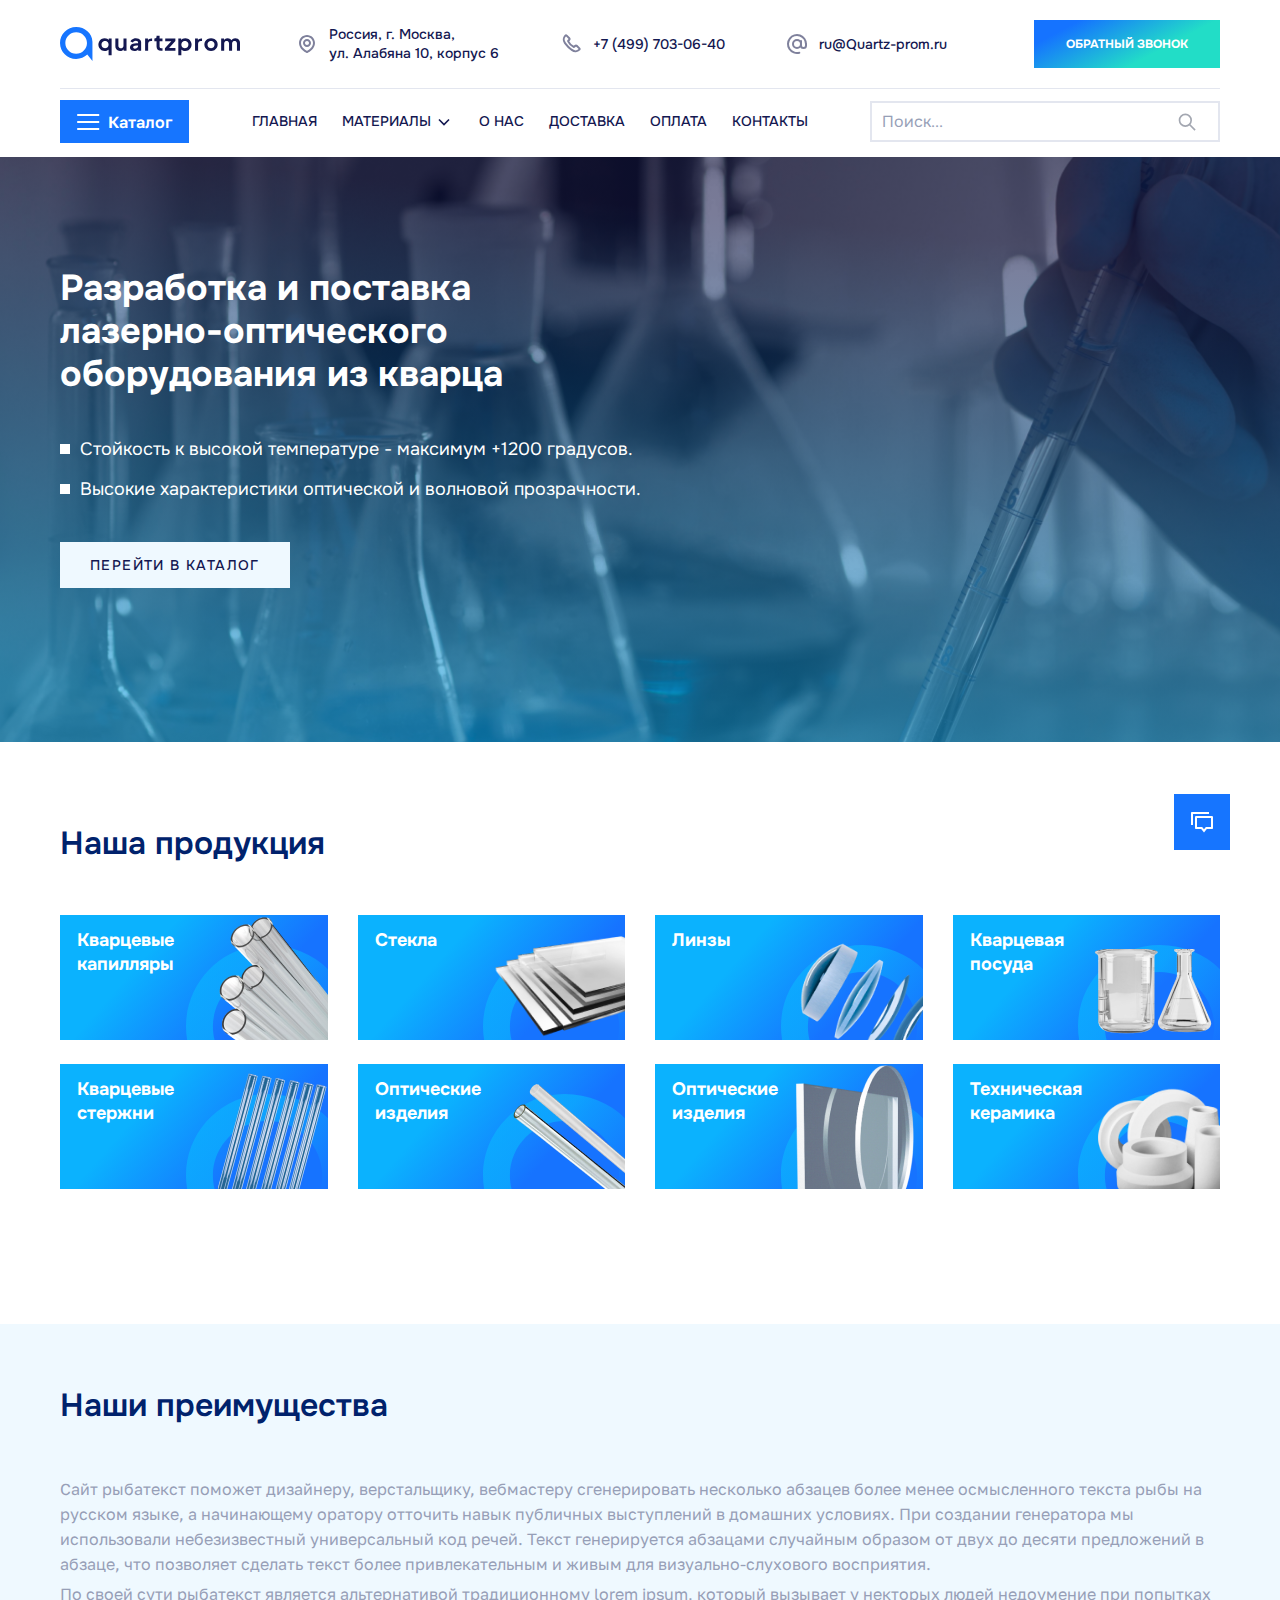
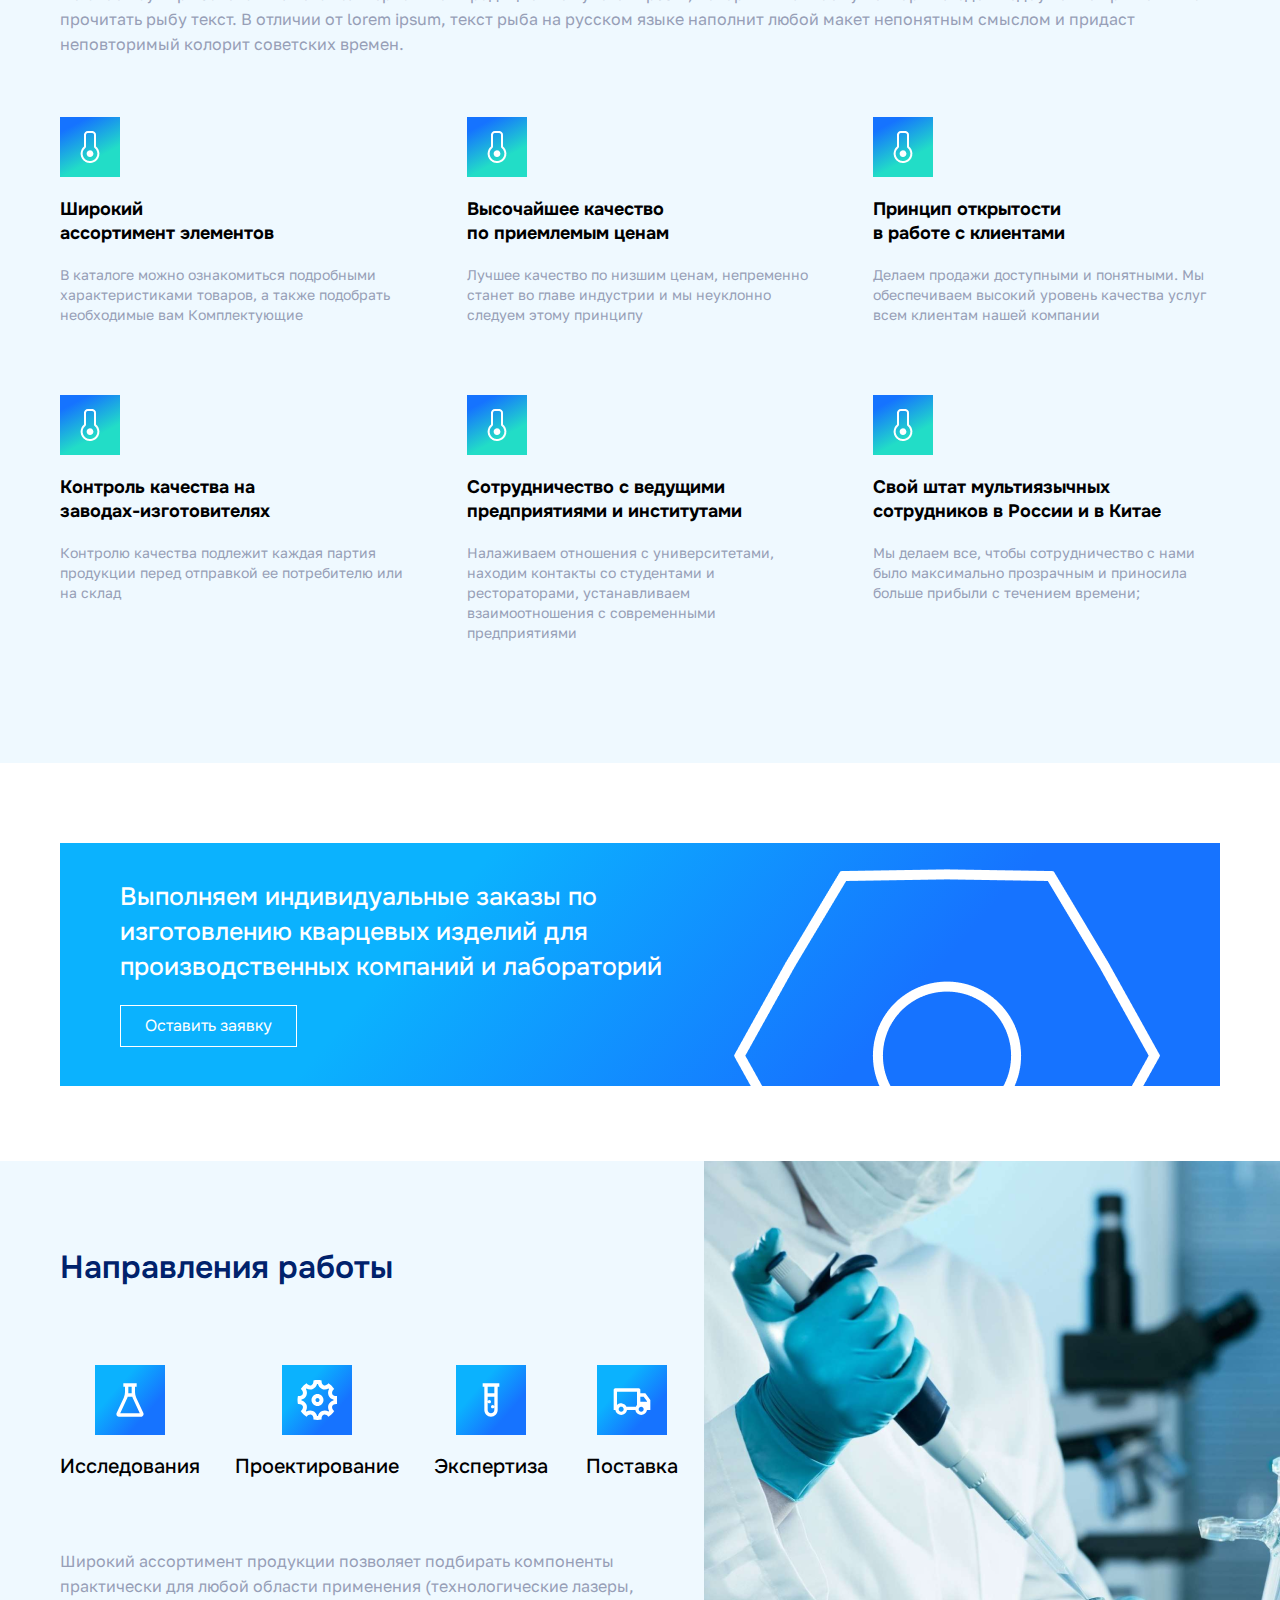
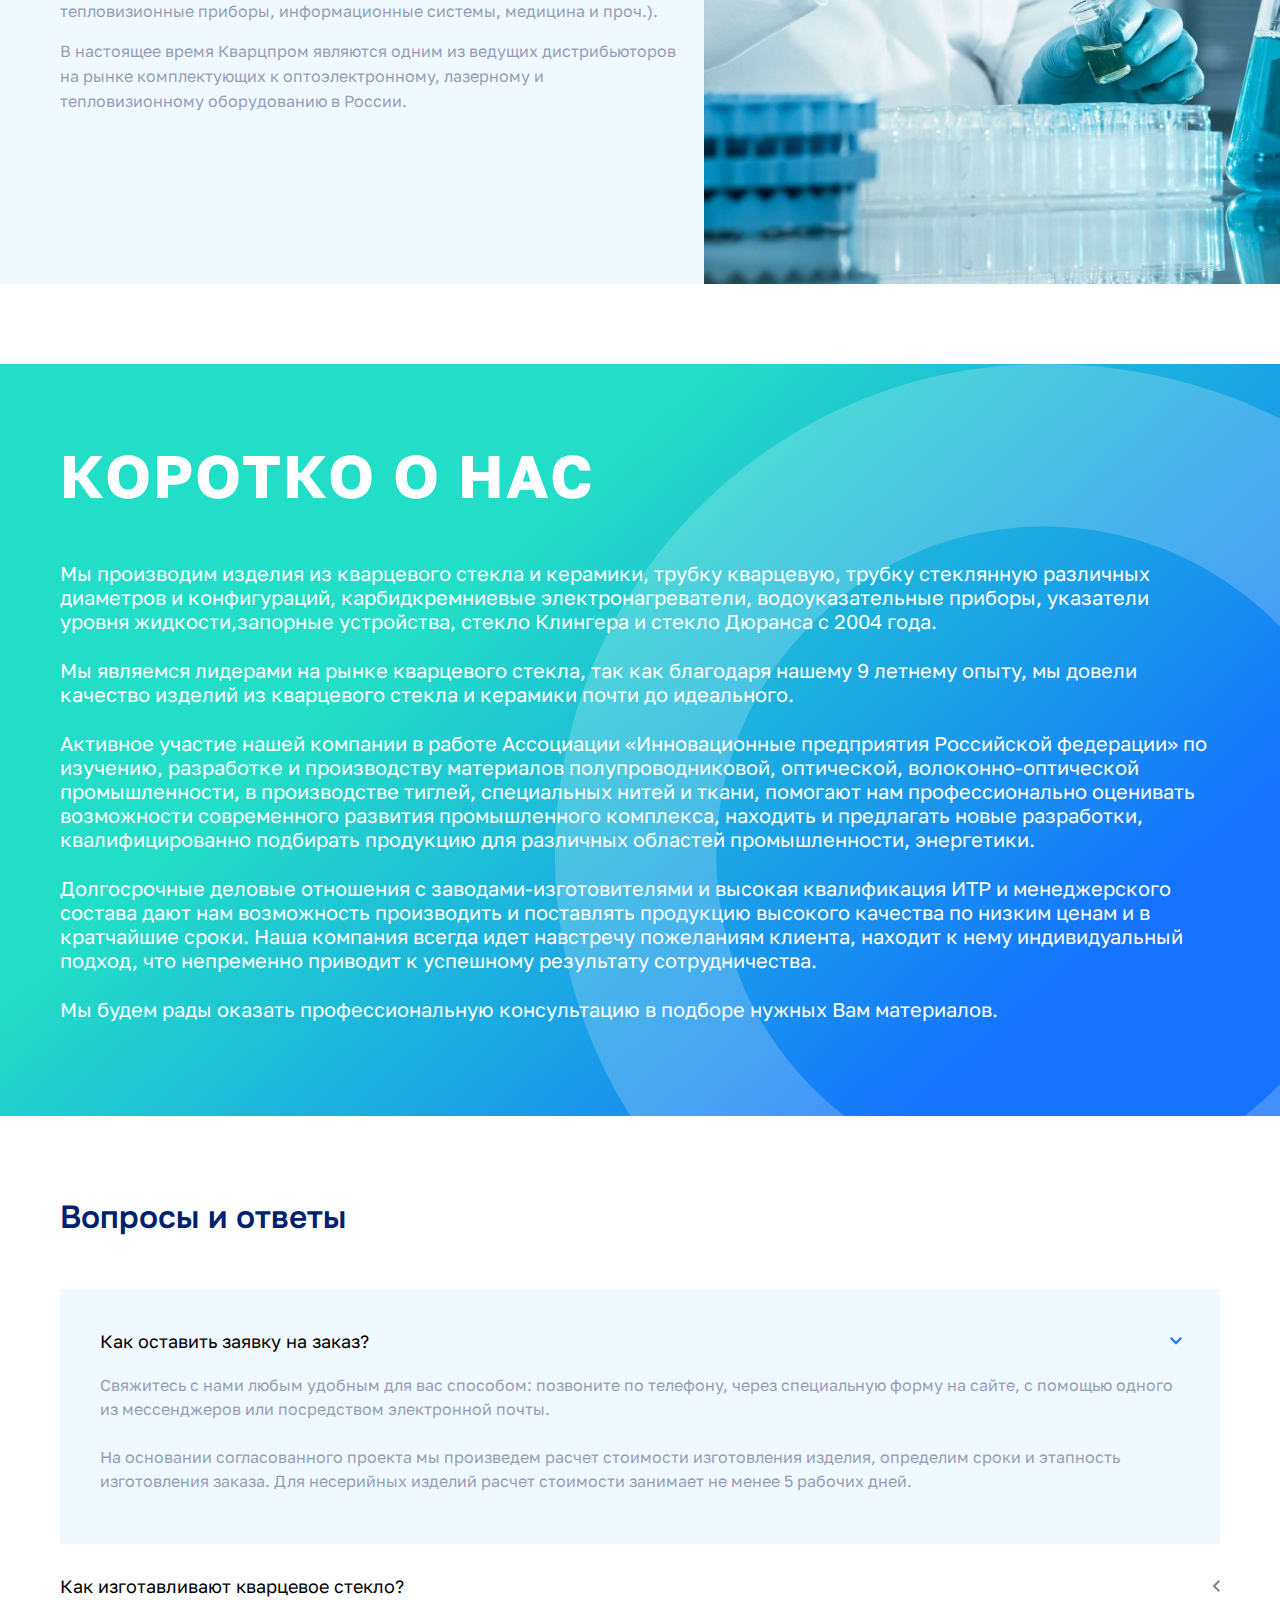
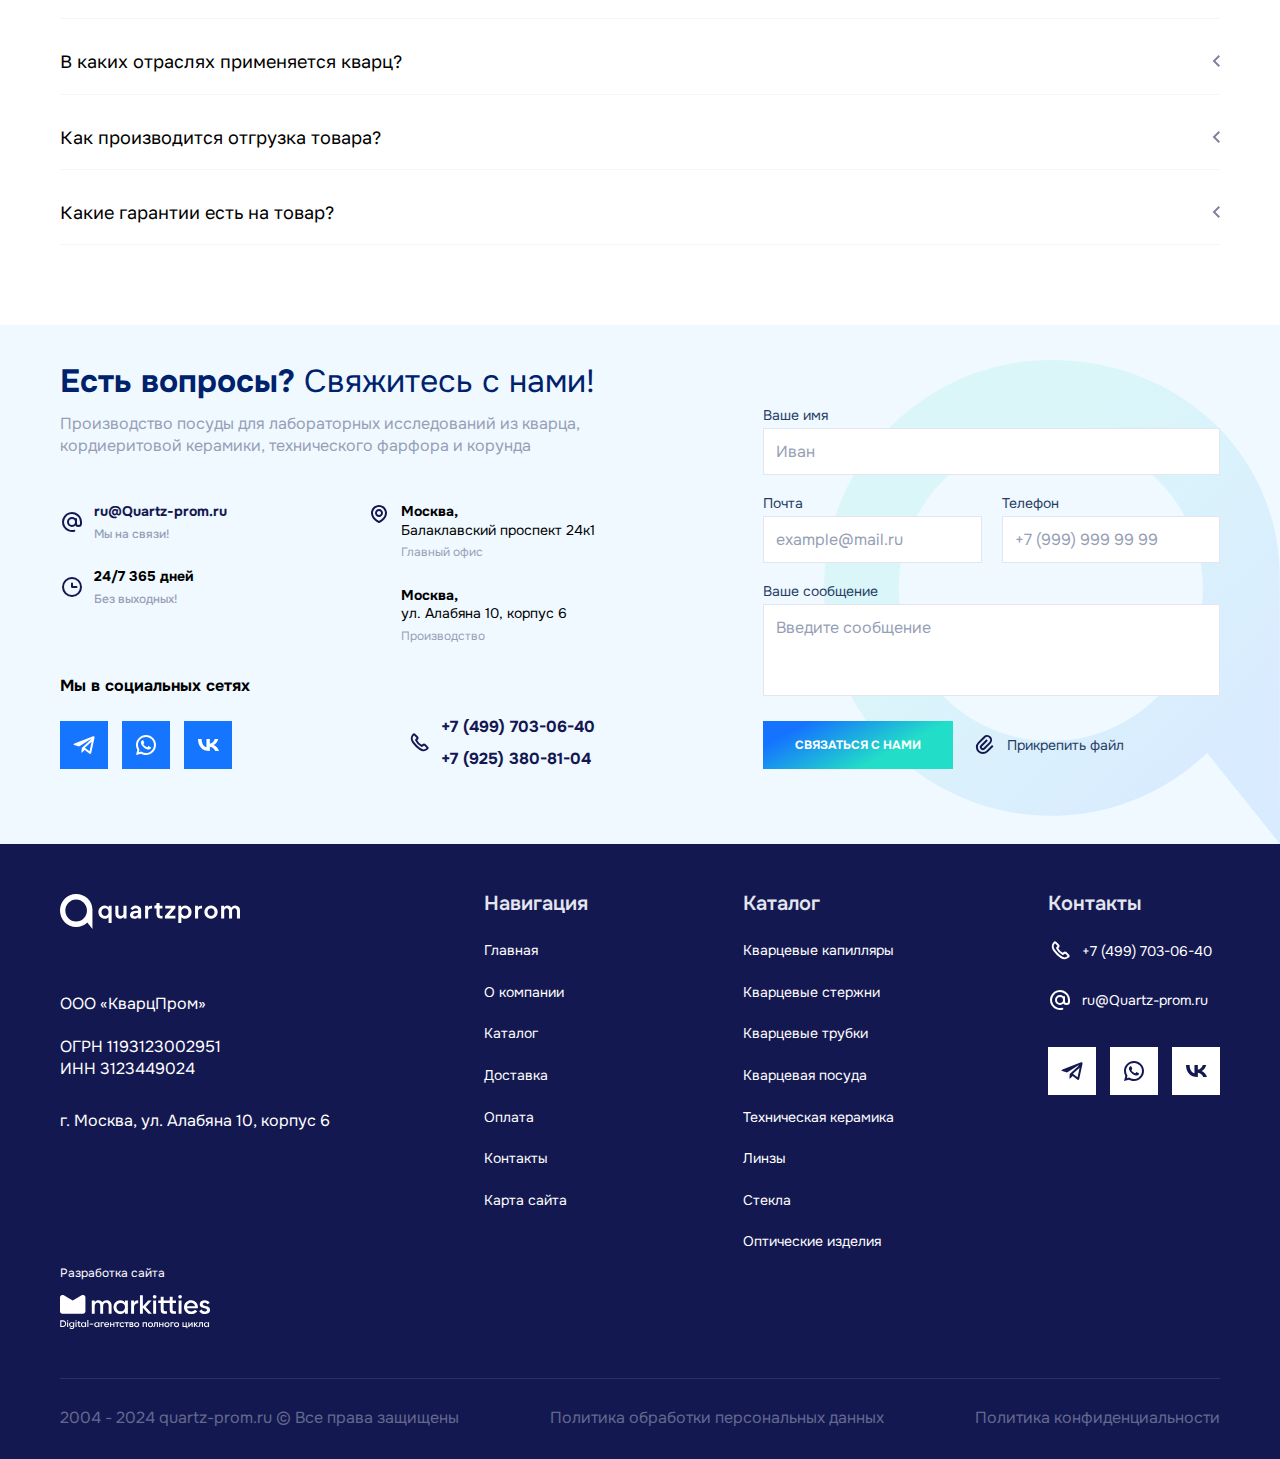
<file: index.html>
<!DOCTYPE html>
<html lang="ru">

<head>

	<meta charset="utf-8">

	<title>Title</title>
	<meta name="description" content="">

	<meta http-equiv="X-UA-Compatible" content="IE=edge">
	<meta name="viewport" content="width=device-width, initial-scale=1, maximum-scale=1">
	<meta name="format-detection" content="telephone=no">

	<meta property="og:image" content="path/to/image.jpg">
	<link rel="shortcut icon" href="img/favicon/favicon.ico" type="image/x-icon">
	<link rel="apple-touch-icon" href="img/favicon/apple-touch-icon.png">
	<link rel="apple-touch-icon" sizes="72x72" href="img/favicon/apple-touch-icon-72x72.png">
	<link rel="apple-touch-icon" sizes="114x114" href="img/favicon/apple-touch-icon-114x114.png">

	<!-- Chrome, Firefox OS and Opera -->
	<meta name="theme-color" content="#E3E6EF">
	<!-- Windows Phone -->
	<meta name="msapplication-navbutton-color" content="#E3E6EF">
	<!-- iOS Safari -->
	<meta name="apple-mobile-web-app-status-bar-style" content="#E3E6EF">

	<link rel="stylesheet" href="css/main.min.css">

</head>

<body>

	<div class="page--wrapper">
		<header class="header">
			<div class="container">
				<div class="row">
					<div class="header--wrapper">
						<div class="header--top">
							<a href="index.html" class="logo"><img src="img/logo.svg" alt="#"></a>
							<ul class="header--social social">
								<li>
									<a href="#" target="_blank">
										<svg class="svg svg--address" xmlns="http://www.w3.org/2000/svg" viewBox="0 0 24 24" fill="none">
											<path d="M12.398 19.804L12.8585 20.6917L12.8585 20.6917L12.398 19.804ZM11.602 19.804L11.1415 20.6917L11.1415 20.6917L11.602 19.804ZM18 11C18 13.1458 16.9079 14.9159 15.545 16.2906C14.183 17.6644 12.6342 18.555 11.9376 18.9163L12.8585 20.6917C13.6448 20.2838 15.397 19.2805 16.9653 17.6987C18.5326 16.1178 20 13.8706 20 11H18ZM12 5C15.3137 5 18 7.68629 18 11H20C20 6.58172 16.4183 3 12 3V5ZM6 11C6 7.68629 8.68629 5 12 5V3C7.58172 3 4 6.58172 4 11H6ZM12.0624 18.9163C11.3658 18.555 9.81702 17.6644 8.45503 16.2906C7.09211 14.9159 6 13.1458 6 11H4C4 13.8706 5.46741 16.1178 7.03474 17.6987C8.60299 19.2805 10.3552 20.2838 11.1415 20.6917L12.0624 18.9163ZM11.9376 18.9163C11.9514 18.9091 11.9733 18.9023 12 18.9023C12.0267 18.9023 12.0486 18.9091 12.0624 18.9163L11.1415 20.6917C11.6831 20.9726 12.3169 20.9726 12.8585 20.6917L11.9376 18.9163ZM14 11C14 12.1046 13.1046 13 12 13V15C14.2091 15 16 13.2091 16 11H14ZM12 9C13.1046 9 14 9.89543 14 11H16C16 8.79086 14.2091 7 12 7V9ZM10 11C10 9.89543 10.8954 9 12 9V7C9.79086 7 8 8.79086 8 11H10ZM12 13C10.8954 13 10 12.1046 10 11H8C8 13.2091 9.79086 15 12 15V13Z" fill="#7F819C"/>
										</svg>
										<span>
											Россия, г. Москва,<br>
											ул. Алабяна 10, корпус 6
										</span>
									</a>
								</li>
								<li>
									<a href="tel:+74997030640" target="_blank">
										<svg class="svg svg--phone" xmlns="http://www.w3.org/2000/svg" viewBox="0 0 24 24" fill="none">
											<path d="M17.7071 13.7071L20.3552 16.3552C20.7113 16.7113 20.7113 17.2887 20.3552 17.6448C18.43 19.57 15.3821 19.7866 13.204 18.153L11.6286 16.9714C9.88504 15.6638 8.33622 14.115 7.02857 12.3714L5.84701 10.796C4.21341 8.61788 4.43001 5.56999 6.35523 3.64477C6.71133 3.28867 7.28867 3.28867 7.64477 3.64477L10.2929 6.29289C10.6834 6.68342 10.6834 7.31658 10.2929 7.70711L9.27175 8.72825C9.10946 8.89054 9.06923 9.13846 9.17187 9.34373C10.3585 11.7171 12.2829 13.6415 14.6563 14.8281C14.8615 14.9308 15.1095 14.8905 15.2717 14.7283L16.2929 13.7071C16.6834 13.3166 17.3166 13.3166 17.7071 13.7071Z" stroke="#7F819C" stroke-width="2"/>
										</svg>
										<span>+7 (499) 703-06-40</span>
									</a>
								</li>
								<li>
									<a href="mailto:ru@Quartz-prom.ru" target="_blank">
										<svg class="svg svg--mail" xmlns="http://www.w3.org/2000/svg" viewBox="0 0 24 24" fill="none">
											<path d="M21 12C21 10.1195 20.411 8.28625 19.3156 6.7577C18.2203 5.22915 16.6736 4.08209 14.893 3.47763C13.1123 2.87316 11.187 2.84166 9.38744 3.38754C7.58792 3.93341 6.00459 5.02925 4.85982 6.52115C3.71505 8.01304 3.06635 9.82604 3.00482 11.7055C2.94329 13.585 3.47203 15.4366 4.51677 17.0001C5.56152 18.5637 7.06979 19.7608 8.82975 20.4232C10.5897 21.0856 12.513 21.18 14.3294 20.6933" stroke="#7F819C" stroke-width="2" stroke-linecap="round"/>
											<circle cx="12" cy="12" r="4" stroke="#7F819C" stroke-width="2"/>
											<path d="M16 9V13.5C16 14.8807 17.1193 16 18.5 16V16C19.8807 16 21 14.8807 21 13.5V12" stroke="#7F819C" stroke-width="2" stroke-linecap="round"/>
										</svg>
										<span>ru@Quartz-prom.ru</span>
									</a>
								</li>
							</ul>
							<button class="button button--maingradient modal--open">
								<span>Обратный звонок</span>
							</button>
							<button class="search--button">
								<svg xmlns="http://www.w3.org/2000/svg" width="20" height="20" viewBox="0 0 20 20" fill="none">
									<path fill-rule="evenodd" clip-rule="evenodd" d="M8.33317 3.33341C5.57175 3.33341 3.33317 5.57199 3.33317 8.33342C3.33317 11.0948 5.57175 13.3334 8.33317 13.3334C11.0946 13.3334 13.3332 11.0948 13.3332 8.33342C13.3332 5.57199 11.0946 3.33341 8.33317 3.33341ZM1.6665 8.33342C1.6665 4.65152 4.65127 1.66675 8.33317 1.66675C12.0151 1.66675 14.9998 4.65152 14.9998 8.33342C14.9998 12.0153 12.0151 15.0001 8.33317 15.0001C4.65127 15.0001 1.6665 12.0153 1.6665 8.33342Z" fill="#A3A7B1"></path>
									<path fill-rule="evenodd" clip-rule="evenodd" d="M11.9106 11.9108C12.236 11.5854 12.7637 11.5854 13.0891 11.9108L18.6784 17.5001L17.4998 18.6786L11.9106 13.0893C11.5851 12.7639 11.5851 12.2363 11.9106 11.9108Z" fill="#A3A7B1"></path>
								</svg>
							</button>
							<button class="menu--burger">
								<strong>Меню</strong>
								<div class="menu--burger__wrapper">
									<span></span><span></span><span></span>
								</div>
							</button>
						</div>
						<div class="header--bottom">
							<div class="header--bottom__catalog">
								<button class="button button--catalog">
									<div class="burger">
										<span></span>
										<span></span>
										<span></span>
									</div>
									<span>каталог</span>
								</button>
								<nav class="header--bottom__nav catalog--nav">
									<ul>
										<li>
											<a href="#">Стекла</a>
											<ul>
												<li><a href="catalog-type.html">Оптические клинья</a></li>
												<li><a href="catalog-type.html">Прямоугольные призмы</a></li>
												<li><a href="catalog-type.html">Оптические окна</a></li>
											</ul>
										</li>
										<li>
											<a href="#">Кварцевые стержни</a>
											<ul>
												<li><a href="catalog-type.html">Оптические клинья</a></li>
												<li><a href="catalog-type.html">Прямоугольные призмы</a></li>
												<li><a href="catalog-type.html">Оптические окна</a></li>
											</ul>
										</li>
										<li>
											<a href="#">Кварцевые трубки</a>
											<ul>
												<li><a href="catalog-type.html">Оптические клинья</a></li>
												<li><a href="catalog-type.html">Прямоугольные призмы</a></li>
												<li><a href="catalog-type.html">Оптические окна</a></li>
											</ul>
										</li>
										<li>
											<a href="#">Оптические изделия</a>
											<ul>
												<li><a href="catalog-type.html">Оптические клинья</a></li>
												<li><a href="catalog-type.html">Прямоугольные призмы</a></li>
												<li><a href="catalog-type.html">Оптические окна</a></li>
											</ul>
										</li>
										<li>
											<a href="#">Оптические изделия</a>
											<ul>
												<li><a href="catalog-type.html">Оптические клинья</a></li>
												<li><a href="catalog-type.html">Прямоугольные призмы</a></li>
												<li><a href="catalog-type.html">Оптические окна</a></li>
											</ul>
										</li>
										<li>
											<a href="#">Кварцевые стержни</a>
											<ul>
												<li><a href="catalog-type.html">Оптические клинья</a></li>
												<li><a href="catalog-type.html">Прямоугольные призмы</a></li>
												<li><a href="catalog-type.html">Оптические окна</a></li>
											</ul>
										</li>
										<li>
											<a href="#">Оптические изделия</a>
											<ul>
												<li><a href="catalog-type.html">Оптические клинья</a></li>
												<li><a href="catalog-type.html">Прямоугольные призмы</a></li>
												<li><a href="catalog-type.html">Оптические окна</a></li>
											</ul>
										</li>
										<li>
											<a href="#">Техническая керамика</a>
											<ul>
												<li><a href="catalog-type.html">Оптические клинья</a></li>
												<li><a href="catalog-type.html">Прямоугольные призмы</a></li>
												<li><a href="catalog-type.html">Оптические окна</a></li>
											</ul>
										</li>
									</ul>
								</nav>
							</div>
							<nav class="menu">
								<ul class="list">
									<li><a href="index.html">Главная</a></li>
									<li class="menu-item-has-children">
										<a href="catalog-materials.html">Материалы</a>
										<ul>
											<li><a href="catalog-material.html">BaF2</a></li>
											<li><a href="catalog-material.html">CaF2</a></li>
											<li><a href="catalog-material.html">MgF2</a></li>
											<li><a href="catalog-material.html">ZnSe</a></li>
											<li><a href="catalog-material.html">ZnS</a></li>
											<li><a href="catalog-material.html">Ge</a></li>
											<li><a href="catalog-material.html">К8, ЛК5, ТФ10</a></li>
											<li><a href="catalog-material.html">Кварцевое стекло КУ-1, КУ-2, КВ, КИ</a></li>
										</ul>
									</li>
									<li><a href="about.html">О нас</a></li>
									<li><a href="delivery.html">Доставка</a></li>
									<li><a href="payment.html">Оплата</a></li>
									<li><a href="contacts.html">Контакты</a></li>
								</ul>
							</nav>
							<form role="search" method="get" id="searchform" class="search search-form" action="#">
								<input class="search-field" type="search" name="s" value="" placeholder="Поиск...">
								<input class="search-submit" type="submit" id="searchsubmit" value="">
							</form>
						</div>
					</div>
				</div>
			</div>
		</header>

		<main class="main">
			<section class="main--header section" style="background-image: url(img/main/close-up-hand-holding-lab-pipette.png);">
				<div class="container">
					<div class="row">
						<div class="main--header__text">
							<h1 class="h1">Разработка и поставка<br> лазерно-оптического<br> оборудования из кварца</h1>
							<ul>
								<li>Стойкость к высокой температуре - максимум +1200 градусов.</li>
								<li>Высокие характеристики оптической и волновой прозрачности.</li>
							</ul>
							<a href="catalog.html" class="button button--white"><span>Перейти в каталог</span></a>
						</div>
					</div>
				</div>
			</section>
			<section class="main--production section">
				<div class="container">
					<div class="row">
						<h2 class="h2">Наша продукция</h2>
						<div class="main--production__wrapper">
							<a href="catalog-inner.html" class="main--production__item">
								<h3 class="h3">
									<span>Кварцевые<br> капилляры</span>
									<span class="more">
										Подробнее
										<svg xmlns="http://www.w3.org/2000/svg" width="21" height="20" viewBox="0 0 21 20" fill="none">
											<path d="M8 5L13 10L8 15" stroke="white" stroke-width="2"/>
										</svg>
									</span>
								</h3>
								<div class="main--production__image">
									<img src="img/main/products/1.png" alt="#">
								</div>
								<svg class="main--production__logo" xmlns="http://www.w3.org/2000/svg" width="142" height="95" viewBox="0 0 142 95" fill="none">
									<path d="M163.878 79.1344V74.8733C162.319 31.2891 125.607 0 81.5732 0C36.63 0 0 36.5796 0 81.461C0 126.342 36.63 162.922 81.5732 162.922C103.395 162.922 123.139 154.361 137.817 140.481L164 173L163.878 86.4391C164.008 84.8825 163.878 83.2556 163.878 81.5693C163.878 81.3099 163.878 79.5236 163.878 79.1344ZM81.5732 136.201C51.4379 136.201 26.888 111.685 26.888 81.5908C26.888 51.4969 51.4379 26.9807 81.5732 26.9807C111.709 26.9807 136.258 51.4969 136.258 81.5908C136.258 111.685 111.709 136.201 81.5732 136.201Z" fill="url(#paint0_linear_198_491)"/>
									<defs>
										<linearGradient id="paint0_linear_198_491" x1="5.86747e-06" y1="119.416" x2="73.0555" y2="179.49" gradientUnits="userSpaceOnUse">
											<stop stop-color="#0BB2FE"/>
											<stop offset="1" stop-color="#1673FF"/>
										</linearGradient>
									</defs>
								</svg>
							</a>
							<a href="catalog-inner.html" class="main--production__item">
								<h3 class="h3">
									<span>Стекла</span>
									<span class="more">
										Подробнее
										<svg xmlns="http://www.w3.org/2000/svg" width="21" height="20" viewBox="0 0 21 20" fill="none">
											<path d="M8 5L13 10L8 15" stroke="white" stroke-width="2"/>
										</svg>
									</span>
								</h3>
								<div class="main--production__image">
									<img src="img/main/products/2.png" alt="#">
								</div>
								<svg class="main--production__logo" xmlns="http://www.w3.org/2000/svg" width="142" height="95" viewBox="0 0 142 95" fill="none">
									<path d="M163.878 79.1344V74.8733C162.319 31.2891 125.607 0 81.5732 0C36.63 0 0 36.5796 0 81.461C0 126.342 36.63 162.922 81.5732 162.922C103.395 162.922 123.139 154.361 137.817 140.481L164 173L163.878 86.4391C164.008 84.8825 163.878 83.2556 163.878 81.5693C163.878 81.3099 163.878 79.5236 163.878 79.1344ZM81.5732 136.201C51.4379 136.201 26.888 111.685 26.888 81.5908C26.888 51.4969 51.4379 26.9807 81.5732 26.9807C111.709 26.9807 136.258 51.4969 136.258 81.5908C136.258 111.685 111.709 136.201 81.5732 136.201Z" fill="url(#paint0_linear_198_492)"/>
									<defs>
										<linearGradient id="paint0_linear_198_492" x1="5.86747e-06" y1="119.416" x2="73.0555" y2="179.49" gradientUnits="userSpaceOnUse">
											<stop stop-color="#0BB2FE"/>
											<stop offset="1" stop-color="#1673FF"/>
										</linearGradient>
									</defs>
								</svg>
							</a>
							<a href="catalog-inner.html" class="main--production__item">
								<h3 class="h3">
									<span>Линзы</span>
									<span class="more">
										Подробнее
										<svg xmlns="http://www.w3.org/2000/svg" width="21" height="20" viewBox="0 0 21 20" fill="none">
											<path d="M8 5L13 10L8 15" stroke="white" stroke-width="2"/>
										</svg>
									</span>
								</h3>
								<div class="main--production__image">
									<img src="img/main/products/3.png" alt="#">
								</div>
								<svg class="main--production__logo" xmlns="http://www.w3.org/2000/svg" width="142" height="95" viewBox="0 0 142 95" fill="none">
									<path d="M163.878 79.1344V74.8733C162.319 31.2891 125.607 0 81.5732 0C36.63 0 0 36.5796 0 81.461C0 126.342 36.63 162.922 81.5732 162.922C103.395 162.922 123.139 154.361 137.817 140.481L164 173L163.878 86.4391C164.008 84.8825 163.878 83.2556 163.878 81.5693C163.878 81.3099 163.878 79.5236 163.878 79.1344ZM81.5732 136.201C51.4379 136.201 26.888 111.685 26.888 81.5908C26.888 51.4969 51.4379 26.9807 81.5732 26.9807C111.709 26.9807 136.258 51.4969 136.258 81.5908C136.258 111.685 111.709 136.201 81.5732 136.201Z" fill="url(#paint0_linear_198_493)"/>
									<defs>
										<linearGradient id="paint0_linear_198_493" x1="5.86747e-06" y1="119.416" x2="73.0555" y2="179.49" gradientUnits="userSpaceOnUse">
											<stop stop-color="#0BB2FE"/>
											<stop offset="1" stop-color="#1673FF"/>
										</linearGradient>
									</defs>
								</svg>
							</a>
							<a href="catalog-inner.html" class="main--production__item">
								<h3 class="h3">
									<span>Кварцевая<br> посуда</span>
									<span class="more">
										Подробнее
										<svg xmlns="http://www.w3.org/2000/svg" width="21" height="20" viewBox="0 0 21 20" fill="none">
											<path d="M8 5L13 10L8 15" stroke="white" stroke-width="2"/>
										</svg>
									</span>
								</h3>
								<div class="main--production__image">
									<img src="img/main/products/4.png" alt="#">
								</div>
								<svg class="main--production__logo" xmlns="http://www.w3.org/2000/svg" width="142" height="95" viewBox="0 0 142 95" fill="none">
									<path d="M163.878 79.1344V74.8733C162.319 31.2891 125.607 0 81.5732 0C36.63 0 0 36.5796 0 81.461C0 126.342 36.63 162.922 81.5732 162.922C103.395 162.922 123.139 154.361 137.817 140.481L164 173L163.878 86.4391C164.008 84.8825 163.878 83.2556 163.878 81.5693C163.878 81.3099 163.878 79.5236 163.878 79.1344ZM81.5732 136.201C51.4379 136.201 26.888 111.685 26.888 81.5908C26.888 51.4969 51.4379 26.9807 81.5732 26.9807C111.709 26.9807 136.258 51.4969 136.258 81.5908C136.258 111.685 111.709 136.201 81.5732 136.201Z" fill="url(#paint0_linear_198_494)"/>
									<defs>
										<linearGradient id="paint0_linear_198_494" x1="5.86747e-06" y1="119.416" x2="73.0555" y2="179.49" gradientUnits="userSpaceOnUse">
											<stop stop-color="#0BB2FE"/>
											<stop offset="1" stop-color="#1673FF"/>
										</linearGradient>
									</defs>
								</svg>
							</a>
							<a href="catalog-inner.html" class="main--production__item">
								<h3 class="h3">
									<span>Кварцевые<br> стержни</span>
									<span class="more">
										Подробнее
										<svg xmlns="http://www.w3.org/2000/svg" width="21" height="20" viewBox="0 0 21 20" fill="none">
											<path d="M8 5L13 10L8 15" stroke="white" stroke-width="2"/>
										</svg>
									</span>
								</h3>
								<div class="main--production__image">
									<img src="img/main/products/5.png" alt="#">
								</div>
								<svg class="main--production__logo" xmlns="http://www.w3.org/2000/svg" width="142" height="95" viewBox="0 0 142 95" fill="none">
									<path d="M163.878 79.1344V74.8733C162.319 31.2891 125.607 0 81.5732 0C36.63 0 0 36.5796 0 81.461C0 126.342 36.63 162.922 81.5732 162.922C103.395 162.922 123.139 154.361 137.817 140.481L164 173L163.878 86.4391C164.008 84.8825 163.878 83.2556 163.878 81.5693C163.878 81.3099 163.878 79.5236 163.878 79.1344ZM81.5732 136.201C51.4379 136.201 26.888 111.685 26.888 81.5908C26.888 51.4969 51.4379 26.9807 81.5732 26.9807C111.709 26.9807 136.258 51.4969 136.258 81.5908C136.258 111.685 111.709 136.201 81.5732 136.201Z" fill="url(#paint0_linear_198_495)"/>
									<defs>
										<linearGradient id="paint0_linear_198_495" x1="5.86747e-06" y1="119.416" x2="73.0555" y2="179.49" gradientUnits="userSpaceOnUse">
											<stop stop-color="#0BB2FE"/>
											<stop offset="1" stop-color="#1673FF"/>
										</linearGradient>
									</defs>
								</svg>
							</a>
							<a href="catalog-inner.html" class="main--production__item">
								<h3 class="h3">
									<span>Оптические<br> изделия</span>
									<span class="more">
										Подробнее
										<svg xmlns="http://www.w3.org/2000/svg" width="21" height="20" viewBox="0 0 21 20" fill="none">
											<path d="M8 5L13 10L8 15" stroke="white" stroke-width="2"/>
										</svg>
									</span>
								</h3>
								<div class="main--production__image">
									<img src="img/main/products/6.png" alt="#">
								</div>
								<svg class="main--production__logo" xmlns="http://www.w3.org/2000/svg" width="142" height="95" viewBox="0 0 142 95" fill="none">
									<path d="M163.878 79.1344V74.8733C162.319 31.2891 125.607 0 81.5732 0C36.63 0 0 36.5796 0 81.461C0 126.342 36.63 162.922 81.5732 162.922C103.395 162.922 123.139 154.361 137.817 140.481L164 173L163.878 86.4391C164.008 84.8825 163.878 83.2556 163.878 81.5693C163.878 81.3099 163.878 79.5236 163.878 79.1344ZM81.5732 136.201C51.4379 136.201 26.888 111.685 26.888 81.5908C26.888 51.4969 51.4379 26.9807 81.5732 26.9807C111.709 26.9807 136.258 51.4969 136.258 81.5908C136.258 111.685 111.709 136.201 81.5732 136.201Z" fill="url(#paint0_linear_198_496)"/>
									<defs>
										<linearGradient id="paint0_linear_198_496" x1="5.86747e-06" y1="119.416" x2="73.0555" y2="179.49" gradientUnits="userSpaceOnUse">
											<stop stop-color="#0BB2FE"/>
											<stop offset="1" stop-color="#1673FF"/>
										</linearGradient>
									</defs>
								</svg>
							</a>
							<a href="catalog-inner.html" class="main--production__item">
								<h3 class="h3">
									<span>Оптические<br> изделия</span>
									<span class="more">
										Подробнее
										<svg xmlns="http://www.w3.org/2000/svg" width="21" height="20" viewBox="0 0 21 20" fill="none">
											<path d="M8 5L13 10L8 15" stroke="white" stroke-width="2"/>
										</svg>
									</span>
								</h3>
								<div class="main--production__image">
									<img src="img/main/products/7.png" alt="#">
								</div>
								<svg class="main--production__logo" xmlns="http://www.w3.org/2000/svg" width="142" height="95" viewBox="0 0 142 95" fill="none">
									<path d="M163.878 79.1344V74.8733C162.319 31.2891 125.607 0 81.5732 0C36.63 0 0 36.5796 0 81.461C0 126.342 36.63 162.922 81.5732 162.922C103.395 162.922 123.139 154.361 137.817 140.481L164 173L163.878 86.4391C164.008 84.8825 163.878 83.2556 163.878 81.5693C163.878 81.3099 163.878 79.5236 163.878 79.1344ZM81.5732 136.201C51.4379 136.201 26.888 111.685 26.888 81.5908C26.888 51.4969 51.4379 26.9807 81.5732 26.9807C111.709 26.9807 136.258 51.4969 136.258 81.5908C136.258 111.685 111.709 136.201 81.5732 136.201Z" fill="url(#paint0_linear_198_497)"/>
									<defs>
										<linearGradient id="paint0_linear_198_497" x1="5.86747e-06" y1="119.416" x2="73.0555" y2="179.49" gradientUnits="userSpaceOnUse">
											<stop stop-color="#0BB2FE"/>
											<stop offset="1" stop-color="#1673FF"/>
										</linearGradient>
									</defs>
								</svg>
							</a>
							<a href="catalog-inner.html" class="main--production__item">
								<h3 class="h3">
									<span>Техническая<br> керамика</span>
									<span class="more">
										Подробнее
										<svg xmlns="http://www.w3.org/2000/svg" width="21" height="20" viewBox="0 0 21 20" fill="none">
											<path d="M8 5L13 10L8 15" stroke="white" stroke-width="2"/>
										</svg>
									</span>
								</h3>
								<div class="main--production__image">
									<img src="img/main/products/8.png" alt="#">
								</div>
								<svg class="main--production__logo" xmlns="http://www.w3.org/2000/svg" width="142" height="95" viewBox="0 0 142 95" fill="none">
									<path d="M163.878 79.1344V74.8733C162.319 31.2891 125.607 0 81.5732 0C36.63 0 0 36.5796 0 81.461C0 126.342 36.63 162.922 81.5732 162.922C103.395 162.922 123.139 154.361 137.817 140.481L164 173L163.878 86.4391C164.008 84.8825 163.878 83.2556 163.878 81.5693C163.878 81.3099 163.878 79.5236 163.878 79.1344ZM81.5732 136.201C51.4379 136.201 26.888 111.685 26.888 81.5908C26.888 51.4969 51.4379 26.9807 81.5732 26.9807C111.709 26.9807 136.258 51.4969 136.258 81.5908C136.258 111.685 111.709 136.201 81.5732 136.201Z" fill="url(#paint0_linear_198_498)"/>
									<defs>
										<linearGradient id="paint0_linear_198_498" x1="5.86747e-06" y1="119.416" x2="73.0555" y2="179.49" gradientUnits="userSpaceOnUse">
											<stop stop-color="#0BB2FE"/>
											<stop offset="1" stop-color="#1673FF"/>
										</linearGradient>
									</defs>
								</svg>
							</a>
						</div>
					</div>
				</div>
			</section>
			<section class="main--advantages section">
				<div class="container">
					<div class="row">
						<h2 class="h2">Наши преимущества</h2>
						<div class="main--advantages__text text-gray text-16 text-golos">
							<p>
								Сайт рыбатекст поможет дизайнеру, верстальщику, вебмастеру сгенерировать несколько абзацев более менее осмысленного
								текста рыбы на русском языке, а начинающему оратору отточить навык публичных выступлений в домашних условиях. При
								создании генератора мы использовали небезизвестный универсальный код речей. Текст генерируется абзацами случайным
								образом от двух до десяти предложений в абзаце, что позволяет сделать текст более привлекательным и живым для
								визуально-слухового восприятия.
							</p>
							<p>
								По своей сути рыбатекст является альтернативой традиционному lorem ipsum, который вызывает у некторых людей
								недоумение при попытках прочитать рыбу текст. В отличии от lorem ipsum, текст рыба на русском языке наполнит любой
								макет непонятным смыслом и придаст неповторимый колорит советских времен.
							</p>
						</div>
						<div class="main--advantages__list">
							<div class="main--advantages__item">
								<div class="main--advantages__icon">
									<img src="img/main/adv.png" alt="#">
								</div>
								<div class="h3">Широкий<br> ассортимент элементов</div>
								<div class="text-14 text-gray text-golos">
									В каталоге можно ознакомиться подробными характеристиками товаров, а также подобрать необходимые вам Комплектующие
								</div>
							</div>
							<div class="main--advantages__item">
								<div class="main--advantages__icon">
									<img src="img/main/adv.png" alt="#">
								</div>
								<div class="h3">Высочайшее качество<br> по приемлемым ценам</div>
								<div class="text-14 text-gray text-golos">
									Лучшее качество по низшим ценам, непременно станет во главе индустрии и мы неуклонно следуем этому принципу
								</div>
							</div>
							<div class="main--advantages__item">
								<div class="main--advantages__icon">
									<img src="img/main/adv.png" alt="#">
								</div>
								<div class="h3">Принцип открытости<br> в работе с клиентами</div>
								<div class="text-14 text-gray text-golos">
									Делаем продажи доступными и понятными.
									Мы обеспечиваем высокий уровень качества услуг всем клиентам нашей компании
								</div>
							</div>
							<div class="main--advantages__item">
								<div class="main--advantages__icon">
									<img src="img/main/adv.png" alt="#">
								</div>
								<div class="h3">Контроль качества на<br> заводах-изготовителях</div>
								<div class="text-14 text-gray text-golos">
									Контролю качества подлежит каждая партия продукции перед отправкой ее потребителю или на склад
								</div>
							</div>
							<div class="main--advantages__item">
								<div class="main--advantages__icon">
									<img src="img/main/adv.png" alt="#">
								</div>
								<div class="h3">Сотрудничество с ведущими<br> предприятиями и институтами</div>
								<div class="text-14 text-gray text-golos">
									Налаживаем отношения с университетами, находим контакты со студентами и рестораторами, устанавливаем взаимоотношения с современными предприятиями
								</div>
							</div>
							<div class="main--advantages__item">
								<div class="main--advantages__icon">
									<img src="img/main/adv.png" alt="#">
								</div>
								<div class="h3">Свой штат мультиязычных<br> сотрудников в России и в Китае</div>
								<div class="text-14 text-gray text-golos">
									Мы делаем все, чтобы сотрудничество с нами было максимально прозрачным и приносила больше прибыли с течением времени;
								</div>
							</div>
						</div>
					</div>
				</div>
			</section>
			<div class="banner banner--individual">
				<div class="container">
					<div class="row">
						<div class="banner--wrapper">
							<div class="banner--left">
								<h2 class="h2">
									Выполняем индивидуальные заказы по<br> изготовлению кварцевых изделий для<br> производственных компаний и лабораторий
								</h2>
								<button class="button button--whiteBD modal--open">Оставить заявку</button>
							</div>
							<div class="banner--right">
								<img src="img/main/banner-star.png" alt="#">
							</div>
						</div>
					</div>
				</div>
			</div>
			<section class="main--management section">
				<div class="container">
					<div class="row">
						<div class="main--management__wrapper">
							<div class="main--management__left">
								<h2 class="h2">Направления работы</h2>
								<div class="main--management__list">
									<div class="main--management__item">
										<div class="icon">
											<img src="img/main/management/flask-line.svg">
										</div>
										<span class="text-20">Исследования</span>
									</div>
									<div class="main--management__item">
										<div class="icon">
											<img src="img/main/management/Vector.svg">
										</div>
										<span class="text-20">Проектирование</span>
									</div>
									<div class="main--management__item">
										<div class="icon">
											<img src="img/main/management/test-tube-line.svg">
										</div>
										<span class="text-20">Экспертиза</span>
									</div>
									<div class="main--management__item">
										<div class="icon">
											<img src="img/main/management/truck-line.svg">
										</div>
										<span class="text-20">Поставка</span>
									</div>
								</div>
								<div class="main--management__text text-16 text-gray text-golos">
									<p>
										Широкий ассортимент продукции позволяет подбирать компоненты практически для любой области применения
										(технологические лазеры, тепловизионные приборы, информационные системы, медицина и проч.).
									</p>
									<p>
										В настоящее время Кварцпром являются одним из ведущих дистрибьюторов на рынке комплектующих к оптоэлектронному,
										лазерному и тепловизионному оборудованию в России.
									</p>
								</div>
							</div>
							<div class="main--management__right">
								<img src="img/main/management/nationalLab-1 1.png" alt="#">
							</div>
						</div>
					</div>
				</div>
			</section>
			<section class="main--about section">
				<div class="container">
					<div class="row">
						<h2 class="h1">Коротко о нас</h2>
						<div class="main--about__text text-white text-golos text-20">
							<p>
								Мы производим изделия из кварцевого стекла и керамики, трубку кварцевую, трубку стеклянную различных диаметров и
								конфигураций, карбидкремниевые электронагреватели, водоуказательные приборы, указатели уровня жидкости,запорные
								устройства, стекло Клингера и стекло Дюранса с 2004 года.
							</p>
							<p>
								Мы являемся лидерами на рынке кварцевого стекла, так как благодаря нашему 9 летнему опыту, мы довели качество изделий
								из кварцевого стекла и керамики почти до идеального.
							</p>
							<p>
								Активное участие нашей компании в работе Ассоциации «Инновационные предприятия Российской федерации» по изучению,
								разработке и производству материалов полупроводниковой, оптической, волоконно-оптической промышленности, в
								производстве тиглей, специальных нитей и ткани, помогают нам профессионально оценивать возможности современного
								развития промышленного комплекса, находить и предлагать новые разработки, квалифицированно подбирать продукцию для
								различных областей промышленности, энергетики.
							</p>
							<p>
								Долгосрочные деловые отношения с заводами-изготовителями и высокая квалификация ИТР и менеджерского состава дают нам
								возможность производить и поставлять продукцию высокого качества по низким ценам и в кратчайшие сроки. Наша компания
								всегда идет навстречу пожеланиям клиента, находит к нему индивидуальный подход, что непременно приводит к успешному
								результату сотрудничества.
							</p>
							<p>
								Мы будем рады оказать профессиональную консультацию в подборе нужных Вам материалов.
							</p>
						</div>
					</div>
				</div>
			</section>
			<section class="main--faq section">
				<div class="container">
					<div class="row">
						<h2 class="h2">Вопросы и ответы</h2>
						<div class="main--faq__list">
							<div class="main--faq__item">
								<div class="main--faq__item--button text-golos text-18">
									<span>Как оставить заявку на заказ?</span>
									<svg xmlns="http://www.w3.org/2000/svg" width="8" height="12" viewBox="0 0 8 12" fill="none">
										<path fill-rule="evenodd" clip-rule="evenodd" d="M6.6 12L8 10.6L3.4 6L8 1.4L6.6 1.22392e-07L0.599999 6L6.6 12Z" fill="#7F819C"/>
									</svg>
								</div>
								<div class="main--faq__item--answer text-gray text-golos">
									Свяжитесь с нами любым удобным для вас способом: позвоните по телефону, через специальную форму на сайте, с помощью
									одного из мессенджеров или посредством электронной почты.
									<br><br>
									На основании согласованного проекта мы произведем расчет
									стоимости изготовления изделия, определим сроки и этапность изготовления заказа. Для несерийных изделий расчет стоимости
									занимает не менее 5 рабочих дней.
								</div>
							</div>
							<div class="main--faq__item">
								<div class="main--faq__item--button text-golos text-18">
									<span>Как изготавливают кварцевое стекло?</span>
									<svg xmlns="http://www.w3.org/2000/svg" width="8" height="12" viewBox="0 0 8 12" fill="none">
										<path fill-rule="evenodd" clip-rule="evenodd" d="M6.6 12L8 10.6L3.4 6L8 1.4L6.6 1.22392e-07L0.599999 6L6.6 12Z" fill="#7F819C"/>
									</svg>
								</div>
								<div class="main--faq__item--answer text-gray text-golos">
									Свяжитесь с нами любым удобным для вас способом: позвоните по телефону, через специальную форму на сайте, с помощью
									одного из мессенджеров или посредством электронной почты. На основании согласованного проекта мы произведем расчет
									стоимости изготовления изделия, определим сроки и этапность изготовления заказа. Для несерийных изделий расчет стоимости
									занимает не менее 5 рабочих дней.
								</div>
							</div>
							<div class="main--faq__item">
								<div class="main--faq__item--button text-golos text-18">
									<span>В каких отраслях применяется кварц? </span>
									<svg xmlns="http://www.w3.org/2000/svg" width="8" height="12" viewBox="0 0 8 12" fill="none">
										<path fill-rule="evenodd" clip-rule="evenodd" d="M6.6 12L8 10.6L3.4 6L8 1.4L6.6 1.22392e-07L0.599999 6L6.6 12Z" fill="#7F819C"/>
									</svg>
								</div>
								<div class="main--faq__item--answer text-gray text-golos">
									Свяжитесь с нами любым удобным для вас способом: позвоните по телефону, через специальную форму на сайте, с помощью
									одного из мессенджеров или посредством электронной почты. На основании согласованного проекта мы произведем расчет
									стоимости изготовления изделия, определим сроки и этапность изготовления заказа. Для несерийных изделий расчет стоимости
									занимает не менее 5 рабочих дней.
								</div>
							</div>
							<div class="main--faq__item">
								<div class="main--faq__item--button text-golos text-18">
									<span>Как производится отгрузка товара?</span>
									<svg xmlns="http://www.w3.org/2000/svg" width="8" height="12" viewBox="0 0 8 12" fill="none">
										<path fill-rule="evenodd" clip-rule="evenodd" d="M6.6 12L8 10.6L3.4 6L8 1.4L6.6 1.22392e-07L0.599999 6L6.6 12Z" fill="#7F819C"/>
									</svg>
								</div>
								<div class="main--faq__item--answer text-gray text-golos">
									Свяжитесь с нами любым удобным для вас способом: позвоните по телефону, через специальную форму на сайте, с помощью
									одного из мессенджеров или посредством электронной почты. На основании согласованного проекта мы произведем расчет
									стоимости изготовления изделия, определим сроки и этапность изготовления заказа. Для несерийных изделий расчет стоимости
									занимает не менее 5 рабочих дней.
								</div>
							</div>
							<div class="main--faq__item">
								<div class="main--faq__item--button text-golos text-18">
									<span>Какие гарантии есть на товар?</span>
									<svg xmlns="http://www.w3.org/2000/svg" width="8" height="12" viewBox="0 0 8 12" fill="none">
										<path fill-rule="evenodd" clip-rule="evenodd" d="M6.6 12L8 10.6L3.4 6L8 1.4L6.6 1.22392e-07L0.599999 6L6.6 12Z" fill="#7F819C"/>
									</svg>
								</div>
								<div class="main--faq__item--answer text-gray text-golos">
									Свяжитесь с нами любым удобным для вас способом: позвоните по телефону, через специальную форму на сайте, с помощью
									одного из мессенджеров или посредством электронной почты. На основании согласованного проекта мы произведем расчет
									стоимости изготовления изделия, определим сроки и этапность изготовления заказа. Для несерийных изделий расчет стоимости
									занимает не менее 5 рабочих дней.
								</div>
							</div>
						</div>
					</div>
				</div>
			</section>
			<section class="main--contact section" style="background-image: url(img/form-logo.svg);">
				<div class="container">
					<div class="row">
						<div class="main--contact__wrapper">
							<div class="main--contact__left">
								<h2 class="h2"><b>Есть вопросы?</b> Свяжитесь с нами!</h2>
								<div class="main--contact__text text-gray">
									Производство посуды для лабораторных исследований из кварца, кордиеритовой керамики,  технического фарфора и корунда   
								</div>
								<div class="main--contact__list">
									<ul class="main--contact__social social">
										<li>
											<a href="mailto:ru@Quartz-prom.ru" class="mail" target="_blank">
												<svg class="svg svg--mail" xmlns="http://www.w3.org/2000/svg" viewBox="0 0 24 24" fill="none">
													<path d="M21 12C21 10.1195 20.411 8.28625 19.3156 6.7577C18.2203 5.22915 16.6736 4.08209 14.893 3.47763C13.1123 2.87316 11.187 2.84166 9.38744 3.38754C7.58792 3.93341 6.00459 5.02925 4.85982 6.52115C3.71505 8.01304 3.06635 9.82604 3.00482 11.7055C2.94329 13.585 3.47203 15.4366 4.51677 17.0001C5.56152 18.5637 7.06979 19.7608 8.82975 20.4232C10.5897 21.0856 12.513 21.18 14.3294 20.6933" stroke="#7F819C" stroke-width="2" stroke-linecap="round"/>
													<circle cx="12" cy="12" r="4" stroke="#7F819C" stroke-width="2"/>
													<path d="M16 9V13.5C16 14.8807 17.1193 16 18.5 16V16C19.8807 16 21 14.8807 21 13.5V12" stroke="#7F819C" stroke-width="2" stroke-linecap="round"/>
												</svg>
												<div class="mail-text">
													<b>ru@Quartz-prom.ru</b>
													<span class="text-gray">Мы на связи!</span>
												</div>
											</a>
										</li>
										<li>
											<div class="time">
												<svg class="svg svg-time" xmlns="http://www.w3.org/2000/svg" width="24" height="24" viewBox="0 0 24 24" fill="none">
													<circle cx="12" cy="12" r="9" stroke="#141851" stroke-width="2"/>
													<path d="M16.5 12H12.25C12.1119 12 12 11.8881 12 11.75V8.5" stroke="#141851" stroke-width="2" stroke-linecap="round"/>
												</svg>
												<div class="time-text">
													<b>24/7 365 дней</b>
													<span class="text-gray">Без выходных!</span>
												</div>
											</div>
										</li>
									</ul>
									<div class="main--contact__address">
										<div class="address">
											<svg class="svg svg--address" xmlns="http://www.w3.org/2000/svg" viewBox="0 0 24 24" fill="none">
												<path d="M12.398 19.804L12.8585 20.6917L12.8585 20.6917L12.398 19.804ZM11.602 19.804L11.1415 20.6917L11.1415 20.6917L11.602 19.804ZM18 11C18 13.1458 16.9079 14.9159 15.545 16.2906C14.183 17.6644 12.6342 18.555 11.9376 18.9163L12.8585 20.6917C13.6448 20.2838 15.397 19.2805 16.9653 17.6987C18.5326 16.1178 20 13.8706 20 11H18ZM12 5C15.3137 5 18 7.68629 18 11H20C20 6.58172 16.4183 3 12 3V5ZM6 11C6 7.68629 8.68629 5 12 5V3C7.58172 3 4 6.58172 4 11H6ZM12.0624 18.9163C11.3658 18.555 9.81702 17.6644 8.45503 16.2906C7.09211 14.9159 6 13.1458 6 11H4C4 13.8706 5.46741 16.1178 7.03474 17.6987C8.60299 19.2805 10.3552 20.2838 11.1415 20.6917L12.0624 18.9163ZM11.9376 18.9163C11.9514 18.9091 11.9733 18.9023 12 18.9023C12.0267 18.9023 12.0486 18.9091 12.0624 18.9163L11.1415 20.6917C11.6831 20.9726 12.3169 20.9726 12.8585 20.6917L11.9376 18.9163ZM14 11C14 12.1046 13.1046 13 12 13V15C14.2091 15 16 13.2091 16 11H14ZM12 9C13.1046 9 14 9.89543 14 11H16C16 8.79086 14.2091 7 12 7V9ZM10 11C10 9.89543 10.8954 9 12 9V7C9.79086 7 8 8.79086 8 11H10ZM12 13C10.8954 13 10 12.1046 10 11H8C8 13.2091 9.79086 15 12 15V13Z" fill="#7F819C"/>
											</svg>
											<div class="address--wrapper">
												<div class="address-1">
													<div class="address-text">
														<span>
															<b>Москва,</b><br>
															Балаклавский проспект 24к1
														</span>
														<span class="address-type text-gray">Главный офис</span>
													</div>
												</div>
												<div class="address-2">
													<div class="address-text">
														<span>
															<b>Москва,</b><br>
															ул. Алабяна 10, корпус 6
														</span>
														<span class="address-type text-gray">Производство</span>
													</div>
												</div>
											</div>
										</div>
									</div>
								</div>
								<div class="main--contact__list">
									<ul class="main--contact__social social">
										<li class="main--contact__links">
											<b>Мы в социальных сетях</b>
											<ul>
												<li>
													<a href="#" class="telegram" target="_blank">
														<svg width="48" height="48" viewBox="0 0 48 48" fill="none" xmlns="http://www.w3.org/2000/svg">
															<rect width="48" height="48" fill="#1675FF"/>
															<path fill-rule="evenodd" clip-rule="evenodd" d="M21.7372 26.8922L21.4105 31.8272C21.8889 31.8272 22.1105 31.6056 22.3789 31.3372L24.7006 29.0856L29.5305 32.6556C30.4172 33.1456 31.0589 32.8889 31.2805 31.8272L34.4539 16.8822C34.7805 15.5756 33.9639 14.9806 33.1122 15.3656L14.4805 22.5522C13.2089 23.0656 13.2205 23.7772 14.2472 24.0689L19.0305 25.5856L30.0905 18.5972C30.19 18.5376 30.2877 18.4955 30.3781 18.4689L30.3811 18.4681C30.5039 18.4324 30.613 18.4254 30.6944 18.4418C30.8687 18.4769 30.9158 18.6196 30.6972 18.8189L21.7372 26.8922ZM31.599 20.6985L24.893 26.7408L29.5803 30.2053L31.599 20.6985ZM29.3014 31.5002C29.3014 31.5002 29.3028 31.4948 29.3064 31.4857C29.3034 31.4959 29.3014 31.5002 29.3014 31.5002ZM32.5302 16.3139L32.5299 16.3164L32.5302 16.3139Z" fill="white"/>
														</svg>
													</a>
												</li>
												<li>
													<a href="#" class="whatsapp" target="_blank">
														<svg width="48" height="48" viewBox="0 0 48 48" fill="none" xmlns="http://www.w3.org/2000/svg">
															<rect width="48" height="48" fill="#1675FF"/>
															<g clip-path="url(#clip0_198_419)">
															<path d="M19.253 30.494L19.977 30.917C21.198 31.6291 22.5866 32.0029 24 32C25.5823 32 27.129 31.5308 28.4446 30.6518C29.7602 29.7727 30.7855 28.5233 31.3911 27.0615C31.9966 25.5997 32.155 23.9911 31.8463 22.4393C31.5376 20.8874 30.7757 19.462 29.6569 18.3431C28.538 17.2243 27.1126 16.4624 25.5607 16.1537C24.0089 15.845 22.4004 16.0035 20.9385 16.609C19.4767 17.2145 18.2273 18.2398 17.3483 19.5554C16.4692 20.871 16 22.4177 16 24C16 25.436 16.377 26.813 17.084 28.024L17.506 28.748L16.853 31.149L19.253 30.494ZM14.004 34L15.356 29.032C14.4652 27.5049 13.9971 25.768 14 24C14 18.477 18.477 14 24 14C29.523 14 34 18.477 34 24C34 29.523 29.523 34 24 34C22.2328 34.0029 20.4967 33.5352 18.97 32.645L14.004 34ZM20.391 19.308C20.525 19.298 20.66 19.298 20.794 19.304C20.848 19.308 20.902 19.314 20.956 19.32C21.115 19.338 21.29 19.435 21.349 19.569C21.647 20.245 21.937 20.926 22.217 21.609C22.279 21.761 22.242 21.956 22.124 22.146C22.0429 22.2745 21.9551 22.3986 21.861 22.518C21.748 22.663 21.505 22.929 21.505 22.929C21.505 22.929 21.406 23.047 21.444 23.194C21.458 23.25 21.504 23.331 21.546 23.399L21.605 23.494C21.861 23.921 22.205 24.354 22.625 24.762C22.745 24.878 22.862 24.997 22.988 25.108C23.456 25.521 23.986 25.858 24.558 26.108L24.563 26.11C24.648 26.147 24.691 26.167 24.815 26.22C24.877 26.246 24.941 26.269 25.006 26.286C25.0732 26.3031 25.1439 26.2999 25.2093 26.2767C25.2746 26.2536 25.3316 26.2116 25.373 26.156C26.097 25.279 26.163 25.222 26.169 25.222V25.224C26.2193 25.1771 26.2791 25.1415 26.3443 25.1196C26.4095 25.0977 26.4786 25.09 26.547 25.097C26.607 25.101 26.668 25.112 26.724 25.137C27.255 25.38 28.124 25.759 28.124 25.759L28.706 26.02C28.804 26.067 28.893 26.178 28.896 26.285C28.9 26.352 28.906 26.46 28.883 26.658C28.851 26.917 28.773 27.228 28.695 27.391C28.6416 27.5022 28.5707 27.6042 28.485 27.693C28.3841 27.7989 28.2736 27.8954 28.155 27.981C28.114 28.0119 28.0723 28.0419 28.03 28.071C27.9056 28.1499 27.7778 28.2233 27.647 28.291C27.3895 28.4278 27.1052 28.5063 26.814 28.521C26.629 28.531 26.444 28.545 26.258 28.535C26.25 28.535 25.69 28.448 25.69 28.448C24.2683 28.074 22.9534 27.3735 21.85 26.402C21.624 26.203 21.415 25.989 21.201 25.776C20.311 24.891 19.639 23.936 19.231 23.034C19.0222 22.5913 18.9094 22.1094 18.9 21.62C18.8959 21.0129 19.0944 20.4217 19.464 19.94C19.537 19.846 19.606 19.748 19.725 19.635C19.852 19.515 19.932 19.451 20.019 19.407C20.1347 19.349 20.2609 19.315 20.39 19.307L20.391 19.308Z" fill="white"/>
															</g>
															<defs>
															<clipPath id="clip0_198_419">
															<rect width="24" height="24" fill="white" transform="translate(12 12)"/>
															</clipPath>
															</defs>
														</svg>
													</a>
												</li>
												<li>
													<a href="#" class="vk" target="_blank">
														<svg width="48" height="48" viewBox="0 0 48 48" fill="none" xmlns="http://www.w3.org/2000/svg">
															<rect width="48" height="48" fill="#1675FF"/>
															<path d="M25.4336 30C18.2587 30 14.1678 25.5036 14 18.0096H17.6084C17.7238 23.5052 20.3671 25.8303 22.465 26.3106V18.0096H25.8531V22.7462C27.9196 22.5444 30.1014 20.3827 30.8357 18H34.2133C33.9379 19.2334 33.3877 20.4015 32.5972 21.4314C31.8067 22.4613 30.7928 23.3308 29.6189 23.9856C30.929 24.5828 32.0859 25.4277 33.0135 26.4644C33.941 27.5011 34.6181 28.7061 35 30H31.2762C30.479 27.723 28.486 25.9552 25.8531 25.715V30H25.4441H25.4336Z" fill="white"/>
														</svg>
													</a>
												</li>
											</ul>
										</li>
									</ul>
									<div class="phones">
										<svg class="svg svg-phone" xmlns="http://www.w3.org/2000/svg" width="24" height="24" viewBox="0 0 24 24" fill="none">
											<path d="M17.7071 13.7071L20.3552 16.3552C20.7113 16.7113 20.7113 17.2887 20.3552 17.6448C18.43 19.57 15.3821 19.7866 13.204 18.153L11.6286 16.9714C9.88504 15.6638 8.33622 14.115 7.02857 12.3714L5.84701 10.796C4.21341 8.61788 4.43001 5.56999 6.35523 3.64477C6.71133 3.28867 7.28867 3.28867 7.64477 3.64477L10.2929 6.29289C10.6834 6.68342 10.6834 7.31658 10.2929 7.70711L9.27175 8.72825C9.10946 8.89054 9.06923 9.13846 9.17187 9.34373C10.3585 11.7171 12.2829 13.6415 14.6563 14.8281C14.8615 14.9308 15.1095 14.8905 15.2717 14.7283L16.2929 13.7071C16.6834 13.3166 17.3166 13.3166 17.7071 13.7071Z" stroke="#141851" stroke-width="2"/>
										</svg>
										<div class="phones-wrapper">
											<a href="tel:+74997030640" target="_blank">+7 (499) 703-06-40</a>
											<a href="tel:+79253808104" target="_blank">+7 (925) 380-81-04</a>
										</div>
									</div>
								</div>
							</div>
							<div class="main--contact__right">
								<form action="/#wpcf7-f479-o1" method="post" class="wpcf7-form init" aria-label="Contact form" novalidate="novalidate" data-status="init">
									<div style="display: none;">
										<input type="hidden" name="_wpcf7" value="479">
										<input type="hidden" name="_wpcf7_version" value="6.0">
										<input type="hidden" name="_wpcf7_locale" value="en_US">
										<input type="hidden" name="_wpcf7_unit_tag" value="wpcf7-f479-o1">
										<input type="hidden" name="_wpcf7_container_post" value="0">
										<input type="hidden" name="_wpcf7_posted_data_hash" value="">
										<input type="hidden" name="_wpcf7_key" value="footer-form-en">
										<input type="hidden" name="_cf7sg_toggles" value="">
										<input type="hidden" name="_cf7sg_version" value="4.15.7">
										<input type="hidden" name="_wpnonce" value="fc7cc9148a">
										<input type="hidden" name="_wpcf7_lang" value="en">
									</div>
									<div class="main--form__block first">
										<label>Ваше имя</label>
										<span class="wpcf7-form-control-wrap" data-name="fio"><input size="40" maxlength="400" class="wpcf7-form-control wpcf7-text wpcf7-validates-as-required" aria-required="true" aria-invalid="false" placeholder="Иван" value="" type="text" name="fio"></span>
									</div>
									<div class="main--form__wrapper">
										<div class="main--form__block">
											<label>Почта</label>
											<span class="wpcf7-form-control-wrap" data-name="email2"><input size="40" maxlength="400" class="wpcf7-form-control wpcf7-email wpcf7-validates-as-required wpcf7-text wpcf7-validates-as-email" aria-required="true" aria-invalid="false" placeholder="example@mail.ru" value="" type="email" name="email2"></span>
										</div>
										<div class="main--form__block">
											<label>Телефон</label>
											<span class="wpcf7-form-control-wrap" data-name="tel2"><input size="40" maxlength="400" class="wpcf7-form-control wpcf7-tel wpcf7-text wpcf7-validates-as-tel" aria-invalid="false" placeholder="+7 (999) 999 99 99" value="" type="tel" name="tel2"></span>
										</div>
									</div>
									<div class="main--form__block">
										<label>Ваше сообщение</label>
										<span class="wpcf7-form-control-wrap" data-name="textarea2"><textarea cols="40" rows="10" maxlength="2000" class="wpcf7-form-control wpcf7-textarea" aria-invalid="false" placeholder="Введите сообщение" name="textarea2"></textarea></span>
									</div>
									<div class="main--form__footer">
										<div class="main--form__button">
											<button class="button button--maingradient wpcf7-form-control wpcf7-submit" type="submit">
												<span>Связаться с нами</span>
											</button>
										</div>
										<div class="main--form__block file">
											<label for="file-1" class="input__file-button">
												<span class="input__file-button-text">Прикрепить файл</span>
											</label>
											<span class="wpcf7-form-control-wrap" data-name="file-1"><input size="40" class="wpcf7-form-control wpcf7-file" id="file-1" accept=".pdf,.txt,.png,.jpg,.docx,.doc,.ppt,.jpeg,.pptx" aria-invalid="false" type="file" name="file-1" multiple></span>
										</div>
									</div>
									</form>
							</div>
						</div>
					</div>
				</div>
			</section>
		</main>

		<footer class="footer">
			<div class="container">
				<div class="row">
					<div class="footer--top">
						<div class="footer--info">
							<div class="logo"><img src="img/logo-white.svg" alt="#"></div>
							<div class="footer--info__company">
								<div>
									ООО «КварцПром»
									<br><br>
									ОГРН 1193123002951 <br>
									ИНН 3123449024
								</div>
								<span>г. Москва, ул. Алабяна 10, корпус 6</span>
							</div>
						</div>
						<nav class="footer--block footer--nav">
							<span>Навигация</span>
							<ul>
								<li><a href="index.html">Главная</a></li>
								<li><a href="about.html">О компании</a></li>
								<li><a href="catalog.html">Каталог</a></li>
								<li><a href="delivery.html">Доставка</a></li>
								<li><a href="payment.html">Оплата</a></li>
								<li><a href="contacts.html">Контакты</a></li>
								<li><a href="#">Карта сайта</a></li>
							</ul>
						</nav>
						<nav class="footer--block footer--nav">
							<span>Каталог</span>
							<ul>
								<li><a href="catalog-type.html">Кварцевые капилляры</a></li>
								<li><a href="catalog-type.html">Кварцевые стержни</a></li>
								<li><a href="catalog-type.html">Кварцевые трубки</a></li>
								<li><a href="catalog-type.html">Кварцевая посуда</a></li>
								<li><a href="catalog-type.html">Техническая керамика</a></li>
								<li><a href="catalog-type.html">Линзы</a></li>
								<li><a href="catalog-type.html">Стекла</a></li>
								<li><a href="catalog-type.html">Оптические изделия</a></li>
							</ul>
						</nav>
						<div class="footer--block footer--contacts">
							<span>Контакты</span>
							<ul class="social">
								<li>
									<a href="tel:+74997030640" target="_blank">
										<svg class="svg svg--phone" xmlns="http://www.w3.org/2000/svg" viewBox="0 0 24 24" fill="none">
											<path d="M17.7071 13.7071L20.3552 16.3552C20.7113 16.7113 20.7113 17.2887 20.3552 17.6448C18.43 19.57 15.3821 19.7866 13.204 18.153L11.6286 16.9714C9.88504 15.6638 8.33622 14.115 7.02857 12.3714L5.84701 10.796C4.21341 8.61788 4.43001 5.56999 6.35523 3.64477C6.71133 3.28867 7.28867 3.28867 7.64477 3.64477L10.2929 6.29289C10.6834 6.68342 10.6834 7.31658 10.2929 7.70711L9.27175 8.72825C9.10946 8.89054 9.06923 9.13846 9.17187 9.34373C10.3585 11.7171 12.2829 13.6415 14.6563 14.8281C14.8615 14.9308 15.1095 14.8905 15.2717 14.7283L16.2929 13.7071C16.6834 13.3166 17.3166 13.3166 17.7071 13.7071Z" stroke="#7F819C" stroke-width="2"/>
										</svg>
										<span>+7 (499) 703-06-40</span>
									</a>
								</li>
								<li>
									<a href="mailto:ru@Quartz-prom.ru" target="_blank">
										<svg class="svg svg--mail" xmlns="http://www.w3.org/2000/svg" viewBox="0 0 24 24" fill="none">
											<path d="M21 12C21 10.1195 20.411 8.28625 19.3156 6.7577C18.2203 5.22915 16.6736 4.08209 14.893 3.47763C13.1123 2.87316 11.187 2.84166 9.38744 3.38754C7.58792 3.93341 6.00459 5.02925 4.85982 6.52115C3.71505 8.01304 3.06635 9.82604 3.00482 11.7055C2.94329 13.585 3.47203 15.4366 4.51677 17.0001C5.56152 18.5637 7.06979 19.7608 8.82975 20.4232C10.5897 21.0856 12.513 21.18 14.3294 20.6933" stroke="#7F819C" stroke-width="2" stroke-linecap="round"/>
											<circle cx="12" cy="12" r="4" stroke="#7F819C" stroke-width="2"/>
											<path d="M16 9V13.5C16 14.8807 17.1193 16 18.5 16V16C19.8807 16 21 14.8807 21 13.5V12" stroke="#7F819C" stroke-width="2" stroke-linecap="round"/>
										</svg>
										<span>ru@Quartz-prom.ru</span>
									</a>
								</li>
								<li class="main--contact__links">
									<ul>
										<li>
											<a href="#" class="telegram" target="_blank">
												<svg width="48" height="48" viewBox="0 0 48 48" fill="none" xmlns="http://www.w3.org/2000/svg">
													<rect width="48" height="48" fill="#1675FF"/>
													<path fill-rule="evenodd" clip-rule="evenodd" d="M21.7372 26.8922L21.4105 31.8272C21.8889 31.8272 22.1105 31.6056 22.3789 31.3372L24.7006 29.0856L29.5305 32.6556C30.4172 33.1456 31.0589 32.8889 31.2805 31.8272L34.4539 16.8822C34.7805 15.5756 33.9639 14.9806 33.1122 15.3656L14.4805 22.5522C13.2089 23.0656 13.2205 23.7772 14.2472 24.0689L19.0305 25.5856L30.0905 18.5972C30.19 18.5376 30.2877 18.4955 30.3781 18.4689L30.3811 18.4681C30.5039 18.4324 30.613 18.4254 30.6944 18.4418C30.8687 18.4769 30.9158 18.6196 30.6972 18.8189L21.7372 26.8922ZM31.599 20.6985L24.893 26.7408L29.5803 30.2053L31.599 20.6985ZM29.3014 31.5002C29.3014 31.5002 29.3028 31.4948 29.3064 31.4857C29.3034 31.4959 29.3014 31.5002 29.3014 31.5002ZM32.5302 16.3139L32.5299 16.3164L32.5302 16.3139Z" fill="white"/>
												</svg>
											</a>
										</li>
										<li>
											<a href="#" class="whatsapp" target="_blank">
												<svg width="48" height="48" viewBox="0 0 48 48" fill="none" xmlns="http://www.w3.org/2000/svg">
													<rect width="48" height="48" fill="#1675FF"/>
													<g clip-path="url(#clip0_198_419)">
													<path d="M19.253 30.494L19.977 30.917C21.198 31.6291 22.5866 32.0029 24 32C25.5823 32 27.129 31.5308 28.4446 30.6518C29.7602 29.7727 30.7855 28.5233 31.3911 27.0615C31.9966 25.5997 32.155 23.9911 31.8463 22.4393C31.5376 20.8874 30.7757 19.462 29.6569 18.3431C28.538 17.2243 27.1126 16.4624 25.5607 16.1537C24.0089 15.845 22.4004 16.0035 20.9385 16.609C19.4767 17.2145 18.2273 18.2398 17.3483 19.5554C16.4692 20.871 16 22.4177 16 24C16 25.436 16.377 26.813 17.084 28.024L17.506 28.748L16.853 31.149L19.253 30.494ZM14.004 34L15.356 29.032C14.4652 27.5049 13.9971 25.768 14 24C14 18.477 18.477 14 24 14C29.523 14 34 18.477 34 24C34 29.523 29.523 34 24 34C22.2328 34.0029 20.4967 33.5352 18.97 32.645L14.004 34ZM20.391 19.308C20.525 19.298 20.66 19.298 20.794 19.304C20.848 19.308 20.902 19.314 20.956 19.32C21.115 19.338 21.29 19.435 21.349 19.569C21.647 20.245 21.937 20.926 22.217 21.609C22.279 21.761 22.242 21.956 22.124 22.146C22.0429 22.2745 21.9551 22.3986 21.861 22.518C21.748 22.663 21.505 22.929 21.505 22.929C21.505 22.929 21.406 23.047 21.444 23.194C21.458 23.25 21.504 23.331 21.546 23.399L21.605 23.494C21.861 23.921 22.205 24.354 22.625 24.762C22.745 24.878 22.862 24.997 22.988 25.108C23.456 25.521 23.986 25.858 24.558 26.108L24.563 26.11C24.648 26.147 24.691 26.167 24.815 26.22C24.877 26.246 24.941 26.269 25.006 26.286C25.0732 26.3031 25.1439 26.2999 25.2093 26.2767C25.2746 26.2536 25.3316 26.2116 25.373 26.156C26.097 25.279 26.163 25.222 26.169 25.222V25.224C26.2193 25.1771 26.2791 25.1415 26.3443 25.1196C26.4095 25.0977 26.4786 25.09 26.547 25.097C26.607 25.101 26.668 25.112 26.724 25.137C27.255 25.38 28.124 25.759 28.124 25.759L28.706 26.02C28.804 26.067 28.893 26.178 28.896 26.285C28.9 26.352 28.906 26.46 28.883 26.658C28.851 26.917 28.773 27.228 28.695 27.391C28.6416 27.5022 28.5707 27.6042 28.485 27.693C28.3841 27.7989 28.2736 27.8954 28.155 27.981C28.114 28.0119 28.0723 28.0419 28.03 28.071C27.9056 28.1499 27.7778 28.2233 27.647 28.291C27.3895 28.4278 27.1052 28.5063 26.814 28.521C26.629 28.531 26.444 28.545 26.258 28.535C26.25 28.535 25.69 28.448 25.69 28.448C24.2683 28.074 22.9534 27.3735 21.85 26.402C21.624 26.203 21.415 25.989 21.201 25.776C20.311 24.891 19.639 23.936 19.231 23.034C19.0222 22.5913 18.9094 22.1094 18.9 21.62C18.8959 21.0129 19.0944 20.4217 19.464 19.94C19.537 19.846 19.606 19.748 19.725 19.635C19.852 19.515 19.932 19.451 20.019 19.407C20.1347 19.349 20.2609 19.315 20.39 19.307L20.391 19.308Z" fill="white"/>
													</g>
													<defs>
													<clipPath id="clip0_198_419">
													<rect width="24" height="24" fill="white" transform="translate(12 12)"/>
													</clipPath>
													</defs>
												</svg>
											</a>
										</li>
										<li>
											<a href="#" class="vk" target="_blank">
												<svg width="48" height="48" viewBox="0 0 48 48" fill="none" xmlns="http://www.w3.org/2000/svg">
													<rect width="48" height="48" fill="#1675FF"/>
													<path d="M25.4336 30C18.2587 30 14.1678 25.5036 14 18.0096H17.6084C17.7238 23.5052 20.3671 25.8303 22.465 26.3106V18.0096H25.8531V22.7462C27.9196 22.5444 30.1014 20.3827 30.8357 18H34.2133C33.9379 19.2334 33.3877 20.4015 32.5972 21.4314C31.8067 22.4613 30.7928 23.3308 29.6189 23.9856C30.929 24.5828 32.0859 25.4277 33.0135 26.4644C33.941 27.5011 34.6181 28.7061 35 30H31.2762C30.479 27.723 28.486 25.9552 25.8531 25.715V30H25.4441H25.4336Z" fill="white"/>
												</svg>
											</a>
										</li>
									</ul>
								</li>
							</ul>
						</div>
					</div>
					<div class="footer--info__developers">
						<span>Разработка сайта</span>
						<img src="img/develop.svg" alt="#">
					</div>
					<div class="footer--bottom">
						<span>2004 - 2024 quartz-prom.ru © Все права защищены</span>
						<a href="#">Политика обработки персональных данных</a>
						<a href="#">Политика конфиденциальности</a>
					</div>
				</div>
			</div>
		</footer>
	</div>

	<div class="fixed--social">
		<div class="fixed--social__button" title="Подробнее">
			<img class="fixed--social__open" src="img/discuss-line.svg">
			<img class="fixed--social__close" src="img/close-fill.svg">
		</div>
		<div class="fixed--social__wrapper">
			<a href="#" class="fixed--social__item" target="_blank">
				<img src="img/socials/tg.svg" alt="#">
				<div>Написать<br> в Телеграм</div>
			</a>
			<a href="#" class="fixed--social__item" target="_blank">
				<svg xmlns="http://www.w3.org/2000/svg" width="24" height="24" viewBox="0 0 24 24" fill="none">
					<path d="M7.25301 18.494L7.97701 18.917C9.19795 19.6291 10.5866 20.0029 12 20C13.5823 20 15.129 19.5308 16.4446 18.6518C17.7602 17.7727 18.7855 16.5233 19.3911 15.0615C19.9966 13.5997 20.155 11.9911 19.8463 10.4393C19.5376 8.88743 18.7757 7.46197 17.6569 6.34315C16.538 5.22433 15.1126 4.4624 13.5607 4.15372C12.0089 3.84504 10.4004 4.00346 8.93855 4.60896C7.47674 5.21447 6.22731 6.23984 5.34826 7.55544C4.46921 8.87103 4.00001 10.4177 4.00001 12C4.00001 13.436 4.37701 14.813 5.08401 16.024L5.50601 16.748L4.85301 19.149L7.25301 18.494ZM2.00401 22L3.35601 17.032C2.46515 15.5049 1.99711 13.768 2.00001 12C2.00001 6.477 6.47701 2 12 2C17.523 2 22 6.477 22 12C22 17.523 17.523 22 12 22C10.2328 22.0029 8.49667 21.5352 6.97001 20.645L2.00401 22ZM8.39101 7.308C8.52501 7.298 8.66001 7.298 8.79401 7.304C8.84801 7.308 8.90201 7.314 8.95601 7.32C9.11501 7.338 9.29001 7.435 9.34901 7.569C9.64701 8.245 9.93701 8.926 10.217 9.609C10.279 9.761 10.242 9.956 10.124 10.146C10.0429 10.2745 9.95507 10.3986 9.86101 10.518C9.74801 10.663 9.50501 10.929 9.50501 10.929C9.50501 10.929 9.40601 11.047 9.44401 11.194C9.45801 11.25 9.50401 11.331 9.54601 11.399L9.60501 11.494C9.86101 11.921 10.205 12.354 10.625 12.762C10.745 12.878 10.862 12.997 10.988 13.108C11.456 13.521 11.986 13.858 12.558 14.108L12.563 14.11C12.648 14.147 12.691 14.167 12.815 14.22C12.877 14.246 12.941 14.269 13.006 14.286C13.0732 14.3031 13.1439 14.2999 13.2093 14.2767C13.2746 14.2536 13.3316 14.2116 13.373 14.156C14.097 13.279 14.163 13.222 14.169 13.222V13.224C14.2193 13.1771 14.2791 13.1415 14.3443 13.1196C14.4095 13.0977 14.4786 13.09 14.547 13.097C14.607 13.101 14.668 13.112 14.724 13.137C15.255 13.38 16.124 13.759 16.124 13.759L16.706 14.02C16.804 14.067 16.893 14.178 16.896 14.285C16.9 14.352 16.906 14.46 16.883 14.658C16.851 14.917 16.773 15.228 16.695 15.391C16.6416 15.5022 16.5707 15.6042 16.485 15.693C16.3841 15.7989 16.2736 15.8954 16.155 15.981C16.114 16.0119 16.0723 16.0419 16.03 16.071C15.9056 16.1499 15.7778 16.2233 15.647 16.291C15.3895 16.4278 15.1052 16.5063 14.814 16.521C14.629 16.531 14.444 16.545 14.258 16.535C14.25 16.535 13.69 16.448 13.69 16.448C12.2683 16.074 10.9534 15.3735 9.85001 14.402C9.62401 14.203 9.41501 13.989 9.20101 13.776C8.31101 12.891 7.63901 11.936 7.23101 11.034C7.02218 10.5913 6.90938 10.1094 6.90001 9.62C6.89589 9.01285 7.09436 8.42167 7.46401 7.94C7.53701 7.846 7.60601 7.748 7.72501 7.635C7.85201 7.515 7.93201 7.451 8.01901 7.407C8.13469 7.34903 8.26088 7.31502 8.39001 7.307L8.39101 7.308Z" fill="#141851"/>
				</svg>
				<div>Написать<br> в Whatsapp</div>
			</a>
			<a href="#" class="fixed--social__item" target="_blank">
				<svg xmlns="http://www.w3.org/2000/svg" width="24" height="24" viewBox="0 0 24 24" fill="none">
					<path d="M9.366 10.682C10.3043 12.3305 11.6695 13.6957 13.318 14.634L14.202 13.396C14.3442 13.1969 14.5543 13.0569 14.7928 13.0023C15.0313 12.9478 15.2814 12.9825 15.496 13.1C16.9103 13.8729 18.4722 14.3378 20.079 14.464C20.3298 14.4839 20.5638 14.5975 20.7345 14.7823C20.9052 14.9671 21 15.2094 21 15.461V19.923C21.0001 20.1706 20.9083 20.4094 20.7424 20.5932C20.5765 20.777 20.3483 20.8927 20.102 20.918C19.572 20.973 19.038 21 18.5 21C9.94 21 3 14.06 3 5.5C3 4.962 3.027 4.428 3.082 3.898C3.10725 3.6517 3.22298 3.42352 3.40679 3.25763C3.5906 3.09175 3.82941 2.99995 4.077 3H8.539C8.79056 2.99997 9.0329 3.09475 9.21768 3.26545C9.40247 3.43615 9.51613 3.67022 9.536 3.921C9.66222 5.52779 10.1271 7.08968 10.9 8.504C11.0175 8.71856 11.0522 8.96874 10.9977 9.2072C10.9431 9.44565 10.8031 9.65584 10.604 9.798L9.366 10.682ZM6.844 10.025L8.744 8.668C8.20478 7.50409 7.83535 6.26884 7.647 5H5.01C5.004 5.166 5.001 5.333 5.001 5.5C5 12.956 11.044 19 18.5 19C18.667 19 18.834 18.997 19 18.99V16.353C17.7312 16.1646 16.4959 15.7952 15.332 15.256L13.975 17.156C13.4287 16.9437 12.898 16.6931 12.387 16.406L12.329 16.373C10.3676 15.2567 8.74328 13.6324 7.627 11.671L7.594 11.613C7.30691 11.102 7.05628 10.5713 6.844 10.025Z" fill="#141851"/>
				</svg>
				<div>Позвонить</div>
			</a>
			<a href="#" class="fixed--social__item" target="_blank">
				<svg xmlns="http://www.w3.org/2000/svg" width="24" height="24" viewBox="0 0 24 24" fill="none">
					<path d="M3 3H21C21.2652 3 21.5196 3.10536 21.7071 3.29289C21.8946 3.48043 22 3.73478 22 4V20C22 20.2652 21.8946 20.5196 21.7071 20.7071C21.5196 20.8946 21.2652 21 21 21H3C2.73478 21 2.48043 20.8946 2.29289 20.7071C2.10536 20.5196 2 20.2652 2 20V4C2 3.73478 2.10536 3.48043 2.29289 3.29289C2.48043 3.10536 2.73478 3 3 3ZM20 7.238L12.072 14.338L4 7.216V19H20V7.238ZM4.511 5L12.061 11.662L19.502 5H4.511Z" fill="#141851"/>
				</svg>
				<div>Написать<br> на почту</div>
			</a>
		</div>
	</div>

	<form role="search" method="get" id="searchform" class="search search--fixed" action="#">
		<input class="search-field" type="search" name="s" value="" placeholder="Поиск...">
		<input class="search-submit" type="submit" id="searchsubmit" value="">
	</form>

	<div class="menu--mobile">
		<div class="menu--mobile__wrapper">
			<div class="menu--mobile__top">
				<a href="index.html" class="logo"><img src="img/logo.svg" alt="#"></a>
				<button class="search--button">
					<svg xmlns="http://www.w3.org/2000/svg" width="20" height="20" viewBox="0 0 20 20" fill="none">
						<path fill-rule="evenodd" clip-rule="evenodd" d="M8.33317 3.33341C5.57175 3.33341 3.33317 5.57199 3.33317 8.33342C3.33317 11.0948 5.57175 13.3334 8.33317 13.3334C11.0946 13.3334 13.3332 11.0948 13.3332 8.33342C13.3332 5.57199 11.0946 3.33341 8.33317 3.33341ZM1.6665 8.33342C1.6665 4.65152 4.65127 1.66675 8.33317 1.66675C12.0151 1.66675 14.9998 4.65152 14.9998 8.33342C14.9998 12.0153 12.0151 15.0001 8.33317 15.0001C4.65127 15.0001 1.6665 12.0153 1.6665 8.33342Z" fill="#A3A7B1"/>
						<path fill-rule="evenodd" clip-rule="evenodd" d="M11.9106 11.9108C12.236 11.5854 12.7637 11.5854 13.0891 11.9108L18.6784 17.5001L17.4998 18.6786L11.9106 13.0893C11.5851 12.7639 11.5851 12.2363 11.9106 11.9108Z" fill="#A3A7B1"/>
					</svg>
				</button>
				<button class="menu--burger">
					<strong>Меню</strong>
					<div class="menu--burger__wrapper">
						<span></span><span></span><span></span>
					</div>
				</button>
			</div>
			<div class="menu--mobile__bottom">
				<div class="menu--mobile__bottom--left">
					<ul class="menu menu--mobile__inner">
						<li><a href="index.html">Главная</a></li>
						<li class="menu-item-has-children">
							<a href="#">Каталог</a>
							<ul class="sub-menu">
								<li><a href="catalog-inner.html">Оптические изделия</a></li>
								<li><a href="catalog-inner.html">Стёкла</a></li>
								<li><a href="catalog-inner.html">Линзы</a></li>
								<li><a href="catalog-inner.html">Трубки</a></li>
								<li><a href="catalog-inner.html">Кварцевые стержни</a></li>
								<li><a href="catalog-inner.html">Кварцевые каппиляры</a></li>
							</ul>
						</li>
						<li class="menu-item-has-children">
							<a href="#">Материалы</a>
							<ul class="sub-menu">
								<li><a href="catalog-inner.html">Al203 (Лейкосапфир)</a></li>
								<li><a href="catalog-inner.html">BaF (Барий Фтористы)</a></li>
								<li><a href="catalog-inner.html">CaF2 (Германий)</a></li>
								<li><a href="catalog-inner.html">XCI (Хлорид калия)</a></li>
								<li><a href="catalog-inner.html">LiF Литий Фтористый, Фторид Лития</a></li>
								<li><a href="catalog-inner.html">MgF2 Магний Фтористый</a></li>
							</ul>
						</li>
						<li><a href="about.html">О нас</a></li>
						<li><a href="delivery.html">Доставка</a></li>
						<li><a href="payment.html">Оплата</a></li>
						<li><a href="contacts.html">Контакты</a></li>
					</ul>
					<li class="main--contact__links">
						<b>Мы в социальных сетях</b>
						<ul>
							<li>
								<a href="#" class="telegram" target="_blank">
									<svg width="48" height="48" viewBox="0 0 48 48" fill="none" xmlns="http://www.w3.org/2000/svg">
										<rect width="48" height="48" fill="#1675FF"></rect>
										<path fill-rule="evenodd" clip-rule="evenodd" d="M21.7372 26.8922L21.4105 31.8272C21.8889 31.8272 22.1105 31.6056 22.3789 31.3372L24.7006 29.0856L29.5305 32.6556C30.4172 33.1456 31.0589 32.8889 31.2805 31.8272L34.4539 16.8822C34.7805 15.5756 33.9639 14.9806 33.1122 15.3656L14.4805 22.5522C13.2089 23.0656 13.2205 23.7772 14.2472 24.0689L19.0305 25.5856L30.0905 18.5972C30.19 18.5376 30.2877 18.4955 30.3781 18.4689L30.3811 18.4681C30.5039 18.4324 30.613 18.4254 30.6944 18.4418C30.8687 18.4769 30.9158 18.6196 30.6972 18.8189L21.7372 26.8922ZM31.599 20.6985L24.893 26.7408L29.5803 30.2053L31.599 20.6985ZM29.3014 31.5002C29.3014 31.5002 29.3028 31.4948 29.3064 31.4857C29.3034 31.4959 29.3014 31.5002 29.3014 31.5002ZM32.5302 16.3139L32.5299 16.3164L32.5302 16.3139Z" fill="white"></path>
									</svg>
								</a>
							</li>
							<li>
								<a href="#" class="whatsapp" target="_blank">
									<svg width="48" height="48" viewBox="0 0 48 48" fill="none" xmlns="http://www.w3.org/2000/svg">
										<rect width="48" height="48" fill="#1675FF"></rect>
										<g clip-path="url(#clip0_198_419)">
										<path d="M19.253 30.494L19.977 30.917C21.198 31.6291 22.5866 32.0029 24 32C25.5823 32 27.129 31.5308 28.4446 30.6518C29.7602 29.7727 30.7855 28.5233 31.3911 27.0615C31.9966 25.5997 32.155 23.9911 31.8463 22.4393C31.5376 20.8874 30.7757 19.462 29.6569 18.3431C28.538 17.2243 27.1126 16.4624 25.5607 16.1537C24.0089 15.845 22.4004 16.0035 20.9385 16.609C19.4767 17.2145 18.2273 18.2398 17.3483 19.5554C16.4692 20.871 16 22.4177 16 24C16 25.436 16.377 26.813 17.084 28.024L17.506 28.748L16.853 31.149L19.253 30.494ZM14.004 34L15.356 29.032C14.4652 27.5049 13.9971 25.768 14 24C14 18.477 18.477 14 24 14C29.523 14 34 18.477 34 24C34 29.523 29.523 34 24 34C22.2328 34.0029 20.4967 33.5352 18.97 32.645L14.004 34ZM20.391 19.308C20.525 19.298 20.66 19.298 20.794 19.304C20.848 19.308 20.902 19.314 20.956 19.32C21.115 19.338 21.29 19.435 21.349 19.569C21.647 20.245 21.937 20.926 22.217 21.609C22.279 21.761 22.242 21.956 22.124 22.146C22.0429 22.2745 21.9551 22.3986 21.861 22.518C21.748 22.663 21.505 22.929 21.505 22.929C21.505 22.929 21.406 23.047 21.444 23.194C21.458 23.25 21.504 23.331 21.546 23.399L21.605 23.494C21.861 23.921 22.205 24.354 22.625 24.762C22.745 24.878 22.862 24.997 22.988 25.108C23.456 25.521 23.986 25.858 24.558 26.108L24.563 26.11C24.648 26.147 24.691 26.167 24.815 26.22C24.877 26.246 24.941 26.269 25.006 26.286C25.0732 26.3031 25.1439 26.2999 25.2093 26.2767C25.2746 26.2536 25.3316 26.2116 25.373 26.156C26.097 25.279 26.163 25.222 26.169 25.222V25.224C26.2193 25.1771 26.2791 25.1415 26.3443 25.1196C26.4095 25.0977 26.4786 25.09 26.547 25.097C26.607 25.101 26.668 25.112 26.724 25.137C27.255 25.38 28.124 25.759 28.124 25.759L28.706 26.02C28.804 26.067 28.893 26.178 28.896 26.285C28.9 26.352 28.906 26.46 28.883 26.658C28.851 26.917 28.773 27.228 28.695 27.391C28.6416 27.5022 28.5707 27.6042 28.485 27.693C28.3841 27.7989 28.2736 27.8954 28.155 27.981C28.114 28.0119 28.0723 28.0419 28.03 28.071C27.9056 28.1499 27.7778 28.2233 27.647 28.291C27.3895 28.4278 27.1052 28.5063 26.814 28.521C26.629 28.531 26.444 28.545 26.258 28.535C26.25 28.535 25.69 28.448 25.69 28.448C24.2683 28.074 22.9534 27.3735 21.85 26.402C21.624 26.203 21.415 25.989 21.201 25.776C20.311 24.891 19.639 23.936 19.231 23.034C19.0222 22.5913 18.9094 22.1094 18.9 21.62C18.8959 21.0129 19.0944 20.4217 19.464 19.94C19.537 19.846 19.606 19.748 19.725 19.635C19.852 19.515 19.932 19.451 20.019 19.407C20.1347 19.349 20.2609 19.315 20.39 19.307L20.391 19.308Z" fill="white"></path>
										</g>
										<defs>
										<clipPath id="clip0_198_419">
										<rect width="24" height="24" fill="white" transform="translate(12 12)"></rect>
										</clipPath>
										</defs>
									</svg>
								</a>
							</li>
							<li>
								<a href="#" class="vk" target="_blank">
									<svg width="48" height="48" viewBox="0 0 48 48" fill="none" xmlns="http://www.w3.org/2000/svg">
										<rect width="48" height="48" fill="#1675FF"></rect>
										<path d="M25.4336 30C18.2587 30 14.1678 25.5036 14 18.0096H17.6084C17.7238 23.5052 20.3671 25.8303 22.465 26.3106V18.0096H25.8531V22.7462C27.9196 22.5444 30.1014 20.3827 30.8357 18H34.2133C33.9379 19.2334 33.3877 20.4015 32.5972 21.4314C31.8067 22.4613 30.7928 23.3308 29.6189 23.9856C30.929 24.5828 32.0859 25.4277 33.0135 26.4644C33.941 27.5011 34.6181 28.7061 35 30H31.2762C30.479 27.723 28.486 25.9552 25.8531 25.715V30H25.4441H25.4336Z" fill="white"></path>
									</svg>
								</a>
							</li>
						</ul>
					</li>
				</div>
				<div class="menu--mobile__bottom--right">
					<button class="button button--maingradient modal--open">
						<span>Обратный звонок</span>
					</button>
					<div class="main--contact__list">
						<ul class="main--contact__social social">
							<li>
								<a href="mailto:ru@Quartz-prom.ru" class="mail" target="_blank">
									<svg class="svg svg--mail" xmlns="http://www.w3.org/2000/svg" viewBox="0 0 24 24" fill="none">
										<path d="M21 12C21 10.1195 20.411 8.28625 19.3156 6.7577C18.2203 5.22915 16.6736 4.08209 14.893 3.47763C13.1123 2.87316 11.187 2.84166 9.38744 3.38754C7.58792 3.93341 6.00459 5.02925 4.85982 6.52115C3.71505 8.01304 3.06635 9.82604 3.00482 11.7055C2.94329 13.585 3.47203 15.4366 4.51677 17.0001C5.56152 18.5637 7.06979 19.7608 8.82975 20.4232C10.5897 21.0856 12.513 21.18 14.3294 20.6933" stroke="#7F819C" stroke-width="2" stroke-linecap="round"></path>
										<circle cx="12" cy="12" r="4" stroke="#7F819C" stroke-width="2"></circle>
										<path d="M16 9V13.5C16 14.8807 17.1193 16 18.5 16V16C19.8807 16 21 14.8807 21 13.5V12" stroke="#7F819C" stroke-width="2" stroke-linecap="round"></path>
									</svg>
									<div class="mail-text">
										<b>ru@Quartz-prom.ru</b>
										<span class="text-gray">Мы на связи!</span>
									</div>
								</a>
							</li>
							<li>
								<a href="#" target="_blank">
									<svg class="svg svg--address" xmlns="http://www.w3.org/2000/svg" viewBox="0 0 24 24" fill="none">
										<path d="M12.398 19.804L12.8585 20.6917L12.8585 20.6917L12.398 19.804ZM11.602 19.804L11.1415 20.6917L11.1415 20.6917L11.602 19.804ZM18 11C18 13.1458 16.9079 14.9159 15.545 16.2906C14.183 17.6644 12.6342 18.555 11.9376 18.9163L12.8585 20.6917C13.6448 20.2838 15.397 19.2805 16.9653 17.6987C18.5326 16.1178 20 13.8706 20 11H18ZM12 5C15.3137 5 18 7.68629 18 11H20C20 6.58172 16.4183 3 12 3V5ZM6 11C6 7.68629 8.68629 5 12 5V3C7.58172 3 4 6.58172 4 11H6ZM12.0624 18.9163C11.3658 18.555 9.81702 17.6644 8.45503 16.2906C7.09211 14.9159 6 13.1458 6 11H4C4 13.8706 5.46741 16.1178 7.03474 17.6987C8.60299 19.2805 10.3552 20.2838 11.1415 20.6917L12.0624 18.9163ZM11.9376 18.9163C11.9514 18.9091 11.9733 18.9023 12 18.9023C12.0267 18.9023 12.0486 18.9091 12.0624 18.9163L11.1415 20.6917C11.6831 20.9726 12.3169 20.9726 12.8585 20.6917L11.9376 18.9163ZM14 11C14 12.1046 13.1046 13 12 13V15C14.2091 15 16 13.2091 16 11H14ZM12 9C13.1046 9 14 9.89543 14 11H16C16 8.79086 14.2091 7 12 7V9ZM10 11C10 9.89543 10.8954 9 12 9V7C9.79086 7 8 8.79086 8 11H10ZM12 13C10.8954 13 10 12.1046 10 11H8C8 13.2091 9.79086 15 12 15V13Z" fill="#7F819C"></path>
									</svg>
									<span>
										<b>Москва,</b><br>
										ул. Алабяна 10, корпус 6
									</span>
								</a>
							</li>
							<li>
								<div class="time">
									<svg class="svg svg-time" xmlns="http://www.w3.org/2000/svg" width="24" height="24" viewBox="0 0 24 24" fill="none">
										<circle cx="12" cy="12" r="9" stroke="#141851" stroke-width="2"></circle>
										<path d="M16.5 12H12.25C12.1119 12 12 11.8881 12 11.75V8.5" stroke="#141851" stroke-width="2" stroke-linecap="round"></path>
									</svg>
									<div class="time-text">
										<b>24/7 365 дней</b>
										<span class="text-gray">Без выходных!</span>
									</div>
								</div>
							</li>
							<li>
								<a href="tel:+74997030640" target="_blank">
									<svg class="svg svg--phone" xmlns="http://www.w3.org/2000/svg" width="24" height="24" viewBox="0 0 24 24" fill="none">
										<path d="M17.7071 13.7071L20.3552 16.3552C20.7113 16.7113 20.7113 17.2887 20.3552 17.6448C18.43 19.57 15.3821 19.7866 13.204 18.153L11.6286 16.9714C9.88504 15.6638 8.33622 14.115 7.02857 12.3714L5.84701 10.796C4.21341 8.61788 4.43001 5.56999 6.35523 3.64477C6.71133 3.28867 7.28867 3.28867 7.64477 3.64477L10.2929 6.29289C10.6834 6.68342 10.6834 7.31658 10.2929 7.70711L9.27175 8.72825C9.10946 8.89054 9.06923 9.13846 9.17187 9.34373C10.3585 11.7171 12.2829 13.6415 14.6563 14.8281C14.8615 14.9308 15.1095 14.8905 15.2717 14.7283L16.2929 13.7071C16.6834 13.3166 17.3166 13.3166 17.7071 13.7071Z" stroke="#141851" stroke-width="2"></path>
									</svg>
									<b>+7 (499) 703-06-40</b>
								</a>
							</li>
						</ul>
					</div>
				</div>
			</div>
		</div>
	</div>

	<div class="modal modal--general">
		<div class="modal--wrapper">
			<div class="modal--close">
				<svg width="14" height="14" viewBox="0 0 14 14" fill="none" xmlns="http://www.w3.org/2000/svg">
					<path d="M1 13L13 1M1 1L13 13" stroke="#0F67FE" stroke-width="2" stroke-linecap="round" stroke-linejoin="round"></path>
				</svg>
			</div>
			<div class="main--contact__right">
				<div class="h2">Оставить заявку</div>
				<form action="/#wpcf7-f479-o1" method="post" class="wpcf7-form init" aria-label="Contact form" novalidate="novalidate" data-status="init">
					<div style="display: none;">
						<input type="hidden" name="_wpcf7" value="479">
						<input type="hidden" name="_wpcf7_version" value="6.0">
						<input type="hidden" name="_wpcf7_locale" value="en_US">
						<input type="hidden" name="_wpcf7_unit_tag" value="wpcf7-f479-o1">
						<input type="hidden" name="_wpcf7_container_post" value="0">
						<input type="hidden" name="_wpcf7_posted_data_hash" value="">
						<input type="hidden" name="_wpcf7_key" value="footer-form-en">
						<input type="hidden" name="_cf7sg_toggles" value="">
						<input type="hidden" name="_cf7sg_version" value="4.15.7">
						<input type="hidden" name="_wpnonce" value="fc7cc9148a">
						<input type="hidden" name="_wpcf7_lang" value="en">
					</div>
					<div class="main--form__block first">
						<label>Ваше имя</label>
						<span class="wpcf7-form-control-wrap" data-name="fio"><input size="40" maxlength="400" class="wpcf7-form-control wpcf7-text wpcf7-validates-as-required" aria-required="true" aria-invalid="false" placeholder="Иван" value="" type="text" name="fio"></span>
					</div>
					<div class="main--form__wrapper">
						<div class="main--form__block">
							<label>Почта</label>
							<span class="wpcf7-form-control-wrap" data-name="email2"><input size="40" maxlength="400" class="wpcf7-form-control wpcf7-email wpcf7-validates-as-required wpcf7-text wpcf7-validates-as-email" aria-required="true" aria-invalid="false" placeholder="example@mail.ru" value="" type="email" name="email2"></span>
						</div>
						<div class="main--form__block">
							<label>Телефон</label>
							<span class="wpcf7-form-control-wrap" data-name="tel2"><input size="40" maxlength="400" class="wpcf7-form-control wpcf7-tel wpcf7-text wpcf7-validates-as-tel" aria-invalid="false" placeholder="+7 (999) 999 99 99" value="" type="tel" name="tel2"></span>
						</div>
					</div>
					<div class="main--form__block">
						<label>Ваше сообщение</label>
						<span class="wpcf7-form-control-wrap" data-name="textarea2"><textarea cols="40" rows="10" maxlength="2000" class="wpcf7-form-control wpcf7-textarea" aria-invalid="false" placeholder="Введите сообщение" name="textarea2"></textarea></span>
					</div>
					<div class="main--form__footer">
						<div class="main--form__button">
							<button class="button button--maingradient wpcf7-form-control wpcf7-submit" type="submit">
								<span>Связаться с нами</span>
							</button>
						</div>
						<div class="main--form__block file">
							<label for="file-2" class="input__file-button">
								<span class="input__file-button-text">Прикрепить файл</span>
							</label>
							<span class="wpcf7-form-control-wrap" data-name="file-2"><input size="40" class="wpcf7-form-control wpcf7-file" id="file-2" accept=".pdf,.txt,.png,.jpg,.docx,.doc,.ppt,.jpeg,.pptx" aria-invalid="false" type="file" name="file-2" multiple></span>
						</div>
					</div>
					<div class="la-sentinelle-container" style="max-height:0;overflow:hidden;">
						<input value="58" type="text" name="la_sentinelle_c0a911d1ff64a874460aa778faf5c422" class="la_sentinelle_c0a911d1ff64a874460aa778faf5c422" id="la_sentinelle_c0a911d1ff64a874460aa778faf5c422-3" placeholder="" style="transform: translateY(10000px);">
						<input value="NzcuMjIyLjEyNy44MQ==" type="text" name="la_sentinelle_310e692159a1460c92f7e769ed6f8bad" class="la_sentinelle_310e692159a1460c92f7e769ed6f8bad" id="la_sentinelle_310e692159a1460c92f7e769ed6f8bad-3" placeholder="" style="transform: translateY(10000px);">
						<input value="58" type="text" name="la_sentinelle_8cda8c08679cbf74f388d33d6cf01df2" class="la_sentinelle_8cda8c08679cbf74f388d33d6cf01df2" id="la_sentinelle_8cda8c08679cbf74f388d33d6cf01df2-3" placeholder="" style="transform: translateY(10000px);">
						<input value="58" type="text" name="la_sentinelle_f7d9b6dd473594084300b1ea6d766175" class="la_sentinelle_f7d9b6dd473594084300b1ea6d766175" id="la_sentinelle_f7d9b6dd473594084300b1ea6d766175-3" placeholder="" style="transform: translateY(10000px);">
						<input value="" type="text" name="la_sentinelle_0617a21b2849f2ee0a58dc03e9de8a25" class="la_sentinelle_0617a21b2849f2ee0a58dc03e9de8a25" id="la_sentinelle_0617a21b2849f2ee0a58dc03e9de8a25-3" placeholder="" style="transform: translateY(10000px);">
						<input value="NzcuMjIyLjEyNy44MQ==" type="text" name="la_sentinelle_3c5101d0457056ecaed0159dbeca086b" class="la_sentinelle_3c5101d0457056ecaed0159dbeca086b" id="la_sentinelle_3c5101d0457056ecaed0159dbeca086b-3" placeholder="" style="transform: translateY(10000px);">
						<input type="text" class="la_sentinelle_a2fdc8e526e3227f3c63b05252c96ae6" id="la_sentinelle_a2fdc8e526e3227f3c63b05252c96ae6-3" name="la_sentinelle_a2fdc8e526e3227f3c63b05252c96ae6" value="4eeef599d9" style="transform: translateY(10000px);">
						<input value="" type="text" name="la_sentinelle_806bf15e61325fc9991b3bd3e5bf0b78" class="la_sentinelle_806bf15e61325fc9991b3bd3e5bf0b78" id="la_sentinelle_806bf15e61325fc9991b3bd3e5bf0b78-3" placeholder="" style="transform: translateY(10000px);">
						<input value="26929" type="text" name="la_sentinelle_bb1609af543c16b5fb79bde47b0fcdff" class="la_sentinelle_bb1609af543c16b5fb79bde47b0fcdff" id="la_sentinelle_bb1609af543c16b5fb79bde47b0fcdff-3" placeholder="" style="transform: translateY(10000px);">
						<input value="26929" type="text" name="la_sentinelle_3a0505b13a7198fc9965c9180705eb90" class="la_sentinelle_3a0505b13a7198fc9965c9180705eb90" id="la_sentinelle_3a0505b13a7198fc9965c9180705eb90-3" placeholder="" style="transform: translateY(10000px);">
						<canvas id="canvas-2" width="20" height="20"></canvas></div>
				</form>
			</div>
		</div>
	</div>

	<div class="modal modal--question">
		<div class="modal--wrapper">
			<div class="modal--close">
				<svg width="14" height="14" viewBox="0 0 14 14" fill="none" xmlns="http://www.w3.org/2000/svg">
					<path d="M1 13L13 1M1 1L13 13" stroke="#0F67FE" stroke-width="2" stroke-linecap="round" stroke-linejoin="round"></path>
				</svg>
			</div>
			<div class="main--contact__wrapper">
				<div class="main--contact__left">
					<h2 class="h2">
						<b>Есть вопросы?</b><br>
						Свяжитесь с нами!
					</h2>
					<div class="main--contact__text text-gray">
						Производство посуды для лабораторных исследований из кварца, кордиеритовой керамики,  технического фарфора и корунда   
					</div>
					<div class="main--contact__list">
						<ul class="main--contact__social social">
							<li>
								<a href="mailto:ru@Quartz-prom.ru" class="mail" target="_blank">
									<svg class="svg svg--mail" xmlns="http://www.w3.org/2000/svg" viewBox="0 0 24 24" fill="none">
										<path d="M21 12C21 10.1195 20.411 8.28625 19.3156 6.7577C18.2203 5.22915 16.6736 4.08209 14.893 3.47763C13.1123 2.87316 11.187 2.84166 9.38744 3.38754C7.58792 3.93341 6.00459 5.02925 4.85982 6.52115C3.71505 8.01304 3.06635 9.82604 3.00482 11.7055C2.94329 13.585 3.47203 15.4366 4.51677 17.0001C5.56152 18.5637 7.06979 19.7608 8.82975 20.4232C10.5897 21.0856 12.513 21.18 14.3294 20.6933" stroke="#7F819C" stroke-width="2" stroke-linecap="round"/>
										<circle cx="12" cy="12" r="4" stroke="#7F819C" stroke-width="2"/>
										<path d="M16 9V13.5C16 14.8807 17.1193 16 18.5 16V16C19.8807 16 21 14.8807 21 13.5V12" stroke="#7F819C" stroke-width="2" stroke-linecap="round"/>
									</svg>
									<div class="mail-text">
										<b>ru@Quartz-prom.ru</b>
										<span class="text-gray">Мы на связи!</span>
									</div>
								</a>
							</li>
						</ul>
						<div class="main--contact__address">
							<div class="phones">
								<svg class="svg svg-phone" xmlns="http://www.w3.org/2000/svg" width="24" height="24" viewBox="0 0 24 24" fill="none">
									<path d="M17.7071 13.7071L20.3552 16.3552C20.7113 16.7113 20.7113 17.2887 20.3552 17.6448C18.43 19.57 15.3821 19.7866 13.204 18.153L11.6286 16.9714C9.88504 15.6638 8.33622 14.115 7.02857 12.3714L5.84701 10.796C4.21341 8.61788 4.43001 5.56999 6.35523 3.64477C6.71133 3.28867 7.28867 3.28867 7.64477 3.64477L10.2929 6.29289C10.6834 6.68342 10.6834 7.31658 10.2929 7.70711L9.27175 8.72825C9.10946 8.89054 9.06923 9.13846 9.17187 9.34373C10.3585 11.7171 12.2829 13.6415 14.6563 14.8281C14.8615 14.9308 15.1095 14.8905 15.2717 14.7283L16.2929 13.7071C16.6834 13.3166 17.3166 13.3166 17.7071 13.7071Z" stroke="#141851" stroke-width="2"/>
								</svg>
								<div class="phones-wrapper">
									<a href="tel:+74997030640" target="_blank">+7 (499) 703-06-40</a>
									<a href="tel:+79253808104" target="_blank">+7 (925) 380-81-04</a>
								</div>
							</div>
						</div>
					</div>
				</div>
				<div class="main--contact__right">
					<form action="/#wpcf7-f479-o1" method="post" class="wpcf7-form init" aria-label="Contact form" novalidate="novalidate" data-status="init">
						<div style="display: none;">
							<input type="hidden" name="_wpcf7" value="479">
							<input type="hidden" name="_wpcf7_version" value="6.0">
							<input type="hidden" name="_wpcf7_locale" value="en_US">
							<input type="hidden" name="_wpcf7_unit_tag" value="wpcf7-f479-o1">
							<input type="hidden" name="_wpcf7_container_post" value="0">
							<input type="hidden" name="_wpcf7_posted_data_hash" value="">
							<input type="hidden" name="_wpcf7_key" value="footer-form-en">
							<input type="hidden" name="_cf7sg_toggles" value="">
							<input type="hidden" name="_cf7sg_version" value="4.15.7">
							<input type="hidden" name="_wpnonce" value="fc7cc9148a">
							<input type="hidden" name="_wpcf7_lang" value="en">
						</div>
						<div class="main--form__block first">
							<label>Ваше имя</label>
							<span class="wpcf7-form-control-wrap" data-name="fio"><input size="40" maxlength="400" class="wpcf7-form-control wpcf7-text wpcf7-validates-as-required" aria-required="true" aria-invalid="false" placeholder="Иван" value="" type="text" name="fio"></span>
						</div>
						<div class="main--form__wrapper">
							<div class="main--form__block">
								<label>Почта</label>
								<span class="wpcf7-form-control-wrap" data-name="email2"><input size="40" maxlength="400" class="wpcf7-form-control wpcf7-email wpcf7-validates-as-required wpcf7-text wpcf7-validates-as-email" aria-required="true" aria-invalid="false" placeholder="example@mail.ru" value="" type="email" name="email2"></span>
							</div>
							<div class="main--form__block">
								<label>Телефон</label>
								<span class="wpcf7-form-control-wrap" data-name="tel2"><input size="40" maxlength="400" class="wpcf7-form-control wpcf7-tel wpcf7-text wpcf7-validates-as-tel" aria-invalid="false" placeholder="+7 (999) 999 99 99" value="" type="tel" name="tel2"></span>
							</div>
						</div>
						<div class="main--form__block">
							<label>Ваше сообщение</label>
							<span class="wpcf7-form-control-wrap" data-name="textarea2"><textarea cols="40" rows="10" maxlength="2000" class="wpcf7-form-control wpcf7-textarea" aria-invalid="false" placeholder="Введите сообщение" name="textarea2"></textarea></span>
						</div>
						<div class="main--form__footer">
							<div class="main--form__button">
								<button class="button button--maingradient wpcf7-form-control wpcf7-submit" type="submit">
									<span>Связаться с нами</span>
								</button>
							</div>
							<div class="main--form__block file">
								<label for="file-3" class="input__file-button">
									<span class="input__file-button-text">Прикрепить файл</span>
								</label>
								<span class="wpcf7-form-control-wrap" data-name="file-3">
									<input size="40" class="wpcf7-form-control wpcf7-file" id="file-3" accept=".pdf,.txt,.png,.jpg,.docx,.doc,.ppt,.jpeg,.pptx" aria-invalid="false" type="file" name="file-3" multiple>
								</span>
							</div>
						</div>
						<div class="la-sentinelle-container" style="max-height:0;overflow:hidden;">
							<input value="58" type="text" name="la_sentinelle_c0a911d1ff64a874460aa778faf5c422" class="la_sentinelle_c0a911d1ff64a874460aa778faf5c422" id="la_sentinelle_c0a911d1ff64a874460aa778faf5c422-3" placeholder="" style="transform: translateY(10000px);">
							<input value="NzcuMjIyLjEyNy44MQ==" type="text" name="la_sentinelle_310e692159a1460c92f7e769ed6f8bad" class="la_sentinelle_310e692159a1460c92f7e769ed6f8bad" id="la_sentinelle_310e692159a1460c92f7e769ed6f8bad-3" placeholder="" style="transform: translateY(10000px);">
							<input value="58" type="text" name="la_sentinelle_8cda8c08679cbf74f388d33d6cf01df2" class="la_sentinelle_8cda8c08679cbf74f388d33d6cf01df2" id="la_sentinelle_8cda8c08679cbf74f388d33d6cf01df2-3" placeholder="" style="transform: translateY(10000px);">
							<input value="58" type="text" name="la_sentinelle_f7d9b6dd473594084300b1ea6d766175" class="la_sentinelle_f7d9b6dd473594084300b1ea6d766175" id="la_sentinelle_f7d9b6dd473594084300b1ea6d766175-3" placeholder="" style="transform: translateY(10000px);">
							<input value="" type="text" name="la_sentinelle_0617a21b2849f2ee0a58dc03e9de8a25" class="la_sentinelle_0617a21b2849f2ee0a58dc03e9de8a25" id="la_sentinelle_0617a21b2849f2ee0a58dc03e9de8a25-3" placeholder="" style="transform: translateY(10000px);">
							<input value="NzcuMjIyLjEyNy44MQ==" type="text" name="la_sentinelle_3c5101d0457056ecaed0159dbeca086b" class="la_sentinelle_3c5101d0457056ecaed0159dbeca086b" id="la_sentinelle_3c5101d0457056ecaed0159dbeca086b-3" placeholder="" style="transform: translateY(10000px);">
							<input type="text" class="la_sentinelle_a2fdc8e526e3227f3c63b05252c96ae6" id="la_sentinelle_a2fdc8e526e3227f3c63b05252c96ae6-3" name="la_sentinelle_a2fdc8e526e3227f3c63b05252c96ae6" value="4eeef599d9" style="transform: translateY(10000px);">
							<input value="" type="text" name="la_sentinelle_806bf15e61325fc9991b3bd3e5bf0b78" class="la_sentinelle_806bf15e61325fc9991b3bd3e5bf0b78" id="la_sentinelle_806bf15e61325fc9991b3bd3e5bf0b78-3" placeholder="" style="transform: translateY(10000px);">
							<input value="26929" type="text" name="la_sentinelle_bb1609af543c16b5fb79bde47b0fcdff" class="la_sentinelle_bb1609af543c16b5fb79bde47b0fcdff" id="la_sentinelle_bb1609af543c16b5fb79bde47b0fcdff-3" placeholder="" style="transform: translateY(10000px);">
							<input value="26929" type="text" name="la_sentinelle_3a0505b13a7198fc9965c9180705eb90" class="la_sentinelle_3a0505b13a7198fc9965c9180705eb90" id="la_sentinelle_3a0505b13a7198fc9965c9180705eb90-3" placeholder="" style="transform: translateY(10000px);">
							<canvas id="canvas-2" width="20" height="20"></canvas></div>
					</form>
				</div>
			</div>
		</div>
	</div>

	<div class="modal modal--send">
		<div class="modal--wrapper">
			<div class="modal--close">
				<svg width="14" height="14" viewBox="0 0 14 14" fill="none" xmlns="http://www.w3.org/2000/svg">
					<path d="M1 13L13 1M1 1L13 13" stroke="#0F67FE" stroke-width="2" stroke-linecap="round" stroke-linejoin="round"></path>
				</svg>
			</div>
			<div class="modal--send__message h1">Ваша заявка отправлена!</div>
			<div class="h2">Скоро с вами свяжется наш специалист.</div>
		</div>
	</div>

	<script src="js/scripts.min.js"></script>

</body>
</html>
</file>
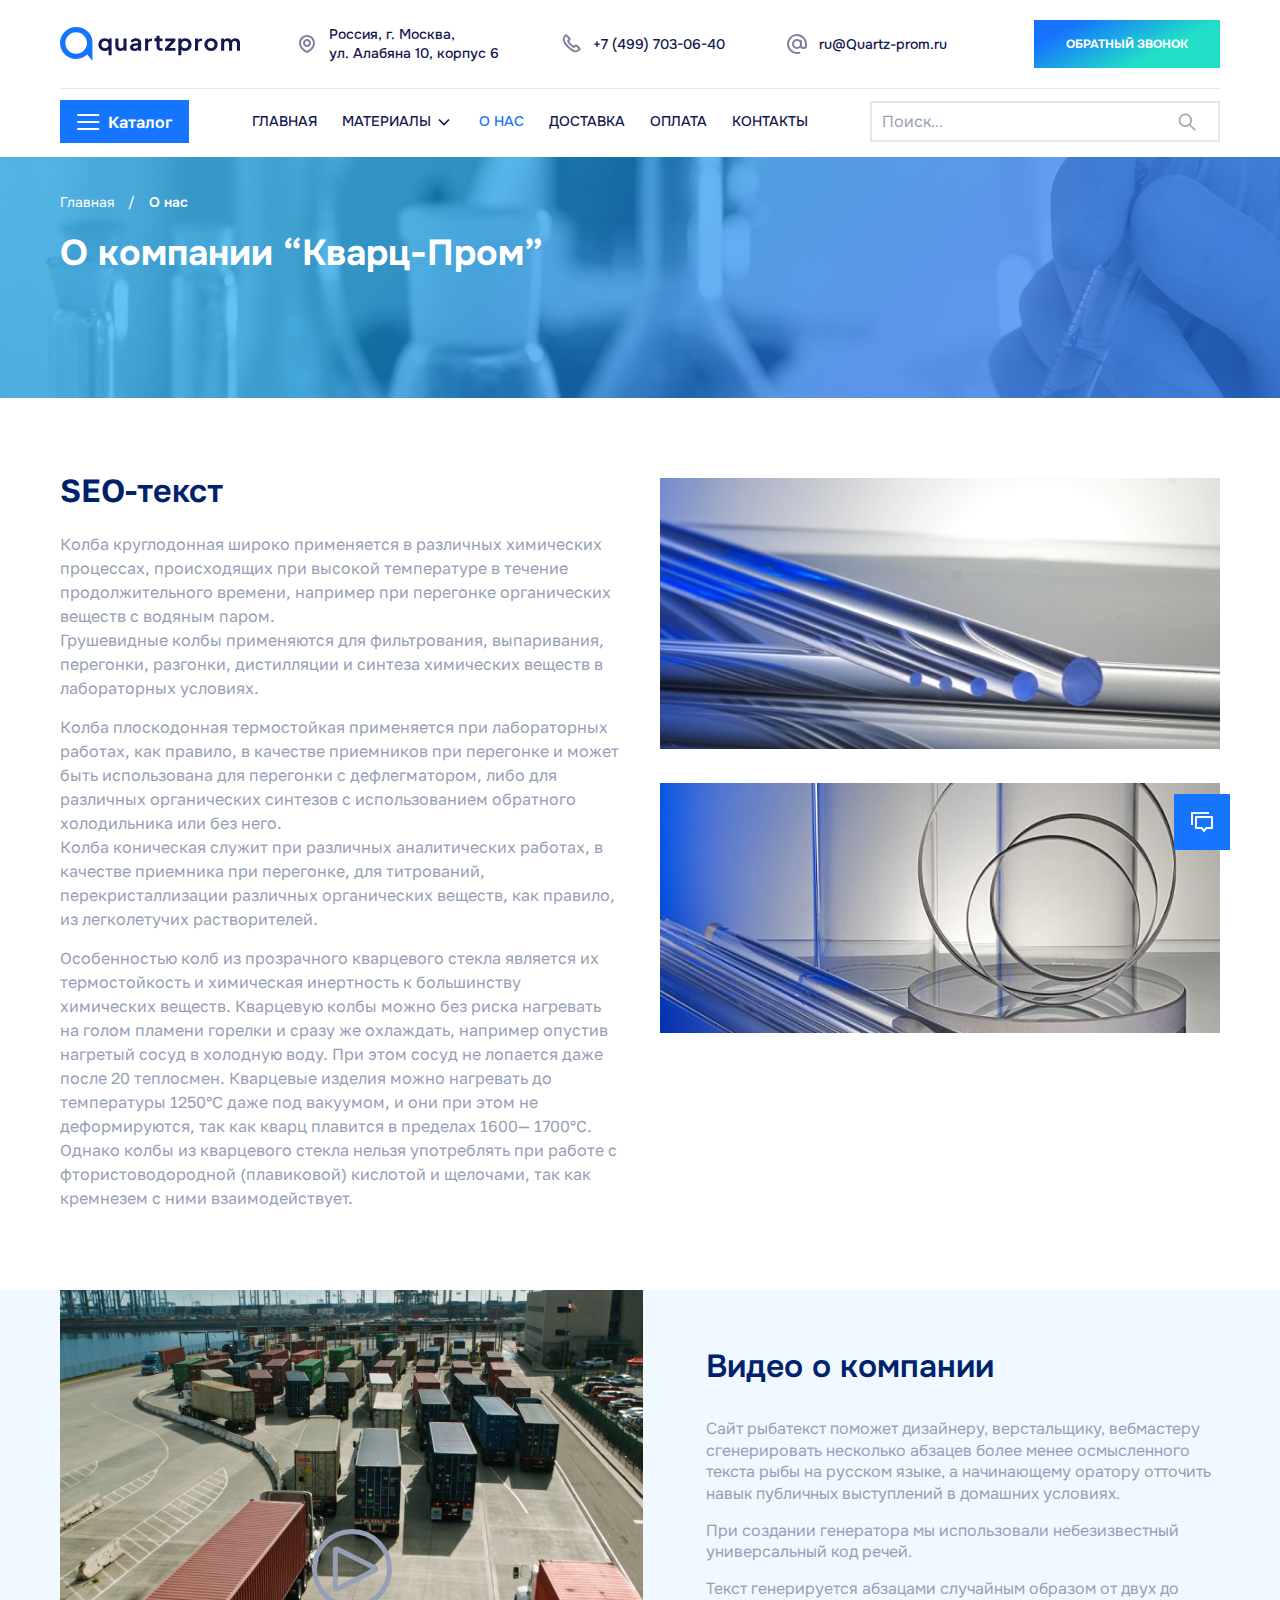
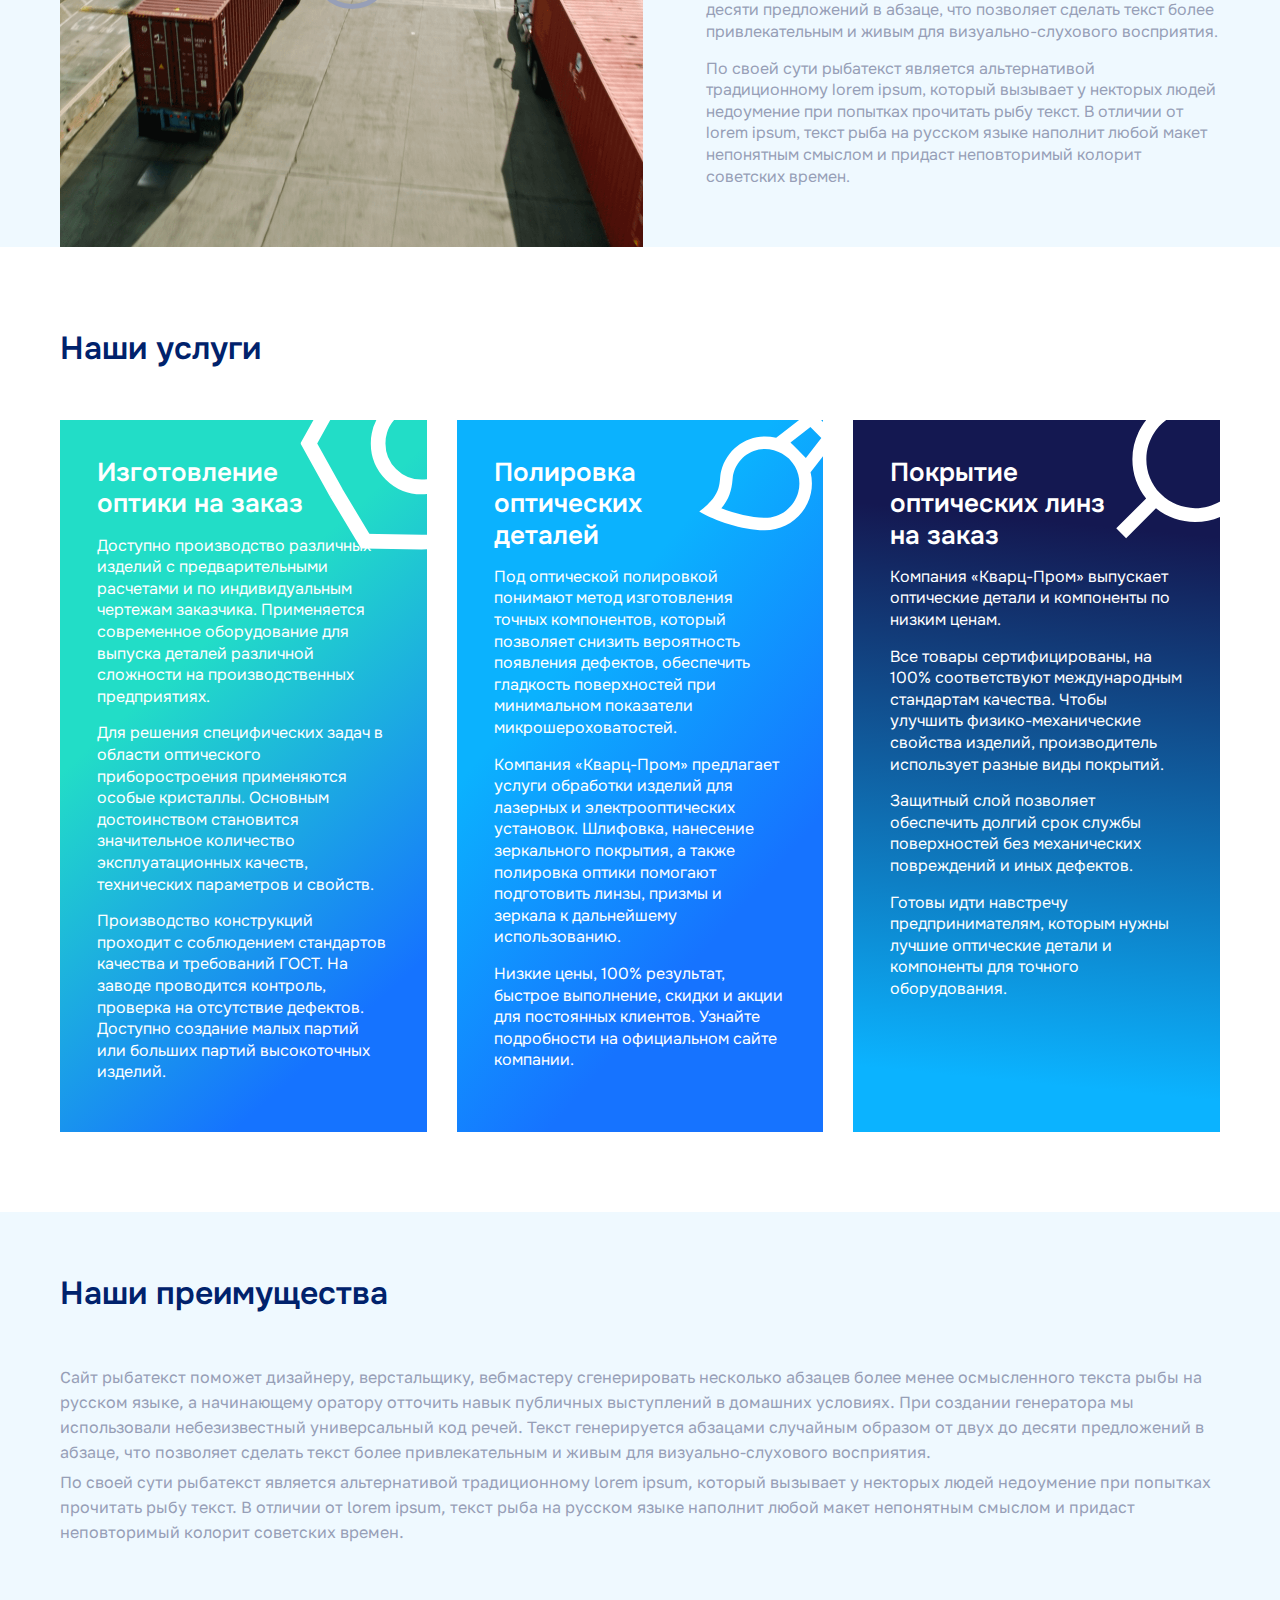
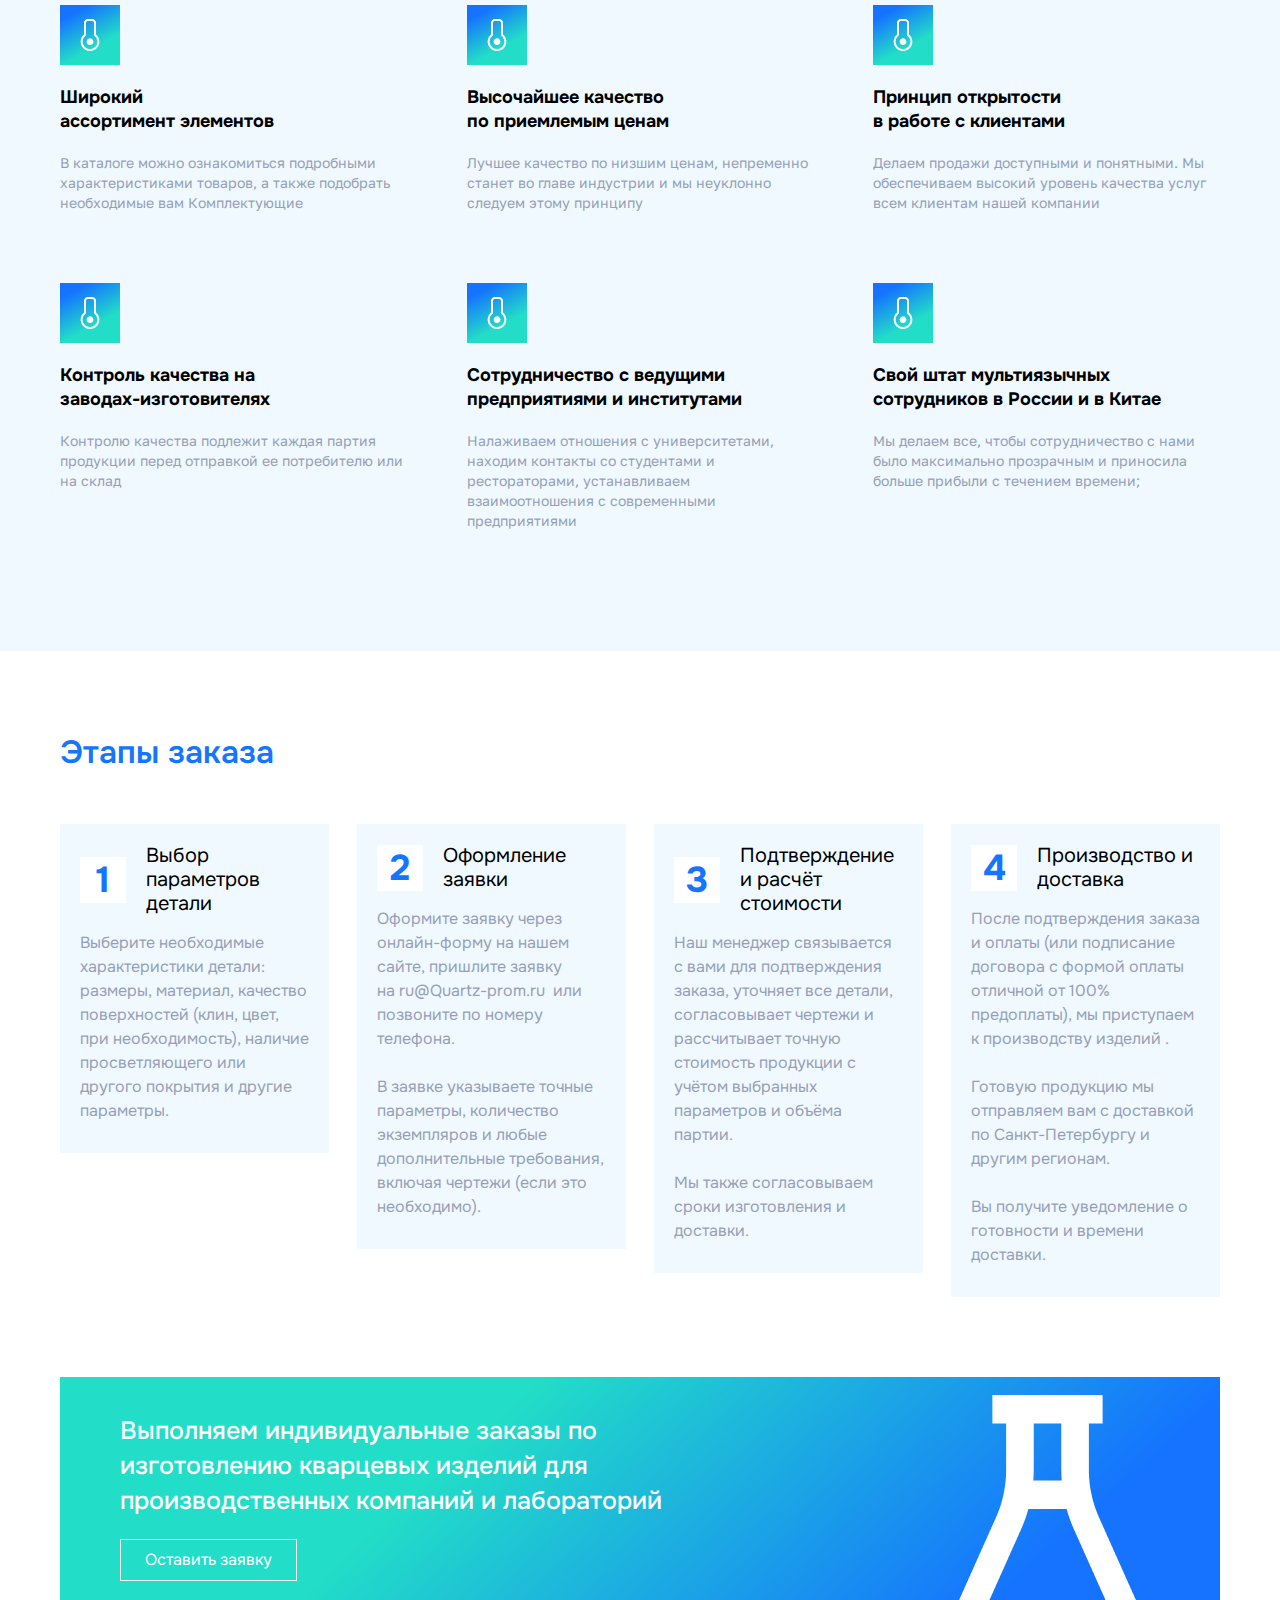
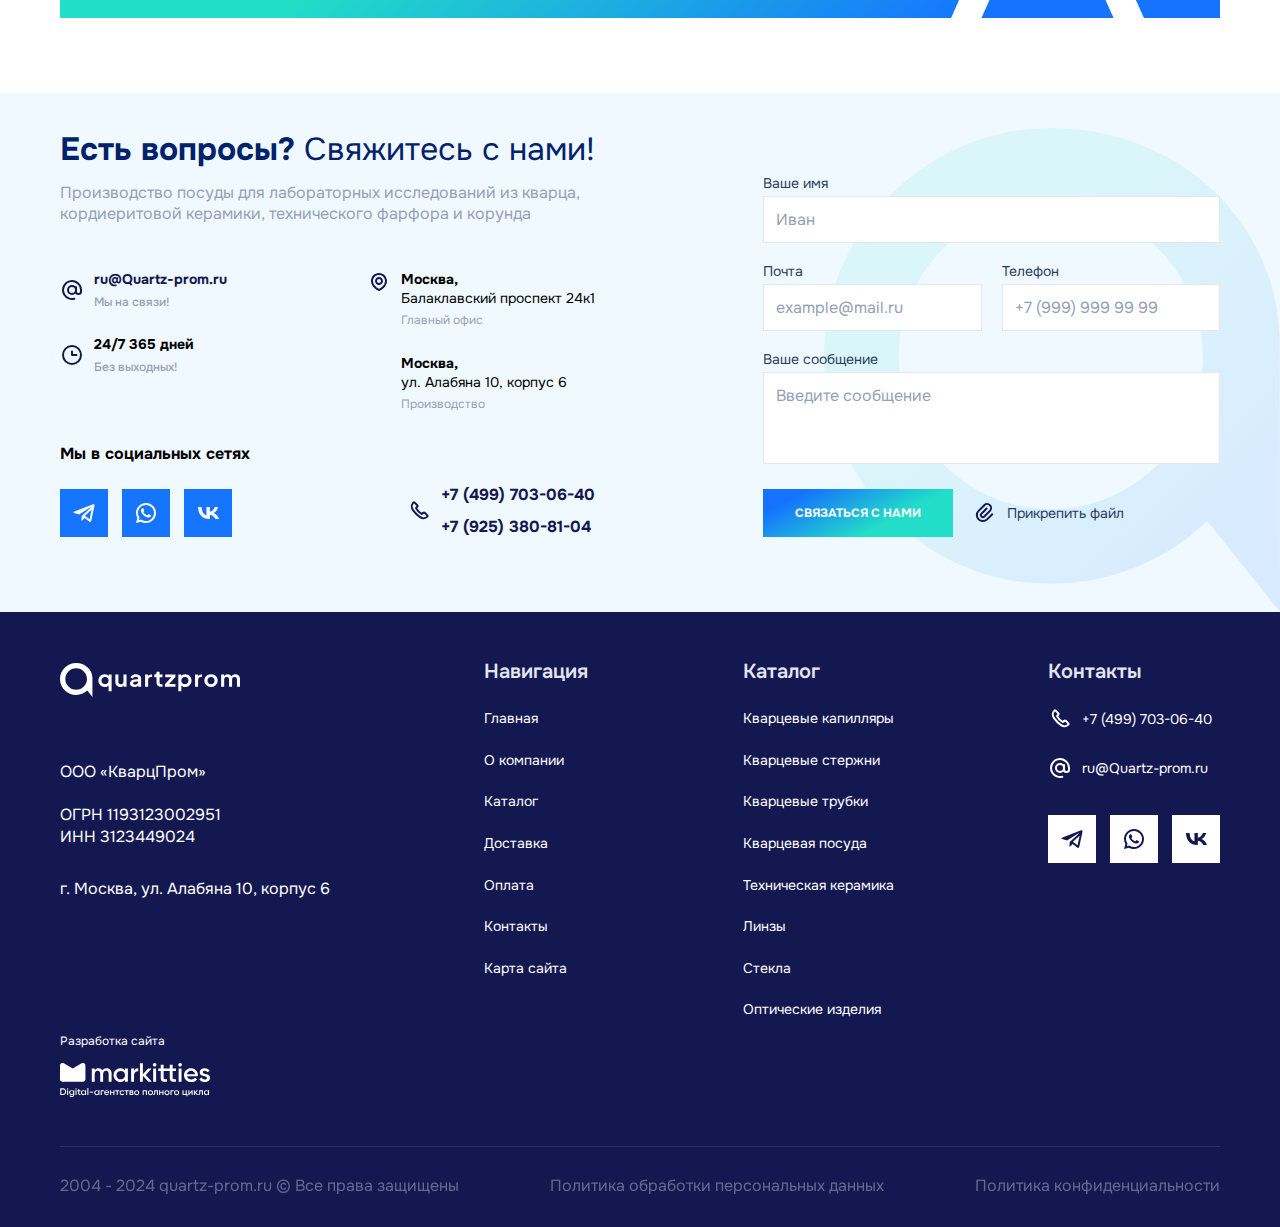
<file: about.html>
<!DOCTYPE html>
<html lang="ru">

<head>

	<meta charset="utf-8">

	<title>Title</title>
	<meta name="description" content="">

	<meta http-equiv="X-UA-Compatible" content="IE=edge">
	<meta name="viewport" content="width=device-width, initial-scale=1, maximum-scale=1">
	<meta name="format-detection" content="telephone=no">

	<meta property="og:image" content="path/to/image.jpg">
	<link rel="shortcut icon" href="img/favicon/favicon.ico" type="image/x-icon">
	<link rel="apple-touch-icon" href="img/favicon/apple-touch-icon.png">
	<link rel="apple-touch-icon" sizes="72x72" href="img/favicon/apple-touch-icon-72x72.png">
	<link rel="apple-touch-icon" sizes="114x114" href="img/favicon/apple-touch-icon-114x114.png">

	<!-- Chrome, Firefox OS and Opera -->
	<meta name="theme-color" content="#E3E6EF">
	<!-- Windows Phone -->
	<meta name="msapplication-navbutton-color" content="#E3E6EF">
	<!-- iOS Safari -->
	<meta name="apple-mobile-web-app-status-bar-style" content="#E3E6EF">

	<link rel="stylesheet" href="css/main.min.css">

</head>

<body>

	<div class="page--wrapper">
		<header class="header">
			<div class="container">
				<div class="row">
					<div class="header--wrapper">
						<div class="header--top">
							<a href="index.html" class="logo"><img src="img/logo.svg" alt="#"></a>
							<ul class="header--social social">
								<li>
									<a href="#" target="_blank">
										<svg class="svg svg--address" xmlns="http://www.w3.org/2000/svg" viewBox="0 0 24 24" fill="none">
											<path d="M12.398 19.804L12.8585 20.6917L12.8585 20.6917L12.398 19.804ZM11.602 19.804L11.1415 20.6917L11.1415 20.6917L11.602 19.804ZM18 11C18 13.1458 16.9079 14.9159 15.545 16.2906C14.183 17.6644 12.6342 18.555 11.9376 18.9163L12.8585 20.6917C13.6448 20.2838 15.397 19.2805 16.9653 17.6987C18.5326 16.1178 20 13.8706 20 11H18ZM12 5C15.3137 5 18 7.68629 18 11H20C20 6.58172 16.4183 3 12 3V5ZM6 11C6 7.68629 8.68629 5 12 5V3C7.58172 3 4 6.58172 4 11H6ZM12.0624 18.9163C11.3658 18.555 9.81702 17.6644 8.45503 16.2906C7.09211 14.9159 6 13.1458 6 11H4C4 13.8706 5.46741 16.1178 7.03474 17.6987C8.60299 19.2805 10.3552 20.2838 11.1415 20.6917L12.0624 18.9163ZM11.9376 18.9163C11.9514 18.9091 11.9733 18.9023 12 18.9023C12.0267 18.9023 12.0486 18.9091 12.0624 18.9163L11.1415 20.6917C11.6831 20.9726 12.3169 20.9726 12.8585 20.6917L11.9376 18.9163ZM14 11C14 12.1046 13.1046 13 12 13V15C14.2091 15 16 13.2091 16 11H14ZM12 9C13.1046 9 14 9.89543 14 11H16C16 8.79086 14.2091 7 12 7V9ZM10 11C10 9.89543 10.8954 9 12 9V7C9.79086 7 8 8.79086 8 11H10ZM12 13C10.8954 13 10 12.1046 10 11H8C8 13.2091 9.79086 15 12 15V13Z" fill="#7F819C"/>
										</svg>
										<span>
											Россия, г. Москва,<br>
											ул. Алабяна 10, корпус 6
										</span>
									</a>
								</li>
								<li>
									<a href="tel:+74997030640" target="_blank">
										<svg class="svg svg--phone" xmlns="http://www.w3.org/2000/svg" viewBox="0 0 24 24" fill="none">
											<path d="M17.7071 13.7071L20.3552 16.3552C20.7113 16.7113 20.7113 17.2887 20.3552 17.6448C18.43 19.57 15.3821 19.7866 13.204 18.153L11.6286 16.9714C9.88504 15.6638 8.33622 14.115 7.02857 12.3714L5.84701 10.796C4.21341 8.61788 4.43001 5.56999 6.35523 3.64477C6.71133 3.28867 7.28867 3.28867 7.64477 3.64477L10.2929 6.29289C10.6834 6.68342 10.6834 7.31658 10.2929 7.70711L9.27175 8.72825C9.10946 8.89054 9.06923 9.13846 9.17187 9.34373C10.3585 11.7171 12.2829 13.6415 14.6563 14.8281C14.8615 14.9308 15.1095 14.8905 15.2717 14.7283L16.2929 13.7071C16.6834 13.3166 17.3166 13.3166 17.7071 13.7071Z" stroke="#7F819C" stroke-width="2"/>
										</svg>
										<span>+7 (499) 703-06-40</span>
									</a>
								</li>
								<li>
									<a href="mailto:ru@Quartz-prom.ru" target="_blank">
										<svg class="svg svg--mail" xmlns="http://www.w3.org/2000/svg" viewBox="0 0 24 24" fill="none">
											<path d="M21 12C21 10.1195 20.411 8.28625 19.3156 6.7577C18.2203 5.22915 16.6736 4.08209 14.893 3.47763C13.1123 2.87316 11.187 2.84166 9.38744 3.38754C7.58792 3.93341 6.00459 5.02925 4.85982 6.52115C3.71505 8.01304 3.06635 9.82604 3.00482 11.7055C2.94329 13.585 3.47203 15.4366 4.51677 17.0001C5.56152 18.5637 7.06979 19.7608 8.82975 20.4232C10.5897 21.0856 12.513 21.18 14.3294 20.6933" stroke="#7F819C" stroke-width="2" stroke-linecap="round"/>
											<circle cx="12" cy="12" r="4" stroke="#7F819C" stroke-width="2"/>
											<path d="M16 9V13.5C16 14.8807 17.1193 16 18.5 16V16C19.8807 16 21 14.8807 21 13.5V12" stroke="#7F819C" stroke-width="2" stroke-linecap="round"/>
										</svg>
										<span>ru@Quartz-prom.ru</span>
									</a>
								</li>
							</ul>
							<button class="button button--maingradient modal--open">
								<span>Обратный звонок</span>
							</button>
							<button class="search--button">
								<svg xmlns="http://www.w3.org/2000/svg" width="20" height="20" viewBox="0 0 20 20" fill="none">
									<path fill-rule="evenodd" clip-rule="evenodd" d="M8.33317 3.33341C5.57175 3.33341 3.33317 5.57199 3.33317 8.33342C3.33317 11.0948 5.57175 13.3334 8.33317 13.3334C11.0946 13.3334 13.3332 11.0948 13.3332 8.33342C13.3332 5.57199 11.0946 3.33341 8.33317 3.33341ZM1.6665 8.33342C1.6665 4.65152 4.65127 1.66675 8.33317 1.66675C12.0151 1.66675 14.9998 4.65152 14.9998 8.33342C14.9998 12.0153 12.0151 15.0001 8.33317 15.0001C4.65127 15.0001 1.6665 12.0153 1.6665 8.33342Z" fill="#A3A7B1"></path>
									<path fill-rule="evenodd" clip-rule="evenodd" d="M11.9106 11.9108C12.236 11.5854 12.7637 11.5854 13.0891 11.9108L18.6784 17.5001L17.4998 18.6786L11.9106 13.0893C11.5851 12.7639 11.5851 12.2363 11.9106 11.9108Z" fill="#A3A7B1"></path>
								</svg>
							</button>
							<button class="menu--burger">
								<strong>Меню</strong>
								<div class="menu--burger__wrapper">
									<span></span><span></span><span></span>
								</div>
							</button>
						</div>
						<div class="header--bottom">
							<div class="header--bottom__catalog">
								<button class="button button--catalog">
									<div class="burger">
										<span></span>
										<span></span>
										<span></span>
									</div>
									<span>каталог</span>
								</button>
								<nav class="header--bottom__nav catalog--nav">
									<ul>
										<li>
											<a href="#">Стекла</a>
											<ul>
												<li><a href="catalog-type.html">Оптические клинья</a></li>
												<li><a href="catalog-type.html">Прямоугольные призмы</a></li>
												<li><a href="catalog-type.html">Оптические окна</a></li>
											</ul>
										</li>
										<li>
											<a href="#">Кварцевые стержни</a>
											<ul>
												<li><a href="catalog-type.html">Оптические клинья</a></li>
												<li><a href="catalog-type.html">Прямоугольные призмы</a></li>
												<li><a href="catalog-type.html">Оптические окна</a></li>
											</ul>
										</li>
										<li>
											<a href="#">Кварцевые трубки</a>
											<ul>
												<li><a href="catalog-type.html">Оптические клинья</a></li>
												<li><a href="catalog-type.html">Прямоугольные призмы</a></li>
												<li><a href="catalog-type.html">Оптические окна</a></li>
											</ul>
										</li>
										<li>
											<a href="#">Оптические изделия</a>
											<ul>
												<li><a href="catalog-type.html">Оптические клинья</a></li>
												<li><a href="catalog-type.html">Прямоугольные призмы</a></li>
												<li><a href="catalog-type.html">Оптические окна</a></li>
											</ul>
										</li>
										<li>
											<a href="#">Оптические изделия</a>
											<ul>
												<li><a href="catalog-type.html">Оптические клинья</a></li>
												<li><a href="catalog-type.html">Прямоугольные призмы</a></li>
												<li><a href="catalog-type.html">Оптические окна</a></li>
											</ul>
										</li>
										<li>
											<a href="#">Кварцевые стержни</a>
											<ul>
												<li><a href="catalog-type.html">Оптические клинья</a></li>
												<li><a href="catalog-type.html">Прямоугольные призмы</a></li>
												<li><a href="catalog-type.html">Оптические окна</a></li>
											</ul>
										</li>
										<li>
											<a href="#">Оптические изделия</a>
											<ul>
												<li><a href="catalog-type.html">Оптические клинья</a></li>
												<li><a href="catalog-type.html">Прямоугольные призмы</a></li>
												<li><a href="catalog-type.html">Оптические окна</a></li>
											</ul>
										</li>
										<li>
											<a href="#">Техническая керамика</a>
											<ul>
												<li><a href="catalog-type.html">Оптические клинья</a></li>
												<li><a href="catalog-type.html">Прямоугольные призмы</a></li>
												<li><a href="catalog-type.html">Оптические окна</a></li>
											</ul>
										</li>
									</ul>
								</nav>
							</div>
							<nav class="menu">
								<ul class="list">
									<li><a href="index.html">Главная</a></li>
									<li class="menu-item-has-children">
										<a href="catalog-materials.html">Материалы</a>
										<ul class="sub-menu">
											<li><a href="catalog-inner.html">Al203 (Лейкосапфир)</a></li>
											<li><a href="catalog-inner.html">BaF (Барий Фтористы)</a></li>
											<li><a href="catalog-inner.html">CaF2 (Германий)</a></li>
											<li><a href="catalog-inner.html">XCI (Хлорид калия)</a></li>
											<li><a href="catalog-inner.html">LiF Литий Фтористый, Фторид Лития</a></li>
											<li><a href="catalog-inner.html">MgF2 Магний Фтористый</a></li>
										</ul>
									</li>
									<li class="current-menu-item"><a href="about.html">О нас</a></li>
									<li><a href="delivery.html">Доставка</a></li>
									<li><a href="payment.html">Оплата</a></li>
									<li><a href="contacts.html">Контакты</a></li>
								</ul>
							</nav>
							<form role="search" method="get" id="searchform" class="search search-form" action="#">
								<input class="search-field" type="search" name="s" value="" placeholder="Поиск...">
								<input class="search-submit" type="submit" id="searchsubmit" value="">
							</form>
						</div>
					</div>
				</div>
			</div>
		</header>

		<main class="main about">
			<section class="main--header section" style="background-image: url(img/about/close-up-hand-holding-lab-pipette.png);">
				<div class="container">
					<div class="row">
						<div class="breadcrumbs" typeof="BreadcrumbList" vocab="https://schema.org/">
							<!-- Breadcrumb NavXT 7.3.1 -->
							<span property="itemListElement" typeof="ListItem">
								<a property="item" typeof="WebPage" title="Перейти на главную." href="index.html" class="home">
									<span property="name">Главная</span>
								</a>
								<meta property="position" content="1">
							</span>
							/
							<span property="itemListElement" typeof="ListItem">
								<span property="name" class="post post-page current-item breadcrumb_last">О нас</span>
								<meta property="url" content="#">
								<meta property="position" content="3">
							</span>
						</div>
						<div class="main--header__text">
							<h1 class="h1">О компании “Кварц-Пром”</h1>
						</div>
					</div>
				</div>
			</section>
			<section class="about--text section">
				<div class="container">
					<div class="row">
						<div class="catalog--text__wrapper">
							<div class="catalog--text__item redactor">
								<h2>SEO-текст</h2>
								<p>
									Колба круглодонная широко применяется в различных химических процессах, происходящих при высокой температуре в течение
									продолжительного времени, например при перегонке органических веществ с водяным паром.<br>
									Грушевидные колбы применяются для фильтрования, выпаривания, перегонки, разгонки, дистилляции и синтеза химических
									веществ в лабораторных условиях.
								
								</p>
								<p>
									Колба плоскодонная термостойкая применяется при лабораторных работах, как правило, в качестве приемников при перегонке
									и может быть использована для перегонки с дефлегматором, либо для различных органических синтезов с использованием
									обратного холодильника или без него.<br>
									Колба коническая служит при различных аналитических работах, в качестве приемника при перегонке, для титрований,
									перекристаллизации различных органических веществ, как правило, из легколетучих растворителей.
								</p>
								<p>
									Особенностью колб из прозрачного кварцевого стекла является их термостойкость и химическая инертность к большинству
									химических веществ. Кварцевую колбы можно без риска нагревать на голом пламени горелки и сразу же охлаждать, например
									опустив нагретый сосуд в холодную воду. При этом сосуд не лопается даже после 20 теплосмен. Кварцевые изделия можно
									нагревать до температуры 1250°С даже под вакуумом, и они при этом не деформируются, так как кварц плавится в пределах
									1600— 1700°С. Однако колбы из кварцевого стекла нельзя употреблять при работе с фтористоводородной (плавиковой)
									кислотой и щелочами, так как кремнезем с ними взаимодействует.
								</p>
							</div>
							<div class="catalog--text__images">
								<div class="catalog--text__image">
									<img src="img/catalog/slide1.png" alt="#">
								</div>
								<div class="catalog--text__image">
									<img src="img/catalog/slide2.png" alt="#">
								</div>
							</div>
					</div>
				</div>
			</section>
			<section class="about--video section">
				<div class="container">
					<div class="row">
						<div class="about--video__wrapper">
							<div class="about--video__left">
								<div class="video-poster" data-video-src="img/about/video-main.mp4">
									<img src="img/about/poster.png" alt="#">
								</div>
								<video controls id="myVideo" poster="img/about/poster.png" style="display: none;">
									<source type="video/mp4">
									Your browser does not support the video tag.
								</video>
							</div>
							<div class="about--video__right redactor">
								<h2>Видео о компании</h2>
								<p>
									Сайт рыбатекст поможет дизайнеру, верстальщику, вебмастеру сгенерировать несколько абзацев более менее осмысленного
									текста рыбы на русском языке, а начинающему оратору отточить навык публичных выступлений в домашних условиях.
								</p>
								<p>
									При создании генератора мы использовали небезизвестный универсальный код речей.
								</p>
								<p>
									Текст генерируется абзацами случайным образом от двух до десяти предложений в абзаце, что позволяет сделать текст более
									привлекательным и живым для визуально-слухового восприятия.
								</p>
								<p>
									По своей сути рыбатекст является альтернативой традиционному lorem ipsum, который вызывает у некторых людей недоумение
									при попытках прочитать рыбу текст. В отличии от lorem ipsum, текст рыба на русском языке наполнит любой макет непонятным
									смыслом и придаст неповторимый колорит советских времен.
								</p>
							</div>
						</div>
					</div>
				</div>
			</section>
			<section class="about--services section">
				<div class="container">
					<div class="row">
						<h2 class="h2">Наши услуги</h2>
						<div class="about--services__wrapper">
							<div class="about--services__item item-1">
								<div class="about--services__item--block" style="background-image: url(img/about/icons/Setting_alt_line.svg);">
									<h3 class="h2">Изготовление<br> оптики на заказ</h3>
									<div class="redactor">
										<p>
											Доступно производство различных изделий с предварительными расчетами и по индивидуальным чертежам заказчика. Применяется
											современное оборудование для выпуска деталей различной сложности на производственных предприятиях.
										</p>
										<p>
											Для решения специфических задач в области оптического приборостроения применяются особые кристаллы. Основным
											достоинством становится значительное количество эксплуатационных качеств, технических параметров и свойств.
										</p>
										<p>
											Производство конструкций проходит с соблюдением стандартов качества и требований ГОСТ. На заводе проводится контроль,
											проверка на отсутствие дефектов. Доступно создание малых партий или больших партий высокоточных изделий.
										</p>
									</div>
								</div>
							</div>
							<div class="about--services__item item-2">
								<div class="about--services__item--block" style="background-image: url(img/about/icons/Setting_alt_line1.svg);">
									<h3 class="h2">Полировка<br> оптических<br> деталей</h3>
									<div class="redactor">
										<p>
											Под оптической полировкой понимают метод изготовления точных компонентов, который позволяет снизить вероятность
											появления дефектов, обеспечить гладкость поверхностей при минимальном показатели микрошероховатостей.
										</p>
										<p>
											Компания «Кварц-Пром» предлагает услуги обработки изделий для лазерных и электрооптических установок. Шлифовка,
											нанесение зеркального покрытия, а также полировка оптики помогают подготовить линзы, призмы и зеркала к дальнейшему
											использованию.
										</p>
										<p>
											Низкие цены, 100% результат, быстрое выполнение, скидки и акции для постоянных клиентов. Узнайте подробности на
											официальном сайте компании.
										</p>
									</div>
								</div>
							</div>
							<div class="about--services__item item-3">
								<div class="about--services__item--block" style="background-image: url(img/about/icons/Setting_alt_line2.svg);">
									<h3 class="h2">Покрытие<br> оптических линз<br> на заказ</h3>
									<div class="redactor">
										<p>
											Компания «Кварц-Пром» выпускает оптические детали и компоненты по низким ценам.
										</p>
										<p>
											Все товары сертифицированы, на 100% соответствуют международным стандартам качества. Чтобы улучшить
											физико-механические свойства изделий, производитель использует разные виды покрытий.
										</p>
										<p>
											Защитный слой позволяет обеспечить долгий срок службы поверхностей без механических повреждений и иных дефектов.
										</p>
										<p>
											Готовы идти навстречу предпринимателям, которым нужны лучшие оптические детали и компоненты для точного
											оборудования.
										</p>
									</div>
								</div>
							</div>
						</div>
					</div>
				</div>
			</section>
			<section class="main--advantages section">
				<div class="container">
					<div class="row">
						<h2 class="h2">Наши преимущества</h2>
						<div class="main--advantages__text text-gray text-16 text-golos">
							<p>
								Сайт рыбатекст поможет дизайнеру, верстальщику, вебмастеру сгенерировать несколько абзацев более менее осмысленного
								текста рыбы на русском языке, а начинающему оратору отточить навык публичных выступлений в домашних условиях. При
								создании генератора мы использовали небезизвестный универсальный код речей. Текст генерируется абзацами случайным
								образом от двух до десяти предложений в абзаце, что позволяет сделать текст более привлекательным и живым для
								визуально-слухового восприятия.
							</p>
							<p>
								По своей сути рыбатекст является альтернативой традиционному lorem ipsum, который вызывает у некторых людей
								недоумение при попытках прочитать рыбу текст. В отличии от lorem ipsum, текст рыба на русском языке наполнит любой
								макет непонятным смыслом и придаст неповторимый колорит советских времен.
							</p>
						</div>
						<div class="main--advantages__list">
							<div class="main--advantages__item">
								<div class="main--advantages__icon">
									<img src="img/main/adv.png" alt="#">
								</div>
								<div class="h3">Широкий<br> ассортимент элементов</div>
								<div class="text-14 text-gray text-golos">
									В каталоге можно ознакомиться подробными характеристиками товаров, а также подобрать необходимые вам Комплектующие
								</div>
							</div>
							<div class="main--advantages__item">
								<div class="main--advantages__icon">
									<img src="img/main/adv.png" alt="#">
								</div>
								<div class="h3">Высочайшее качество<br> по приемлемым ценам</div>
								<div class="text-14 text-gray text-golos">
									Лучшее качество по низшим ценам, непременно станет во главе индустрии и мы неуклонно следуем этому принципу
								</div>
							</div>
							<div class="main--advantages__item">
								<div class="main--advantages__icon">
									<img src="img/main/adv.png" alt="#">
								</div>
								<div class="h3">Принцип открытости<br> в работе с клиентами</div>
								<div class="text-14 text-gray text-golos">
									Делаем продажи доступными и понятными.
									Мы обеспечиваем высокий уровень качества услуг всем клиентам нашей компании
								</div>
							</div>
							<div class="main--advantages__item">
								<div class="main--advantages__icon">
									<img src="img/main/adv.png" alt="#">
								</div>
								<div class="h3">Контроль качества на<br> заводах-изготовителях</div>
								<div class="text-14 text-gray text-golos">
									Контролю качества подлежит каждая партия продукции перед отправкой ее потребителю или на склад
								</div>
							</div>
							<div class="main--advantages__item">
								<div class="main--advantages__icon">
									<img src="img/main/adv.png" alt="#">
								</div>
								<div class="h3">Сотрудничество с ведущими<br> предприятиями и институтами</div>
								<div class="text-14 text-gray text-golos">
									Налаживаем отношения с университетами, находим контакты со студентами и рестораторами, устанавливаем взаимоотношения с современными предприятиями
								</div>
							</div>
							<div class="main--advantages__item">
								<div class="main--advantages__icon">
									<img src="img/main/adv.png" alt="#">
								</div>
								<div class="h3">Свой штат мультиязычных<br> сотрудников в России и в Китае</div>
								<div class="text-14 text-gray text-golos">
									Мы делаем все, чтобы сотрудничество с нами было максимально прозрачным и приносила больше прибыли с течением времени;
								</div>
							</div>
						</div>
					</div>
				</div>
			</section>
			<section class="about--stages">
				<div class="container">
					<div class="row">
						<h2 class="h2 text-accent">Этапы заказа</h2>
						<div class="about--stages__wrapper">
							<div class="about--stages__item">
								<div class="about--stages__title">
									<span class="h1 text-accent">1</span>
									<span class="text-20">Выбор параметров детали</span>
								</div>
								<div class="about--stages__text text-gray">
									Выберите необходимые характеристики детали: размеры, материал, качество поверхностей (клин, цвет, при необходимость),
									наличие просветляющего или другого покрытия и другие параметры.
								</div>
							</div>
							<div class="about--stages__item">
								<div class="about--stages__title">
									<span class="h1 text-accent">2</span>
									<span class="text-20">Оформление заявки</span>
								</div>
								<div class="about--stages__text text-gray">
									Оформите заявку через онлайн-форму на нашем сайте, пришлите заявку на ru@Quartz-prom.ru
									 или позвоните по номеру телефона.
									<br><br>
									В заявке указываете точные параметры, количество экземпляров и любые дополнительные требования, включая чертежи (если
									это необходимо).
								</div>
							</div>
							<div class="about--stages__item">
								<div class="about--stages__title">
									<span class="h1 text-accent">3</span>
									<span class="text-20">Подтверждение и расчёт стоимости</span>
								</div>
								<div class="about--stages__text text-gray">
									Наш менеджер связывается с вами для подтверждения заказа, уточняет все детали, согласовывает чертежи
									и рассчитывает точную стоимость продукции с учётом выбранных параметров и объёма партии.
									<br><br>
									Мы также согласовываем сроки изготовления и доставки.
								</div>
							</div>
							<div class="about--stages__item">
								<div class="about--stages__title">
									<span class="h1 text-accent">4</span>
									<span class="text-20">Производство и доставка</span>
								</div>
								<div class="about--stages__text text-gray">
									После подтверждения заказа и оплаты (или подписание договора
									с формой оплаты отличной от 100% предоплаты), мы приступаем к производству изделий .
									<br><br>
									Готовую продукцию мы отправляем вам с доставкой по Санкт-Петербургу и другим регионам.
									<br><br>
									Вы получите уведомление о готовности и времени доставки.
								
								</div>
							</div>
						</div>
					</div>
				</div>
			</section>
			<div class="banner banner--main">
				<div class="container">
					<div class="row">
						<div class="banner--wrapper">
							<div class="banner--left">
								<h2 class="h2">
									Выполняем индивидуальные заказы по<br> изготовлению кварцевых изделий для<br> производственных компаний и лабораторий
								</h2>
								<button class="button button--whiteBD modal--open">Оставить заявку</button>
							</div>
							<div class="banner--right">
								<img src="img/catalog/banner-colb.png" alt="#">
							</div>
						</div>
					</div>
				</div>
			</div>
			<section class="main--contact section" style="background-image: url(img/form-logo.svg);">
				<div class="container">
					<div class="row">
						<div class="main--contact__wrapper">
							<div class="main--contact__left">
								<h2 class="h2"><b>Есть вопросы?</b> Свяжитесь с нами!</h2>
								<div class="main--contact__text text-gray">
									Производство посуды для лабораторных исследований из кварца, кордиеритовой керамики,  технического фарфора и корунда   
								</div>
								<div class="main--contact__list">
									<ul class="main--contact__social social">
										<li>
											<a href="mailto:ru@Quartz-prom.ru" class="mail" target="_blank">
												<svg class="svg svg--mail" xmlns="http://www.w3.org/2000/svg" viewBox="0 0 24 24" fill="none">
													<path d="M21 12C21 10.1195 20.411 8.28625 19.3156 6.7577C18.2203 5.22915 16.6736 4.08209 14.893 3.47763C13.1123 2.87316 11.187 2.84166 9.38744 3.38754C7.58792 3.93341 6.00459 5.02925 4.85982 6.52115C3.71505 8.01304 3.06635 9.82604 3.00482 11.7055C2.94329 13.585 3.47203 15.4366 4.51677 17.0001C5.56152 18.5637 7.06979 19.7608 8.82975 20.4232C10.5897 21.0856 12.513 21.18 14.3294 20.6933" stroke="#7F819C" stroke-width="2" stroke-linecap="round"/>
													<circle cx="12" cy="12" r="4" stroke="#7F819C" stroke-width="2"/>
													<path d="M16 9V13.5C16 14.8807 17.1193 16 18.5 16V16C19.8807 16 21 14.8807 21 13.5V12" stroke="#7F819C" stroke-width="2" stroke-linecap="round"/>
												</svg>
												<div class="mail-text">
													<b>ru@Quartz-prom.ru</b>
													<span class="text-gray">Мы на связи!</span>
												</div>
											</a>
										</li>
										<li>
											<div class="time">
												<svg class="svg svg-time" xmlns="http://www.w3.org/2000/svg" width="24" height="24" viewBox="0 0 24 24" fill="none">
													<circle cx="12" cy="12" r="9" stroke="#141851" stroke-width="2"/>
													<path d="M16.5 12H12.25C12.1119 12 12 11.8881 12 11.75V8.5" stroke="#141851" stroke-width="2" stroke-linecap="round"/>
												</svg>
												<div class="time-text">
													<b>24/7 365 дней</b>
													<span class="text-gray">Без выходных!</span>
												</div>
											</div>
										</li>
									</ul>
									<div class="main--contact__address">
										<div class="address">
											<svg class="svg svg--address" xmlns="http://www.w3.org/2000/svg" viewBox="0 0 24 24" fill="none">
												<path d="M12.398 19.804L12.8585 20.6917L12.8585 20.6917L12.398 19.804ZM11.602 19.804L11.1415 20.6917L11.1415 20.6917L11.602 19.804ZM18 11C18 13.1458 16.9079 14.9159 15.545 16.2906C14.183 17.6644 12.6342 18.555 11.9376 18.9163L12.8585 20.6917C13.6448 20.2838 15.397 19.2805 16.9653 17.6987C18.5326 16.1178 20 13.8706 20 11H18ZM12 5C15.3137 5 18 7.68629 18 11H20C20 6.58172 16.4183 3 12 3V5ZM6 11C6 7.68629 8.68629 5 12 5V3C7.58172 3 4 6.58172 4 11H6ZM12.0624 18.9163C11.3658 18.555 9.81702 17.6644 8.45503 16.2906C7.09211 14.9159 6 13.1458 6 11H4C4 13.8706 5.46741 16.1178 7.03474 17.6987C8.60299 19.2805 10.3552 20.2838 11.1415 20.6917L12.0624 18.9163ZM11.9376 18.9163C11.9514 18.9091 11.9733 18.9023 12 18.9023C12.0267 18.9023 12.0486 18.9091 12.0624 18.9163L11.1415 20.6917C11.6831 20.9726 12.3169 20.9726 12.8585 20.6917L11.9376 18.9163ZM14 11C14 12.1046 13.1046 13 12 13V15C14.2091 15 16 13.2091 16 11H14ZM12 9C13.1046 9 14 9.89543 14 11H16C16 8.79086 14.2091 7 12 7V9ZM10 11C10 9.89543 10.8954 9 12 9V7C9.79086 7 8 8.79086 8 11H10ZM12 13C10.8954 13 10 12.1046 10 11H8C8 13.2091 9.79086 15 12 15V13Z" fill="#7F819C"/>
											</svg>
											<div class="address--wrapper">
												<div class="address-1">
													<div class="address-text">
														<span>
															<b>Москва,</b><br>
															Балаклавский проспект 24к1
														</span>
														<span class="address-type text-gray">Главный офис</span>
													</div>
												</div>
												<div class="address-2">
													<div class="address-text">
														<span>
															<b>Москва,</b><br>
															ул. Алабяна 10, корпус 6
														</span>
														<span class="address-type text-gray">Производство</span>
													</div>
												</div>
											</div>
										</div>
									</div>
								</div>
								<div class="main--contact__list">
									<ul class="main--contact__social social">
										<li class="main--contact__links">
											<b>Мы в социальных сетях</b>
											<ul>
												<li>
													<a href="#" class="telegram" target="_blank">
														<svg width="48" height="48" viewBox="0 0 48 48" fill="none" xmlns="http://www.w3.org/2000/svg">
															<rect width="48" height="48" fill="#1675FF"/>
															<path fill-rule="evenodd" clip-rule="evenodd" d="M21.7372 26.8922L21.4105 31.8272C21.8889 31.8272 22.1105 31.6056 22.3789 31.3372L24.7006 29.0856L29.5305 32.6556C30.4172 33.1456 31.0589 32.8889 31.2805 31.8272L34.4539 16.8822C34.7805 15.5756 33.9639 14.9806 33.1122 15.3656L14.4805 22.5522C13.2089 23.0656 13.2205 23.7772 14.2472 24.0689L19.0305 25.5856L30.0905 18.5972C30.19 18.5376 30.2877 18.4955 30.3781 18.4689L30.3811 18.4681C30.5039 18.4324 30.613 18.4254 30.6944 18.4418C30.8687 18.4769 30.9158 18.6196 30.6972 18.8189L21.7372 26.8922ZM31.599 20.6985L24.893 26.7408L29.5803 30.2053L31.599 20.6985ZM29.3014 31.5002C29.3014 31.5002 29.3028 31.4948 29.3064 31.4857C29.3034 31.4959 29.3014 31.5002 29.3014 31.5002ZM32.5302 16.3139L32.5299 16.3164L32.5302 16.3139Z" fill="white"/>
														</svg>
													</a>
												</li>
												<li>
													<a href="#" class="whatsapp" target="_blank">
														<svg width="48" height="48" viewBox="0 0 48 48" fill="none" xmlns="http://www.w3.org/2000/svg">
															<rect width="48" height="48" fill="#1675FF"/>
															<g clip-path="url(#clip0_198_419)">
															<path d="M19.253 30.494L19.977 30.917C21.198 31.6291 22.5866 32.0029 24 32C25.5823 32 27.129 31.5308 28.4446 30.6518C29.7602 29.7727 30.7855 28.5233 31.3911 27.0615C31.9966 25.5997 32.155 23.9911 31.8463 22.4393C31.5376 20.8874 30.7757 19.462 29.6569 18.3431C28.538 17.2243 27.1126 16.4624 25.5607 16.1537C24.0089 15.845 22.4004 16.0035 20.9385 16.609C19.4767 17.2145 18.2273 18.2398 17.3483 19.5554C16.4692 20.871 16 22.4177 16 24C16 25.436 16.377 26.813 17.084 28.024L17.506 28.748L16.853 31.149L19.253 30.494ZM14.004 34L15.356 29.032C14.4652 27.5049 13.9971 25.768 14 24C14 18.477 18.477 14 24 14C29.523 14 34 18.477 34 24C34 29.523 29.523 34 24 34C22.2328 34.0029 20.4967 33.5352 18.97 32.645L14.004 34ZM20.391 19.308C20.525 19.298 20.66 19.298 20.794 19.304C20.848 19.308 20.902 19.314 20.956 19.32C21.115 19.338 21.29 19.435 21.349 19.569C21.647 20.245 21.937 20.926 22.217 21.609C22.279 21.761 22.242 21.956 22.124 22.146C22.0429 22.2745 21.9551 22.3986 21.861 22.518C21.748 22.663 21.505 22.929 21.505 22.929C21.505 22.929 21.406 23.047 21.444 23.194C21.458 23.25 21.504 23.331 21.546 23.399L21.605 23.494C21.861 23.921 22.205 24.354 22.625 24.762C22.745 24.878 22.862 24.997 22.988 25.108C23.456 25.521 23.986 25.858 24.558 26.108L24.563 26.11C24.648 26.147 24.691 26.167 24.815 26.22C24.877 26.246 24.941 26.269 25.006 26.286C25.0732 26.3031 25.1439 26.2999 25.2093 26.2767C25.2746 26.2536 25.3316 26.2116 25.373 26.156C26.097 25.279 26.163 25.222 26.169 25.222V25.224C26.2193 25.1771 26.2791 25.1415 26.3443 25.1196C26.4095 25.0977 26.4786 25.09 26.547 25.097C26.607 25.101 26.668 25.112 26.724 25.137C27.255 25.38 28.124 25.759 28.124 25.759L28.706 26.02C28.804 26.067 28.893 26.178 28.896 26.285C28.9 26.352 28.906 26.46 28.883 26.658C28.851 26.917 28.773 27.228 28.695 27.391C28.6416 27.5022 28.5707 27.6042 28.485 27.693C28.3841 27.7989 28.2736 27.8954 28.155 27.981C28.114 28.0119 28.0723 28.0419 28.03 28.071C27.9056 28.1499 27.7778 28.2233 27.647 28.291C27.3895 28.4278 27.1052 28.5063 26.814 28.521C26.629 28.531 26.444 28.545 26.258 28.535C26.25 28.535 25.69 28.448 25.69 28.448C24.2683 28.074 22.9534 27.3735 21.85 26.402C21.624 26.203 21.415 25.989 21.201 25.776C20.311 24.891 19.639 23.936 19.231 23.034C19.0222 22.5913 18.9094 22.1094 18.9 21.62C18.8959 21.0129 19.0944 20.4217 19.464 19.94C19.537 19.846 19.606 19.748 19.725 19.635C19.852 19.515 19.932 19.451 20.019 19.407C20.1347 19.349 20.2609 19.315 20.39 19.307L20.391 19.308Z" fill="white"/>
															</g>
															<defs>
															<clipPath id="clip0_198_419">
															<rect width="24" height="24" fill="white" transform="translate(12 12)"/>
															</clipPath>
															</defs>
														</svg>
													</a>
												</li>
												<li>
													<a href="#" class="vk" target="_blank">
														<svg width="48" height="48" viewBox="0 0 48 48" fill="none" xmlns="http://www.w3.org/2000/svg">
															<rect width="48" height="48" fill="#1675FF"/>
															<path d="M25.4336 30C18.2587 30 14.1678 25.5036 14 18.0096H17.6084C17.7238 23.5052 20.3671 25.8303 22.465 26.3106V18.0096H25.8531V22.7462C27.9196 22.5444 30.1014 20.3827 30.8357 18H34.2133C33.9379 19.2334 33.3877 20.4015 32.5972 21.4314C31.8067 22.4613 30.7928 23.3308 29.6189 23.9856C30.929 24.5828 32.0859 25.4277 33.0135 26.4644C33.941 27.5011 34.6181 28.7061 35 30H31.2762C30.479 27.723 28.486 25.9552 25.8531 25.715V30H25.4441H25.4336Z" fill="white"/>
														</svg>
													</a>
												</li>
											</ul>
										</li>
									</ul>
									<div class="phones">
										<svg class="svg svg-phone" xmlns="http://www.w3.org/2000/svg" width="24" height="24" viewBox="0 0 24 24" fill="none">
											<path d="M17.7071 13.7071L20.3552 16.3552C20.7113 16.7113 20.7113 17.2887 20.3552 17.6448C18.43 19.57 15.3821 19.7866 13.204 18.153L11.6286 16.9714C9.88504 15.6638 8.33622 14.115 7.02857 12.3714L5.84701 10.796C4.21341 8.61788 4.43001 5.56999 6.35523 3.64477C6.71133 3.28867 7.28867 3.28867 7.64477 3.64477L10.2929 6.29289C10.6834 6.68342 10.6834 7.31658 10.2929 7.70711L9.27175 8.72825C9.10946 8.89054 9.06923 9.13846 9.17187 9.34373C10.3585 11.7171 12.2829 13.6415 14.6563 14.8281C14.8615 14.9308 15.1095 14.8905 15.2717 14.7283L16.2929 13.7071C16.6834 13.3166 17.3166 13.3166 17.7071 13.7071Z" stroke="#141851" stroke-width="2"/>
										</svg>
										<div class="phones-wrapper">
											<a href="tel:+74997030640" target="_blank">+7 (499) 703-06-40</a>
											<a href="tel:+79253808104" target="_blank">+7 (925) 380-81-04</a>
										</div>
									</div>
								</div>
							</div>
							<div class="main--contact__right">
								<form action="/#wpcf7-f479-o1" method="post" class="wpcf7-form init" aria-label="Contact form" novalidate="novalidate" data-status="init">
									<div style="display: none;">
										<input type="hidden" name="_wpcf7" value="479">
										<input type="hidden" name="_wpcf7_version" value="6.0">
										<input type="hidden" name="_wpcf7_locale" value="en_US">
										<input type="hidden" name="_wpcf7_unit_tag" value="wpcf7-f479-o1">
										<input type="hidden" name="_wpcf7_container_post" value="0">
										<input type="hidden" name="_wpcf7_posted_data_hash" value="">
										<input type="hidden" name="_wpcf7_key" value="footer-form-en">
										<input type="hidden" name="_cf7sg_toggles" value="">
										<input type="hidden" name="_cf7sg_version" value="4.15.7">
										<input type="hidden" name="_wpnonce" value="fc7cc9148a">
										<input type="hidden" name="_wpcf7_lang" value="en">
									</div>
									<div class="main--form__block first">
										<label>Ваше имя</label>
										<span class="wpcf7-form-control-wrap" data-name="fio"><input size="40" maxlength="400" class="wpcf7-form-control wpcf7-text wpcf7-validates-as-required" aria-required="true" aria-invalid="false" placeholder="Иван" value="" type="text" name="fio"></span>
									</div>
									<div class="main--form__wrapper">
										<div class="main--form__block">
											<label>Почта</label>
											<span class="wpcf7-form-control-wrap" data-name="email2"><input size="40" maxlength="400" class="wpcf7-form-control wpcf7-email wpcf7-validates-as-required wpcf7-text wpcf7-validates-as-email" aria-required="true" aria-invalid="false" placeholder="example@mail.ru" value="" type="email" name="email2"></span>
										</div>
										<div class="main--form__block">
											<label>Телефон</label>
											<span class="wpcf7-form-control-wrap" data-name="tel2"><input size="40" maxlength="400" class="wpcf7-form-control wpcf7-tel wpcf7-text wpcf7-validates-as-tel" aria-invalid="false" placeholder="+7 (999) 999 99 99" value="" type="tel" name="tel2"></span>
										</div>
									</div>
									<div class="main--form__block">
										<label>Ваше сообщение</label>
										<span class="wpcf7-form-control-wrap" data-name="textarea2"><textarea cols="40" rows="10" maxlength="2000" class="wpcf7-form-control wpcf7-textarea" aria-invalid="false" placeholder="Введите сообщение" name="textarea2"></textarea></span>
									</div>
									<div class="main--form__footer">
										<div class="main--form__button">
											<button class="button button--maingradient wpcf7-form-control wpcf7-submit" type="submit">
												<span>Связаться с нами</span>
											</button>
										</div>
										<div class="main--form__block file">
											<label for="file-1" class="input__file-button">
												<span class="input__file-button-text">Прикрепить файл</span>
											</label>
											<span class="wpcf7-form-control-wrap" data-name="file-1"><input size="40" class="wpcf7-form-control wpcf7-file" id="file-1" accept=".pdf,.txt,.png,.jpg,.docx,.doc,.ppt,.jpeg,.pptx" aria-invalid="false" type="file" name="file-1" multiple></span>
										</div>
									</div>
									</form>
							</div>
						</div>
					</div>
				</div>
			</section>
		</main>

		<footer class="footer">
			<div class="container">
				<div class="row">
					<div class="footer--top">
						<div class="footer--info">
							<div class="logo"><img src="img/logo-white.svg" alt="#"></div>
							<div class="footer--info__company">
								<div>
									ООО «КварцПром»
									<br><br>
									ОГРН 1193123002951 <br>
									ИНН 3123449024
								</div>
								<span>г. Москва, ул. Алабяна 10, корпус 6</span>
							</div>
						</div>
						<nav class="footer--block footer--nav">
							<span>Навигация</span>
							<ul>
								<li><a href="index.html">Главная</a></li>
								<li><a href="about.html">О компании</a></li>
								<li><a href="catalog.html">Каталог</a></li>
								<li><a href="delivery.html">Доставка</a></li>
								<li><a href="payment.html">Оплата</a></li>
								<li><a href="contacts.html">Контакты</a></li>
								<li><a href="#">Карта сайта</a></li>
							</ul>
						</nav>
						<nav class="footer--block footer--nav">
							<span>Каталог</span>
							<ul>
								<li><a href="catalog-type.html">Кварцевые капилляры</a></li>
								<li><a href="catalog-type.html">Кварцевые стержни</a></li>
								<li><a href="catalog-type.html">Кварцевые трубки</a></li>
								<li><a href="catalog-type.html">Кварцевая посуда</a></li>
								<li><a href="catalog-type.html">Техническая керамика</a></li>
								<li><a href="catalog-type.html">Линзы</a></li>
								<li><a href="catalog-type.html">Стекла</a></li>
								<li><a href="catalog-type.html">Оптические изделия</a></li>
							</ul>
						</nav>
						<div class="footer--block footer--contacts">
							<span>Контакты</span>
							<ul class="social">
								<li>
									<a href="tel:+74997030640" target="_blank">
										<svg class="svg svg--phone" xmlns="http://www.w3.org/2000/svg" viewBox="0 0 24 24" fill="none">
											<path d="M17.7071 13.7071L20.3552 16.3552C20.7113 16.7113 20.7113 17.2887 20.3552 17.6448C18.43 19.57 15.3821 19.7866 13.204 18.153L11.6286 16.9714C9.88504 15.6638 8.33622 14.115 7.02857 12.3714L5.84701 10.796C4.21341 8.61788 4.43001 5.56999 6.35523 3.64477C6.71133 3.28867 7.28867 3.28867 7.64477 3.64477L10.2929 6.29289C10.6834 6.68342 10.6834 7.31658 10.2929 7.70711L9.27175 8.72825C9.10946 8.89054 9.06923 9.13846 9.17187 9.34373C10.3585 11.7171 12.2829 13.6415 14.6563 14.8281C14.8615 14.9308 15.1095 14.8905 15.2717 14.7283L16.2929 13.7071C16.6834 13.3166 17.3166 13.3166 17.7071 13.7071Z" stroke="#7F819C" stroke-width="2"/>
										</svg>
										<span>+7 (499) 703-06-40</span>
									</a>
								</li>
								<li>
									<a href="mailto:ru@Quartz-prom.ru" target="_blank">
										<svg class="svg svg--mail" xmlns="http://www.w3.org/2000/svg" viewBox="0 0 24 24" fill="none">
											<path d="M21 12C21 10.1195 20.411 8.28625 19.3156 6.7577C18.2203 5.22915 16.6736 4.08209 14.893 3.47763C13.1123 2.87316 11.187 2.84166 9.38744 3.38754C7.58792 3.93341 6.00459 5.02925 4.85982 6.52115C3.71505 8.01304 3.06635 9.82604 3.00482 11.7055C2.94329 13.585 3.47203 15.4366 4.51677 17.0001C5.56152 18.5637 7.06979 19.7608 8.82975 20.4232C10.5897 21.0856 12.513 21.18 14.3294 20.6933" stroke="#7F819C" stroke-width="2" stroke-linecap="round"/>
											<circle cx="12" cy="12" r="4" stroke="#7F819C" stroke-width="2"/>
											<path d="M16 9V13.5C16 14.8807 17.1193 16 18.5 16V16C19.8807 16 21 14.8807 21 13.5V12" stroke="#7F819C" stroke-width="2" stroke-linecap="round"/>
										</svg>
										<span>ru@Quartz-prom.ru</span>
									</a>
								</li>
								<li class="main--contact__links">
									<ul>
										<li>
											<a href="#" class="telegram" target="_blank">
												<svg width="48" height="48" viewBox="0 0 48 48" fill="none" xmlns="http://www.w3.org/2000/svg">
													<rect width="48" height="48" fill="#1675FF"/>
													<path fill-rule="evenodd" clip-rule="evenodd" d="M21.7372 26.8922L21.4105 31.8272C21.8889 31.8272 22.1105 31.6056 22.3789 31.3372L24.7006 29.0856L29.5305 32.6556C30.4172 33.1456 31.0589 32.8889 31.2805 31.8272L34.4539 16.8822C34.7805 15.5756 33.9639 14.9806 33.1122 15.3656L14.4805 22.5522C13.2089 23.0656 13.2205 23.7772 14.2472 24.0689L19.0305 25.5856L30.0905 18.5972C30.19 18.5376 30.2877 18.4955 30.3781 18.4689L30.3811 18.4681C30.5039 18.4324 30.613 18.4254 30.6944 18.4418C30.8687 18.4769 30.9158 18.6196 30.6972 18.8189L21.7372 26.8922ZM31.599 20.6985L24.893 26.7408L29.5803 30.2053L31.599 20.6985ZM29.3014 31.5002C29.3014 31.5002 29.3028 31.4948 29.3064 31.4857C29.3034 31.4959 29.3014 31.5002 29.3014 31.5002ZM32.5302 16.3139L32.5299 16.3164L32.5302 16.3139Z" fill="white"/>
												</svg>
											</a>
										</li>
										<li>
											<a href="#" class="whatsapp" target="_blank">
												<svg width="48" height="48" viewBox="0 0 48 48" fill="none" xmlns="http://www.w3.org/2000/svg">
													<rect width="48" height="48" fill="#1675FF"/>
													<g clip-path="url(#clip0_198_419)">
													<path d="M19.253 30.494L19.977 30.917C21.198 31.6291 22.5866 32.0029 24 32C25.5823 32 27.129 31.5308 28.4446 30.6518C29.7602 29.7727 30.7855 28.5233 31.3911 27.0615C31.9966 25.5997 32.155 23.9911 31.8463 22.4393C31.5376 20.8874 30.7757 19.462 29.6569 18.3431C28.538 17.2243 27.1126 16.4624 25.5607 16.1537C24.0089 15.845 22.4004 16.0035 20.9385 16.609C19.4767 17.2145 18.2273 18.2398 17.3483 19.5554C16.4692 20.871 16 22.4177 16 24C16 25.436 16.377 26.813 17.084 28.024L17.506 28.748L16.853 31.149L19.253 30.494ZM14.004 34L15.356 29.032C14.4652 27.5049 13.9971 25.768 14 24C14 18.477 18.477 14 24 14C29.523 14 34 18.477 34 24C34 29.523 29.523 34 24 34C22.2328 34.0029 20.4967 33.5352 18.97 32.645L14.004 34ZM20.391 19.308C20.525 19.298 20.66 19.298 20.794 19.304C20.848 19.308 20.902 19.314 20.956 19.32C21.115 19.338 21.29 19.435 21.349 19.569C21.647 20.245 21.937 20.926 22.217 21.609C22.279 21.761 22.242 21.956 22.124 22.146C22.0429 22.2745 21.9551 22.3986 21.861 22.518C21.748 22.663 21.505 22.929 21.505 22.929C21.505 22.929 21.406 23.047 21.444 23.194C21.458 23.25 21.504 23.331 21.546 23.399L21.605 23.494C21.861 23.921 22.205 24.354 22.625 24.762C22.745 24.878 22.862 24.997 22.988 25.108C23.456 25.521 23.986 25.858 24.558 26.108L24.563 26.11C24.648 26.147 24.691 26.167 24.815 26.22C24.877 26.246 24.941 26.269 25.006 26.286C25.0732 26.3031 25.1439 26.2999 25.2093 26.2767C25.2746 26.2536 25.3316 26.2116 25.373 26.156C26.097 25.279 26.163 25.222 26.169 25.222V25.224C26.2193 25.1771 26.2791 25.1415 26.3443 25.1196C26.4095 25.0977 26.4786 25.09 26.547 25.097C26.607 25.101 26.668 25.112 26.724 25.137C27.255 25.38 28.124 25.759 28.124 25.759L28.706 26.02C28.804 26.067 28.893 26.178 28.896 26.285C28.9 26.352 28.906 26.46 28.883 26.658C28.851 26.917 28.773 27.228 28.695 27.391C28.6416 27.5022 28.5707 27.6042 28.485 27.693C28.3841 27.7989 28.2736 27.8954 28.155 27.981C28.114 28.0119 28.0723 28.0419 28.03 28.071C27.9056 28.1499 27.7778 28.2233 27.647 28.291C27.3895 28.4278 27.1052 28.5063 26.814 28.521C26.629 28.531 26.444 28.545 26.258 28.535C26.25 28.535 25.69 28.448 25.69 28.448C24.2683 28.074 22.9534 27.3735 21.85 26.402C21.624 26.203 21.415 25.989 21.201 25.776C20.311 24.891 19.639 23.936 19.231 23.034C19.0222 22.5913 18.9094 22.1094 18.9 21.62C18.8959 21.0129 19.0944 20.4217 19.464 19.94C19.537 19.846 19.606 19.748 19.725 19.635C19.852 19.515 19.932 19.451 20.019 19.407C20.1347 19.349 20.2609 19.315 20.39 19.307L20.391 19.308Z" fill="white"/>
													</g>
													<defs>
													<clipPath id="clip0_198_419">
													<rect width="24" height="24" fill="white" transform="translate(12 12)"/>
													</clipPath>
													</defs>
												</svg>
											</a>
										</li>
										<li>
											<a href="#" class="vk" target="_blank">
												<svg width="48" height="48" viewBox="0 0 48 48" fill="none" xmlns="http://www.w3.org/2000/svg">
													<rect width="48" height="48" fill="#1675FF"/>
													<path d="M25.4336 30C18.2587 30 14.1678 25.5036 14 18.0096H17.6084C17.7238 23.5052 20.3671 25.8303 22.465 26.3106V18.0096H25.8531V22.7462C27.9196 22.5444 30.1014 20.3827 30.8357 18H34.2133C33.9379 19.2334 33.3877 20.4015 32.5972 21.4314C31.8067 22.4613 30.7928 23.3308 29.6189 23.9856C30.929 24.5828 32.0859 25.4277 33.0135 26.4644C33.941 27.5011 34.6181 28.7061 35 30H31.2762C30.479 27.723 28.486 25.9552 25.8531 25.715V30H25.4441H25.4336Z" fill="white"/>
												</svg>
											</a>
										</li>
									</ul>
								</li>
							</ul>
						</div>
					</div>
					<div class="footer--info__developers">
						<span>Разработка сайта</span>
						<img src="img/develop.svg" alt="#">
					</div>
					<div class="footer--bottom">
						<span>2004 - 2024 quartz-prom.ru © Все права защищены</span>
						<a href="#">Политика обработки персональных данных</a>
						<a href="#">Политика конфиденциальности</a>
					</div>
				</div>
			</div>
		</footer>
	</div>

	<div class="fixed--social">
		<div class="fixed--social__button" title="Подробнее">
			<img class="fixed--social__open" src="img/discuss-line.svg">
			<img class="fixed--social__close" src="img/close-fill.svg">
		</div>
		<div class="fixed--social__wrapper">
			<a href="#" class="fixed--social__item" target="_blank">
				<img src="img/socials/tg.svg" alt="#">
				<div>Написать<br> в Телеграм</div>
			</a>
			<a href="#" class="fixed--social__item" target="_blank">
				<svg xmlns="http://www.w3.org/2000/svg" width="24" height="24" viewBox="0 0 24 24" fill="none">
					<path d="M7.25301 18.494L7.97701 18.917C9.19795 19.6291 10.5866 20.0029 12 20C13.5823 20 15.129 19.5308 16.4446 18.6518C17.7602 17.7727 18.7855 16.5233 19.3911 15.0615C19.9966 13.5997 20.155 11.9911 19.8463 10.4393C19.5376 8.88743 18.7757 7.46197 17.6569 6.34315C16.538 5.22433 15.1126 4.4624 13.5607 4.15372C12.0089 3.84504 10.4004 4.00346 8.93855 4.60896C7.47674 5.21447 6.22731 6.23984 5.34826 7.55544C4.46921 8.87103 4.00001 10.4177 4.00001 12C4.00001 13.436 4.37701 14.813 5.08401 16.024L5.50601 16.748L4.85301 19.149L7.25301 18.494ZM2.00401 22L3.35601 17.032C2.46515 15.5049 1.99711 13.768 2.00001 12C2.00001 6.477 6.47701 2 12 2C17.523 2 22 6.477 22 12C22 17.523 17.523 22 12 22C10.2328 22.0029 8.49667 21.5352 6.97001 20.645L2.00401 22ZM8.39101 7.308C8.52501 7.298 8.66001 7.298 8.79401 7.304C8.84801 7.308 8.90201 7.314 8.95601 7.32C9.11501 7.338 9.29001 7.435 9.34901 7.569C9.64701 8.245 9.93701 8.926 10.217 9.609C10.279 9.761 10.242 9.956 10.124 10.146C10.0429 10.2745 9.95507 10.3986 9.86101 10.518C9.74801 10.663 9.50501 10.929 9.50501 10.929C9.50501 10.929 9.40601 11.047 9.44401 11.194C9.45801 11.25 9.50401 11.331 9.54601 11.399L9.60501 11.494C9.86101 11.921 10.205 12.354 10.625 12.762C10.745 12.878 10.862 12.997 10.988 13.108C11.456 13.521 11.986 13.858 12.558 14.108L12.563 14.11C12.648 14.147 12.691 14.167 12.815 14.22C12.877 14.246 12.941 14.269 13.006 14.286C13.0732 14.3031 13.1439 14.2999 13.2093 14.2767C13.2746 14.2536 13.3316 14.2116 13.373 14.156C14.097 13.279 14.163 13.222 14.169 13.222V13.224C14.2193 13.1771 14.2791 13.1415 14.3443 13.1196C14.4095 13.0977 14.4786 13.09 14.547 13.097C14.607 13.101 14.668 13.112 14.724 13.137C15.255 13.38 16.124 13.759 16.124 13.759L16.706 14.02C16.804 14.067 16.893 14.178 16.896 14.285C16.9 14.352 16.906 14.46 16.883 14.658C16.851 14.917 16.773 15.228 16.695 15.391C16.6416 15.5022 16.5707 15.6042 16.485 15.693C16.3841 15.7989 16.2736 15.8954 16.155 15.981C16.114 16.0119 16.0723 16.0419 16.03 16.071C15.9056 16.1499 15.7778 16.2233 15.647 16.291C15.3895 16.4278 15.1052 16.5063 14.814 16.521C14.629 16.531 14.444 16.545 14.258 16.535C14.25 16.535 13.69 16.448 13.69 16.448C12.2683 16.074 10.9534 15.3735 9.85001 14.402C9.62401 14.203 9.41501 13.989 9.20101 13.776C8.31101 12.891 7.63901 11.936 7.23101 11.034C7.02218 10.5913 6.90938 10.1094 6.90001 9.62C6.89589 9.01285 7.09436 8.42167 7.46401 7.94C7.53701 7.846 7.60601 7.748 7.72501 7.635C7.85201 7.515 7.93201 7.451 8.01901 7.407C8.13469 7.34903 8.26088 7.31502 8.39001 7.307L8.39101 7.308Z" fill="#141851"/>
				</svg>
				<div>Написать<br> в Whatsapp</div>
			</a>
			<a href="#" class="fixed--social__item" target="_blank">
				<svg xmlns="http://www.w3.org/2000/svg" width="24" height="24" viewBox="0 0 24 24" fill="none">
					<path d="M9.366 10.682C10.3043 12.3305 11.6695 13.6957 13.318 14.634L14.202 13.396C14.3442 13.1969 14.5543 13.0569 14.7928 13.0023C15.0313 12.9478 15.2814 12.9825 15.496 13.1C16.9103 13.8729 18.4722 14.3378 20.079 14.464C20.3298 14.4839 20.5638 14.5975 20.7345 14.7823C20.9052 14.9671 21 15.2094 21 15.461V19.923C21.0001 20.1706 20.9083 20.4094 20.7424 20.5932C20.5765 20.777 20.3483 20.8927 20.102 20.918C19.572 20.973 19.038 21 18.5 21C9.94 21 3 14.06 3 5.5C3 4.962 3.027 4.428 3.082 3.898C3.10725 3.6517 3.22298 3.42352 3.40679 3.25763C3.5906 3.09175 3.82941 2.99995 4.077 3H8.539C8.79056 2.99997 9.0329 3.09475 9.21768 3.26545C9.40247 3.43615 9.51613 3.67022 9.536 3.921C9.66222 5.52779 10.1271 7.08968 10.9 8.504C11.0175 8.71856 11.0522 8.96874 10.9977 9.2072C10.9431 9.44565 10.8031 9.65584 10.604 9.798L9.366 10.682ZM6.844 10.025L8.744 8.668C8.20478 7.50409 7.83535 6.26884 7.647 5H5.01C5.004 5.166 5.001 5.333 5.001 5.5C5 12.956 11.044 19 18.5 19C18.667 19 18.834 18.997 19 18.99V16.353C17.7312 16.1646 16.4959 15.7952 15.332 15.256L13.975 17.156C13.4287 16.9437 12.898 16.6931 12.387 16.406L12.329 16.373C10.3676 15.2567 8.74328 13.6324 7.627 11.671L7.594 11.613C7.30691 11.102 7.05628 10.5713 6.844 10.025Z" fill="#141851"/>
				</svg>
				<div>Позвонить</div>
			</a>
			<a href="#" class="fixed--social__item" target="_blank">
				<svg xmlns="http://www.w3.org/2000/svg" width="24" height="24" viewBox="0 0 24 24" fill="none">
					<path d="M3 3H21C21.2652 3 21.5196 3.10536 21.7071 3.29289C21.8946 3.48043 22 3.73478 22 4V20C22 20.2652 21.8946 20.5196 21.7071 20.7071C21.5196 20.8946 21.2652 21 21 21H3C2.73478 21 2.48043 20.8946 2.29289 20.7071C2.10536 20.5196 2 20.2652 2 20V4C2 3.73478 2.10536 3.48043 2.29289 3.29289C2.48043 3.10536 2.73478 3 3 3ZM20 7.238L12.072 14.338L4 7.216V19H20V7.238ZM4.511 5L12.061 11.662L19.502 5H4.511Z" fill="#141851"/>
				</svg>
				<div>Написать<br> на почту</div>
			</a>
		</div>
	</div>

	<div class="menu--mobile">
		<div class="menu--mobile__wrapper">
			<div class="menu--mobile__top">
				<a href="index.html" class="logo"><img src="img/logo.svg" alt="#"></a>
				<button class="search--button">
					<svg xmlns="http://www.w3.org/2000/svg" width="20" height="20" viewBox="0 0 20 20" fill="none">
						<path fill-rule="evenodd" clip-rule="evenodd" d="M8.33317 3.33341C5.57175 3.33341 3.33317 5.57199 3.33317 8.33342C3.33317 11.0948 5.57175 13.3334 8.33317 13.3334C11.0946 13.3334 13.3332 11.0948 13.3332 8.33342C13.3332 5.57199 11.0946 3.33341 8.33317 3.33341ZM1.6665 8.33342C1.6665 4.65152 4.65127 1.66675 8.33317 1.66675C12.0151 1.66675 14.9998 4.65152 14.9998 8.33342C14.9998 12.0153 12.0151 15.0001 8.33317 15.0001C4.65127 15.0001 1.6665 12.0153 1.6665 8.33342Z" fill="#A3A7B1"/>
						<path fill-rule="evenodd" clip-rule="evenodd" d="M11.9106 11.9108C12.236 11.5854 12.7637 11.5854 13.0891 11.9108L18.6784 17.5001L17.4998 18.6786L11.9106 13.0893C11.5851 12.7639 11.5851 12.2363 11.9106 11.9108Z" fill="#A3A7B1"/>
					</svg>
				</button>
				<button class="menu--burger">
					<strong>Меню</strong>
					<div class="menu--burger__wrapper">
						<span></span><span></span><span></span>
					</div>
				</button>
			</div>
			<div class="menu--mobile__bottom">
				<div class="menu--mobile__bottom--left">
					<ul class="menu menu--mobile__inner">
						<li><a href="index.html">Главная</a></li>
						<li class="menu-item-has-children">
							<a href="#">Каталог</a>
							<ul class="sub-menu">
								<li><a href="catalog-inner.html">Оптические изделия</a></li>
								<li><a href="catalog-inner.html">Стёкла</a></li>
								<li><a href="catalog-inner.html">Линзы</a></li>
								<li><a href="catalog-inner.html">Трубки</a></li>
								<li><a href="catalog-inner.html">Кварцевые стержни</a></li>
								<li><a href="catalog-inner.html">Кварцевые каппиляры</a></li>
							</ul>
						</li>
						<li class="menu-item-has-children">
							<a href="#">Материалы</a>
							<ul class="sub-menu">
								<li><a href="catalog-material.html">Al203 (Лейкосапфир)</a></li>
								<li><a href="catalog-material.html">BaF (Барий Фтористы)</a></li>
								<li><a href="catalog-material.html">CaF2 (Германий)</a></li>
								<li><a href="catalog-material.html">XCI (Хлорид калия)</a></li>
								<li><a href="catalog-material.html">LiF Литий Фтористый, Фторид Лития</a></li>
								<li><a href="catalog-material.html">MgF2 Магний Фтористый</a></li>
							</ul>
						</li>
						<li><a href="about.html">О нас</a></li>
						<li><a href="delivery.html">Доставка</a></li>
						<li><a href="payment.html">Оплата</a></li>
						<li><a href="contacts.html">Контакты</a></li>
					</ul>
					<li class="main--contact__links">
						<b>Мы в социальных сетях</b>
						<ul>
							<li>
								<a href="#" class="telegram" target="_blank">
									<svg width="48" height="48" viewBox="0 0 48 48" fill="none" xmlns="http://www.w3.org/2000/svg">
										<rect width="48" height="48" fill="#1675FF"></rect>
										<path fill-rule="evenodd" clip-rule="evenodd" d="M21.7372 26.8922L21.4105 31.8272C21.8889 31.8272 22.1105 31.6056 22.3789 31.3372L24.7006 29.0856L29.5305 32.6556C30.4172 33.1456 31.0589 32.8889 31.2805 31.8272L34.4539 16.8822C34.7805 15.5756 33.9639 14.9806 33.1122 15.3656L14.4805 22.5522C13.2089 23.0656 13.2205 23.7772 14.2472 24.0689L19.0305 25.5856L30.0905 18.5972C30.19 18.5376 30.2877 18.4955 30.3781 18.4689L30.3811 18.4681C30.5039 18.4324 30.613 18.4254 30.6944 18.4418C30.8687 18.4769 30.9158 18.6196 30.6972 18.8189L21.7372 26.8922ZM31.599 20.6985L24.893 26.7408L29.5803 30.2053L31.599 20.6985ZM29.3014 31.5002C29.3014 31.5002 29.3028 31.4948 29.3064 31.4857C29.3034 31.4959 29.3014 31.5002 29.3014 31.5002ZM32.5302 16.3139L32.5299 16.3164L32.5302 16.3139Z" fill="white"></path>
									</svg>
								</a>
							</li>
							<li>
								<a href="#" class="whatsapp" target="_blank">
									<svg width="48" height="48" viewBox="0 0 48 48" fill="none" xmlns="http://www.w3.org/2000/svg">
										<rect width="48" height="48" fill="#1675FF"></rect>
										<g clip-path="url(#clip0_198_419)">
										<path d="M19.253 30.494L19.977 30.917C21.198 31.6291 22.5866 32.0029 24 32C25.5823 32 27.129 31.5308 28.4446 30.6518C29.7602 29.7727 30.7855 28.5233 31.3911 27.0615C31.9966 25.5997 32.155 23.9911 31.8463 22.4393C31.5376 20.8874 30.7757 19.462 29.6569 18.3431C28.538 17.2243 27.1126 16.4624 25.5607 16.1537C24.0089 15.845 22.4004 16.0035 20.9385 16.609C19.4767 17.2145 18.2273 18.2398 17.3483 19.5554C16.4692 20.871 16 22.4177 16 24C16 25.436 16.377 26.813 17.084 28.024L17.506 28.748L16.853 31.149L19.253 30.494ZM14.004 34L15.356 29.032C14.4652 27.5049 13.9971 25.768 14 24C14 18.477 18.477 14 24 14C29.523 14 34 18.477 34 24C34 29.523 29.523 34 24 34C22.2328 34.0029 20.4967 33.5352 18.97 32.645L14.004 34ZM20.391 19.308C20.525 19.298 20.66 19.298 20.794 19.304C20.848 19.308 20.902 19.314 20.956 19.32C21.115 19.338 21.29 19.435 21.349 19.569C21.647 20.245 21.937 20.926 22.217 21.609C22.279 21.761 22.242 21.956 22.124 22.146C22.0429 22.2745 21.9551 22.3986 21.861 22.518C21.748 22.663 21.505 22.929 21.505 22.929C21.505 22.929 21.406 23.047 21.444 23.194C21.458 23.25 21.504 23.331 21.546 23.399L21.605 23.494C21.861 23.921 22.205 24.354 22.625 24.762C22.745 24.878 22.862 24.997 22.988 25.108C23.456 25.521 23.986 25.858 24.558 26.108L24.563 26.11C24.648 26.147 24.691 26.167 24.815 26.22C24.877 26.246 24.941 26.269 25.006 26.286C25.0732 26.3031 25.1439 26.2999 25.2093 26.2767C25.2746 26.2536 25.3316 26.2116 25.373 26.156C26.097 25.279 26.163 25.222 26.169 25.222V25.224C26.2193 25.1771 26.2791 25.1415 26.3443 25.1196C26.4095 25.0977 26.4786 25.09 26.547 25.097C26.607 25.101 26.668 25.112 26.724 25.137C27.255 25.38 28.124 25.759 28.124 25.759L28.706 26.02C28.804 26.067 28.893 26.178 28.896 26.285C28.9 26.352 28.906 26.46 28.883 26.658C28.851 26.917 28.773 27.228 28.695 27.391C28.6416 27.5022 28.5707 27.6042 28.485 27.693C28.3841 27.7989 28.2736 27.8954 28.155 27.981C28.114 28.0119 28.0723 28.0419 28.03 28.071C27.9056 28.1499 27.7778 28.2233 27.647 28.291C27.3895 28.4278 27.1052 28.5063 26.814 28.521C26.629 28.531 26.444 28.545 26.258 28.535C26.25 28.535 25.69 28.448 25.69 28.448C24.2683 28.074 22.9534 27.3735 21.85 26.402C21.624 26.203 21.415 25.989 21.201 25.776C20.311 24.891 19.639 23.936 19.231 23.034C19.0222 22.5913 18.9094 22.1094 18.9 21.62C18.8959 21.0129 19.0944 20.4217 19.464 19.94C19.537 19.846 19.606 19.748 19.725 19.635C19.852 19.515 19.932 19.451 20.019 19.407C20.1347 19.349 20.2609 19.315 20.39 19.307L20.391 19.308Z" fill="white"></path>
										</g>
										<defs>
										<clipPath id="clip0_198_419">
										<rect width="24" height="24" fill="white" transform="translate(12 12)"></rect>
										</clipPath>
										</defs>
									</svg>
								</a>
							</li>
							<li>
								<a href="#" class="vk" target="_blank">
									<svg width="48" height="48" viewBox="0 0 48 48" fill="none" xmlns="http://www.w3.org/2000/svg">
										<rect width="48" height="48" fill="#1675FF"></rect>
										<path d="M25.4336 30C18.2587 30 14.1678 25.5036 14 18.0096H17.6084C17.7238 23.5052 20.3671 25.8303 22.465 26.3106V18.0096H25.8531V22.7462C27.9196 22.5444 30.1014 20.3827 30.8357 18H34.2133C33.9379 19.2334 33.3877 20.4015 32.5972 21.4314C31.8067 22.4613 30.7928 23.3308 29.6189 23.9856C30.929 24.5828 32.0859 25.4277 33.0135 26.4644C33.941 27.5011 34.6181 28.7061 35 30H31.2762C30.479 27.723 28.486 25.9552 25.8531 25.715V30H25.4441H25.4336Z" fill="white"></path>
									</svg>
								</a>
							</li>
						</ul>
					</li>
				</div>
				<div class="menu--mobile__bottom--right">
					<button class="button button--maingradient modal--open">
						<span>Обратный звонок</span>
					</button>
					<div class="main--contact__list">
						<ul class="main--contact__social social">
							<li>
								<a href="mailto:ru@Quartz-prom.ru" class="mail" target="_blank">
									<svg class="svg svg--mail" xmlns="http://www.w3.org/2000/svg" viewBox="0 0 24 24" fill="none">
										<path d="M21 12C21 10.1195 20.411 8.28625 19.3156 6.7577C18.2203 5.22915 16.6736 4.08209 14.893 3.47763C13.1123 2.87316 11.187 2.84166 9.38744 3.38754C7.58792 3.93341 6.00459 5.02925 4.85982 6.52115C3.71505 8.01304 3.06635 9.82604 3.00482 11.7055C2.94329 13.585 3.47203 15.4366 4.51677 17.0001C5.56152 18.5637 7.06979 19.7608 8.82975 20.4232C10.5897 21.0856 12.513 21.18 14.3294 20.6933" stroke="#7F819C" stroke-width="2" stroke-linecap="round"></path>
										<circle cx="12" cy="12" r="4" stroke="#7F819C" stroke-width="2"></circle>
										<path d="M16 9V13.5C16 14.8807 17.1193 16 18.5 16V16C19.8807 16 21 14.8807 21 13.5V12" stroke="#7F819C" stroke-width="2" stroke-linecap="round"></path>
									</svg>
									<div class="mail-text">
										<b>ru@Quartz-prom.ru</b>
										<span class="text-gray">Мы на связи!</span>
									</div>
								</a>
							</li>
							<li>
								<a href="#" target="_blank">
									<svg class="svg svg--address" xmlns="http://www.w3.org/2000/svg" viewBox="0 0 24 24" fill="none">
										<path d="M12.398 19.804L12.8585 20.6917L12.8585 20.6917L12.398 19.804ZM11.602 19.804L11.1415 20.6917L11.1415 20.6917L11.602 19.804ZM18 11C18 13.1458 16.9079 14.9159 15.545 16.2906C14.183 17.6644 12.6342 18.555 11.9376 18.9163L12.8585 20.6917C13.6448 20.2838 15.397 19.2805 16.9653 17.6987C18.5326 16.1178 20 13.8706 20 11H18ZM12 5C15.3137 5 18 7.68629 18 11H20C20 6.58172 16.4183 3 12 3V5ZM6 11C6 7.68629 8.68629 5 12 5V3C7.58172 3 4 6.58172 4 11H6ZM12.0624 18.9163C11.3658 18.555 9.81702 17.6644 8.45503 16.2906C7.09211 14.9159 6 13.1458 6 11H4C4 13.8706 5.46741 16.1178 7.03474 17.6987C8.60299 19.2805 10.3552 20.2838 11.1415 20.6917L12.0624 18.9163ZM11.9376 18.9163C11.9514 18.9091 11.9733 18.9023 12 18.9023C12.0267 18.9023 12.0486 18.9091 12.0624 18.9163L11.1415 20.6917C11.6831 20.9726 12.3169 20.9726 12.8585 20.6917L11.9376 18.9163ZM14 11C14 12.1046 13.1046 13 12 13V15C14.2091 15 16 13.2091 16 11H14ZM12 9C13.1046 9 14 9.89543 14 11H16C16 8.79086 14.2091 7 12 7V9ZM10 11C10 9.89543 10.8954 9 12 9V7C9.79086 7 8 8.79086 8 11H10ZM12 13C10.8954 13 10 12.1046 10 11H8C8 13.2091 9.79086 15 12 15V13Z" fill="#7F819C"></path>
									</svg>
									<span>
										<b>Москва,</b><br>
										ул. Алабяна 10, корпус 6
									</span>
								</a>
							</li>
							<li>
								<div class="time">
									<svg class="svg svg-time" xmlns="http://www.w3.org/2000/svg" width="24" height="24" viewBox="0 0 24 24" fill="none">
										<circle cx="12" cy="12" r="9" stroke="#141851" stroke-width="2"></circle>
										<path d="M16.5 12H12.25C12.1119 12 12 11.8881 12 11.75V8.5" stroke="#141851" stroke-width="2" stroke-linecap="round"></path>
									</svg>
									<div class="time-text">
										<b>24/7 365 дней</b>
										<span class="text-gray">Без выходных!</span>
									</div>
								</div>
							</li>
							<li>
								<a href="tel:+74997030640" target="_blank">
									<svg class="svg svg--phone" xmlns="http://www.w3.org/2000/svg" width="24" height="24" viewBox="0 0 24 24" fill="none">
										<path d="M17.7071 13.7071L20.3552 16.3552C20.7113 16.7113 20.7113 17.2887 20.3552 17.6448C18.43 19.57 15.3821 19.7866 13.204 18.153L11.6286 16.9714C9.88504 15.6638 8.33622 14.115 7.02857 12.3714L5.84701 10.796C4.21341 8.61788 4.43001 5.56999 6.35523 3.64477C6.71133 3.28867 7.28867 3.28867 7.64477 3.64477L10.2929 6.29289C10.6834 6.68342 10.6834 7.31658 10.2929 7.70711L9.27175 8.72825C9.10946 8.89054 9.06923 9.13846 9.17187 9.34373C10.3585 11.7171 12.2829 13.6415 14.6563 14.8281C14.8615 14.9308 15.1095 14.8905 15.2717 14.7283L16.2929 13.7071C16.6834 13.3166 17.3166 13.3166 17.7071 13.7071Z" stroke="#141851" stroke-width="2"></path>
									</svg>
									<b>+7 (499) 703-06-40</b>
								</a>
							</li>
						</ul>
					</div>
				</div>
			</div>
		</div>
	</div>

	<form role="search" method="get" id="searchform" class="search search--fixed" action="#">
		<input class="search-field" type="search" name="s" value="" placeholder="Поиск...">
		<input class="search-submit" type="submit" id="searchsubmit" value="">
	</form>

	<div class="modal modal--general">
		<div class="modal--wrapper">
			<div class="modal--close">
				<svg width="14" height="14" viewBox="0 0 14 14" fill="none" xmlns="http://www.w3.org/2000/svg">
					<path d="M1 13L13 1M1 1L13 13" stroke="#0F67FE" stroke-width="2" stroke-linecap="round" stroke-linejoin="round"></path>
				</svg>
			</div>
			<div class="main--contact__right">
				<div class="h2">Оставить заявку</div>
				<form action="/#wpcf7-f479-o1" method="post" class="wpcf7-form init" aria-label="Contact form" novalidate="novalidate" data-status="init">
					<div style="display: none;">
						<input type="hidden" name="_wpcf7" value="479">
						<input type="hidden" name="_wpcf7_version" value="6.0">
						<input type="hidden" name="_wpcf7_locale" value="en_US">
						<input type="hidden" name="_wpcf7_unit_tag" value="wpcf7-f479-o1">
						<input type="hidden" name="_wpcf7_container_post" value="0">
						<input type="hidden" name="_wpcf7_posted_data_hash" value="">
						<input type="hidden" name="_wpcf7_key" value="footer-form-en">
						<input type="hidden" name="_cf7sg_toggles" value="">
						<input type="hidden" name="_cf7sg_version" value="4.15.7">
						<input type="hidden" name="_wpnonce" value="fc7cc9148a">
						<input type="hidden" name="_wpcf7_lang" value="en">
					</div>
					<div class="main--form__block first">
						<label>Ваше имя</label>
						<span class="wpcf7-form-control-wrap" data-name="fio"><input size="40" maxlength="400" class="wpcf7-form-control wpcf7-text wpcf7-validates-as-required" aria-required="true" aria-invalid="false" placeholder="Иван" value="" type="text" name="fio"></span>
					</div>
					<div class="main--form__wrapper">
						<div class="main--form__block">
							<label>Почта</label>
							<span class="wpcf7-form-control-wrap" data-name="email2"><input size="40" maxlength="400" class="wpcf7-form-control wpcf7-email wpcf7-validates-as-required wpcf7-text wpcf7-validates-as-email" aria-required="true" aria-invalid="false" placeholder="example@mail.ru" value="" type="email" name="email2"></span>
						</div>
						<div class="main--form__block">
							<label>Телефон</label>
							<span class="wpcf7-form-control-wrap" data-name="tel2"><input size="40" maxlength="400" class="wpcf7-form-control wpcf7-tel wpcf7-text wpcf7-validates-as-tel" aria-invalid="false" placeholder="+7 (999) 999 99 99" value="" type="tel" name="tel2"></span>
						</div>
					</div>
					<div class="main--form__block">
						<label>Ваше сообщение</label>
						<span class="wpcf7-form-control-wrap" data-name="textarea2"><textarea cols="40" rows="10" maxlength="2000" class="wpcf7-form-control wpcf7-textarea" aria-invalid="false" placeholder="Введите сообщение" name="textarea2"></textarea></span>
					</div>
					<div class="main--form__footer">
						<div class="main--form__button">
							<button class="button button--maingradient wpcf7-form-control wpcf7-submit" type="submit">
								<span>Связаться с нами</span>
							</button>
						</div>
						<div class="main--form__block file">
							<label for="file-2" class="input__file-button">
								<span class="input__file-button-text">Прикрепить файл</span>
							</label>
							<span class="wpcf7-form-control-wrap" data-name="file-2"><input size="40" class="wpcf7-form-control wpcf7-file" id="file-2" accept=".pdf,.txt,.png,.jpg,.docx,.doc,.ppt,.jpeg,.pptx" aria-invalid="false" type="file" name="file-2" multiple></span>
						</div>
					</div>
					<div class="la-sentinelle-container" style="max-height:0;overflow:hidden;">
						<input value="58" type="text" name="la_sentinelle_c0a911d1ff64a874460aa778faf5c422" class="la_sentinelle_c0a911d1ff64a874460aa778faf5c422" id="la_sentinelle_c0a911d1ff64a874460aa778faf5c422-3" placeholder="" style="transform: translateY(10000px);">
						<input value="NzcuMjIyLjEyNy44MQ==" type="text" name="la_sentinelle_310e692159a1460c92f7e769ed6f8bad" class="la_sentinelle_310e692159a1460c92f7e769ed6f8bad" id="la_sentinelle_310e692159a1460c92f7e769ed6f8bad-3" placeholder="" style="transform: translateY(10000px);">
						<input value="58" type="text" name="la_sentinelle_8cda8c08679cbf74f388d33d6cf01df2" class="la_sentinelle_8cda8c08679cbf74f388d33d6cf01df2" id="la_sentinelle_8cda8c08679cbf74f388d33d6cf01df2-3" placeholder="" style="transform: translateY(10000px);">
						<input value="58" type="text" name="la_sentinelle_f7d9b6dd473594084300b1ea6d766175" class="la_sentinelle_f7d9b6dd473594084300b1ea6d766175" id="la_sentinelle_f7d9b6dd473594084300b1ea6d766175-3" placeholder="" style="transform: translateY(10000px);">
						<input value="" type="text" name="la_sentinelle_0617a21b2849f2ee0a58dc03e9de8a25" class="la_sentinelle_0617a21b2849f2ee0a58dc03e9de8a25" id="la_sentinelle_0617a21b2849f2ee0a58dc03e9de8a25-3" placeholder="" style="transform: translateY(10000px);">
						<input value="NzcuMjIyLjEyNy44MQ==" type="text" name="la_sentinelle_3c5101d0457056ecaed0159dbeca086b" class="la_sentinelle_3c5101d0457056ecaed0159dbeca086b" id="la_sentinelle_3c5101d0457056ecaed0159dbeca086b-3" placeholder="" style="transform: translateY(10000px);">
						<input type="text" class="la_sentinelle_a2fdc8e526e3227f3c63b05252c96ae6" id="la_sentinelle_a2fdc8e526e3227f3c63b05252c96ae6-3" name="la_sentinelle_a2fdc8e526e3227f3c63b05252c96ae6" value="4eeef599d9" style="transform: translateY(10000px);">
						<input value="" type="text" name="la_sentinelle_806bf15e61325fc9991b3bd3e5bf0b78" class="la_sentinelle_806bf15e61325fc9991b3bd3e5bf0b78" id="la_sentinelle_806bf15e61325fc9991b3bd3e5bf0b78-3" placeholder="" style="transform: translateY(10000px);">
						<input value="26929" type="text" name="la_sentinelle_bb1609af543c16b5fb79bde47b0fcdff" class="la_sentinelle_bb1609af543c16b5fb79bde47b0fcdff" id="la_sentinelle_bb1609af543c16b5fb79bde47b0fcdff-3" placeholder="" style="transform: translateY(10000px);">
						<input value="26929" type="text" name="la_sentinelle_3a0505b13a7198fc9965c9180705eb90" class="la_sentinelle_3a0505b13a7198fc9965c9180705eb90" id="la_sentinelle_3a0505b13a7198fc9965c9180705eb90-3" placeholder="" style="transform: translateY(10000px);">
						<canvas id="canvas-2" width="20" height="20"></canvas></div>
				</form>
			</div>
		</div>
	</div>

	<div class="modal modal--question">
		<div class="modal--wrapper">
			<div class="modal--close">
				<svg width="14" height="14" viewBox="0 0 14 14" fill="none" xmlns="http://www.w3.org/2000/svg">
					<path d="M1 13L13 1M1 1L13 13" stroke="#0F67FE" stroke-width="2" stroke-linecap="round" stroke-linejoin="round"></path>
				</svg>
			</div>
			<div class="main--contact__wrapper">
				<div class="main--contact__left">
					<h2 class="h2">
						<b>Есть вопросы?</b><br>
						Свяжитесь с нами!
					</h2>
					<div class="main--contact__text text-gray">
						Производство посуды для лабораторных исследований из кварца, кордиеритовой керамики,  технического фарфора и корунда   
					</div>
					<div class="main--contact__list">
						<ul class="main--contact__social social">
							<li>
								<a href="mailto:ru@Quartz-prom.ru" class="mail" target="_blank">
									<svg class="svg svg--mail" xmlns="http://www.w3.org/2000/svg" viewBox="0 0 24 24" fill="none">
										<path d="M21 12C21 10.1195 20.411 8.28625 19.3156 6.7577C18.2203 5.22915 16.6736 4.08209 14.893 3.47763C13.1123 2.87316 11.187 2.84166 9.38744 3.38754C7.58792 3.93341 6.00459 5.02925 4.85982 6.52115C3.71505 8.01304 3.06635 9.82604 3.00482 11.7055C2.94329 13.585 3.47203 15.4366 4.51677 17.0001C5.56152 18.5637 7.06979 19.7608 8.82975 20.4232C10.5897 21.0856 12.513 21.18 14.3294 20.6933" stroke="#7F819C" stroke-width="2" stroke-linecap="round"/>
										<circle cx="12" cy="12" r="4" stroke="#7F819C" stroke-width="2"/>
										<path d="M16 9V13.5C16 14.8807 17.1193 16 18.5 16V16C19.8807 16 21 14.8807 21 13.5V12" stroke="#7F819C" stroke-width="2" stroke-linecap="round"/>
									</svg>
									<div class="mail-text">
										<b>ru@Quartz-prom.ru</b>
										<span class="text-gray">Мы на связи!</span>
									</div>
								</a>
							</li>
						</ul>
						<div class="main--contact__address">
							<div class="phones">
								<svg class="svg svg-phone" xmlns="http://www.w3.org/2000/svg" width="24" height="24" viewBox="0 0 24 24" fill="none">
									<path d="M17.7071 13.7071L20.3552 16.3552C20.7113 16.7113 20.7113 17.2887 20.3552 17.6448C18.43 19.57 15.3821 19.7866 13.204 18.153L11.6286 16.9714C9.88504 15.6638 8.33622 14.115 7.02857 12.3714L5.84701 10.796C4.21341 8.61788 4.43001 5.56999 6.35523 3.64477C6.71133 3.28867 7.28867 3.28867 7.64477 3.64477L10.2929 6.29289C10.6834 6.68342 10.6834 7.31658 10.2929 7.70711L9.27175 8.72825C9.10946 8.89054 9.06923 9.13846 9.17187 9.34373C10.3585 11.7171 12.2829 13.6415 14.6563 14.8281C14.8615 14.9308 15.1095 14.8905 15.2717 14.7283L16.2929 13.7071C16.6834 13.3166 17.3166 13.3166 17.7071 13.7071Z" stroke="#141851" stroke-width="2"/>
								</svg>
								<div class="phones-wrapper">
									<a href="tel:+74997030640" target="_blank">+7 (499) 703-06-40</a>
									<a href="tel:+79253808104" target="_blank">+7 (925) 380-81-04</a>
								</div>
							</div>
						</div>
					</div>
				</div>
				<div class="main--contact__right">
					<form action="/#wpcf7-f479-o1" method="post" class="wpcf7-form init" aria-label="Contact form" novalidate="novalidate" data-status="init">
						<div style="display: none;">
							<input type="hidden" name="_wpcf7" value="479">
							<input type="hidden" name="_wpcf7_version" value="6.0">
							<input type="hidden" name="_wpcf7_locale" value="en_US">
							<input type="hidden" name="_wpcf7_unit_tag" value="wpcf7-f479-o1">
							<input type="hidden" name="_wpcf7_container_post" value="0">
							<input type="hidden" name="_wpcf7_posted_data_hash" value="">
							<input type="hidden" name="_wpcf7_key" value="footer-form-en">
							<input type="hidden" name="_cf7sg_toggles" value="">
							<input type="hidden" name="_cf7sg_version" value="4.15.7">
							<input type="hidden" name="_wpnonce" value="fc7cc9148a">
							<input type="hidden" name="_wpcf7_lang" value="en">
						</div>
						<div class="main--form__block first">
							<label>Ваше имя</label>
							<span class="wpcf7-form-control-wrap" data-name="fio"><input size="40" maxlength="400" class="wpcf7-form-control wpcf7-text wpcf7-validates-as-required" aria-required="true" aria-invalid="false" placeholder="Иван" value="" type="text" name="fio"></span>
						</div>
						<div class="main--form__wrapper">
							<div class="main--form__block">
								<label>Почта</label>
								<span class="wpcf7-form-control-wrap" data-name="email2"><input size="40" maxlength="400" class="wpcf7-form-control wpcf7-email wpcf7-validates-as-required wpcf7-text wpcf7-validates-as-email" aria-required="true" aria-invalid="false" placeholder="example@mail.ru" value="" type="email" name="email2"></span>
							</div>
							<div class="main--form__block">
								<label>Телефон</label>
								<span class="wpcf7-form-control-wrap" data-name="tel2"><input size="40" maxlength="400" class="wpcf7-form-control wpcf7-tel wpcf7-text wpcf7-validates-as-tel" aria-invalid="false" placeholder="+7 (999) 999 99 99" value="" type="tel" name="tel2"></span>
							</div>
						</div>
						<div class="main--form__block">
							<label>Ваше сообщение</label>
							<span class="wpcf7-form-control-wrap" data-name="textarea2"><textarea cols="40" rows="10" maxlength="2000" class="wpcf7-form-control wpcf7-textarea" aria-invalid="false" placeholder="Введите сообщение" name="textarea2"></textarea></span>
						</div>
						<div class="main--form__footer">
							<div class="main--form__button">
								<button class="button button--maingradient wpcf7-form-control wpcf7-submit" type="submit">
									<span>Связаться с нами</span>
								</button>
							</div>
							<div class="main--form__block file">
								<label for="file-3" class="input__file-button">
									<span class="input__file-button-text">Прикрепить файл</span>
								</label>
								<span class="wpcf7-form-control-wrap" data-name="file-3">
									<input size="40" class="wpcf7-form-control wpcf7-file" id="file-3" accept=".pdf,.txt,.png,.jpg,.docx,.doc,.ppt,.jpeg,.pptx" aria-invalid="false" type="file" name="file-3" multiple>
								</span>
							</div>
						</div>
						<div class="la-sentinelle-container" style="max-height:0;overflow:hidden;">
							<input value="58" type="text" name="la_sentinelle_c0a911d1ff64a874460aa778faf5c422" class="la_sentinelle_c0a911d1ff64a874460aa778faf5c422" id="la_sentinelle_c0a911d1ff64a874460aa778faf5c422-3" placeholder="" style="transform: translateY(10000px);">
							<input value="NzcuMjIyLjEyNy44MQ==" type="text" name="la_sentinelle_310e692159a1460c92f7e769ed6f8bad" class="la_sentinelle_310e692159a1460c92f7e769ed6f8bad" id="la_sentinelle_310e692159a1460c92f7e769ed6f8bad-3" placeholder="" style="transform: translateY(10000px);">
							<input value="58" type="text" name="la_sentinelle_8cda8c08679cbf74f388d33d6cf01df2" class="la_sentinelle_8cda8c08679cbf74f388d33d6cf01df2" id="la_sentinelle_8cda8c08679cbf74f388d33d6cf01df2-3" placeholder="" style="transform: translateY(10000px);">
							<input value="58" type="text" name="la_sentinelle_f7d9b6dd473594084300b1ea6d766175" class="la_sentinelle_f7d9b6dd473594084300b1ea6d766175" id="la_sentinelle_f7d9b6dd473594084300b1ea6d766175-3" placeholder="" style="transform: translateY(10000px);">
							<input value="" type="text" name="la_sentinelle_0617a21b2849f2ee0a58dc03e9de8a25" class="la_sentinelle_0617a21b2849f2ee0a58dc03e9de8a25" id="la_sentinelle_0617a21b2849f2ee0a58dc03e9de8a25-3" placeholder="" style="transform: translateY(10000px);">
							<input value="NzcuMjIyLjEyNy44MQ==" type="text" name="la_sentinelle_3c5101d0457056ecaed0159dbeca086b" class="la_sentinelle_3c5101d0457056ecaed0159dbeca086b" id="la_sentinelle_3c5101d0457056ecaed0159dbeca086b-3" placeholder="" style="transform: translateY(10000px);">
							<input type="text" class="la_sentinelle_a2fdc8e526e3227f3c63b05252c96ae6" id="la_sentinelle_a2fdc8e526e3227f3c63b05252c96ae6-3" name="la_sentinelle_a2fdc8e526e3227f3c63b05252c96ae6" value="4eeef599d9" style="transform: translateY(10000px);">
							<input value="" type="text" name="la_sentinelle_806bf15e61325fc9991b3bd3e5bf0b78" class="la_sentinelle_806bf15e61325fc9991b3bd3e5bf0b78" id="la_sentinelle_806bf15e61325fc9991b3bd3e5bf0b78-3" placeholder="" style="transform: translateY(10000px);">
							<input value="26929" type="text" name="la_sentinelle_bb1609af543c16b5fb79bde47b0fcdff" class="la_sentinelle_bb1609af543c16b5fb79bde47b0fcdff" id="la_sentinelle_bb1609af543c16b5fb79bde47b0fcdff-3" placeholder="" style="transform: translateY(10000px);">
							<input value="26929" type="text" name="la_sentinelle_3a0505b13a7198fc9965c9180705eb90" class="la_sentinelle_3a0505b13a7198fc9965c9180705eb90" id="la_sentinelle_3a0505b13a7198fc9965c9180705eb90-3" placeholder="" style="transform: translateY(10000px);">
							<canvas id="canvas-2" width="20" height="20"></canvas></div>
					</form>
				</div>
			</div>
		</div>
	</div>

	<div class="modal modal--send">
		<div class="modal--wrapper">
			<div class="modal--close">
				<svg width="14" height="14" viewBox="0 0 14 14" fill="none" xmlns="http://www.w3.org/2000/svg">
					<path d="M1 13L13 1M1 1L13 13" stroke="#0F67FE" stroke-width="2" stroke-linecap="round" stroke-linejoin="round"></path>
				</svg>
			</div>
			<div class="modal--send__message h1">Ваша заявка отправлена!</div>
			<div class="h2">Скоро с вами свяжется наш специалист.</div>
		</div>
	</div>

	<script src="js/scripts.min.js"></script>

</body>
</html>
</file>
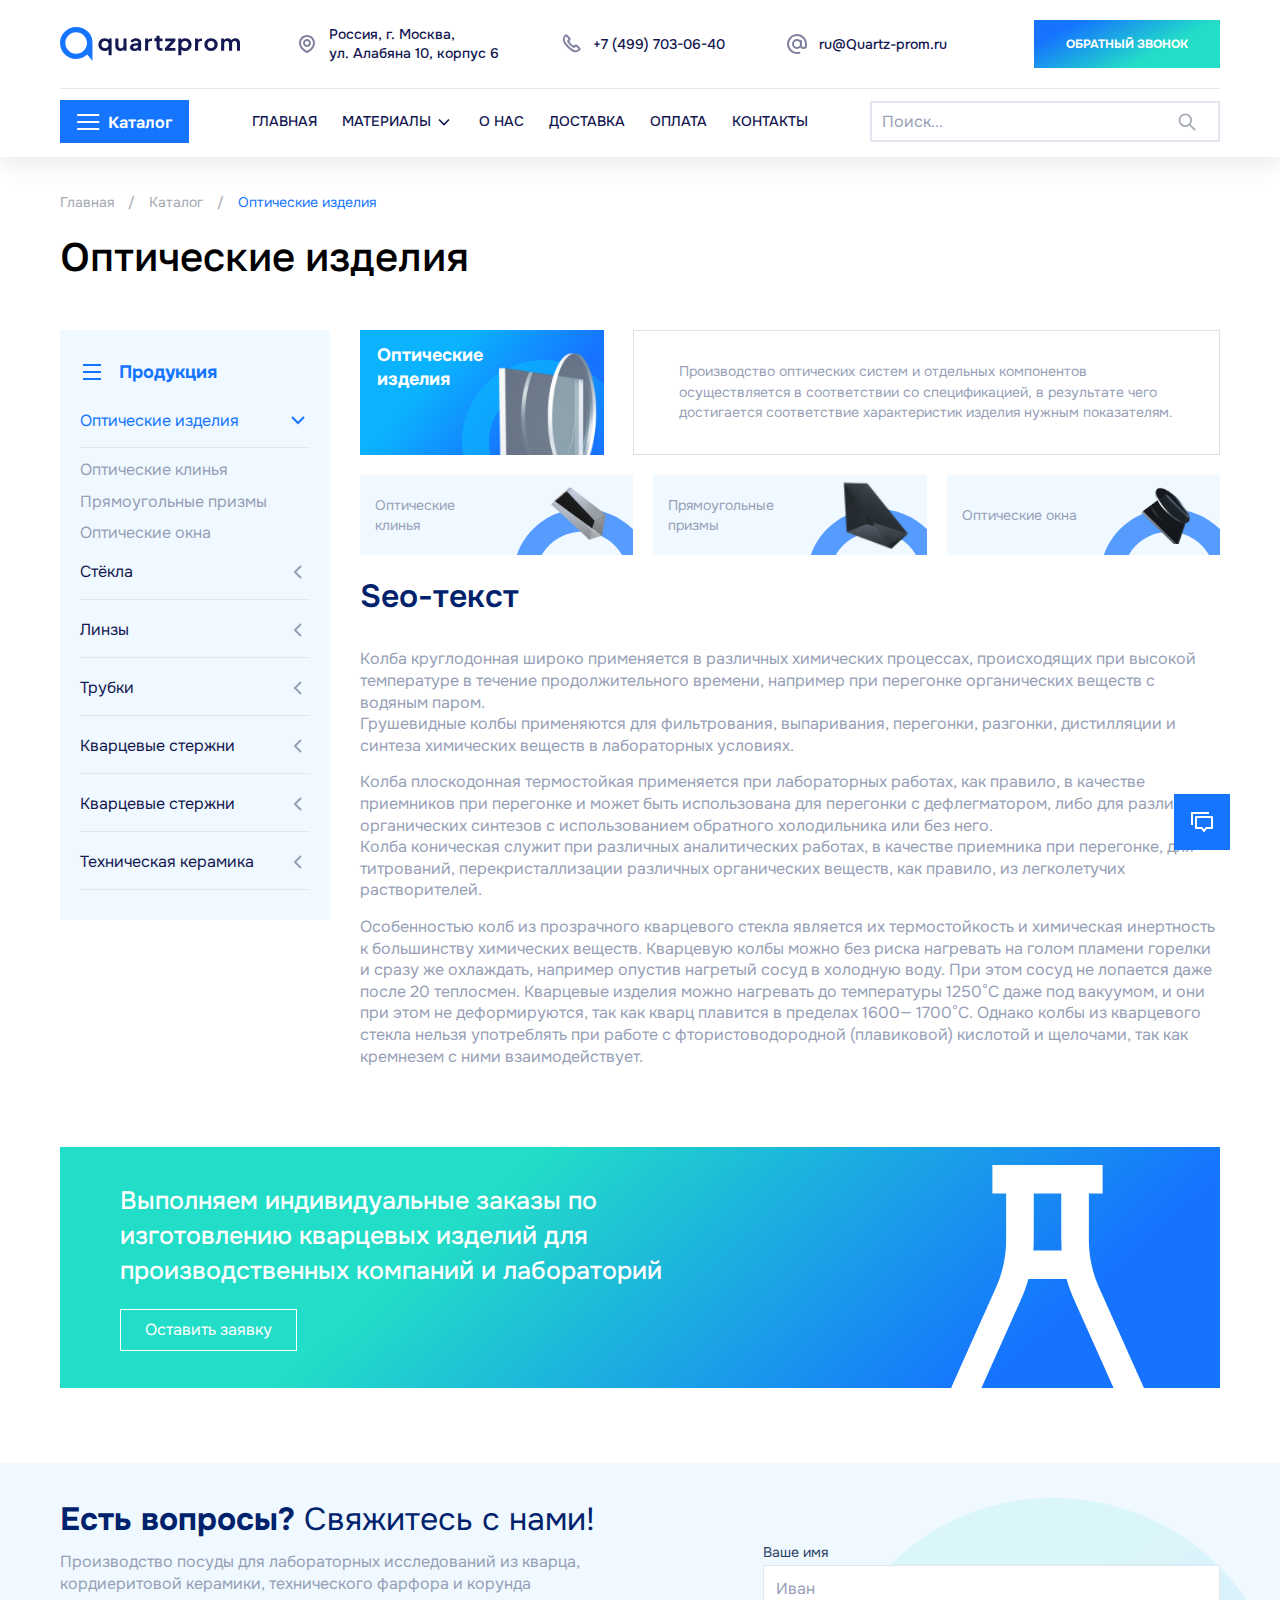
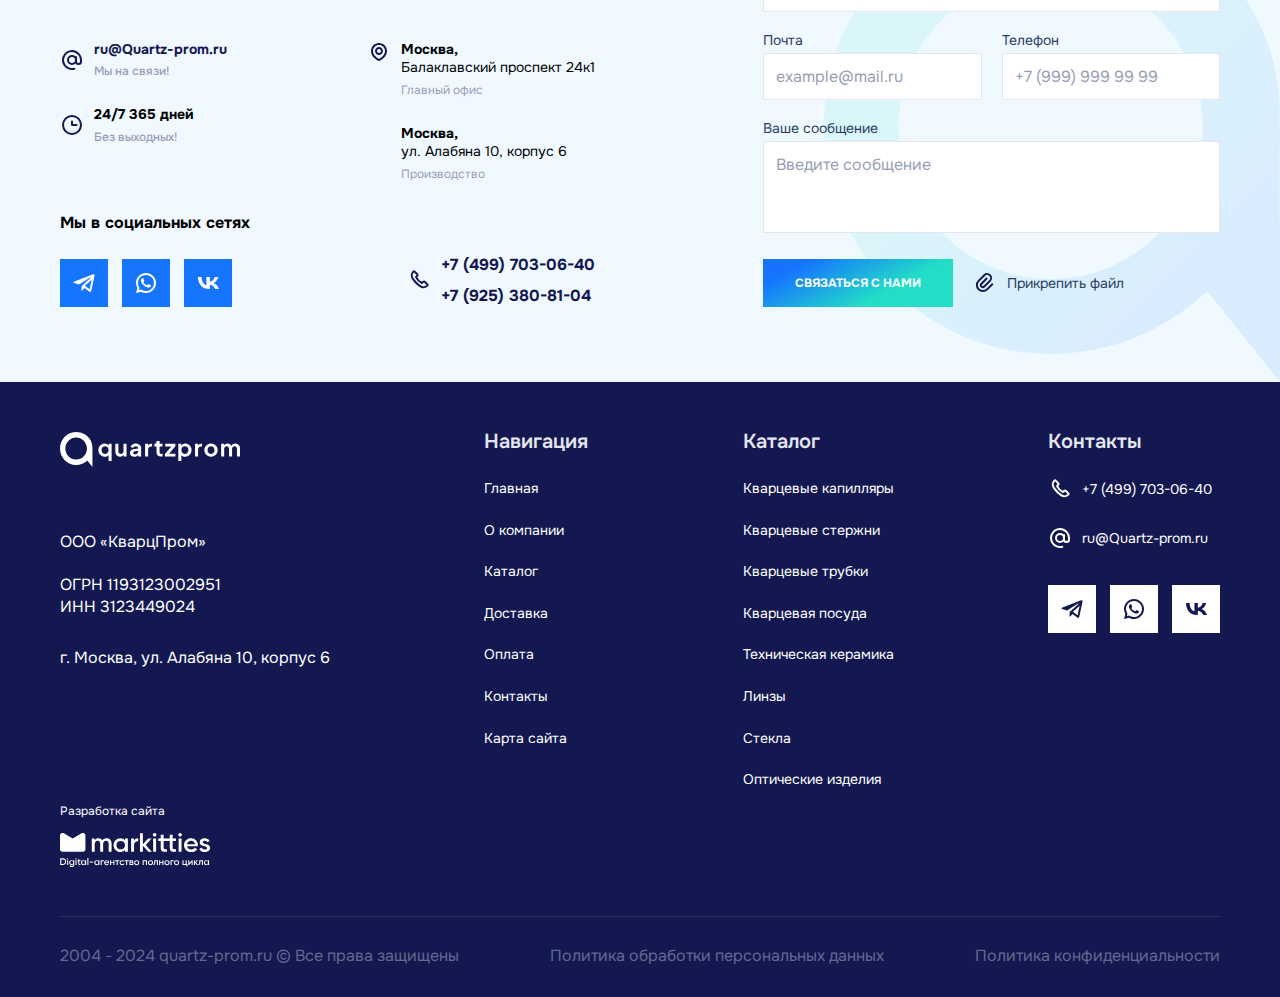
<file: catalog-inner.html>
<!DOCTYPE html>
<html lang="ru">

<head>

	<meta charset="utf-8">

	<title>Title</title>
	<meta name="description" content="">

	<meta http-equiv="X-UA-Compatible" content="IE=edge">
	<meta name="viewport" content="width=device-width, initial-scale=1, maximum-scale=1">
	<meta name="format-detection" content="telephone=no">

	<meta property="og:image" content="path/to/image.jpg">
	<link rel="shortcut icon" href="img/favicon/favicon.ico" type="image/x-icon">
	<link rel="apple-touch-icon" href="img/favicon/apple-touch-icon.png">
	<link rel="apple-touch-icon" sizes="72x72" href="img/favicon/apple-touch-icon-72x72.png">
	<link rel="apple-touch-icon" sizes="114x114" href="img/favicon/apple-touch-icon-114x114.png">

	<!-- Chrome, Firefox OS and Opera -->
	<meta name="theme-color" content="#E3E6EF">
	<!-- Windows Phone -->
	<meta name="msapplication-navbutton-color" content="#E3E6EF">
	<!-- iOS Safari -->
	<meta name="apple-mobile-web-app-status-bar-style" content="#E3E6EF">

	<link rel="stylesheet" href="css/main.min.css">

</head>

<body>

	<div class="page--wrapper">
		<header class="header">
			<div class="container">
				<div class="row">
					<div class="header--wrapper">
						<div class="header--top">
							<a href="index.html" class="logo"><img src="img/logo.svg" alt="#"></a>
							<ul class="header--social social">
								<li>
									<a href="#" target="_blank">
										<svg class="svg svg--address" xmlns="http://www.w3.org/2000/svg" viewBox="0 0 24 24" fill="none">
											<path d="M12.398 19.804L12.8585 20.6917L12.8585 20.6917L12.398 19.804ZM11.602 19.804L11.1415 20.6917L11.1415 20.6917L11.602 19.804ZM18 11C18 13.1458 16.9079 14.9159 15.545 16.2906C14.183 17.6644 12.6342 18.555 11.9376 18.9163L12.8585 20.6917C13.6448 20.2838 15.397 19.2805 16.9653 17.6987C18.5326 16.1178 20 13.8706 20 11H18ZM12 5C15.3137 5 18 7.68629 18 11H20C20 6.58172 16.4183 3 12 3V5ZM6 11C6 7.68629 8.68629 5 12 5V3C7.58172 3 4 6.58172 4 11H6ZM12.0624 18.9163C11.3658 18.555 9.81702 17.6644 8.45503 16.2906C7.09211 14.9159 6 13.1458 6 11H4C4 13.8706 5.46741 16.1178 7.03474 17.6987C8.60299 19.2805 10.3552 20.2838 11.1415 20.6917L12.0624 18.9163ZM11.9376 18.9163C11.9514 18.9091 11.9733 18.9023 12 18.9023C12.0267 18.9023 12.0486 18.9091 12.0624 18.9163L11.1415 20.6917C11.6831 20.9726 12.3169 20.9726 12.8585 20.6917L11.9376 18.9163ZM14 11C14 12.1046 13.1046 13 12 13V15C14.2091 15 16 13.2091 16 11H14ZM12 9C13.1046 9 14 9.89543 14 11H16C16 8.79086 14.2091 7 12 7V9ZM10 11C10 9.89543 10.8954 9 12 9V7C9.79086 7 8 8.79086 8 11H10ZM12 13C10.8954 13 10 12.1046 10 11H8C8 13.2091 9.79086 15 12 15V13Z" fill="#7F819C"/>
										</svg>
										<span>
											Россия, г. Москва,<br>
											ул. Алабяна 10, корпус 6
										</span>
									</a>
								</li>
								<li>
									<a href="tel:+74997030640" target="_blank">
										<svg class="svg svg--phone" xmlns="http://www.w3.org/2000/svg" viewBox="0 0 24 24" fill="none">
											<path d="M17.7071 13.7071L20.3552 16.3552C20.7113 16.7113 20.7113 17.2887 20.3552 17.6448C18.43 19.57 15.3821 19.7866 13.204 18.153L11.6286 16.9714C9.88504 15.6638 8.33622 14.115 7.02857 12.3714L5.84701 10.796C4.21341 8.61788 4.43001 5.56999 6.35523 3.64477C6.71133 3.28867 7.28867 3.28867 7.64477 3.64477L10.2929 6.29289C10.6834 6.68342 10.6834 7.31658 10.2929 7.70711L9.27175 8.72825C9.10946 8.89054 9.06923 9.13846 9.17187 9.34373C10.3585 11.7171 12.2829 13.6415 14.6563 14.8281C14.8615 14.9308 15.1095 14.8905 15.2717 14.7283L16.2929 13.7071C16.6834 13.3166 17.3166 13.3166 17.7071 13.7071Z" stroke="#7F819C" stroke-width="2"/>
										</svg>
										<span>+7 (499) 703-06-40</span>
									</a>
								</li>
								<li>
									<a href="mailto:ru@Quartz-prom.ru" target="_blank">
										<svg class="svg svg--mail" xmlns="http://www.w3.org/2000/svg" viewBox="0 0 24 24" fill="none">
											<path d="M21 12C21 10.1195 20.411 8.28625 19.3156 6.7577C18.2203 5.22915 16.6736 4.08209 14.893 3.47763C13.1123 2.87316 11.187 2.84166 9.38744 3.38754C7.58792 3.93341 6.00459 5.02925 4.85982 6.52115C3.71505 8.01304 3.06635 9.82604 3.00482 11.7055C2.94329 13.585 3.47203 15.4366 4.51677 17.0001C5.56152 18.5637 7.06979 19.7608 8.82975 20.4232C10.5897 21.0856 12.513 21.18 14.3294 20.6933" stroke="#7F819C" stroke-width="2" stroke-linecap="round"/>
											<circle cx="12" cy="12" r="4" stroke="#7F819C" stroke-width="2"/>
											<path d="M16 9V13.5C16 14.8807 17.1193 16 18.5 16V16C19.8807 16 21 14.8807 21 13.5V12" stroke="#7F819C" stroke-width="2" stroke-linecap="round"/>
										</svg>
										<span>ru@Quartz-prom.ru</span>
									</a>
								</li>
							</ul>
							<button class="button button--maingradient modal--open">
								<span>Обратный звонок</span>
							</button>
							<button class="search--button">
								<svg xmlns="http://www.w3.org/2000/svg" width="20" height="20" viewBox="0 0 20 20" fill="none">
									<path fill-rule="evenodd" clip-rule="evenodd" d="M8.33317 3.33341C5.57175 3.33341 3.33317 5.57199 3.33317 8.33342C3.33317 11.0948 5.57175 13.3334 8.33317 13.3334C11.0946 13.3334 13.3332 11.0948 13.3332 8.33342C13.3332 5.57199 11.0946 3.33341 8.33317 3.33341ZM1.6665 8.33342C1.6665 4.65152 4.65127 1.66675 8.33317 1.66675C12.0151 1.66675 14.9998 4.65152 14.9998 8.33342C14.9998 12.0153 12.0151 15.0001 8.33317 15.0001C4.65127 15.0001 1.6665 12.0153 1.6665 8.33342Z" fill="#A3A7B1"></path>
									<path fill-rule="evenodd" clip-rule="evenodd" d="M11.9106 11.9108C12.236 11.5854 12.7637 11.5854 13.0891 11.9108L18.6784 17.5001L17.4998 18.6786L11.9106 13.0893C11.5851 12.7639 11.5851 12.2363 11.9106 11.9108Z" fill="#A3A7B1"></path>
								</svg>
							</button>
							<button class="menu--burger">
								<strong>Меню</strong>
								<div class="menu--burger__wrapper">
									<span></span><span></span><span></span>
								</div>
							</button>
						</div>
						<div class="header--bottom">
							<div class="header--bottom__catalog">
								<button class="button button--catalog">
									<div class="burger">
										<span></span>
										<span></span>
										<span></span>
									</div>
									<span>каталог</span>
								</button>
								<nav class="header--bottom__nav catalog--nav">
									<ul>
										<li>
											<a href="#">Стекла</a>
											<ul>
												<li><a href="catalog-type.html">Оптические клинья</a></li>
												<li><a href="catalog-type.html">Прямоугольные призмы</a></li>
												<li><a href="catalog-type.html">Оптические окна</a></li>
											</ul>
										</li>
										<li>
											<a href="#">Кварцевые стержни</a>
											<ul>
												<li><a href="catalog-type.html">Оптические клинья</a></li>
												<li><a href="catalog-type.html">Прямоугольные призмы</a></li>
												<li><a href="catalog-type.html">Оптические окна</a></li>
											</ul>
										</li>
										<li>
											<a href="#">Кварцевые трубки</a>
											<ul>
												<li><a href="catalog-type.html">Оптические клинья</a></li>
												<li><a href="catalog-type.html">Прямоугольные призмы</a></li>
												<li><a href="catalog-type.html">Оптические окна</a></li>
											</ul>
										</li>
										<li>
											<a href="#">Оптические изделия</a>
											<ul>
												<li><a href="catalog-type.html">Оптические клинья</a></li>
												<li><a href="catalog-type.html">Прямоугольные призмы</a></li>
												<li><a href="catalog-type.html">Оптические окна</a></li>
											</ul>
										</li>
										<li>
											<a href="#">Оптические изделия</a>
											<ul>
												<li><a href="catalog-type.html">Оптические клинья</a></li>
												<li><a href="catalog-type.html">Прямоугольные призмы</a></li>
												<li><a href="catalog-type.html">Оптические окна</a></li>
											</ul>
										</li>
										<li>
											<a href="#">Кварцевые стержни</a>
											<ul>
												<li><a href="catalog-type.html">Оптические клинья</a></li>
												<li><a href="catalog-type.html">Прямоугольные призмы</a></li>
												<li><a href="catalog-type.html">Оптические окна</a></li>
											</ul>
										</li>
										<li>
											<a href="#">Оптические изделия</a>
											<ul>
												<li><a href="catalog-type.html">Оптические клинья</a></li>
												<li><a href="catalog-type.html">Прямоугольные призмы</a></li>
												<li><a href="catalog-type.html">Оптические окна</a></li>
											</ul>
										</li>
										<li>
											<a href="#">Техническая керамика</a>
											<ul>
												<li><a href="catalog-type.html">Оптические клинья</a></li>
												<li><a href="catalog-type.html">Прямоугольные призмы</a></li>
												<li><a href="catalog-type.html">Оптические окна</a></li>
											</ul>
										</li>
									</ul>
								</nav>
							</div>
							<nav class="menu">
								<ul class="list">
									<li><a href="index.html">Главная</a></li>
									<li class="menu-item-has-children">
										<a href="catalog-materials.html">Материалы</a>
										<ul>
											<li><a href="catalog-material.html">BaF2</a></li>
											<li><a href="catalog-material.html">CaF2</a></li>
											<li><a href="catalog-material.html">MgF2</a></li>
											<li><a href="catalog-material.html">ZnSe</a></li>
											<li><a href="catalog-material.html">ZnS</a></li>
											<li><a href="catalog-material.html">Ge</a></li>
											<li><a href="catalog-material.html">К8, ЛК5, ТФ10</a></li>
											<li><a href="catalog-material.html">Кварцевое стекло КУ-1, КУ-2, КВ, КИ</a></li>
										</ul>
									</li>
									<li><a href="about.html">О нас</a></li>
									<li><a href="delivery.html">Доставка</a></li>
									<li><a href="payment.html">Оплата</a></li>
									<li><a href="contacts.html">Контакты</a></li>
								</ul>
							</nav>
							<form role="search" method="get" id="searchform" class="search search-form" action="#">
								<input class="search-field" type="search" name="s" value="" placeholder="Поиск...">
								<input class="search-submit" type="submit" id="searchsubmit" value="">
							</form>
						</div>
					</div>
				</div>
			</div>
		</header>

		<main class="main catalog inner">
			<section class="section catalog--header">
				<div class="container">
					<div class="row">
						<div class="breadcrumbs" typeof="BreadcrumbList" vocab="https://schema.org/">
							<!-- Breadcrumb NavXT 7.3.1 -->
							<span property="itemListElement" typeof="ListItem">
								<a property="item" typeof="WebPage" title="Перейти на главную." href="index.html" class="home">
									<span property="name">Главная</span>
								</a>
								<meta property="position" content="1">
							</span>
							/
							<span property="itemListElement" typeof="ListItem">
								<a property="item" typeof="WebPage" title="Перейти на главную." href="catalog.html" class="home">
									<span property="name">Каталог</span>
								</a>
								<meta property="position" content="2">
							</span>
							/
							<span property="itemListElement" typeof="ListItem">
								<span property="name" class="post post-page current-item breadcrumb_last">Оптические изделия</span>
								<meta property="url" content="#">
								<meta property="position" content="3">
							</span>
						</div>
						<h1 class="h1">Оптические изделия</h1>
						<div class="catalog--wrapper">
							<nav class="catalog--nav">
								<div class="catalog--nav__title">
									<div class="icon">
										<svg width="24" height="24" viewBox="0 0 24 24" fill="none" xmlns="http://www.w3.org/2000/svg">
											<g clip-path="url(#clip0_404_20545)">
											<path d="M3 4H21V6H3V4ZM3 11H21V13H3V11ZM3 18H21V20H3V18Z" fill="#1675FF"/>
											</g>
											<defs>
											<clipPath id="clip0_404_20545">
											<rect width="24" height="24" fill="white"/>
											</clipPath>
											</defs>
										</svg>
									</div>
									<h2 class="h3">Продукция</h2>
								</div>
								<ul>
									<li>
										<a href="#" class="active">Оптические изделия</a>
										<ul class="visible" style="max-height: 89px;">
											<li><a href="catalog-type.html">Оптические клинья</a></li>
											<li><a href="catalog-type.html">Прямоугольные призмы</a></li>
											<li><a href="catalog-type.html">Оптические окна</a></li>
										</ul>
									</li>
									<li>
										<a href="#">Стёкла</a>
										<ul>
											<li><a href="catalog-type.html">Оптические клинья</a></li>
											<li><a href="catalog-type.html">Прямоугольные призмы</a></li>
											<li><a href="catalog-type.html">Оптические окна</a></li>
										</ul>
									</li>
									<li>
										<a href="#">Линзы</a>
										<ul>
											<li><a href="catalog-type.html">Оптические клинья</a></li>
											<li><a href="catalog-type.html">Прямоугольные призмы</a></li>
											<li><a href="catalog-type.html">Оптические окна</a></li>
										</ul>
									</li>
									<li>
										<a href="#">Трубки</a>
										<ul>
											<li><a href="catalog-type.html">Оптические клинья</a></li>
											<li><a href="catalog-type.html">Прямоугольные призмы</a></li>
											<li><a href="catalog-type.html">Оптические окна</a></li>
										</ul>
									</li>
									<li>
										<a href="#">Кварцевые стержни</a>
										<ul>
											<li><a href="catalog-type.html">Оптические клинья</a></li>
											<li><a href="catalog-type.html">Прямоугольные призмы</a></li>
											<li><a href="catalog-type.html">Оптические окна</a></li>
										</ul>
									</li>
									<li>
										<a href="#">Кварцевые стержни</a>
										<ul>
											<li><a href="catalog-type.html">Оптические клинья</a></li>
											<li><a href="catalog-type.html">Прямоугольные призмы</a></li>
											<li><a href="catalog-type.html">Оптические окна</a></li>
										</ul>
									</li>
									<li>
										<a href="#">Техническая керамика</a>
										<ul>
											<li><a href="catalog-type.html">Оптические клинья</a></li>
											<li><a href="catalog-type.html">Прямоугольные призмы</a></li>
											<li><a href="catalog-type.html">Оптические окна</a></li>
										</ul>
									</li>
								</ul>
							</nav>
							<div class="catalog--currentItem">
								<div class="catalog--info">
									<div class="catalog--info__title main--production__item">
										<h2 class="h3">Оптические<br> изделия</h2>
										<div class="main--production__image">
											<img src="img/main/products/7.png" alt="#">
										</div>
										<svg class="main--production__logo" xmlns="http://www.w3.org/2000/svg" width="142" height="95" viewBox="0 0 142 95" fill="none">
											<path d="M163.878 79.1344V74.8733C162.319 31.2891 125.607 0 81.5732 0C36.63 0 0 36.5796 0 81.461C0 126.342 36.63 162.922 81.5732 162.922C103.395 162.922 123.139 154.361 137.817 140.481L164 173L163.878 86.4391C164.008 84.8825 163.878 83.2556 163.878 81.5693C163.878 81.3099 163.878 79.5236 163.878 79.1344ZM81.5732 136.201C51.4379 136.201 26.888 111.685 26.888 81.5908C26.888 51.4969 51.4379 26.9807 81.5732 26.9807C111.709 26.9807 136.258 51.4969 136.258 81.5908C136.258 111.685 111.709 136.201 81.5732 136.201Z" fill="url(#paint0_linear_198_496)"/>
											<defs>
												<linearGradient id="paint0_linear_198_496" x1="5.86747e-06" y1="119.416" x2="73.0555" y2="179.49" gradientUnits="userSpaceOnUse">
													<stop stop-color="#0BB2FE"/>
													<stop offset="1" stop-color="#1673FF"/>
												</linearGradient>
											</defs>
										</svg>
									</div>
									<div class="catalog--info__text text-gray text-14">
										Производство оптических систем и отдельных компонентов <br>
										осуществляется в соответствии со спецификацией, в результате чего <br>
										достигается соответствие характеристик изделия нужным показателям.
									</div>
								</div>
								<div class="catalog--currentItem__list">
									<a href="catalog-type.html" class="catalog--currentItem__item">
										<span class="text-gray text-14">Оптические клинья</span>
										<div class="catalog--currentItem__image">
											<img src="img/catalog/inner/1_0001-1-1024x1024 1.png" alt="#">
										</div>
										<svg class="catalog--currentItem__logo" xmlns="http://www.w3.org/2000/svg" width="142" height="50" viewBox="0 0 142 50" fill="none">
											<path opacity="0.7" d="M163.878 79.1344V74.8733C162.319 31.2891 125.607 0 81.5732 0C36.63 0 0 36.5796 0 81.461C0 126.342 36.63 162.922 81.5732 162.922C103.395 162.922 123.139 154.361 137.817 140.481L164 173L163.878 86.4391C164.008 84.8825 163.878 83.2556 163.878 81.5693C163.878 81.3099 163.878 79.5236 163.878 79.1344ZM81.5732 136.201C51.4379 136.201 26.888 111.685 26.888 81.5908C26.888 51.4969 51.4379 26.9807 81.5732 26.9807C111.709 26.9807 136.258 51.4969 136.258 81.5908C136.258 111.685 111.709 136.201 81.5732 136.201Z" fill="#1675FF"/>
										</svg>
									</a>
									<a href="catalog-type.html" class="catalog--currentItem__item">
										<span class="text-gray text-14">Прямоугольные<br> призмы</span>
										<div class="catalog--currentItem__image">
											<img src="img/catalog/inner/Pryamougolnyye_prizmy-1024x1024 1.png" alt="#">
										</div>
										<svg class="catalog--currentItem__logo" xmlns="http://www.w3.org/2000/svg" width="142" height="50" viewBox="0 0 142 50" fill="none">
											<path opacity="0.7" d="M163.878 79.1344V74.8733C162.319 31.2891 125.607 0 81.5732 0C36.63 0 0 36.5796 0 81.461C0 126.342 36.63 162.922 81.5732 162.922C103.395 162.922 123.139 154.361 137.817 140.481L164 173L163.878 86.4391C164.008 84.8825 163.878 83.2556 163.878 81.5693C163.878 81.3099 163.878 79.5236 163.878 79.1344ZM81.5732 136.201C51.4379 136.201 26.888 111.685 26.888 81.5908C26.888 51.4969 51.4379 26.9807 81.5732 26.9807C111.709 26.9807 136.258 51.4969 136.258 81.5908C136.258 111.685 111.709 136.201 81.5732 136.201Z" fill="#1675FF"/>
										</svg>
									</a>
									<a href="catalog-type.html" class="catalog--currentItem__item">
										<span class="text-gray text-14">Оптические окна</span>
										<div class="catalog--currentItem__image">
											<img src="img/catalog/inner/Opticheskiye_Okna-1024x1024 1.png" alt="#">
										</div>
										<svg class="catalog--currentItem__logo" xmlns="http://www.w3.org/2000/svg" width="142" height="50" viewBox="0 0 142 50" fill="none">
											<path opacity="0.7" d="M163.878 79.1344V74.8733C162.319 31.2891 125.607 0 81.5732 0C36.63 0 0 36.5796 0 81.461C0 126.342 36.63 162.922 81.5732 162.922C103.395 162.922 123.139 154.361 137.817 140.481L164 173L163.878 86.4391C164.008 84.8825 163.878 83.2556 163.878 81.5693C163.878 81.3099 163.878 79.5236 163.878 79.1344ZM81.5732 136.201C51.4379 136.201 26.888 111.685 26.888 81.5908C26.888 51.4969 51.4379 26.9807 81.5732 26.9807C111.709 26.9807 136.258 51.4969 136.258 81.5908C136.258 111.685 111.709 136.201 81.5732 136.201Z" fill="#1675FF"/>
										</svg>
									</a>
								</div>
								<div class="catalog--text redactor text-gray">
									<h2>Seo-текст</h2>
									<p>
										Колба круглодонная широко применяется в различных химических процессах, происходящих при высокой температуре в течение
										продолжительного времени, например при перегонке органических веществ с водяным паром.<br>
										Грушевидные колбы применяются для фильтрования, выпаривания, перегонки, разгонки, дистилляции и синтеза химических
										веществ в лабораторных условиях.
									</p>
									<p>
										Колба плоскодонная термостойкая применяется при лабораторных работах, как правило, в качестве приемников при перегонке
										и может быть использована для перегонки с дефлегматором, либо для различных органических синтезов с использованием
										обратного холодильника или без него.<br>
										Колба коническая служит при различных аналитических работах, в качестве приемника при перегонке, для титрований,
										перекристаллизации различных органических веществ, как правило, из легколетучих растворителей.
									</p>
									<p>
										Особенностью колб из прозрачного кварцевого стекла является их термостойкость и химическая инертность к большинству
										химических веществ. Кварцевую колбы можно без риска нагревать на голом пламени горелки и сразу же охлаждать, например
										опустив нагретый сосуд в холодную воду. При этом сосуд не лопается даже после 20 теплосмен. Кварцевые изделия можно
										нагревать до температуры 1250°С даже под вакуумом, и они при этом не деформируются, так как кварц плавится в пределах
										1600— 1700°С. Однако колбы из кварцевого стекла нельзя употреблять при работе с фтористоводородной (плавиковой)
										кислотой и щелочами, так как кремнезем с ними взаимодействует.
									</p>
								</div>
							</div>
						</div>
					</div>
				</div>
			</section>
			<div class="banner banner--main">
				<div class="container">
					<div class="row">
						<div class="banner--wrapper">
							<div class="banner--left">
								<h2 class="h2">
									Выполняем индивидуальные заказы по<br> изготовлению кварцевых изделий для<br> производственных компаний и лабораторий
								</h2>
								<button class="button button--whiteBD modal--open">Оставить заявку</button>
							</div>
							<div class="banner--right">
								<img src="img/catalog/banner-colb.png" alt="#">
							</div>
						</div>
					</div>
				</div>
			</div>
			<section class="main--contact section" style="background-image: url(img/form-logo.svg);">
				<div class="container">
					<div class="row">
						<div class="main--contact__wrapper">
							<div class="main--contact__left">
								<h2 class="h2"><b>Есть вопросы?</b> Свяжитесь с нами!</h2>
								<div class="main--contact__text text-gray">
									Производство посуды для лабораторных исследований из кварца, кордиеритовой керамики,  технического фарфора и корунда   
								</div>
								<div class="main--contact__list">
									<ul class="main--contact__social social">
										<li>
											<a href="mailto:ru@Quartz-prom.ru" class="mail" target="_blank">
												<svg class="svg svg--mail" xmlns="http://www.w3.org/2000/svg" viewBox="0 0 24 24" fill="none">
													<path d="M21 12C21 10.1195 20.411 8.28625 19.3156 6.7577C18.2203 5.22915 16.6736 4.08209 14.893 3.47763C13.1123 2.87316 11.187 2.84166 9.38744 3.38754C7.58792 3.93341 6.00459 5.02925 4.85982 6.52115C3.71505 8.01304 3.06635 9.82604 3.00482 11.7055C2.94329 13.585 3.47203 15.4366 4.51677 17.0001C5.56152 18.5637 7.06979 19.7608 8.82975 20.4232C10.5897 21.0856 12.513 21.18 14.3294 20.6933" stroke="#7F819C" stroke-width="2" stroke-linecap="round"/>
													<circle cx="12" cy="12" r="4" stroke="#7F819C" stroke-width="2"/>
													<path d="M16 9V13.5C16 14.8807 17.1193 16 18.5 16V16C19.8807 16 21 14.8807 21 13.5V12" stroke="#7F819C" stroke-width="2" stroke-linecap="round"/>
												</svg>
												<div class="mail-text">
													<b>ru@Quartz-prom.ru</b>
													<span class="text-gray">Мы на связи!</span>
												</div>
											</a>
										</li>
										<li>
											<div class="time">
												<svg class="svg svg-time" xmlns="http://www.w3.org/2000/svg" width="24" height="24" viewBox="0 0 24 24" fill="none">
													<circle cx="12" cy="12" r="9" stroke="#141851" stroke-width="2"/>
													<path d="M16.5 12H12.25C12.1119 12 12 11.8881 12 11.75V8.5" stroke="#141851" stroke-width="2" stroke-linecap="round"/>
												</svg>
												<div class="time-text">
													<b>24/7 365 дней</b>
													<span class="text-gray">Без выходных!</span>
												</div>
											</div>
										</li>
									</ul>
									<div class="main--contact__address">
										<div class="address">
											<svg class="svg svg--address" xmlns="http://www.w3.org/2000/svg" viewBox="0 0 24 24" fill="none">
												<path d="M12.398 19.804L12.8585 20.6917L12.8585 20.6917L12.398 19.804ZM11.602 19.804L11.1415 20.6917L11.1415 20.6917L11.602 19.804ZM18 11C18 13.1458 16.9079 14.9159 15.545 16.2906C14.183 17.6644 12.6342 18.555 11.9376 18.9163L12.8585 20.6917C13.6448 20.2838 15.397 19.2805 16.9653 17.6987C18.5326 16.1178 20 13.8706 20 11H18ZM12 5C15.3137 5 18 7.68629 18 11H20C20 6.58172 16.4183 3 12 3V5ZM6 11C6 7.68629 8.68629 5 12 5V3C7.58172 3 4 6.58172 4 11H6ZM12.0624 18.9163C11.3658 18.555 9.81702 17.6644 8.45503 16.2906C7.09211 14.9159 6 13.1458 6 11H4C4 13.8706 5.46741 16.1178 7.03474 17.6987C8.60299 19.2805 10.3552 20.2838 11.1415 20.6917L12.0624 18.9163ZM11.9376 18.9163C11.9514 18.9091 11.9733 18.9023 12 18.9023C12.0267 18.9023 12.0486 18.9091 12.0624 18.9163L11.1415 20.6917C11.6831 20.9726 12.3169 20.9726 12.8585 20.6917L11.9376 18.9163ZM14 11C14 12.1046 13.1046 13 12 13V15C14.2091 15 16 13.2091 16 11H14ZM12 9C13.1046 9 14 9.89543 14 11H16C16 8.79086 14.2091 7 12 7V9ZM10 11C10 9.89543 10.8954 9 12 9V7C9.79086 7 8 8.79086 8 11H10ZM12 13C10.8954 13 10 12.1046 10 11H8C8 13.2091 9.79086 15 12 15V13Z" fill="#7F819C"/>
											</svg>
											<div class="address--wrapper">
												<div class="address-1">
													<div class="address-text">
														<span>
															<b>Москва,</b><br>
															Балаклавский проспект 24к1
														</span>
														<span class="address-type text-gray">Главный офис</span>
													</div>
												</div>
												<div class="address-2">
													<div class="address-text">
														<span>
															<b>Москва,</b><br>
															ул. Алабяна 10, корпус 6
														</span>
														<span class="address-type text-gray">Производство</span>
													</div>
												</div>
											</div>
										</div>
									</div>
								</div>
								<div class="main--contact__list">
									<ul class="main--contact__social social">
										<li class="main--contact__links">
											<b>Мы в социальных сетях</b>
											<ul>
												<li>
													<a href="#" class="telegram" target="_blank">
														<svg width="48" height="48" viewBox="0 0 48 48" fill="none" xmlns="http://www.w3.org/2000/svg">
															<rect width="48" height="48" fill="#1675FF"/>
															<path fill-rule="evenodd" clip-rule="evenodd" d="M21.7372 26.8922L21.4105 31.8272C21.8889 31.8272 22.1105 31.6056 22.3789 31.3372L24.7006 29.0856L29.5305 32.6556C30.4172 33.1456 31.0589 32.8889 31.2805 31.8272L34.4539 16.8822C34.7805 15.5756 33.9639 14.9806 33.1122 15.3656L14.4805 22.5522C13.2089 23.0656 13.2205 23.7772 14.2472 24.0689L19.0305 25.5856L30.0905 18.5972C30.19 18.5376 30.2877 18.4955 30.3781 18.4689L30.3811 18.4681C30.5039 18.4324 30.613 18.4254 30.6944 18.4418C30.8687 18.4769 30.9158 18.6196 30.6972 18.8189L21.7372 26.8922ZM31.599 20.6985L24.893 26.7408L29.5803 30.2053L31.599 20.6985ZM29.3014 31.5002C29.3014 31.5002 29.3028 31.4948 29.3064 31.4857C29.3034 31.4959 29.3014 31.5002 29.3014 31.5002ZM32.5302 16.3139L32.5299 16.3164L32.5302 16.3139Z" fill="white"/>
														</svg>
													</a>
												</li>
												<li>
													<a href="#" class="whatsapp" target="_blank">
														<svg width="48" height="48" viewBox="0 0 48 48" fill="none" xmlns="http://www.w3.org/2000/svg">
															<rect width="48" height="48" fill="#1675FF"/>
															<g clip-path="url(#clip0_198_419)">
															<path d="M19.253 30.494L19.977 30.917C21.198 31.6291 22.5866 32.0029 24 32C25.5823 32 27.129 31.5308 28.4446 30.6518C29.7602 29.7727 30.7855 28.5233 31.3911 27.0615C31.9966 25.5997 32.155 23.9911 31.8463 22.4393C31.5376 20.8874 30.7757 19.462 29.6569 18.3431C28.538 17.2243 27.1126 16.4624 25.5607 16.1537C24.0089 15.845 22.4004 16.0035 20.9385 16.609C19.4767 17.2145 18.2273 18.2398 17.3483 19.5554C16.4692 20.871 16 22.4177 16 24C16 25.436 16.377 26.813 17.084 28.024L17.506 28.748L16.853 31.149L19.253 30.494ZM14.004 34L15.356 29.032C14.4652 27.5049 13.9971 25.768 14 24C14 18.477 18.477 14 24 14C29.523 14 34 18.477 34 24C34 29.523 29.523 34 24 34C22.2328 34.0029 20.4967 33.5352 18.97 32.645L14.004 34ZM20.391 19.308C20.525 19.298 20.66 19.298 20.794 19.304C20.848 19.308 20.902 19.314 20.956 19.32C21.115 19.338 21.29 19.435 21.349 19.569C21.647 20.245 21.937 20.926 22.217 21.609C22.279 21.761 22.242 21.956 22.124 22.146C22.0429 22.2745 21.9551 22.3986 21.861 22.518C21.748 22.663 21.505 22.929 21.505 22.929C21.505 22.929 21.406 23.047 21.444 23.194C21.458 23.25 21.504 23.331 21.546 23.399L21.605 23.494C21.861 23.921 22.205 24.354 22.625 24.762C22.745 24.878 22.862 24.997 22.988 25.108C23.456 25.521 23.986 25.858 24.558 26.108L24.563 26.11C24.648 26.147 24.691 26.167 24.815 26.22C24.877 26.246 24.941 26.269 25.006 26.286C25.0732 26.3031 25.1439 26.2999 25.2093 26.2767C25.2746 26.2536 25.3316 26.2116 25.373 26.156C26.097 25.279 26.163 25.222 26.169 25.222V25.224C26.2193 25.1771 26.2791 25.1415 26.3443 25.1196C26.4095 25.0977 26.4786 25.09 26.547 25.097C26.607 25.101 26.668 25.112 26.724 25.137C27.255 25.38 28.124 25.759 28.124 25.759L28.706 26.02C28.804 26.067 28.893 26.178 28.896 26.285C28.9 26.352 28.906 26.46 28.883 26.658C28.851 26.917 28.773 27.228 28.695 27.391C28.6416 27.5022 28.5707 27.6042 28.485 27.693C28.3841 27.7989 28.2736 27.8954 28.155 27.981C28.114 28.0119 28.0723 28.0419 28.03 28.071C27.9056 28.1499 27.7778 28.2233 27.647 28.291C27.3895 28.4278 27.1052 28.5063 26.814 28.521C26.629 28.531 26.444 28.545 26.258 28.535C26.25 28.535 25.69 28.448 25.69 28.448C24.2683 28.074 22.9534 27.3735 21.85 26.402C21.624 26.203 21.415 25.989 21.201 25.776C20.311 24.891 19.639 23.936 19.231 23.034C19.0222 22.5913 18.9094 22.1094 18.9 21.62C18.8959 21.0129 19.0944 20.4217 19.464 19.94C19.537 19.846 19.606 19.748 19.725 19.635C19.852 19.515 19.932 19.451 20.019 19.407C20.1347 19.349 20.2609 19.315 20.39 19.307L20.391 19.308Z" fill="white"/>
															</g>
															<defs>
															<clipPath id="clip0_198_419">
															<rect width="24" height="24" fill="white" transform="translate(12 12)"/>
															</clipPath>
															</defs>
														</svg>
													</a>
												</li>
												<li>
													<a href="#" class="vk" target="_blank">
														<svg width="48" height="48" viewBox="0 0 48 48" fill="none" xmlns="http://www.w3.org/2000/svg">
															<rect width="48" height="48" fill="#1675FF"/>
															<path d="M25.4336 30C18.2587 30 14.1678 25.5036 14 18.0096H17.6084C17.7238 23.5052 20.3671 25.8303 22.465 26.3106V18.0096H25.8531V22.7462C27.9196 22.5444 30.1014 20.3827 30.8357 18H34.2133C33.9379 19.2334 33.3877 20.4015 32.5972 21.4314C31.8067 22.4613 30.7928 23.3308 29.6189 23.9856C30.929 24.5828 32.0859 25.4277 33.0135 26.4644C33.941 27.5011 34.6181 28.7061 35 30H31.2762C30.479 27.723 28.486 25.9552 25.8531 25.715V30H25.4441H25.4336Z" fill="white"/>
														</svg>
													</a>
												</li>
											</ul>
										</li>
									</ul>
									<div class="phones">
										<svg class="svg svg-phone" xmlns="http://www.w3.org/2000/svg" width="24" height="24" viewBox="0 0 24 24" fill="none">
											<path d="M17.7071 13.7071L20.3552 16.3552C20.7113 16.7113 20.7113 17.2887 20.3552 17.6448C18.43 19.57 15.3821 19.7866 13.204 18.153L11.6286 16.9714C9.88504 15.6638 8.33622 14.115 7.02857 12.3714L5.84701 10.796C4.21341 8.61788 4.43001 5.56999 6.35523 3.64477C6.71133 3.28867 7.28867 3.28867 7.64477 3.64477L10.2929 6.29289C10.6834 6.68342 10.6834 7.31658 10.2929 7.70711L9.27175 8.72825C9.10946 8.89054 9.06923 9.13846 9.17187 9.34373C10.3585 11.7171 12.2829 13.6415 14.6563 14.8281C14.8615 14.9308 15.1095 14.8905 15.2717 14.7283L16.2929 13.7071C16.6834 13.3166 17.3166 13.3166 17.7071 13.7071Z" stroke="#141851" stroke-width="2"/>
										</svg>
										<div class="phones-wrapper">
											<a href="tel:+74997030640" target="_blank">+7 (499) 703-06-40</a>
											<a href="tel:+79253808104" target="_blank">+7 (925) 380-81-04</a>
										</div>
									</div>
								</div>
							</div>
							<div class="main--contact__right">
								<form action="/#wpcf7-f479-o1" method="post" class="wpcf7-form init" aria-label="Contact form" novalidate="novalidate" data-status="init">
									<div style="display: none;">
										<input type="hidden" name="_wpcf7" value="479">
										<input type="hidden" name="_wpcf7_version" value="6.0">
										<input type="hidden" name="_wpcf7_locale" value="en_US">
										<input type="hidden" name="_wpcf7_unit_tag" value="wpcf7-f479-o1">
										<input type="hidden" name="_wpcf7_container_post" value="0">
										<input type="hidden" name="_wpcf7_posted_data_hash" value="">
										<input type="hidden" name="_wpcf7_key" value="footer-form-en">
										<input type="hidden" name="_cf7sg_toggles" value="">
										<input type="hidden" name="_cf7sg_version" value="4.15.7">
										<input type="hidden" name="_wpnonce" value="fc7cc9148a">
										<input type="hidden" name="_wpcf7_lang" value="en">
									</div>
									<div class="main--form__block first">
										<label>Ваше имя</label>
										<span class="wpcf7-form-control-wrap" data-name="fio"><input size="40" maxlength="400" class="wpcf7-form-control wpcf7-text wpcf7-validates-as-required" aria-required="true" aria-invalid="false" placeholder="Иван" value="" type="text" name="fio"></span>
									</div>
									<div class="main--form__wrapper">
										<div class="main--form__block">
											<label>Почта</label>
											<span class="wpcf7-form-control-wrap" data-name="email2"><input size="40" maxlength="400" class="wpcf7-form-control wpcf7-email wpcf7-validates-as-required wpcf7-text wpcf7-validates-as-email" aria-required="true" aria-invalid="false" placeholder="example@mail.ru" value="" type="email" name="email2"></span>
										</div>
										<div class="main--form__block">
											<label>Телефон</label>
											<span class="wpcf7-form-control-wrap" data-name="tel2"><input size="40" maxlength="400" class="wpcf7-form-control wpcf7-tel wpcf7-text wpcf7-validates-as-tel" aria-invalid="false" placeholder="+7 (999) 999 99 99" value="" type="tel" name="tel2"></span>
										</div>
									</div>
									<div class="main--form__block">
										<label>Ваше сообщение</label>
										<span class="wpcf7-form-control-wrap" data-name="textarea2"><textarea cols="40" rows="10" maxlength="2000" class="wpcf7-form-control wpcf7-textarea" aria-invalid="false" placeholder="Введите сообщение" name="textarea2"></textarea></span>
									</div>
									<div class="main--form__footer">
										<div class="main--form__button">
											<button class="button button--maingradient wpcf7-form-control wpcf7-submit" type="submit">
												<span>Связаться с нами</span>
											</button>
										</div>
										<div class="main--form__block file">
											<label for="file-1" class="input__file-button">
												<span class="input__file-button-text">Прикрепить файл</span>
											</label>
											<span class="wpcf7-form-control-wrap" data-name="file-1"><input size="40" class="wpcf7-form-control wpcf7-file" id="file-1" accept=".pdf,.txt,.png,.jpg,.docx,.doc,.ppt,.jpeg,.pptx" aria-invalid="false" type="file" name="file-1" multiple></span>
										</div>
									</div>
									</form>
							</div>
						</div>
					</div>
				</div>
			</section>
		</main>

		<footer class="footer">
			<div class="container">
				<div class="row">
					<div class="footer--top">
						<div class="footer--info">
							<div class="logo"><img src="img/logo-white.svg" alt="#"></div>
							<div class="footer--info__company">
								<div>
									ООО «КварцПром»
									<br><br>
									ОГРН 1193123002951 <br>
									ИНН 3123449024
								</div>
								<span>г. Москва, ул. Алабяна 10, корпус 6</span>
							</div>
						</div>
						<nav class="footer--block footer--nav">
							<span>Навигация</span>
							<ul>
								<li><a href="index.html">Главная</a></li>
								<li><a href="about.html">О компании</a></li>
								<li><a href="catalog.html">Каталог</a></li>
								<li><a href="delivery.html">Доставка</a></li>
								<li><a href="payment.html">Оплата</a></li>
								<li><a href="contacts.html">Контакты</a></li>
								<li><a href="#">Карта сайта</a></li>
							</ul>
						</nav>
						<nav class="footer--block footer--nav">
							<span>Каталог</span>
							<ul>
								<li><a href="catalog-type.html">Кварцевые капилляры</a></li>
								<li><a href="catalog-type.html">Кварцевые стержни</a></li>
								<li><a href="catalog-type.html">Кварцевые трубки</a></li>
								<li><a href="catalog-type.html">Кварцевая посуда</a></li>
								<li><a href="catalog-type.html">Техническая керамика</a></li>
								<li><a href="catalog-type.html">Линзы</a></li>
								<li><a href="catalog-type.html">Стекла</a></li>
								<li><a href="catalog-type.html">Оптические изделия</a></li>
							</ul>
						</nav>
						<div class="footer--block footer--contacts">
							<span>Контакты</span>
							<ul class="social">
								<li>
									<a href="tel:+74997030640" target="_blank">
										<svg class="svg svg--phone" xmlns="http://www.w3.org/2000/svg" viewBox="0 0 24 24" fill="none">
											<path d="M17.7071 13.7071L20.3552 16.3552C20.7113 16.7113 20.7113 17.2887 20.3552 17.6448C18.43 19.57 15.3821 19.7866 13.204 18.153L11.6286 16.9714C9.88504 15.6638 8.33622 14.115 7.02857 12.3714L5.84701 10.796C4.21341 8.61788 4.43001 5.56999 6.35523 3.64477C6.71133 3.28867 7.28867 3.28867 7.64477 3.64477L10.2929 6.29289C10.6834 6.68342 10.6834 7.31658 10.2929 7.70711L9.27175 8.72825C9.10946 8.89054 9.06923 9.13846 9.17187 9.34373C10.3585 11.7171 12.2829 13.6415 14.6563 14.8281C14.8615 14.9308 15.1095 14.8905 15.2717 14.7283L16.2929 13.7071C16.6834 13.3166 17.3166 13.3166 17.7071 13.7071Z" stroke="#7F819C" stroke-width="2"/>
										</svg>
										<span>+7 (499) 703-06-40</span>
									</a>
								</li>
								<li>
									<a href="mailto:ru@Quartz-prom.ru" target="_blank">
										<svg class="svg svg--mail" xmlns="http://www.w3.org/2000/svg" viewBox="0 0 24 24" fill="none">
											<path d="M21 12C21 10.1195 20.411 8.28625 19.3156 6.7577C18.2203 5.22915 16.6736 4.08209 14.893 3.47763C13.1123 2.87316 11.187 2.84166 9.38744 3.38754C7.58792 3.93341 6.00459 5.02925 4.85982 6.52115C3.71505 8.01304 3.06635 9.82604 3.00482 11.7055C2.94329 13.585 3.47203 15.4366 4.51677 17.0001C5.56152 18.5637 7.06979 19.7608 8.82975 20.4232C10.5897 21.0856 12.513 21.18 14.3294 20.6933" stroke="#7F819C" stroke-width="2" stroke-linecap="round"/>
											<circle cx="12" cy="12" r="4" stroke="#7F819C" stroke-width="2"/>
											<path d="M16 9V13.5C16 14.8807 17.1193 16 18.5 16V16C19.8807 16 21 14.8807 21 13.5V12" stroke="#7F819C" stroke-width="2" stroke-linecap="round"/>
										</svg>
										<span>ru@Quartz-prom.ru</span>
									</a>
								</li>
								<li class="main--contact__links">
									<ul>
										<li>
											<a href="#" class="telegram" target="_blank">
												<svg width="48" height="48" viewBox="0 0 48 48" fill="none" xmlns="http://www.w3.org/2000/svg">
													<rect width="48" height="48" fill="#1675FF"/>
													<path fill-rule="evenodd" clip-rule="evenodd" d="M21.7372 26.8922L21.4105 31.8272C21.8889 31.8272 22.1105 31.6056 22.3789 31.3372L24.7006 29.0856L29.5305 32.6556C30.4172 33.1456 31.0589 32.8889 31.2805 31.8272L34.4539 16.8822C34.7805 15.5756 33.9639 14.9806 33.1122 15.3656L14.4805 22.5522C13.2089 23.0656 13.2205 23.7772 14.2472 24.0689L19.0305 25.5856L30.0905 18.5972C30.19 18.5376 30.2877 18.4955 30.3781 18.4689L30.3811 18.4681C30.5039 18.4324 30.613 18.4254 30.6944 18.4418C30.8687 18.4769 30.9158 18.6196 30.6972 18.8189L21.7372 26.8922ZM31.599 20.6985L24.893 26.7408L29.5803 30.2053L31.599 20.6985ZM29.3014 31.5002C29.3014 31.5002 29.3028 31.4948 29.3064 31.4857C29.3034 31.4959 29.3014 31.5002 29.3014 31.5002ZM32.5302 16.3139L32.5299 16.3164L32.5302 16.3139Z" fill="white"/>
												</svg>
											</a>
										</li>
										<li>
											<a href="#" class="whatsapp" target="_blank">
												<svg width="48" height="48" viewBox="0 0 48 48" fill="none" xmlns="http://www.w3.org/2000/svg">
													<rect width="48" height="48" fill="#1675FF"/>
													<g clip-path="url(#clip0_198_419)">
													<path d="M19.253 30.494L19.977 30.917C21.198 31.6291 22.5866 32.0029 24 32C25.5823 32 27.129 31.5308 28.4446 30.6518C29.7602 29.7727 30.7855 28.5233 31.3911 27.0615C31.9966 25.5997 32.155 23.9911 31.8463 22.4393C31.5376 20.8874 30.7757 19.462 29.6569 18.3431C28.538 17.2243 27.1126 16.4624 25.5607 16.1537C24.0089 15.845 22.4004 16.0035 20.9385 16.609C19.4767 17.2145 18.2273 18.2398 17.3483 19.5554C16.4692 20.871 16 22.4177 16 24C16 25.436 16.377 26.813 17.084 28.024L17.506 28.748L16.853 31.149L19.253 30.494ZM14.004 34L15.356 29.032C14.4652 27.5049 13.9971 25.768 14 24C14 18.477 18.477 14 24 14C29.523 14 34 18.477 34 24C34 29.523 29.523 34 24 34C22.2328 34.0029 20.4967 33.5352 18.97 32.645L14.004 34ZM20.391 19.308C20.525 19.298 20.66 19.298 20.794 19.304C20.848 19.308 20.902 19.314 20.956 19.32C21.115 19.338 21.29 19.435 21.349 19.569C21.647 20.245 21.937 20.926 22.217 21.609C22.279 21.761 22.242 21.956 22.124 22.146C22.0429 22.2745 21.9551 22.3986 21.861 22.518C21.748 22.663 21.505 22.929 21.505 22.929C21.505 22.929 21.406 23.047 21.444 23.194C21.458 23.25 21.504 23.331 21.546 23.399L21.605 23.494C21.861 23.921 22.205 24.354 22.625 24.762C22.745 24.878 22.862 24.997 22.988 25.108C23.456 25.521 23.986 25.858 24.558 26.108L24.563 26.11C24.648 26.147 24.691 26.167 24.815 26.22C24.877 26.246 24.941 26.269 25.006 26.286C25.0732 26.3031 25.1439 26.2999 25.2093 26.2767C25.2746 26.2536 25.3316 26.2116 25.373 26.156C26.097 25.279 26.163 25.222 26.169 25.222V25.224C26.2193 25.1771 26.2791 25.1415 26.3443 25.1196C26.4095 25.0977 26.4786 25.09 26.547 25.097C26.607 25.101 26.668 25.112 26.724 25.137C27.255 25.38 28.124 25.759 28.124 25.759L28.706 26.02C28.804 26.067 28.893 26.178 28.896 26.285C28.9 26.352 28.906 26.46 28.883 26.658C28.851 26.917 28.773 27.228 28.695 27.391C28.6416 27.5022 28.5707 27.6042 28.485 27.693C28.3841 27.7989 28.2736 27.8954 28.155 27.981C28.114 28.0119 28.0723 28.0419 28.03 28.071C27.9056 28.1499 27.7778 28.2233 27.647 28.291C27.3895 28.4278 27.1052 28.5063 26.814 28.521C26.629 28.531 26.444 28.545 26.258 28.535C26.25 28.535 25.69 28.448 25.69 28.448C24.2683 28.074 22.9534 27.3735 21.85 26.402C21.624 26.203 21.415 25.989 21.201 25.776C20.311 24.891 19.639 23.936 19.231 23.034C19.0222 22.5913 18.9094 22.1094 18.9 21.62C18.8959 21.0129 19.0944 20.4217 19.464 19.94C19.537 19.846 19.606 19.748 19.725 19.635C19.852 19.515 19.932 19.451 20.019 19.407C20.1347 19.349 20.2609 19.315 20.39 19.307L20.391 19.308Z" fill="white"/>
													</g>
													<defs>
													<clipPath id="clip0_198_419">
													<rect width="24" height="24" fill="white" transform="translate(12 12)"/>
													</clipPath>
													</defs>
												</svg>
											</a>
										</li>
										<li>
											<a href="#" class="vk" target="_blank">
												<svg width="48" height="48" viewBox="0 0 48 48" fill="none" xmlns="http://www.w3.org/2000/svg">
													<rect width="48" height="48" fill="#1675FF"/>
													<path d="M25.4336 30C18.2587 30 14.1678 25.5036 14 18.0096H17.6084C17.7238 23.5052 20.3671 25.8303 22.465 26.3106V18.0096H25.8531V22.7462C27.9196 22.5444 30.1014 20.3827 30.8357 18H34.2133C33.9379 19.2334 33.3877 20.4015 32.5972 21.4314C31.8067 22.4613 30.7928 23.3308 29.6189 23.9856C30.929 24.5828 32.0859 25.4277 33.0135 26.4644C33.941 27.5011 34.6181 28.7061 35 30H31.2762C30.479 27.723 28.486 25.9552 25.8531 25.715V30H25.4441H25.4336Z" fill="white"/>
												</svg>
											</a>
										</li>
									</ul>
								</li>
							</ul>
						</div>
					</div>
					<div class="footer--info__developers">
						<span>Разработка сайта</span>
						<img src="img/develop.svg" alt="#">
					</div>
					<div class="footer--bottom">
						<span>2004 - 2024 quartz-prom.ru © Все права защищены</span>
						<a href="#">Политика обработки персональных данных</a>
						<a href="#">Политика конфиденциальности</a>
					</div>
				</div>
			</div>
		</footer>
	</div>

	<div class="fixed--social">
		<div class="fixed--social__button" title="Подробнее">
			<img class="fixed--social__open" src="img/discuss-line.svg">
			<img class="fixed--social__close" src="img/close-fill.svg">
		</div>
		<div class="fixed--social__wrapper">
			<a href="#" class="fixed--social__item" target="_blank">
				<img src="img/socials/tg.svg" alt="#">
				<div>Написать<br> в Телеграм</div>
			</a>
			<a href="#" class="fixed--social__item" target="_blank">
				<svg xmlns="http://www.w3.org/2000/svg" width="24" height="24" viewBox="0 0 24 24" fill="none">
					<path d="M7.25301 18.494L7.97701 18.917C9.19795 19.6291 10.5866 20.0029 12 20C13.5823 20 15.129 19.5308 16.4446 18.6518C17.7602 17.7727 18.7855 16.5233 19.3911 15.0615C19.9966 13.5997 20.155 11.9911 19.8463 10.4393C19.5376 8.88743 18.7757 7.46197 17.6569 6.34315C16.538 5.22433 15.1126 4.4624 13.5607 4.15372C12.0089 3.84504 10.4004 4.00346 8.93855 4.60896C7.47674 5.21447 6.22731 6.23984 5.34826 7.55544C4.46921 8.87103 4.00001 10.4177 4.00001 12C4.00001 13.436 4.37701 14.813 5.08401 16.024L5.50601 16.748L4.85301 19.149L7.25301 18.494ZM2.00401 22L3.35601 17.032C2.46515 15.5049 1.99711 13.768 2.00001 12C2.00001 6.477 6.47701 2 12 2C17.523 2 22 6.477 22 12C22 17.523 17.523 22 12 22C10.2328 22.0029 8.49667 21.5352 6.97001 20.645L2.00401 22ZM8.39101 7.308C8.52501 7.298 8.66001 7.298 8.79401 7.304C8.84801 7.308 8.90201 7.314 8.95601 7.32C9.11501 7.338 9.29001 7.435 9.34901 7.569C9.64701 8.245 9.93701 8.926 10.217 9.609C10.279 9.761 10.242 9.956 10.124 10.146C10.0429 10.2745 9.95507 10.3986 9.86101 10.518C9.74801 10.663 9.50501 10.929 9.50501 10.929C9.50501 10.929 9.40601 11.047 9.44401 11.194C9.45801 11.25 9.50401 11.331 9.54601 11.399L9.60501 11.494C9.86101 11.921 10.205 12.354 10.625 12.762C10.745 12.878 10.862 12.997 10.988 13.108C11.456 13.521 11.986 13.858 12.558 14.108L12.563 14.11C12.648 14.147 12.691 14.167 12.815 14.22C12.877 14.246 12.941 14.269 13.006 14.286C13.0732 14.3031 13.1439 14.2999 13.2093 14.2767C13.2746 14.2536 13.3316 14.2116 13.373 14.156C14.097 13.279 14.163 13.222 14.169 13.222V13.224C14.2193 13.1771 14.2791 13.1415 14.3443 13.1196C14.4095 13.0977 14.4786 13.09 14.547 13.097C14.607 13.101 14.668 13.112 14.724 13.137C15.255 13.38 16.124 13.759 16.124 13.759L16.706 14.02C16.804 14.067 16.893 14.178 16.896 14.285C16.9 14.352 16.906 14.46 16.883 14.658C16.851 14.917 16.773 15.228 16.695 15.391C16.6416 15.5022 16.5707 15.6042 16.485 15.693C16.3841 15.7989 16.2736 15.8954 16.155 15.981C16.114 16.0119 16.0723 16.0419 16.03 16.071C15.9056 16.1499 15.7778 16.2233 15.647 16.291C15.3895 16.4278 15.1052 16.5063 14.814 16.521C14.629 16.531 14.444 16.545 14.258 16.535C14.25 16.535 13.69 16.448 13.69 16.448C12.2683 16.074 10.9534 15.3735 9.85001 14.402C9.62401 14.203 9.41501 13.989 9.20101 13.776C8.31101 12.891 7.63901 11.936 7.23101 11.034C7.02218 10.5913 6.90938 10.1094 6.90001 9.62C6.89589 9.01285 7.09436 8.42167 7.46401 7.94C7.53701 7.846 7.60601 7.748 7.72501 7.635C7.85201 7.515 7.93201 7.451 8.01901 7.407C8.13469 7.34903 8.26088 7.31502 8.39001 7.307L8.39101 7.308Z" fill="#141851"/>
				</svg>
				<div>Написать<br> в Whatsapp</div>
			</a>
			<a href="#" class="fixed--social__item" target="_blank">
				<svg xmlns="http://www.w3.org/2000/svg" width="24" height="24" viewBox="0 0 24 24" fill="none">
					<path d="M9.366 10.682C10.3043 12.3305 11.6695 13.6957 13.318 14.634L14.202 13.396C14.3442 13.1969 14.5543 13.0569 14.7928 13.0023C15.0313 12.9478 15.2814 12.9825 15.496 13.1C16.9103 13.8729 18.4722 14.3378 20.079 14.464C20.3298 14.4839 20.5638 14.5975 20.7345 14.7823C20.9052 14.9671 21 15.2094 21 15.461V19.923C21.0001 20.1706 20.9083 20.4094 20.7424 20.5932C20.5765 20.777 20.3483 20.8927 20.102 20.918C19.572 20.973 19.038 21 18.5 21C9.94 21 3 14.06 3 5.5C3 4.962 3.027 4.428 3.082 3.898C3.10725 3.6517 3.22298 3.42352 3.40679 3.25763C3.5906 3.09175 3.82941 2.99995 4.077 3H8.539C8.79056 2.99997 9.0329 3.09475 9.21768 3.26545C9.40247 3.43615 9.51613 3.67022 9.536 3.921C9.66222 5.52779 10.1271 7.08968 10.9 8.504C11.0175 8.71856 11.0522 8.96874 10.9977 9.2072C10.9431 9.44565 10.8031 9.65584 10.604 9.798L9.366 10.682ZM6.844 10.025L8.744 8.668C8.20478 7.50409 7.83535 6.26884 7.647 5H5.01C5.004 5.166 5.001 5.333 5.001 5.5C5 12.956 11.044 19 18.5 19C18.667 19 18.834 18.997 19 18.99V16.353C17.7312 16.1646 16.4959 15.7952 15.332 15.256L13.975 17.156C13.4287 16.9437 12.898 16.6931 12.387 16.406L12.329 16.373C10.3676 15.2567 8.74328 13.6324 7.627 11.671L7.594 11.613C7.30691 11.102 7.05628 10.5713 6.844 10.025Z" fill="#141851"/>
				</svg>
				<div>Позвонить</div>
			</a>
			<a href="#" class="fixed--social__item" target="_blank">
				<svg xmlns="http://www.w3.org/2000/svg" width="24" height="24" viewBox="0 0 24 24" fill="none">
					<path d="M3 3H21C21.2652 3 21.5196 3.10536 21.7071 3.29289C21.8946 3.48043 22 3.73478 22 4V20C22 20.2652 21.8946 20.5196 21.7071 20.7071C21.5196 20.8946 21.2652 21 21 21H3C2.73478 21 2.48043 20.8946 2.29289 20.7071C2.10536 20.5196 2 20.2652 2 20V4C2 3.73478 2.10536 3.48043 2.29289 3.29289C2.48043 3.10536 2.73478 3 3 3ZM20 7.238L12.072 14.338L4 7.216V19H20V7.238ZM4.511 5L12.061 11.662L19.502 5H4.511Z" fill="#141851"/>
				</svg>
				<div>Написать<br> на почту</div>
			</a>
		</div>
	</div>

	<div class="menu--mobile">
		<div class="menu--mobile__wrapper">
			<div class="menu--mobile__top">
				<a href="index.html" class="logo"><img src="img/logo.svg" alt="#"></a>
				<button class="search--button">
					<svg xmlns="http://www.w3.org/2000/svg" width="20" height="20" viewBox="0 0 20 20" fill="none">
						<path fill-rule="evenodd" clip-rule="evenodd" d="M8.33317 3.33341C5.57175 3.33341 3.33317 5.57199 3.33317 8.33342C3.33317 11.0948 5.57175 13.3334 8.33317 13.3334C11.0946 13.3334 13.3332 11.0948 13.3332 8.33342C13.3332 5.57199 11.0946 3.33341 8.33317 3.33341ZM1.6665 8.33342C1.6665 4.65152 4.65127 1.66675 8.33317 1.66675C12.0151 1.66675 14.9998 4.65152 14.9998 8.33342C14.9998 12.0153 12.0151 15.0001 8.33317 15.0001C4.65127 15.0001 1.6665 12.0153 1.6665 8.33342Z" fill="#A3A7B1"/>
						<path fill-rule="evenodd" clip-rule="evenodd" d="M11.9106 11.9108C12.236 11.5854 12.7637 11.5854 13.0891 11.9108L18.6784 17.5001L17.4998 18.6786L11.9106 13.0893C11.5851 12.7639 11.5851 12.2363 11.9106 11.9108Z" fill="#A3A7B1"/>
					</svg>
				</button>
				<button class="menu--burger">
					<strong>Меню</strong>
					<div class="menu--burger__wrapper">
						<span></span><span></span><span></span>
					</div>
				</button>
			</div>
			<div class="menu--mobile__bottom">
				<div class="menu--mobile__bottom--left">
					<ul class="menu menu--mobile__inner">
						<li><a href="index.html">Главная</a></li>
						<li class="menu-item-has-children">
							<a href="#">Каталог</a>
							<ul class="sub-menu">
								<li><a href="catalog-inner.html">Оптические изделия</a></li>
								<li><a href="catalog-inner.html">Стёкла</a></li>
								<li><a href="catalog-inner.html">Линзы</a></li>
								<li><a href="catalog-inner.html">Трубки</a></li>
								<li><a href="catalog-inner.html">Кварцевые стержни</a></li>
								<li><a href="catalog-inner.html">Кварцевые каппиляры</a></li>
							</ul>
						</li>
						<li class="menu-item-has-children">
							<a href="#">Материалы</a>
							<ul class="sub-menu">
								<li><a href="catalog-material.html">Al203 (Лейкосапфир)</a></li>
								<li><a href="catalog-material.html">BaF (Барий Фтористы)</a></li>
								<li><a href="catalog-material.html">CaF2 (Германий)</a></li>
								<li><a href="catalog-material.html">XCI (Хлорид калия)</a></li>
								<li><a href="catalog-material.html">LiF Литий Фтористый, Фторид Лития</a></li>
								<li><a href="catalog-material.html">MgF2 Магний Фтористый</a></li>
							</ul>
						</li>
						<li><a href="about.html">О нас</a></li>
						<li><a href="delivery.html">Доставка</a></li>
						<li><a href="payment.html">Оплата</a></li>
						<li><a href="contacts.html">Контакты</a></li>
					</ul>
					<li class="main--contact__links">
						<b>Мы в социальных сетях</b>
						<ul>
							<li>
								<a href="#" class="telegram" target="_blank">
									<svg width="48" height="48" viewBox="0 0 48 48" fill="none" xmlns="http://www.w3.org/2000/svg">
										<rect width="48" height="48" fill="#1675FF"></rect>
										<path fill-rule="evenodd" clip-rule="evenodd" d="M21.7372 26.8922L21.4105 31.8272C21.8889 31.8272 22.1105 31.6056 22.3789 31.3372L24.7006 29.0856L29.5305 32.6556C30.4172 33.1456 31.0589 32.8889 31.2805 31.8272L34.4539 16.8822C34.7805 15.5756 33.9639 14.9806 33.1122 15.3656L14.4805 22.5522C13.2089 23.0656 13.2205 23.7772 14.2472 24.0689L19.0305 25.5856L30.0905 18.5972C30.19 18.5376 30.2877 18.4955 30.3781 18.4689L30.3811 18.4681C30.5039 18.4324 30.613 18.4254 30.6944 18.4418C30.8687 18.4769 30.9158 18.6196 30.6972 18.8189L21.7372 26.8922ZM31.599 20.6985L24.893 26.7408L29.5803 30.2053L31.599 20.6985ZM29.3014 31.5002C29.3014 31.5002 29.3028 31.4948 29.3064 31.4857C29.3034 31.4959 29.3014 31.5002 29.3014 31.5002ZM32.5302 16.3139L32.5299 16.3164L32.5302 16.3139Z" fill="white"></path>
									</svg>
								</a>
							</li>
							<li>
								<a href="#" class="whatsapp" target="_blank">
									<svg width="48" height="48" viewBox="0 0 48 48" fill="none" xmlns="http://www.w3.org/2000/svg">
										<rect width="48" height="48" fill="#1675FF"></rect>
										<g clip-path="url(#clip0_198_419)">
										<path d="M19.253 30.494L19.977 30.917C21.198 31.6291 22.5866 32.0029 24 32C25.5823 32 27.129 31.5308 28.4446 30.6518C29.7602 29.7727 30.7855 28.5233 31.3911 27.0615C31.9966 25.5997 32.155 23.9911 31.8463 22.4393C31.5376 20.8874 30.7757 19.462 29.6569 18.3431C28.538 17.2243 27.1126 16.4624 25.5607 16.1537C24.0089 15.845 22.4004 16.0035 20.9385 16.609C19.4767 17.2145 18.2273 18.2398 17.3483 19.5554C16.4692 20.871 16 22.4177 16 24C16 25.436 16.377 26.813 17.084 28.024L17.506 28.748L16.853 31.149L19.253 30.494ZM14.004 34L15.356 29.032C14.4652 27.5049 13.9971 25.768 14 24C14 18.477 18.477 14 24 14C29.523 14 34 18.477 34 24C34 29.523 29.523 34 24 34C22.2328 34.0029 20.4967 33.5352 18.97 32.645L14.004 34ZM20.391 19.308C20.525 19.298 20.66 19.298 20.794 19.304C20.848 19.308 20.902 19.314 20.956 19.32C21.115 19.338 21.29 19.435 21.349 19.569C21.647 20.245 21.937 20.926 22.217 21.609C22.279 21.761 22.242 21.956 22.124 22.146C22.0429 22.2745 21.9551 22.3986 21.861 22.518C21.748 22.663 21.505 22.929 21.505 22.929C21.505 22.929 21.406 23.047 21.444 23.194C21.458 23.25 21.504 23.331 21.546 23.399L21.605 23.494C21.861 23.921 22.205 24.354 22.625 24.762C22.745 24.878 22.862 24.997 22.988 25.108C23.456 25.521 23.986 25.858 24.558 26.108L24.563 26.11C24.648 26.147 24.691 26.167 24.815 26.22C24.877 26.246 24.941 26.269 25.006 26.286C25.0732 26.3031 25.1439 26.2999 25.2093 26.2767C25.2746 26.2536 25.3316 26.2116 25.373 26.156C26.097 25.279 26.163 25.222 26.169 25.222V25.224C26.2193 25.1771 26.2791 25.1415 26.3443 25.1196C26.4095 25.0977 26.4786 25.09 26.547 25.097C26.607 25.101 26.668 25.112 26.724 25.137C27.255 25.38 28.124 25.759 28.124 25.759L28.706 26.02C28.804 26.067 28.893 26.178 28.896 26.285C28.9 26.352 28.906 26.46 28.883 26.658C28.851 26.917 28.773 27.228 28.695 27.391C28.6416 27.5022 28.5707 27.6042 28.485 27.693C28.3841 27.7989 28.2736 27.8954 28.155 27.981C28.114 28.0119 28.0723 28.0419 28.03 28.071C27.9056 28.1499 27.7778 28.2233 27.647 28.291C27.3895 28.4278 27.1052 28.5063 26.814 28.521C26.629 28.531 26.444 28.545 26.258 28.535C26.25 28.535 25.69 28.448 25.69 28.448C24.2683 28.074 22.9534 27.3735 21.85 26.402C21.624 26.203 21.415 25.989 21.201 25.776C20.311 24.891 19.639 23.936 19.231 23.034C19.0222 22.5913 18.9094 22.1094 18.9 21.62C18.8959 21.0129 19.0944 20.4217 19.464 19.94C19.537 19.846 19.606 19.748 19.725 19.635C19.852 19.515 19.932 19.451 20.019 19.407C20.1347 19.349 20.2609 19.315 20.39 19.307L20.391 19.308Z" fill="white"></path>
										</g>
										<defs>
										<clipPath id="clip0_198_419">
										<rect width="24" height="24" fill="white" transform="translate(12 12)"></rect>
										</clipPath>
										</defs>
									</svg>
								</a>
							</li>
							<li>
								<a href="#" class="vk" target="_blank">
									<svg width="48" height="48" viewBox="0 0 48 48" fill="none" xmlns="http://www.w3.org/2000/svg">
										<rect width="48" height="48" fill="#1675FF"></rect>
										<path d="M25.4336 30C18.2587 30 14.1678 25.5036 14 18.0096H17.6084C17.7238 23.5052 20.3671 25.8303 22.465 26.3106V18.0096H25.8531V22.7462C27.9196 22.5444 30.1014 20.3827 30.8357 18H34.2133C33.9379 19.2334 33.3877 20.4015 32.5972 21.4314C31.8067 22.4613 30.7928 23.3308 29.6189 23.9856C30.929 24.5828 32.0859 25.4277 33.0135 26.4644C33.941 27.5011 34.6181 28.7061 35 30H31.2762C30.479 27.723 28.486 25.9552 25.8531 25.715V30H25.4441H25.4336Z" fill="white"></path>
									</svg>
								</a>
							</li>
						</ul>
					</li>
				</div>
				<div class="menu--mobile__bottom--right">
					<button class="button button--maingradient modal--open">
						<span>Обратный звонок</span>
					</button>
					<div class="main--contact__list">
						<ul class="main--contact__social social">
							<li>
								<a href="mailto:ru@Quartz-prom.ru" class="mail" target="_blank">
									<svg class="svg svg--mail" xmlns="http://www.w3.org/2000/svg" viewBox="0 0 24 24" fill="none">
										<path d="M21 12C21 10.1195 20.411 8.28625 19.3156 6.7577C18.2203 5.22915 16.6736 4.08209 14.893 3.47763C13.1123 2.87316 11.187 2.84166 9.38744 3.38754C7.58792 3.93341 6.00459 5.02925 4.85982 6.52115C3.71505 8.01304 3.06635 9.82604 3.00482 11.7055C2.94329 13.585 3.47203 15.4366 4.51677 17.0001C5.56152 18.5637 7.06979 19.7608 8.82975 20.4232C10.5897 21.0856 12.513 21.18 14.3294 20.6933" stroke="#7F819C" stroke-width="2" stroke-linecap="round"></path>
										<circle cx="12" cy="12" r="4" stroke="#7F819C" stroke-width="2"></circle>
										<path d="M16 9V13.5C16 14.8807 17.1193 16 18.5 16V16C19.8807 16 21 14.8807 21 13.5V12" stroke="#7F819C" stroke-width="2" stroke-linecap="round"></path>
									</svg>
									<div class="mail-text">
										<b>ru@Quartz-prom.ru</b>
										<span class="text-gray">Мы на связи!</span>
									</div>
								</a>
							</li>
							<li>
								<a href="#" target="_blank">
									<svg class="svg svg--address" xmlns="http://www.w3.org/2000/svg" viewBox="0 0 24 24" fill="none">
										<path d="M12.398 19.804L12.8585 20.6917L12.8585 20.6917L12.398 19.804ZM11.602 19.804L11.1415 20.6917L11.1415 20.6917L11.602 19.804ZM18 11C18 13.1458 16.9079 14.9159 15.545 16.2906C14.183 17.6644 12.6342 18.555 11.9376 18.9163L12.8585 20.6917C13.6448 20.2838 15.397 19.2805 16.9653 17.6987C18.5326 16.1178 20 13.8706 20 11H18ZM12 5C15.3137 5 18 7.68629 18 11H20C20 6.58172 16.4183 3 12 3V5ZM6 11C6 7.68629 8.68629 5 12 5V3C7.58172 3 4 6.58172 4 11H6ZM12.0624 18.9163C11.3658 18.555 9.81702 17.6644 8.45503 16.2906C7.09211 14.9159 6 13.1458 6 11H4C4 13.8706 5.46741 16.1178 7.03474 17.6987C8.60299 19.2805 10.3552 20.2838 11.1415 20.6917L12.0624 18.9163ZM11.9376 18.9163C11.9514 18.9091 11.9733 18.9023 12 18.9023C12.0267 18.9023 12.0486 18.9091 12.0624 18.9163L11.1415 20.6917C11.6831 20.9726 12.3169 20.9726 12.8585 20.6917L11.9376 18.9163ZM14 11C14 12.1046 13.1046 13 12 13V15C14.2091 15 16 13.2091 16 11H14ZM12 9C13.1046 9 14 9.89543 14 11H16C16 8.79086 14.2091 7 12 7V9ZM10 11C10 9.89543 10.8954 9 12 9V7C9.79086 7 8 8.79086 8 11H10ZM12 13C10.8954 13 10 12.1046 10 11H8C8 13.2091 9.79086 15 12 15V13Z" fill="#7F819C"></path>
									</svg>
									<span>
										<b>Москва,</b><br>
										ул. Алабяна 10, корпус 6
									</span>
								</a>
							</li>
							<li>
								<div class="time">
									<svg class="svg svg-time" xmlns="http://www.w3.org/2000/svg" width="24" height="24" viewBox="0 0 24 24" fill="none">
										<circle cx="12" cy="12" r="9" stroke="#141851" stroke-width="2"></circle>
										<path d="M16.5 12H12.25C12.1119 12 12 11.8881 12 11.75V8.5" stroke="#141851" stroke-width="2" stroke-linecap="round"></path>
									</svg>
									<div class="time-text">
										<b>24/7 365 дней</b>
										<span class="text-gray">Без выходных!</span>
									</div>
								</div>
							</li>
							<li>
								<a href="tel:+74997030640" target="_blank">
									<svg class="svg svg--phone" xmlns="http://www.w3.org/2000/svg" width="24" height="24" viewBox="0 0 24 24" fill="none">
										<path d="M17.7071 13.7071L20.3552 16.3552C20.7113 16.7113 20.7113 17.2887 20.3552 17.6448C18.43 19.57 15.3821 19.7866 13.204 18.153L11.6286 16.9714C9.88504 15.6638 8.33622 14.115 7.02857 12.3714L5.84701 10.796C4.21341 8.61788 4.43001 5.56999 6.35523 3.64477C6.71133 3.28867 7.28867 3.28867 7.64477 3.64477L10.2929 6.29289C10.6834 6.68342 10.6834 7.31658 10.2929 7.70711L9.27175 8.72825C9.10946 8.89054 9.06923 9.13846 9.17187 9.34373C10.3585 11.7171 12.2829 13.6415 14.6563 14.8281C14.8615 14.9308 15.1095 14.8905 15.2717 14.7283L16.2929 13.7071C16.6834 13.3166 17.3166 13.3166 17.7071 13.7071Z" stroke="#141851" stroke-width="2"></path>
									</svg>
									<b>+7 (499) 703-06-40</b>
								</a>
							</li>
						</ul>
					</div>
				</div>
			</div>
		</div>
	</div>
	
	<form role="search" method="get" id="searchform" class="search search--fixed" action="#">
		<input class="search-field" type="search" name="s" value="" placeholder="Поиск...">
		<input class="search-submit" type="submit" id="searchsubmit" value="">
	</form>

	<div class="modal modal--general">
		<div class="modal--wrapper">
			<div class="modal--close">
				<svg width="14" height="14" viewBox="0 0 14 14" fill="none" xmlns="http://www.w3.org/2000/svg">
					<path d="M1 13L13 1M1 1L13 13" stroke="#0F67FE" stroke-width="2" stroke-linecap="round" stroke-linejoin="round"></path>
				</svg>
			</div>
			<div class="main--contact__right">
				<div class="h2">Оставить заявку</div>
				<form action="/#wpcf7-f479-o1" method="post" class="wpcf7-form init" aria-label="Contact form" novalidate="novalidate" data-status="init">
					<div style="display: none;">
						<input type="hidden" name="_wpcf7" value="479">
						<input type="hidden" name="_wpcf7_version" value="6.0">
						<input type="hidden" name="_wpcf7_locale" value="en_US">
						<input type="hidden" name="_wpcf7_unit_tag" value="wpcf7-f479-o1">
						<input type="hidden" name="_wpcf7_container_post" value="0">
						<input type="hidden" name="_wpcf7_posted_data_hash" value="">
						<input type="hidden" name="_wpcf7_key" value="footer-form-en">
						<input type="hidden" name="_cf7sg_toggles" value="">
						<input type="hidden" name="_cf7sg_version" value="4.15.7">
						<input type="hidden" name="_wpnonce" value="fc7cc9148a">
						<input type="hidden" name="_wpcf7_lang" value="en">
					</div>
					<div class="main--form__block first">
						<label>Ваше имя</label>
						<span class="wpcf7-form-control-wrap" data-name="fio"><input size="40" maxlength="400" class="wpcf7-form-control wpcf7-text wpcf7-validates-as-required" aria-required="true" aria-invalid="false" placeholder="Иван" value="" type="text" name="fio"></span>
					</div>
					<div class="main--form__wrapper">
						<div class="main--form__block">
							<label>Почта</label>
							<span class="wpcf7-form-control-wrap" data-name="email2"><input size="40" maxlength="400" class="wpcf7-form-control wpcf7-email wpcf7-validates-as-required wpcf7-text wpcf7-validates-as-email" aria-required="true" aria-invalid="false" placeholder="example@mail.ru" value="" type="email" name="email2"></span>
						</div>
						<div class="main--form__block">
							<label>Телефон</label>
							<span class="wpcf7-form-control-wrap" data-name="tel2"><input size="40" maxlength="400" class="wpcf7-form-control wpcf7-tel wpcf7-text wpcf7-validates-as-tel" aria-invalid="false" placeholder="+7 (999) 999 99 99" value="" type="tel" name="tel2"></span>
						</div>
					</div>
					<div class="main--form__block">
						<label>Ваше сообщение</label>
						<span class="wpcf7-form-control-wrap" data-name="textarea2"><textarea cols="40" rows="10" maxlength="2000" class="wpcf7-form-control wpcf7-textarea" aria-invalid="false" placeholder="Введите сообщение" name="textarea2"></textarea></span>
					</div>
					<div class="main--form__footer">
						<div class="main--form__button">
							<button class="button button--maingradient wpcf7-form-control wpcf7-submit" type="submit">
								<span>Связаться с нами</span>
							</button>
						</div>
						<div class="main--form__block file">
							<label for="file-2" class="input__file-button">
								<span class="input__file-button-text">Прикрепить файл</span>
							</label>
							<span class="wpcf7-form-control-wrap" data-name="file-2"><input size="40" class="wpcf7-form-control wpcf7-file" id="file-2" accept=".pdf,.txt,.png,.jpg,.docx,.doc,.ppt,.jpeg,.pptx" aria-invalid="false" type="file" name="file-2" multiple></span>
						</div>
					</div>
					<div class="la-sentinelle-container" style="max-height:0;overflow:hidden;">
						<input value="58" type="text" name="la_sentinelle_c0a911d1ff64a874460aa778faf5c422" class="la_sentinelle_c0a911d1ff64a874460aa778faf5c422" id="la_sentinelle_c0a911d1ff64a874460aa778faf5c422-3" placeholder="" style="transform: translateY(10000px);">
						<input value="NzcuMjIyLjEyNy44MQ==" type="text" name="la_sentinelle_310e692159a1460c92f7e769ed6f8bad" class="la_sentinelle_310e692159a1460c92f7e769ed6f8bad" id="la_sentinelle_310e692159a1460c92f7e769ed6f8bad-3" placeholder="" style="transform: translateY(10000px);">
						<input value="58" type="text" name="la_sentinelle_8cda8c08679cbf74f388d33d6cf01df2" class="la_sentinelle_8cda8c08679cbf74f388d33d6cf01df2" id="la_sentinelle_8cda8c08679cbf74f388d33d6cf01df2-3" placeholder="" style="transform: translateY(10000px);">
						<input value="58" type="text" name="la_sentinelle_f7d9b6dd473594084300b1ea6d766175" class="la_sentinelle_f7d9b6dd473594084300b1ea6d766175" id="la_sentinelle_f7d9b6dd473594084300b1ea6d766175-3" placeholder="" style="transform: translateY(10000px);">
						<input value="" type="text" name="la_sentinelle_0617a21b2849f2ee0a58dc03e9de8a25" class="la_sentinelle_0617a21b2849f2ee0a58dc03e9de8a25" id="la_sentinelle_0617a21b2849f2ee0a58dc03e9de8a25-3" placeholder="" style="transform: translateY(10000px);">
						<input value="NzcuMjIyLjEyNy44MQ==" type="text" name="la_sentinelle_3c5101d0457056ecaed0159dbeca086b" class="la_sentinelle_3c5101d0457056ecaed0159dbeca086b" id="la_sentinelle_3c5101d0457056ecaed0159dbeca086b-3" placeholder="" style="transform: translateY(10000px);">
						<input type="text" class="la_sentinelle_a2fdc8e526e3227f3c63b05252c96ae6" id="la_sentinelle_a2fdc8e526e3227f3c63b05252c96ae6-3" name="la_sentinelle_a2fdc8e526e3227f3c63b05252c96ae6" value="4eeef599d9" style="transform: translateY(10000px);">
						<input value="" type="text" name="la_sentinelle_806bf15e61325fc9991b3bd3e5bf0b78" class="la_sentinelle_806bf15e61325fc9991b3bd3e5bf0b78" id="la_sentinelle_806bf15e61325fc9991b3bd3e5bf0b78-3" placeholder="" style="transform: translateY(10000px);">
						<input value="26929" type="text" name="la_sentinelle_bb1609af543c16b5fb79bde47b0fcdff" class="la_sentinelle_bb1609af543c16b5fb79bde47b0fcdff" id="la_sentinelle_bb1609af543c16b5fb79bde47b0fcdff-3" placeholder="" style="transform: translateY(10000px);">
						<input value="26929" type="text" name="la_sentinelle_3a0505b13a7198fc9965c9180705eb90" class="la_sentinelle_3a0505b13a7198fc9965c9180705eb90" id="la_sentinelle_3a0505b13a7198fc9965c9180705eb90-3" placeholder="" style="transform: translateY(10000px);">
						<canvas id="canvas-2" width="20" height="20"></canvas></div>
				</form>
			</div>
		</div>
	</div>

	<div class="modal modal--question">
		<div class="modal--wrapper">
			<div class="modal--close">
				<svg width="14" height="14" viewBox="0 0 14 14" fill="none" xmlns="http://www.w3.org/2000/svg">
					<path d="M1 13L13 1M1 1L13 13" stroke="#0F67FE" stroke-width="2" stroke-linecap="round" stroke-linejoin="round"></path>
				</svg>
			</div>
			<div class="main--contact__wrapper">
				<div class="main--contact__left">
					<h2 class="h2">
						<b>Есть вопросы?</b><br>
						Свяжитесь с нами!
					</h2>
					<div class="main--contact__text text-gray">
						Производство посуды для лабораторных исследований из кварца, кордиеритовой керамики,  технического фарфора и корунда   
					</div>
					<div class="main--contact__list">
						<ul class="main--contact__social social">
							<li>
								<a href="mailto:ru@Quartz-prom.ru" class="mail" target="_blank">
									<svg class="svg svg--mail" xmlns="http://www.w3.org/2000/svg" viewBox="0 0 24 24" fill="none">
										<path d="M21 12C21 10.1195 20.411 8.28625 19.3156 6.7577C18.2203 5.22915 16.6736 4.08209 14.893 3.47763C13.1123 2.87316 11.187 2.84166 9.38744 3.38754C7.58792 3.93341 6.00459 5.02925 4.85982 6.52115C3.71505 8.01304 3.06635 9.82604 3.00482 11.7055C2.94329 13.585 3.47203 15.4366 4.51677 17.0001C5.56152 18.5637 7.06979 19.7608 8.82975 20.4232C10.5897 21.0856 12.513 21.18 14.3294 20.6933" stroke="#7F819C" stroke-width="2" stroke-linecap="round"/>
										<circle cx="12" cy="12" r="4" stroke="#7F819C" stroke-width="2"/>
										<path d="M16 9V13.5C16 14.8807 17.1193 16 18.5 16V16C19.8807 16 21 14.8807 21 13.5V12" stroke="#7F819C" stroke-width="2" stroke-linecap="round"/>
									</svg>
									<div class="mail-text">
										<b>ru@Quartz-prom.ru</b>
										<span class="text-gray">Мы на связи!</span>
									</div>
								</a>
							</li>
						</ul>
						<div class="main--contact__address">
							<div class="phones">
								<svg class="svg svg-phone" xmlns="http://www.w3.org/2000/svg" width="24" height="24" viewBox="0 0 24 24" fill="none">
									<path d="M17.7071 13.7071L20.3552 16.3552C20.7113 16.7113 20.7113 17.2887 20.3552 17.6448C18.43 19.57 15.3821 19.7866 13.204 18.153L11.6286 16.9714C9.88504 15.6638 8.33622 14.115 7.02857 12.3714L5.84701 10.796C4.21341 8.61788 4.43001 5.56999 6.35523 3.64477C6.71133 3.28867 7.28867 3.28867 7.64477 3.64477L10.2929 6.29289C10.6834 6.68342 10.6834 7.31658 10.2929 7.70711L9.27175 8.72825C9.10946 8.89054 9.06923 9.13846 9.17187 9.34373C10.3585 11.7171 12.2829 13.6415 14.6563 14.8281C14.8615 14.9308 15.1095 14.8905 15.2717 14.7283L16.2929 13.7071C16.6834 13.3166 17.3166 13.3166 17.7071 13.7071Z" stroke="#141851" stroke-width="2"/>
								</svg>
								<div class="phones-wrapper">
									<a href="tel:+74997030640" target="_blank">+7 (499) 703-06-40</a>
									<a href="tel:+79253808104" target="_blank">+7 (925) 380-81-04</a>
								</div>
							</div>
						</div>
					</div>
				</div>
				<div class="main--contact__right">
					<form action="/#wpcf7-f479-o1" method="post" class="wpcf7-form init" aria-label="Contact form" novalidate="novalidate" data-status="init">
						<div style="display: none;">
							<input type="hidden" name="_wpcf7" value="479">
							<input type="hidden" name="_wpcf7_version" value="6.0">
							<input type="hidden" name="_wpcf7_locale" value="en_US">
							<input type="hidden" name="_wpcf7_unit_tag" value="wpcf7-f479-o1">
							<input type="hidden" name="_wpcf7_container_post" value="0">
							<input type="hidden" name="_wpcf7_posted_data_hash" value="">
							<input type="hidden" name="_wpcf7_key" value="footer-form-en">
							<input type="hidden" name="_cf7sg_toggles" value="">
							<input type="hidden" name="_cf7sg_version" value="4.15.7">
							<input type="hidden" name="_wpnonce" value="fc7cc9148a">
							<input type="hidden" name="_wpcf7_lang" value="en">
						</div>
						<div class="main--form__block first">
							<label>Ваше имя</label>
							<span class="wpcf7-form-control-wrap" data-name="fio"><input size="40" maxlength="400" class="wpcf7-form-control wpcf7-text wpcf7-validates-as-required" aria-required="true" aria-invalid="false" placeholder="Иван" value="" type="text" name="fio"></span>
						</div>
						<div class="main--form__wrapper">
							<div class="main--form__block">
								<label>Почта</label>
								<span class="wpcf7-form-control-wrap" data-name="email2"><input size="40" maxlength="400" class="wpcf7-form-control wpcf7-email wpcf7-validates-as-required wpcf7-text wpcf7-validates-as-email" aria-required="true" aria-invalid="false" placeholder="example@mail.ru" value="" type="email" name="email2"></span>
							</div>
							<div class="main--form__block">
								<label>Телефон</label>
								<span class="wpcf7-form-control-wrap" data-name="tel2"><input size="40" maxlength="400" class="wpcf7-form-control wpcf7-tel wpcf7-text wpcf7-validates-as-tel" aria-invalid="false" placeholder="+7 (999) 999 99 99" value="" type="tel" name="tel2"></span>
							</div>
						</div>
						<div class="main--form__block">
							<label>Ваше сообщение</label>
							<span class="wpcf7-form-control-wrap" data-name="textarea2"><textarea cols="40" rows="10" maxlength="2000" class="wpcf7-form-control wpcf7-textarea" aria-invalid="false" placeholder="Введите сообщение" name="textarea2"></textarea></span>
						</div>
						<div class="main--form__footer">
							<div class="main--form__button">
								<button class="button button--maingradient wpcf7-form-control wpcf7-submit" type="submit">
									<span>Связаться с нами</span>
								</button>
							</div>
							<div class="main--form__block file">
								<label for="file-3" class="input__file-button">
									<span class="input__file-button-text">Прикрепить файл</span>
								</label>
								<span class="wpcf7-form-control-wrap" data-name="file-3">
									<input size="40" class="wpcf7-form-control wpcf7-file" id="file-3" accept=".pdf,.txt,.png,.jpg,.docx,.doc,.ppt,.jpeg,.pptx" aria-invalid="false" type="file" name="file-3" multiple>
								</span>
							</div>
						</div>
						<div class="la-sentinelle-container" style="max-height:0;overflow:hidden;">
							<input value="58" type="text" name="la_sentinelle_c0a911d1ff64a874460aa778faf5c422" class="la_sentinelle_c0a911d1ff64a874460aa778faf5c422" id="la_sentinelle_c0a911d1ff64a874460aa778faf5c422-3" placeholder="" style="transform: translateY(10000px);">
							<input value="NzcuMjIyLjEyNy44MQ==" type="text" name="la_sentinelle_310e692159a1460c92f7e769ed6f8bad" class="la_sentinelle_310e692159a1460c92f7e769ed6f8bad" id="la_sentinelle_310e692159a1460c92f7e769ed6f8bad-3" placeholder="" style="transform: translateY(10000px);">
							<input value="58" type="text" name="la_sentinelle_8cda8c08679cbf74f388d33d6cf01df2" class="la_sentinelle_8cda8c08679cbf74f388d33d6cf01df2" id="la_sentinelle_8cda8c08679cbf74f388d33d6cf01df2-3" placeholder="" style="transform: translateY(10000px);">
							<input value="58" type="text" name="la_sentinelle_f7d9b6dd473594084300b1ea6d766175" class="la_sentinelle_f7d9b6dd473594084300b1ea6d766175" id="la_sentinelle_f7d9b6dd473594084300b1ea6d766175-3" placeholder="" style="transform: translateY(10000px);">
							<input value="" type="text" name="la_sentinelle_0617a21b2849f2ee0a58dc03e9de8a25" class="la_sentinelle_0617a21b2849f2ee0a58dc03e9de8a25" id="la_sentinelle_0617a21b2849f2ee0a58dc03e9de8a25-3" placeholder="" style="transform: translateY(10000px);">
							<input value="NzcuMjIyLjEyNy44MQ==" type="text" name="la_sentinelle_3c5101d0457056ecaed0159dbeca086b" class="la_sentinelle_3c5101d0457056ecaed0159dbeca086b" id="la_sentinelle_3c5101d0457056ecaed0159dbeca086b-3" placeholder="" style="transform: translateY(10000px);">
							<input type="text" class="la_sentinelle_a2fdc8e526e3227f3c63b05252c96ae6" id="la_sentinelle_a2fdc8e526e3227f3c63b05252c96ae6-3" name="la_sentinelle_a2fdc8e526e3227f3c63b05252c96ae6" value="4eeef599d9" style="transform: translateY(10000px);">
							<input value="" type="text" name="la_sentinelle_806bf15e61325fc9991b3bd3e5bf0b78" class="la_sentinelle_806bf15e61325fc9991b3bd3e5bf0b78" id="la_sentinelle_806bf15e61325fc9991b3bd3e5bf0b78-3" placeholder="" style="transform: translateY(10000px);">
							<input value="26929" type="text" name="la_sentinelle_bb1609af543c16b5fb79bde47b0fcdff" class="la_sentinelle_bb1609af543c16b5fb79bde47b0fcdff" id="la_sentinelle_bb1609af543c16b5fb79bde47b0fcdff-3" placeholder="" style="transform: translateY(10000px);">
							<input value="26929" type="text" name="la_sentinelle_3a0505b13a7198fc9965c9180705eb90" class="la_sentinelle_3a0505b13a7198fc9965c9180705eb90" id="la_sentinelle_3a0505b13a7198fc9965c9180705eb90-3" placeholder="" style="transform: translateY(10000px);">
							<canvas id="canvas-2" width="20" height="20"></canvas></div>
					</form>
				</div>
			</div>
		</div>
	</div>

	<div class="modal modal--send">
		<div class="modal--wrapper">
			<div class="modal--close">
				<svg width="14" height="14" viewBox="0 0 14 14" fill="none" xmlns="http://www.w3.org/2000/svg">
					<path d="M1 13L13 1M1 1L13 13" stroke="#0F67FE" stroke-width="2" stroke-linecap="round" stroke-linejoin="round"></path>
				</svg>
			</div>
			<div class="modal--send__message h1">Ваша заявка отправлена!</div>
			<div class="h2">Скоро с вами свяжется наш специалист.</div>
		</div>
	</div>

	<script src="js/scripts.min.js"></script>

</body>
</html>
</file>
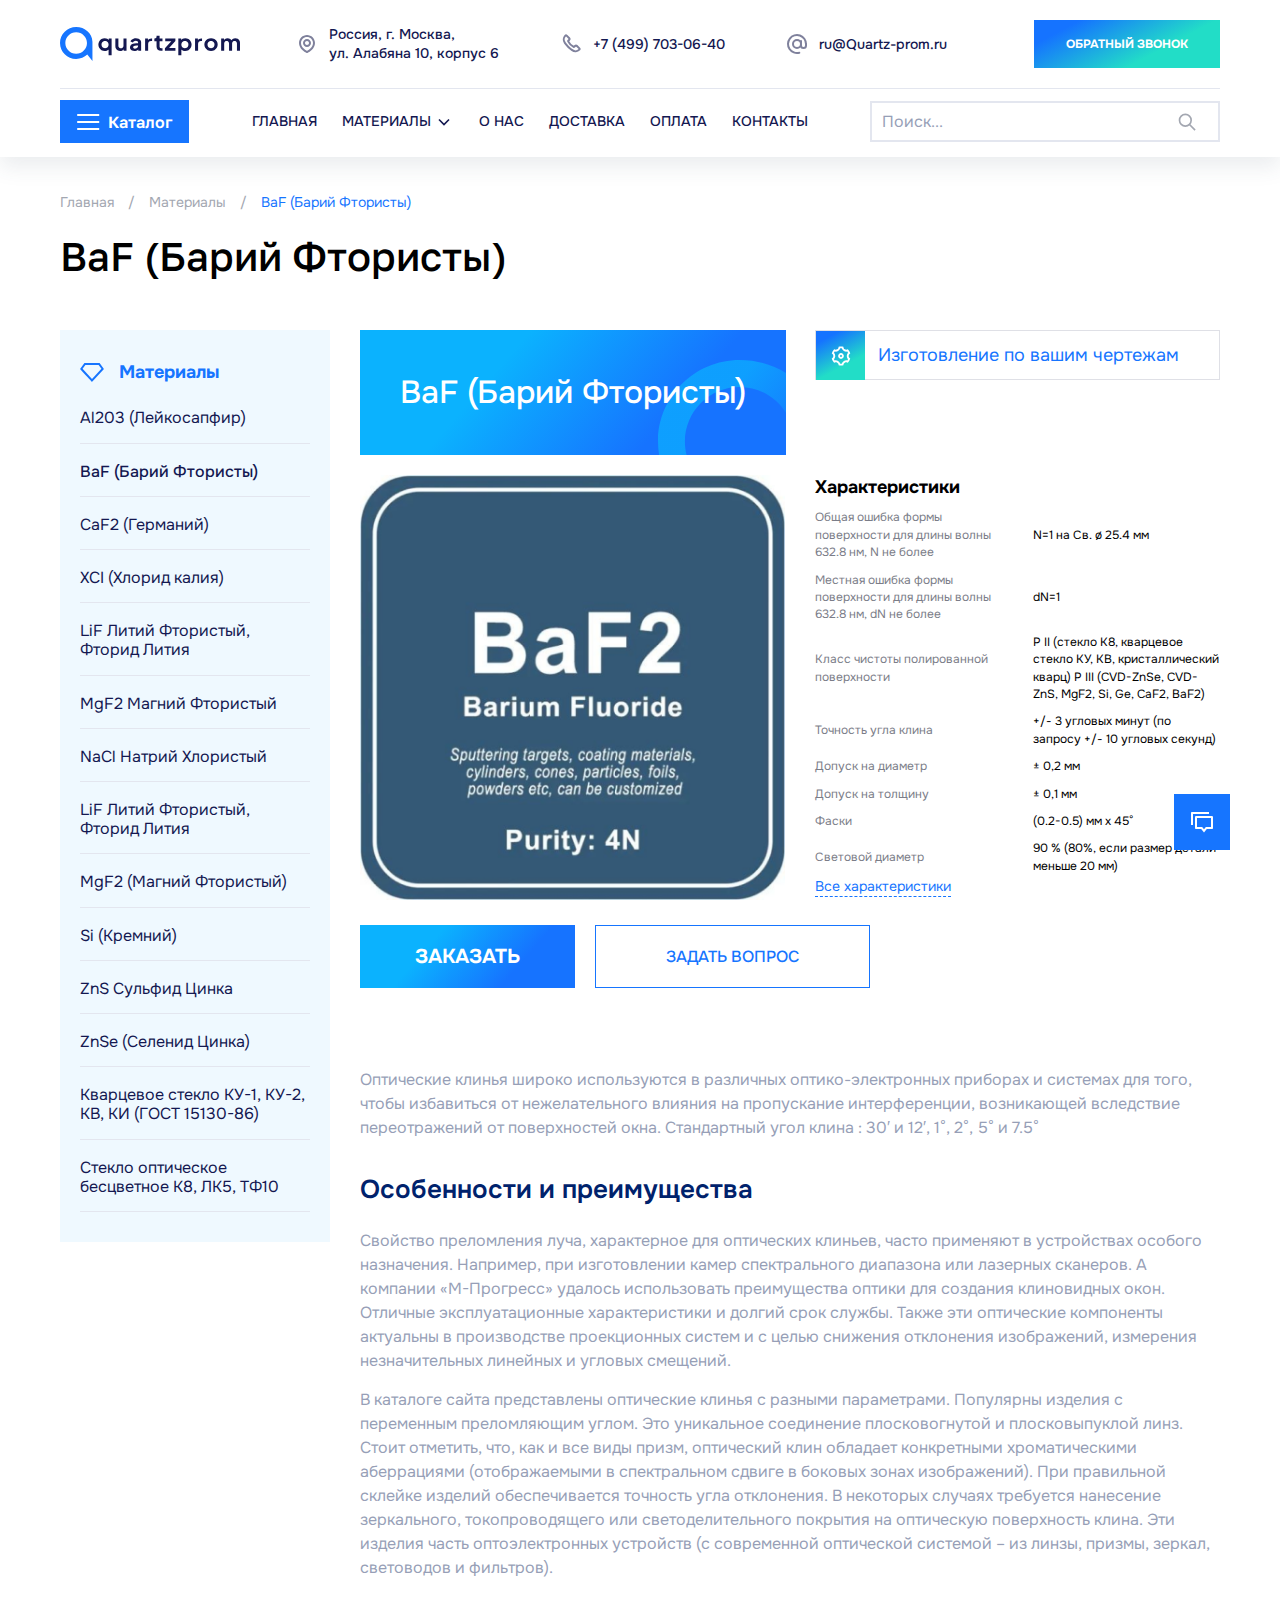
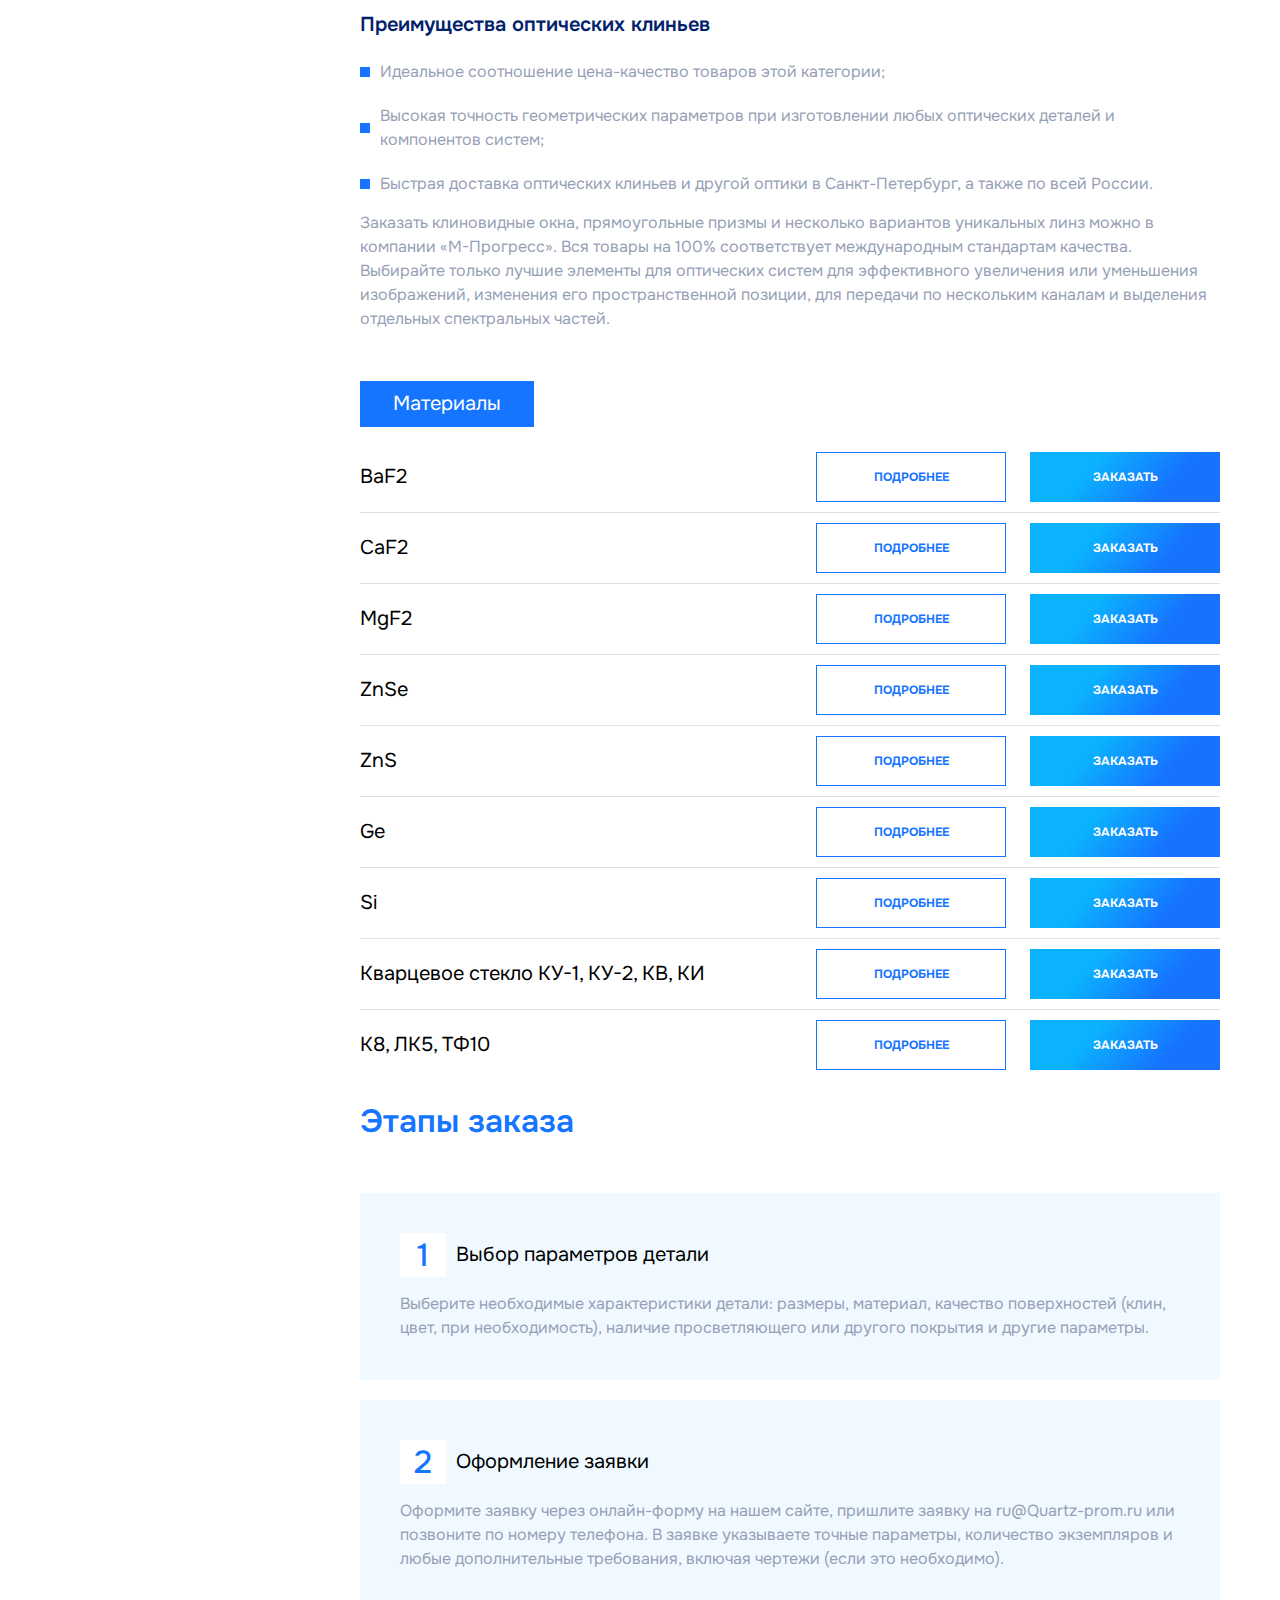
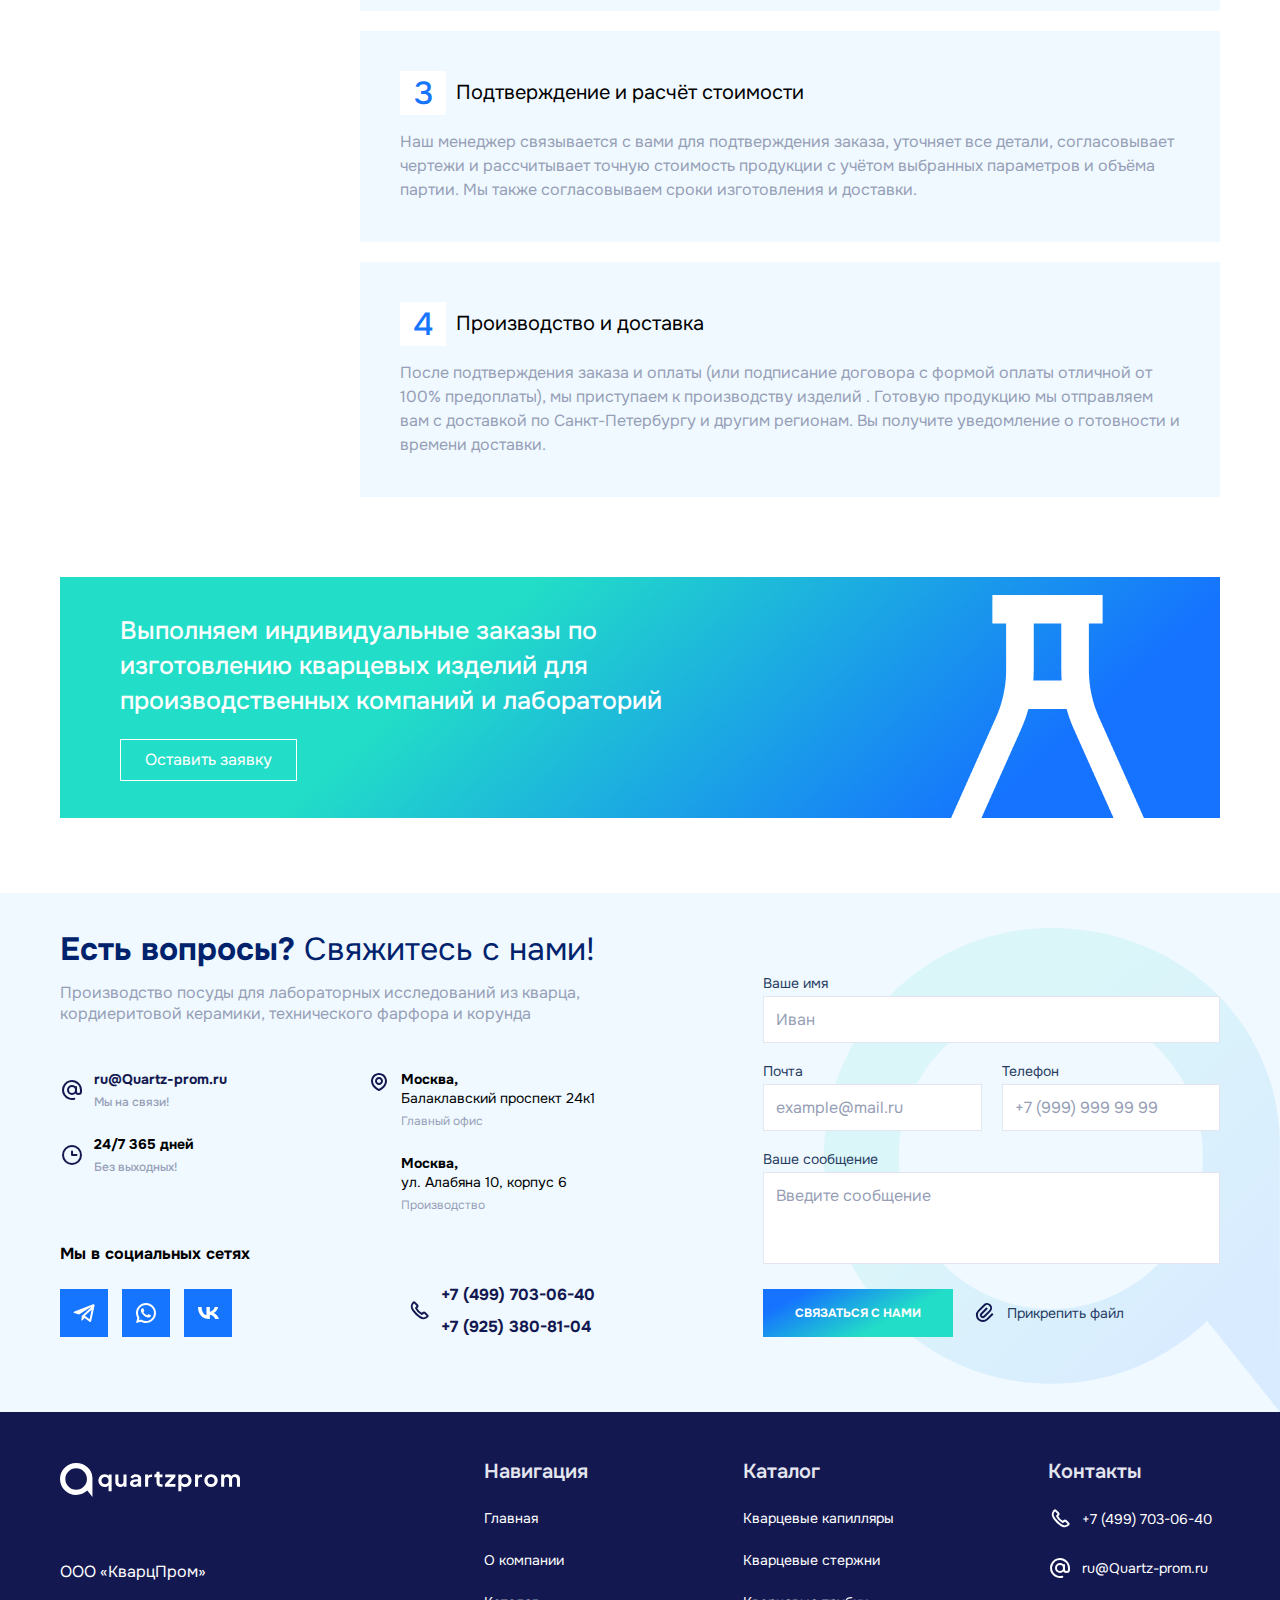
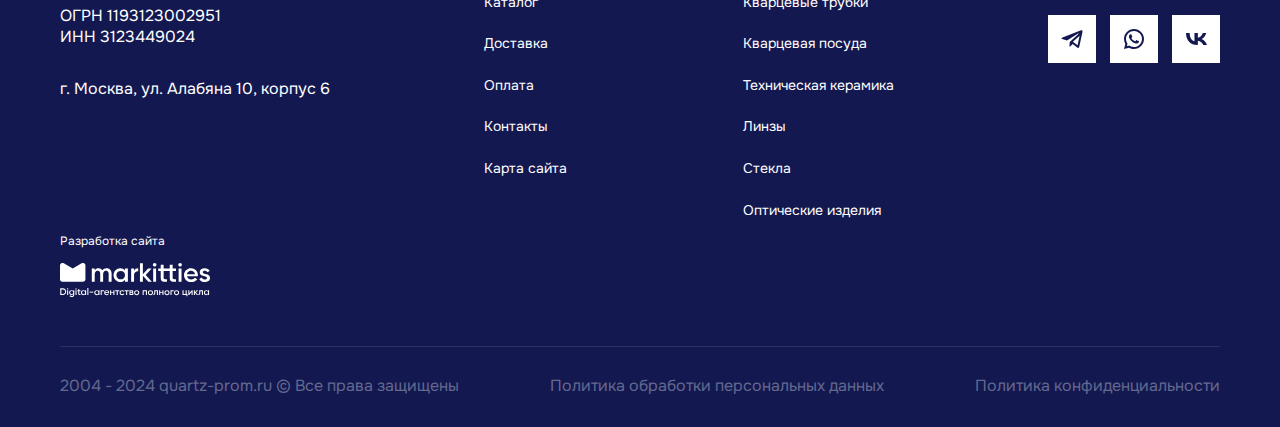
<file: catalog-material.html>
<!DOCTYPE html>
<html lang="ru">

<head>

	<meta charset="utf-8">

	<title>Title</title>
	<meta name="description" content="">

	<meta http-equiv="X-UA-Compatible" content="IE=edge">
	<meta name="viewport" content="width=device-width, initial-scale=1, maximum-scale=1">
	<meta name="format-detection" content="telephone=no">

	<meta property="og:image" content="path/to/image.jpg">
	<link rel="shortcut icon" href="img/favicon/favicon.ico" type="image/x-icon">
	<link rel="apple-touch-icon" href="img/favicon/apple-touch-icon.png">
	<link rel="apple-touch-icon" sizes="72x72" href="img/favicon/apple-touch-icon-72x72.png">
	<link rel="apple-touch-icon" sizes="114x114" href="img/favicon/apple-touch-icon-114x114.png">

	<!-- Chrome, Firefox OS and Opera -->
	<meta name="theme-color" content="#E3E6EF">
	<!-- Windows Phone -->
	<meta name="msapplication-navbutton-color" content="#E3E6EF">
	<!-- iOS Safari -->
	<meta name="apple-mobile-web-app-status-bar-style" content="#E3E6EF">

	<link rel="stylesheet" href="css/main.min.css">

</head>

<body>

	<div class="page--wrapper">
		<header class="header">
			<div class="container">
				<div class="row">
					<div class="header--wrapper">
						<div class="header--top">
							<a href="index.html" class="logo"><img src="img/logo.svg" alt="#"></a>
							<ul class="header--social social">
								<li>
									<a href="#" target="_blank">
										<svg class="svg svg--address" xmlns="http://www.w3.org/2000/svg" viewBox="0 0 24 24" fill="none">
											<path d="M12.398 19.804L12.8585 20.6917L12.8585 20.6917L12.398 19.804ZM11.602 19.804L11.1415 20.6917L11.1415 20.6917L11.602 19.804ZM18 11C18 13.1458 16.9079 14.9159 15.545 16.2906C14.183 17.6644 12.6342 18.555 11.9376 18.9163L12.8585 20.6917C13.6448 20.2838 15.397 19.2805 16.9653 17.6987C18.5326 16.1178 20 13.8706 20 11H18ZM12 5C15.3137 5 18 7.68629 18 11H20C20 6.58172 16.4183 3 12 3V5ZM6 11C6 7.68629 8.68629 5 12 5V3C7.58172 3 4 6.58172 4 11H6ZM12.0624 18.9163C11.3658 18.555 9.81702 17.6644 8.45503 16.2906C7.09211 14.9159 6 13.1458 6 11H4C4 13.8706 5.46741 16.1178 7.03474 17.6987C8.60299 19.2805 10.3552 20.2838 11.1415 20.6917L12.0624 18.9163ZM11.9376 18.9163C11.9514 18.9091 11.9733 18.9023 12 18.9023C12.0267 18.9023 12.0486 18.9091 12.0624 18.9163L11.1415 20.6917C11.6831 20.9726 12.3169 20.9726 12.8585 20.6917L11.9376 18.9163ZM14 11C14 12.1046 13.1046 13 12 13V15C14.2091 15 16 13.2091 16 11H14ZM12 9C13.1046 9 14 9.89543 14 11H16C16 8.79086 14.2091 7 12 7V9ZM10 11C10 9.89543 10.8954 9 12 9V7C9.79086 7 8 8.79086 8 11H10ZM12 13C10.8954 13 10 12.1046 10 11H8C8 13.2091 9.79086 15 12 15V13Z" fill="#7F819C"/>
										</svg>
										<span>
											Россия, г. Москва,<br>
											ул. Алабяна 10, корпус 6
										</span>
									</a>
								</li>
								<li>
									<a href="tel:+74997030640" target="_blank">
										<svg class="svg svg--phone" xmlns="http://www.w3.org/2000/svg" viewBox="0 0 24 24" fill="none">
											<path d="M17.7071 13.7071L20.3552 16.3552C20.7113 16.7113 20.7113 17.2887 20.3552 17.6448C18.43 19.57 15.3821 19.7866 13.204 18.153L11.6286 16.9714C9.88504 15.6638 8.33622 14.115 7.02857 12.3714L5.84701 10.796C4.21341 8.61788 4.43001 5.56999 6.35523 3.64477C6.71133 3.28867 7.28867 3.28867 7.64477 3.64477L10.2929 6.29289C10.6834 6.68342 10.6834 7.31658 10.2929 7.70711L9.27175 8.72825C9.10946 8.89054 9.06923 9.13846 9.17187 9.34373C10.3585 11.7171 12.2829 13.6415 14.6563 14.8281C14.8615 14.9308 15.1095 14.8905 15.2717 14.7283L16.2929 13.7071C16.6834 13.3166 17.3166 13.3166 17.7071 13.7071Z" stroke="#7F819C" stroke-width="2"/>
										</svg>
										<span>+7 (499) 703-06-40</span>
									</a>
								</li>
								<li>
									<a href="mailto:ru@Quartz-prom.ru" target="_blank">
										<svg class="svg svg--mail" xmlns="http://www.w3.org/2000/svg" viewBox="0 0 24 24" fill="none">
											<path d="M21 12C21 10.1195 20.411 8.28625 19.3156 6.7577C18.2203 5.22915 16.6736 4.08209 14.893 3.47763C13.1123 2.87316 11.187 2.84166 9.38744 3.38754C7.58792 3.93341 6.00459 5.02925 4.85982 6.52115C3.71505 8.01304 3.06635 9.82604 3.00482 11.7055C2.94329 13.585 3.47203 15.4366 4.51677 17.0001C5.56152 18.5637 7.06979 19.7608 8.82975 20.4232C10.5897 21.0856 12.513 21.18 14.3294 20.6933" stroke="#7F819C" stroke-width="2" stroke-linecap="round"/>
											<circle cx="12" cy="12" r="4" stroke="#7F819C" stroke-width="2"/>
											<path d="M16 9V13.5C16 14.8807 17.1193 16 18.5 16V16C19.8807 16 21 14.8807 21 13.5V12" stroke="#7F819C" stroke-width="2" stroke-linecap="round"/>
										</svg>
										<span>ru@Quartz-prom.ru</span>
									</a>
								</li>
							</ul>
							<button class="button button--maingradient modal--open">
								<span>Обратный звонок</span>
							</button>
							<button class="search--button">
								<svg xmlns="http://www.w3.org/2000/svg" width="20" height="20" viewBox="0 0 20 20" fill="none">
									<path fill-rule="evenodd" clip-rule="evenodd" d="M8.33317 3.33341C5.57175 3.33341 3.33317 5.57199 3.33317 8.33342C3.33317 11.0948 5.57175 13.3334 8.33317 13.3334C11.0946 13.3334 13.3332 11.0948 13.3332 8.33342C13.3332 5.57199 11.0946 3.33341 8.33317 3.33341ZM1.6665 8.33342C1.6665 4.65152 4.65127 1.66675 8.33317 1.66675C12.0151 1.66675 14.9998 4.65152 14.9998 8.33342C14.9998 12.0153 12.0151 15.0001 8.33317 15.0001C4.65127 15.0001 1.6665 12.0153 1.6665 8.33342Z" fill="#A3A7B1"></path>
									<path fill-rule="evenodd" clip-rule="evenodd" d="M11.9106 11.9108C12.236 11.5854 12.7637 11.5854 13.0891 11.9108L18.6784 17.5001L17.4998 18.6786L11.9106 13.0893C11.5851 12.7639 11.5851 12.2363 11.9106 11.9108Z" fill="#A3A7B1"></path>
								</svg>
							</button>
							<button class="menu--burger">
								<strong>Меню</strong>
								<div class="menu--burger__wrapper">
									<span></span><span></span><span></span>
								</div>
							</button>
						</div>
						<div class="header--bottom">
							<div class="header--bottom__catalog">
								<button class="button button--catalog">
									<div class="burger">
										<span></span>
										<span></span>
										<span></span>
									</div>
									<span>каталог</span>
								</button>
								<nav class="header--bottom__nav catalog--nav">
									<ul>
										<li>
											<a href="#">Стекла</a>
											<ul>
												<li><a href="catalog-type.html">Оптические клинья</a></li>
												<li><a href="catalog-type.html">Прямоугольные призмы</a></li>
												<li><a href="catalog-type.html">Оптические окна</a></li>
											</ul>
										</li>
										<li>
											<a href="#">Кварцевые стержни</a>
											<ul>
												<li><a href="catalog-type.html">Оптические клинья</a></li>
												<li><a href="catalog-type.html">Прямоугольные призмы</a></li>
												<li><a href="catalog-type.html">Оптические окна</a></li>
											</ul>
										</li>
										<li>
											<a href="#">Кварцевые трубки</a>
											<ul>
												<li><a href="catalog-type.html">Оптические клинья</a></li>
												<li><a href="catalog-type.html">Прямоугольные призмы</a></li>
												<li><a href="catalog-type.html">Оптические окна</a></li>
											</ul>
										</li>
										<li>
											<a href="#">Оптические изделия</a>
											<ul>
												<li><a href="catalog-type.html">Оптические клинья</a></li>
												<li><a href="catalog-type.html">Прямоугольные призмы</a></li>
												<li><a href="catalog-type.html">Оптические окна</a></li>
											</ul>
										</li>
										<li>
											<a href="#">Оптические изделия</a>
											<ul>
												<li><a href="catalog-type.html">Оптические клинья</a></li>
												<li><a href="catalog-type.html">Прямоугольные призмы</a></li>
												<li><a href="catalog-type.html">Оптические окна</a></li>
											</ul>
										</li>
										<li>
											<a href="#">Кварцевые стержни</a>
											<ul>
												<li><a href="catalog-type.html">Оптические клинья</a></li>
												<li><a href="catalog-type.html">Прямоугольные призмы</a></li>
												<li><a href="catalog-type.html">Оптические окна</a></li>
											</ul>
										</li>
										<li>
											<a href="#">Оптические изделия</a>
											<ul>
												<li><a href="catalog-type.html">Оптические клинья</a></li>
												<li><a href="catalog-type.html">Прямоугольные призмы</a></li>
												<li><a href="catalog-type.html">Оптические окна</a></li>
											</ul>
										</li>
										<li>
											<a href="#">Техническая керамика</a>
											<ul>
												<li><a href="catalog-type.html">Оптические клинья</a></li>
												<li><a href="catalog-type.html">Прямоугольные призмы</a></li>
												<li><a href="catalog-type.html">Оптические окна</a></li>
											</ul>
										</li>
									</ul>
								</nav>
							</div>
							<nav class="menu">
								<ul class="list">
									<li><a href="index.html">Главная</a></li>
									<li class="menu-item-has-children">
										<a href="catalog-materials.html">Материалы</a>
										<ul>
											<li><a href="catalog-material.html">BaF2</a></li>
											<li><a href="catalog-material.html">CaF2</a></li>
											<li><a href="catalog-material.html">MgF2</a></li>
											<li><a href="catalog-material.html">ZnSe</a></li>
											<li><a href="catalog-material.html">ZnS</a></li>
											<li><a href="catalog-material.html">Ge</a></li>
											<li><a href="catalog-material.html">К8, ЛК5, ТФ10</a></li>
											<li><a href="catalog-material.html">Кварцевое стекло КУ-1, КУ-2, КВ, КИ</a></li>
										</ul>
									</li>
									<li><a href="about.html">О нас</a></li>
									<li><a href="delivery.html">Доставка</a></li>
									<li><a href="payment.html">Оплата</a></li>
									<li><a href="contacts.html">Контакты</a></li>
								</ul>
							</nav>
							<form role="search" method="get" id="searchform" class="search search-form" action="#">
								<input class="search-field" type="search" name="s" value="" placeholder="Поиск...">
								<input class="search-submit" type="submit" id="searchsubmit" value="">
							</form>
						</div>
					</div>
				</div>
			</div>
		</header>

		<main class="main catalog inner catalog--type">
			<section class="section catalog--header">
				<div class="container">
					<div class="row">
						<div class="breadcrumbs" typeof="BreadcrumbList" vocab="https://schema.org/">
							<!-- Breadcrumb NavXT 7.3.1 -->
							<span property="itemListElement" typeof="ListItem">
								<a property="item" typeof="WebPage" title="Перейти на главную." href="index.html" class="home">
									<span property="name">Главная</span>
								</a>
								<meta property="position" content="1">
							</span>
							/
							<span property="itemListElement" typeof="ListItem">
								<a property="item" typeof="WebPage" title="Материалы." href="catalog-materials.html" class="home">
									<span property="name">Материалы</span>
								</a>
								<meta property="position" content="2">
							</span>
							/
							<span property="itemListElement" typeof="ListItem">
								<span property="name" class="post post-page current-item breadcrumb_last">BaF (Барий Фтористы)</span>
								<meta property="url" content="#">
								<meta property="position" content="4">
							</span>
						</div>
						<h1 class="h1">BaF (Барий Фтористы)</h1>
						<div class="catalog--wrapper">
							<nav class="catalog--nav">
								<div class="catalog--nav__title">
									<div class="icon">
										<svg width="24" height="24" viewBox="0 0 24 24" fill="none" xmlns="http://www.w3.org/2000/svg">
											<g clip-path="url(#clip0_404_20565)">
											<path d="M4.87303 3H19.127C19.2848 2.99998 19.4404 3.0373 19.581 3.1089C19.7216 3.18051 19.8433 3.28437 19.936 3.412L23.759 8.668C23.827 8.76152 23.8605 8.8757 23.8537 8.99112C23.847 9.10653 23.8004 9.21603 23.722 9.301L12.367 21.602C12.2771 21.6992 12.1522 21.7568 12.0198 21.7621C11.8875 21.7673 11.7584 21.7198 11.661 21.63C11.654 21.624 7.86103 17.515 0.278033 9.301C0.199637 9.21603 0.153106 9.10653 0.14636 8.99112C0.139614 8.8757 0.17307 8.76152 0.241033 8.668L4.06403 3.412C4.15681 3.28437 4.27848 3.18051 4.41908 3.1089C4.55969 3.0373 4.71524 2.99998 4.87303 3ZM5.38303 5L2.58303 8.85L12 19.05L21.417 8.85L18.617 5H5.38303Z" fill="#1675FF"/>
											</g>
											<defs>
											<clipPath id="clip0_404_20565">
											<rect width="24" height="24" fill="white"/>
											</clipPath>
											</defs>
										</svg>
									</div>
									<h2 class="h3">Материалы</h2>
								</div>
								<ul>
									<li>
										<a href="catalog-material.html">Al203 (Лейкосапфир) </a>
									</li>
									<li>
										<a href="catalog-material.html" class="current">BaF (Барий Фтористы) </a>
									</li>
									<li>
										<a href="catalog-material.html">CaF2 (Германий) </a>
									</li>
									<li>
										<a href="catalog-material.html">XCI (Хлорид калия) </a>
									</li>
									<li>
										<a href="catalog-material.html">LiF Литий Фтористый, Фторид Лития</a>
									</li>
									<li>
										<a href="catalog-material.html">MgF2 Магний Фтористый</a>
									</li>
									<li>
										<a href="catalog-material.html">NaCl Натрий Хлористый</a>
									</li>
									<li>
										<a href="catalog-material.html">LiF Литий Фтористый, Фторид Лития</a>
									</li>
									<li>
										<a href="catalog-material.html">MgF2 (Магний Фтористый)</a>
									</li>
									<li>
										<a href="catalog-material.html">Si (Кремний)</a>
									</li>
									<li>
										<a href="catalog-material.html">ZnS Сульфид Цинка</a>
									</li>
									<li>
										<a href="catalog-material.html">ZnSe (Селенид Цинка)</a>
									</li>
									<li>
										<a href="catalog-material.html">Кварцевое стекло КУ-1, КУ-2, КВ, КИ (ГОСТ 15130-86)</a>
									</li>
									<li>
										<a href="catalog-material.html">Стекло оптическое бесцветное К8, ЛК5, ТФ10</a>
									</li>
								</ul>
							</nav>
							<div class="catalog--currentItem">
								<div class="catalog--info">
									<div class="catalog--info__title main--production__item">
										<h2 class="h2">BaF (Барий Фтористы) </h2>
										<svg class="main--production__logo" xmlns="http://www.w3.org/2000/svg" width="128" height="95" viewBox="0 0 128 95" fill="none">
											<path opacity="0.7" d="M163.878 79.1344V74.8733C162.319 31.2891 125.607 0 81.5732 0C36.63 0 0 36.5796 0 81.461C0 126.342 36.63 162.922 81.5732 162.922C103.395 162.922 123.139 154.361 137.817 140.481L164 173L163.878 86.4391C164.008 84.8825 163.878 83.2556 163.878 81.5693C163.878 81.3099 163.878 79.5236 163.878 79.1344ZM81.5732 136.201C51.4379 136.201 26.888 111.685 26.888 81.5908C26.888 51.4969 51.4379 26.9807 81.5732 26.9807C111.709 26.9807 136.258 51.4969 136.258 81.5908C136.258 111.685 111.709 136.201 81.5732 136.201Z" fill="url(#paint0_linear_58_12333)"/>
											<defs>
												<linearGradient id="paint0_linear_58_12333" x1="5.86747e-06" y1="119.416" x2="73.0555" y2="179.49" gradientUnits="userSpaceOnUse">
													<stop stop-color="#0BB2FE"/>
													<stop offset="1" stop-color="#1673FF"/>
												</linearGradient>
											</defs>
										</svg>
									</div>
									<div class="catalog--info__text text-18">
										<div class="catalog--info__image">
											<img src="img/catalog/type/settings-3-line.svg">
										</div>
										<span>Изготовление  по вашим чертежам</span>
									</div>
								</div>
								<div class="catalog--type__item">
									<div class="catalog--type__wrapper">
										<div class="catalog--type__image">
											<img src="img/catalog/material/1.png" alt="#">
										</div>
										<div class="catalog--type__char">
											<h3 class="h3">Характеристики</h3>
											<div class="catalog--type__char--list">
												<div class="catalog--type__char--item">
													<span class="text-12 text-graysec">Общая ошибка формы поверхности для длины волны 632.8 нм, N не более</span>
													<span class="text-12">N=1 на Св. ø 25.4 мм</span>
												</div>
												<div class="catalog--type__char--item">
													<span class="text-12 text-graysec">Местная ошибка формы поверхности для длины волны 632.8 нм, dN не более</span>
													<span class="text-12">dN=1</span>
												</div>
												<div class="catalog--type__char--item">
													<span class="text-12 text-graysec">Класс чистоты полированной поверхности</span>
													<span class="text-12">P II (стекло К8, кварцевое стекло КУ, КВ, кристаллический кварц) P III (CVD-ZnSe, CVD-ZnS, MgF2, Si, Ge, CaF2, BaF2)</span>
												</div>
												<div class="catalog--type__char--item">
													<span class="text-12 text-graysec">Точность угла клина</span>
													<span class="text-12">+/- 3 угловых минут (по запросу +/- 10 угловых секунд)</span>
												</div>
												<div class="catalog--type__char--item">
													<span class="text-12 text-graysec">Допуск на диаметр</span>
													<span class="text-12">± 0,2 мм</span>
												</div>
												<div class="catalog--type__char--item">
													<span class="text-12 text-graysec">Допуск на толщину</span>
													<span class="text-12">± 0,1 мм</span>
												</div>
												<div class="catalog--type__char--item">
													<span class="text-12 text-graysec">Фаски</span>
													<span class="text-12">(0.2-0.5) мм x 45°</span>
												</div>
												<div class="catalog--type__char--item">
													<span class="text-12 text-graysec">Световой диаметр</span>
													<span class="text-12">90 % (80%, если размер детали меньше 20 мм)</span>
												</div>
												<div class="catalog--type__char--item hidden">
													<span class="text-12 text-graysec">Световой диаметр</span>
													<span class="text-12">90 % (80%, если размер детали меньше 20 мм)</span>
												</div>
												<div class="catalog--type__char--item hidden">
													<span class="text-12 text-graysec">Световой диаметр</span>
													<span class="text-12">90 % (80%, если размер детали меньше 20 мм)</span>
												</div>
											</div>
											<button class="show--char text-14">Все характеристики</button>
										</div>
									</div>
									<div class="catalog--type__buttons">
										<button class="button button--bluegradient text-20 modal--open">Заказать</button>
										<button class="button button--accentBD text-16 modal--openQuestion"><span>Задать вопрос</span></button>
									</div>
									<div class="catalog--type__texts redactor">
										<p>
											Оптические клинья широко используются в различных оптико-электронных приборах и системах для того, чтобы избавиться
											от нежелательного влияния на пропускание интерференции, возникающей вследствие переотражений от поверхностей окна.
											Стандартный угол клина : 30′ и 12′, 1°, 2°, 5° и 7.5°
										</p>
										<h2>Особенности и преимущества</h2>
										<p>
											Свойство преломления луча, характерное для оптических клиньев, часто применяют в устройствах особого назначения.
											Например, при изготовлении камер спектрального диапазона или лазерных сканеров. А компании «М-Прогресс» удалось
											использовать преимущества оптики для создания клиновидных окон. Отличные эксплуатационные характеристики и долгий срок
											службы. Также эти оптические компоненты актуальны в производстве проекционных систем и с целью снижения отклонения
											изображений, измерения незначительных линейных и угловых смещений.
										</p>
										<p>
											В каталоге сайта представлены оптические клинья с разными параметрами. Популярны изделия с переменным преломляющим
											углом. Это уникальное соединение плосковогнутой и плосковыпуклой линз. Стоит отметить, что, как и все виды призм,
											оптический клин обладает конкретными хроматическими аберрациями (отображаемыми в спектральном сдвиге в боковых зонах
											изображений). При правильной склейке изделий обеспечивается точность угла отклонения. В некоторых случаях требуется
											нанесение зеркального, токопроводящего или светоделительного покрытия на оптическую поверхность клина.
											Эти изделия часть оптоэлектронных устройств (с современной оптической системой – из линзы, призмы, зеркал, световодов
											и фильтров).
										</p>
										<h3>Преимущества оптических клиньев</h3>
										<ul>
											<li>Идеальное соотношение цена-качество товаров этой категории;</li>
											<li>Высокая точность геометрических параметров при изготовлении любых оптических деталей и<br> компонентов систем;</li>
											<li>Быстрая доставка оптических клиньев и другой оптики в Санкт-Петербург, а также по всей России.</li>
										</ul>
										<p>
											Заказать клиновидные окна, прямоугольные призмы и несколько вариантов уникальных линз можно в компании «М-Прогресс». Вся
											товары на 100% соответствует международным стандартам качества. Выбирайте только лучшие элементы для оптических систем
											для эффективного увеличения или уменьшения изображений, изменения его пространственной позиции, для передачи по
											нескольким каналам и выделения отдельных спектральных частей.
										</p>
									</div>
									<div class="catalog--type__materials">
										<div class="catalog--type__materials--buttons">
											<span class="button active text-20">Материалы</span>
										</div>
										<div class="materials--block catalog--type__materials--list active">
											<div class="catalog--type__materials--item">
												<span class="text-20">BaF2</span>
												<div class="buttons">
													<a href="catalog-material.html" class="button button--accentBD text-12">Подробнее</a>
													<button class="button button--bluegradient text-12 modal--open">Заказать</button>
												</div>
											</div>
											<div class="catalog--type__materials--item">
												<span class="text-20">CaF2</span>
												<div class="buttons">
													<a href="catalog-material.html" class="button button--accentBD text-12">Подробнее</a>
													<button class="button button--bluegradient text-12 modal--open">Заказать</button>
												</div>
											</div>
											<div class="catalog--type__materials--item">
												<span class="text-20">MgF2</span>
												<div class="buttons">
													<a href="catalog-material.html" class="button button--accentBD text-12">Подробнее</a>
													<button class="button button--bluegradient text-12 modal--open">Заказать</button>
												</div>
											</div>
											<div class="catalog--type__materials--item">
												<span class="text-20">ZnSe</span>
												<div class="buttons">
													<a href="catalog-material.html" class="button button--accentBD text-12">Подробнее</a>
													<button class="button button--bluegradient text-12 modal--open">Заказать</button>
												</div>
											</div>
											<div class="catalog--type__materials--item">
												<span class="text-20">ZnS</span>
												<div class="buttons">
													<a href="catalog-material.html" class="button button--accentBD text-12">Подробнее</a>
													<button class="button button--bluegradient text-12 modal--open">Заказать</button>
												</div>
											</div>
											<div class="catalog--type__materials--item">
												<span class="text-20">Ge</span>
												<div class="buttons">
													<a href="catalog-material.html" class="button button--accentBD text-12">Подробнее</a>
													<button class="button button--bluegradient text-12 modal--open">Заказать</button>
												</div>
											</div>
											<div class="catalog--type__materials--item">
												<span class="text-20">Si</span>
												<div class="buttons">
													<a href="catalog-material.html" class="button button--accentBD text-12">Подробнее</a>
													<button class="button button--bluegradient text-12 modal--open">Заказать</button>
												</div>
											</div>
											<div class="catalog--type__materials--item">
												<span class="text-20">Кварцевое стекло КУ-1, КУ-2, КВ, КИ</span>
												<div class="buttons">
													<a href="catalog-material.html" class="button button--accentBD text-12">Подробнее</a>
													<button class="button button--bluegradient text-12 modal--open">Заказать</button>
												</div>
											</div>
											<div class="catalog--type__materials--item">
												<span class="text-20">К8, ЛК5, ТФ10</span>
												<div class="buttons">
													<a href="catalog-material.html" class="button button--accentBD text-12">Подробнее</a>
													<button class="button button--bluegradient text-12 modal--open">Заказать</button>
												</div>
											</div>
										</div>
									</div>
								</div>
								<div class="catalog--stages">
									<h2 class="h2 text-accent">Этапы заказа</h2>
									<div class="catalog--stages__item">
										<div class="catalog--stages__title">
											<span class="h2 text-accent">1</span>
											<span class="text-20">Выбор параметров детали</span>
										</div>
										<div class="catalog--stages__text text-gray">
											Выберите необходимые характеристики детали: размеры, материал, качество поверхностей (клин, цвет, при необходимость),
											наличие просветляющего или другого покрытия и другие параметры.
										</div>
									</div>
									<div class="catalog--stages__item">
										<div class="catalog--stages__title">
											<span class="h2 text-accent">2</span>
											<span class="text-20">Оформление заявки</span>
										</div>
										<div class="catalog--stages__text text-gray">
											Оформите заявку через онлайн-форму на нашем сайте, пришлите заявку на ru@Quartz-prom.ru
											или позвоните по номеру телефона. В заявке указываете точные параметры, количество экземпляров и любые дополнительные
											требования, включая чертежи (если это необходимо).
										</div>
									</div>
									<div class="catalog--stages__item">
										<div class="catalog--stages__title">
											<span class="h2 text-accent">3</span>
											<span class="text-20">Подтверждение и расчёт стоимости</span>
										</div>
										<div class="catalog--stages__text text-gray">
											Наш менеджер связывается с вами для подтверждения заказа, уточняет все детали, согласовывает чертежи и рассчитывает
											точную стоимость продукции с учётом выбранных параметров и объёма партии. Мы также согласовываем сроки изготовления и
											доставки.
										</div>
									</div>
									<div class="catalog--stages__item">
										<div class="catalog--stages__title">
											<span class="h2 text-accent">4</span>
											<span class="text-20">Производство и доставка</span>
										</div>
										<div class="catalog--stages__text text-gray">
											После подтверждения заказа и оплаты (или подписание договора с формой оплаты отличной от 100% предоплаты), мы приступаем
											к производству изделий . Готовую продукцию мы отправляем вам с доставкой по Санкт-Петербургу и другим регионам. Вы
											получите уведомление о готовности и времени доставки.
										</div>
									</div>
								</div>
							</div>
						</div>
					</div>
				</div>
			</section>
			<div class="banner banner--main">
				<div class="container">
					<div class="row">
						<div class="banner--wrapper">
							<div class="banner--left">
								<h2 class="h2">
									Выполняем индивидуальные заказы по<br> изготовлению кварцевых изделий для<br> производственных компаний и лабораторий
								</h2>
								<button class="button button--whiteBD modal--open">Оставить заявку</button>
							</div>
							<div class="banner--right">
								<img src="img/catalog/banner-colb.png" alt="#">
							</div>
						</div>
					</div>
				</div>
			</div>
			<section class="main--contact section" style="background-image: url(img/form-logo.svg);">
				<div class="container">
					<div class="row">
						<div class="main--contact__wrapper">
							<div class="main--contact__left">
								<h2 class="h2"><b>Есть вопросы?</b> Свяжитесь с нами!</h2>
								<div class="main--contact__text text-gray">
									Производство посуды для лабораторных исследований из кварца, кордиеритовой керамики,  технического фарфора и корунда   
								</div>
								<div class="main--contact__list">
									<ul class="main--contact__social social">
										<li>
											<a href="mailto:ru@Quartz-prom.ru" class="mail" target="_blank">
												<svg class="svg svg--mail" xmlns="http://www.w3.org/2000/svg" viewBox="0 0 24 24" fill="none">
													<path d="M21 12C21 10.1195 20.411 8.28625 19.3156 6.7577C18.2203 5.22915 16.6736 4.08209 14.893 3.47763C13.1123 2.87316 11.187 2.84166 9.38744 3.38754C7.58792 3.93341 6.00459 5.02925 4.85982 6.52115C3.71505 8.01304 3.06635 9.82604 3.00482 11.7055C2.94329 13.585 3.47203 15.4366 4.51677 17.0001C5.56152 18.5637 7.06979 19.7608 8.82975 20.4232C10.5897 21.0856 12.513 21.18 14.3294 20.6933" stroke="#7F819C" stroke-width="2" stroke-linecap="round"/>
													<circle cx="12" cy="12" r="4" stroke="#7F819C" stroke-width="2"/>
													<path d="M16 9V13.5C16 14.8807 17.1193 16 18.5 16V16C19.8807 16 21 14.8807 21 13.5V12" stroke="#7F819C" stroke-width="2" stroke-linecap="round"/>
												</svg>
												<div class="mail-text">
													<b>ru@Quartz-prom.ru</b>
													<span class="text-gray">Мы на связи!</span>
												</div>
											</a>
										</li>
										<li>
											<div class="time">
												<svg class="svg svg-time" xmlns="http://www.w3.org/2000/svg" width="24" height="24" viewBox="0 0 24 24" fill="none">
													<circle cx="12" cy="12" r="9" stroke="#141851" stroke-width="2"/>
													<path d="M16.5 12H12.25C12.1119 12 12 11.8881 12 11.75V8.5" stroke="#141851" stroke-width="2" stroke-linecap="round"/>
												</svg>
												<div class="time-text">
													<b>24/7 365 дней</b>
													<span class="text-gray">Без выходных!</span>
												</div>
											</div>
										</li>
									</ul>
									<div class="main--contact__address">
										<div class="address">
											<svg class="svg svg--address" xmlns="http://www.w3.org/2000/svg" viewBox="0 0 24 24" fill="none">
												<path d="M12.398 19.804L12.8585 20.6917L12.8585 20.6917L12.398 19.804ZM11.602 19.804L11.1415 20.6917L11.1415 20.6917L11.602 19.804ZM18 11C18 13.1458 16.9079 14.9159 15.545 16.2906C14.183 17.6644 12.6342 18.555 11.9376 18.9163L12.8585 20.6917C13.6448 20.2838 15.397 19.2805 16.9653 17.6987C18.5326 16.1178 20 13.8706 20 11H18ZM12 5C15.3137 5 18 7.68629 18 11H20C20 6.58172 16.4183 3 12 3V5ZM6 11C6 7.68629 8.68629 5 12 5V3C7.58172 3 4 6.58172 4 11H6ZM12.0624 18.9163C11.3658 18.555 9.81702 17.6644 8.45503 16.2906C7.09211 14.9159 6 13.1458 6 11H4C4 13.8706 5.46741 16.1178 7.03474 17.6987C8.60299 19.2805 10.3552 20.2838 11.1415 20.6917L12.0624 18.9163ZM11.9376 18.9163C11.9514 18.9091 11.9733 18.9023 12 18.9023C12.0267 18.9023 12.0486 18.9091 12.0624 18.9163L11.1415 20.6917C11.6831 20.9726 12.3169 20.9726 12.8585 20.6917L11.9376 18.9163ZM14 11C14 12.1046 13.1046 13 12 13V15C14.2091 15 16 13.2091 16 11H14ZM12 9C13.1046 9 14 9.89543 14 11H16C16 8.79086 14.2091 7 12 7V9ZM10 11C10 9.89543 10.8954 9 12 9V7C9.79086 7 8 8.79086 8 11H10ZM12 13C10.8954 13 10 12.1046 10 11H8C8 13.2091 9.79086 15 12 15V13Z" fill="#7F819C"/>
											</svg>
											<div class="address--wrapper">
												<div class="address-1">
													<div class="address-text">
														<span>
															<b>Москва,</b><br>
															Балаклавский проспект 24к1
														</span>
														<span class="address-type text-gray">Главный офис</span>
													</div>
												</div>
												<div class="address-2">
													<div class="address-text">
														<span>
															<b>Москва,</b><br>
															ул. Алабяна 10, корпус 6
														</span>
														<span class="address-type text-gray">Производство</span>
													</div>
												</div>
											</div>
										</div>
									</div>
								</div>
								<div class="main--contact__list">
									<ul class="main--contact__social social">
										<li class="main--contact__links">
											<b>Мы в социальных сетях</b>
											<ul>
												<li>
													<a href="#" class="telegram" target="_blank">
														<svg width="48" height="48" viewBox="0 0 48 48" fill="none" xmlns="http://www.w3.org/2000/svg">
															<rect width="48" height="48" fill="#1675FF"/>
															<path fill-rule="evenodd" clip-rule="evenodd" d="M21.7372 26.8922L21.4105 31.8272C21.8889 31.8272 22.1105 31.6056 22.3789 31.3372L24.7006 29.0856L29.5305 32.6556C30.4172 33.1456 31.0589 32.8889 31.2805 31.8272L34.4539 16.8822C34.7805 15.5756 33.9639 14.9806 33.1122 15.3656L14.4805 22.5522C13.2089 23.0656 13.2205 23.7772 14.2472 24.0689L19.0305 25.5856L30.0905 18.5972C30.19 18.5376 30.2877 18.4955 30.3781 18.4689L30.3811 18.4681C30.5039 18.4324 30.613 18.4254 30.6944 18.4418C30.8687 18.4769 30.9158 18.6196 30.6972 18.8189L21.7372 26.8922ZM31.599 20.6985L24.893 26.7408L29.5803 30.2053L31.599 20.6985ZM29.3014 31.5002C29.3014 31.5002 29.3028 31.4948 29.3064 31.4857C29.3034 31.4959 29.3014 31.5002 29.3014 31.5002ZM32.5302 16.3139L32.5299 16.3164L32.5302 16.3139Z" fill="white"/>
														</svg>
													</a>
												</li>
												<li>
													<a href="#" class="whatsapp" target="_blank">
														<svg width="48" height="48" viewBox="0 0 48 48" fill="none" xmlns="http://www.w3.org/2000/svg">
															<rect width="48" height="48" fill="#1675FF"/>
															<g clip-path="url(#clip0_198_419)">
															<path d="M19.253 30.494L19.977 30.917C21.198 31.6291 22.5866 32.0029 24 32C25.5823 32 27.129 31.5308 28.4446 30.6518C29.7602 29.7727 30.7855 28.5233 31.3911 27.0615C31.9966 25.5997 32.155 23.9911 31.8463 22.4393C31.5376 20.8874 30.7757 19.462 29.6569 18.3431C28.538 17.2243 27.1126 16.4624 25.5607 16.1537C24.0089 15.845 22.4004 16.0035 20.9385 16.609C19.4767 17.2145 18.2273 18.2398 17.3483 19.5554C16.4692 20.871 16 22.4177 16 24C16 25.436 16.377 26.813 17.084 28.024L17.506 28.748L16.853 31.149L19.253 30.494ZM14.004 34L15.356 29.032C14.4652 27.5049 13.9971 25.768 14 24C14 18.477 18.477 14 24 14C29.523 14 34 18.477 34 24C34 29.523 29.523 34 24 34C22.2328 34.0029 20.4967 33.5352 18.97 32.645L14.004 34ZM20.391 19.308C20.525 19.298 20.66 19.298 20.794 19.304C20.848 19.308 20.902 19.314 20.956 19.32C21.115 19.338 21.29 19.435 21.349 19.569C21.647 20.245 21.937 20.926 22.217 21.609C22.279 21.761 22.242 21.956 22.124 22.146C22.0429 22.2745 21.9551 22.3986 21.861 22.518C21.748 22.663 21.505 22.929 21.505 22.929C21.505 22.929 21.406 23.047 21.444 23.194C21.458 23.25 21.504 23.331 21.546 23.399L21.605 23.494C21.861 23.921 22.205 24.354 22.625 24.762C22.745 24.878 22.862 24.997 22.988 25.108C23.456 25.521 23.986 25.858 24.558 26.108L24.563 26.11C24.648 26.147 24.691 26.167 24.815 26.22C24.877 26.246 24.941 26.269 25.006 26.286C25.0732 26.3031 25.1439 26.2999 25.2093 26.2767C25.2746 26.2536 25.3316 26.2116 25.373 26.156C26.097 25.279 26.163 25.222 26.169 25.222V25.224C26.2193 25.1771 26.2791 25.1415 26.3443 25.1196C26.4095 25.0977 26.4786 25.09 26.547 25.097C26.607 25.101 26.668 25.112 26.724 25.137C27.255 25.38 28.124 25.759 28.124 25.759L28.706 26.02C28.804 26.067 28.893 26.178 28.896 26.285C28.9 26.352 28.906 26.46 28.883 26.658C28.851 26.917 28.773 27.228 28.695 27.391C28.6416 27.5022 28.5707 27.6042 28.485 27.693C28.3841 27.7989 28.2736 27.8954 28.155 27.981C28.114 28.0119 28.0723 28.0419 28.03 28.071C27.9056 28.1499 27.7778 28.2233 27.647 28.291C27.3895 28.4278 27.1052 28.5063 26.814 28.521C26.629 28.531 26.444 28.545 26.258 28.535C26.25 28.535 25.69 28.448 25.69 28.448C24.2683 28.074 22.9534 27.3735 21.85 26.402C21.624 26.203 21.415 25.989 21.201 25.776C20.311 24.891 19.639 23.936 19.231 23.034C19.0222 22.5913 18.9094 22.1094 18.9 21.62C18.8959 21.0129 19.0944 20.4217 19.464 19.94C19.537 19.846 19.606 19.748 19.725 19.635C19.852 19.515 19.932 19.451 20.019 19.407C20.1347 19.349 20.2609 19.315 20.39 19.307L20.391 19.308Z" fill="white"/>
															</g>
															<defs>
															<clipPath id="clip0_198_419">
															<rect width="24" height="24" fill="white" transform="translate(12 12)"/>
															</clipPath>
															</defs>
														</svg>
													</a>
												</li>
												<li>
													<a href="#" class="vk" target="_blank">
														<svg width="48" height="48" viewBox="0 0 48 48" fill="none" xmlns="http://www.w3.org/2000/svg">
															<rect width="48" height="48" fill="#1675FF"/>
															<path d="M25.4336 30C18.2587 30 14.1678 25.5036 14 18.0096H17.6084C17.7238 23.5052 20.3671 25.8303 22.465 26.3106V18.0096H25.8531V22.7462C27.9196 22.5444 30.1014 20.3827 30.8357 18H34.2133C33.9379 19.2334 33.3877 20.4015 32.5972 21.4314C31.8067 22.4613 30.7928 23.3308 29.6189 23.9856C30.929 24.5828 32.0859 25.4277 33.0135 26.4644C33.941 27.5011 34.6181 28.7061 35 30H31.2762C30.479 27.723 28.486 25.9552 25.8531 25.715V30H25.4441H25.4336Z" fill="white"/>
														</svg>
													</a>
												</li>
											</ul>
										</li>
									</ul>
									<div class="phones">
										<svg class="svg svg-phone" xmlns="http://www.w3.org/2000/svg" width="24" height="24" viewBox="0 0 24 24" fill="none">
											<path d="M17.7071 13.7071L20.3552 16.3552C20.7113 16.7113 20.7113 17.2887 20.3552 17.6448C18.43 19.57 15.3821 19.7866 13.204 18.153L11.6286 16.9714C9.88504 15.6638 8.33622 14.115 7.02857 12.3714L5.84701 10.796C4.21341 8.61788 4.43001 5.56999 6.35523 3.64477C6.71133 3.28867 7.28867 3.28867 7.64477 3.64477L10.2929 6.29289C10.6834 6.68342 10.6834 7.31658 10.2929 7.70711L9.27175 8.72825C9.10946 8.89054 9.06923 9.13846 9.17187 9.34373C10.3585 11.7171 12.2829 13.6415 14.6563 14.8281C14.8615 14.9308 15.1095 14.8905 15.2717 14.7283L16.2929 13.7071C16.6834 13.3166 17.3166 13.3166 17.7071 13.7071Z" stroke="#141851" stroke-width="2"/>
										</svg>
										<div class="phones-wrapper">
											<a href="tel:+74997030640" target="_blank">+7 (499) 703-06-40</a>
											<a href="tel:+79253808104" target="_blank">+7 (925) 380-81-04</a>
										</div>
									</div>
								</div>
							</div>
							<div class="main--contact__right">
								<form action="/#wpcf7-f479-o1" method="post" class="wpcf7-form init" aria-label="Contact form" novalidate="novalidate" data-status="init">
									<div style="display: none;">
										<input type="hidden" name="_wpcf7" value="479">
										<input type="hidden" name="_wpcf7_version" value="6.0">
										<input type="hidden" name="_wpcf7_locale" value="en_US">
										<input type="hidden" name="_wpcf7_unit_tag" value="wpcf7-f479-o1">
										<input type="hidden" name="_wpcf7_container_post" value="0">
										<input type="hidden" name="_wpcf7_posted_data_hash" value="">
										<input type="hidden" name="_wpcf7_key" value="footer-form-en">
										<input type="hidden" name="_cf7sg_toggles" value="">
										<input type="hidden" name="_cf7sg_version" value="4.15.7">
										<input type="hidden" name="_wpnonce" value="fc7cc9148a">
										<input type="hidden" name="_wpcf7_lang" value="en">
									</div>
									<div class="main--form__block first">
										<label>Ваше имя</label>
										<span class="wpcf7-form-control-wrap" data-name="fio"><input size="40" maxlength="400" class="wpcf7-form-control wpcf7-text wpcf7-validates-as-required" aria-required="true" aria-invalid="false" placeholder="Иван" value="" type="text" name="fio"></span>
									</div>
									<div class="main--form__wrapper">
										<div class="main--form__block">
											<label>Почта</label>
											<span class="wpcf7-form-control-wrap" data-name="email2"><input size="40" maxlength="400" class="wpcf7-form-control wpcf7-email wpcf7-validates-as-required wpcf7-text wpcf7-validates-as-email" aria-required="true" aria-invalid="false" placeholder="example@mail.ru" value="" type="email" name="email2"></span>
										</div>
										<div class="main--form__block">
											<label>Телефон</label>
											<span class="wpcf7-form-control-wrap" data-name="tel2"><input size="40" maxlength="400" class="wpcf7-form-control wpcf7-tel wpcf7-text wpcf7-validates-as-tel" aria-invalid="false" placeholder="+7 (999) 999 99 99" value="" type="tel" name="tel2"></span>
										</div>
									</div>
									<div class="main--form__block">
										<label>Ваше сообщение</label>
										<span class="wpcf7-form-control-wrap" data-name="textarea2"><textarea cols="40" rows="10" maxlength="2000" class="wpcf7-form-control wpcf7-textarea" aria-invalid="false" placeholder="Введите сообщение" name="textarea2"></textarea></span>
									</div>
									<div class="main--form__footer">
										<div class="main--form__button">
											<button class="button button--maingradient wpcf7-form-control wpcf7-submit" type="submit">
												<span>Связаться с нами</span>
											</button>
										</div>
										<div class="main--form__block file">
											<label for="file-1" class="input__file-button">
												<span class="input__file-button-text">Прикрепить файл</span>
											</label>
											<span class="wpcf7-form-control-wrap" data-name="file-1"><input size="40" class="wpcf7-form-control wpcf7-file" id="file-1" accept=".pdf,.txt,.png,.jpg,.docx,.doc,.ppt,.jpeg,.pptx" aria-invalid="false" type="file" name="file-1" multiple></span>
										</div>
									</div>
									</form>
							</div>
						</div>
					</div>
				</div>
			</section>
		</main>

		<footer class="footer">
			<div class="container">
				<div class="row">
					<div class="footer--top">
						<div class="footer--info">
							<div class="logo"><img src="img/logo-white.svg" alt="#"></div>
							<div class="footer--info__company">
								<div>
									ООО «КварцПром»
									<br><br>
									ОГРН 1193123002951 <br>
									ИНН 3123449024
								</div>
								<span>г. Москва, ул. Алабяна 10, корпус 6</span>
							</div>
						</div>
						<nav class="footer--block footer--nav">
							<span>Навигация</span>
							<ul>
								<li><a href="index.html">Главная</a></li>
								<li><a href="about.html">О компании</a></li>
								<li><a href="catalog.html">Каталог</a></li>
								<li><a href="delivery.html">Доставка</a></li>
								<li><a href="payment.html">Оплата</a></li>
								<li><a href="contacts.html">Контакты</a></li>
								<li><a href="#">Карта сайта</a></li>
							</ul>
						</nav>
						<nav class="footer--block footer--nav">
							<span>Каталог</span>
							<ul>
								<li><a href="catalog-type.html">Кварцевые капилляры</a></li>
								<li><a href="catalog-type.html">Кварцевые стержни</a></li>
								<li><a href="catalog-type.html">Кварцевые трубки</a></li>
								<li><a href="catalog-type.html">Кварцевая посуда</a></li>
								<li><a href="catalog-type.html">Техническая керамика</a></li>
								<li><a href="catalog-type.html">Линзы</a></li>
								<li><a href="catalog-type.html">Стекла</a></li>
								<li><a href="catalog-type.html">Оптические изделия</a></li>
							</ul>
						</nav>
						<div class="footer--block footer--contacts">
							<span>Контакты</span>
							<ul class="social">
								<li>
									<a href="tel:+74997030640" target="_blank">
										<svg class="svg svg--phone" xmlns="http://www.w3.org/2000/svg" viewBox="0 0 24 24" fill="none">
											<path d="M17.7071 13.7071L20.3552 16.3552C20.7113 16.7113 20.7113 17.2887 20.3552 17.6448C18.43 19.57 15.3821 19.7866 13.204 18.153L11.6286 16.9714C9.88504 15.6638 8.33622 14.115 7.02857 12.3714L5.84701 10.796C4.21341 8.61788 4.43001 5.56999 6.35523 3.64477C6.71133 3.28867 7.28867 3.28867 7.64477 3.64477L10.2929 6.29289C10.6834 6.68342 10.6834 7.31658 10.2929 7.70711L9.27175 8.72825C9.10946 8.89054 9.06923 9.13846 9.17187 9.34373C10.3585 11.7171 12.2829 13.6415 14.6563 14.8281C14.8615 14.9308 15.1095 14.8905 15.2717 14.7283L16.2929 13.7071C16.6834 13.3166 17.3166 13.3166 17.7071 13.7071Z" stroke="#7F819C" stroke-width="2"/>
										</svg>
										<span>+7 (499) 703-06-40</span>
									</a>
								</li>
								<li>
									<a href="mailto:ru@Quartz-prom.ru" target="_blank">
										<svg class="svg svg--mail" xmlns="http://www.w3.org/2000/svg" viewBox="0 0 24 24" fill="none">
											<path d="M21 12C21 10.1195 20.411 8.28625 19.3156 6.7577C18.2203 5.22915 16.6736 4.08209 14.893 3.47763C13.1123 2.87316 11.187 2.84166 9.38744 3.38754C7.58792 3.93341 6.00459 5.02925 4.85982 6.52115C3.71505 8.01304 3.06635 9.82604 3.00482 11.7055C2.94329 13.585 3.47203 15.4366 4.51677 17.0001C5.56152 18.5637 7.06979 19.7608 8.82975 20.4232C10.5897 21.0856 12.513 21.18 14.3294 20.6933" stroke="#7F819C" stroke-width="2" stroke-linecap="round"/>
											<circle cx="12" cy="12" r="4" stroke="#7F819C" stroke-width="2"/>
											<path d="M16 9V13.5C16 14.8807 17.1193 16 18.5 16V16C19.8807 16 21 14.8807 21 13.5V12" stroke="#7F819C" stroke-width="2" stroke-linecap="round"/>
										</svg>
										<span>ru@Quartz-prom.ru</span>
									</a>
								</li>
								<li class="main--contact__links">
									<ul>
										<li>
											<a href="#" class="telegram" target="_blank">
												<svg width="48" height="48" viewBox="0 0 48 48" fill="none" xmlns="http://www.w3.org/2000/svg">
													<rect width="48" height="48" fill="#1675FF"/>
													<path fill-rule="evenodd" clip-rule="evenodd" d="M21.7372 26.8922L21.4105 31.8272C21.8889 31.8272 22.1105 31.6056 22.3789 31.3372L24.7006 29.0856L29.5305 32.6556C30.4172 33.1456 31.0589 32.8889 31.2805 31.8272L34.4539 16.8822C34.7805 15.5756 33.9639 14.9806 33.1122 15.3656L14.4805 22.5522C13.2089 23.0656 13.2205 23.7772 14.2472 24.0689L19.0305 25.5856L30.0905 18.5972C30.19 18.5376 30.2877 18.4955 30.3781 18.4689L30.3811 18.4681C30.5039 18.4324 30.613 18.4254 30.6944 18.4418C30.8687 18.4769 30.9158 18.6196 30.6972 18.8189L21.7372 26.8922ZM31.599 20.6985L24.893 26.7408L29.5803 30.2053L31.599 20.6985ZM29.3014 31.5002C29.3014 31.5002 29.3028 31.4948 29.3064 31.4857C29.3034 31.4959 29.3014 31.5002 29.3014 31.5002ZM32.5302 16.3139L32.5299 16.3164L32.5302 16.3139Z" fill="white"/>
												</svg>
											</a>
										</li>
										<li>
											<a href="#" class="whatsapp" target="_blank">
												<svg width="48" height="48" viewBox="0 0 48 48" fill="none" xmlns="http://www.w3.org/2000/svg">
													<rect width="48" height="48" fill="#1675FF"/>
													<g clip-path="url(#clip0_198_419)">
													<path d="M19.253 30.494L19.977 30.917C21.198 31.6291 22.5866 32.0029 24 32C25.5823 32 27.129 31.5308 28.4446 30.6518C29.7602 29.7727 30.7855 28.5233 31.3911 27.0615C31.9966 25.5997 32.155 23.9911 31.8463 22.4393C31.5376 20.8874 30.7757 19.462 29.6569 18.3431C28.538 17.2243 27.1126 16.4624 25.5607 16.1537C24.0089 15.845 22.4004 16.0035 20.9385 16.609C19.4767 17.2145 18.2273 18.2398 17.3483 19.5554C16.4692 20.871 16 22.4177 16 24C16 25.436 16.377 26.813 17.084 28.024L17.506 28.748L16.853 31.149L19.253 30.494ZM14.004 34L15.356 29.032C14.4652 27.5049 13.9971 25.768 14 24C14 18.477 18.477 14 24 14C29.523 14 34 18.477 34 24C34 29.523 29.523 34 24 34C22.2328 34.0029 20.4967 33.5352 18.97 32.645L14.004 34ZM20.391 19.308C20.525 19.298 20.66 19.298 20.794 19.304C20.848 19.308 20.902 19.314 20.956 19.32C21.115 19.338 21.29 19.435 21.349 19.569C21.647 20.245 21.937 20.926 22.217 21.609C22.279 21.761 22.242 21.956 22.124 22.146C22.0429 22.2745 21.9551 22.3986 21.861 22.518C21.748 22.663 21.505 22.929 21.505 22.929C21.505 22.929 21.406 23.047 21.444 23.194C21.458 23.25 21.504 23.331 21.546 23.399L21.605 23.494C21.861 23.921 22.205 24.354 22.625 24.762C22.745 24.878 22.862 24.997 22.988 25.108C23.456 25.521 23.986 25.858 24.558 26.108L24.563 26.11C24.648 26.147 24.691 26.167 24.815 26.22C24.877 26.246 24.941 26.269 25.006 26.286C25.0732 26.3031 25.1439 26.2999 25.2093 26.2767C25.2746 26.2536 25.3316 26.2116 25.373 26.156C26.097 25.279 26.163 25.222 26.169 25.222V25.224C26.2193 25.1771 26.2791 25.1415 26.3443 25.1196C26.4095 25.0977 26.4786 25.09 26.547 25.097C26.607 25.101 26.668 25.112 26.724 25.137C27.255 25.38 28.124 25.759 28.124 25.759L28.706 26.02C28.804 26.067 28.893 26.178 28.896 26.285C28.9 26.352 28.906 26.46 28.883 26.658C28.851 26.917 28.773 27.228 28.695 27.391C28.6416 27.5022 28.5707 27.6042 28.485 27.693C28.3841 27.7989 28.2736 27.8954 28.155 27.981C28.114 28.0119 28.0723 28.0419 28.03 28.071C27.9056 28.1499 27.7778 28.2233 27.647 28.291C27.3895 28.4278 27.1052 28.5063 26.814 28.521C26.629 28.531 26.444 28.545 26.258 28.535C26.25 28.535 25.69 28.448 25.69 28.448C24.2683 28.074 22.9534 27.3735 21.85 26.402C21.624 26.203 21.415 25.989 21.201 25.776C20.311 24.891 19.639 23.936 19.231 23.034C19.0222 22.5913 18.9094 22.1094 18.9 21.62C18.8959 21.0129 19.0944 20.4217 19.464 19.94C19.537 19.846 19.606 19.748 19.725 19.635C19.852 19.515 19.932 19.451 20.019 19.407C20.1347 19.349 20.2609 19.315 20.39 19.307L20.391 19.308Z" fill="white"/>
													</g>
													<defs>
													<clipPath id="clip0_198_419">
													<rect width="24" height="24" fill="white" transform="translate(12 12)"/>
													</clipPath>
													</defs>
												</svg>
											</a>
										</li>
										<li>
											<a href="#" class="vk" target="_blank">
												<svg width="48" height="48" viewBox="0 0 48 48" fill="none" xmlns="http://www.w3.org/2000/svg">
													<rect width="48" height="48" fill="#1675FF"/>
													<path d="M25.4336 30C18.2587 30 14.1678 25.5036 14 18.0096H17.6084C17.7238 23.5052 20.3671 25.8303 22.465 26.3106V18.0096H25.8531V22.7462C27.9196 22.5444 30.1014 20.3827 30.8357 18H34.2133C33.9379 19.2334 33.3877 20.4015 32.5972 21.4314C31.8067 22.4613 30.7928 23.3308 29.6189 23.9856C30.929 24.5828 32.0859 25.4277 33.0135 26.4644C33.941 27.5011 34.6181 28.7061 35 30H31.2762C30.479 27.723 28.486 25.9552 25.8531 25.715V30H25.4441H25.4336Z" fill="white"/>
												</svg>
											</a>
										</li>
									</ul>
								</li>
							</ul>
						</div>
					</div>
					<div class="footer--info__developers">
						<span>Разработка сайта</span>
						<img src="img/develop.svg" alt="#">
					</div>
					<div class="footer--bottom">
						<span>2004 - 2024 quartz-prom.ru © Все права защищены</span>
						<a href="#">Политика обработки персональных данных</a>
						<a href="#">Политика конфиденциальности</a>
					</div>
				</div>
			</div>
		</footer>
	</div>

	<div class="fixed--social">
		<div class="fixed--social__button" title="Подробнее">
			<img class="fixed--social__open" src="img/discuss-line.svg">
			<img class="fixed--social__close" src="img/close-fill.svg">
		</div>
		<div class="fixed--social__wrapper">
			<a href="#" class="fixed--social__item" target="_blank">
				<img src="img/socials/tg.svg" alt="#">
				<div>Написать<br> в Телеграм</div>
			</a>
			<a href="#" class="fixed--social__item" target="_blank">
				<svg xmlns="http://www.w3.org/2000/svg" width="24" height="24" viewBox="0 0 24 24" fill="none">
					<path d="M7.25301 18.494L7.97701 18.917C9.19795 19.6291 10.5866 20.0029 12 20C13.5823 20 15.129 19.5308 16.4446 18.6518C17.7602 17.7727 18.7855 16.5233 19.3911 15.0615C19.9966 13.5997 20.155 11.9911 19.8463 10.4393C19.5376 8.88743 18.7757 7.46197 17.6569 6.34315C16.538 5.22433 15.1126 4.4624 13.5607 4.15372C12.0089 3.84504 10.4004 4.00346 8.93855 4.60896C7.47674 5.21447 6.22731 6.23984 5.34826 7.55544C4.46921 8.87103 4.00001 10.4177 4.00001 12C4.00001 13.436 4.37701 14.813 5.08401 16.024L5.50601 16.748L4.85301 19.149L7.25301 18.494ZM2.00401 22L3.35601 17.032C2.46515 15.5049 1.99711 13.768 2.00001 12C2.00001 6.477 6.47701 2 12 2C17.523 2 22 6.477 22 12C22 17.523 17.523 22 12 22C10.2328 22.0029 8.49667 21.5352 6.97001 20.645L2.00401 22ZM8.39101 7.308C8.52501 7.298 8.66001 7.298 8.79401 7.304C8.84801 7.308 8.90201 7.314 8.95601 7.32C9.11501 7.338 9.29001 7.435 9.34901 7.569C9.64701 8.245 9.93701 8.926 10.217 9.609C10.279 9.761 10.242 9.956 10.124 10.146C10.0429 10.2745 9.95507 10.3986 9.86101 10.518C9.74801 10.663 9.50501 10.929 9.50501 10.929C9.50501 10.929 9.40601 11.047 9.44401 11.194C9.45801 11.25 9.50401 11.331 9.54601 11.399L9.60501 11.494C9.86101 11.921 10.205 12.354 10.625 12.762C10.745 12.878 10.862 12.997 10.988 13.108C11.456 13.521 11.986 13.858 12.558 14.108L12.563 14.11C12.648 14.147 12.691 14.167 12.815 14.22C12.877 14.246 12.941 14.269 13.006 14.286C13.0732 14.3031 13.1439 14.2999 13.2093 14.2767C13.2746 14.2536 13.3316 14.2116 13.373 14.156C14.097 13.279 14.163 13.222 14.169 13.222V13.224C14.2193 13.1771 14.2791 13.1415 14.3443 13.1196C14.4095 13.0977 14.4786 13.09 14.547 13.097C14.607 13.101 14.668 13.112 14.724 13.137C15.255 13.38 16.124 13.759 16.124 13.759L16.706 14.02C16.804 14.067 16.893 14.178 16.896 14.285C16.9 14.352 16.906 14.46 16.883 14.658C16.851 14.917 16.773 15.228 16.695 15.391C16.6416 15.5022 16.5707 15.6042 16.485 15.693C16.3841 15.7989 16.2736 15.8954 16.155 15.981C16.114 16.0119 16.0723 16.0419 16.03 16.071C15.9056 16.1499 15.7778 16.2233 15.647 16.291C15.3895 16.4278 15.1052 16.5063 14.814 16.521C14.629 16.531 14.444 16.545 14.258 16.535C14.25 16.535 13.69 16.448 13.69 16.448C12.2683 16.074 10.9534 15.3735 9.85001 14.402C9.62401 14.203 9.41501 13.989 9.20101 13.776C8.31101 12.891 7.63901 11.936 7.23101 11.034C7.02218 10.5913 6.90938 10.1094 6.90001 9.62C6.89589 9.01285 7.09436 8.42167 7.46401 7.94C7.53701 7.846 7.60601 7.748 7.72501 7.635C7.85201 7.515 7.93201 7.451 8.01901 7.407C8.13469 7.34903 8.26088 7.31502 8.39001 7.307L8.39101 7.308Z" fill="#141851"/>
				</svg>
				<div>Написать<br> в Whatsapp</div>
			</a>
			<a href="#" class="fixed--social__item" target="_blank">
				<svg xmlns="http://www.w3.org/2000/svg" width="24" height="24" viewBox="0 0 24 24" fill="none">
					<path d="M9.366 10.682C10.3043 12.3305 11.6695 13.6957 13.318 14.634L14.202 13.396C14.3442 13.1969 14.5543 13.0569 14.7928 13.0023C15.0313 12.9478 15.2814 12.9825 15.496 13.1C16.9103 13.8729 18.4722 14.3378 20.079 14.464C20.3298 14.4839 20.5638 14.5975 20.7345 14.7823C20.9052 14.9671 21 15.2094 21 15.461V19.923C21.0001 20.1706 20.9083 20.4094 20.7424 20.5932C20.5765 20.777 20.3483 20.8927 20.102 20.918C19.572 20.973 19.038 21 18.5 21C9.94 21 3 14.06 3 5.5C3 4.962 3.027 4.428 3.082 3.898C3.10725 3.6517 3.22298 3.42352 3.40679 3.25763C3.5906 3.09175 3.82941 2.99995 4.077 3H8.539C8.79056 2.99997 9.0329 3.09475 9.21768 3.26545C9.40247 3.43615 9.51613 3.67022 9.536 3.921C9.66222 5.52779 10.1271 7.08968 10.9 8.504C11.0175 8.71856 11.0522 8.96874 10.9977 9.2072C10.9431 9.44565 10.8031 9.65584 10.604 9.798L9.366 10.682ZM6.844 10.025L8.744 8.668C8.20478 7.50409 7.83535 6.26884 7.647 5H5.01C5.004 5.166 5.001 5.333 5.001 5.5C5 12.956 11.044 19 18.5 19C18.667 19 18.834 18.997 19 18.99V16.353C17.7312 16.1646 16.4959 15.7952 15.332 15.256L13.975 17.156C13.4287 16.9437 12.898 16.6931 12.387 16.406L12.329 16.373C10.3676 15.2567 8.74328 13.6324 7.627 11.671L7.594 11.613C7.30691 11.102 7.05628 10.5713 6.844 10.025Z" fill="#141851"/>
				</svg>
				<div>Позвонить</div>
			</a>
			<a href="#" class="fixed--social__item" target="_blank">
				<svg xmlns="http://www.w3.org/2000/svg" width="24" height="24" viewBox="0 0 24 24" fill="none">
					<path d="M3 3H21C21.2652 3 21.5196 3.10536 21.7071 3.29289C21.8946 3.48043 22 3.73478 22 4V20C22 20.2652 21.8946 20.5196 21.7071 20.7071C21.5196 20.8946 21.2652 21 21 21H3C2.73478 21 2.48043 20.8946 2.29289 20.7071C2.10536 20.5196 2 20.2652 2 20V4C2 3.73478 2.10536 3.48043 2.29289 3.29289C2.48043 3.10536 2.73478 3 3 3ZM20 7.238L12.072 14.338L4 7.216V19H20V7.238ZM4.511 5L12.061 11.662L19.502 5H4.511Z" fill="#141851"/>
				</svg>
				<div>Написать<br> на почту</div>
			</a>
		</div>
	</div>

	<div class="menu--mobile">
		<div class="menu--mobile__wrapper">
			<div class="menu--mobile__top">
				<a href="index.html" class="logo"><img src="img/logo.svg" alt="#"></a>
				<button class="search--button">
					<svg xmlns="http://www.w3.org/2000/svg" width="20" height="20" viewBox="0 0 20 20" fill="none">
						<path fill-rule="evenodd" clip-rule="evenodd" d="M8.33317 3.33341C5.57175 3.33341 3.33317 5.57199 3.33317 8.33342C3.33317 11.0948 5.57175 13.3334 8.33317 13.3334C11.0946 13.3334 13.3332 11.0948 13.3332 8.33342C13.3332 5.57199 11.0946 3.33341 8.33317 3.33341ZM1.6665 8.33342C1.6665 4.65152 4.65127 1.66675 8.33317 1.66675C12.0151 1.66675 14.9998 4.65152 14.9998 8.33342C14.9998 12.0153 12.0151 15.0001 8.33317 15.0001C4.65127 15.0001 1.6665 12.0153 1.6665 8.33342Z" fill="#A3A7B1"/>
						<path fill-rule="evenodd" clip-rule="evenodd" d="M11.9106 11.9108C12.236 11.5854 12.7637 11.5854 13.0891 11.9108L18.6784 17.5001L17.4998 18.6786L11.9106 13.0893C11.5851 12.7639 11.5851 12.2363 11.9106 11.9108Z" fill="#A3A7B1"/>
					</svg>
				</button>
				<button class="menu--burger">
					<strong>Меню</strong>
					<div class="menu--burger__wrapper">
						<span></span><span></span><span></span>
					</div>
				</button>
			</div>
			<div class="menu--mobile__bottom">
				<div class="menu--mobile__bottom--left">
					<ul class="menu menu--mobile__inner">
						<li><a href="index.html">Главная</a></li>
						<li class="menu-item-has-children">
							<a href="#">Каталог</a>
							<ul class="sub-menu">
								<li><a href="catalog-inner.html">Оптические изделия</a></li>
								<li><a href="catalog-inner.html">Стёкла</a></li>
								<li><a href="catalog-inner.html">Линзы</a></li>
								<li><a href="catalog-inner.html">Трубки</a></li>
								<li><a href="catalog-inner.html">Кварцевые стержни</a></li>
								<li><a href="catalog-inner.html">Кварцевые каппиляры</a></li>
							</ul>
						</li>
						<li class="menu-item-has-children">
							<a href="#">Материалы</a>
							<ul class="sub-menu">
								<li><a href="catalog-material.html">Al203 (Лейкосапфир)</a></li>
								<li><a href="catalog-material.html">BaF (Барий Фтористы)</a></li>
								<li><a href="catalog-material.html">CaF2 (Германий)</a></li>
								<li><a href="catalog-material.html">XCI (Хлорид калия)</a></li>
								<li><a href="catalog-material.html">LiF Литий Фтористый, Фторид Лития</a></li>
								<li><a href="catalog-material.html">MgF2 Магний Фтористый</a></li>
							</ul>
						</li>
						<li><a href="about.html">О нас</a></li>
						<li><a href="delivery.html">Доставка</a></li>
						<li><a href="payment.html">Оплата</a></li>
						<li><a href="contacts.html">Контакты</a></li>
					</ul>
					<li class="main--contact__links">
						<b>Мы в социальных сетях</b>
						<ul>
							<li>
								<a href="#" class="telegram" target="_blank">
									<svg width="48" height="48" viewBox="0 0 48 48" fill="none" xmlns="http://www.w3.org/2000/svg">
										<rect width="48" height="48" fill="#1675FF"></rect>
										<path fill-rule="evenodd" clip-rule="evenodd" d="M21.7372 26.8922L21.4105 31.8272C21.8889 31.8272 22.1105 31.6056 22.3789 31.3372L24.7006 29.0856L29.5305 32.6556C30.4172 33.1456 31.0589 32.8889 31.2805 31.8272L34.4539 16.8822C34.7805 15.5756 33.9639 14.9806 33.1122 15.3656L14.4805 22.5522C13.2089 23.0656 13.2205 23.7772 14.2472 24.0689L19.0305 25.5856L30.0905 18.5972C30.19 18.5376 30.2877 18.4955 30.3781 18.4689L30.3811 18.4681C30.5039 18.4324 30.613 18.4254 30.6944 18.4418C30.8687 18.4769 30.9158 18.6196 30.6972 18.8189L21.7372 26.8922ZM31.599 20.6985L24.893 26.7408L29.5803 30.2053L31.599 20.6985ZM29.3014 31.5002C29.3014 31.5002 29.3028 31.4948 29.3064 31.4857C29.3034 31.4959 29.3014 31.5002 29.3014 31.5002ZM32.5302 16.3139L32.5299 16.3164L32.5302 16.3139Z" fill="white"></path>
									</svg>
								</a>
							</li>
							<li>
								<a href="#" class="whatsapp" target="_blank">
									<svg width="48" height="48" viewBox="0 0 48 48" fill="none" xmlns="http://www.w3.org/2000/svg">
										<rect width="48" height="48" fill="#1675FF"></rect>
										<g clip-path="url(#clip0_198_419)">
										<path d="M19.253 30.494L19.977 30.917C21.198 31.6291 22.5866 32.0029 24 32C25.5823 32 27.129 31.5308 28.4446 30.6518C29.7602 29.7727 30.7855 28.5233 31.3911 27.0615C31.9966 25.5997 32.155 23.9911 31.8463 22.4393C31.5376 20.8874 30.7757 19.462 29.6569 18.3431C28.538 17.2243 27.1126 16.4624 25.5607 16.1537C24.0089 15.845 22.4004 16.0035 20.9385 16.609C19.4767 17.2145 18.2273 18.2398 17.3483 19.5554C16.4692 20.871 16 22.4177 16 24C16 25.436 16.377 26.813 17.084 28.024L17.506 28.748L16.853 31.149L19.253 30.494ZM14.004 34L15.356 29.032C14.4652 27.5049 13.9971 25.768 14 24C14 18.477 18.477 14 24 14C29.523 14 34 18.477 34 24C34 29.523 29.523 34 24 34C22.2328 34.0029 20.4967 33.5352 18.97 32.645L14.004 34ZM20.391 19.308C20.525 19.298 20.66 19.298 20.794 19.304C20.848 19.308 20.902 19.314 20.956 19.32C21.115 19.338 21.29 19.435 21.349 19.569C21.647 20.245 21.937 20.926 22.217 21.609C22.279 21.761 22.242 21.956 22.124 22.146C22.0429 22.2745 21.9551 22.3986 21.861 22.518C21.748 22.663 21.505 22.929 21.505 22.929C21.505 22.929 21.406 23.047 21.444 23.194C21.458 23.25 21.504 23.331 21.546 23.399L21.605 23.494C21.861 23.921 22.205 24.354 22.625 24.762C22.745 24.878 22.862 24.997 22.988 25.108C23.456 25.521 23.986 25.858 24.558 26.108L24.563 26.11C24.648 26.147 24.691 26.167 24.815 26.22C24.877 26.246 24.941 26.269 25.006 26.286C25.0732 26.3031 25.1439 26.2999 25.2093 26.2767C25.2746 26.2536 25.3316 26.2116 25.373 26.156C26.097 25.279 26.163 25.222 26.169 25.222V25.224C26.2193 25.1771 26.2791 25.1415 26.3443 25.1196C26.4095 25.0977 26.4786 25.09 26.547 25.097C26.607 25.101 26.668 25.112 26.724 25.137C27.255 25.38 28.124 25.759 28.124 25.759L28.706 26.02C28.804 26.067 28.893 26.178 28.896 26.285C28.9 26.352 28.906 26.46 28.883 26.658C28.851 26.917 28.773 27.228 28.695 27.391C28.6416 27.5022 28.5707 27.6042 28.485 27.693C28.3841 27.7989 28.2736 27.8954 28.155 27.981C28.114 28.0119 28.0723 28.0419 28.03 28.071C27.9056 28.1499 27.7778 28.2233 27.647 28.291C27.3895 28.4278 27.1052 28.5063 26.814 28.521C26.629 28.531 26.444 28.545 26.258 28.535C26.25 28.535 25.69 28.448 25.69 28.448C24.2683 28.074 22.9534 27.3735 21.85 26.402C21.624 26.203 21.415 25.989 21.201 25.776C20.311 24.891 19.639 23.936 19.231 23.034C19.0222 22.5913 18.9094 22.1094 18.9 21.62C18.8959 21.0129 19.0944 20.4217 19.464 19.94C19.537 19.846 19.606 19.748 19.725 19.635C19.852 19.515 19.932 19.451 20.019 19.407C20.1347 19.349 20.2609 19.315 20.39 19.307L20.391 19.308Z" fill="white"></path>
										</g>
										<defs>
										<clipPath id="clip0_198_419">
										<rect width="24" height="24" fill="white" transform="translate(12 12)"></rect>
										</clipPath>
										</defs>
									</svg>
								</a>
							</li>
							<li>
								<a href="#" class="vk" target="_blank">
									<svg width="48" height="48" viewBox="0 0 48 48" fill="none" xmlns="http://www.w3.org/2000/svg">
										<rect width="48" height="48" fill="#1675FF"></rect>
										<path d="M25.4336 30C18.2587 30 14.1678 25.5036 14 18.0096H17.6084C17.7238 23.5052 20.3671 25.8303 22.465 26.3106V18.0096H25.8531V22.7462C27.9196 22.5444 30.1014 20.3827 30.8357 18H34.2133C33.9379 19.2334 33.3877 20.4015 32.5972 21.4314C31.8067 22.4613 30.7928 23.3308 29.6189 23.9856C30.929 24.5828 32.0859 25.4277 33.0135 26.4644C33.941 27.5011 34.6181 28.7061 35 30H31.2762C30.479 27.723 28.486 25.9552 25.8531 25.715V30H25.4441H25.4336Z" fill="white"></path>
									</svg>
								</a>
							</li>
						</ul>
					</li>
				</div>
				<div class="menu--mobile__bottom--right">
					<button class="button button--maingradient modal--open">
						<span>Обратный звонок</span>
					</button>
					<div class="main--contact__list">
						<ul class="main--contact__social social">
							<li>
								<a href="mailto:ru@Quartz-prom.ru" class="mail" target="_blank">
									<svg class="svg svg--mail" xmlns="http://www.w3.org/2000/svg" viewBox="0 0 24 24" fill="none">
										<path d="M21 12C21 10.1195 20.411 8.28625 19.3156 6.7577C18.2203 5.22915 16.6736 4.08209 14.893 3.47763C13.1123 2.87316 11.187 2.84166 9.38744 3.38754C7.58792 3.93341 6.00459 5.02925 4.85982 6.52115C3.71505 8.01304 3.06635 9.82604 3.00482 11.7055C2.94329 13.585 3.47203 15.4366 4.51677 17.0001C5.56152 18.5637 7.06979 19.7608 8.82975 20.4232C10.5897 21.0856 12.513 21.18 14.3294 20.6933" stroke="#7F819C" stroke-width="2" stroke-linecap="round"></path>
										<circle cx="12" cy="12" r="4" stroke="#7F819C" stroke-width="2"></circle>
										<path d="M16 9V13.5C16 14.8807 17.1193 16 18.5 16V16C19.8807 16 21 14.8807 21 13.5V12" stroke="#7F819C" stroke-width="2" stroke-linecap="round"></path>
									</svg>
									<div class="mail-text">
										<b>ru@Quartz-prom.ru</b>
										<span class="text-gray">Мы на связи!</span>
									</div>
								</a>
							</li>
							<li>
								<a href="#" target="_blank">
									<svg class="svg svg--address" xmlns="http://www.w3.org/2000/svg" viewBox="0 0 24 24" fill="none">
										<path d="M12.398 19.804L12.8585 20.6917L12.8585 20.6917L12.398 19.804ZM11.602 19.804L11.1415 20.6917L11.1415 20.6917L11.602 19.804ZM18 11C18 13.1458 16.9079 14.9159 15.545 16.2906C14.183 17.6644 12.6342 18.555 11.9376 18.9163L12.8585 20.6917C13.6448 20.2838 15.397 19.2805 16.9653 17.6987C18.5326 16.1178 20 13.8706 20 11H18ZM12 5C15.3137 5 18 7.68629 18 11H20C20 6.58172 16.4183 3 12 3V5ZM6 11C6 7.68629 8.68629 5 12 5V3C7.58172 3 4 6.58172 4 11H6ZM12.0624 18.9163C11.3658 18.555 9.81702 17.6644 8.45503 16.2906C7.09211 14.9159 6 13.1458 6 11H4C4 13.8706 5.46741 16.1178 7.03474 17.6987C8.60299 19.2805 10.3552 20.2838 11.1415 20.6917L12.0624 18.9163ZM11.9376 18.9163C11.9514 18.9091 11.9733 18.9023 12 18.9023C12.0267 18.9023 12.0486 18.9091 12.0624 18.9163L11.1415 20.6917C11.6831 20.9726 12.3169 20.9726 12.8585 20.6917L11.9376 18.9163ZM14 11C14 12.1046 13.1046 13 12 13V15C14.2091 15 16 13.2091 16 11H14ZM12 9C13.1046 9 14 9.89543 14 11H16C16 8.79086 14.2091 7 12 7V9ZM10 11C10 9.89543 10.8954 9 12 9V7C9.79086 7 8 8.79086 8 11H10ZM12 13C10.8954 13 10 12.1046 10 11H8C8 13.2091 9.79086 15 12 15V13Z" fill="#7F819C"></path>
									</svg>
									<span>
										<b>Москва,</b><br>
										ул. Алабяна 10, корпус 6
									</span>
								</a>
							</li>
							<li>
								<div class="time">
									<svg class="svg svg-time" xmlns="http://www.w3.org/2000/svg" width="24" height="24" viewBox="0 0 24 24" fill="none">
										<circle cx="12" cy="12" r="9" stroke="#141851" stroke-width="2"></circle>
										<path d="M16.5 12H12.25C12.1119 12 12 11.8881 12 11.75V8.5" stroke="#141851" stroke-width="2" stroke-linecap="round"></path>
									</svg>
									<div class="time-text">
										<b>24/7 365 дней</b>
										<span class="text-gray">Без выходных!</span>
									</div>
								</div>
							</li>
							<li>
								<a href="tel:+74997030640" target="_blank">
									<svg class="svg svg--phone" xmlns="http://www.w3.org/2000/svg" width="24" height="24" viewBox="0 0 24 24" fill="none">
										<path d="M17.7071 13.7071L20.3552 16.3552C20.7113 16.7113 20.7113 17.2887 20.3552 17.6448C18.43 19.57 15.3821 19.7866 13.204 18.153L11.6286 16.9714C9.88504 15.6638 8.33622 14.115 7.02857 12.3714L5.84701 10.796C4.21341 8.61788 4.43001 5.56999 6.35523 3.64477C6.71133 3.28867 7.28867 3.28867 7.64477 3.64477L10.2929 6.29289C10.6834 6.68342 10.6834 7.31658 10.2929 7.70711L9.27175 8.72825C9.10946 8.89054 9.06923 9.13846 9.17187 9.34373C10.3585 11.7171 12.2829 13.6415 14.6563 14.8281C14.8615 14.9308 15.1095 14.8905 15.2717 14.7283L16.2929 13.7071C16.6834 13.3166 17.3166 13.3166 17.7071 13.7071Z" stroke="#141851" stroke-width="2"></path>
									</svg>
									<b>+7 (499) 703-06-40</b>
								</a>
							</li>
						</ul>
					</div>
				</div>
			</div>
		</div>
	</div>

	<form role="search" method="get" id="searchform" class="search search--fixed" action="#">
		<input class="search-field" type="search" name="s" value="" placeholder="Поиск...">
		<input class="search-submit" type="submit" id="searchsubmit" value="">
	</form>

	<div class="modal modal--general">
		<div class="modal--wrapper">
			<div class="modal--close">
				<svg width="14" height="14" viewBox="0 0 14 14" fill="none" xmlns="http://www.w3.org/2000/svg">
					<path d="M1 13L13 1M1 1L13 13" stroke="#0F67FE" stroke-width="2" stroke-linecap="round" stroke-linejoin="round"></path>
				</svg>
			</div>
			<div class="main--contact__right">
				<div class="h2">Оставить заявку</div>
				<form action="/#wpcf7-f479-o1" method="post" class="wpcf7-form init" aria-label="Contact form" novalidate="novalidate" data-status="init">
					<div style="display: none;">
						<input type="hidden" name="_wpcf7" value="479">
						<input type="hidden" name="_wpcf7_version" value="6.0">
						<input type="hidden" name="_wpcf7_locale" value="en_US">
						<input type="hidden" name="_wpcf7_unit_tag" value="wpcf7-f479-o1">
						<input type="hidden" name="_wpcf7_container_post" value="0">
						<input type="hidden" name="_wpcf7_posted_data_hash" value="">
						<input type="hidden" name="_wpcf7_key" value="footer-form-en">
						<input type="hidden" name="_cf7sg_toggles" value="">
						<input type="hidden" name="_cf7sg_version" value="4.15.7">
						<input type="hidden" name="_wpnonce" value="fc7cc9148a">
						<input type="hidden" name="_wpcf7_lang" value="en">
					</div>
					<div class="main--form__block first">
						<label>Ваше имя</label>
						<span class="wpcf7-form-control-wrap" data-name="fio"><input size="40" maxlength="400" class="wpcf7-form-control wpcf7-text wpcf7-validates-as-required" aria-required="true" aria-invalid="false" placeholder="Иван" value="" type="text" name="fio"></span>
					</div>
					<div class="main--form__wrapper">
						<div class="main--form__block">
							<label>Почта</label>
							<span class="wpcf7-form-control-wrap" data-name="email2"><input size="40" maxlength="400" class="wpcf7-form-control wpcf7-email wpcf7-validates-as-required wpcf7-text wpcf7-validates-as-email" aria-required="true" aria-invalid="false" placeholder="example@mail.ru" value="" type="email" name="email2"></span>
						</div>
						<div class="main--form__block">
							<label>Телефон</label>
							<span class="wpcf7-form-control-wrap" data-name="tel2"><input size="40" maxlength="400" class="wpcf7-form-control wpcf7-tel wpcf7-text wpcf7-validates-as-tel" aria-invalid="false" placeholder="+7 (999) 999 99 99" value="" type="tel" name="tel2"></span>
						</div>
					</div>
					<div class="main--form__block">
						<label>Ваше сообщение</label>
						<span class="wpcf7-form-control-wrap" data-name="textarea2"><textarea cols="40" rows="10" maxlength="2000" class="wpcf7-form-control wpcf7-textarea" aria-invalid="false" placeholder="Введите сообщение" name="textarea2"></textarea></span>
					</div>
					<div class="main--form__footer">
						<div class="main--form__button">
							<button class="button button--maingradient wpcf7-form-control wpcf7-submit" type="submit">
								<span>Связаться с нами</span>
							</button>
						</div>
						<div class="main--form__block file">
							<label for="file-2" class="input__file-button">
								<span class="input__file-button-text">Прикрепить файл</span>
							</label>
							<span class="wpcf7-form-control-wrap" data-name="file-2"><input size="40" class="wpcf7-form-control wpcf7-file" id="file-2" accept=".pdf,.txt,.png,.jpg,.docx,.doc,.ppt,.jpeg,.pptx" aria-invalid="false" type="file" name="file-2" multiple></span>
						</div>
					</div>
					<div class="la-sentinelle-container" style="max-height:0;overflow:hidden;">
						<input value="58" type="text" name="la_sentinelle_c0a911d1ff64a874460aa778faf5c422" class="la_sentinelle_c0a911d1ff64a874460aa778faf5c422" id="la_sentinelle_c0a911d1ff64a874460aa778faf5c422-3" placeholder="" style="transform: translateY(10000px);">
						<input value="NzcuMjIyLjEyNy44MQ==" type="text" name="la_sentinelle_310e692159a1460c92f7e769ed6f8bad" class="la_sentinelle_310e692159a1460c92f7e769ed6f8bad" id="la_sentinelle_310e692159a1460c92f7e769ed6f8bad-3" placeholder="" style="transform: translateY(10000px);">
						<input value="58" type="text" name="la_sentinelle_8cda8c08679cbf74f388d33d6cf01df2" class="la_sentinelle_8cda8c08679cbf74f388d33d6cf01df2" id="la_sentinelle_8cda8c08679cbf74f388d33d6cf01df2-3" placeholder="" style="transform: translateY(10000px);">
						<input value="58" type="text" name="la_sentinelle_f7d9b6dd473594084300b1ea6d766175" class="la_sentinelle_f7d9b6dd473594084300b1ea6d766175" id="la_sentinelle_f7d9b6dd473594084300b1ea6d766175-3" placeholder="" style="transform: translateY(10000px);">
						<input value="" type="text" name="la_sentinelle_0617a21b2849f2ee0a58dc03e9de8a25" class="la_sentinelle_0617a21b2849f2ee0a58dc03e9de8a25" id="la_sentinelle_0617a21b2849f2ee0a58dc03e9de8a25-3" placeholder="" style="transform: translateY(10000px);">
						<input value="NzcuMjIyLjEyNy44MQ==" type="text" name="la_sentinelle_3c5101d0457056ecaed0159dbeca086b" class="la_sentinelle_3c5101d0457056ecaed0159dbeca086b" id="la_sentinelle_3c5101d0457056ecaed0159dbeca086b-3" placeholder="" style="transform: translateY(10000px);">
						<input type="text" class="la_sentinelle_a2fdc8e526e3227f3c63b05252c96ae6" id="la_sentinelle_a2fdc8e526e3227f3c63b05252c96ae6-3" name="la_sentinelle_a2fdc8e526e3227f3c63b05252c96ae6" value="4eeef599d9" style="transform: translateY(10000px);">
						<input value="" type="text" name="la_sentinelle_806bf15e61325fc9991b3bd3e5bf0b78" class="la_sentinelle_806bf15e61325fc9991b3bd3e5bf0b78" id="la_sentinelle_806bf15e61325fc9991b3bd3e5bf0b78-3" placeholder="" style="transform: translateY(10000px);">
						<input value="26929" type="text" name="la_sentinelle_bb1609af543c16b5fb79bde47b0fcdff" class="la_sentinelle_bb1609af543c16b5fb79bde47b0fcdff" id="la_sentinelle_bb1609af543c16b5fb79bde47b0fcdff-3" placeholder="" style="transform: translateY(10000px);">
						<input value="26929" type="text" name="la_sentinelle_3a0505b13a7198fc9965c9180705eb90" class="la_sentinelle_3a0505b13a7198fc9965c9180705eb90" id="la_sentinelle_3a0505b13a7198fc9965c9180705eb90-3" placeholder="" style="transform: translateY(10000px);">
						<canvas id="canvas-2" width="20" height="20"></canvas></div>
				</form>
			</div>
		</div>
	</div>

	<div class="modal modal--question">
		<div class="modal--wrapper">
			<div class="modal--close">
				<svg width="14" height="14" viewBox="0 0 14 14" fill="none" xmlns="http://www.w3.org/2000/svg">
					<path d="M1 13L13 1M1 1L13 13" stroke="#0F67FE" stroke-width="2" stroke-linecap="round" stroke-linejoin="round"></path>
				</svg>
			</div>
			<div class="main--contact__wrapper">
				<div class="main--contact__left">
					<h2 class="h2">
						<b>Есть вопросы?</b><br>
						Свяжитесь с нами!
					</h2>
					<div class="main--contact__text text-gray">
						Производство посуды для лабораторных исследований из кварца, кордиеритовой керамики,  технического фарфора и корунда   
					</div>
					<div class="main--contact__list">
						<ul class="main--contact__social social">
							<li>
								<a href="mailto:ru@Quartz-prom.ru" class="mail" target="_blank">
									<svg class="svg svg--mail" xmlns="http://www.w3.org/2000/svg" viewBox="0 0 24 24" fill="none">
										<path d="M21 12C21 10.1195 20.411 8.28625 19.3156 6.7577C18.2203 5.22915 16.6736 4.08209 14.893 3.47763C13.1123 2.87316 11.187 2.84166 9.38744 3.38754C7.58792 3.93341 6.00459 5.02925 4.85982 6.52115C3.71505 8.01304 3.06635 9.82604 3.00482 11.7055C2.94329 13.585 3.47203 15.4366 4.51677 17.0001C5.56152 18.5637 7.06979 19.7608 8.82975 20.4232C10.5897 21.0856 12.513 21.18 14.3294 20.6933" stroke="#7F819C" stroke-width="2" stroke-linecap="round"/>
										<circle cx="12" cy="12" r="4" stroke="#7F819C" stroke-width="2"/>
										<path d="M16 9V13.5C16 14.8807 17.1193 16 18.5 16V16C19.8807 16 21 14.8807 21 13.5V12" stroke="#7F819C" stroke-width="2" stroke-linecap="round"/>
									</svg>
									<div class="mail-text">
										<b>ru@Quartz-prom.ru</b>
										<span class="text-gray">Мы на связи!</span>
									</div>
								</a>
							</li>
						</ul>
						<div class="main--contact__address">
							<div class="phones">
								<svg class="svg svg-phone" xmlns="http://www.w3.org/2000/svg" width="24" height="24" viewBox="0 0 24 24" fill="none">
									<path d="M17.7071 13.7071L20.3552 16.3552C20.7113 16.7113 20.7113 17.2887 20.3552 17.6448C18.43 19.57 15.3821 19.7866 13.204 18.153L11.6286 16.9714C9.88504 15.6638 8.33622 14.115 7.02857 12.3714L5.84701 10.796C4.21341 8.61788 4.43001 5.56999 6.35523 3.64477C6.71133 3.28867 7.28867 3.28867 7.64477 3.64477L10.2929 6.29289C10.6834 6.68342 10.6834 7.31658 10.2929 7.70711L9.27175 8.72825C9.10946 8.89054 9.06923 9.13846 9.17187 9.34373C10.3585 11.7171 12.2829 13.6415 14.6563 14.8281C14.8615 14.9308 15.1095 14.8905 15.2717 14.7283L16.2929 13.7071C16.6834 13.3166 17.3166 13.3166 17.7071 13.7071Z" stroke="#141851" stroke-width="2"/>
								</svg>
								<div class="phones-wrapper">
									<a href="tel:+74997030640" target="_blank">+7 (499) 703-06-40</a>
									<a href="tel:+79253808104" target="_blank">+7 (925) 380-81-04</a>
								</div>
							</div>
						</div>
					</div>
				</div>
				<div class="main--contact__right">
					<form action="/#wpcf7-f479-o1" method="post" class="wpcf7-form init" aria-label="Contact form" novalidate="novalidate" data-status="init">
						<div style="display: none;">
							<input type="hidden" name="_wpcf7" value="479">
							<input type="hidden" name="_wpcf7_version" value="6.0">
							<input type="hidden" name="_wpcf7_locale" value="en_US">
							<input type="hidden" name="_wpcf7_unit_tag" value="wpcf7-f479-o1">
							<input type="hidden" name="_wpcf7_container_post" value="0">
							<input type="hidden" name="_wpcf7_posted_data_hash" value="">
							<input type="hidden" name="_wpcf7_key" value="footer-form-en">
							<input type="hidden" name="_cf7sg_toggles" value="">
							<input type="hidden" name="_cf7sg_version" value="4.15.7">
							<input type="hidden" name="_wpnonce" value="fc7cc9148a">
							<input type="hidden" name="_wpcf7_lang" value="en">
						</div>
						<div class="main--form__block first">
							<label>Ваше имя</label>
							<span class="wpcf7-form-control-wrap" data-name="fio"><input size="40" maxlength="400" class="wpcf7-form-control wpcf7-text wpcf7-validates-as-required" aria-required="true" aria-invalid="false" placeholder="Иван" value="" type="text" name="fio"></span>
						</div>
						<div class="main--form__wrapper">
							<div class="main--form__block">
								<label>Почта</label>
								<span class="wpcf7-form-control-wrap" data-name="email2"><input size="40" maxlength="400" class="wpcf7-form-control wpcf7-email wpcf7-validates-as-required wpcf7-text wpcf7-validates-as-email" aria-required="true" aria-invalid="false" placeholder="example@mail.ru" value="" type="email" name="email2"></span>
							</div>
							<div class="main--form__block">
								<label>Телефон</label>
								<span class="wpcf7-form-control-wrap" data-name="tel2"><input size="40" maxlength="400" class="wpcf7-form-control wpcf7-tel wpcf7-text wpcf7-validates-as-tel" aria-invalid="false" placeholder="+7 (999) 999 99 99" value="" type="tel" name="tel2"></span>
							</div>
						</div>
						<div class="main--form__block">
							<label>Ваше сообщение</label>
							<span class="wpcf7-form-control-wrap" data-name="textarea2"><textarea cols="40" rows="10" maxlength="2000" class="wpcf7-form-control wpcf7-textarea" aria-invalid="false" placeholder="Введите сообщение" name="textarea2"></textarea></span>
						</div>
						<div class="main--form__footer">
							<div class="main--form__button">
								<button class="button button--maingradient wpcf7-form-control wpcf7-submit" type="submit">
									<span>Связаться с нами</span>
								</button>
							</div>
							<div class="main--form__block file">
								<label for="file-3" class="input__file-button">
									<span class="input__file-button-text">Прикрепить файл</span>
								</label>
								<span class="wpcf7-form-control-wrap" data-name="file-3">
									<input size="40" class="wpcf7-form-control wpcf7-file" id="file-3" accept=".pdf,.txt,.png,.jpg,.docx,.doc,.ppt,.jpeg,.pptx" aria-invalid="false" type="file" name="file-3" multiple>
								</span>
							</div>
						</div>
						<div class="la-sentinelle-container" style="max-height:0;overflow:hidden;">
							<input value="58" type="text" name="la_sentinelle_c0a911d1ff64a874460aa778faf5c422" class="la_sentinelle_c0a911d1ff64a874460aa778faf5c422" id="la_sentinelle_c0a911d1ff64a874460aa778faf5c422-3" placeholder="" style="transform: translateY(10000px);">
							<input value="NzcuMjIyLjEyNy44MQ==" type="text" name="la_sentinelle_310e692159a1460c92f7e769ed6f8bad" class="la_sentinelle_310e692159a1460c92f7e769ed6f8bad" id="la_sentinelle_310e692159a1460c92f7e769ed6f8bad-3" placeholder="" style="transform: translateY(10000px);">
							<input value="58" type="text" name="la_sentinelle_8cda8c08679cbf74f388d33d6cf01df2" class="la_sentinelle_8cda8c08679cbf74f388d33d6cf01df2" id="la_sentinelle_8cda8c08679cbf74f388d33d6cf01df2-3" placeholder="" style="transform: translateY(10000px);">
							<input value="58" type="text" name="la_sentinelle_f7d9b6dd473594084300b1ea6d766175" class="la_sentinelle_f7d9b6dd473594084300b1ea6d766175" id="la_sentinelle_f7d9b6dd473594084300b1ea6d766175-3" placeholder="" style="transform: translateY(10000px);">
							<input value="" type="text" name="la_sentinelle_0617a21b2849f2ee0a58dc03e9de8a25" class="la_sentinelle_0617a21b2849f2ee0a58dc03e9de8a25" id="la_sentinelle_0617a21b2849f2ee0a58dc03e9de8a25-3" placeholder="" style="transform: translateY(10000px);">
							<input value="NzcuMjIyLjEyNy44MQ==" type="text" name="la_sentinelle_3c5101d0457056ecaed0159dbeca086b" class="la_sentinelle_3c5101d0457056ecaed0159dbeca086b" id="la_sentinelle_3c5101d0457056ecaed0159dbeca086b-3" placeholder="" style="transform: translateY(10000px);">
							<input type="text" class="la_sentinelle_a2fdc8e526e3227f3c63b05252c96ae6" id="la_sentinelle_a2fdc8e526e3227f3c63b05252c96ae6-3" name="la_sentinelle_a2fdc8e526e3227f3c63b05252c96ae6" value="4eeef599d9" style="transform: translateY(10000px);">
							<input value="" type="text" name="la_sentinelle_806bf15e61325fc9991b3bd3e5bf0b78" class="la_sentinelle_806bf15e61325fc9991b3bd3e5bf0b78" id="la_sentinelle_806bf15e61325fc9991b3bd3e5bf0b78-3" placeholder="" style="transform: translateY(10000px);">
							<input value="26929" type="text" name="la_sentinelle_bb1609af543c16b5fb79bde47b0fcdff" class="la_sentinelle_bb1609af543c16b5fb79bde47b0fcdff" id="la_sentinelle_bb1609af543c16b5fb79bde47b0fcdff-3" placeholder="" style="transform: translateY(10000px);">
							<input value="26929" type="text" name="la_sentinelle_3a0505b13a7198fc9965c9180705eb90" class="la_sentinelle_3a0505b13a7198fc9965c9180705eb90" id="la_sentinelle_3a0505b13a7198fc9965c9180705eb90-3" placeholder="" style="transform: translateY(10000px);">
							<canvas id="canvas-2" width="20" height="20"></canvas></div>
					</form>
				</div>
			</div>
		</div>
	</div>

	<div class="modal modal--send">
		<div class="modal--wrapper">
			<div class="modal--close">
				<svg width="14" height="14" viewBox="0 0 14 14" fill="none" xmlns="http://www.w3.org/2000/svg">
					<path d="M1 13L13 1M1 1L13 13" stroke="#0F67FE" stroke-width="2" stroke-linecap="round" stroke-linejoin="round"></path>
				</svg>
			</div>
			<div class="modal--send__message h1">Ваша заявка отправлена!</div>
			<div class="h2">Скоро с вами свяжется наш специалист.</div>
		</div>
	</div>

	<script src="js/scripts.min.js"></script>

</body>
</html>
</file>
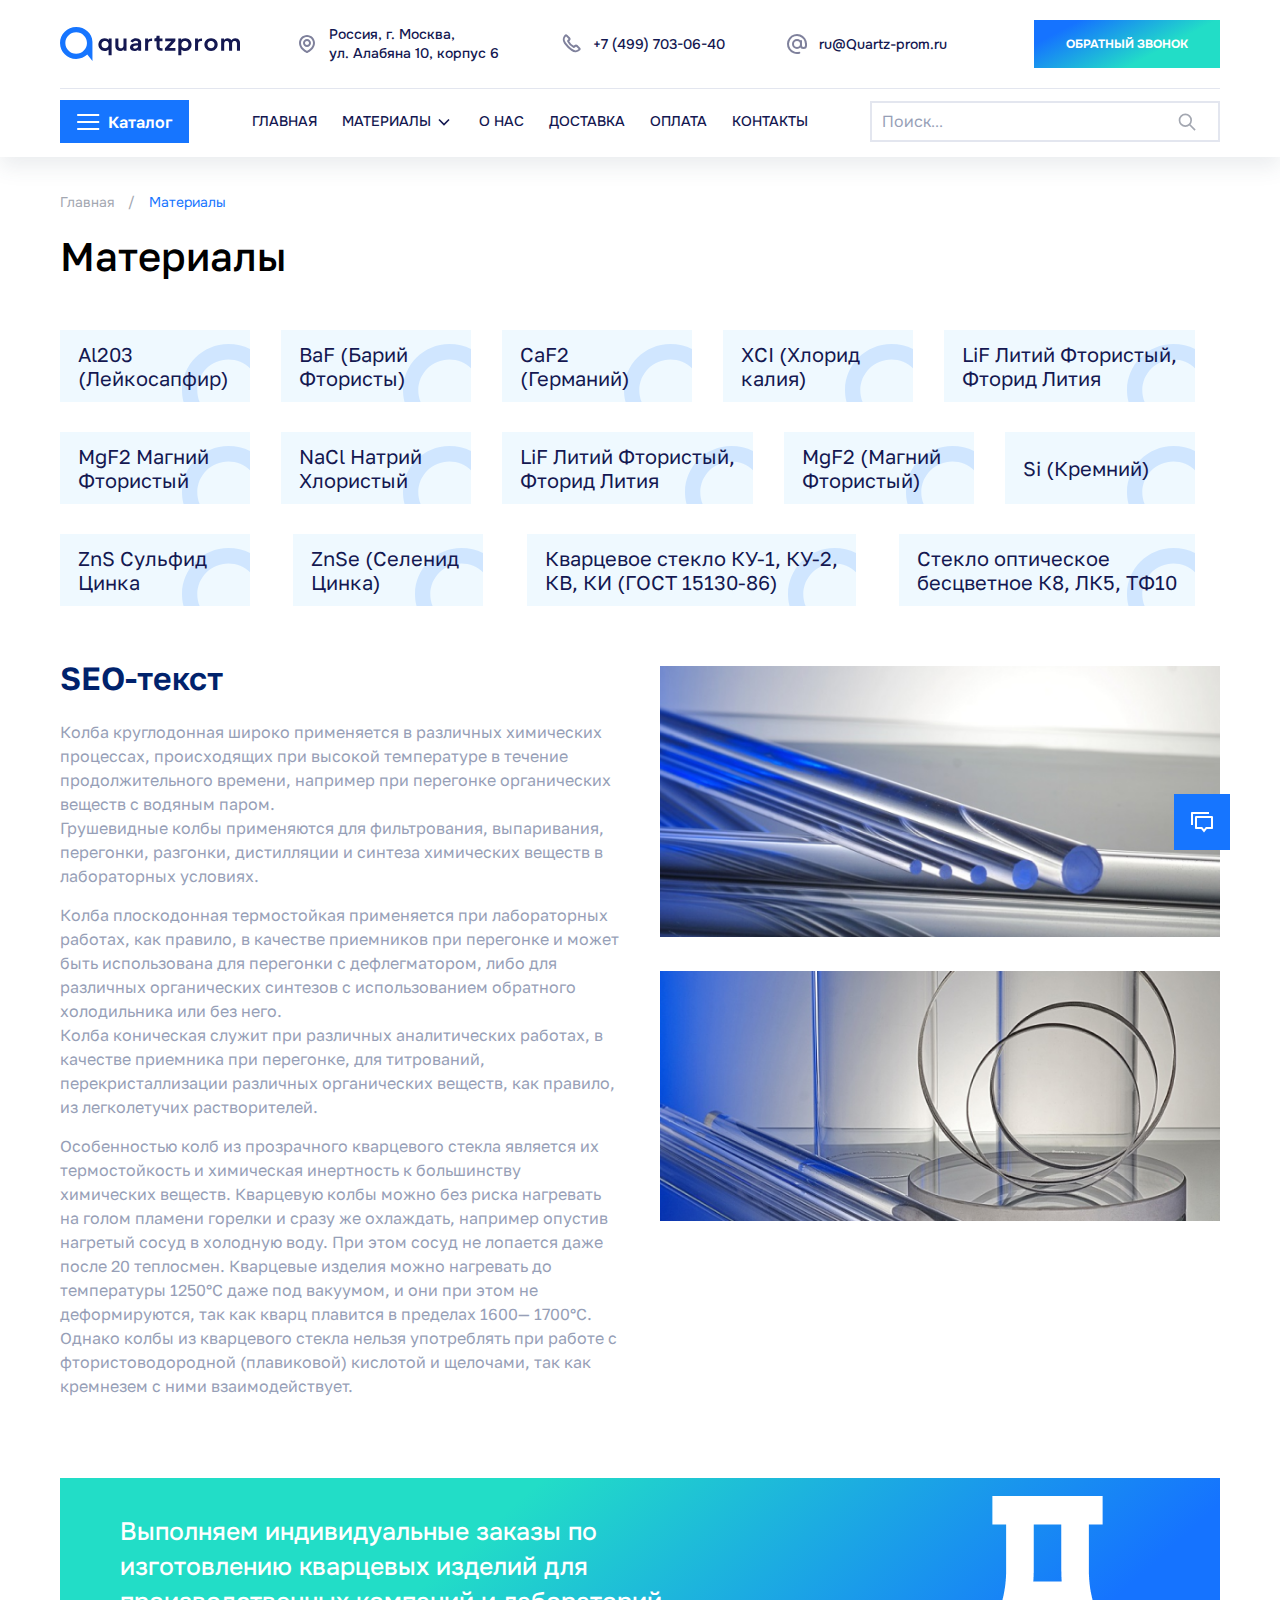
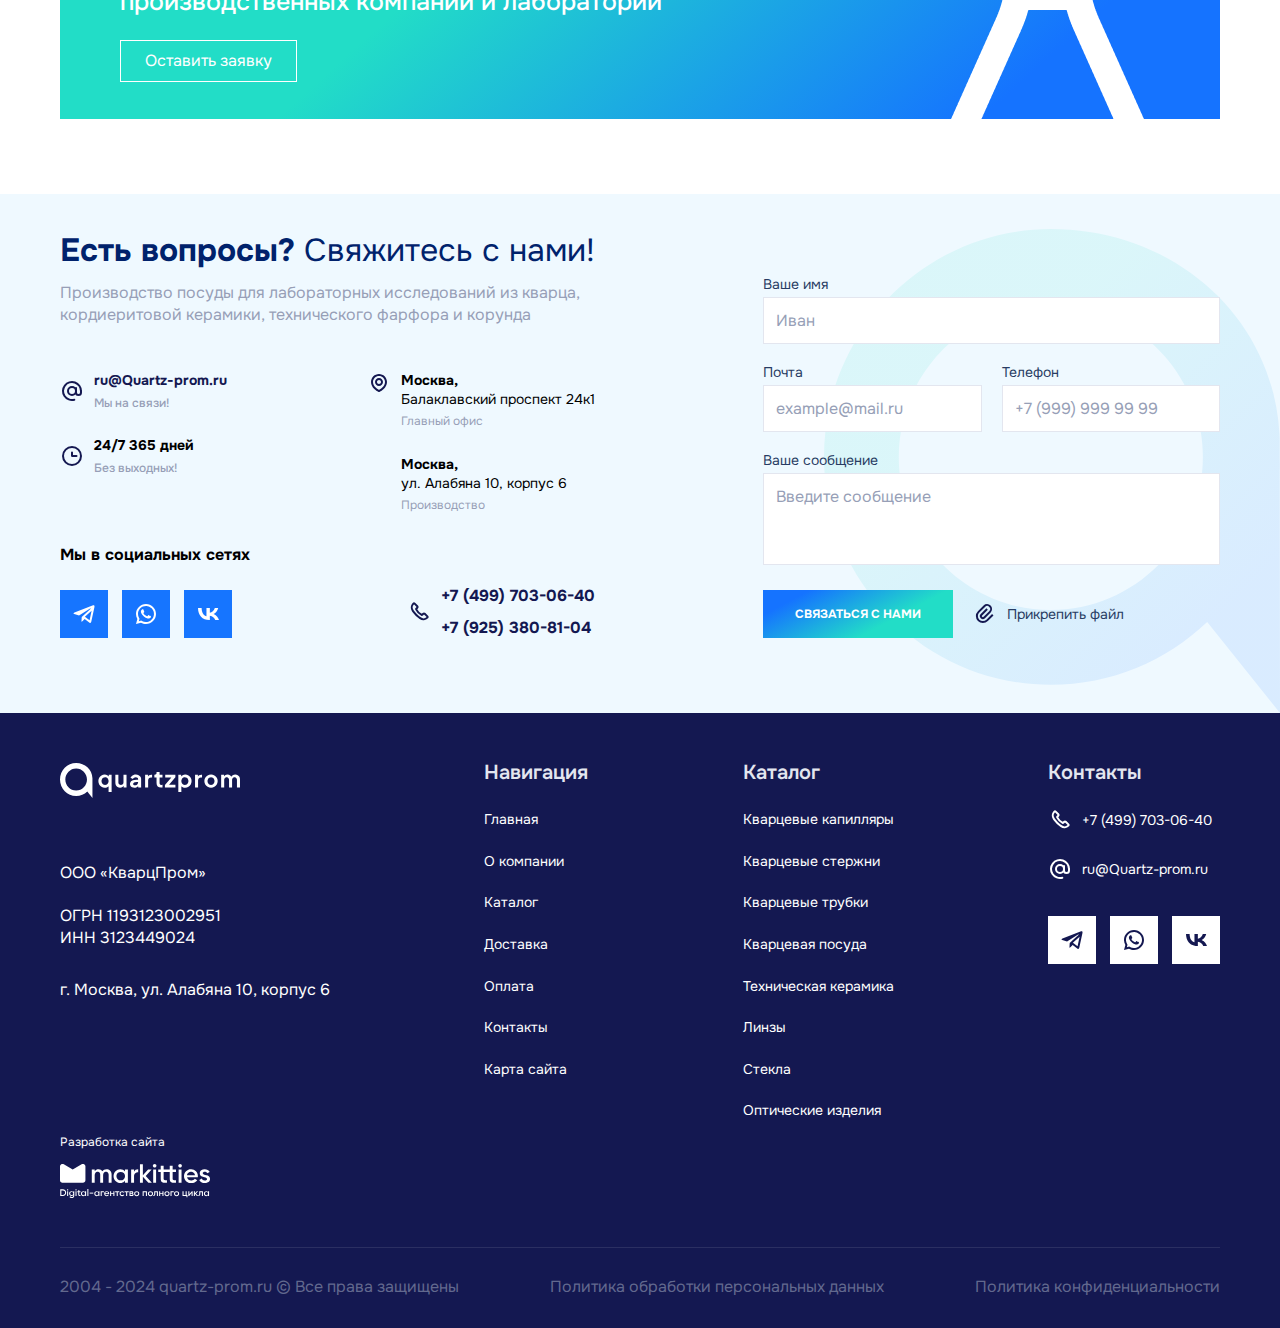
<file: catalog-materials.html>
<!DOCTYPE html>
<html lang="ru">

<head>

	<meta charset="utf-8">

	<title>Title</title>
	<meta name="description" content="">

	<meta http-equiv="X-UA-Compatible" content="IE=edge">
	<meta name="viewport" content="width=device-width, initial-scale=1, maximum-scale=1">
	<meta name="format-detection" content="telephone=no">

	<meta property="og:image" content="path/to/image.jpg">
	<link rel="shortcut icon" href="img/favicon/favicon.ico" type="image/x-icon">
	<link rel="apple-touch-icon" href="img/favicon/apple-touch-icon.png">
	<link rel="apple-touch-icon" sizes="72x72" href="img/favicon/apple-touch-icon-72x72.png">
	<link rel="apple-touch-icon" sizes="114x114" href="img/favicon/apple-touch-icon-114x114.png">

	<!-- Chrome, Firefox OS and Opera -->
	<meta name="theme-color" content="#E3E6EF">
	<!-- Windows Phone -->
	<meta name="msapplication-navbutton-color" content="#E3E6EF">
	<!-- iOS Safari -->
	<meta name="apple-mobile-web-app-status-bar-style" content="#E3E6EF">

	<link rel="stylesheet" href="css/main.min.css">

</head>

<body>

	<div class="page--wrapper">
		<header class="header">
			<div class="container">
				<div class="row">
					<div class="header--wrapper">
						<div class="header--top">
							<a href="index.html" class="logo"><img src="img/logo.svg" alt="#"></a>
							<ul class="header--social social">
								<li>
									<a href="#" target="_blank">
										<svg class="svg svg--address" xmlns="http://www.w3.org/2000/svg" viewBox="0 0 24 24" fill="none">
											<path d="M12.398 19.804L12.8585 20.6917L12.8585 20.6917L12.398 19.804ZM11.602 19.804L11.1415 20.6917L11.1415 20.6917L11.602 19.804ZM18 11C18 13.1458 16.9079 14.9159 15.545 16.2906C14.183 17.6644 12.6342 18.555 11.9376 18.9163L12.8585 20.6917C13.6448 20.2838 15.397 19.2805 16.9653 17.6987C18.5326 16.1178 20 13.8706 20 11H18ZM12 5C15.3137 5 18 7.68629 18 11H20C20 6.58172 16.4183 3 12 3V5ZM6 11C6 7.68629 8.68629 5 12 5V3C7.58172 3 4 6.58172 4 11H6ZM12.0624 18.9163C11.3658 18.555 9.81702 17.6644 8.45503 16.2906C7.09211 14.9159 6 13.1458 6 11H4C4 13.8706 5.46741 16.1178 7.03474 17.6987C8.60299 19.2805 10.3552 20.2838 11.1415 20.6917L12.0624 18.9163ZM11.9376 18.9163C11.9514 18.9091 11.9733 18.9023 12 18.9023C12.0267 18.9023 12.0486 18.9091 12.0624 18.9163L11.1415 20.6917C11.6831 20.9726 12.3169 20.9726 12.8585 20.6917L11.9376 18.9163ZM14 11C14 12.1046 13.1046 13 12 13V15C14.2091 15 16 13.2091 16 11H14ZM12 9C13.1046 9 14 9.89543 14 11H16C16 8.79086 14.2091 7 12 7V9ZM10 11C10 9.89543 10.8954 9 12 9V7C9.79086 7 8 8.79086 8 11H10ZM12 13C10.8954 13 10 12.1046 10 11H8C8 13.2091 9.79086 15 12 15V13Z" fill="#7F819C"/>
										</svg>
										<span>
											Россия, г. Москва,<br>
											ул. Алабяна 10, корпус 6
										</span>
									</a>
								</li>
								<li>
									<a href="tel:+74997030640" target="_blank">
										<svg class="svg svg--phone" xmlns="http://www.w3.org/2000/svg" viewBox="0 0 24 24" fill="none">
											<path d="M17.7071 13.7071L20.3552 16.3552C20.7113 16.7113 20.7113 17.2887 20.3552 17.6448C18.43 19.57 15.3821 19.7866 13.204 18.153L11.6286 16.9714C9.88504 15.6638 8.33622 14.115 7.02857 12.3714L5.84701 10.796C4.21341 8.61788 4.43001 5.56999 6.35523 3.64477C6.71133 3.28867 7.28867 3.28867 7.64477 3.64477L10.2929 6.29289C10.6834 6.68342 10.6834 7.31658 10.2929 7.70711L9.27175 8.72825C9.10946 8.89054 9.06923 9.13846 9.17187 9.34373C10.3585 11.7171 12.2829 13.6415 14.6563 14.8281C14.8615 14.9308 15.1095 14.8905 15.2717 14.7283L16.2929 13.7071C16.6834 13.3166 17.3166 13.3166 17.7071 13.7071Z" stroke="#7F819C" stroke-width="2"/>
										</svg>
										<span>+7 (499) 703-06-40</span>
									</a>
								</li>
								<li>
									<a href="mailto:ru@Quartz-prom.ru" target="_blank">
										<svg class="svg svg--mail" xmlns="http://www.w3.org/2000/svg" viewBox="0 0 24 24" fill="none">
											<path d="M21 12C21 10.1195 20.411 8.28625 19.3156 6.7577C18.2203 5.22915 16.6736 4.08209 14.893 3.47763C13.1123 2.87316 11.187 2.84166 9.38744 3.38754C7.58792 3.93341 6.00459 5.02925 4.85982 6.52115C3.71505 8.01304 3.06635 9.82604 3.00482 11.7055C2.94329 13.585 3.47203 15.4366 4.51677 17.0001C5.56152 18.5637 7.06979 19.7608 8.82975 20.4232C10.5897 21.0856 12.513 21.18 14.3294 20.6933" stroke="#7F819C" stroke-width="2" stroke-linecap="round"/>
											<circle cx="12" cy="12" r="4" stroke="#7F819C" stroke-width="2"/>
											<path d="M16 9V13.5C16 14.8807 17.1193 16 18.5 16V16C19.8807 16 21 14.8807 21 13.5V12" stroke="#7F819C" stroke-width="2" stroke-linecap="round"/>
										</svg>
										<span>ru@Quartz-prom.ru</span>
									</a>
								</li>
							</ul>
							<button class="button button--maingradient modal--open">
								<span>Обратный звонок</span>
							</button>
							<button class="search--button">
								<svg xmlns="http://www.w3.org/2000/svg" width="20" height="20" viewBox="0 0 20 20" fill="none">
									<path fill-rule="evenodd" clip-rule="evenodd" d="M8.33317 3.33341C5.57175 3.33341 3.33317 5.57199 3.33317 8.33342C3.33317 11.0948 5.57175 13.3334 8.33317 13.3334C11.0946 13.3334 13.3332 11.0948 13.3332 8.33342C13.3332 5.57199 11.0946 3.33341 8.33317 3.33341ZM1.6665 8.33342C1.6665 4.65152 4.65127 1.66675 8.33317 1.66675C12.0151 1.66675 14.9998 4.65152 14.9998 8.33342C14.9998 12.0153 12.0151 15.0001 8.33317 15.0001C4.65127 15.0001 1.6665 12.0153 1.6665 8.33342Z" fill="#A3A7B1"></path>
									<path fill-rule="evenodd" clip-rule="evenodd" d="M11.9106 11.9108C12.236 11.5854 12.7637 11.5854 13.0891 11.9108L18.6784 17.5001L17.4998 18.6786L11.9106 13.0893C11.5851 12.7639 11.5851 12.2363 11.9106 11.9108Z" fill="#A3A7B1"></path>
								</svg>
							</button>
							<button class="menu--burger">
								<strong>Меню</strong>
								<div class="menu--burger__wrapper">
									<span></span><span></span><span></span>
								</div>
							</button>
						</div>
						<div class="header--bottom">
							<div class="header--bottom__catalog">
								<button class="button button--catalog">
									<div class="burger">
										<span></span>
										<span></span>
										<span></span>
									</div>
									<span>каталог</span>
								</button>
								<nav class="header--bottom__nav catalog--nav">
									<ul>
										<li>
											<a href="#">Стекла</a>
											<ul>
												<li><a href="catalog-type.html">Оптические клинья</a></li>
												<li><a href="catalog-type.html">Прямоугольные призмы</a></li>
												<li><a href="catalog-type.html">Оптические окна</a></li>
											</ul>
										</li>
										<li>
											<a href="#">Кварцевые стержни</a>
											<ul>
												<li><a href="catalog-type.html">Оптические клинья</a></li>
												<li><a href="catalog-type.html">Прямоугольные призмы</a></li>
												<li><a href="catalog-type.html">Оптические окна</a></li>
											</ul>
										</li>
										<li>
											<a href="#">Кварцевые трубки</a>
											<ul>
												<li><a href="catalog-type.html">Оптические клинья</a></li>
												<li><a href="catalog-type.html">Прямоугольные призмы</a></li>
												<li><a href="catalog-type.html">Оптические окна</a></li>
											</ul>
										</li>
										<li>
											<a href="#">Оптические изделия</a>
											<ul>
												<li><a href="catalog-type.html">Оптические клинья</a></li>
												<li><a href="catalog-type.html">Прямоугольные призмы</a></li>
												<li><a href="catalog-type.html">Оптические окна</a></li>
											</ul>
										</li>
										<li>
											<a href="#">Оптические изделия</a>
											<ul>
												<li><a href="catalog-type.html">Оптические клинья</a></li>
												<li><a href="catalog-type.html">Прямоугольные призмы</a></li>
												<li><a href="catalog-type.html">Оптические окна</a></li>
											</ul>
										</li>
										<li>
											<a href="#">Кварцевые стержни</a>
											<ul>
												<li><a href="catalog-type.html">Оптические клинья</a></li>
												<li><a href="catalog-type.html">Прямоугольные призмы</a></li>
												<li><a href="catalog-type.html">Оптические окна</a></li>
											</ul>
										</li>
										<li>
											<a href="#">Оптические изделия</a>
											<ul>
												<li><a href="catalog-type.html">Оптические клинья</a></li>
												<li><a href="catalog-type.html">Прямоугольные призмы</a></li>
												<li><a href="catalog-type.html">Оптические окна</a></li>
											</ul>
										</li>
										<li>
											<a href="#">Техническая керамика</a>
											<ul>
												<li><a href="catalog-type.html">Оптические клинья</a></li>
												<li><a href="catalog-type.html">Прямоугольные призмы</a></li>
												<li><a href="catalog-type.html">Оптические окна</a></li>
											</ul>
										</li>
									</ul>
								</nav>
							</div>
							<nav class="menu">
								<ul class="list">
									<li><a href="index.html">Главная</a></li>
									<li class="menu-item-has-children">
										<a href="catalog-materials.html">Материалы</a>
										<ul class="sub-menu">
											<li><a href="catalog-inner.html">Al203 (Лейкосапфир)</a></li>
											<li><a href="catalog-inner.html">BaF (Барий Фтористы)</a></li>
											<li><a href="catalog-inner.html">CaF2 (Германий)</a></li>
											<li><a href="catalog-inner.html">XCI (Хлорид калия)</a></li>
											<li><a href="catalog-inner.html">LiF Литий Фтористый, Фторид Лития</a></li>
											<li><a href="catalog-inner.html">MgF2 Магний Фтористый</a></li>
										</ul>
									</li>
									<li><a href="about.html">О нас</a></li>
									<li><a href="delivery.html">Доставка</a></li>
									<li><a href="payment.html">Оплата</a></li>
									<li><a href="contacts.html">Контакты</a></li>
								</ul>
							</nav>
							<form role="search" method="get" id="searchform" class="search search-form" action="#">
								<input class="search-field" type="search" name="s" value="" placeholder="Поиск...">
								<input class="search-submit" type="submit" id="searchsubmit" value="">
							</form>
						</div>
					</div>
				</div>
			</div>
		</header>

		<main class="main catalog inner catalog--materials">
			<section class="section catalog--header">
				<div class="container">
					<div class="row">
						<div class="breadcrumbs" typeof="BreadcrumbList" vocab="https://schema.org/">
							<!-- Breadcrumb NavXT 7.3.1 -->
							<span property="itemListElement" typeof="ListItem">
								<a property="item" typeof="WebPage" title="Перейти на главную." href="index.html" class="home">
									<span property="name">Главная</span>
								</a>
								<meta property="position" content="1">
							</span>
							/
							<span property="itemListElement" typeof="ListItem">
								<span property="name" class="post post-page current-item breadcrumb_last">Материалы</span>
								<meta property="url" content="#">
								<meta property="position" content="4">
							</span>
						</div>
						<h1 class="h1">Материалы</h1>
						<div class="catalog--type__list">
							<a href="catalog-material.html" class="catalog--type__list--item">
								<h3 class="h3 text-20">Al203<br> (Лейкосапфир) </h3>
								<svg class="catalog--type__list--logo" xmlns="http://www.w3.org/2000/svg" width="73" height="62" viewBox="0 0 73 62" fill="none">
									<path opacity="0.7" d="M99.9257 48.0296V45.4433C98.9752 18.9905 76.5898 0 49.7398 0C22.3354 0 0 22.2015 0 49.4417C0 76.6818 22.3354 98.8833 49.7398 98.8833C63.046 98.8833 75.0849 93.6872 84.0349 85.2633L100 105L99.9257 52.4631C100.005 51.5183 99.9257 50.5309 99.9257 49.5074C99.9257 49.3499 99.9257 48.2657 99.9257 48.0296ZM49.7398 82.6652C31.3646 82.6652 16.3951 67.7855 16.3951 49.5204C16.3951 31.2553 31.3646 16.3756 49.7398 16.3756C68.115 16.3756 83.0844 31.2553 83.0844 49.5204C83.0844 67.7855 68.115 82.6652 49.7398 82.6652Z" fill="#1675FF"/>
								</svg>
							</a>
							<a href="catalog-material.html" class="catalog--type__list--item">
								<h3 class="h3 text-20">BaF (Барий<br> Фтористы) </h3>
								<svg class="catalog--type__list--logo" xmlns="http://www.w3.org/2000/svg" width="73" height="62" viewBox="0 0 73 62" fill="none">
									<path opacity="0.7" d="M99.9257 48.0296V45.4433C98.9752 18.9905 76.5898 0 49.7398 0C22.3354 0 0 22.2015 0 49.4417C0 76.6818 22.3354 98.8833 49.7398 98.8833C63.046 98.8833 75.0849 93.6872 84.0349 85.2633L100 105L99.9257 52.4631C100.005 51.5183 99.9257 50.5309 99.9257 49.5074C99.9257 49.3499 99.9257 48.2657 99.9257 48.0296ZM49.7398 82.6652C31.3646 82.6652 16.3951 67.7855 16.3951 49.5204C16.3951 31.2553 31.3646 16.3756 49.7398 16.3756C68.115 16.3756 83.0844 31.2553 83.0844 49.5204C83.0844 67.7855 68.115 82.6652 49.7398 82.6652Z" fill="#1675FF"/>
								</svg>
							</a>
							<a href="catalog-material.html" class="catalog--type__list--item">
								<h3 class="h3 text-20">CaF2<br> (Германий) </h3>
								<svg class="catalog--type__list--logo" xmlns="http://www.w3.org/2000/svg" width="73" height="62" viewBox="0 0 73 62" fill="none">
									<path opacity="0.7" d="M99.9257 48.0296V45.4433C98.9752 18.9905 76.5898 0 49.7398 0C22.3354 0 0 22.2015 0 49.4417C0 76.6818 22.3354 98.8833 49.7398 98.8833C63.046 98.8833 75.0849 93.6872 84.0349 85.2633L100 105L99.9257 52.4631C100.005 51.5183 99.9257 50.5309 99.9257 49.5074C99.9257 49.3499 99.9257 48.2657 99.9257 48.0296ZM49.7398 82.6652C31.3646 82.6652 16.3951 67.7855 16.3951 49.5204C16.3951 31.2553 31.3646 16.3756 49.7398 16.3756C68.115 16.3756 83.0844 31.2553 83.0844 49.5204C83.0844 67.7855 68.115 82.6652 49.7398 82.6652Z" fill="#1675FF"/>
								</svg>
							</a>
							<a href="catalog-material.html" class="catalog--type__list--item">
								<h3 class="h3 text-20">XCI (Хлорид<br> калия) </h3>
								<svg class="catalog--type__list--logo" xmlns="http://www.w3.org/2000/svg" width="73" height="62" viewBox="0 0 73 62" fill="none">
									<path opacity="0.7" d="M99.9257 48.0296V45.4433C98.9752 18.9905 76.5898 0 49.7398 0C22.3354 0 0 22.2015 0 49.4417C0 76.6818 22.3354 98.8833 49.7398 98.8833C63.046 98.8833 75.0849 93.6872 84.0349 85.2633L100 105L99.9257 52.4631C100.005 51.5183 99.9257 50.5309 99.9257 49.5074C99.9257 49.3499 99.9257 48.2657 99.9257 48.0296ZM49.7398 82.6652C31.3646 82.6652 16.3951 67.7855 16.3951 49.5204C16.3951 31.2553 31.3646 16.3756 49.7398 16.3756C68.115 16.3756 83.0844 31.2553 83.0844 49.5204C83.0844 67.7855 68.115 82.6652 49.7398 82.6652Z" fill="#1675FF"/>
								</svg>
							</a>
							<a href="catalog-material.html" class="catalog--type__list--item">
								<h3 class="h3 text-20">LiF Литий Фтористый,<br> Фторид Лития</h3>
								<svg class="catalog--type__list--logo" xmlns="http://www.w3.org/2000/svg" width="73" height="62" viewBox="0 0 73 62" fill="none">
									<path opacity="0.7" d="M99.9257 48.0296V45.4433C98.9752 18.9905 76.5898 0 49.7398 0C22.3354 0 0 22.2015 0 49.4417C0 76.6818 22.3354 98.8833 49.7398 98.8833C63.046 98.8833 75.0849 93.6872 84.0349 85.2633L100 105L99.9257 52.4631C100.005 51.5183 99.9257 50.5309 99.9257 49.5074C99.9257 49.3499 99.9257 48.2657 99.9257 48.0296ZM49.7398 82.6652C31.3646 82.6652 16.3951 67.7855 16.3951 49.5204C16.3951 31.2553 31.3646 16.3756 49.7398 16.3756C68.115 16.3756 83.0844 31.2553 83.0844 49.5204C83.0844 67.7855 68.115 82.6652 49.7398 82.6652Z" fill="#1675FF"/>
								</svg>
							</a>
							<a href="catalog-material.html" class="catalog--type__list--item">
								<h3 class="h3 text-20">MgF2 Магний<br> Фтористый</h3>
								<svg class="catalog--type__list--logo" xmlns="http://www.w3.org/2000/svg" width="73" height="62" viewBox="0 0 73 62" fill="none">
									<path opacity="0.7" d="M99.9257 48.0296V45.4433C98.9752 18.9905 76.5898 0 49.7398 0C22.3354 0 0 22.2015 0 49.4417C0 76.6818 22.3354 98.8833 49.7398 98.8833C63.046 98.8833 75.0849 93.6872 84.0349 85.2633L100 105L99.9257 52.4631C100.005 51.5183 99.9257 50.5309 99.9257 49.5074C99.9257 49.3499 99.9257 48.2657 99.9257 48.0296ZM49.7398 82.6652C31.3646 82.6652 16.3951 67.7855 16.3951 49.5204C16.3951 31.2553 31.3646 16.3756 49.7398 16.3756C68.115 16.3756 83.0844 31.2553 83.0844 49.5204C83.0844 67.7855 68.115 82.6652 49.7398 82.6652Z" fill="#1675FF"/>
								</svg>
							</a>
							<a href="catalog-material.html" class="catalog--type__list--item">
								<h3 class="h3 text-20">NaCl Натрий<br> Хлористый</h3>
								<svg class="catalog--type__list--logo" xmlns="http://www.w3.org/2000/svg" width="73" height="62" viewBox="0 0 73 62" fill="none">
									<path opacity="0.7" d="M99.9257 48.0296V45.4433C98.9752 18.9905 76.5898 0 49.7398 0C22.3354 0 0 22.2015 0 49.4417C0 76.6818 22.3354 98.8833 49.7398 98.8833C63.046 98.8833 75.0849 93.6872 84.0349 85.2633L100 105L99.9257 52.4631C100.005 51.5183 99.9257 50.5309 99.9257 49.5074C99.9257 49.3499 99.9257 48.2657 99.9257 48.0296ZM49.7398 82.6652C31.3646 82.6652 16.3951 67.7855 16.3951 49.5204C16.3951 31.2553 31.3646 16.3756 49.7398 16.3756C68.115 16.3756 83.0844 31.2553 83.0844 49.5204C83.0844 67.7855 68.115 82.6652 49.7398 82.6652Z" fill="#1675FF"/>
								</svg>
							</a>
							<a href="catalog-material.html" class="catalog--type__list--item">
								<h3 class="h3 text-20">LiF Литий Фтористый,<br> Фторид Лития</h3>
								<svg class="catalog--type__list--logo" xmlns="http://www.w3.org/2000/svg" width="73" height="62" viewBox="0 0 73 62" fill="none">
									<path opacity="0.7" d="M99.9257 48.0296V45.4433C98.9752 18.9905 76.5898 0 49.7398 0C22.3354 0 0 22.2015 0 49.4417C0 76.6818 22.3354 98.8833 49.7398 98.8833C63.046 98.8833 75.0849 93.6872 84.0349 85.2633L100 105L99.9257 52.4631C100.005 51.5183 99.9257 50.5309 99.9257 49.5074C99.9257 49.3499 99.9257 48.2657 99.9257 48.0296ZM49.7398 82.6652C31.3646 82.6652 16.3951 67.7855 16.3951 49.5204C16.3951 31.2553 31.3646 16.3756 49.7398 16.3756C68.115 16.3756 83.0844 31.2553 83.0844 49.5204C83.0844 67.7855 68.115 82.6652 49.7398 82.6652Z" fill="#1675FF"/>
								</svg>
							</a>
							<a href="catalog-material.html" class="catalog--type__list--item">
								<h3 class="h3 text-20">MgF2 (Магний<br> Фтористый)</h3>
								<svg class="catalog--type__list--logo" xmlns="http://www.w3.org/2000/svg" width="73" height="62" viewBox="0 0 73 62" fill="none">
									<path opacity="0.7" d="M99.9257 48.0296V45.4433C98.9752 18.9905 76.5898 0 49.7398 0C22.3354 0 0 22.2015 0 49.4417C0 76.6818 22.3354 98.8833 49.7398 98.8833C63.046 98.8833 75.0849 93.6872 84.0349 85.2633L100 105L99.9257 52.4631C100.005 51.5183 99.9257 50.5309 99.9257 49.5074C99.9257 49.3499 99.9257 48.2657 99.9257 48.0296ZM49.7398 82.6652C31.3646 82.6652 16.3951 67.7855 16.3951 49.5204C16.3951 31.2553 31.3646 16.3756 49.7398 16.3756C68.115 16.3756 83.0844 31.2553 83.0844 49.5204C83.0844 67.7855 68.115 82.6652 49.7398 82.6652Z" fill="#1675FF"/>
								</svg>
							</a>
							<a href="catalog-material.html" class="catalog--type__list--item">
								<h3 class="h3 text-20">Si (Кремний)</h3>
								<svg class="catalog--type__list--logo" xmlns="http://www.w3.org/2000/svg" width="73" height="62" viewBox="0 0 73 62" fill="none">
									<path opacity="0.7" d="M99.9257 48.0296V45.4433C98.9752 18.9905 76.5898 0 49.7398 0C22.3354 0 0 22.2015 0 49.4417C0 76.6818 22.3354 98.8833 49.7398 98.8833C63.046 98.8833 75.0849 93.6872 84.0349 85.2633L100 105L99.9257 52.4631C100.005 51.5183 99.9257 50.5309 99.9257 49.5074C99.9257 49.3499 99.9257 48.2657 99.9257 48.0296ZM49.7398 82.6652C31.3646 82.6652 16.3951 67.7855 16.3951 49.5204C16.3951 31.2553 31.3646 16.3756 49.7398 16.3756C68.115 16.3756 83.0844 31.2553 83.0844 49.5204C83.0844 67.7855 68.115 82.6652 49.7398 82.6652Z" fill="#1675FF"/>
								</svg>
							</a>
							<a href="catalog-material.html" class="catalog--type__list--item">
								<h3 class="h3 text-20">ZnS Сульфид<br> Цинка</h3>
								<svg class="catalog--type__list--logo" xmlns="http://www.w3.org/2000/svg" width="73" height="62" viewBox="0 0 73 62" fill="none">
									<path opacity="0.7" d="M99.9257 48.0296V45.4433C98.9752 18.9905 76.5898 0 49.7398 0C22.3354 0 0 22.2015 0 49.4417C0 76.6818 22.3354 98.8833 49.7398 98.8833C63.046 98.8833 75.0849 93.6872 84.0349 85.2633L100 105L99.9257 52.4631C100.005 51.5183 99.9257 50.5309 99.9257 49.5074C99.9257 49.3499 99.9257 48.2657 99.9257 48.0296ZM49.7398 82.6652C31.3646 82.6652 16.3951 67.7855 16.3951 49.5204C16.3951 31.2553 31.3646 16.3756 49.7398 16.3756C68.115 16.3756 83.0844 31.2553 83.0844 49.5204C83.0844 67.7855 68.115 82.6652 49.7398 82.6652Z" fill="#1675FF"/>
								</svg>
							</a>
							<a href="catalog-material.html" class="catalog--type__list--item">
								<h3 class="h3 text-20">ZnSe (Селенид<br> Цинка)</h3>
								<svg class="catalog--type__list--logo" xmlns="http://www.w3.org/2000/svg" width="73" height="62" viewBox="0 0 73 62" fill="none">
									<path opacity="0.7" d="M99.9257 48.0296V45.4433C98.9752 18.9905 76.5898 0 49.7398 0C22.3354 0 0 22.2015 0 49.4417C0 76.6818 22.3354 98.8833 49.7398 98.8833C63.046 98.8833 75.0849 93.6872 84.0349 85.2633L100 105L99.9257 52.4631C100.005 51.5183 99.9257 50.5309 99.9257 49.5074C99.9257 49.3499 99.9257 48.2657 99.9257 48.0296ZM49.7398 82.6652C31.3646 82.6652 16.3951 67.7855 16.3951 49.5204C16.3951 31.2553 31.3646 16.3756 49.7398 16.3756C68.115 16.3756 83.0844 31.2553 83.0844 49.5204C83.0844 67.7855 68.115 82.6652 49.7398 82.6652Z" fill="#1675FF"/>
								</svg>
							</a>
							<a href="catalog-material.html" class="catalog--type__list--item">
								<h3 class="h3 text-20">Кварцевое стекло КУ-1, КУ-2,<br> КВ, КИ (ГОСТ 15130-86)</h3>
								<svg class="catalog--type__list--logo" xmlns="http://www.w3.org/2000/svg" width="73" height="62" viewBox="0 0 73 62" fill="none">
									<path opacity="0.7" d="M99.9257 48.0296V45.4433C98.9752 18.9905 76.5898 0 49.7398 0C22.3354 0 0 22.2015 0 49.4417C0 76.6818 22.3354 98.8833 49.7398 98.8833C63.046 98.8833 75.0849 93.6872 84.0349 85.2633L100 105L99.9257 52.4631C100.005 51.5183 99.9257 50.5309 99.9257 49.5074C99.9257 49.3499 99.9257 48.2657 99.9257 48.0296ZM49.7398 82.6652C31.3646 82.6652 16.3951 67.7855 16.3951 49.5204C16.3951 31.2553 31.3646 16.3756 49.7398 16.3756C68.115 16.3756 83.0844 31.2553 83.0844 49.5204C83.0844 67.7855 68.115 82.6652 49.7398 82.6652Z" fill="#1675FF"/>
								</svg>
							</a>
							<a href="catalog-material.html" class="catalog--type__list--item">
								<h3 class="h3 text-20">Стекло оптическое<br> бесцветное К8, ЛК5, ТФ10</h3>
								<svg class="catalog--type__list--logo" xmlns="http://www.w3.org/2000/svg" width="73" height="62" viewBox="0 0 73 62" fill="none">
									<path opacity="0.7" d="M99.9257 48.0296V45.4433C98.9752 18.9905 76.5898 0 49.7398 0C22.3354 0 0 22.2015 0 49.4417C0 76.6818 22.3354 98.8833 49.7398 98.8833C63.046 98.8833 75.0849 93.6872 84.0349 85.2633L100 105L99.9257 52.4631C100.005 51.5183 99.9257 50.5309 99.9257 49.5074C99.9257 49.3499 99.9257 48.2657 99.9257 48.0296ZM49.7398 82.6652C31.3646 82.6652 16.3951 67.7855 16.3951 49.5204C16.3951 31.2553 31.3646 16.3756 49.7398 16.3756C68.115 16.3756 83.0844 31.2553 83.0844 49.5204C83.0844 67.7855 68.115 82.6652 49.7398 82.6652Z" fill="#1675FF"/>
								</svg>
							</a>
						</div>
						<div class="catalog--text__wrapper">
							<div class="catalog--text__item redactor">
								<h2>SEO-текст</h2>
								<p>
									Колба круглодонная широко применяется в различных химических процессах, происходящих при высокой температуре в течение
									продолжительного времени, например при перегонке органических веществ с водяным паром.<br>
									Грушевидные колбы применяются для фильтрования, выпаривания, перегонки, разгонки, дистилляции и синтеза химических
									веществ в лабораторных условиях.
								
								</p>
								<p>
									Колба плоскодонная термостойкая применяется при лабораторных работах, как правило, в качестве приемников при перегонке
									и может быть использована для перегонки с дефлегматором, либо для различных органических синтезов с использованием
									обратного холодильника или без него.<br>
									Колба коническая служит при различных аналитических работах, в качестве приемника при перегонке, для титрований,
									перекристаллизации различных органических веществ, как правило, из легколетучих растворителей.
								</p>
								<p>
									Особенностью колб из прозрачного кварцевого стекла является их термостойкость и химическая инертность к большинству
									химических веществ. Кварцевую колбы можно без риска нагревать на голом пламени горелки и сразу же охлаждать, например
									опустив нагретый сосуд в холодную воду. При этом сосуд не лопается даже после 20 теплосмен. Кварцевые изделия можно
									нагревать до температуры 1250°С даже под вакуумом, и они при этом не деформируются, так как кварц плавится в пределах
									1600— 1700°С. Однако колбы из кварцевого стекла нельзя употреблять при работе с фтористоводородной (плавиковой)
									кислотой и щелочами, так как кремнезем с ними взаимодействует.
								</p>
							</div>
							<div class="catalog--text__images">
								<div class="catalog--text__image">
									<img src="img/catalog/slide1.png" alt="#">
								</div>
								<div class="catalog--text__image">
									<img src="img/catalog/slide2.png" alt="#">
								</div>
							</div>
						</div>
					</div>
				</div>
			</section>
			<div class="banner banner--main">
				<div class="container">
					<div class="row">
						<div class="banner--wrapper">
							<div class="banner--left">
								<h2 class="h2">
									Выполняем индивидуальные заказы по<br> изготовлению кварцевых изделий для<br> производственных компаний и лабораторий
								</h2>
								<button class="button button--whiteBD modal--open">Оставить заявку</button>
							</div>
							<div class="banner--right">
								<img src="img/catalog/banner-colb.png" alt="#">
							</div>
						</div>
					</div>
				</div>
			</div>
			<section class="main--contact section" style="background-image: url(img/form-logo.svg);">
				<div class="container">
					<div class="row">
						<div class="main--contact__wrapper">
							<div class="main--contact__left">
								<h2 class="h2"><b>Есть вопросы?</b> Свяжитесь с нами!</h2>
								<div class="main--contact__text text-gray">
									Производство посуды для лабораторных исследований из кварца, кордиеритовой керамики,  технического фарфора и корунда   
								</div>
								<div class="main--contact__list">
									<ul class="main--contact__social social">
										<li>
											<a href="mailto:ru@Quartz-prom.ru" class="mail" target="_blank">
												<svg class="svg svg--mail" xmlns="http://www.w3.org/2000/svg" viewBox="0 0 24 24" fill="none">
													<path d="M21 12C21 10.1195 20.411 8.28625 19.3156 6.7577C18.2203 5.22915 16.6736 4.08209 14.893 3.47763C13.1123 2.87316 11.187 2.84166 9.38744 3.38754C7.58792 3.93341 6.00459 5.02925 4.85982 6.52115C3.71505 8.01304 3.06635 9.82604 3.00482 11.7055C2.94329 13.585 3.47203 15.4366 4.51677 17.0001C5.56152 18.5637 7.06979 19.7608 8.82975 20.4232C10.5897 21.0856 12.513 21.18 14.3294 20.6933" stroke="#7F819C" stroke-width="2" stroke-linecap="round"/>
													<circle cx="12" cy="12" r="4" stroke="#7F819C" stroke-width="2"/>
													<path d="M16 9V13.5C16 14.8807 17.1193 16 18.5 16V16C19.8807 16 21 14.8807 21 13.5V12" stroke="#7F819C" stroke-width="2" stroke-linecap="round"/>
												</svg>
												<div class="mail-text">
													<b>ru@Quartz-prom.ru</b>
													<span class="text-gray">Мы на связи!</span>
												</div>
											</a>
										</li>
										<li>
											<div class="time">
												<svg class="svg svg-time" xmlns="http://www.w3.org/2000/svg" width="24" height="24" viewBox="0 0 24 24" fill="none">
													<circle cx="12" cy="12" r="9" stroke="#141851" stroke-width="2"/>
													<path d="M16.5 12H12.25C12.1119 12 12 11.8881 12 11.75V8.5" stroke="#141851" stroke-width="2" stroke-linecap="round"/>
												</svg>
												<div class="time-text">
													<b>24/7 365 дней</b>
													<span class="text-gray">Без выходных!</span>
												</div>
											</div>
										</li>
									</ul>
									<div class="main--contact__address">
										<div class="address">
											<svg class="svg svg--address" xmlns="http://www.w3.org/2000/svg" viewBox="0 0 24 24" fill="none">
												<path d="M12.398 19.804L12.8585 20.6917L12.8585 20.6917L12.398 19.804ZM11.602 19.804L11.1415 20.6917L11.1415 20.6917L11.602 19.804ZM18 11C18 13.1458 16.9079 14.9159 15.545 16.2906C14.183 17.6644 12.6342 18.555 11.9376 18.9163L12.8585 20.6917C13.6448 20.2838 15.397 19.2805 16.9653 17.6987C18.5326 16.1178 20 13.8706 20 11H18ZM12 5C15.3137 5 18 7.68629 18 11H20C20 6.58172 16.4183 3 12 3V5ZM6 11C6 7.68629 8.68629 5 12 5V3C7.58172 3 4 6.58172 4 11H6ZM12.0624 18.9163C11.3658 18.555 9.81702 17.6644 8.45503 16.2906C7.09211 14.9159 6 13.1458 6 11H4C4 13.8706 5.46741 16.1178 7.03474 17.6987C8.60299 19.2805 10.3552 20.2838 11.1415 20.6917L12.0624 18.9163ZM11.9376 18.9163C11.9514 18.9091 11.9733 18.9023 12 18.9023C12.0267 18.9023 12.0486 18.9091 12.0624 18.9163L11.1415 20.6917C11.6831 20.9726 12.3169 20.9726 12.8585 20.6917L11.9376 18.9163ZM14 11C14 12.1046 13.1046 13 12 13V15C14.2091 15 16 13.2091 16 11H14ZM12 9C13.1046 9 14 9.89543 14 11H16C16 8.79086 14.2091 7 12 7V9ZM10 11C10 9.89543 10.8954 9 12 9V7C9.79086 7 8 8.79086 8 11H10ZM12 13C10.8954 13 10 12.1046 10 11H8C8 13.2091 9.79086 15 12 15V13Z" fill="#7F819C"/>
											</svg>
											<div class="address--wrapper">
												<div class="address-1">
													<div class="address-text">
														<span>
															<b>Москва,</b><br>
															Балаклавский проспект 24к1
														</span>
														<span class="address-type text-gray">Главный офис</span>
													</div>
												</div>
												<div class="address-2">
													<div class="address-text">
														<span>
															<b>Москва,</b><br>
															ул. Алабяна 10, корпус 6
														</span>
														<span class="address-type text-gray">Производство</span>
													</div>
												</div>
											</div>
										</div>
									</div>
								</div>
								<div class="main--contact__list">
									<ul class="main--contact__social social">
										<li class="main--contact__links">
											<b>Мы в социальных сетях</b>
											<ul>
												<li>
													<a href="#" class="telegram" target="_blank">
														<svg width="48" height="48" viewBox="0 0 48 48" fill="none" xmlns="http://www.w3.org/2000/svg">
															<rect width="48" height="48" fill="#1675FF"/>
															<path fill-rule="evenodd" clip-rule="evenodd" d="M21.7372 26.8922L21.4105 31.8272C21.8889 31.8272 22.1105 31.6056 22.3789 31.3372L24.7006 29.0856L29.5305 32.6556C30.4172 33.1456 31.0589 32.8889 31.2805 31.8272L34.4539 16.8822C34.7805 15.5756 33.9639 14.9806 33.1122 15.3656L14.4805 22.5522C13.2089 23.0656 13.2205 23.7772 14.2472 24.0689L19.0305 25.5856L30.0905 18.5972C30.19 18.5376 30.2877 18.4955 30.3781 18.4689L30.3811 18.4681C30.5039 18.4324 30.613 18.4254 30.6944 18.4418C30.8687 18.4769 30.9158 18.6196 30.6972 18.8189L21.7372 26.8922ZM31.599 20.6985L24.893 26.7408L29.5803 30.2053L31.599 20.6985ZM29.3014 31.5002C29.3014 31.5002 29.3028 31.4948 29.3064 31.4857C29.3034 31.4959 29.3014 31.5002 29.3014 31.5002ZM32.5302 16.3139L32.5299 16.3164L32.5302 16.3139Z" fill="white"/>
														</svg>
													</a>
												</li>
												<li>
													<a href="#" class="whatsapp" target="_blank">
														<svg width="48" height="48" viewBox="0 0 48 48" fill="none" xmlns="http://www.w3.org/2000/svg">
															<rect width="48" height="48" fill="#1675FF"/>
															<g clip-path="url(#clip0_198_419)">
															<path d="M19.253 30.494L19.977 30.917C21.198 31.6291 22.5866 32.0029 24 32C25.5823 32 27.129 31.5308 28.4446 30.6518C29.7602 29.7727 30.7855 28.5233 31.3911 27.0615C31.9966 25.5997 32.155 23.9911 31.8463 22.4393C31.5376 20.8874 30.7757 19.462 29.6569 18.3431C28.538 17.2243 27.1126 16.4624 25.5607 16.1537C24.0089 15.845 22.4004 16.0035 20.9385 16.609C19.4767 17.2145 18.2273 18.2398 17.3483 19.5554C16.4692 20.871 16 22.4177 16 24C16 25.436 16.377 26.813 17.084 28.024L17.506 28.748L16.853 31.149L19.253 30.494ZM14.004 34L15.356 29.032C14.4652 27.5049 13.9971 25.768 14 24C14 18.477 18.477 14 24 14C29.523 14 34 18.477 34 24C34 29.523 29.523 34 24 34C22.2328 34.0029 20.4967 33.5352 18.97 32.645L14.004 34ZM20.391 19.308C20.525 19.298 20.66 19.298 20.794 19.304C20.848 19.308 20.902 19.314 20.956 19.32C21.115 19.338 21.29 19.435 21.349 19.569C21.647 20.245 21.937 20.926 22.217 21.609C22.279 21.761 22.242 21.956 22.124 22.146C22.0429 22.2745 21.9551 22.3986 21.861 22.518C21.748 22.663 21.505 22.929 21.505 22.929C21.505 22.929 21.406 23.047 21.444 23.194C21.458 23.25 21.504 23.331 21.546 23.399L21.605 23.494C21.861 23.921 22.205 24.354 22.625 24.762C22.745 24.878 22.862 24.997 22.988 25.108C23.456 25.521 23.986 25.858 24.558 26.108L24.563 26.11C24.648 26.147 24.691 26.167 24.815 26.22C24.877 26.246 24.941 26.269 25.006 26.286C25.0732 26.3031 25.1439 26.2999 25.2093 26.2767C25.2746 26.2536 25.3316 26.2116 25.373 26.156C26.097 25.279 26.163 25.222 26.169 25.222V25.224C26.2193 25.1771 26.2791 25.1415 26.3443 25.1196C26.4095 25.0977 26.4786 25.09 26.547 25.097C26.607 25.101 26.668 25.112 26.724 25.137C27.255 25.38 28.124 25.759 28.124 25.759L28.706 26.02C28.804 26.067 28.893 26.178 28.896 26.285C28.9 26.352 28.906 26.46 28.883 26.658C28.851 26.917 28.773 27.228 28.695 27.391C28.6416 27.5022 28.5707 27.6042 28.485 27.693C28.3841 27.7989 28.2736 27.8954 28.155 27.981C28.114 28.0119 28.0723 28.0419 28.03 28.071C27.9056 28.1499 27.7778 28.2233 27.647 28.291C27.3895 28.4278 27.1052 28.5063 26.814 28.521C26.629 28.531 26.444 28.545 26.258 28.535C26.25 28.535 25.69 28.448 25.69 28.448C24.2683 28.074 22.9534 27.3735 21.85 26.402C21.624 26.203 21.415 25.989 21.201 25.776C20.311 24.891 19.639 23.936 19.231 23.034C19.0222 22.5913 18.9094 22.1094 18.9 21.62C18.8959 21.0129 19.0944 20.4217 19.464 19.94C19.537 19.846 19.606 19.748 19.725 19.635C19.852 19.515 19.932 19.451 20.019 19.407C20.1347 19.349 20.2609 19.315 20.39 19.307L20.391 19.308Z" fill="white"/>
															</g>
															<defs>
															<clipPath id="clip0_198_419">
															<rect width="24" height="24" fill="white" transform="translate(12 12)"/>
															</clipPath>
															</defs>
														</svg>
													</a>
												</li>
												<li>
													<a href="#" class="vk" target="_blank">
														<svg width="48" height="48" viewBox="0 0 48 48" fill="none" xmlns="http://www.w3.org/2000/svg">
															<rect width="48" height="48" fill="#1675FF"/>
															<path d="M25.4336 30C18.2587 30 14.1678 25.5036 14 18.0096H17.6084C17.7238 23.5052 20.3671 25.8303 22.465 26.3106V18.0096H25.8531V22.7462C27.9196 22.5444 30.1014 20.3827 30.8357 18H34.2133C33.9379 19.2334 33.3877 20.4015 32.5972 21.4314C31.8067 22.4613 30.7928 23.3308 29.6189 23.9856C30.929 24.5828 32.0859 25.4277 33.0135 26.4644C33.941 27.5011 34.6181 28.7061 35 30H31.2762C30.479 27.723 28.486 25.9552 25.8531 25.715V30H25.4441H25.4336Z" fill="white"/>
														</svg>
													</a>
												</li>
											</ul>
										</li>
									</ul>
									<div class="phones">
										<svg class="svg svg-phone" xmlns="http://www.w3.org/2000/svg" width="24" height="24" viewBox="0 0 24 24" fill="none">
											<path d="M17.7071 13.7071L20.3552 16.3552C20.7113 16.7113 20.7113 17.2887 20.3552 17.6448C18.43 19.57 15.3821 19.7866 13.204 18.153L11.6286 16.9714C9.88504 15.6638 8.33622 14.115 7.02857 12.3714L5.84701 10.796C4.21341 8.61788 4.43001 5.56999 6.35523 3.64477C6.71133 3.28867 7.28867 3.28867 7.64477 3.64477L10.2929 6.29289C10.6834 6.68342 10.6834 7.31658 10.2929 7.70711L9.27175 8.72825C9.10946 8.89054 9.06923 9.13846 9.17187 9.34373C10.3585 11.7171 12.2829 13.6415 14.6563 14.8281C14.8615 14.9308 15.1095 14.8905 15.2717 14.7283L16.2929 13.7071C16.6834 13.3166 17.3166 13.3166 17.7071 13.7071Z" stroke="#141851" stroke-width="2"/>
										</svg>
										<div class="phones-wrapper">
											<a href="tel:+74997030640" target="_blank">+7 (499) 703-06-40</a>
											<a href="tel:+79253808104" target="_blank">+7 (925) 380-81-04</a>
										</div>
									</div>
								</div>
							</div>
							<div class="main--contact__right">
								<form action="/#wpcf7-f479-o1" method="post" class="wpcf7-form init" aria-label="Contact form" novalidate="novalidate" data-status="init">
									<div style="display: none;">
										<input type="hidden" name="_wpcf7" value="479">
										<input type="hidden" name="_wpcf7_version" value="6.0">
										<input type="hidden" name="_wpcf7_locale" value="en_US">
										<input type="hidden" name="_wpcf7_unit_tag" value="wpcf7-f479-o1">
										<input type="hidden" name="_wpcf7_container_post" value="0">
										<input type="hidden" name="_wpcf7_posted_data_hash" value="">
										<input type="hidden" name="_wpcf7_key" value="footer-form-en">
										<input type="hidden" name="_cf7sg_toggles" value="">
										<input type="hidden" name="_cf7sg_version" value="4.15.7">
										<input type="hidden" name="_wpnonce" value="fc7cc9148a">
										<input type="hidden" name="_wpcf7_lang" value="en">
									</div>
									<div class="main--form__block first">
										<label>Ваше имя</label>
										<span class="wpcf7-form-control-wrap" data-name="fio"><input size="40" maxlength="400" class="wpcf7-form-control wpcf7-text wpcf7-validates-as-required" aria-required="true" aria-invalid="false" placeholder="Иван" value="" type="text" name="fio"></span>
									</div>
									<div class="main--form__wrapper">
										<div class="main--form__block">
											<label>Почта</label>
											<span class="wpcf7-form-control-wrap" data-name="email2"><input size="40" maxlength="400" class="wpcf7-form-control wpcf7-email wpcf7-validates-as-required wpcf7-text wpcf7-validates-as-email" aria-required="true" aria-invalid="false" placeholder="example@mail.ru" value="" type="email" name="email2"></span>
										</div>
										<div class="main--form__block">
											<label>Телефон</label>
											<span class="wpcf7-form-control-wrap" data-name="tel2"><input size="40" maxlength="400" class="wpcf7-form-control wpcf7-tel wpcf7-text wpcf7-validates-as-tel" aria-invalid="false" placeholder="+7 (999) 999 99 99" value="" type="tel" name="tel2"></span>
										</div>
									</div>
									<div class="main--form__block">
										<label>Ваше сообщение</label>
										<span class="wpcf7-form-control-wrap" data-name="textarea2"><textarea cols="40" rows="10" maxlength="2000" class="wpcf7-form-control wpcf7-textarea" aria-invalid="false" placeholder="Введите сообщение" name="textarea2"></textarea></span>
									</div>
									<div class="main--form__footer">
										<div class="main--form__button">
											<button class="button button--maingradient wpcf7-form-control wpcf7-submit" type="submit">
												<span>Связаться с нами</span>
											</button>
										</div>
										<div class="main--form__block file">
											<label for="file-1" class="input__file-button">
												<span class="input__file-button-text">Прикрепить файл</span>
											</label>
											<span class="wpcf7-form-control-wrap" data-name="file-1"><input size="40" class="wpcf7-form-control wpcf7-file" id="file-1" accept=".pdf,.txt,.png,.jpg,.docx,.doc,.ppt,.jpeg,.pptx" aria-invalid="false" type="file" name="file-1" multiple></span>
										</div>
									</div>
									</form>
							</div>
						</div>
					</div>
				</div>
			</section>
		</main>

		<footer class="footer">
			<div class="container">
				<div class="row">
					<div class="footer--top">
						<div class="footer--info">
							<div class="logo"><img src="img/logo-white.svg" alt="#"></div>
							<div class="footer--info__company">
								<div>
									ООО «КварцПром»
									<br><br>
									ОГРН 1193123002951 <br>
									ИНН 3123449024
								</div>
								<span>г. Москва, ул. Алабяна 10, корпус 6</span>
							</div>
						</div>
						<nav class="footer--block footer--nav">
							<span>Навигация</span>
							<ul>
								<li><a href="index.html">Главная</a></li>
								<li><a href="about.html">О компании</a></li>
								<li><a href="catalog.html">Каталог</a></li>
								<li><a href="delivery.html">Доставка</a></li>
								<li><a href="payment.html">Оплата</a></li>
								<li><a href="contacts.html">Контакты</a></li>
								<li><a href="#">Карта сайта</a></li>
							</ul>
						</nav>
						<nav class="footer--block footer--nav">
							<span>Каталог</span>
							<ul>
								<li><a href="catalog-type.html">Кварцевые капилляры</a></li>
								<li><a href="catalog-type.html">Кварцевые стержни</a></li>
								<li><a href="catalog-type.html">Кварцевые трубки</a></li>
								<li><a href="catalog-type.html">Кварцевая посуда</a></li>
								<li><a href="catalog-type.html">Техническая керамика</a></li>
								<li><a href="catalog-type.html">Линзы</a></li>
								<li><a href="catalog-type.html">Стекла</a></li>
								<li><a href="catalog-type.html">Оптические изделия</a></li>
							</ul>
						</nav>
						<div class="footer--block footer--contacts">
							<span>Контакты</span>
							<ul class="social">
								<li>
									<a href="tel:+74997030640" target="_blank">
										<svg class="svg svg--phone" xmlns="http://www.w3.org/2000/svg" viewBox="0 0 24 24" fill="none">
											<path d="M17.7071 13.7071L20.3552 16.3552C20.7113 16.7113 20.7113 17.2887 20.3552 17.6448C18.43 19.57 15.3821 19.7866 13.204 18.153L11.6286 16.9714C9.88504 15.6638 8.33622 14.115 7.02857 12.3714L5.84701 10.796C4.21341 8.61788 4.43001 5.56999 6.35523 3.64477C6.71133 3.28867 7.28867 3.28867 7.64477 3.64477L10.2929 6.29289C10.6834 6.68342 10.6834 7.31658 10.2929 7.70711L9.27175 8.72825C9.10946 8.89054 9.06923 9.13846 9.17187 9.34373C10.3585 11.7171 12.2829 13.6415 14.6563 14.8281C14.8615 14.9308 15.1095 14.8905 15.2717 14.7283L16.2929 13.7071C16.6834 13.3166 17.3166 13.3166 17.7071 13.7071Z" stroke="#7F819C" stroke-width="2"/>
										</svg>
										<span>+7 (499) 703-06-40</span>
									</a>
								</li>
								<li>
									<a href="mailto:ru@Quartz-prom.ru" target="_blank">
										<svg class="svg svg--mail" xmlns="http://www.w3.org/2000/svg" viewBox="0 0 24 24" fill="none">
											<path d="M21 12C21 10.1195 20.411 8.28625 19.3156 6.7577C18.2203 5.22915 16.6736 4.08209 14.893 3.47763C13.1123 2.87316 11.187 2.84166 9.38744 3.38754C7.58792 3.93341 6.00459 5.02925 4.85982 6.52115C3.71505 8.01304 3.06635 9.82604 3.00482 11.7055C2.94329 13.585 3.47203 15.4366 4.51677 17.0001C5.56152 18.5637 7.06979 19.7608 8.82975 20.4232C10.5897 21.0856 12.513 21.18 14.3294 20.6933" stroke="#7F819C" stroke-width="2" stroke-linecap="round"/>
											<circle cx="12" cy="12" r="4" stroke="#7F819C" stroke-width="2"/>
											<path d="M16 9V13.5C16 14.8807 17.1193 16 18.5 16V16C19.8807 16 21 14.8807 21 13.5V12" stroke="#7F819C" stroke-width="2" stroke-linecap="round"/>
										</svg>
										<span>ru@Quartz-prom.ru</span>
									</a>
								</li>
								<li class="main--contact__links">
									<ul>
										<li>
											<a href="#" class="telegram" target="_blank">
												<svg width="48" height="48" viewBox="0 0 48 48" fill="none" xmlns="http://www.w3.org/2000/svg">
													<rect width="48" height="48" fill="#1675FF"/>
													<path fill-rule="evenodd" clip-rule="evenodd" d="M21.7372 26.8922L21.4105 31.8272C21.8889 31.8272 22.1105 31.6056 22.3789 31.3372L24.7006 29.0856L29.5305 32.6556C30.4172 33.1456 31.0589 32.8889 31.2805 31.8272L34.4539 16.8822C34.7805 15.5756 33.9639 14.9806 33.1122 15.3656L14.4805 22.5522C13.2089 23.0656 13.2205 23.7772 14.2472 24.0689L19.0305 25.5856L30.0905 18.5972C30.19 18.5376 30.2877 18.4955 30.3781 18.4689L30.3811 18.4681C30.5039 18.4324 30.613 18.4254 30.6944 18.4418C30.8687 18.4769 30.9158 18.6196 30.6972 18.8189L21.7372 26.8922ZM31.599 20.6985L24.893 26.7408L29.5803 30.2053L31.599 20.6985ZM29.3014 31.5002C29.3014 31.5002 29.3028 31.4948 29.3064 31.4857C29.3034 31.4959 29.3014 31.5002 29.3014 31.5002ZM32.5302 16.3139L32.5299 16.3164L32.5302 16.3139Z" fill="white"/>
												</svg>
											</a>
										</li>
										<li>
											<a href="#" class="whatsapp" target="_blank">
												<svg width="48" height="48" viewBox="0 0 48 48" fill="none" xmlns="http://www.w3.org/2000/svg">
													<rect width="48" height="48" fill="#1675FF"/>
													<g clip-path="url(#clip0_198_419)">
													<path d="M19.253 30.494L19.977 30.917C21.198 31.6291 22.5866 32.0029 24 32C25.5823 32 27.129 31.5308 28.4446 30.6518C29.7602 29.7727 30.7855 28.5233 31.3911 27.0615C31.9966 25.5997 32.155 23.9911 31.8463 22.4393C31.5376 20.8874 30.7757 19.462 29.6569 18.3431C28.538 17.2243 27.1126 16.4624 25.5607 16.1537C24.0089 15.845 22.4004 16.0035 20.9385 16.609C19.4767 17.2145 18.2273 18.2398 17.3483 19.5554C16.4692 20.871 16 22.4177 16 24C16 25.436 16.377 26.813 17.084 28.024L17.506 28.748L16.853 31.149L19.253 30.494ZM14.004 34L15.356 29.032C14.4652 27.5049 13.9971 25.768 14 24C14 18.477 18.477 14 24 14C29.523 14 34 18.477 34 24C34 29.523 29.523 34 24 34C22.2328 34.0029 20.4967 33.5352 18.97 32.645L14.004 34ZM20.391 19.308C20.525 19.298 20.66 19.298 20.794 19.304C20.848 19.308 20.902 19.314 20.956 19.32C21.115 19.338 21.29 19.435 21.349 19.569C21.647 20.245 21.937 20.926 22.217 21.609C22.279 21.761 22.242 21.956 22.124 22.146C22.0429 22.2745 21.9551 22.3986 21.861 22.518C21.748 22.663 21.505 22.929 21.505 22.929C21.505 22.929 21.406 23.047 21.444 23.194C21.458 23.25 21.504 23.331 21.546 23.399L21.605 23.494C21.861 23.921 22.205 24.354 22.625 24.762C22.745 24.878 22.862 24.997 22.988 25.108C23.456 25.521 23.986 25.858 24.558 26.108L24.563 26.11C24.648 26.147 24.691 26.167 24.815 26.22C24.877 26.246 24.941 26.269 25.006 26.286C25.0732 26.3031 25.1439 26.2999 25.2093 26.2767C25.2746 26.2536 25.3316 26.2116 25.373 26.156C26.097 25.279 26.163 25.222 26.169 25.222V25.224C26.2193 25.1771 26.2791 25.1415 26.3443 25.1196C26.4095 25.0977 26.4786 25.09 26.547 25.097C26.607 25.101 26.668 25.112 26.724 25.137C27.255 25.38 28.124 25.759 28.124 25.759L28.706 26.02C28.804 26.067 28.893 26.178 28.896 26.285C28.9 26.352 28.906 26.46 28.883 26.658C28.851 26.917 28.773 27.228 28.695 27.391C28.6416 27.5022 28.5707 27.6042 28.485 27.693C28.3841 27.7989 28.2736 27.8954 28.155 27.981C28.114 28.0119 28.0723 28.0419 28.03 28.071C27.9056 28.1499 27.7778 28.2233 27.647 28.291C27.3895 28.4278 27.1052 28.5063 26.814 28.521C26.629 28.531 26.444 28.545 26.258 28.535C26.25 28.535 25.69 28.448 25.69 28.448C24.2683 28.074 22.9534 27.3735 21.85 26.402C21.624 26.203 21.415 25.989 21.201 25.776C20.311 24.891 19.639 23.936 19.231 23.034C19.0222 22.5913 18.9094 22.1094 18.9 21.62C18.8959 21.0129 19.0944 20.4217 19.464 19.94C19.537 19.846 19.606 19.748 19.725 19.635C19.852 19.515 19.932 19.451 20.019 19.407C20.1347 19.349 20.2609 19.315 20.39 19.307L20.391 19.308Z" fill="white"/>
													</g>
													<defs>
													<clipPath id="clip0_198_419">
													<rect width="24" height="24" fill="white" transform="translate(12 12)"/>
													</clipPath>
													</defs>
												</svg>
											</a>
										</li>
										<li>
											<a href="#" class="vk" target="_blank">
												<svg width="48" height="48" viewBox="0 0 48 48" fill="none" xmlns="http://www.w3.org/2000/svg">
													<rect width="48" height="48" fill="#1675FF"/>
													<path d="M25.4336 30C18.2587 30 14.1678 25.5036 14 18.0096H17.6084C17.7238 23.5052 20.3671 25.8303 22.465 26.3106V18.0096H25.8531V22.7462C27.9196 22.5444 30.1014 20.3827 30.8357 18H34.2133C33.9379 19.2334 33.3877 20.4015 32.5972 21.4314C31.8067 22.4613 30.7928 23.3308 29.6189 23.9856C30.929 24.5828 32.0859 25.4277 33.0135 26.4644C33.941 27.5011 34.6181 28.7061 35 30H31.2762C30.479 27.723 28.486 25.9552 25.8531 25.715V30H25.4441H25.4336Z" fill="white"/>
												</svg>
											</a>
										</li>
									</ul>
								</li>
							</ul>
						</div>
					</div>
					<div class="footer--info__developers">
						<span>Разработка сайта</span>
						<img src="img/develop.svg" alt="#">
					</div>
					<div class="footer--bottom">
						<span>2004 - 2024 quartz-prom.ru © Все права защищены</span>
						<a href="#">Политика обработки персональных данных</a>
						<a href="#">Политика конфиденциальности</a>
					</div>
				</div>
			</div>
		</footer>
	</div>

	<div class="fixed--social">
		<div class="fixed--social__button" title="Подробнее">
			<img class="fixed--social__open" src="img/discuss-line.svg">
			<img class="fixed--social__close" src="img/close-fill.svg">
		</div>
		<div class="fixed--social__wrapper">
			<a href="#" class="fixed--social__item" target="_blank">
				<img src="img/socials/tg.svg" alt="#">
				<div>Написать<br> в Телеграм</div>
			</a>
			<a href="#" class="fixed--social__item" target="_blank">
				<svg xmlns="http://www.w3.org/2000/svg" width="24" height="24" viewBox="0 0 24 24" fill="none">
					<path d="M7.25301 18.494L7.97701 18.917C9.19795 19.6291 10.5866 20.0029 12 20C13.5823 20 15.129 19.5308 16.4446 18.6518C17.7602 17.7727 18.7855 16.5233 19.3911 15.0615C19.9966 13.5997 20.155 11.9911 19.8463 10.4393C19.5376 8.88743 18.7757 7.46197 17.6569 6.34315C16.538 5.22433 15.1126 4.4624 13.5607 4.15372C12.0089 3.84504 10.4004 4.00346 8.93855 4.60896C7.47674 5.21447 6.22731 6.23984 5.34826 7.55544C4.46921 8.87103 4.00001 10.4177 4.00001 12C4.00001 13.436 4.37701 14.813 5.08401 16.024L5.50601 16.748L4.85301 19.149L7.25301 18.494ZM2.00401 22L3.35601 17.032C2.46515 15.5049 1.99711 13.768 2.00001 12C2.00001 6.477 6.47701 2 12 2C17.523 2 22 6.477 22 12C22 17.523 17.523 22 12 22C10.2328 22.0029 8.49667 21.5352 6.97001 20.645L2.00401 22ZM8.39101 7.308C8.52501 7.298 8.66001 7.298 8.79401 7.304C8.84801 7.308 8.90201 7.314 8.95601 7.32C9.11501 7.338 9.29001 7.435 9.34901 7.569C9.64701 8.245 9.93701 8.926 10.217 9.609C10.279 9.761 10.242 9.956 10.124 10.146C10.0429 10.2745 9.95507 10.3986 9.86101 10.518C9.74801 10.663 9.50501 10.929 9.50501 10.929C9.50501 10.929 9.40601 11.047 9.44401 11.194C9.45801 11.25 9.50401 11.331 9.54601 11.399L9.60501 11.494C9.86101 11.921 10.205 12.354 10.625 12.762C10.745 12.878 10.862 12.997 10.988 13.108C11.456 13.521 11.986 13.858 12.558 14.108L12.563 14.11C12.648 14.147 12.691 14.167 12.815 14.22C12.877 14.246 12.941 14.269 13.006 14.286C13.0732 14.3031 13.1439 14.2999 13.2093 14.2767C13.2746 14.2536 13.3316 14.2116 13.373 14.156C14.097 13.279 14.163 13.222 14.169 13.222V13.224C14.2193 13.1771 14.2791 13.1415 14.3443 13.1196C14.4095 13.0977 14.4786 13.09 14.547 13.097C14.607 13.101 14.668 13.112 14.724 13.137C15.255 13.38 16.124 13.759 16.124 13.759L16.706 14.02C16.804 14.067 16.893 14.178 16.896 14.285C16.9 14.352 16.906 14.46 16.883 14.658C16.851 14.917 16.773 15.228 16.695 15.391C16.6416 15.5022 16.5707 15.6042 16.485 15.693C16.3841 15.7989 16.2736 15.8954 16.155 15.981C16.114 16.0119 16.0723 16.0419 16.03 16.071C15.9056 16.1499 15.7778 16.2233 15.647 16.291C15.3895 16.4278 15.1052 16.5063 14.814 16.521C14.629 16.531 14.444 16.545 14.258 16.535C14.25 16.535 13.69 16.448 13.69 16.448C12.2683 16.074 10.9534 15.3735 9.85001 14.402C9.62401 14.203 9.41501 13.989 9.20101 13.776C8.31101 12.891 7.63901 11.936 7.23101 11.034C7.02218 10.5913 6.90938 10.1094 6.90001 9.62C6.89589 9.01285 7.09436 8.42167 7.46401 7.94C7.53701 7.846 7.60601 7.748 7.72501 7.635C7.85201 7.515 7.93201 7.451 8.01901 7.407C8.13469 7.34903 8.26088 7.31502 8.39001 7.307L8.39101 7.308Z" fill="#141851"/>
				</svg>
				<div>Написать<br> в Whatsapp</div>
			</a>
			<a href="#" class="fixed--social__item" target="_blank">
				<svg xmlns="http://www.w3.org/2000/svg" width="24" height="24" viewBox="0 0 24 24" fill="none">
					<path d="M9.366 10.682C10.3043 12.3305 11.6695 13.6957 13.318 14.634L14.202 13.396C14.3442 13.1969 14.5543 13.0569 14.7928 13.0023C15.0313 12.9478 15.2814 12.9825 15.496 13.1C16.9103 13.8729 18.4722 14.3378 20.079 14.464C20.3298 14.4839 20.5638 14.5975 20.7345 14.7823C20.9052 14.9671 21 15.2094 21 15.461V19.923C21.0001 20.1706 20.9083 20.4094 20.7424 20.5932C20.5765 20.777 20.3483 20.8927 20.102 20.918C19.572 20.973 19.038 21 18.5 21C9.94 21 3 14.06 3 5.5C3 4.962 3.027 4.428 3.082 3.898C3.10725 3.6517 3.22298 3.42352 3.40679 3.25763C3.5906 3.09175 3.82941 2.99995 4.077 3H8.539C8.79056 2.99997 9.0329 3.09475 9.21768 3.26545C9.40247 3.43615 9.51613 3.67022 9.536 3.921C9.66222 5.52779 10.1271 7.08968 10.9 8.504C11.0175 8.71856 11.0522 8.96874 10.9977 9.2072C10.9431 9.44565 10.8031 9.65584 10.604 9.798L9.366 10.682ZM6.844 10.025L8.744 8.668C8.20478 7.50409 7.83535 6.26884 7.647 5H5.01C5.004 5.166 5.001 5.333 5.001 5.5C5 12.956 11.044 19 18.5 19C18.667 19 18.834 18.997 19 18.99V16.353C17.7312 16.1646 16.4959 15.7952 15.332 15.256L13.975 17.156C13.4287 16.9437 12.898 16.6931 12.387 16.406L12.329 16.373C10.3676 15.2567 8.74328 13.6324 7.627 11.671L7.594 11.613C7.30691 11.102 7.05628 10.5713 6.844 10.025Z" fill="#141851"/>
				</svg>
				<div>Позвонить</div>
			</a>
			<a href="#" class="fixed--social__item" target="_blank">
				<svg xmlns="http://www.w3.org/2000/svg" width="24" height="24" viewBox="0 0 24 24" fill="none">
					<path d="M3 3H21C21.2652 3 21.5196 3.10536 21.7071 3.29289C21.8946 3.48043 22 3.73478 22 4V20C22 20.2652 21.8946 20.5196 21.7071 20.7071C21.5196 20.8946 21.2652 21 21 21H3C2.73478 21 2.48043 20.8946 2.29289 20.7071C2.10536 20.5196 2 20.2652 2 20V4C2 3.73478 2.10536 3.48043 2.29289 3.29289C2.48043 3.10536 2.73478 3 3 3ZM20 7.238L12.072 14.338L4 7.216V19H20V7.238ZM4.511 5L12.061 11.662L19.502 5H4.511Z" fill="#141851"/>
				</svg>
				<div>Написать<br> на почту</div>
			</a>
		</div>
	</div>

	<div class="menu--mobile">
		<div class="menu--mobile__wrapper">
			<div class="menu--mobile__top">
				<a href="index.html" class="logo"><img src="img/logo.svg" alt="#"></a>
				<button class="search--button">
					<svg xmlns="http://www.w3.org/2000/svg" width="20" height="20" viewBox="0 0 20 20" fill="none">
						<path fill-rule="evenodd" clip-rule="evenodd" d="M8.33317 3.33341C5.57175 3.33341 3.33317 5.57199 3.33317 8.33342C3.33317 11.0948 5.57175 13.3334 8.33317 13.3334C11.0946 13.3334 13.3332 11.0948 13.3332 8.33342C13.3332 5.57199 11.0946 3.33341 8.33317 3.33341ZM1.6665 8.33342C1.6665 4.65152 4.65127 1.66675 8.33317 1.66675C12.0151 1.66675 14.9998 4.65152 14.9998 8.33342C14.9998 12.0153 12.0151 15.0001 8.33317 15.0001C4.65127 15.0001 1.6665 12.0153 1.6665 8.33342Z" fill="#A3A7B1"/>
						<path fill-rule="evenodd" clip-rule="evenodd" d="M11.9106 11.9108C12.236 11.5854 12.7637 11.5854 13.0891 11.9108L18.6784 17.5001L17.4998 18.6786L11.9106 13.0893C11.5851 12.7639 11.5851 12.2363 11.9106 11.9108Z" fill="#A3A7B1"/>
					</svg>
				</button>
				<button class="menu--burger">
					<strong>Меню</strong>
					<div class="menu--burger__wrapper">
						<span></span><span></span><span></span>
					</div>
				</button>
			</div>
			<div class="menu--mobile__bottom">
				<div class="menu--mobile__bottom--left">
					<ul class="menu menu--mobile__inner">
						<li><a href="index.html">Главная</a></li>
						<li class="menu-item-has-children">
							<a href="#">Каталог</a>
							<ul class="sub-menu">
								<li><a href="catalog-inner.html">Оптические изделия</a></li>
								<li><a href="catalog-inner.html">Стёкла</a></li>
								<li><a href="catalog-inner.html">Линзы</a></li>
								<li><a href="catalog-inner.html">Трубки</a></li>
								<li><a href="catalog-inner.html">Кварцевые стержни</a></li>
								<li><a href="catalog-inner.html">Кварцевые каппиляры</a></li>
							</ul>
						</li>
						<li class="menu-item-has-children">
							<a href="#">Материалы</a>
							<ul class="sub-menu">
								<li><a href="catalog-material.html">Al203 (Лейкосапфир)</a></li>
								<li><a href="catalog-material.html">BaF (Барий Фтористы)</a></li>
								<li><a href="catalog-material.html">CaF2 (Германий)</a></li>
								<li><a href="catalog-material.html">XCI (Хлорид калия)</a></li>
								<li><a href="catalog-material.html">LiF Литий Фтористый, Фторид Лития</a></li>
								<li><a href="catalog-material.html">MgF2 Магний Фтористый</a></li>
							</ul>
						</li>
						<li><a href="about.html">О нас</a></li>
						<li><a href="delivery.html">Доставка</a></li>
						<li><a href="payment.html">Оплата</a></li>
						<li><a href="contacts.html">Контакты</a></li>
					</ul>
					<li class="main--contact__links">
						<b>Мы в социальных сетях</b>
						<ul>
							<li>
								<a href="#" class="telegram" target="_blank">
									<svg width="48" height="48" viewBox="0 0 48 48" fill="none" xmlns="http://www.w3.org/2000/svg">
										<rect width="48" height="48" fill="#1675FF"></rect>
										<path fill-rule="evenodd" clip-rule="evenodd" d="M21.7372 26.8922L21.4105 31.8272C21.8889 31.8272 22.1105 31.6056 22.3789 31.3372L24.7006 29.0856L29.5305 32.6556C30.4172 33.1456 31.0589 32.8889 31.2805 31.8272L34.4539 16.8822C34.7805 15.5756 33.9639 14.9806 33.1122 15.3656L14.4805 22.5522C13.2089 23.0656 13.2205 23.7772 14.2472 24.0689L19.0305 25.5856L30.0905 18.5972C30.19 18.5376 30.2877 18.4955 30.3781 18.4689L30.3811 18.4681C30.5039 18.4324 30.613 18.4254 30.6944 18.4418C30.8687 18.4769 30.9158 18.6196 30.6972 18.8189L21.7372 26.8922ZM31.599 20.6985L24.893 26.7408L29.5803 30.2053L31.599 20.6985ZM29.3014 31.5002C29.3014 31.5002 29.3028 31.4948 29.3064 31.4857C29.3034 31.4959 29.3014 31.5002 29.3014 31.5002ZM32.5302 16.3139L32.5299 16.3164L32.5302 16.3139Z" fill="white"></path>
									</svg>
								</a>
							</li>
							<li>
								<a href="#" class="whatsapp" target="_blank">
									<svg width="48" height="48" viewBox="0 0 48 48" fill="none" xmlns="http://www.w3.org/2000/svg">
										<rect width="48" height="48" fill="#1675FF"></rect>
										<g clip-path="url(#clip0_198_419)">
										<path d="M19.253 30.494L19.977 30.917C21.198 31.6291 22.5866 32.0029 24 32C25.5823 32 27.129 31.5308 28.4446 30.6518C29.7602 29.7727 30.7855 28.5233 31.3911 27.0615C31.9966 25.5997 32.155 23.9911 31.8463 22.4393C31.5376 20.8874 30.7757 19.462 29.6569 18.3431C28.538 17.2243 27.1126 16.4624 25.5607 16.1537C24.0089 15.845 22.4004 16.0035 20.9385 16.609C19.4767 17.2145 18.2273 18.2398 17.3483 19.5554C16.4692 20.871 16 22.4177 16 24C16 25.436 16.377 26.813 17.084 28.024L17.506 28.748L16.853 31.149L19.253 30.494ZM14.004 34L15.356 29.032C14.4652 27.5049 13.9971 25.768 14 24C14 18.477 18.477 14 24 14C29.523 14 34 18.477 34 24C34 29.523 29.523 34 24 34C22.2328 34.0029 20.4967 33.5352 18.97 32.645L14.004 34ZM20.391 19.308C20.525 19.298 20.66 19.298 20.794 19.304C20.848 19.308 20.902 19.314 20.956 19.32C21.115 19.338 21.29 19.435 21.349 19.569C21.647 20.245 21.937 20.926 22.217 21.609C22.279 21.761 22.242 21.956 22.124 22.146C22.0429 22.2745 21.9551 22.3986 21.861 22.518C21.748 22.663 21.505 22.929 21.505 22.929C21.505 22.929 21.406 23.047 21.444 23.194C21.458 23.25 21.504 23.331 21.546 23.399L21.605 23.494C21.861 23.921 22.205 24.354 22.625 24.762C22.745 24.878 22.862 24.997 22.988 25.108C23.456 25.521 23.986 25.858 24.558 26.108L24.563 26.11C24.648 26.147 24.691 26.167 24.815 26.22C24.877 26.246 24.941 26.269 25.006 26.286C25.0732 26.3031 25.1439 26.2999 25.2093 26.2767C25.2746 26.2536 25.3316 26.2116 25.373 26.156C26.097 25.279 26.163 25.222 26.169 25.222V25.224C26.2193 25.1771 26.2791 25.1415 26.3443 25.1196C26.4095 25.0977 26.4786 25.09 26.547 25.097C26.607 25.101 26.668 25.112 26.724 25.137C27.255 25.38 28.124 25.759 28.124 25.759L28.706 26.02C28.804 26.067 28.893 26.178 28.896 26.285C28.9 26.352 28.906 26.46 28.883 26.658C28.851 26.917 28.773 27.228 28.695 27.391C28.6416 27.5022 28.5707 27.6042 28.485 27.693C28.3841 27.7989 28.2736 27.8954 28.155 27.981C28.114 28.0119 28.0723 28.0419 28.03 28.071C27.9056 28.1499 27.7778 28.2233 27.647 28.291C27.3895 28.4278 27.1052 28.5063 26.814 28.521C26.629 28.531 26.444 28.545 26.258 28.535C26.25 28.535 25.69 28.448 25.69 28.448C24.2683 28.074 22.9534 27.3735 21.85 26.402C21.624 26.203 21.415 25.989 21.201 25.776C20.311 24.891 19.639 23.936 19.231 23.034C19.0222 22.5913 18.9094 22.1094 18.9 21.62C18.8959 21.0129 19.0944 20.4217 19.464 19.94C19.537 19.846 19.606 19.748 19.725 19.635C19.852 19.515 19.932 19.451 20.019 19.407C20.1347 19.349 20.2609 19.315 20.39 19.307L20.391 19.308Z" fill="white"></path>
										</g>
										<defs>
										<clipPath id="clip0_198_419">
										<rect width="24" height="24" fill="white" transform="translate(12 12)"></rect>
										</clipPath>
										</defs>
									</svg>
								</a>
							</li>
							<li>
								<a href="#" class="vk" target="_blank">
									<svg width="48" height="48" viewBox="0 0 48 48" fill="none" xmlns="http://www.w3.org/2000/svg">
										<rect width="48" height="48" fill="#1675FF"></rect>
										<path d="M25.4336 30C18.2587 30 14.1678 25.5036 14 18.0096H17.6084C17.7238 23.5052 20.3671 25.8303 22.465 26.3106V18.0096H25.8531V22.7462C27.9196 22.5444 30.1014 20.3827 30.8357 18H34.2133C33.9379 19.2334 33.3877 20.4015 32.5972 21.4314C31.8067 22.4613 30.7928 23.3308 29.6189 23.9856C30.929 24.5828 32.0859 25.4277 33.0135 26.4644C33.941 27.5011 34.6181 28.7061 35 30H31.2762C30.479 27.723 28.486 25.9552 25.8531 25.715V30H25.4441H25.4336Z" fill="white"></path>
									</svg>
								</a>
							</li>
						</ul>
					</li>
				</div>
				<div class="menu--mobile__bottom--right">
					<button class="button button--maingradient modal--open">
						<span>Обратный звонок</span>
					</button>
					<div class="main--contact__list">
						<ul class="main--contact__social social">
							<li>
								<a href="mailto:ru@Quartz-prom.ru" class="mail" target="_blank">
									<svg class="svg svg--mail" xmlns="http://www.w3.org/2000/svg" viewBox="0 0 24 24" fill="none">
										<path d="M21 12C21 10.1195 20.411 8.28625 19.3156 6.7577C18.2203 5.22915 16.6736 4.08209 14.893 3.47763C13.1123 2.87316 11.187 2.84166 9.38744 3.38754C7.58792 3.93341 6.00459 5.02925 4.85982 6.52115C3.71505 8.01304 3.06635 9.82604 3.00482 11.7055C2.94329 13.585 3.47203 15.4366 4.51677 17.0001C5.56152 18.5637 7.06979 19.7608 8.82975 20.4232C10.5897 21.0856 12.513 21.18 14.3294 20.6933" stroke="#7F819C" stroke-width="2" stroke-linecap="round"></path>
										<circle cx="12" cy="12" r="4" stroke="#7F819C" stroke-width="2"></circle>
										<path d="M16 9V13.5C16 14.8807 17.1193 16 18.5 16V16C19.8807 16 21 14.8807 21 13.5V12" stroke="#7F819C" stroke-width="2" stroke-linecap="round"></path>
									</svg>
									<div class="mail-text">
										<b>ru@Quartz-prom.ru</b>
										<span class="text-gray">Мы на связи!</span>
									</div>
								</a>
							</li>
							<li>
								<a href="#" target="_blank">
									<svg class="svg svg--address" xmlns="http://www.w3.org/2000/svg" viewBox="0 0 24 24" fill="none">
										<path d="M12.398 19.804L12.8585 20.6917L12.8585 20.6917L12.398 19.804ZM11.602 19.804L11.1415 20.6917L11.1415 20.6917L11.602 19.804ZM18 11C18 13.1458 16.9079 14.9159 15.545 16.2906C14.183 17.6644 12.6342 18.555 11.9376 18.9163L12.8585 20.6917C13.6448 20.2838 15.397 19.2805 16.9653 17.6987C18.5326 16.1178 20 13.8706 20 11H18ZM12 5C15.3137 5 18 7.68629 18 11H20C20 6.58172 16.4183 3 12 3V5ZM6 11C6 7.68629 8.68629 5 12 5V3C7.58172 3 4 6.58172 4 11H6ZM12.0624 18.9163C11.3658 18.555 9.81702 17.6644 8.45503 16.2906C7.09211 14.9159 6 13.1458 6 11H4C4 13.8706 5.46741 16.1178 7.03474 17.6987C8.60299 19.2805 10.3552 20.2838 11.1415 20.6917L12.0624 18.9163ZM11.9376 18.9163C11.9514 18.9091 11.9733 18.9023 12 18.9023C12.0267 18.9023 12.0486 18.9091 12.0624 18.9163L11.1415 20.6917C11.6831 20.9726 12.3169 20.9726 12.8585 20.6917L11.9376 18.9163ZM14 11C14 12.1046 13.1046 13 12 13V15C14.2091 15 16 13.2091 16 11H14ZM12 9C13.1046 9 14 9.89543 14 11H16C16 8.79086 14.2091 7 12 7V9ZM10 11C10 9.89543 10.8954 9 12 9V7C9.79086 7 8 8.79086 8 11H10ZM12 13C10.8954 13 10 12.1046 10 11H8C8 13.2091 9.79086 15 12 15V13Z" fill="#7F819C"></path>
									</svg>
									<span>
										<b>Москва,</b><br>
										ул. Алабяна 10, корпус 6
									</span>
								</a>
							</li>
							<li>
								<div class="time">
									<svg class="svg svg-time" xmlns="http://www.w3.org/2000/svg" width="24" height="24" viewBox="0 0 24 24" fill="none">
										<circle cx="12" cy="12" r="9" stroke="#141851" stroke-width="2"></circle>
										<path d="M16.5 12H12.25C12.1119 12 12 11.8881 12 11.75V8.5" stroke="#141851" stroke-width="2" stroke-linecap="round"></path>
									</svg>
									<div class="time-text">
										<b>24/7 365 дней</b>
										<span class="text-gray">Без выходных!</span>
									</div>
								</div>
							</li>
							<li>
								<a href="tel:+74997030640" target="_blank">
									<svg class="svg svg--phone" xmlns="http://www.w3.org/2000/svg" width="24" height="24" viewBox="0 0 24 24" fill="none">
										<path d="M17.7071 13.7071L20.3552 16.3552C20.7113 16.7113 20.7113 17.2887 20.3552 17.6448C18.43 19.57 15.3821 19.7866 13.204 18.153L11.6286 16.9714C9.88504 15.6638 8.33622 14.115 7.02857 12.3714L5.84701 10.796C4.21341 8.61788 4.43001 5.56999 6.35523 3.64477C6.71133 3.28867 7.28867 3.28867 7.64477 3.64477L10.2929 6.29289C10.6834 6.68342 10.6834 7.31658 10.2929 7.70711L9.27175 8.72825C9.10946 8.89054 9.06923 9.13846 9.17187 9.34373C10.3585 11.7171 12.2829 13.6415 14.6563 14.8281C14.8615 14.9308 15.1095 14.8905 15.2717 14.7283L16.2929 13.7071C16.6834 13.3166 17.3166 13.3166 17.7071 13.7071Z" stroke="#141851" stroke-width="2"></path>
									</svg>
									<b>+7 (499) 703-06-40</b>
								</a>
							</li>
						</ul>
					</div>
				</div>
			</div>
		</div>
	</div>

	<form role="search" method="get" id="searchform" class="search search--fixed" action="#">
		<input class="search-field" type="search" name="s" value="" placeholder="Поиск...">
		<input class="search-submit" type="submit" id="searchsubmit" value="">
	</form>

	<div class="modal modal--general">
		<div class="modal--wrapper">
			<div class="modal--close">
				<svg width="14" height="14" viewBox="0 0 14 14" fill="none" xmlns="http://www.w3.org/2000/svg">
					<path d="M1 13L13 1M1 1L13 13" stroke="#0F67FE" stroke-width="2" stroke-linecap="round" stroke-linejoin="round"></path>
				</svg>
			</div>
			<div class="main--contact__right">
				<div class="h2">Оставить заявку</div>
				<form action="/#wpcf7-f479-o1" method="post" class="wpcf7-form init" aria-label="Contact form" novalidate="novalidate" data-status="init">
					<div style="display: none;">
						<input type="hidden" name="_wpcf7" value="479">
						<input type="hidden" name="_wpcf7_version" value="6.0">
						<input type="hidden" name="_wpcf7_locale" value="en_US">
						<input type="hidden" name="_wpcf7_unit_tag" value="wpcf7-f479-o1">
						<input type="hidden" name="_wpcf7_container_post" value="0">
						<input type="hidden" name="_wpcf7_posted_data_hash" value="">
						<input type="hidden" name="_wpcf7_key" value="footer-form-en">
						<input type="hidden" name="_cf7sg_toggles" value="">
						<input type="hidden" name="_cf7sg_version" value="4.15.7">
						<input type="hidden" name="_wpnonce" value="fc7cc9148a">
						<input type="hidden" name="_wpcf7_lang" value="en">
					</div>
					<div class="main--form__block first">
						<label>Ваше имя</label>
						<span class="wpcf7-form-control-wrap" data-name="fio"><input size="40" maxlength="400" class="wpcf7-form-control wpcf7-text wpcf7-validates-as-required" aria-required="true" aria-invalid="false" placeholder="Иван" value="" type="text" name="fio"></span>
					</div>
					<div class="main--form__wrapper">
						<div class="main--form__block">
							<label>Почта</label>
							<span class="wpcf7-form-control-wrap" data-name="email2"><input size="40" maxlength="400" class="wpcf7-form-control wpcf7-email wpcf7-validates-as-required wpcf7-text wpcf7-validates-as-email" aria-required="true" aria-invalid="false" placeholder="example@mail.ru" value="" type="email" name="email2"></span>
						</div>
						<div class="main--form__block">
							<label>Телефон</label>
							<span class="wpcf7-form-control-wrap" data-name="tel2"><input size="40" maxlength="400" class="wpcf7-form-control wpcf7-tel wpcf7-text wpcf7-validates-as-tel" aria-invalid="false" placeholder="+7 (999) 999 99 99" value="" type="tel" name="tel2"></span>
						</div>
					</div>
					<div class="main--form__block">
						<label>Ваше сообщение</label>
						<span class="wpcf7-form-control-wrap" data-name="textarea2"><textarea cols="40" rows="10" maxlength="2000" class="wpcf7-form-control wpcf7-textarea" aria-invalid="false" placeholder="Введите сообщение" name="textarea2"></textarea></span>
					</div>
					<div class="main--form__footer">
						<div class="main--form__button">
							<button class="button button--maingradient wpcf7-form-control wpcf7-submit" type="submit">
								<span>Связаться с нами</span>
							</button>
						</div>
						<div class="main--form__block file">
							<label for="file-2" class="input__file-button">
								<span class="input__file-button-text">Прикрепить файл</span>
							</label>
							<span class="wpcf7-form-control-wrap" data-name="file-2"><input size="40" class="wpcf7-form-control wpcf7-file" id="file-2" accept=".pdf,.txt,.png,.jpg,.docx,.doc,.ppt,.jpeg,.pptx" aria-invalid="false" type="file" name="file-2" multiple></span>
						</div>
					</div>
					<div class="la-sentinelle-container" style="max-height:0;overflow:hidden;">
						<input value="58" type="text" name="la_sentinelle_c0a911d1ff64a874460aa778faf5c422" class="la_sentinelle_c0a911d1ff64a874460aa778faf5c422" id="la_sentinelle_c0a911d1ff64a874460aa778faf5c422-3" placeholder="" style="transform: translateY(10000px);">
						<input value="NzcuMjIyLjEyNy44MQ==" type="text" name="la_sentinelle_310e692159a1460c92f7e769ed6f8bad" class="la_sentinelle_310e692159a1460c92f7e769ed6f8bad" id="la_sentinelle_310e692159a1460c92f7e769ed6f8bad-3" placeholder="" style="transform: translateY(10000px);">
						<input value="58" type="text" name="la_sentinelle_8cda8c08679cbf74f388d33d6cf01df2" class="la_sentinelle_8cda8c08679cbf74f388d33d6cf01df2" id="la_sentinelle_8cda8c08679cbf74f388d33d6cf01df2-3" placeholder="" style="transform: translateY(10000px);">
						<input value="58" type="text" name="la_sentinelle_f7d9b6dd473594084300b1ea6d766175" class="la_sentinelle_f7d9b6dd473594084300b1ea6d766175" id="la_sentinelle_f7d9b6dd473594084300b1ea6d766175-3" placeholder="" style="transform: translateY(10000px);">
						<input value="" type="text" name="la_sentinelle_0617a21b2849f2ee0a58dc03e9de8a25" class="la_sentinelle_0617a21b2849f2ee0a58dc03e9de8a25" id="la_sentinelle_0617a21b2849f2ee0a58dc03e9de8a25-3" placeholder="" style="transform: translateY(10000px);">
						<input value="NzcuMjIyLjEyNy44MQ==" type="text" name="la_sentinelle_3c5101d0457056ecaed0159dbeca086b" class="la_sentinelle_3c5101d0457056ecaed0159dbeca086b" id="la_sentinelle_3c5101d0457056ecaed0159dbeca086b-3" placeholder="" style="transform: translateY(10000px);">
						<input type="text" class="la_sentinelle_a2fdc8e526e3227f3c63b05252c96ae6" id="la_sentinelle_a2fdc8e526e3227f3c63b05252c96ae6-3" name="la_sentinelle_a2fdc8e526e3227f3c63b05252c96ae6" value="4eeef599d9" style="transform: translateY(10000px);">
						<input value="" type="text" name="la_sentinelle_806bf15e61325fc9991b3bd3e5bf0b78" class="la_sentinelle_806bf15e61325fc9991b3bd3e5bf0b78" id="la_sentinelle_806bf15e61325fc9991b3bd3e5bf0b78-3" placeholder="" style="transform: translateY(10000px);">
						<input value="26929" type="text" name="la_sentinelle_bb1609af543c16b5fb79bde47b0fcdff" class="la_sentinelle_bb1609af543c16b5fb79bde47b0fcdff" id="la_sentinelle_bb1609af543c16b5fb79bde47b0fcdff-3" placeholder="" style="transform: translateY(10000px);">
						<input value="26929" type="text" name="la_sentinelle_3a0505b13a7198fc9965c9180705eb90" class="la_sentinelle_3a0505b13a7198fc9965c9180705eb90" id="la_sentinelle_3a0505b13a7198fc9965c9180705eb90-3" placeholder="" style="transform: translateY(10000px);">
						<canvas id="canvas-2" width="20" height="20"></canvas></div>
				</form>
			</div>
		</div>
	</div>

	<div class="modal modal--question">
		<div class="modal--wrapper">
			<div class="modal--close">
				<svg width="14" height="14" viewBox="0 0 14 14" fill="none" xmlns="http://www.w3.org/2000/svg">
					<path d="M1 13L13 1M1 1L13 13" stroke="#0F67FE" stroke-width="2" stroke-linecap="round" stroke-linejoin="round"></path>
				</svg>
			</div>
			<div class="main--contact__wrapper">
				<div class="main--contact__left">
					<h2 class="h2">
						<b>Есть вопросы?</b><br>
						Свяжитесь с нами!
					</h2>
					<div class="main--contact__text text-gray">
						Производство посуды для лабораторных исследований из кварца, кордиеритовой керамики,  технического фарфора и корунда   
					</div>
					<div class="main--contact__list">
						<ul class="main--contact__social social">
							<li>
								<a href="mailto:ru@Quartz-prom.ru" class="mail" target="_blank">
									<svg class="svg svg--mail" xmlns="http://www.w3.org/2000/svg" viewBox="0 0 24 24" fill="none">
										<path d="M21 12C21 10.1195 20.411 8.28625 19.3156 6.7577C18.2203 5.22915 16.6736 4.08209 14.893 3.47763C13.1123 2.87316 11.187 2.84166 9.38744 3.38754C7.58792 3.93341 6.00459 5.02925 4.85982 6.52115C3.71505 8.01304 3.06635 9.82604 3.00482 11.7055C2.94329 13.585 3.47203 15.4366 4.51677 17.0001C5.56152 18.5637 7.06979 19.7608 8.82975 20.4232C10.5897 21.0856 12.513 21.18 14.3294 20.6933" stroke="#7F819C" stroke-width="2" stroke-linecap="round"/>
										<circle cx="12" cy="12" r="4" stroke="#7F819C" stroke-width="2"/>
										<path d="M16 9V13.5C16 14.8807 17.1193 16 18.5 16V16C19.8807 16 21 14.8807 21 13.5V12" stroke="#7F819C" stroke-width="2" stroke-linecap="round"/>
									</svg>
									<div class="mail-text">
										<b>ru@Quartz-prom.ru</b>
										<span class="text-gray">Мы на связи!</span>
									</div>
								</a>
							</li>
						</ul>
						<div class="main--contact__address">
							<div class="phones">
								<svg class="svg svg-phone" xmlns="http://www.w3.org/2000/svg" width="24" height="24" viewBox="0 0 24 24" fill="none">
									<path d="M17.7071 13.7071L20.3552 16.3552C20.7113 16.7113 20.7113 17.2887 20.3552 17.6448C18.43 19.57 15.3821 19.7866 13.204 18.153L11.6286 16.9714C9.88504 15.6638 8.33622 14.115 7.02857 12.3714L5.84701 10.796C4.21341 8.61788 4.43001 5.56999 6.35523 3.64477C6.71133 3.28867 7.28867 3.28867 7.64477 3.64477L10.2929 6.29289C10.6834 6.68342 10.6834 7.31658 10.2929 7.70711L9.27175 8.72825C9.10946 8.89054 9.06923 9.13846 9.17187 9.34373C10.3585 11.7171 12.2829 13.6415 14.6563 14.8281C14.8615 14.9308 15.1095 14.8905 15.2717 14.7283L16.2929 13.7071C16.6834 13.3166 17.3166 13.3166 17.7071 13.7071Z" stroke="#141851" stroke-width="2"/>
								</svg>
								<div class="phones-wrapper">
									<a href="tel:+74997030640" target="_blank">+7 (499) 703-06-40</a>
									<a href="tel:+79253808104" target="_blank">+7 (925) 380-81-04</a>
								</div>
							</div>
						</div>
					</div>
				</div>
				<div class="main--contact__right">
					<form action="/#wpcf7-f479-o1" method="post" class="wpcf7-form init" aria-label="Contact form" novalidate="novalidate" data-status="init">
						<div style="display: none;">
							<input type="hidden" name="_wpcf7" value="479">
							<input type="hidden" name="_wpcf7_version" value="6.0">
							<input type="hidden" name="_wpcf7_locale" value="en_US">
							<input type="hidden" name="_wpcf7_unit_tag" value="wpcf7-f479-o1">
							<input type="hidden" name="_wpcf7_container_post" value="0">
							<input type="hidden" name="_wpcf7_posted_data_hash" value="">
							<input type="hidden" name="_wpcf7_key" value="footer-form-en">
							<input type="hidden" name="_cf7sg_toggles" value="">
							<input type="hidden" name="_cf7sg_version" value="4.15.7">
							<input type="hidden" name="_wpnonce" value="fc7cc9148a">
							<input type="hidden" name="_wpcf7_lang" value="en">
						</div>
						<div class="main--form__block first">
							<label>Ваше имя</label>
							<span class="wpcf7-form-control-wrap" data-name="fio"><input size="40" maxlength="400" class="wpcf7-form-control wpcf7-text wpcf7-validates-as-required" aria-required="true" aria-invalid="false" placeholder="Иван" value="" type="text" name="fio"></span>
						</div>
						<div class="main--form__wrapper">
							<div class="main--form__block">
								<label>Почта</label>
								<span class="wpcf7-form-control-wrap" data-name="email2"><input size="40" maxlength="400" class="wpcf7-form-control wpcf7-email wpcf7-validates-as-required wpcf7-text wpcf7-validates-as-email" aria-required="true" aria-invalid="false" placeholder="example@mail.ru" value="" type="email" name="email2"></span>
							</div>
							<div class="main--form__block">
								<label>Телефон</label>
								<span class="wpcf7-form-control-wrap" data-name="tel2"><input size="40" maxlength="400" class="wpcf7-form-control wpcf7-tel wpcf7-text wpcf7-validates-as-tel" aria-invalid="false" placeholder="+7 (999) 999 99 99" value="" type="tel" name="tel2"></span>
							</div>
						</div>
						<div class="main--form__block">
							<label>Ваше сообщение</label>
							<span class="wpcf7-form-control-wrap" data-name="textarea2"><textarea cols="40" rows="10" maxlength="2000" class="wpcf7-form-control wpcf7-textarea" aria-invalid="false" placeholder="Введите сообщение" name="textarea2"></textarea></span>
						</div>
						<div class="main--form__footer">
							<div class="main--form__button">
								<button class="button button--maingradient wpcf7-form-control wpcf7-submit" type="submit">
									<span>Связаться с нами</span>
								</button>
							</div>
							<div class="main--form__block file">
								<label for="file-3" class="input__file-button">
									<span class="input__file-button-text">Прикрепить файл</span>
								</label>
								<span class="wpcf7-form-control-wrap" data-name="file-3">
									<input size="40" class="wpcf7-form-control wpcf7-file" id="file-3" accept=".pdf,.txt,.png,.jpg,.docx,.doc,.ppt,.jpeg,.pptx" aria-invalid="false" type="file" name="file-3" multiple>
								</span>
							</div>
						</div>
						<div class="la-sentinelle-container" style="max-height:0;overflow:hidden;">
							<input value="58" type="text" name="la_sentinelle_c0a911d1ff64a874460aa778faf5c422" class="la_sentinelle_c0a911d1ff64a874460aa778faf5c422" id="la_sentinelle_c0a911d1ff64a874460aa778faf5c422-3" placeholder="" style="transform: translateY(10000px);">
							<input value="NzcuMjIyLjEyNy44MQ==" type="text" name="la_sentinelle_310e692159a1460c92f7e769ed6f8bad" class="la_sentinelle_310e692159a1460c92f7e769ed6f8bad" id="la_sentinelle_310e692159a1460c92f7e769ed6f8bad-3" placeholder="" style="transform: translateY(10000px);">
							<input value="58" type="text" name="la_sentinelle_8cda8c08679cbf74f388d33d6cf01df2" class="la_sentinelle_8cda8c08679cbf74f388d33d6cf01df2" id="la_sentinelle_8cda8c08679cbf74f388d33d6cf01df2-3" placeholder="" style="transform: translateY(10000px);">
							<input value="58" type="text" name="la_sentinelle_f7d9b6dd473594084300b1ea6d766175" class="la_sentinelle_f7d9b6dd473594084300b1ea6d766175" id="la_sentinelle_f7d9b6dd473594084300b1ea6d766175-3" placeholder="" style="transform: translateY(10000px);">
							<input value="" type="text" name="la_sentinelle_0617a21b2849f2ee0a58dc03e9de8a25" class="la_sentinelle_0617a21b2849f2ee0a58dc03e9de8a25" id="la_sentinelle_0617a21b2849f2ee0a58dc03e9de8a25-3" placeholder="" style="transform: translateY(10000px);">
							<input value="NzcuMjIyLjEyNy44MQ==" type="text" name="la_sentinelle_3c5101d0457056ecaed0159dbeca086b" class="la_sentinelle_3c5101d0457056ecaed0159dbeca086b" id="la_sentinelle_3c5101d0457056ecaed0159dbeca086b-3" placeholder="" style="transform: translateY(10000px);">
							<input type="text" class="la_sentinelle_a2fdc8e526e3227f3c63b05252c96ae6" id="la_sentinelle_a2fdc8e526e3227f3c63b05252c96ae6-3" name="la_sentinelle_a2fdc8e526e3227f3c63b05252c96ae6" value="4eeef599d9" style="transform: translateY(10000px);">
							<input value="" type="text" name="la_sentinelle_806bf15e61325fc9991b3bd3e5bf0b78" class="la_sentinelle_806bf15e61325fc9991b3bd3e5bf0b78" id="la_sentinelle_806bf15e61325fc9991b3bd3e5bf0b78-3" placeholder="" style="transform: translateY(10000px);">
							<input value="26929" type="text" name="la_sentinelle_bb1609af543c16b5fb79bde47b0fcdff" class="la_sentinelle_bb1609af543c16b5fb79bde47b0fcdff" id="la_sentinelle_bb1609af543c16b5fb79bde47b0fcdff-3" placeholder="" style="transform: translateY(10000px);">
							<input value="26929" type="text" name="la_sentinelle_3a0505b13a7198fc9965c9180705eb90" class="la_sentinelle_3a0505b13a7198fc9965c9180705eb90" id="la_sentinelle_3a0505b13a7198fc9965c9180705eb90-3" placeholder="" style="transform: translateY(10000px);">
							<canvas id="canvas-2" width="20" height="20"></canvas></div>
					</form>
				</div>
			</div>
		</div>
	</div>

	<div class="modal modal--send">
		<div class="modal--wrapper">
			<div class="modal--close">
				<svg width="14" height="14" viewBox="0 0 14 14" fill="none" xmlns="http://www.w3.org/2000/svg">
					<path d="M1 13L13 1M1 1L13 13" stroke="#0F67FE" stroke-width="2" stroke-linecap="round" stroke-linejoin="round"></path>
				</svg>
			</div>
			<div class="modal--send__message h1">Ваша заявка отправлена!</div>
			<div class="h2">Скоро с вами свяжется наш специалист.</div>
		</div>
	</div>

	<script src="js/scripts.min.js"></script>

</body>
</html>
</file>
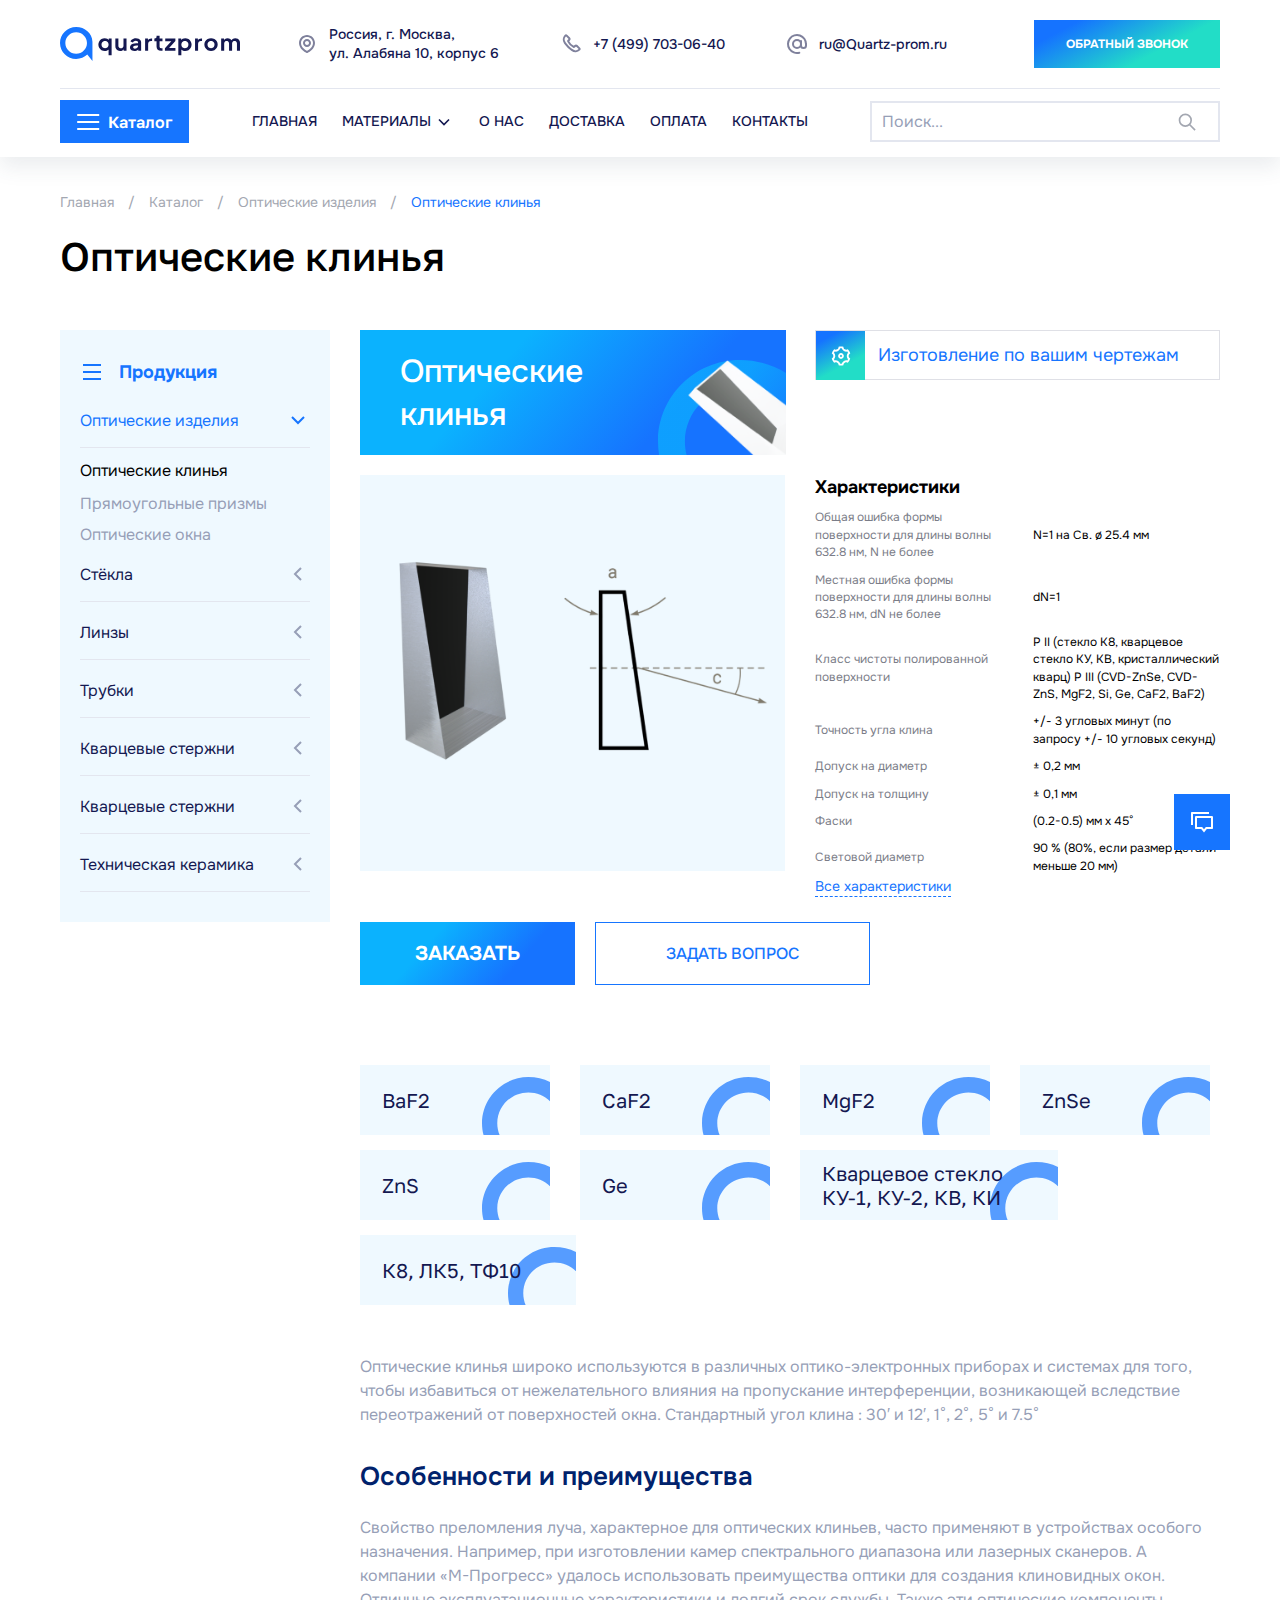
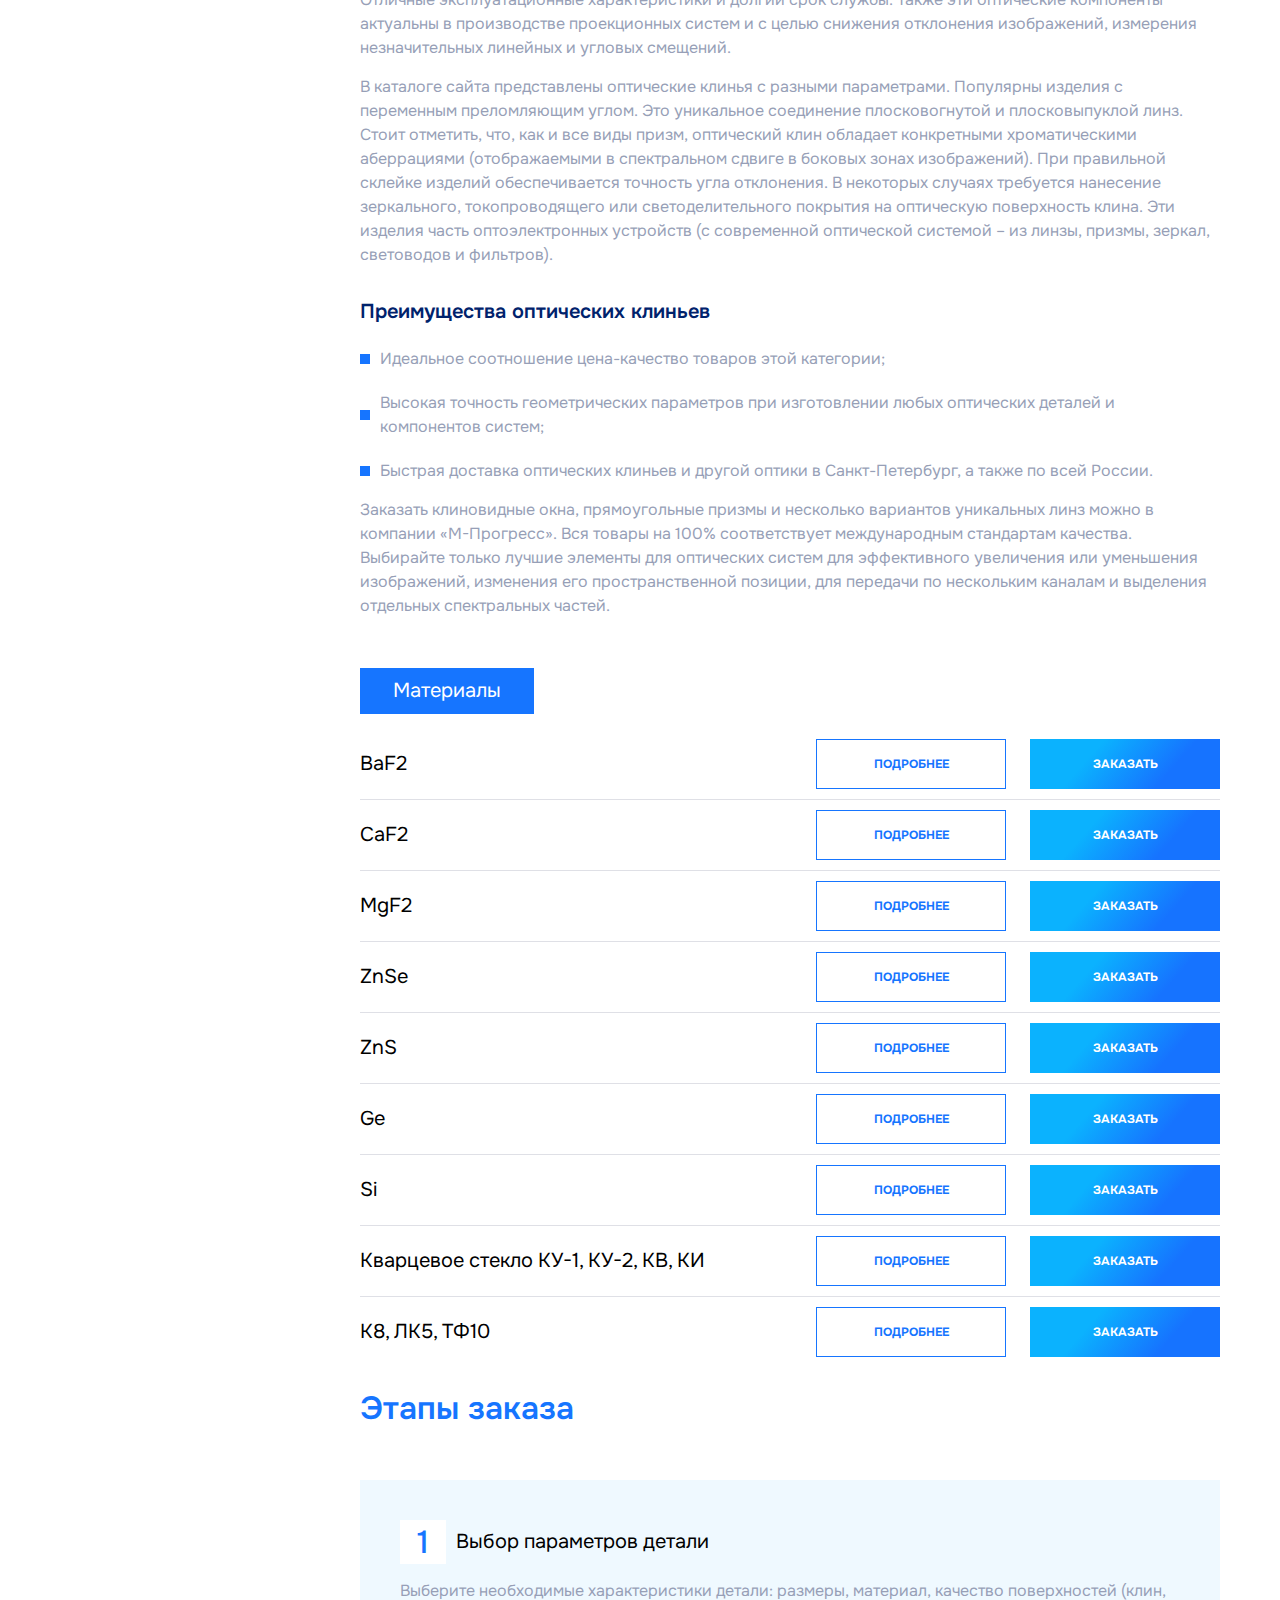
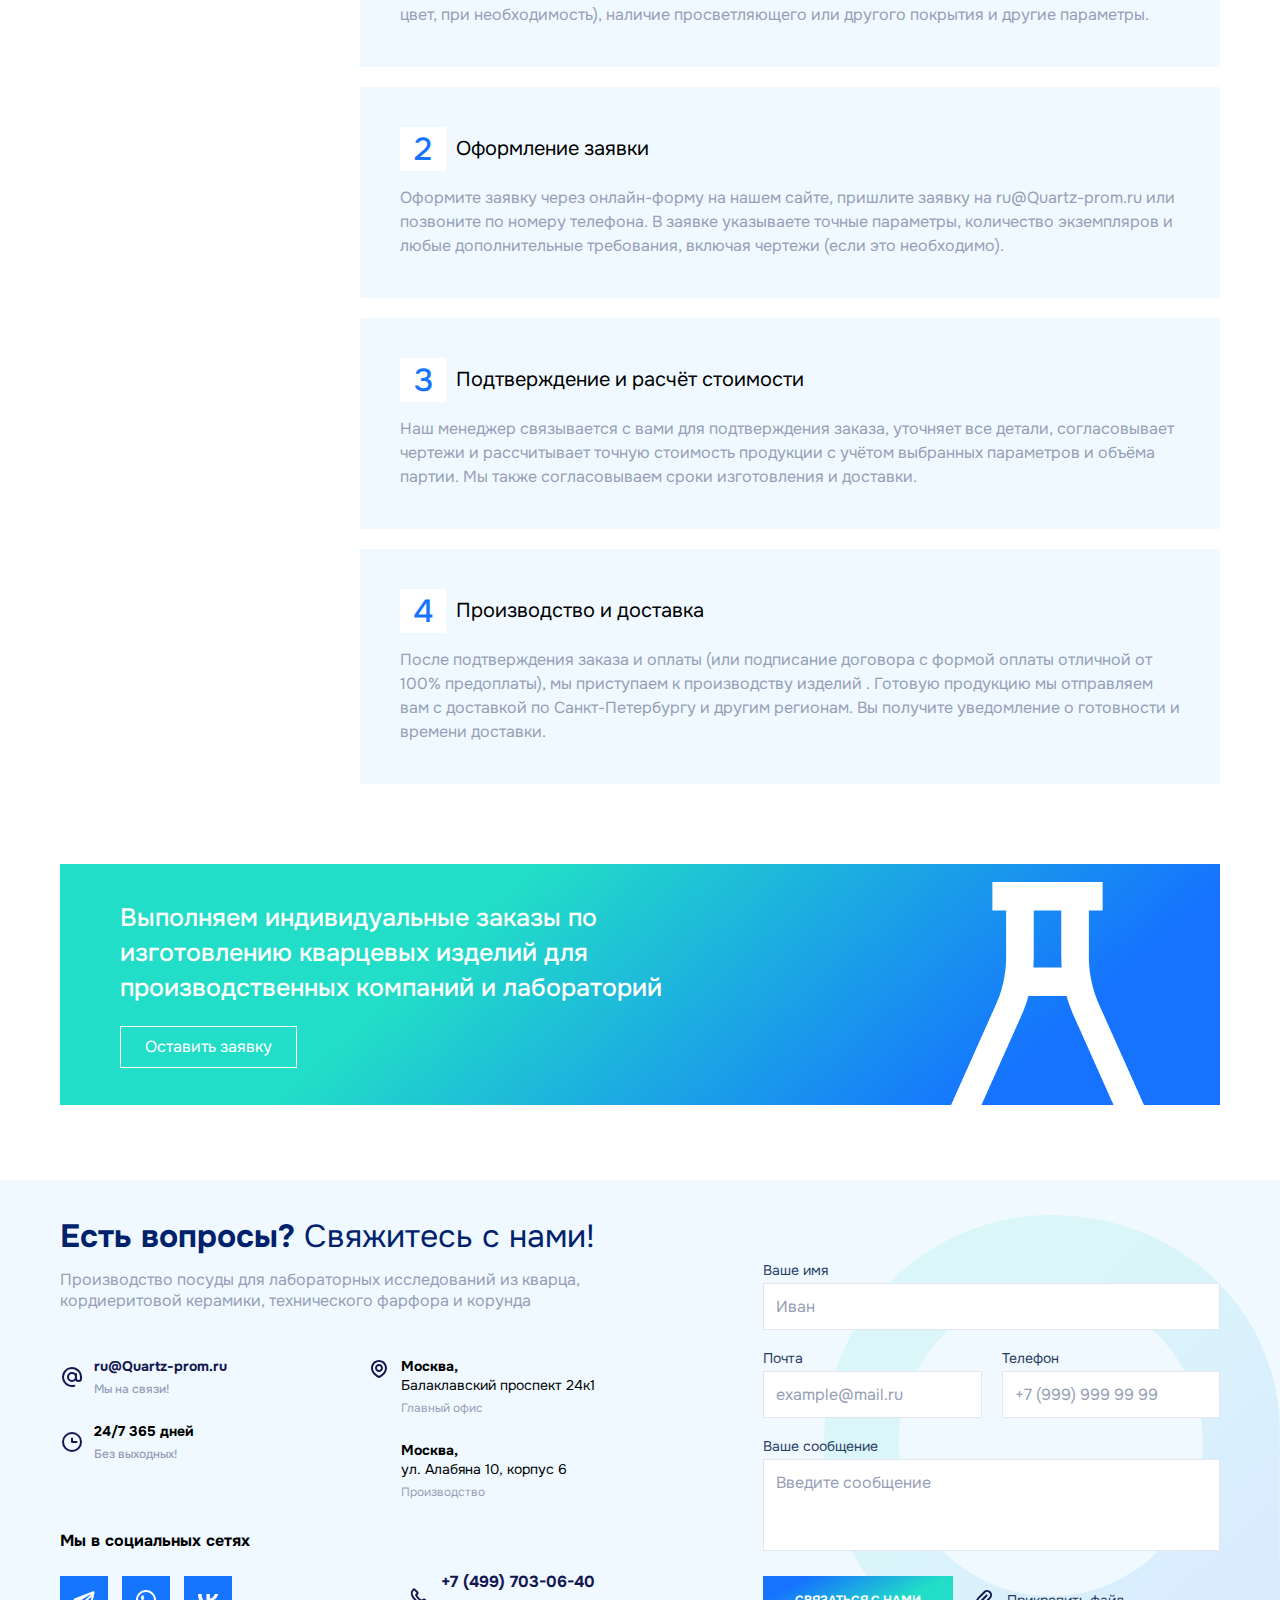
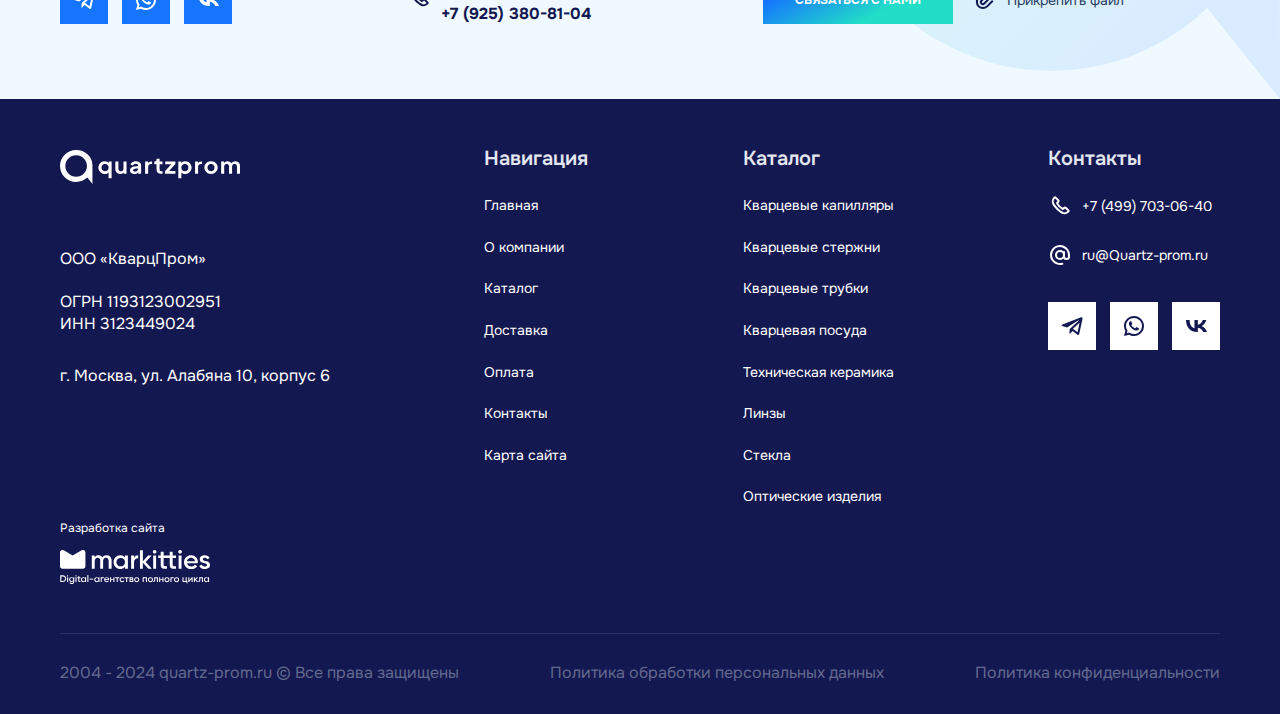
<file: catalog-type.html>
<!DOCTYPE html>
<html lang="ru">

<head>

	<meta charset="utf-8">

	<title>Title</title>
	<meta name="description" content="">

	<meta http-equiv="X-UA-Compatible" content="IE=edge">
	<meta name="viewport" content="width=device-width, initial-scale=1, maximum-scale=1">
	<meta name="format-detection" content="telephone=no">

	<meta property="og:image" content="path/to/image.jpg">
	<link rel="shortcut icon" href="img/favicon/favicon.ico" type="image/x-icon">
	<link rel="apple-touch-icon" href="img/favicon/apple-touch-icon.png">
	<link rel="apple-touch-icon" sizes="72x72" href="img/favicon/apple-touch-icon-72x72.png">
	<link rel="apple-touch-icon" sizes="114x114" href="img/favicon/apple-touch-icon-114x114.png">

	<!-- Chrome, Firefox OS and Opera -->
	<meta name="theme-color" content="#E3E6EF">
	<!-- Windows Phone -->
	<meta name="msapplication-navbutton-color" content="#E3E6EF">
	<!-- iOS Safari -->
	<meta name="apple-mobile-web-app-status-bar-style" content="#E3E6EF">

	<link rel="stylesheet" href="css/main.min.css">

</head>

<body>

	<div class="page--wrapper">
		<header class="header">
			<div class="container">
				<div class="row">
					<div class="header--wrapper">
						<div class="header--top">
							<a href="index.html" class="logo"><img src="img/logo.svg" alt="#"></a>
							<ul class="header--social social">
								<li>
									<a href="#" target="_blank">
										<svg class="svg svg--address" xmlns="http://www.w3.org/2000/svg" viewBox="0 0 24 24" fill="none">
											<path d="M12.398 19.804L12.8585 20.6917L12.8585 20.6917L12.398 19.804ZM11.602 19.804L11.1415 20.6917L11.1415 20.6917L11.602 19.804ZM18 11C18 13.1458 16.9079 14.9159 15.545 16.2906C14.183 17.6644 12.6342 18.555 11.9376 18.9163L12.8585 20.6917C13.6448 20.2838 15.397 19.2805 16.9653 17.6987C18.5326 16.1178 20 13.8706 20 11H18ZM12 5C15.3137 5 18 7.68629 18 11H20C20 6.58172 16.4183 3 12 3V5ZM6 11C6 7.68629 8.68629 5 12 5V3C7.58172 3 4 6.58172 4 11H6ZM12.0624 18.9163C11.3658 18.555 9.81702 17.6644 8.45503 16.2906C7.09211 14.9159 6 13.1458 6 11H4C4 13.8706 5.46741 16.1178 7.03474 17.6987C8.60299 19.2805 10.3552 20.2838 11.1415 20.6917L12.0624 18.9163ZM11.9376 18.9163C11.9514 18.9091 11.9733 18.9023 12 18.9023C12.0267 18.9023 12.0486 18.9091 12.0624 18.9163L11.1415 20.6917C11.6831 20.9726 12.3169 20.9726 12.8585 20.6917L11.9376 18.9163ZM14 11C14 12.1046 13.1046 13 12 13V15C14.2091 15 16 13.2091 16 11H14ZM12 9C13.1046 9 14 9.89543 14 11H16C16 8.79086 14.2091 7 12 7V9ZM10 11C10 9.89543 10.8954 9 12 9V7C9.79086 7 8 8.79086 8 11H10ZM12 13C10.8954 13 10 12.1046 10 11H8C8 13.2091 9.79086 15 12 15V13Z" fill="#7F819C"/>
										</svg>
										<span>
											Россия, г. Москва,<br>
											ул. Алабяна 10, корпус 6
										</span>
									</a>
								</li>
								<li>
									<a href="tel:+74997030640" target="_blank">
										<svg class="svg svg--phone" xmlns="http://www.w3.org/2000/svg" viewBox="0 0 24 24" fill="none">
											<path d="M17.7071 13.7071L20.3552 16.3552C20.7113 16.7113 20.7113 17.2887 20.3552 17.6448C18.43 19.57 15.3821 19.7866 13.204 18.153L11.6286 16.9714C9.88504 15.6638 8.33622 14.115 7.02857 12.3714L5.84701 10.796C4.21341 8.61788 4.43001 5.56999 6.35523 3.64477C6.71133 3.28867 7.28867 3.28867 7.64477 3.64477L10.2929 6.29289C10.6834 6.68342 10.6834 7.31658 10.2929 7.70711L9.27175 8.72825C9.10946 8.89054 9.06923 9.13846 9.17187 9.34373C10.3585 11.7171 12.2829 13.6415 14.6563 14.8281C14.8615 14.9308 15.1095 14.8905 15.2717 14.7283L16.2929 13.7071C16.6834 13.3166 17.3166 13.3166 17.7071 13.7071Z" stroke="#7F819C" stroke-width="2"/>
										</svg>
										<span>+7 (499) 703-06-40</span>
									</a>
								</li>
								<li>
									<a href="mailto:ru@Quartz-prom.ru" target="_blank">
										<svg class="svg svg--mail" xmlns="http://www.w3.org/2000/svg" viewBox="0 0 24 24" fill="none">
											<path d="M21 12C21 10.1195 20.411 8.28625 19.3156 6.7577C18.2203 5.22915 16.6736 4.08209 14.893 3.47763C13.1123 2.87316 11.187 2.84166 9.38744 3.38754C7.58792 3.93341 6.00459 5.02925 4.85982 6.52115C3.71505 8.01304 3.06635 9.82604 3.00482 11.7055C2.94329 13.585 3.47203 15.4366 4.51677 17.0001C5.56152 18.5637 7.06979 19.7608 8.82975 20.4232C10.5897 21.0856 12.513 21.18 14.3294 20.6933" stroke="#7F819C" stroke-width="2" stroke-linecap="round"/>
											<circle cx="12" cy="12" r="4" stroke="#7F819C" stroke-width="2"/>
											<path d="M16 9V13.5C16 14.8807 17.1193 16 18.5 16V16C19.8807 16 21 14.8807 21 13.5V12" stroke="#7F819C" stroke-width="2" stroke-linecap="round"/>
										</svg>
										<span>ru@Quartz-prom.ru</span>
									</a>
								</li>
							</ul>
							<button class="button button--maingradient modal--open">
								<span>Обратный звонок</span>
							</button>
							<button class="search--button">
								<svg xmlns="http://www.w3.org/2000/svg" width="20" height="20" viewBox="0 0 20 20" fill="none">
									<path fill-rule="evenodd" clip-rule="evenodd" d="M8.33317 3.33341C5.57175 3.33341 3.33317 5.57199 3.33317 8.33342C3.33317 11.0948 5.57175 13.3334 8.33317 13.3334C11.0946 13.3334 13.3332 11.0948 13.3332 8.33342C13.3332 5.57199 11.0946 3.33341 8.33317 3.33341ZM1.6665 8.33342C1.6665 4.65152 4.65127 1.66675 8.33317 1.66675C12.0151 1.66675 14.9998 4.65152 14.9998 8.33342C14.9998 12.0153 12.0151 15.0001 8.33317 15.0001C4.65127 15.0001 1.6665 12.0153 1.6665 8.33342Z" fill="#A3A7B1"></path>
									<path fill-rule="evenodd" clip-rule="evenodd" d="M11.9106 11.9108C12.236 11.5854 12.7637 11.5854 13.0891 11.9108L18.6784 17.5001L17.4998 18.6786L11.9106 13.0893C11.5851 12.7639 11.5851 12.2363 11.9106 11.9108Z" fill="#A3A7B1"></path>
								</svg>
							</button>
							<button class="menu--burger">
								<strong>Меню</strong>
								<div class="menu--burger__wrapper">
									<span></span><span></span><span></span>
								</div>
							</button>
						</div>
						<div class="header--bottom">
							<div class="header--bottom__catalog">
								<button class="button button--catalog">
									<div class="burger">
										<span></span>
										<span></span>
										<span></span>
									</div>
									<span>каталог</span>
								</button>
								<nav class="header--bottom__nav catalog--nav">
									<ul>
										<li>
											<a href="#">Стекла</a>
											<ul>
												<li><a href="catalog-type.html">Оптические клинья</a></li>
												<li><a href="catalog-type.html">Прямоугольные призмы</a></li>
												<li><a href="catalog-type.html">Оптические окна</a></li>
											</ul>
										</li>
										<li>
											<a href="#">Кварцевые стержни</a>
											<ul>
												<li><a href="catalog-type.html">Оптические клинья</a></li>
												<li><a href="catalog-type.html">Прямоугольные призмы</a></li>
												<li><a href="catalog-type.html">Оптические окна</a></li>
											</ul>
										</li>
										<li>
											<a href="#">Кварцевые трубки</a>
											<ul>
												<li><a href="catalog-type.html">Оптические клинья</a></li>
												<li><a href="catalog-type.html">Прямоугольные призмы</a></li>
												<li><a href="catalog-type.html">Оптические окна</a></li>
											</ul>
										</li>
										<li>
											<a href="#">Оптические изделия</a>
											<ul>
												<li><a href="catalog-type.html">Оптические клинья</a></li>
												<li><a href="catalog-type.html">Прямоугольные призмы</a></li>
												<li><a href="catalog-type.html">Оптические окна</a></li>
											</ul>
										</li>
										<li>
											<a href="#">Оптические изделия</a>
											<ul>
												<li><a href="catalog-type.html">Оптические клинья</a></li>
												<li><a href="catalog-type.html">Прямоугольные призмы</a></li>
												<li><a href="catalog-type.html">Оптические окна</a></li>
											</ul>
										</li>
										<li>
											<a href="#">Кварцевые стержни</a>
											<ul>
												<li><a href="catalog-type.html">Оптические клинья</a></li>
												<li><a href="catalog-type.html">Прямоугольные призмы</a></li>
												<li><a href="catalog-type.html">Оптические окна</a></li>
											</ul>
										</li>
										<li>
											<a href="#">Оптические изделия</a>
											<ul>
												<li><a href="catalog-type.html">Оптические клинья</a></li>
												<li><a href="catalog-type.html">Прямоугольные призмы</a></li>
												<li><a href="catalog-type.html">Оптические окна</a></li>
											</ul>
										</li>
										<li>
											<a href="#">Техническая керамика</a>
											<ul>
												<li><a href="catalog-type.html">Оптические клинья</a></li>
												<li><a href="catalog-type.html">Прямоугольные призмы</a></li>
												<li><a href="catalog-type.html">Оптические окна</a></li>
											</ul>
										</li>
									</ul>
								</nav>
							</div>
							<nav class="menu">
								<ul class="list">
									<li><a href="index.html">Главная</a></li>
									<li class="menu-item-has-children">
										<a href="catalog-materials.html">Материалы</a>
										<ul class="sub-menu">
											<li><a href="catalog-material.html">BaF2</a></li>
											<li><a href="catalog-material.html">CaF2</a></li>
											<li><a href="catalog-material.html">MgF2</a></li>
											<li><a href="catalog-material.html">ZnSe</a></li>
											<li><a href="catalog-material.html">ZnS</a></li>
											<li><a href="catalog-material.html">Ge</a></li>
											<li><a href="catalog-material.html">К8, ЛК5, ТФ10</a></li>
											<li><a href="catalog-material.html">Кварцевое стекло КУ-1, КУ-2, КВ, КИ</a></li>
										</ul>
									</li>
									<li><a href="about.html">О нас</a></li>
									<li><a href="delivery.html">Доставка</a></li>
									<li><a href="payment.html">Оплата</a></li>
									<li><a href="contacts.html">Контакты</a></li>
								</ul>
							</nav>
							<form role="search" method="get" id="searchform" class="search search-form" action="#">
								<input class="search-field" type="search" name="s" value="" placeholder="Поиск...">
								<input class="search-submit" type="submit" id="searchsubmit" value="">
							</form>
						</div>
					</div>
				</div>
			</div>
		</header>

		<main class="main catalog inner catalog--type">
			<section class="section catalog--header">
				<div class="container">
					<div class="row">
						<div class="breadcrumbs" typeof="BreadcrumbList" vocab="https://schema.org/">
							<!-- Breadcrumb NavXT 7.3.1 -->
							<span property="itemListElement" typeof="ListItem">
								<a property="item" typeof="WebPage" title="Перейти на главную." href="index.html" class="home">
									<span property="name">Главная</span>
								</a>
								<meta property="position" content="1">
							</span>
							/
							<span property="itemListElement" typeof="ListItem">
								<a property="item" typeof="WebPage" title="Каталог." href="catalog.html" class="home">
									<span property="name">Каталог</span>
								</a>
								<meta property="position" content="2">
							</span>
							/
							<span property="itemListElement" typeof="ListItem">
								<a property="item" typeof="WebPage" title="Оптические изделия." href="catalog-inner.html" class="home">
									<span property="name">Оптические изделия</span>
								</a>
								<meta property="position" content="3">
							</span>
							/
							<span property="itemListElement" typeof="ListItem">
								<span property="name" class="post post-page current-item breadcrumb_last">Оптические клинья</span>
								<meta property="url" content="#">
								<meta property="position" content="4">
							</span>
						</div>
						<h1 class="h1">Оптические клинья</h1>
						<div class="catalog--wrapper">
							<nav class="catalog--nav">
								<div class="catalog--nav__title">
									<div class="icon">
										<svg width="24" height="24" viewBox="0 0 24 24" fill="none" xmlns="http://www.w3.org/2000/svg">
											<g clip-path="url(#clip0_404_20545)">
											<path d="M3 4H21V6H3V4ZM3 11H21V13H3V11ZM3 18H21V20H3V18Z" fill="#1675FF"/>
											</g>
											<defs>
											<clipPath id="clip0_404_20545">
											<rect width="24" height="24" fill="white"/>
											</clipPath>
											</defs>
										</svg>
									</div>
									<h2 class="h3">Продукция</h2>
								</div>
								<ul>
									<li>
										<a href="#" class="active">Оптические изделия</a>
										<ul class="visible" style="max-height: 89px;">
											<li><span class="current">Оптические клинья</span></li>
											<li><a href="catalog-type.html">Прямоугольные призмы</a></li>
											<li><a href="catalog-type.html">Оптические окна</a></li>
										</ul>
									</li>
									<li>
										<a href="#">Стёкла</a>
										<ul>
											<li><a href="catalog-type.html">Оптические клинья</a></li>
											<li><a href="catalog-type.html">Прямоугольные призмы</a></li>
											<li><a href="catalog-type.html">Оптические окна</a></li>
										</ul>
									</li>
									<li>
										<a href="#">Линзы</a>
										<ul>
											<li><a href="catalog-type.html">Оптические клинья</a></li>
											<li><a href="catalog-type.html">Прямоугольные призмы</a></li>
											<li><a href="catalog-type.html">Оптические окна</a></li>
										</ul>
									</li>
									<li>
										<a href="#">Трубки</a>
										<ul>
											<li><a href="catalog-type.html">Оптические клинья</a></li>
											<li><a href="catalog-type.html">Прямоугольные призмы</a></li>
											<li><a href="catalog-type.html">Оптические окна</a></li>
										</ul>
									</li>
									<li>
										<a href="#">Кварцевые стержни</a>
										<ul>
											<li><a href="catalog-type.html">Оптические клинья</a></li>
											<li><a href="catalog-type.html">Прямоугольные призмы</a></li>
											<li><a href="catalog-type.html">Оптические окна</a></li>
										</ul>
									</li>
									<li>
										<a href="#">Кварцевые стержни</a>
										<ul>
											<li><a href="catalog-type.html">Оптические клинья</a></li>
											<li><a href="catalog-type.html">Прямоугольные призмы</a></li>
											<li><a href="catalog-type.html">Оптические окна</a></li>
										</ul>
									</li>
									<li>
										<a href="#">Техническая керамика</a>
										<ul>
											<li><a href="catalog-type.html">Оптические клинья</a></li>
											<li><a href="catalog-type.html">Прямоугольные призмы</a></li>
											<li><a href="catalog-type.html">Оптические окна</a></li>
										</ul>
									</li>
								</ul>
							</nav>
							<div class="catalog--currentItem">
								<div class="catalog--info">
									<div class="catalog--info__title main--production__item">
										<h2 class="h2">Оптические клинья</h2>
										<div class="main--production__image">
											<img src="img/catalog/type/1_0001-1-1024x1024.png" alt="#">
										</div>
										<svg class="main--production__logo" xmlns="http://www.w3.org/2000/svg" width="128" height="95" viewBox="0 0 128 95" fill="none">
											<path opacity="0.7" d="M163.878 79.1344V74.8733C162.319 31.2891 125.607 0 81.5732 0C36.63 0 0 36.5796 0 81.461C0 126.342 36.63 162.922 81.5732 162.922C103.395 162.922 123.139 154.361 137.817 140.481L164 173L163.878 86.4391C164.008 84.8825 163.878 83.2556 163.878 81.5693C163.878 81.3099 163.878 79.5236 163.878 79.1344ZM81.5732 136.201C51.4379 136.201 26.888 111.685 26.888 81.5908C26.888 51.4969 51.4379 26.9807 81.5732 26.9807C111.709 26.9807 136.258 51.4969 136.258 81.5908C136.258 111.685 111.709 136.201 81.5732 136.201Z" fill="url(#paint0_linear_58_12333)"/>
											<defs>
												<linearGradient id="paint0_linear_58_12333" x1="5.86747e-06" y1="119.416" x2="73.0555" y2="179.49" gradientUnits="userSpaceOnUse">
													<stop stop-color="#0BB2FE"/>
													<stop offset="1" stop-color="#1673FF"/>
												</linearGradient>
											</defs>
										</svg>
									</div>
									<div class="catalog--info__text text-18">
										<div class="catalog--info__image">
											<img src="img/catalog/type/settings-3-line.svg">
										</div>
										<span>Изготовление  по вашим чертежам</span>
									</div>
								</div>
								<div class="catalog--type__item">
									<div class="catalog--type__wrapper">
										<div class="catalog--type__image">
											<img src="img/catalog/type/image.png" alt="#">
										</div>
										<div class="catalog--type__char">
											<h3 class="h3">Характеристики</h3>
											<div class="catalog--type__char--list">
												<div class="catalog--type__char--item">
													<span class="text-12 text-graysec">Общая ошибка формы поверхности для длины волны 632.8 нм, N не более</span>
													<span class="text-12">N=1 на Св. ø 25.4 мм</span>
												</div>
												<div class="catalog--type__char--item">
													<span class="text-12 text-graysec">Местная ошибка формы поверхности для длины волны 632.8 нм, dN не более</span>
													<span class="text-12">dN=1</span>
												</div>
												<div class="catalog--type__char--item">
													<span class="text-12 text-graysec">Класс чистоты полированной поверхности</span>
													<span class="text-12">P II (стекло К8, кварцевое стекло КУ, КВ, кристаллический кварц) P III (CVD-ZnSe, CVD-ZnS, MgF2, Si, Ge, CaF2, BaF2)</span>
												</div>
												<div class="catalog--type__char--item">
													<span class="text-12 text-graysec">Точность угла клина</span>
													<span class="text-12">+/- 3 угловых минут (по запросу +/- 10 угловых секунд)</span>
												</div>
												<div class="catalog--type__char--item">
													<span class="text-12 text-graysec">Допуск на диаметр</span>
													<span class="text-12">± 0,2 мм</span>
												</div>
												<div class="catalog--type__char--item">
													<span class="text-12 text-graysec">Допуск на толщину</span>
													<span class="text-12">± 0,1 мм</span>
												</div>
												<div class="catalog--type__char--item">
													<span class="text-12 text-graysec">Фаски</span>
													<span class="text-12">(0.2-0.5) мм x 45°</span>
												</div>
												<div class="catalog--type__char--item">
													<span class="text-12 text-graysec">Световой диаметр</span>
													<span class="text-12">90 % (80%, если размер детали меньше 20 мм)</span>
												</div>
												<div class="catalog--type__char--item hidden">
													<span class="text-12 text-graysec">Световой диаметр</span>
													<span class="text-12">90 % (80%, если размер детали меньше 20 мм)</span>
												</div>
												<div class="catalog--type__char--item hidden">
													<span class="text-12 text-graysec">Световой диаметр</span>
													<span class="text-12">90 % (80%, если размер детали меньше 20 мм)</span>
												</div>
											</div>
											<button class="show--char text-14">Все характеристики</button>
										</div>
									</div>
									<div class="catalog--type__buttons">
										<button class="button button--bluegradient text-20 modal--open">Заказать</button>
										<button class="button button--accentBD text-16 modal--openQuestion"><span>Задать вопрос</span></button>
									</div>
									<div class="catalog--type__list">
										<a href="catalog-material.html" class="catalog--type__list--item">
											<h3 class="h3 text-20">BaF2</h3>
											<svg class="catalog--type__list--logo" xmlns="http://www.w3.org/2000/svg" width="73" height="62" viewBox="0 0 73 62" fill="none">
												<path opacity="0.7" d="M99.9257 48.0296V45.4433C98.9752 18.9905 76.5898 0 49.7398 0C22.3354 0 0 22.2015 0 49.4417C0 76.6818 22.3354 98.8833 49.7398 98.8833C63.046 98.8833 75.0849 93.6872 84.0349 85.2633L100 105L99.9257 52.4631C100.005 51.5183 99.9257 50.5309 99.9257 49.5074C99.9257 49.3499 99.9257 48.2657 99.9257 48.0296ZM49.7398 82.6652C31.3646 82.6652 16.3951 67.7855 16.3951 49.5204C16.3951 31.2553 31.3646 16.3756 49.7398 16.3756C68.115 16.3756 83.0844 31.2553 83.0844 49.5204C83.0844 67.7855 68.115 82.6652 49.7398 82.6652Z" fill="#1675FF"/>
											</svg>
										</a>
										<a href="catalog-material.html" class="catalog--type__list--item">
											<h3 class="h3 text-20">CaF2</h3>
											<svg class="catalog--type__list--logo" xmlns="http://www.w3.org/2000/svg" width="73" height="62" viewBox="0 0 73 62" fill="none">
												<path opacity="0.7" d="M99.9257 48.0296V45.4433C98.9752 18.9905 76.5898 0 49.7398 0C22.3354 0 0 22.2015 0 49.4417C0 76.6818 22.3354 98.8833 49.7398 98.8833C63.046 98.8833 75.0849 93.6872 84.0349 85.2633L100 105L99.9257 52.4631C100.005 51.5183 99.9257 50.5309 99.9257 49.5074C99.9257 49.3499 99.9257 48.2657 99.9257 48.0296ZM49.7398 82.6652C31.3646 82.6652 16.3951 67.7855 16.3951 49.5204C16.3951 31.2553 31.3646 16.3756 49.7398 16.3756C68.115 16.3756 83.0844 31.2553 83.0844 49.5204C83.0844 67.7855 68.115 82.6652 49.7398 82.6652Z" fill="#1675FF"/>
											</svg>
										</a>
										<a href="catalog-material.html" class="catalog--type__list--item">
											<h3 class="h3 text-20">MgF2</h3>
											<svg class="catalog--type__list--logo" xmlns="http://www.w3.org/2000/svg" width="73" height="62" viewBox="0 0 73 62" fill="none">
												<path opacity="0.7" d="M99.9257 48.0296V45.4433C98.9752 18.9905 76.5898 0 49.7398 0C22.3354 0 0 22.2015 0 49.4417C0 76.6818 22.3354 98.8833 49.7398 98.8833C63.046 98.8833 75.0849 93.6872 84.0349 85.2633L100 105L99.9257 52.4631C100.005 51.5183 99.9257 50.5309 99.9257 49.5074C99.9257 49.3499 99.9257 48.2657 99.9257 48.0296ZM49.7398 82.6652C31.3646 82.6652 16.3951 67.7855 16.3951 49.5204C16.3951 31.2553 31.3646 16.3756 49.7398 16.3756C68.115 16.3756 83.0844 31.2553 83.0844 49.5204C83.0844 67.7855 68.115 82.6652 49.7398 82.6652Z" fill="#1675FF"/>
											</svg>
										</a>
										<a href="catalog-material.html" class="catalog--type__list--item">
											<h3 class="h3 text-20">ZnSe</h3>
											<svg class="catalog--type__list--logo" xmlns="http://www.w3.org/2000/svg" width="73" height="62" viewBox="0 0 73 62" fill="none">
												<path opacity="0.7" d="M99.9257 48.0296V45.4433C98.9752 18.9905 76.5898 0 49.7398 0C22.3354 0 0 22.2015 0 49.4417C0 76.6818 22.3354 98.8833 49.7398 98.8833C63.046 98.8833 75.0849 93.6872 84.0349 85.2633L100 105L99.9257 52.4631C100.005 51.5183 99.9257 50.5309 99.9257 49.5074C99.9257 49.3499 99.9257 48.2657 99.9257 48.0296ZM49.7398 82.6652C31.3646 82.6652 16.3951 67.7855 16.3951 49.5204C16.3951 31.2553 31.3646 16.3756 49.7398 16.3756C68.115 16.3756 83.0844 31.2553 83.0844 49.5204C83.0844 67.7855 68.115 82.6652 49.7398 82.6652Z" fill="#1675FF"/>
											</svg>
										</a>
										<a href="catalog-material.html" class="catalog--type__list--item">
											<h3 class="h3 text-20">ZnS</h3>
											<svg class="catalog--type__list--logo" xmlns="http://www.w3.org/2000/svg" width="73" height="62" viewBox="0 0 73 62" fill="none">
												<path opacity="0.7" d="M99.9257 48.0296V45.4433C98.9752 18.9905 76.5898 0 49.7398 0C22.3354 0 0 22.2015 0 49.4417C0 76.6818 22.3354 98.8833 49.7398 98.8833C63.046 98.8833 75.0849 93.6872 84.0349 85.2633L100 105L99.9257 52.4631C100.005 51.5183 99.9257 50.5309 99.9257 49.5074C99.9257 49.3499 99.9257 48.2657 99.9257 48.0296ZM49.7398 82.6652C31.3646 82.6652 16.3951 67.7855 16.3951 49.5204C16.3951 31.2553 31.3646 16.3756 49.7398 16.3756C68.115 16.3756 83.0844 31.2553 83.0844 49.5204C83.0844 67.7855 68.115 82.6652 49.7398 82.6652Z" fill="#1675FF"/>
											</svg>
										</a>
										<a href="catalog-material.html" class="catalog--type__list--item">
											<h3 class="h3 text-20">Ge</h3>
											<svg class="catalog--type__list--logo" xmlns="http://www.w3.org/2000/svg" width="73" height="62" viewBox="0 0 73 62" fill="none">
												<path opacity="0.7" d="M99.9257 48.0296V45.4433C98.9752 18.9905 76.5898 0 49.7398 0C22.3354 0 0 22.2015 0 49.4417C0 76.6818 22.3354 98.8833 49.7398 98.8833C63.046 98.8833 75.0849 93.6872 84.0349 85.2633L100 105L99.9257 52.4631C100.005 51.5183 99.9257 50.5309 99.9257 49.5074C99.9257 49.3499 99.9257 48.2657 99.9257 48.0296ZM49.7398 82.6652C31.3646 82.6652 16.3951 67.7855 16.3951 49.5204C16.3951 31.2553 31.3646 16.3756 49.7398 16.3756C68.115 16.3756 83.0844 31.2553 83.0844 49.5204C83.0844 67.7855 68.115 82.6652 49.7398 82.6652Z" fill="#1675FF"/>
											</svg>
										</a>
										<a href="catalog-material.html" class="catalog--type__list--item">
											<h3 class="h3 text-20">Кварцевое стекло<br> КУ-1, КУ-2, КВ, КИ</h3>
											<svg class="catalog--type__list--logo" xmlns="http://www.w3.org/2000/svg" width="73" height="62" viewBox="0 0 73 62" fill="none">
												<path opacity="0.7" d="M99.9257 48.0296V45.4433C98.9752 18.9905 76.5898 0 49.7398 0C22.3354 0 0 22.2015 0 49.4417C0 76.6818 22.3354 98.8833 49.7398 98.8833C63.046 98.8833 75.0849 93.6872 84.0349 85.2633L100 105L99.9257 52.4631C100.005 51.5183 99.9257 50.5309 99.9257 49.5074C99.9257 49.3499 99.9257 48.2657 99.9257 48.0296ZM49.7398 82.6652C31.3646 82.6652 16.3951 67.7855 16.3951 49.5204C16.3951 31.2553 31.3646 16.3756 49.7398 16.3756C68.115 16.3756 83.0844 31.2553 83.0844 49.5204C83.0844 67.7855 68.115 82.6652 49.7398 82.6652Z" fill="#1675FF"/>
											</svg>
										</a>
										<a href="catalog-material.html" class="catalog--type__list--item">
											<h3 class="h3 text-20">К8, ЛК5, ТФ10</h3>
											<svg class="catalog--type__list--logo" xmlns="http://www.w3.org/2000/svg" width="73" height="62" viewBox="0 0 73 62" fill="none">
												<path opacity="0.7" d="M99.9257 48.0296V45.4433C98.9752 18.9905 76.5898 0 49.7398 0C22.3354 0 0 22.2015 0 49.4417C0 76.6818 22.3354 98.8833 49.7398 98.8833C63.046 98.8833 75.0849 93.6872 84.0349 85.2633L100 105L99.9257 52.4631C100.005 51.5183 99.9257 50.5309 99.9257 49.5074C99.9257 49.3499 99.9257 48.2657 99.9257 48.0296ZM49.7398 82.6652C31.3646 82.6652 16.3951 67.7855 16.3951 49.5204C16.3951 31.2553 31.3646 16.3756 49.7398 16.3756C68.115 16.3756 83.0844 31.2553 83.0844 49.5204C83.0844 67.7855 68.115 82.6652 49.7398 82.6652Z" fill="#1675FF"/>
											</svg>
										</a>
									</div>
									<div class="catalog--type__texts redactor">
										<p>
											Оптические клинья широко используются в различных оптико-электронных приборах и системах для того, чтобы избавиться
											от нежелательного влияния на пропускание интерференции, возникающей вследствие переотражений от поверхностей окна.
											Стандартный угол клина : 30′ и 12′, 1°, 2°, 5° и 7.5°
										</p>
										<h2>Особенности и преимущества</h2>
										<p>
											Свойство преломления луча, характерное для оптических клиньев, часто применяют в устройствах особого назначения.
											Например, при изготовлении камер спектрального диапазона или лазерных сканеров. А компании «М-Прогресс» удалось
											использовать преимущества оптики для создания клиновидных окон. Отличные эксплуатационные характеристики и долгий срок
											службы. Также эти оптические компоненты актуальны в производстве проекционных систем и с целью снижения отклонения
											изображений, измерения незначительных линейных и угловых смещений.
										</p>
										<p>
											В каталоге сайта представлены оптические клинья с разными параметрами. Популярны изделия с переменным преломляющим
											углом. Это уникальное соединение плосковогнутой и плосковыпуклой линз. Стоит отметить, что, как и все виды призм,
											оптический клин обладает конкретными хроматическими аберрациями (отображаемыми в спектральном сдвиге в боковых зонах
											изображений). При правильной склейке изделий обеспечивается точность угла отклонения. В некоторых случаях требуется
											нанесение зеркального, токопроводящего или светоделительного покрытия на оптическую поверхность клина.
											Эти изделия часть оптоэлектронных устройств (с современной оптической системой – из линзы, призмы, зеркал, световодов
											и фильтров).
										</p>
										<h3>Преимущества оптических клиньев</h3>
										<ul>
											<li>Идеальное соотношение цена-качество товаров этой категории;</li>
											<li>Высокая точность геометрических параметров при изготовлении любых оптических деталей и<br> компонентов систем;</li>
											<li>Быстрая доставка оптических клиньев и другой оптики в Санкт-Петербург, а также по всей России.</li>
										</ul>
										<p>
											Заказать клиновидные окна, прямоугольные призмы и несколько вариантов уникальных линз можно в компании «М-Прогресс». Вся
											товары на 100% соответствует международным стандартам качества. Выбирайте только лучшие элементы для оптических систем
											для эффективного увеличения или уменьшения изображений, изменения его пространственной позиции, для передачи по
											нескольким каналам и выделения отдельных спектральных частей.
										</p>
									</div>
									<div class="catalog--type__materials">
										<div class="catalog--type__materials--buttons">
											<span class="button active text-20">Материалы</span>
										</div>
										<div class="materials--block catalog--type__materials--list active">
											<div class="catalog--type__materials--item">
												<span class="text-20">BaF2</span>
												<div class="buttons">
													<a href="catalog-material.html" class="button button--accentBD text-12">Подробнее</a>
													<button class="button button--bluegradient text-12 modal--open">Заказать</button>
												</div>
											</div>
											<div class="catalog--type__materials--item">
												<span class="text-20">CaF2</span>
												<div class="buttons">
													<a href="catalog-material.html" class="button button--accentBD text-12">Подробнее</a>
													<button class="button button--bluegradient text-12 modal--open">Заказать</button>
												</div>
											</div>
											<div class="catalog--type__materials--item">
												<span class="text-20">MgF2</span>
												<div class="buttons">
													<a href="catalog-material.html" class="button button--accentBD text-12">Подробнее</a>
													<button class="button button--bluegradient text-12 modal--open">Заказать</button>
												</div>
											</div>
											<div class="catalog--type__materials--item">
												<span class="text-20">ZnSe</span>
												<div class="buttons">
													<a href="catalog-material.html" class="button button--accentBD text-12">Подробнее</a>
													<button class="button button--bluegradient text-12 modal--open">Заказать</button>
												</div>
											</div>
											<div class="catalog--type__materials--item">
												<span class="text-20">ZnS</span>
												<div class="buttons">
													<a href="catalog-material.html" class="button button--accentBD text-12">Подробнее</a>
													<button class="button button--bluegradient text-12 modal--open">Заказать</button>
												</div>
											</div>
											<div class="catalog--type__materials--item">
												<span class="text-20">Ge</span>
												<div class="buttons">
													<a href="catalog-material.html" class="button button--accentBD text-12">Подробнее</a>
													<button class="button button--bluegradient text-12 modal--open">Заказать</button>
												</div>
											</div>
											<div class="catalog--type__materials--item">
												<span class="text-20">Si</span>
												<div class="buttons">
													<a href="catalog-material.html" class="button button--accentBD text-12">Подробнее</a>
													<button class="button button--bluegradient text-12 modal--open">Заказать</button>
												</div>
											</div>
											<div class="catalog--type__materials--item">
												<span class="text-20">Кварцевое стекло КУ-1, КУ-2, КВ, КИ</span>
												<div class="buttons">
													<a href="catalog-material.html" class="button button--accentBD text-12">Подробнее</a>
													<button class="button button--bluegradient text-12 modal--open">Заказать</button>
												</div>
											</div>
											<div class="catalog--type__materials--item">
												<span class="text-20">К8, ЛК5, ТФ10</span>
												<div class="buttons">
													<a href="catalog-material.html" class="button button--accentBD text-12">Подробнее</a>
													<button class="button button--bluegradient text-12 modal--open">Заказать</button>
												</div>
											</div>
										</div>
									</div>
								</div>
								<div class="catalog--stages">
									<h2 class="h2 text-accent">Этапы заказа</h2>
									<div class="catalog--stages__item">
										<div class="catalog--stages__title">
											<span class="h2 text-accent">1</span>
											<span class="text-20">Выбор параметров детали</span>
										</div>
										<div class="catalog--stages__text text-gray">
											Выберите необходимые характеристики детали: размеры, материал, качество поверхностей (клин, цвет, при необходимость),
											наличие просветляющего или другого покрытия и другие параметры.
										</div>
									</div>
									<div class="catalog--stages__item">
										<div class="catalog--stages__title">
											<span class="h2 text-accent">2</span>
											<span class="text-20">Оформление заявки</span>
										</div>
										<div class="catalog--stages__text text-gray">
											Оформите заявку через онлайн-форму на нашем сайте, пришлите заявку на ru@Quartz-prom.ru
											или позвоните по номеру телефона. В заявке указываете точные параметры, количество экземпляров и любые дополнительные
											требования, включая чертежи (если это необходимо).
										</div>
									</div>
									<div class="catalog--stages__item">
										<div class="catalog--stages__title">
											<span class="h2 text-accent">3</span>
											<span class="text-20">Подтверждение и расчёт стоимости</span>
										</div>
										<div class="catalog--stages__text text-gray">
											Наш менеджер связывается с вами для подтверждения заказа, уточняет все детали, согласовывает чертежи и рассчитывает
											точную стоимость продукции с учётом выбранных параметров и объёма партии. Мы также согласовываем сроки изготовления и
											доставки.
										</div>
									</div>
									<div class="catalog--stages__item">
										<div class="catalog--stages__title">
											<span class="h2 text-accent">4</span>
											<span class="text-20">Производство и доставка</span>
										</div>
										<div class="catalog--stages__text text-gray">
											После подтверждения заказа и оплаты (или подписание договора с формой оплаты отличной от 100% предоплаты), мы приступаем
											к производству изделий . Готовую продукцию мы отправляем вам с доставкой по Санкт-Петербургу и другим регионам. Вы
											получите уведомление о готовности и времени доставки.
										</div>
									</div>
								</div>
							</div>
						</div>
					</div>
				</div>
			</section>
			<div class="banner banner--main">
				<div class="container">
					<div class="row">
						<div class="banner--wrapper">
							<div class="banner--left">
								<h2 class="h2">
									Выполняем индивидуальные заказы по<br> изготовлению кварцевых изделий для<br> производственных компаний и лабораторий
								</h2>
								<button class="button button--whiteBD modal--open">Оставить заявку</button>
							</div>
							<div class="banner--right">
								<img src="img/catalog/banner-colb.png" alt="#">
							</div>
						</div>
					</div>
				</div>
			</div>
			<section class="main--contact section" style="background-image: url(img/form-logo.svg);">
				<div class="container">
					<div class="row">
						<div class="main--contact__wrapper">
							<div class="main--contact__left">
								<h2 class="h2"><b>Есть вопросы?</b> Свяжитесь с нами!</h2>
								<div class="main--contact__text text-gray">
									Производство посуды для лабораторных исследований из кварца, кордиеритовой керамики,  технического фарфора и корунда   
								</div>
								<div class="main--contact__list">
									<ul class="main--contact__social social">
										<li>
											<a href="mailto:ru@Quartz-prom.ru" class="mail" target="_blank">
												<svg class="svg svg--mail" xmlns="http://www.w3.org/2000/svg" viewBox="0 0 24 24" fill="none">
													<path d="M21 12C21 10.1195 20.411 8.28625 19.3156 6.7577C18.2203 5.22915 16.6736 4.08209 14.893 3.47763C13.1123 2.87316 11.187 2.84166 9.38744 3.38754C7.58792 3.93341 6.00459 5.02925 4.85982 6.52115C3.71505 8.01304 3.06635 9.82604 3.00482 11.7055C2.94329 13.585 3.47203 15.4366 4.51677 17.0001C5.56152 18.5637 7.06979 19.7608 8.82975 20.4232C10.5897 21.0856 12.513 21.18 14.3294 20.6933" stroke="#7F819C" stroke-width="2" stroke-linecap="round"/>
													<circle cx="12" cy="12" r="4" stroke="#7F819C" stroke-width="2"/>
													<path d="M16 9V13.5C16 14.8807 17.1193 16 18.5 16V16C19.8807 16 21 14.8807 21 13.5V12" stroke="#7F819C" stroke-width="2" stroke-linecap="round"/>
												</svg>
												<div class="mail-text">
													<b>ru@Quartz-prom.ru</b>
													<span class="text-gray">Мы на связи!</span>
												</div>
											</a>
										</li>
										<li>
											<div class="time">
												<svg class="svg svg-time" xmlns="http://www.w3.org/2000/svg" width="24" height="24" viewBox="0 0 24 24" fill="none">
													<circle cx="12" cy="12" r="9" stroke="#141851" stroke-width="2"/>
													<path d="M16.5 12H12.25C12.1119 12 12 11.8881 12 11.75V8.5" stroke="#141851" stroke-width="2" stroke-linecap="round"/>
												</svg>
												<div class="time-text">
													<b>24/7 365 дней</b>
													<span class="text-gray">Без выходных!</span>
												</div>
											</div>
										</li>
									</ul>
									<div class="main--contact__address">
										<div class="address">
											<svg class="svg svg--address" xmlns="http://www.w3.org/2000/svg" viewBox="0 0 24 24" fill="none">
												<path d="M12.398 19.804L12.8585 20.6917L12.8585 20.6917L12.398 19.804ZM11.602 19.804L11.1415 20.6917L11.1415 20.6917L11.602 19.804ZM18 11C18 13.1458 16.9079 14.9159 15.545 16.2906C14.183 17.6644 12.6342 18.555 11.9376 18.9163L12.8585 20.6917C13.6448 20.2838 15.397 19.2805 16.9653 17.6987C18.5326 16.1178 20 13.8706 20 11H18ZM12 5C15.3137 5 18 7.68629 18 11H20C20 6.58172 16.4183 3 12 3V5ZM6 11C6 7.68629 8.68629 5 12 5V3C7.58172 3 4 6.58172 4 11H6ZM12.0624 18.9163C11.3658 18.555 9.81702 17.6644 8.45503 16.2906C7.09211 14.9159 6 13.1458 6 11H4C4 13.8706 5.46741 16.1178 7.03474 17.6987C8.60299 19.2805 10.3552 20.2838 11.1415 20.6917L12.0624 18.9163ZM11.9376 18.9163C11.9514 18.9091 11.9733 18.9023 12 18.9023C12.0267 18.9023 12.0486 18.9091 12.0624 18.9163L11.1415 20.6917C11.6831 20.9726 12.3169 20.9726 12.8585 20.6917L11.9376 18.9163ZM14 11C14 12.1046 13.1046 13 12 13V15C14.2091 15 16 13.2091 16 11H14ZM12 9C13.1046 9 14 9.89543 14 11H16C16 8.79086 14.2091 7 12 7V9ZM10 11C10 9.89543 10.8954 9 12 9V7C9.79086 7 8 8.79086 8 11H10ZM12 13C10.8954 13 10 12.1046 10 11H8C8 13.2091 9.79086 15 12 15V13Z" fill="#7F819C"/>
											</svg>
											<div class="address--wrapper">
												<div class="address-1">
													<div class="address-text">
														<span>
															<b>Москва,</b><br>
															Балаклавский проспект 24к1
														</span>
														<span class="address-type text-gray">Главный офис</span>
													</div>
												</div>
												<div class="address-2">
													<div class="address-text">
														<span>
															<b>Москва,</b><br>
															ул. Алабяна 10, корпус 6
														</span>
														<span class="address-type text-gray">Производство</span>
													</div>
												</div>
											</div>
										</div>
									</div>
								</div>
								<div class="main--contact__list">
									<ul class="main--contact__social social">
										<li class="main--contact__links">
											<b>Мы в социальных сетях</b>
											<ul>
												<li>
													<a href="#" class="telegram" target="_blank">
														<svg width="48" height="48" viewBox="0 0 48 48" fill="none" xmlns="http://www.w3.org/2000/svg">
															<rect width="48" height="48" fill="#1675FF"/>
															<path fill-rule="evenodd" clip-rule="evenodd" d="M21.7372 26.8922L21.4105 31.8272C21.8889 31.8272 22.1105 31.6056 22.3789 31.3372L24.7006 29.0856L29.5305 32.6556C30.4172 33.1456 31.0589 32.8889 31.2805 31.8272L34.4539 16.8822C34.7805 15.5756 33.9639 14.9806 33.1122 15.3656L14.4805 22.5522C13.2089 23.0656 13.2205 23.7772 14.2472 24.0689L19.0305 25.5856L30.0905 18.5972C30.19 18.5376 30.2877 18.4955 30.3781 18.4689L30.3811 18.4681C30.5039 18.4324 30.613 18.4254 30.6944 18.4418C30.8687 18.4769 30.9158 18.6196 30.6972 18.8189L21.7372 26.8922ZM31.599 20.6985L24.893 26.7408L29.5803 30.2053L31.599 20.6985ZM29.3014 31.5002C29.3014 31.5002 29.3028 31.4948 29.3064 31.4857C29.3034 31.4959 29.3014 31.5002 29.3014 31.5002ZM32.5302 16.3139L32.5299 16.3164L32.5302 16.3139Z" fill="white"/>
														</svg>
													</a>
												</li>
												<li>
													<a href="#" class="whatsapp" target="_blank">
														<svg width="48" height="48" viewBox="0 0 48 48" fill="none" xmlns="http://www.w3.org/2000/svg">
															<rect width="48" height="48" fill="#1675FF"/>
															<g clip-path="url(#clip0_198_419)">
															<path d="M19.253 30.494L19.977 30.917C21.198 31.6291 22.5866 32.0029 24 32C25.5823 32 27.129 31.5308 28.4446 30.6518C29.7602 29.7727 30.7855 28.5233 31.3911 27.0615C31.9966 25.5997 32.155 23.9911 31.8463 22.4393C31.5376 20.8874 30.7757 19.462 29.6569 18.3431C28.538 17.2243 27.1126 16.4624 25.5607 16.1537C24.0089 15.845 22.4004 16.0035 20.9385 16.609C19.4767 17.2145 18.2273 18.2398 17.3483 19.5554C16.4692 20.871 16 22.4177 16 24C16 25.436 16.377 26.813 17.084 28.024L17.506 28.748L16.853 31.149L19.253 30.494ZM14.004 34L15.356 29.032C14.4652 27.5049 13.9971 25.768 14 24C14 18.477 18.477 14 24 14C29.523 14 34 18.477 34 24C34 29.523 29.523 34 24 34C22.2328 34.0029 20.4967 33.5352 18.97 32.645L14.004 34ZM20.391 19.308C20.525 19.298 20.66 19.298 20.794 19.304C20.848 19.308 20.902 19.314 20.956 19.32C21.115 19.338 21.29 19.435 21.349 19.569C21.647 20.245 21.937 20.926 22.217 21.609C22.279 21.761 22.242 21.956 22.124 22.146C22.0429 22.2745 21.9551 22.3986 21.861 22.518C21.748 22.663 21.505 22.929 21.505 22.929C21.505 22.929 21.406 23.047 21.444 23.194C21.458 23.25 21.504 23.331 21.546 23.399L21.605 23.494C21.861 23.921 22.205 24.354 22.625 24.762C22.745 24.878 22.862 24.997 22.988 25.108C23.456 25.521 23.986 25.858 24.558 26.108L24.563 26.11C24.648 26.147 24.691 26.167 24.815 26.22C24.877 26.246 24.941 26.269 25.006 26.286C25.0732 26.3031 25.1439 26.2999 25.2093 26.2767C25.2746 26.2536 25.3316 26.2116 25.373 26.156C26.097 25.279 26.163 25.222 26.169 25.222V25.224C26.2193 25.1771 26.2791 25.1415 26.3443 25.1196C26.4095 25.0977 26.4786 25.09 26.547 25.097C26.607 25.101 26.668 25.112 26.724 25.137C27.255 25.38 28.124 25.759 28.124 25.759L28.706 26.02C28.804 26.067 28.893 26.178 28.896 26.285C28.9 26.352 28.906 26.46 28.883 26.658C28.851 26.917 28.773 27.228 28.695 27.391C28.6416 27.5022 28.5707 27.6042 28.485 27.693C28.3841 27.7989 28.2736 27.8954 28.155 27.981C28.114 28.0119 28.0723 28.0419 28.03 28.071C27.9056 28.1499 27.7778 28.2233 27.647 28.291C27.3895 28.4278 27.1052 28.5063 26.814 28.521C26.629 28.531 26.444 28.545 26.258 28.535C26.25 28.535 25.69 28.448 25.69 28.448C24.2683 28.074 22.9534 27.3735 21.85 26.402C21.624 26.203 21.415 25.989 21.201 25.776C20.311 24.891 19.639 23.936 19.231 23.034C19.0222 22.5913 18.9094 22.1094 18.9 21.62C18.8959 21.0129 19.0944 20.4217 19.464 19.94C19.537 19.846 19.606 19.748 19.725 19.635C19.852 19.515 19.932 19.451 20.019 19.407C20.1347 19.349 20.2609 19.315 20.39 19.307L20.391 19.308Z" fill="white"/>
															</g>
															<defs>
															<clipPath id="clip0_198_419">
															<rect width="24" height="24" fill="white" transform="translate(12 12)"/>
															</clipPath>
															</defs>
														</svg>
													</a>
												</li>
												<li>
													<a href="#" class="vk" target="_blank">
														<svg width="48" height="48" viewBox="0 0 48 48" fill="none" xmlns="http://www.w3.org/2000/svg">
															<rect width="48" height="48" fill="#1675FF"/>
															<path d="M25.4336 30C18.2587 30 14.1678 25.5036 14 18.0096H17.6084C17.7238 23.5052 20.3671 25.8303 22.465 26.3106V18.0096H25.8531V22.7462C27.9196 22.5444 30.1014 20.3827 30.8357 18H34.2133C33.9379 19.2334 33.3877 20.4015 32.5972 21.4314C31.8067 22.4613 30.7928 23.3308 29.6189 23.9856C30.929 24.5828 32.0859 25.4277 33.0135 26.4644C33.941 27.5011 34.6181 28.7061 35 30H31.2762C30.479 27.723 28.486 25.9552 25.8531 25.715V30H25.4441H25.4336Z" fill="white"/>
														</svg>
													</a>
												</li>
											</ul>
										</li>
									</ul>
									<div class="phones">
										<svg class="svg svg-phone" xmlns="http://www.w3.org/2000/svg" width="24" height="24" viewBox="0 0 24 24" fill="none">
											<path d="M17.7071 13.7071L20.3552 16.3552C20.7113 16.7113 20.7113 17.2887 20.3552 17.6448C18.43 19.57 15.3821 19.7866 13.204 18.153L11.6286 16.9714C9.88504 15.6638 8.33622 14.115 7.02857 12.3714L5.84701 10.796C4.21341 8.61788 4.43001 5.56999 6.35523 3.64477C6.71133 3.28867 7.28867 3.28867 7.64477 3.64477L10.2929 6.29289C10.6834 6.68342 10.6834 7.31658 10.2929 7.70711L9.27175 8.72825C9.10946 8.89054 9.06923 9.13846 9.17187 9.34373C10.3585 11.7171 12.2829 13.6415 14.6563 14.8281C14.8615 14.9308 15.1095 14.8905 15.2717 14.7283L16.2929 13.7071C16.6834 13.3166 17.3166 13.3166 17.7071 13.7071Z" stroke="#141851" stroke-width="2"/>
										</svg>
										<div class="phones-wrapper">
											<a href="tel:+74997030640" target="_blank">+7 (499) 703-06-40</a>
											<a href="tel:+79253808104" target="_blank">+7 (925) 380-81-04</a>
										</div>
									</div>
								</div>
							</div>
							<div class="main--contact__right">
								<form action="/#wpcf7-f479-o1" method="post" class="wpcf7-form init" aria-label="Contact form" novalidate="novalidate" data-status="init">
									<div style="display: none;">
										<input type="hidden" name="_wpcf7" value="479">
										<input type="hidden" name="_wpcf7_version" value="6.0">
										<input type="hidden" name="_wpcf7_locale" value="en_US">
										<input type="hidden" name="_wpcf7_unit_tag" value="wpcf7-f479-o1">
										<input type="hidden" name="_wpcf7_container_post" value="0">
										<input type="hidden" name="_wpcf7_posted_data_hash" value="">
										<input type="hidden" name="_wpcf7_key" value="footer-form-en">
										<input type="hidden" name="_cf7sg_toggles" value="">
										<input type="hidden" name="_cf7sg_version" value="4.15.7">
										<input type="hidden" name="_wpnonce" value="fc7cc9148a">
										<input type="hidden" name="_wpcf7_lang" value="en">
									</div>
									<div class="main--form__block first">
										<label>Ваше имя</label>
										<span class="wpcf7-form-control-wrap" data-name="fio"><input size="40" maxlength="400" class="wpcf7-form-control wpcf7-text wpcf7-validates-as-required" aria-required="true" aria-invalid="false" placeholder="Иван" value="" type="text" name="fio"></span>
									</div>
									<div class="main--form__wrapper">
										<div class="main--form__block">
											<label>Почта</label>
											<span class="wpcf7-form-control-wrap" data-name="email2"><input size="40" maxlength="400" class="wpcf7-form-control wpcf7-email wpcf7-validates-as-required wpcf7-text wpcf7-validates-as-email" aria-required="true" aria-invalid="false" placeholder="example@mail.ru" value="" type="email" name="email2"></span>
										</div>
										<div class="main--form__block">
											<label>Телефон</label>
											<span class="wpcf7-form-control-wrap" data-name="tel2"><input size="40" maxlength="400" class="wpcf7-form-control wpcf7-tel wpcf7-text wpcf7-validates-as-tel" aria-invalid="false" placeholder="+7 (999) 999 99 99" value="" type="tel" name="tel2"></span>
										</div>
									</div>
									<div class="main--form__block">
										<label>Ваше сообщение</label>
										<span class="wpcf7-form-control-wrap" data-name="textarea2"><textarea cols="40" rows="10" maxlength="2000" class="wpcf7-form-control wpcf7-textarea" aria-invalid="false" placeholder="Введите сообщение" name="textarea2"></textarea></span>
									</div>
									<div class="main--form__footer">
										<div class="main--form__button">
											<button class="button button--maingradient wpcf7-form-control wpcf7-submit" type="submit">
												<span>Связаться с нами</span>
											</button>
										</div>
										<div class="main--form__block file">
											<label for="file-1" class="input__file-button">
												<span class="input__file-button-text">Прикрепить файл</span>
											</label>
											<span class="wpcf7-form-control-wrap" data-name="file-1"><input size="40" class="wpcf7-form-control wpcf7-file" id="file-1" accept=".pdf,.txt,.png,.jpg,.docx,.doc,.ppt,.jpeg,.pptx" aria-invalid="false" type="file" name="file-1" multiple></span>
										</div>
									</div>
									</form>
							</div>
						</div>
					</div>
				</div>
			</section>
		</main>

		<footer class="footer">
			<div class="container">
				<div class="row">
					<div class="footer--top">
						<div class="footer--info">
							<div class="logo"><img src="img/logo-white.svg" alt="#"></div>
							<div class="footer--info__company">
								<div>
									ООО «КварцПром»
									<br><br>
									ОГРН 1193123002951 <br>
									ИНН 3123449024
								</div>
								<span>г. Москва, ул. Алабяна 10, корпус 6</span>
							</div>
						</div>
						<nav class="footer--block footer--nav">
							<span>Навигация</span>
							<ul>
								<li><a href="index.html">Главная</a></li>
								<li><a href="about.html">О компании</a></li>
								<li><a href="catalog.html">Каталог</a></li>
								<li><a href="delivery.html">Доставка</a></li>
								<li><a href="payment.html">Оплата</a></li>
								<li><a href="contacts.html">Контакты</a></li>
								<li><a href="#">Карта сайта</a></li>
							</ul>
						</nav>
						<nav class="footer--block footer--nav">
							<span>Каталог</span>
							<ul>
								<li><a href="catalog-type.html">Кварцевые капилляры</a></li>
								<li><a href="catalog-type.html">Кварцевые стержни</a></li>
								<li><a href="catalog-type.html">Кварцевые трубки</a></li>
								<li><a href="catalog-type.html">Кварцевая посуда</a></li>
								<li><a href="catalog-type.html">Техническая керамика</a></li>
								<li><a href="catalog-type.html">Линзы</a></li>
								<li><a href="catalog-type.html">Стекла</a></li>
								<li><a href="catalog-type.html">Оптические изделия</a></li>
							</ul>
						</nav>
						<div class="footer--block footer--contacts">
							<span>Контакты</span>
							<ul class="social">
								<li>
									<a href="tel:+74997030640" target="_blank">
										<svg class="svg svg--phone" xmlns="http://www.w3.org/2000/svg" viewBox="0 0 24 24" fill="none">
											<path d="M17.7071 13.7071L20.3552 16.3552C20.7113 16.7113 20.7113 17.2887 20.3552 17.6448C18.43 19.57 15.3821 19.7866 13.204 18.153L11.6286 16.9714C9.88504 15.6638 8.33622 14.115 7.02857 12.3714L5.84701 10.796C4.21341 8.61788 4.43001 5.56999 6.35523 3.64477C6.71133 3.28867 7.28867 3.28867 7.64477 3.64477L10.2929 6.29289C10.6834 6.68342 10.6834 7.31658 10.2929 7.70711L9.27175 8.72825C9.10946 8.89054 9.06923 9.13846 9.17187 9.34373C10.3585 11.7171 12.2829 13.6415 14.6563 14.8281C14.8615 14.9308 15.1095 14.8905 15.2717 14.7283L16.2929 13.7071C16.6834 13.3166 17.3166 13.3166 17.7071 13.7071Z" stroke="#7F819C" stroke-width="2"/>
										</svg>
										<span>+7 (499) 703-06-40</span>
									</a>
								</li>
								<li>
									<a href="mailto:ru@Quartz-prom.ru" target="_blank">
										<svg class="svg svg--mail" xmlns="http://www.w3.org/2000/svg" viewBox="0 0 24 24" fill="none">
											<path d="M21 12C21 10.1195 20.411 8.28625 19.3156 6.7577C18.2203 5.22915 16.6736 4.08209 14.893 3.47763C13.1123 2.87316 11.187 2.84166 9.38744 3.38754C7.58792 3.93341 6.00459 5.02925 4.85982 6.52115C3.71505 8.01304 3.06635 9.82604 3.00482 11.7055C2.94329 13.585 3.47203 15.4366 4.51677 17.0001C5.56152 18.5637 7.06979 19.7608 8.82975 20.4232C10.5897 21.0856 12.513 21.18 14.3294 20.6933" stroke="#7F819C" stroke-width="2" stroke-linecap="round"/>
											<circle cx="12" cy="12" r="4" stroke="#7F819C" stroke-width="2"/>
											<path d="M16 9V13.5C16 14.8807 17.1193 16 18.5 16V16C19.8807 16 21 14.8807 21 13.5V12" stroke="#7F819C" stroke-width="2" stroke-linecap="round"/>
										</svg>
										<span>ru@Quartz-prom.ru</span>
									</a>
								</li>
								<li class="main--contact__links">
									<ul>
										<li>
											<a href="#" class="telegram" target="_blank">
												<svg width="48" height="48" viewBox="0 0 48 48" fill="none" xmlns="http://www.w3.org/2000/svg">
													<rect width="48" height="48" fill="#1675FF"/>
													<path fill-rule="evenodd" clip-rule="evenodd" d="M21.7372 26.8922L21.4105 31.8272C21.8889 31.8272 22.1105 31.6056 22.3789 31.3372L24.7006 29.0856L29.5305 32.6556C30.4172 33.1456 31.0589 32.8889 31.2805 31.8272L34.4539 16.8822C34.7805 15.5756 33.9639 14.9806 33.1122 15.3656L14.4805 22.5522C13.2089 23.0656 13.2205 23.7772 14.2472 24.0689L19.0305 25.5856L30.0905 18.5972C30.19 18.5376 30.2877 18.4955 30.3781 18.4689L30.3811 18.4681C30.5039 18.4324 30.613 18.4254 30.6944 18.4418C30.8687 18.4769 30.9158 18.6196 30.6972 18.8189L21.7372 26.8922ZM31.599 20.6985L24.893 26.7408L29.5803 30.2053L31.599 20.6985ZM29.3014 31.5002C29.3014 31.5002 29.3028 31.4948 29.3064 31.4857C29.3034 31.4959 29.3014 31.5002 29.3014 31.5002ZM32.5302 16.3139L32.5299 16.3164L32.5302 16.3139Z" fill="white"/>
												</svg>
											</a>
										</li>
										<li>
											<a href="#" class="whatsapp" target="_blank">
												<svg width="48" height="48" viewBox="0 0 48 48" fill="none" xmlns="http://www.w3.org/2000/svg">
													<rect width="48" height="48" fill="#1675FF"/>
													<g clip-path="url(#clip0_198_419)">
													<path d="M19.253 30.494L19.977 30.917C21.198 31.6291 22.5866 32.0029 24 32C25.5823 32 27.129 31.5308 28.4446 30.6518C29.7602 29.7727 30.7855 28.5233 31.3911 27.0615C31.9966 25.5997 32.155 23.9911 31.8463 22.4393C31.5376 20.8874 30.7757 19.462 29.6569 18.3431C28.538 17.2243 27.1126 16.4624 25.5607 16.1537C24.0089 15.845 22.4004 16.0035 20.9385 16.609C19.4767 17.2145 18.2273 18.2398 17.3483 19.5554C16.4692 20.871 16 22.4177 16 24C16 25.436 16.377 26.813 17.084 28.024L17.506 28.748L16.853 31.149L19.253 30.494ZM14.004 34L15.356 29.032C14.4652 27.5049 13.9971 25.768 14 24C14 18.477 18.477 14 24 14C29.523 14 34 18.477 34 24C34 29.523 29.523 34 24 34C22.2328 34.0029 20.4967 33.5352 18.97 32.645L14.004 34ZM20.391 19.308C20.525 19.298 20.66 19.298 20.794 19.304C20.848 19.308 20.902 19.314 20.956 19.32C21.115 19.338 21.29 19.435 21.349 19.569C21.647 20.245 21.937 20.926 22.217 21.609C22.279 21.761 22.242 21.956 22.124 22.146C22.0429 22.2745 21.9551 22.3986 21.861 22.518C21.748 22.663 21.505 22.929 21.505 22.929C21.505 22.929 21.406 23.047 21.444 23.194C21.458 23.25 21.504 23.331 21.546 23.399L21.605 23.494C21.861 23.921 22.205 24.354 22.625 24.762C22.745 24.878 22.862 24.997 22.988 25.108C23.456 25.521 23.986 25.858 24.558 26.108L24.563 26.11C24.648 26.147 24.691 26.167 24.815 26.22C24.877 26.246 24.941 26.269 25.006 26.286C25.0732 26.3031 25.1439 26.2999 25.2093 26.2767C25.2746 26.2536 25.3316 26.2116 25.373 26.156C26.097 25.279 26.163 25.222 26.169 25.222V25.224C26.2193 25.1771 26.2791 25.1415 26.3443 25.1196C26.4095 25.0977 26.4786 25.09 26.547 25.097C26.607 25.101 26.668 25.112 26.724 25.137C27.255 25.38 28.124 25.759 28.124 25.759L28.706 26.02C28.804 26.067 28.893 26.178 28.896 26.285C28.9 26.352 28.906 26.46 28.883 26.658C28.851 26.917 28.773 27.228 28.695 27.391C28.6416 27.5022 28.5707 27.6042 28.485 27.693C28.3841 27.7989 28.2736 27.8954 28.155 27.981C28.114 28.0119 28.0723 28.0419 28.03 28.071C27.9056 28.1499 27.7778 28.2233 27.647 28.291C27.3895 28.4278 27.1052 28.5063 26.814 28.521C26.629 28.531 26.444 28.545 26.258 28.535C26.25 28.535 25.69 28.448 25.69 28.448C24.2683 28.074 22.9534 27.3735 21.85 26.402C21.624 26.203 21.415 25.989 21.201 25.776C20.311 24.891 19.639 23.936 19.231 23.034C19.0222 22.5913 18.9094 22.1094 18.9 21.62C18.8959 21.0129 19.0944 20.4217 19.464 19.94C19.537 19.846 19.606 19.748 19.725 19.635C19.852 19.515 19.932 19.451 20.019 19.407C20.1347 19.349 20.2609 19.315 20.39 19.307L20.391 19.308Z" fill="white"/>
													</g>
													<defs>
													<clipPath id="clip0_198_419">
													<rect width="24" height="24" fill="white" transform="translate(12 12)"/>
													</clipPath>
													</defs>
												</svg>
											</a>
										</li>
										<li>
											<a href="#" class="vk" target="_blank">
												<svg width="48" height="48" viewBox="0 0 48 48" fill="none" xmlns="http://www.w3.org/2000/svg">
													<rect width="48" height="48" fill="#1675FF"/>
													<path d="M25.4336 30C18.2587 30 14.1678 25.5036 14 18.0096H17.6084C17.7238 23.5052 20.3671 25.8303 22.465 26.3106V18.0096H25.8531V22.7462C27.9196 22.5444 30.1014 20.3827 30.8357 18H34.2133C33.9379 19.2334 33.3877 20.4015 32.5972 21.4314C31.8067 22.4613 30.7928 23.3308 29.6189 23.9856C30.929 24.5828 32.0859 25.4277 33.0135 26.4644C33.941 27.5011 34.6181 28.7061 35 30H31.2762C30.479 27.723 28.486 25.9552 25.8531 25.715V30H25.4441H25.4336Z" fill="white"/>
												</svg>
											</a>
										</li>
									</ul>
								</li>
							</ul>
						</div>
					</div>
					<div class="footer--info__developers">
						<span>Разработка сайта</span>
						<img src="img/develop.svg" alt="#">
					</div>
					<div class="footer--bottom">
						<span>2004 - 2024 quartz-prom.ru © Все права защищены</span>
						<a href="#">Политика обработки персональных данных</a>
						<a href="#">Политика конфиденциальности</a>
					</div>
				</div>
			</div>
		</footer>
	</div>

	<div class="fixed--social">
		<div class="fixed--social__button" title="Подробнее">
			<img class="fixed--social__open" src="img/discuss-line.svg">
			<img class="fixed--social__close" src="img/close-fill.svg">
		</div>
		<div class="fixed--social__wrapper">
			<a href="#" class="fixed--social__item" target="_blank">
				<img src="img/socials/tg.svg" alt="#">
				<div>Написать<br> в Телеграм</div>
			</a>
			<a href="#" class="fixed--social__item" target="_blank">
				<svg xmlns="http://www.w3.org/2000/svg" width="24" height="24" viewBox="0 0 24 24" fill="none">
					<path d="M7.25301 18.494L7.97701 18.917C9.19795 19.6291 10.5866 20.0029 12 20C13.5823 20 15.129 19.5308 16.4446 18.6518C17.7602 17.7727 18.7855 16.5233 19.3911 15.0615C19.9966 13.5997 20.155 11.9911 19.8463 10.4393C19.5376 8.88743 18.7757 7.46197 17.6569 6.34315C16.538 5.22433 15.1126 4.4624 13.5607 4.15372C12.0089 3.84504 10.4004 4.00346 8.93855 4.60896C7.47674 5.21447 6.22731 6.23984 5.34826 7.55544C4.46921 8.87103 4.00001 10.4177 4.00001 12C4.00001 13.436 4.37701 14.813 5.08401 16.024L5.50601 16.748L4.85301 19.149L7.25301 18.494ZM2.00401 22L3.35601 17.032C2.46515 15.5049 1.99711 13.768 2.00001 12C2.00001 6.477 6.47701 2 12 2C17.523 2 22 6.477 22 12C22 17.523 17.523 22 12 22C10.2328 22.0029 8.49667 21.5352 6.97001 20.645L2.00401 22ZM8.39101 7.308C8.52501 7.298 8.66001 7.298 8.79401 7.304C8.84801 7.308 8.90201 7.314 8.95601 7.32C9.11501 7.338 9.29001 7.435 9.34901 7.569C9.64701 8.245 9.93701 8.926 10.217 9.609C10.279 9.761 10.242 9.956 10.124 10.146C10.0429 10.2745 9.95507 10.3986 9.86101 10.518C9.74801 10.663 9.50501 10.929 9.50501 10.929C9.50501 10.929 9.40601 11.047 9.44401 11.194C9.45801 11.25 9.50401 11.331 9.54601 11.399L9.60501 11.494C9.86101 11.921 10.205 12.354 10.625 12.762C10.745 12.878 10.862 12.997 10.988 13.108C11.456 13.521 11.986 13.858 12.558 14.108L12.563 14.11C12.648 14.147 12.691 14.167 12.815 14.22C12.877 14.246 12.941 14.269 13.006 14.286C13.0732 14.3031 13.1439 14.2999 13.2093 14.2767C13.2746 14.2536 13.3316 14.2116 13.373 14.156C14.097 13.279 14.163 13.222 14.169 13.222V13.224C14.2193 13.1771 14.2791 13.1415 14.3443 13.1196C14.4095 13.0977 14.4786 13.09 14.547 13.097C14.607 13.101 14.668 13.112 14.724 13.137C15.255 13.38 16.124 13.759 16.124 13.759L16.706 14.02C16.804 14.067 16.893 14.178 16.896 14.285C16.9 14.352 16.906 14.46 16.883 14.658C16.851 14.917 16.773 15.228 16.695 15.391C16.6416 15.5022 16.5707 15.6042 16.485 15.693C16.3841 15.7989 16.2736 15.8954 16.155 15.981C16.114 16.0119 16.0723 16.0419 16.03 16.071C15.9056 16.1499 15.7778 16.2233 15.647 16.291C15.3895 16.4278 15.1052 16.5063 14.814 16.521C14.629 16.531 14.444 16.545 14.258 16.535C14.25 16.535 13.69 16.448 13.69 16.448C12.2683 16.074 10.9534 15.3735 9.85001 14.402C9.62401 14.203 9.41501 13.989 9.20101 13.776C8.31101 12.891 7.63901 11.936 7.23101 11.034C7.02218 10.5913 6.90938 10.1094 6.90001 9.62C6.89589 9.01285 7.09436 8.42167 7.46401 7.94C7.53701 7.846 7.60601 7.748 7.72501 7.635C7.85201 7.515 7.93201 7.451 8.01901 7.407C8.13469 7.34903 8.26088 7.31502 8.39001 7.307L8.39101 7.308Z" fill="#141851"/>
				</svg>
				<div>Написать<br> в Whatsapp</div>
			</a>
			<a href="#" class="fixed--social__item" target="_blank">
				<svg xmlns="http://www.w3.org/2000/svg" width="24" height="24" viewBox="0 0 24 24" fill="none">
					<path d="M9.366 10.682C10.3043 12.3305 11.6695 13.6957 13.318 14.634L14.202 13.396C14.3442 13.1969 14.5543 13.0569 14.7928 13.0023C15.0313 12.9478 15.2814 12.9825 15.496 13.1C16.9103 13.8729 18.4722 14.3378 20.079 14.464C20.3298 14.4839 20.5638 14.5975 20.7345 14.7823C20.9052 14.9671 21 15.2094 21 15.461V19.923C21.0001 20.1706 20.9083 20.4094 20.7424 20.5932C20.5765 20.777 20.3483 20.8927 20.102 20.918C19.572 20.973 19.038 21 18.5 21C9.94 21 3 14.06 3 5.5C3 4.962 3.027 4.428 3.082 3.898C3.10725 3.6517 3.22298 3.42352 3.40679 3.25763C3.5906 3.09175 3.82941 2.99995 4.077 3H8.539C8.79056 2.99997 9.0329 3.09475 9.21768 3.26545C9.40247 3.43615 9.51613 3.67022 9.536 3.921C9.66222 5.52779 10.1271 7.08968 10.9 8.504C11.0175 8.71856 11.0522 8.96874 10.9977 9.2072C10.9431 9.44565 10.8031 9.65584 10.604 9.798L9.366 10.682ZM6.844 10.025L8.744 8.668C8.20478 7.50409 7.83535 6.26884 7.647 5H5.01C5.004 5.166 5.001 5.333 5.001 5.5C5 12.956 11.044 19 18.5 19C18.667 19 18.834 18.997 19 18.99V16.353C17.7312 16.1646 16.4959 15.7952 15.332 15.256L13.975 17.156C13.4287 16.9437 12.898 16.6931 12.387 16.406L12.329 16.373C10.3676 15.2567 8.74328 13.6324 7.627 11.671L7.594 11.613C7.30691 11.102 7.05628 10.5713 6.844 10.025Z" fill="#141851"/>
				</svg>
				<div>Позвонить</div>
			</a>
			<a href="#" class="fixed--social__item" target="_blank">
				<svg xmlns="http://www.w3.org/2000/svg" width="24" height="24" viewBox="0 0 24 24" fill="none">
					<path d="M3 3H21C21.2652 3 21.5196 3.10536 21.7071 3.29289C21.8946 3.48043 22 3.73478 22 4V20C22 20.2652 21.8946 20.5196 21.7071 20.7071C21.5196 20.8946 21.2652 21 21 21H3C2.73478 21 2.48043 20.8946 2.29289 20.7071C2.10536 20.5196 2 20.2652 2 20V4C2 3.73478 2.10536 3.48043 2.29289 3.29289C2.48043 3.10536 2.73478 3 3 3ZM20 7.238L12.072 14.338L4 7.216V19H20V7.238ZM4.511 5L12.061 11.662L19.502 5H4.511Z" fill="#141851"/>
				</svg>
				<div>Написать<br> на почту</div>
			</a>
		</div>
	</div>

	<div class="menu--mobile">
		<div class="menu--mobile__wrapper">
			<div class="menu--mobile__top">
				<a href="index.html" class="logo"><img src="img/logo.svg" alt="#"></a>
				<button class="search--button">
					<svg xmlns="http://www.w3.org/2000/svg" width="20" height="20" viewBox="0 0 20 20" fill="none">
						<path fill-rule="evenodd" clip-rule="evenodd" d="M8.33317 3.33341C5.57175 3.33341 3.33317 5.57199 3.33317 8.33342C3.33317 11.0948 5.57175 13.3334 8.33317 13.3334C11.0946 13.3334 13.3332 11.0948 13.3332 8.33342C13.3332 5.57199 11.0946 3.33341 8.33317 3.33341ZM1.6665 8.33342C1.6665 4.65152 4.65127 1.66675 8.33317 1.66675C12.0151 1.66675 14.9998 4.65152 14.9998 8.33342C14.9998 12.0153 12.0151 15.0001 8.33317 15.0001C4.65127 15.0001 1.6665 12.0153 1.6665 8.33342Z" fill="#A3A7B1"/>
						<path fill-rule="evenodd" clip-rule="evenodd" d="M11.9106 11.9108C12.236 11.5854 12.7637 11.5854 13.0891 11.9108L18.6784 17.5001L17.4998 18.6786L11.9106 13.0893C11.5851 12.7639 11.5851 12.2363 11.9106 11.9108Z" fill="#A3A7B1"/>
					</svg>
				</button>
				<button class="menu--burger">
					<strong>Меню</strong>
					<div class="menu--burger__wrapper">
						<span></span><span></span><span></span>
					</div>
				</button>
			</div>
			<div class="menu--mobile__bottom">
				<div class="menu--mobile__bottom--left">
					<ul class="menu menu--mobile__inner">
						<li><a href="index.html">Главная</a></li>
						<li class="menu-item-has-children">
							<a href="#">Каталог</a>
							<ul class="sub-menu">
								<li><a href="catalog-inner.html">Оптические изделия</a></li>
								<li><a href="catalog-inner.html">Стёкла</a></li>
								<li><a href="catalog-inner.html">Линзы</a></li>
								<li><a href="catalog-inner.html">Трубки</a></li>
								<li><a href="catalog-inner.html">Кварцевые стержни</a></li>
								<li><a href="catalog-inner.html">Кварцевые каппиляры</a></li>
							</ul>
						</li>
						<li class="menu-item-has-children">
							<a href="#">Материалы</a>
							<ul class="sub-menu">
								<li><a href="catalog-material.html">Al203 (Лейкосапфир)</a></li>
								<li><a href="catalog-material.html">BaF (Барий Фтористы)</a></li>
								<li><a href="catalog-material.html">CaF2 (Германий)</a></li>
								<li><a href="catalog-material.html">XCI (Хлорид калия)</a></li>
								<li><a href="catalog-material.html">LiF Литий Фтористый, Фторид Лития</a></li>
								<li><a href="catalog-material.html">MgF2 Магний Фтористый</a></li>
							</ul>
						</li>
						<li><a href="about.html">О нас</a></li>
						<li><a href="delivery.html">Доставка</a></li>
						<li><a href="payment.html">Оплата</a></li>
						<li><a href="contacts.html">Контакты</a></li>
					</ul>
					<li class="main--contact__links">
						<b>Мы в социальных сетях</b>
						<ul>
							<li>
								<a href="#" class="telegram" target="_blank">
									<svg width="48" height="48" viewBox="0 0 48 48" fill="none" xmlns="http://www.w3.org/2000/svg">
										<rect width="48" height="48" fill="#1675FF"></rect>
										<path fill-rule="evenodd" clip-rule="evenodd" d="M21.7372 26.8922L21.4105 31.8272C21.8889 31.8272 22.1105 31.6056 22.3789 31.3372L24.7006 29.0856L29.5305 32.6556C30.4172 33.1456 31.0589 32.8889 31.2805 31.8272L34.4539 16.8822C34.7805 15.5756 33.9639 14.9806 33.1122 15.3656L14.4805 22.5522C13.2089 23.0656 13.2205 23.7772 14.2472 24.0689L19.0305 25.5856L30.0905 18.5972C30.19 18.5376 30.2877 18.4955 30.3781 18.4689L30.3811 18.4681C30.5039 18.4324 30.613 18.4254 30.6944 18.4418C30.8687 18.4769 30.9158 18.6196 30.6972 18.8189L21.7372 26.8922ZM31.599 20.6985L24.893 26.7408L29.5803 30.2053L31.599 20.6985ZM29.3014 31.5002C29.3014 31.5002 29.3028 31.4948 29.3064 31.4857C29.3034 31.4959 29.3014 31.5002 29.3014 31.5002ZM32.5302 16.3139L32.5299 16.3164L32.5302 16.3139Z" fill="white"></path>
									</svg>
								</a>
							</li>
							<li>
								<a href="#" class="whatsapp" target="_blank">
									<svg width="48" height="48" viewBox="0 0 48 48" fill="none" xmlns="http://www.w3.org/2000/svg">
										<rect width="48" height="48" fill="#1675FF"></rect>
										<g clip-path="url(#clip0_198_419)">
										<path d="M19.253 30.494L19.977 30.917C21.198 31.6291 22.5866 32.0029 24 32C25.5823 32 27.129 31.5308 28.4446 30.6518C29.7602 29.7727 30.7855 28.5233 31.3911 27.0615C31.9966 25.5997 32.155 23.9911 31.8463 22.4393C31.5376 20.8874 30.7757 19.462 29.6569 18.3431C28.538 17.2243 27.1126 16.4624 25.5607 16.1537C24.0089 15.845 22.4004 16.0035 20.9385 16.609C19.4767 17.2145 18.2273 18.2398 17.3483 19.5554C16.4692 20.871 16 22.4177 16 24C16 25.436 16.377 26.813 17.084 28.024L17.506 28.748L16.853 31.149L19.253 30.494ZM14.004 34L15.356 29.032C14.4652 27.5049 13.9971 25.768 14 24C14 18.477 18.477 14 24 14C29.523 14 34 18.477 34 24C34 29.523 29.523 34 24 34C22.2328 34.0029 20.4967 33.5352 18.97 32.645L14.004 34ZM20.391 19.308C20.525 19.298 20.66 19.298 20.794 19.304C20.848 19.308 20.902 19.314 20.956 19.32C21.115 19.338 21.29 19.435 21.349 19.569C21.647 20.245 21.937 20.926 22.217 21.609C22.279 21.761 22.242 21.956 22.124 22.146C22.0429 22.2745 21.9551 22.3986 21.861 22.518C21.748 22.663 21.505 22.929 21.505 22.929C21.505 22.929 21.406 23.047 21.444 23.194C21.458 23.25 21.504 23.331 21.546 23.399L21.605 23.494C21.861 23.921 22.205 24.354 22.625 24.762C22.745 24.878 22.862 24.997 22.988 25.108C23.456 25.521 23.986 25.858 24.558 26.108L24.563 26.11C24.648 26.147 24.691 26.167 24.815 26.22C24.877 26.246 24.941 26.269 25.006 26.286C25.0732 26.3031 25.1439 26.2999 25.2093 26.2767C25.2746 26.2536 25.3316 26.2116 25.373 26.156C26.097 25.279 26.163 25.222 26.169 25.222V25.224C26.2193 25.1771 26.2791 25.1415 26.3443 25.1196C26.4095 25.0977 26.4786 25.09 26.547 25.097C26.607 25.101 26.668 25.112 26.724 25.137C27.255 25.38 28.124 25.759 28.124 25.759L28.706 26.02C28.804 26.067 28.893 26.178 28.896 26.285C28.9 26.352 28.906 26.46 28.883 26.658C28.851 26.917 28.773 27.228 28.695 27.391C28.6416 27.5022 28.5707 27.6042 28.485 27.693C28.3841 27.7989 28.2736 27.8954 28.155 27.981C28.114 28.0119 28.0723 28.0419 28.03 28.071C27.9056 28.1499 27.7778 28.2233 27.647 28.291C27.3895 28.4278 27.1052 28.5063 26.814 28.521C26.629 28.531 26.444 28.545 26.258 28.535C26.25 28.535 25.69 28.448 25.69 28.448C24.2683 28.074 22.9534 27.3735 21.85 26.402C21.624 26.203 21.415 25.989 21.201 25.776C20.311 24.891 19.639 23.936 19.231 23.034C19.0222 22.5913 18.9094 22.1094 18.9 21.62C18.8959 21.0129 19.0944 20.4217 19.464 19.94C19.537 19.846 19.606 19.748 19.725 19.635C19.852 19.515 19.932 19.451 20.019 19.407C20.1347 19.349 20.2609 19.315 20.39 19.307L20.391 19.308Z" fill="white"></path>
										</g>
										<defs>
										<clipPath id="clip0_198_419">
										<rect width="24" height="24" fill="white" transform="translate(12 12)"></rect>
										</clipPath>
										</defs>
									</svg>
								</a>
							</li>
							<li>
								<a href="#" class="vk" target="_blank">
									<svg width="48" height="48" viewBox="0 0 48 48" fill="none" xmlns="http://www.w3.org/2000/svg">
										<rect width="48" height="48" fill="#1675FF"></rect>
										<path d="M25.4336 30C18.2587 30 14.1678 25.5036 14 18.0096H17.6084C17.7238 23.5052 20.3671 25.8303 22.465 26.3106V18.0096H25.8531V22.7462C27.9196 22.5444 30.1014 20.3827 30.8357 18H34.2133C33.9379 19.2334 33.3877 20.4015 32.5972 21.4314C31.8067 22.4613 30.7928 23.3308 29.6189 23.9856C30.929 24.5828 32.0859 25.4277 33.0135 26.4644C33.941 27.5011 34.6181 28.7061 35 30H31.2762C30.479 27.723 28.486 25.9552 25.8531 25.715V30H25.4441H25.4336Z" fill="white"></path>
									</svg>
								</a>
							</li>
						</ul>
					</li>
				</div>
				<div class="menu--mobile__bottom--right">
					<button class="button button--maingradient modal--open">
						<span>Обратный звонок</span>
					</button>
					<div class="main--contact__list">
						<ul class="main--contact__social social">
							<li>
								<a href="mailto:ru@Quartz-prom.ru" class="mail" target="_blank">
									<svg class="svg svg--mail" xmlns="http://www.w3.org/2000/svg" viewBox="0 0 24 24" fill="none">
										<path d="M21 12C21 10.1195 20.411 8.28625 19.3156 6.7577C18.2203 5.22915 16.6736 4.08209 14.893 3.47763C13.1123 2.87316 11.187 2.84166 9.38744 3.38754C7.58792 3.93341 6.00459 5.02925 4.85982 6.52115C3.71505 8.01304 3.06635 9.82604 3.00482 11.7055C2.94329 13.585 3.47203 15.4366 4.51677 17.0001C5.56152 18.5637 7.06979 19.7608 8.82975 20.4232C10.5897 21.0856 12.513 21.18 14.3294 20.6933" stroke="#7F819C" stroke-width="2" stroke-linecap="round"></path>
										<circle cx="12" cy="12" r="4" stroke="#7F819C" stroke-width="2"></circle>
										<path d="M16 9V13.5C16 14.8807 17.1193 16 18.5 16V16C19.8807 16 21 14.8807 21 13.5V12" stroke="#7F819C" stroke-width="2" stroke-linecap="round"></path>
									</svg>
									<div class="mail-text">
										<b>ru@Quartz-prom.ru</b>
										<span class="text-gray">Мы на связи!</span>
									</div>
								</a>
							</li>
							<li>
								<a href="#" target="_blank">
									<svg class="svg svg--address" xmlns="http://www.w3.org/2000/svg" viewBox="0 0 24 24" fill="none">
										<path d="M12.398 19.804L12.8585 20.6917L12.8585 20.6917L12.398 19.804ZM11.602 19.804L11.1415 20.6917L11.1415 20.6917L11.602 19.804ZM18 11C18 13.1458 16.9079 14.9159 15.545 16.2906C14.183 17.6644 12.6342 18.555 11.9376 18.9163L12.8585 20.6917C13.6448 20.2838 15.397 19.2805 16.9653 17.6987C18.5326 16.1178 20 13.8706 20 11H18ZM12 5C15.3137 5 18 7.68629 18 11H20C20 6.58172 16.4183 3 12 3V5ZM6 11C6 7.68629 8.68629 5 12 5V3C7.58172 3 4 6.58172 4 11H6ZM12.0624 18.9163C11.3658 18.555 9.81702 17.6644 8.45503 16.2906C7.09211 14.9159 6 13.1458 6 11H4C4 13.8706 5.46741 16.1178 7.03474 17.6987C8.60299 19.2805 10.3552 20.2838 11.1415 20.6917L12.0624 18.9163ZM11.9376 18.9163C11.9514 18.9091 11.9733 18.9023 12 18.9023C12.0267 18.9023 12.0486 18.9091 12.0624 18.9163L11.1415 20.6917C11.6831 20.9726 12.3169 20.9726 12.8585 20.6917L11.9376 18.9163ZM14 11C14 12.1046 13.1046 13 12 13V15C14.2091 15 16 13.2091 16 11H14ZM12 9C13.1046 9 14 9.89543 14 11H16C16 8.79086 14.2091 7 12 7V9ZM10 11C10 9.89543 10.8954 9 12 9V7C9.79086 7 8 8.79086 8 11H10ZM12 13C10.8954 13 10 12.1046 10 11H8C8 13.2091 9.79086 15 12 15V13Z" fill="#7F819C"></path>
									</svg>
									<span>
										<b>Москва,</b><br>
										ул. Алабяна 10, корпус 6
									</span>
								</a>
							</li>
							<li>
								<div class="time">
									<svg class="svg svg-time" xmlns="http://www.w3.org/2000/svg" width="24" height="24" viewBox="0 0 24 24" fill="none">
										<circle cx="12" cy="12" r="9" stroke="#141851" stroke-width="2"></circle>
										<path d="M16.5 12H12.25C12.1119 12 12 11.8881 12 11.75V8.5" stroke="#141851" stroke-width="2" stroke-linecap="round"></path>
									</svg>
									<div class="time-text">
										<b>24/7 365 дней</b>
										<span class="text-gray">Без выходных!</span>
									</div>
								</div>
							</li>
							<li>
								<a href="tel:+74997030640" target="_blank">
									<svg class="svg svg--phone" xmlns="http://www.w3.org/2000/svg" width="24" height="24" viewBox="0 0 24 24" fill="none">
										<path d="M17.7071 13.7071L20.3552 16.3552C20.7113 16.7113 20.7113 17.2887 20.3552 17.6448C18.43 19.57 15.3821 19.7866 13.204 18.153L11.6286 16.9714C9.88504 15.6638 8.33622 14.115 7.02857 12.3714L5.84701 10.796C4.21341 8.61788 4.43001 5.56999 6.35523 3.64477C6.71133 3.28867 7.28867 3.28867 7.64477 3.64477L10.2929 6.29289C10.6834 6.68342 10.6834 7.31658 10.2929 7.70711L9.27175 8.72825C9.10946 8.89054 9.06923 9.13846 9.17187 9.34373C10.3585 11.7171 12.2829 13.6415 14.6563 14.8281C14.8615 14.9308 15.1095 14.8905 15.2717 14.7283L16.2929 13.7071C16.6834 13.3166 17.3166 13.3166 17.7071 13.7071Z" stroke="#141851" stroke-width="2"></path>
									</svg>
									<b>+7 (499) 703-06-40</b>
								</a>
							</li>
						</ul>
					</div>
				</div>
			</div>
		</div>
	</div>

	<form role="search" method="get" id="searchform" class="search search--fixed" action="#">
		<input class="search-field" type="search" name="s" value="" placeholder="Поиск...">
		<input class="search-submit" type="submit" id="searchsubmit" value="">
	</form>

	<div class="modal modal--general">
		<div class="modal--wrapper">
			<div class="modal--close">
				<svg width="14" height="14" viewBox="0 0 14 14" fill="none" xmlns="http://www.w3.org/2000/svg">
					<path d="M1 13L13 1M1 1L13 13" stroke="#0F67FE" stroke-width="2" stroke-linecap="round" stroke-linejoin="round"></path>
				</svg>
			</div>
			<div class="main--contact__right">
				<div class="h2">Оставить заявку</div>
				<form action="/#wpcf7-f479-o1" method="post" class="wpcf7-form init" aria-label="Contact form" novalidate="novalidate" data-status="init">
					<div style="display: none;">
						<input type="hidden" name="_wpcf7" value="479">
						<input type="hidden" name="_wpcf7_version" value="6.0">
						<input type="hidden" name="_wpcf7_locale" value="en_US">
						<input type="hidden" name="_wpcf7_unit_tag" value="wpcf7-f479-o1">
						<input type="hidden" name="_wpcf7_container_post" value="0">
						<input type="hidden" name="_wpcf7_posted_data_hash" value="">
						<input type="hidden" name="_wpcf7_key" value="footer-form-en">
						<input type="hidden" name="_cf7sg_toggles" value="">
						<input type="hidden" name="_cf7sg_version" value="4.15.7">
						<input type="hidden" name="_wpnonce" value="fc7cc9148a">
						<input type="hidden" name="_wpcf7_lang" value="en">
					</div>
					<div class="main--form__block first">
						<label>Ваше имя</label>
						<span class="wpcf7-form-control-wrap" data-name="fio"><input size="40" maxlength="400" class="wpcf7-form-control wpcf7-text wpcf7-validates-as-required" aria-required="true" aria-invalid="false" placeholder="Иван" value="" type="text" name="fio"></span>
					</div>
					<div class="main--form__wrapper">
						<div class="main--form__block">
							<label>Почта</label>
							<span class="wpcf7-form-control-wrap" data-name="email2"><input size="40" maxlength="400" class="wpcf7-form-control wpcf7-email wpcf7-validates-as-required wpcf7-text wpcf7-validates-as-email" aria-required="true" aria-invalid="false" placeholder="example@mail.ru" value="" type="email" name="email2"></span>
						</div>
						<div class="main--form__block">
							<label>Телефон</label>
							<span class="wpcf7-form-control-wrap" data-name="tel2"><input size="40" maxlength="400" class="wpcf7-form-control wpcf7-tel wpcf7-text wpcf7-validates-as-tel" aria-invalid="false" placeholder="+7 (999) 999 99 99" value="" type="tel" name="tel2"></span>
						</div>
					</div>
					<div class="main--form__block">
						<label>Ваше сообщение</label>
						<span class="wpcf7-form-control-wrap" data-name="textarea2"><textarea cols="40" rows="10" maxlength="2000" class="wpcf7-form-control wpcf7-textarea" aria-invalid="false" placeholder="Введите сообщение" name="textarea2"></textarea></span>
					</div>
					<div class="main--form__footer">
						<div class="main--form__button">
							<button class="button button--maingradient wpcf7-form-control wpcf7-submit" type="submit">
								<span>Связаться с нами</span>
							</button>
						</div>
						<div class="main--form__block file">
							<label for="file-2" class="input__file-button">
								<span class="input__file-button-text">Прикрепить файл</span>
							</label>
							<span class="wpcf7-form-control-wrap" data-name="file-2"><input size="40" class="wpcf7-form-control wpcf7-file" id="file-2" accept=".pdf,.txt,.png,.jpg,.docx,.doc,.ppt,.jpeg,.pptx" aria-invalid="false" type="file" name="file-2" multiple></span>
						</div>
					</div>
					<div class="la-sentinelle-container" style="max-height:0;overflow:hidden;">
						<input value="58" type="text" name="la_sentinelle_c0a911d1ff64a874460aa778faf5c422" class="la_sentinelle_c0a911d1ff64a874460aa778faf5c422" id="la_sentinelle_c0a911d1ff64a874460aa778faf5c422-3" placeholder="" style="transform: translateY(10000px);">
						<input value="NzcuMjIyLjEyNy44MQ==" type="text" name="la_sentinelle_310e692159a1460c92f7e769ed6f8bad" class="la_sentinelle_310e692159a1460c92f7e769ed6f8bad" id="la_sentinelle_310e692159a1460c92f7e769ed6f8bad-3" placeholder="" style="transform: translateY(10000px);">
						<input value="58" type="text" name="la_sentinelle_8cda8c08679cbf74f388d33d6cf01df2" class="la_sentinelle_8cda8c08679cbf74f388d33d6cf01df2" id="la_sentinelle_8cda8c08679cbf74f388d33d6cf01df2-3" placeholder="" style="transform: translateY(10000px);">
						<input value="58" type="text" name="la_sentinelle_f7d9b6dd473594084300b1ea6d766175" class="la_sentinelle_f7d9b6dd473594084300b1ea6d766175" id="la_sentinelle_f7d9b6dd473594084300b1ea6d766175-3" placeholder="" style="transform: translateY(10000px);">
						<input value="" type="text" name="la_sentinelle_0617a21b2849f2ee0a58dc03e9de8a25" class="la_sentinelle_0617a21b2849f2ee0a58dc03e9de8a25" id="la_sentinelle_0617a21b2849f2ee0a58dc03e9de8a25-3" placeholder="" style="transform: translateY(10000px);">
						<input value="NzcuMjIyLjEyNy44MQ==" type="text" name="la_sentinelle_3c5101d0457056ecaed0159dbeca086b" class="la_sentinelle_3c5101d0457056ecaed0159dbeca086b" id="la_sentinelle_3c5101d0457056ecaed0159dbeca086b-3" placeholder="" style="transform: translateY(10000px);">
						<input type="text" class="la_sentinelle_a2fdc8e526e3227f3c63b05252c96ae6" id="la_sentinelle_a2fdc8e526e3227f3c63b05252c96ae6-3" name="la_sentinelle_a2fdc8e526e3227f3c63b05252c96ae6" value="4eeef599d9" style="transform: translateY(10000px);">
						<input value="" type="text" name="la_sentinelle_806bf15e61325fc9991b3bd3e5bf0b78" class="la_sentinelle_806bf15e61325fc9991b3bd3e5bf0b78" id="la_sentinelle_806bf15e61325fc9991b3bd3e5bf0b78-3" placeholder="" style="transform: translateY(10000px);">
						<input value="26929" type="text" name="la_sentinelle_bb1609af543c16b5fb79bde47b0fcdff" class="la_sentinelle_bb1609af543c16b5fb79bde47b0fcdff" id="la_sentinelle_bb1609af543c16b5fb79bde47b0fcdff-3" placeholder="" style="transform: translateY(10000px);">
						<input value="26929" type="text" name="la_sentinelle_3a0505b13a7198fc9965c9180705eb90" class="la_sentinelle_3a0505b13a7198fc9965c9180705eb90" id="la_sentinelle_3a0505b13a7198fc9965c9180705eb90-3" placeholder="" style="transform: translateY(10000px);">
						<canvas id="canvas-2" width="20" height="20"></canvas></div>
				</form>
			</div>
		</div>
	</div>

	<div class="modal modal--question">
		<div class="modal--wrapper">
			<div class="modal--close">
				<svg width="14" height="14" viewBox="0 0 14 14" fill="none" xmlns="http://www.w3.org/2000/svg">
					<path d="M1 13L13 1M1 1L13 13" stroke="#0F67FE" stroke-width="2" stroke-linecap="round" stroke-linejoin="round"></path>
				</svg>
			</div>
			<div class="main--contact__wrapper">
				<div class="main--contact__left">
					<h2 class="h2">
						<b>Есть вопросы?</b><br>
						Свяжитесь с нами!
					</h2>
					<div class="main--contact__text text-gray">
						Производство посуды для лабораторных исследований из кварца, кордиеритовой керамики,  технического фарфора и корунда   
					</div>
					<div class="main--contact__list">
						<ul class="main--contact__social social">
							<li>
								<a href="mailto:ru@Quartz-prom.ru" class="mail" target="_blank">
									<svg class="svg svg--mail" xmlns="http://www.w3.org/2000/svg" viewBox="0 0 24 24" fill="none">
										<path d="M21 12C21 10.1195 20.411 8.28625 19.3156 6.7577C18.2203 5.22915 16.6736 4.08209 14.893 3.47763C13.1123 2.87316 11.187 2.84166 9.38744 3.38754C7.58792 3.93341 6.00459 5.02925 4.85982 6.52115C3.71505 8.01304 3.06635 9.82604 3.00482 11.7055C2.94329 13.585 3.47203 15.4366 4.51677 17.0001C5.56152 18.5637 7.06979 19.7608 8.82975 20.4232C10.5897 21.0856 12.513 21.18 14.3294 20.6933" stroke="#7F819C" stroke-width="2" stroke-linecap="round"/>
										<circle cx="12" cy="12" r="4" stroke="#7F819C" stroke-width="2"/>
										<path d="M16 9V13.5C16 14.8807 17.1193 16 18.5 16V16C19.8807 16 21 14.8807 21 13.5V12" stroke="#7F819C" stroke-width="2" stroke-linecap="round"/>
									</svg>
									<div class="mail-text">
										<b>ru@Quartz-prom.ru</b>
										<span class="text-gray">Мы на связи!</span>
									</div>
								</a>
							</li>
						</ul>
						<div class="main--contact__address">
							<div class="phones">
								<svg class="svg svg-phone" xmlns="http://www.w3.org/2000/svg" width="24" height="24" viewBox="0 0 24 24" fill="none">
									<path d="M17.7071 13.7071L20.3552 16.3552C20.7113 16.7113 20.7113 17.2887 20.3552 17.6448C18.43 19.57 15.3821 19.7866 13.204 18.153L11.6286 16.9714C9.88504 15.6638 8.33622 14.115 7.02857 12.3714L5.84701 10.796C4.21341 8.61788 4.43001 5.56999 6.35523 3.64477C6.71133 3.28867 7.28867 3.28867 7.64477 3.64477L10.2929 6.29289C10.6834 6.68342 10.6834 7.31658 10.2929 7.70711L9.27175 8.72825C9.10946 8.89054 9.06923 9.13846 9.17187 9.34373C10.3585 11.7171 12.2829 13.6415 14.6563 14.8281C14.8615 14.9308 15.1095 14.8905 15.2717 14.7283L16.2929 13.7071C16.6834 13.3166 17.3166 13.3166 17.7071 13.7071Z" stroke="#141851" stroke-width="2"/>
								</svg>
								<div class="phones-wrapper">
									<a href="tel:+74997030640" target="_blank">+7 (499) 703-06-40</a>
									<a href="tel:+79253808104" target="_blank">+7 (925) 380-81-04</a>
								</div>
							</div>
						</div>
					</div>
				</div>
				<div class="main--contact__right">
					<form action="/#wpcf7-f479-o1" method="post" class="wpcf7-form init" aria-label="Contact form" novalidate="novalidate" data-status="init">
						<div style="display: none;">
							<input type="hidden" name="_wpcf7" value="479">
							<input type="hidden" name="_wpcf7_version" value="6.0">
							<input type="hidden" name="_wpcf7_locale" value="en_US">
							<input type="hidden" name="_wpcf7_unit_tag" value="wpcf7-f479-o1">
							<input type="hidden" name="_wpcf7_container_post" value="0">
							<input type="hidden" name="_wpcf7_posted_data_hash" value="">
							<input type="hidden" name="_wpcf7_key" value="footer-form-en">
							<input type="hidden" name="_cf7sg_toggles" value="">
							<input type="hidden" name="_cf7sg_version" value="4.15.7">
							<input type="hidden" name="_wpnonce" value="fc7cc9148a">
							<input type="hidden" name="_wpcf7_lang" value="en">
						</div>
						<div class="main--form__block first">
							<label>Ваше имя</label>
							<span class="wpcf7-form-control-wrap" data-name="fio"><input size="40" maxlength="400" class="wpcf7-form-control wpcf7-text wpcf7-validates-as-required" aria-required="true" aria-invalid="false" placeholder="Иван" value="" type="text" name="fio"></span>
						</div>
						<div class="main--form__wrapper">
							<div class="main--form__block">
								<label>Почта</label>
								<span class="wpcf7-form-control-wrap" data-name="email2"><input size="40" maxlength="400" class="wpcf7-form-control wpcf7-email wpcf7-validates-as-required wpcf7-text wpcf7-validates-as-email" aria-required="true" aria-invalid="false" placeholder="example@mail.ru" value="" type="email" name="email2"></span>
							</div>
							<div class="main--form__block">
								<label>Телефон</label>
								<span class="wpcf7-form-control-wrap" data-name="tel2"><input size="40" maxlength="400" class="wpcf7-form-control wpcf7-tel wpcf7-text wpcf7-validates-as-tel" aria-invalid="false" placeholder="+7 (999) 999 99 99" value="" type="tel" name="tel2"></span>
							</div>
						</div>
						<div class="main--form__block">
							<label>Ваше сообщение</label>
							<span class="wpcf7-form-control-wrap" data-name="textarea2"><textarea cols="40" rows="10" maxlength="2000" class="wpcf7-form-control wpcf7-textarea" aria-invalid="false" placeholder="Введите сообщение" name="textarea2"></textarea></span>
						</div>
						<div class="main--form__footer">
							<div class="main--form__button">
								<button class="button button--maingradient wpcf7-form-control wpcf7-submit" type="submit">
									<span>Связаться с нами</span>
								</button>
							</div>
							<div class="main--form__block file">
								<label for="file-3" class="input__file-button">
									<span class="input__file-button-text">Прикрепить файл</span>
								</label>
								<span class="wpcf7-form-control-wrap" data-name="file-3">
									<input size="40" class="wpcf7-form-control wpcf7-file" id="file-3" accept=".pdf,.txt,.png,.jpg,.docx,.doc,.ppt,.jpeg,.pptx" aria-invalid="false" type="file" name="file-3" multiple>
								</span>
							</div>
						</div>
						<div class="la-sentinelle-container" style="max-height:0;overflow:hidden;">
							<input value="58" type="text" name="la_sentinelle_c0a911d1ff64a874460aa778faf5c422" class="la_sentinelle_c0a911d1ff64a874460aa778faf5c422" id="la_sentinelle_c0a911d1ff64a874460aa778faf5c422-3" placeholder="" style="transform: translateY(10000px);">
							<input value="NzcuMjIyLjEyNy44MQ==" type="text" name="la_sentinelle_310e692159a1460c92f7e769ed6f8bad" class="la_sentinelle_310e692159a1460c92f7e769ed6f8bad" id="la_sentinelle_310e692159a1460c92f7e769ed6f8bad-3" placeholder="" style="transform: translateY(10000px);">
							<input value="58" type="text" name="la_sentinelle_8cda8c08679cbf74f388d33d6cf01df2" class="la_sentinelle_8cda8c08679cbf74f388d33d6cf01df2" id="la_sentinelle_8cda8c08679cbf74f388d33d6cf01df2-3" placeholder="" style="transform: translateY(10000px);">
							<input value="58" type="text" name="la_sentinelle_f7d9b6dd473594084300b1ea6d766175" class="la_sentinelle_f7d9b6dd473594084300b1ea6d766175" id="la_sentinelle_f7d9b6dd473594084300b1ea6d766175-3" placeholder="" style="transform: translateY(10000px);">
							<input value="" type="text" name="la_sentinelle_0617a21b2849f2ee0a58dc03e9de8a25" class="la_sentinelle_0617a21b2849f2ee0a58dc03e9de8a25" id="la_sentinelle_0617a21b2849f2ee0a58dc03e9de8a25-3" placeholder="" style="transform: translateY(10000px);">
							<input value="NzcuMjIyLjEyNy44MQ==" type="text" name="la_sentinelle_3c5101d0457056ecaed0159dbeca086b" class="la_sentinelle_3c5101d0457056ecaed0159dbeca086b" id="la_sentinelle_3c5101d0457056ecaed0159dbeca086b-3" placeholder="" style="transform: translateY(10000px);">
							<input type="text" class="la_sentinelle_a2fdc8e526e3227f3c63b05252c96ae6" id="la_sentinelle_a2fdc8e526e3227f3c63b05252c96ae6-3" name="la_sentinelle_a2fdc8e526e3227f3c63b05252c96ae6" value="4eeef599d9" style="transform: translateY(10000px);">
							<input value="" type="text" name="la_sentinelle_806bf15e61325fc9991b3bd3e5bf0b78" class="la_sentinelle_806bf15e61325fc9991b3bd3e5bf0b78" id="la_sentinelle_806bf15e61325fc9991b3bd3e5bf0b78-3" placeholder="" style="transform: translateY(10000px);">
							<input value="26929" type="text" name="la_sentinelle_bb1609af543c16b5fb79bde47b0fcdff" class="la_sentinelle_bb1609af543c16b5fb79bde47b0fcdff" id="la_sentinelle_bb1609af543c16b5fb79bde47b0fcdff-3" placeholder="" style="transform: translateY(10000px);">
							<input value="26929" type="text" name="la_sentinelle_3a0505b13a7198fc9965c9180705eb90" class="la_sentinelle_3a0505b13a7198fc9965c9180705eb90" id="la_sentinelle_3a0505b13a7198fc9965c9180705eb90-3" placeholder="" style="transform: translateY(10000px);">
							<canvas id="canvas-2" width="20" height="20"></canvas></div>
					</form>
				</div>
			</div>
		</div>
	</div>

	<div class="modal modal--send">
		<div class="modal--wrapper">
			<div class="modal--close">
				<svg width="14" height="14" viewBox="0 0 14 14" fill="none" xmlns="http://www.w3.org/2000/svg">
					<path d="M1 13L13 1M1 1L13 13" stroke="#0F67FE" stroke-width="2" stroke-linecap="round" stroke-linejoin="round"></path>
				</svg>
			</div>
			<div class="modal--send__message h1">Ваша заявка отправлена!</div>
			<div class="h2">Скоро с вами свяжется наш специалист.</div>
		</div>
	</div>

	<script src="js/scripts.min.js"></script>

</body>
</html>
</file>
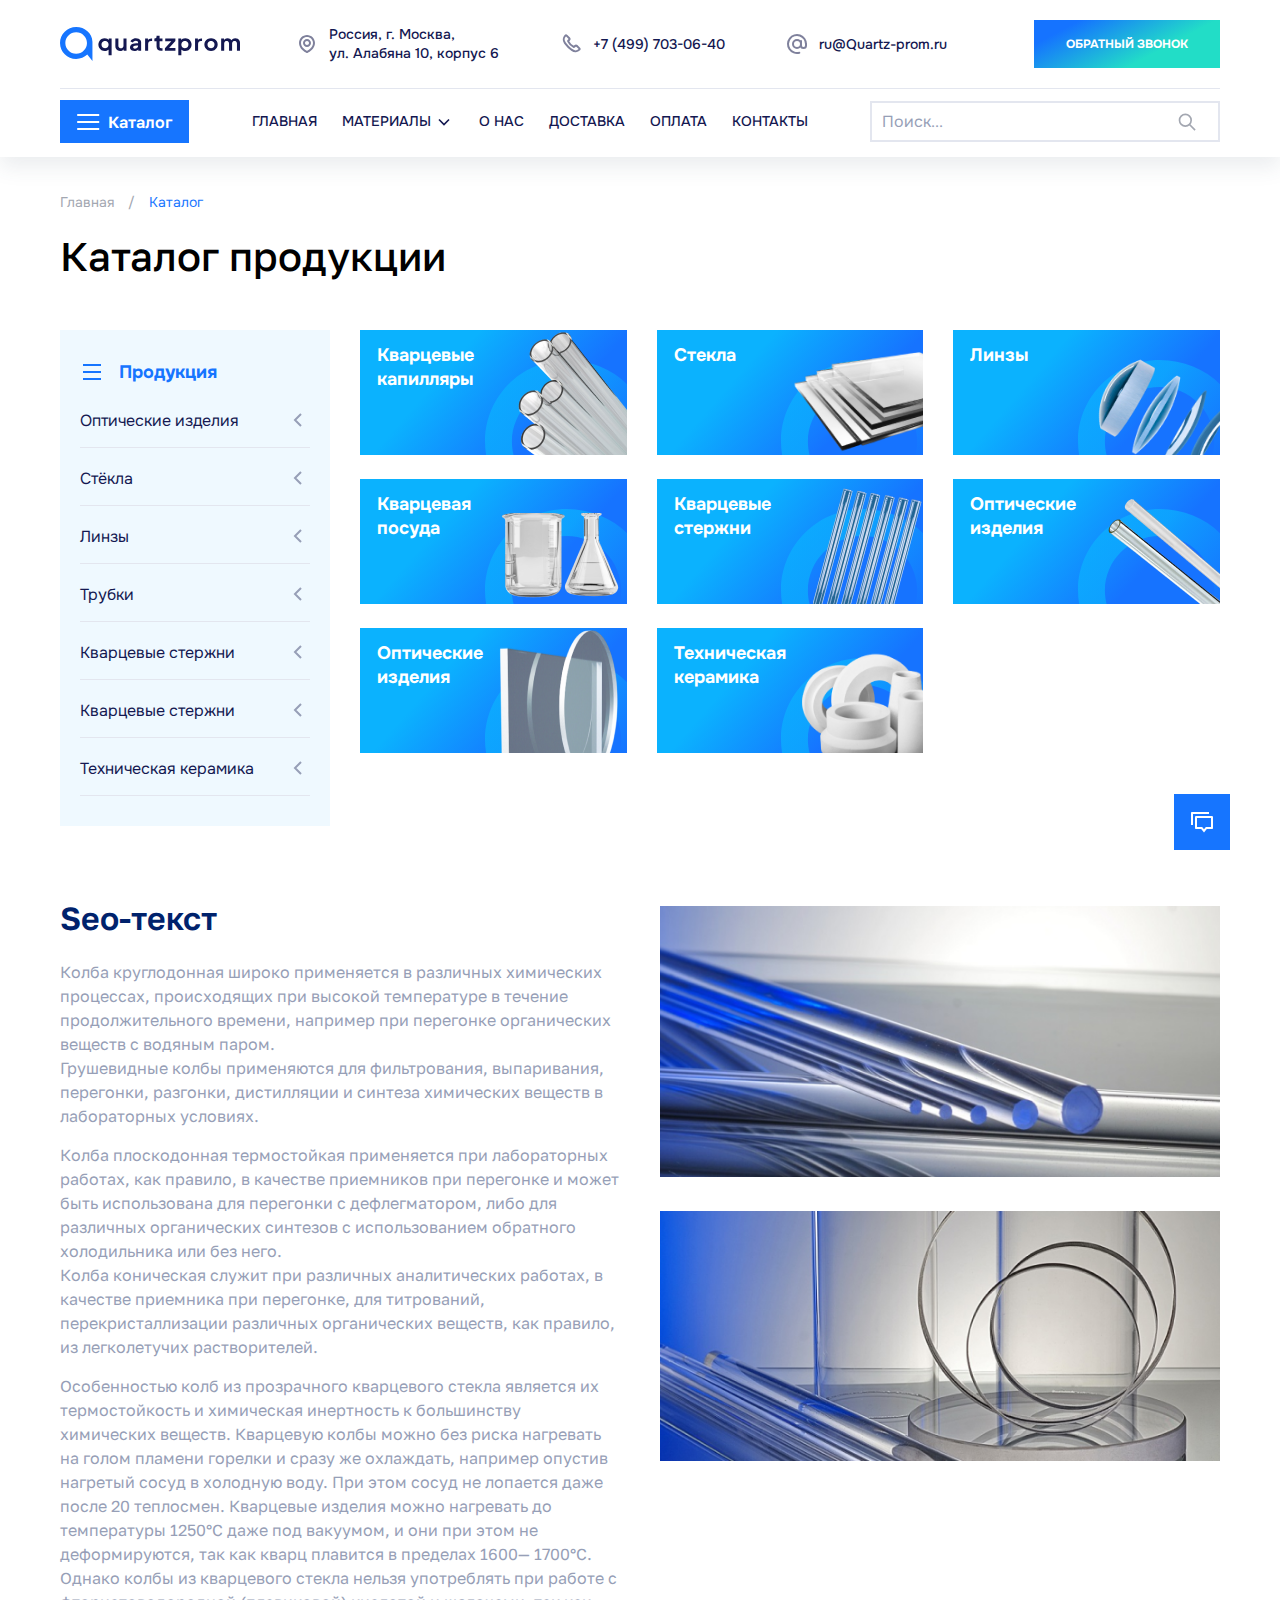
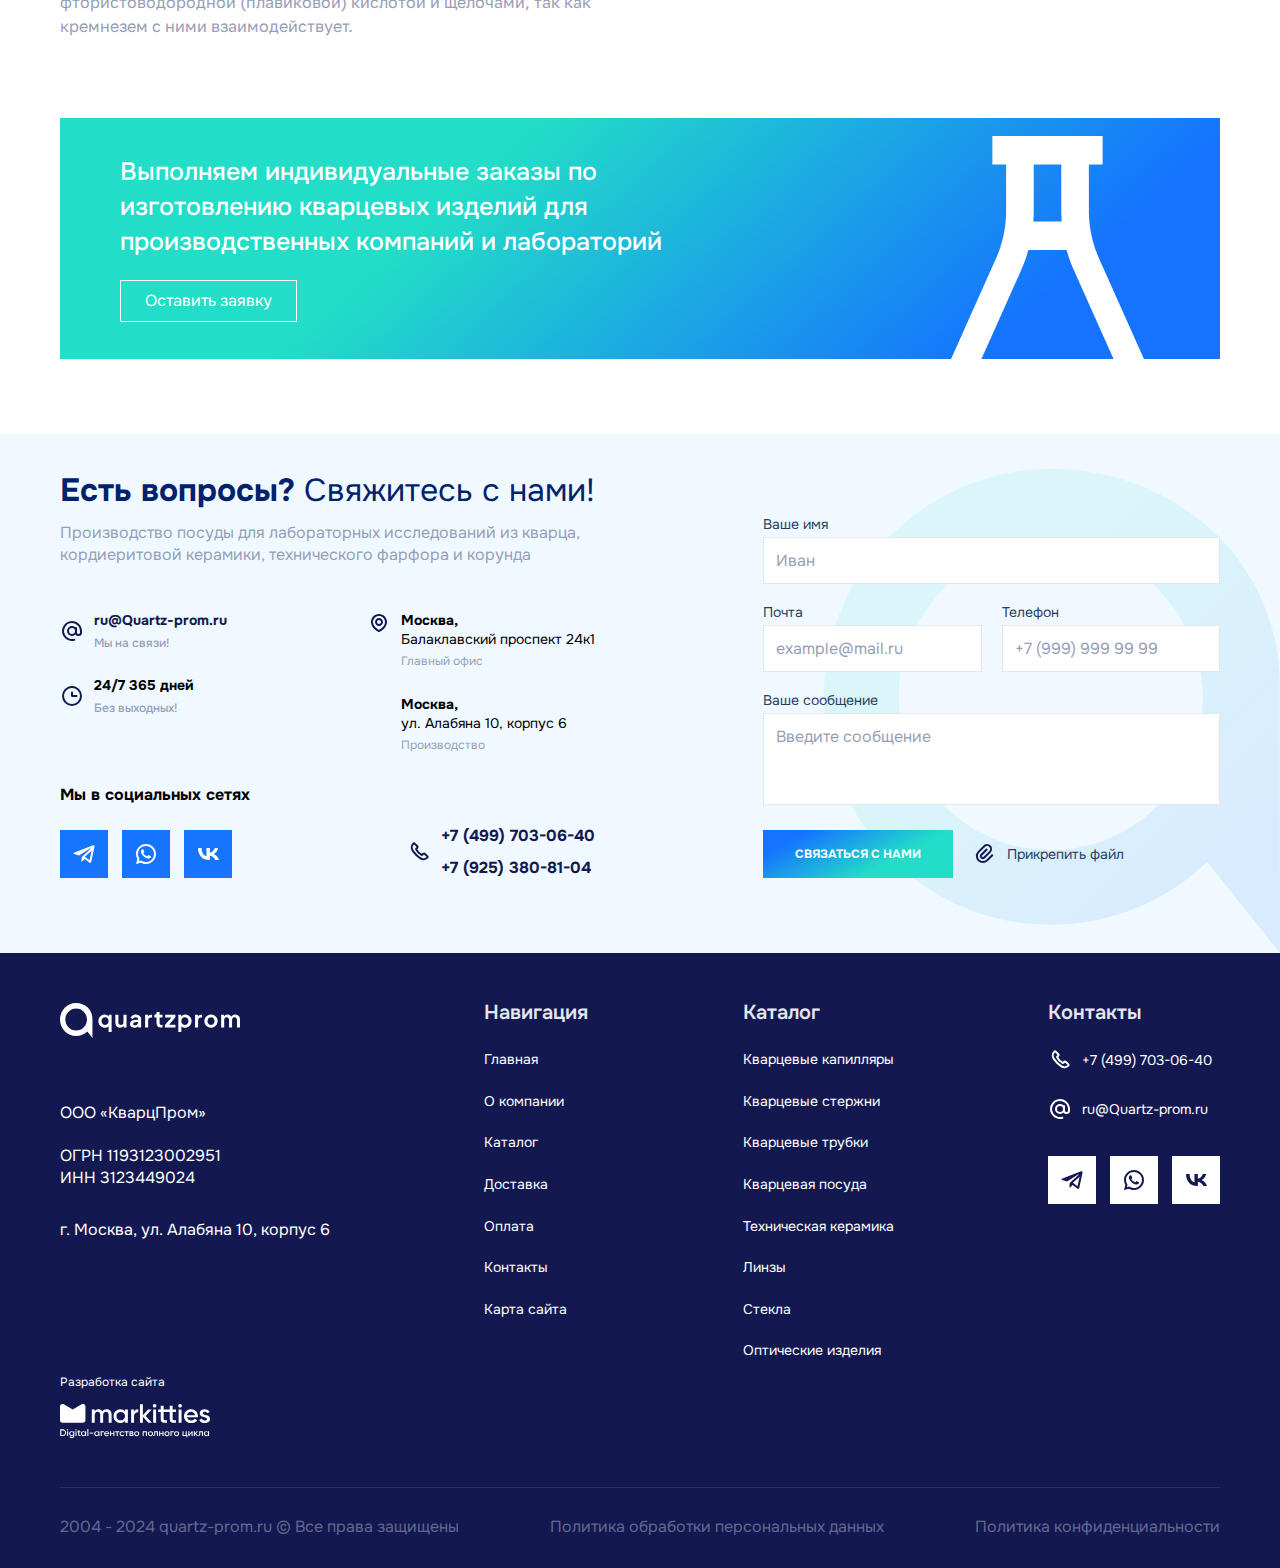
<file: catalog.html>
<!DOCTYPE html>
<html lang="ru">

<head>

	<meta charset="utf-8">

	<title>Title</title>
	<meta name="description" content="">

	<meta http-equiv="X-UA-Compatible" content="IE=edge">
	<meta name="viewport" content="width=device-width, initial-scale=1, maximum-scale=1">
	<meta name="format-detection" content="telephone=no">

	<meta property="og:image" content="path/to/image.jpg">
	<link rel="shortcut icon" href="img/favicon/favicon.ico" type="image/x-icon">
	<link rel="apple-touch-icon" href="img/favicon/apple-touch-icon.png">
	<link rel="apple-touch-icon" sizes="72x72" href="img/favicon/apple-touch-icon-72x72.png">
	<link rel="apple-touch-icon" sizes="114x114" href="img/favicon/apple-touch-icon-114x114.png">

	<!-- Chrome, Firefox OS and Opera -->
	<meta name="theme-color" content="#E3E6EF">
	<!-- Windows Phone -->
	<meta name="msapplication-navbutton-color" content="#E3E6EF">
	<!-- iOS Safari -->
	<meta name="apple-mobile-web-app-status-bar-style" content="#E3E6EF">

	<link rel="stylesheet" href="css/main.min.css">

</head>

<body>

	<div class="page--wrapper">
		<header class="header">
			<div class="container">
				<div class="row">
					<div class="header--wrapper">
						<div class="header--top">
							<a href="index.html" class="logo"><img src="img/logo.svg" alt="#"></a>
							<ul class="header--social social">
								<li>
									<a href="#" target="_blank">
										<svg class="svg svg--address" xmlns="http://www.w3.org/2000/svg" viewBox="0 0 24 24" fill="none">
											<path d="M12.398 19.804L12.8585 20.6917L12.8585 20.6917L12.398 19.804ZM11.602 19.804L11.1415 20.6917L11.1415 20.6917L11.602 19.804ZM18 11C18 13.1458 16.9079 14.9159 15.545 16.2906C14.183 17.6644 12.6342 18.555 11.9376 18.9163L12.8585 20.6917C13.6448 20.2838 15.397 19.2805 16.9653 17.6987C18.5326 16.1178 20 13.8706 20 11H18ZM12 5C15.3137 5 18 7.68629 18 11H20C20 6.58172 16.4183 3 12 3V5ZM6 11C6 7.68629 8.68629 5 12 5V3C7.58172 3 4 6.58172 4 11H6ZM12.0624 18.9163C11.3658 18.555 9.81702 17.6644 8.45503 16.2906C7.09211 14.9159 6 13.1458 6 11H4C4 13.8706 5.46741 16.1178 7.03474 17.6987C8.60299 19.2805 10.3552 20.2838 11.1415 20.6917L12.0624 18.9163ZM11.9376 18.9163C11.9514 18.9091 11.9733 18.9023 12 18.9023C12.0267 18.9023 12.0486 18.9091 12.0624 18.9163L11.1415 20.6917C11.6831 20.9726 12.3169 20.9726 12.8585 20.6917L11.9376 18.9163ZM14 11C14 12.1046 13.1046 13 12 13V15C14.2091 15 16 13.2091 16 11H14ZM12 9C13.1046 9 14 9.89543 14 11H16C16 8.79086 14.2091 7 12 7V9ZM10 11C10 9.89543 10.8954 9 12 9V7C9.79086 7 8 8.79086 8 11H10ZM12 13C10.8954 13 10 12.1046 10 11H8C8 13.2091 9.79086 15 12 15V13Z" fill="#7F819C"/>
										</svg>
										<span>
											Россия, г. Москва,<br>
											ул. Алабяна 10, корпус 6
										</span>
									</a>
								</li>
								<li>
									<a href="tel:+74997030640" target="_blank">
										<svg class="svg svg--phone" xmlns="http://www.w3.org/2000/svg" viewBox="0 0 24 24" fill="none">
											<path d="M17.7071 13.7071L20.3552 16.3552C20.7113 16.7113 20.7113 17.2887 20.3552 17.6448C18.43 19.57 15.3821 19.7866 13.204 18.153L11.6286 16.9714C9.88504 15.6638 8.33622 14.115 7.02857 12.3714L5.84701 10.796C4.21341 8.61788 4.43001 5.56999 6.35523 3.64477C6.71133 3.28867 7.28867 3.28867 7.64477 3.64477L10.2929 6.29289C10.6834 6.68342 10.6834 7.31658 10.2929 7.70711L9.27175 8.72825C9.10946 8.89054 9.06923 9.13846 9.17187 9.34373C10.3585 11.7171 12.2829 13.6415 14.6563 14.8281C14.8615 14.9308 15.1095 14.8905 15.2717 14.7283L16.2929 13.7071C16.6834 13.3166 17.3166 13.3166 17.7071 13.7071Z" stroke="#7F819C" stroke-width="2"/>
										</svg>
										<span>+7 (499) 703-06-40</span>
									</a>
								</li>
								<li>
									<a href="mailto:ru@Quartz-prom.ru" target="_blank">
										<svg class="svg svg--mail" xmlns="http://www.w3.org/2000/svg" viewBox="0 0 24 24" fill="none">
											<path d="M21 12C21 10.1195 20.411 8.28625 19.3156 6.7577C18.2203 5.22915 16.6736 4.08209 14.893 3.47763C13.1123 2.87316 11.187 2.84166 9.38744 3.38754C7.58792 3.93341 6.00459 5.02925 4.85982 6.52115C3.71505 8.01304 3.06635 9.82604 3.00482 11.7055C2.94329 13.585 3.47203 15.4366 4.51677 17.0001C5.56152 18.5637 7.06979 19.7608 8.82975 20.4232C10.5897 21.0856 12.513 21.18 14.3294 20.6933" stroke="#7F819C" stroke-width="2" stroke-linecap="round"/>
											<circle cx="12" cy="12" r="4" stroke="#7F819C" stroke-width="2"/>
											<path d="M16 9V13.5C16 14.8807 17.1193 16 18.5 16V16C19.8807 16 21 14.8807 21 13.5V12" stroke="#7F819C" stroke-width="2" stroke-linecap="round"/>
										</svg>
										<span>ru@Quartz-prom.ru</span>
									</a>
								</li>
							</ul>
							<button class="button button--maingradient modal--open">
								<span>Обратный звонок</span>
							</button>
							<button class="search--button">
								<svg xmlns="http://www.w3.org/2000/svg" width="20" height="20" viewBox="0 0 20 20" fill="none">
									<path fill-rule="evenodd" clip-rule="evenodd" d="M8.33317 3.33341C5.57175 3.33341 3.33317 5.57199 3.33317 8.33342C3.33317 11.0948 5.57175 13.3334 8.33317 13.3334C11.0946 13.3334 13.3332 11.0948 13.3332 8.33342C13.3332 5.57199 11.0946 3.33341 8.33317 3.33341ZM1.6665 8.33342C1.6665 4.65152 4.65127 1.66675 8.33317 1.66675C12.0151 1.66675 14.9998 4.65152 14.9998 8.33342C14.9998 12.0153 12.0151 15.0001 8.33317 15.0001C4.65127 15.0001 1.6665 12.0153 1.6665 8.33342Z" fill="#A3A7B1"></path>
									<path fill-rule="evenodd" clip-rule="evenodd" d="M11.9106 11.9108C12.236 11.5854 12.7637 11.5854 13.0891 11.9108L18.6784 17.5001L17.4998 18.6786L11.9106 13.0893C11.5851 12.7639 11.5851 12.2363 11.9106 11.9108Z" fill="#A3A7B1"></path>
								</svg>
							</button>
							<button class="menu--burger">
								<strong>Меню</strong>
								<div class="menu--burger__wrapper">
									<span></span><span></span><span></span>
								</div>
							</button>
						</div>
						<div class="header--bottom">
							<div class="header--bottom__catalog">
								<button class="button button--catalog">
									<div class="burger">
										<span></span>
										<span></span>
										<span></span>
									</div>
									<span>каталог</span>
								</button>
								<nav class="header--bottom__nav catalog--nav">
									<ul>
										<li>
											<a href="#">Стекла</a>
											<ul>
												<li><a href="catalog-type.html">Оптические клинья</a></li>
												<li><a href="catalog-type.html">Прямоугольные призмы</a></li>
												<li><a href="catalog-type.html">Оптические окна</a></li>
											</ul>
										</li>
										<li>
											<a href="#">Кварцевые стержни</a>
											<ul>
												<li><a href="catalog-type.html">Оптические клинья</a></li>
												<li><a href="catalog-type.html">Прямоугольные призмы</a></li>
												<li><a href="catalog-type.html">Оптические окна</a></li>
											</ul>
										</li>
										<li>
											<a href="#">Кварцевые трубки</a>
											<ul>
												<li><a href="catalog-type.html">Оптические клинья</a></li>
												<li><a href="catalog-type.html">Прямоугольные призмы</a></li>
												<li><a href="catalog-type.html">Оптические окна</a></li>
											</ul>
										</li>
										<li>
											<a href="#">Оптические изделия</a>
											<ul>
												<li><a href="catalog-type.html">Оптические клинья</a></li>
												<li><a href="catalog-type.html">Прямоугольные призмы</a></li>
												<li><a href="catalog-type.html">Оптические окна</a></li>
											</ul>
										</li>
										<li>
											<a href="#">Оптические изделия</a>
											<ul>
												<li><a href="catalog-type.html">Оптические клинья</a></li>
												<li><a href="catalog-type.html">Прямоугольные призмы</a></li>
												<li><a href="catalog-type.html">Оптические окна</a></li>
											</ul>
										</li>
										<li>
											<a href="#">Кварцевые стержни</a>
											<ul>
												<li><a href="catalog-type.html">Оптические клинья</a></li>
												<li><a href="catalog-type.html">Прямоугольные призмы</a></li>
												<li><a href="catalog-type.html">Оптические окна</a></li>
											</ul>
										</li>
										<li>
											<a href="#">Оптические изделия</a>
											<ul>
												<li><a href="catalog-type.html">Оптические клинья</a></li>
												<li><a href="catalog-type.html">Прямоугольные призмы</a></li>
												<li><a href="catalog-type.html">Оптические окна</a></li>
											</ul>
										</li>
										<li>
											<a href="#">Техническая керамика</a>
											<ul>
												<li><a href="catalog-type.html">Оптические клинья</a></li>
												<li><a href="catalog-type.html">Прямоугольные призмы</a></li>
												<li><a href="catalog-type.html">Оптические окна</a></li>
											</ul>
										</li>
									</ul>
								</nav>
							</div>
							<nav class="menu">
								<ul class="list">
									<li><a href="index.html">Главная</a></li>
									<li class="menu-item-has-children">
										<a href="catalog-materials.html">Материалы</a>
										<ul>
											<li><a href="catalog-material.html">BaF2</a></li>
											<li><a href="catalog-material.html">CaF2</a></li>
											<li><a href="catalog-material.html">MgF2</a></li>
											<li><a href="catalog-material.html">ZnSe</a></li>
											<li><a href="catalog-material.html">ZnS</a></li>
											<li><a href="catalog-material.html">Ge</a></li>
											<li><a href="catalog-material.html">К8, ЛК5, ТФ10</a></li>
											<li><a href="catalog-material.html">Кварцевое стекло КУ-1, КУ-2, КВ, КИ</a></li>
										</ul>
									</li>
									<li><a href="about.html">О нас</a></li>
									<li><a href="delivery.html">Доставка</a></li>
									<li><a href="payment.html">Оплата</a></li>
									<li><a href="contacts.html">Контакты</a></li>
								</ul>
							</nav>
							<form role="search" method="get" id="searchform" class="search search-form" action="#">
								<input class="search-field" type="search" name="s" value="" placeholder="Поиск...">
								<input class="search-submit" type="submit" id="searchsubmit" value="">
							</form>
						</div>
					</div>
				</div>
			</div>
		</header>

		<main class="main catalog inner">
			<section class="section catalog--header">
				<div class="container">
					<div class="row">
						<div class="breadcrumbs" typeof="BreadcrumbList" vocab="https://schema.org/">
							<!-- Breadcrumb NavXT 7.3.1 -->
							<span property="itemListElement" typeof="ListItem">
								<a property="item" typeof="WebPage" title="Перейти на главную." href="index.html" class="home">
									<span property="name">Главная</span>
								</a>
								<meta property="position" content="1">
							</span>
							/
							<span property="itemListElement" typeof="ListItem">
								<span property="name" class="post post-page current-item breadcrumb_last">Каталог</span>
								<meta property="url" content="#">
								<meta property="position" content="2">
							</span>
						</div>
						<h1 class="h1">Каталог продукции</h1>
						<div class="catalog--wrapper">
							<nav class="catalog--nav">
								<div class="catalog--nav__title">
									<div class="icon">
										<svg width="24" height="24" viewBox="0 0 24 24" fill="none" xmlns="http://www.w3.org/2000/svg">
											<g clip-path="url(#clip0_404_20545)">
											<path d="M3 4H21V6H3V4ZM3 11H21V13H3V11ZM3 18H21V20H3V18Z" fill="#1675FF"/>
											</g>
											<defs>
											<clipPath id="clip0_404_20545">
											<rect width="24" height="24" fill="white"/>
											</clipPath>
											</defs>
										</svg>
									</div>
									<h2 class="h3">Продукция</h2>
								</div>
								<ul>
									<li>
										<a href="#">Оптические изделия</a>
										<ul>
											<li><a href="catalog-type.html">Оптические клинья</a></li>
											<li><a href="catalog-type.html">Прямоугольные призмы</a></li>
											<li><a href="catalog-type.html">Оптические окна</a></li>
										</ul>
									</li>
									<li>
										<a href="#">Стёкла</a>
										<ul>
											<li><a href="catalog-type.html">Оптические клинья</a></li>
											<li><a href="catalog-type.html">Прямоугольные призмы</a></li>
											<li><a href="catalog-type.html">Оптические окна</a></li>
										</ul>
									</li>
									<li>
										<a href="#">Линзы</a>
										<ul>
											<li><a href="catalog-type.html">Оптические клинья</a></li>
											<li><a href="catalog-type.html">Прямоугольные призмы</a></li>
											<li><a href="catalog-type.html">Оптические окна</a></li>
										</ul>
									</li>
									<li>
										<a href="#">Трубки</a>
										<ul>
											<li><a href="catalog-type.html">Оптические клинья</a></li>
											<li><a href="catalog-type.html">Прямоугольные призмы</a></li>
											<li><a href="catalog-type.html">Оптические окна</a></li>
										</ul>
									</li>
									<li>
										<a href="#">Кварцевые стержни</a>
										<ul>
											<li><a href="catalog-type.html">Оптические клинья</a></li>
											<li><a href="catalog-type.html">Прямоугольные призмы</a></li>
											<li><a href="catalog-type.html">Оптические окна</a></li>
										</ul>
									</li>
									<li>
										<a href="#">Кварцевые стержни</a>
										<ul>
											<li><a href="catalog-type.html">Оптические клинья</a></li>
											<li><a href="catalog-type.html">Прямоугольные призмы</a></li>
											<li><a href="catalog-type.html">Оптические окна</a></li>
										</ul>
									</li>
									<li>
										<a href="#">Техническая керамика</a>
										<ul>
											<li><a href="catalog-type.html">Оптические клинья</a></li>
											<li><a href="catalog-type.html">Прямоугольные призмы</a></li>
											<li><a href="catalog-type.html">Оптические окна</a></li>
										</ul>
									</li>
								</ul>
							</nav>
							<div class="catalog--list">
								<div class="main--production__wrapper">
									<a href="catalog-inner.html" class="main--production__item">
										<h3 class="h3">
											<span>Кварцевые<br> капилляры</span>
											<span class="more">
												Подробнее
												<svg xmlns="http://www.w3.org/2000/svg" width="21" height="20" viewBox="0 0 21 20" fill="none">
													<path d="M8 5L13 10L8 15" stroke="white" stroke-width="2"/>
												</svg>
											</span>
										</h3>
										<div class="main--production__image">
											<img src="img/main/products/1.png" alt="#">
										</div>
										<svg class="main--production__logo" xmlns="http://www.w3.org/2000/svg" width="142" height="95" viewBox="0 0 142 95" fill="none">
											<path d="M163.878 79.1344V74.8733C162.319 31.2891 125.607 0 81.5732 0C36.63 0 0 36.5796 0 81.461C0 126.342 36.63 162.922 81.5732 162.922C103.395 162.922 123.139 154.361 137.817 140.481L164 173L163.878 86.4391C164.008 84.8825 163.878 83.2556 163.878 81.5693C163.878 81.3099 163.878 79.5236 163.878 79.1344ZM81.5732 136.201C51.4379 136.201 26.888 111.685 26.888 81.5908C26.888 51.4969 51.4379 26.9807 81.5732 26.9807C111.709 26.9807 136.258 51.4969 136.258 81.5908C136.258 111.685 111.709 136.201 81.5732 136.201Z" fill="url(#paint0_linear_198_491)"/>
											<defs>
												<linearGradient id="paint0_linear_198_491" x1="5.86747e-06" y1="119.416" x2="73.0555" y2="179.49" gradientUnits="userSpaceOnUse">
													<stop stop-color="#0BB2FE"/>
													<stop offset="1" stop-color="#1673FF"/>
												</linearGradient>
											</defs>
										</svg>
									</a>
									<a href="catalog-inner.html" class="main--production__item">
										<h3 class="h3">
											<span>Стекла</span>
											<span class="more">
												Подробнее
												<svg xmlns="http://www.w3.org/2000/svg" width="21" height="20" viewBox="0 0 21 20" fill="none">
													<path d="M8 5L13 10L8 15" stroke="white" stroke-width="2"/>
												</svg>
											</span>
										</h3>
										<div class="main--production__image">
											<img src="img/main/products/2.png" alt="#">
										</div>
										<svg class="main--production__logo" xmlns="http://www.w3.org/2000/svg" width="142" height="95" viewBox="0 0 142 95" fill="none">
											<path d="M163.878 79.1344V74.8733C162.319 31.2891 125.607 0 81.5732 0C36.63 0 0 36.5796 0 81.461C0 126.342 36.63 162.922 81.5732 162.922C103.395 162.922 123.139 154.361 137.817 140.481L164 173L163.878 86.4391C164.008 84.8825 163.878 83.2556 163.878 81.5693C163.878 81.3099 163.878 79.5236 163.878 79.1344ZM81.5732 136.201C51.4379 136.201 26.888 111.685 26.888 81.5908C26.888 51.4969 51.4379 26.9807 81.5732 26.9807C111.709 26.9807 136.258 51.4969 136.258 81.5908C136.258 111.685 111.709 136.201 81.5732 136.201Z" fill="url(#paint0_linear_198_492)"/>
											<defs>
												<linearGradient id="paint0_linear_198_492" x1="5.86747e-06" y1="119.416" x2="73.0555" y2="179.49" gradientUnits="userSpaceOnUse">
													<stop stop-color="#0BB2FE"/>
													<stop offset="1" stop-color="#1673FF"/>
												</linearGradient>
											</defs>
										</svg>
									</a>
									<a href="catalog-inner.html" class="main--production__item">
										<h3 class="h3">
											<span>Линзы</span>
											<span class="more">
												Подробнее
												<svg xmlns="http://www.w3.org/2000/svg" width="21" height="20" viewBox="0 0 21 20" fill="none">
													<path d="M8 5L13 10L8 15" stroke="white" stroke-width="2"/>
												</svg>
											</span>
										</h3>
										<div class="main--production__image">
											<img src="img/main/products/3.png" alt="#">
										</div>
										<svg class="main--production__logo" xmlns="http://www.w3.org/2000/svg" width="142" height="95" viewBox="0 0 142 95" fill="none">
											<path d="M163.878 79.1344V74.8733C162.319 31.2891 125.607 0 81.5732 0C36.63 0 0 36.5796 0 81.461C0 126.342 36.63 162.922 81.5732 162.922C103.395 162.922 123.139 154.361 137.817 140.481L164 173L163.878 86.4391C164.008 84.8825 163.878 83.2556 163.878 81.5693C163.878 81.3099 163.878 79.5236 163.878 79.1344ZM81.5732 136.201C51.4379 136.201 26.888 111.685 26.888 81.5908C26.888 51.4969 51.4379 26.9807 81.5732 26.9807C111.709 26.9807 136.258 51.4969 136.258 81.5908C136.258 111.685 111.709 136.201 81.5732 136.201Z" fill="url(#paint0_linear_198_493)"/>
											<defs>
												<linearGradient id="paint0_linear_198_493" x1="5.86747e-06" y1="119.416" x2="73.0555" y2="179.49" gradientUnits="userSpaceOnUse">
													<stop stop-color="#0BB2FE"/>
													<stop offset="1" stop-color="#1673FF"/>
												</linearGradient>
											</defs>
										</svg>
									</a>
									<a href="catalog-inner.html" class="main--production__item">
										<h3 class="h3">
											<span>Кварцевая<br> посуда</span>
											<span class="more">
												Подробнее
												<svg xmlns="http://www.w3.org/2000/svg" width="21" height="20" viewBox="0 0 21 20" fill="none">
													<path d="M8 5L13 10L8 15" stroke="white" stroke-width="2"/>
												</svg>
											</span>
										</h3>
										<div class="main--production__image">
											<img src="img/main/products/4.png" alt="#">
										</div>
										<svg class="main--production__logo" xmlns="http://www.w3.org/2000/svg" width="142" height="95" viewBox="0 0 142 95" fill="none">
											<path d="M163.878 79.1344V74.8733C162.319 31.2891 125.607 0 81.5732 0C36.63 0 0 36.5796 0 81.461C0 126.342 36.63 162.922 81.5732 162.922C103.395 162.922 123.139 154.361 137.817 140.481L164 173L163.878 86.4391C164.008 84.8825 163.878 83.2556 163.878 81.5693C163.878 81.3099 163.878 79.5236 163.878 79.1344ZM81.5732 136.201C51.4379 136.201 26.888 111.685 26.888 81.5908C26.888 51.4969 51.4379 26.9807 81.5732 26.9807C111.709 26.9807 136.258 51.4969 136.258 81.5908C136.258 111.685 111.709 136.201 81.5732 136.201Z" fill="url(#paint0_linear_198_494)"/>
											<defs>
												<linearGradient id="paint0_linear_198_494" x1="5.86747e-06" y1="119.416" x2="73.0555" y2="179.49" gradientUnits="userSpaceOnUse">
													<stop stop-color="#0BB2FE"/>
													<stop offset="1" stop-color="#1673FF"/>
												</linearGradient>
											</defs>
										</svg>
									</a>
									<a href="catalog-inner.html" class="main--production__item">
										<h3 class="h3">
											<span>Кварцевые<br> стержни</span>
											<span class="more">
												Подробнее
												<svg xmlns="http://www.w3.org/2000/svg" width="21" height="20" viewBox="0 0 21 20" fill="none">
													<path d="M8 5L13 10L8 15" stroke="white" stroke-width="2"/>
												</svg>
											</span>
										</h3>
										<div class="main--production__image">
											<img src="img/main/products/5.png" alt="#">
										</div>
										<svg class="main--production__logo" xmlns="http://www.w3.org/2000/svg" width="142" height="95" viewBox="0 0 142 95" fill="none">
											<path d="M163.878 79.1344V74.8733C162.319 31.2891 125.607 0 81.5732 0C36.63 0 0 36.5796 0 81.461C0 126.342 36.63 162.922 81.5732 162.922C103.395 162.922 123.139 154.361 137.817 140.481L164 173L163.878 86.4391C164.008 84.8825 163.878 83.2556 163.878 81.5693C163.878 81.3099 163.878 79.5236 163.878 79.1344ZM81.5732 136.201C51.4379 136.201 26.888 111.685 26.888 81.5908C26.888 51.4969 51.4379 26.9807 81.5732 26.9807C111.709 26.9807 136.258 51.4969 136.258 81.5908C136.258 111.685 111.709 136.201 81.5732 136.201Z" fill="url(#paint0_linear_198_495)"/>
											<defs>
												<linearGradient id="paint0_linear_198_495" x1="5.86747e-06" y1="119.416" x2="73.0555" y2="179.49" gradientUnits="userSpaceOnUse">
													<stop stop-color="#0BB2FE"/>
													<stop offset="1" stop-color="#1673FF"/>
												</linearGradient>
											</defs>
										</svg>
									</a>
									<a href="catalog-inner.html" class="main--production__item">
										<h3 class="h3">
											<span>Оптические<br> изделия</span>
											<span class="more">
												Подробнее
												<svg xmlns="http://www.w3.org/2000/svg" width="21" height="20" viewBox="0 0 21 20" fill="none">
													<path d="M8 5L13 10L8 15" stroke="white" stroke-width="2"/>
												</svg>
											</span>
										</h3>
										<div class="main--production__image">
											<img src="img/main/products/6.png" alt="#">
										</div>
										<svg class="main--production__logo" xmlns="http://www.w3.org/2000/svg" width="142" height="95" viewBox="0 0 142 95" fill="none">
											<path d="M163.878 79.1344V74.8733C162.319 31.2891 125.607 0 81.5732 0C36.63 0 0 36.5796 0 81.461C0 126.342 36.63 162.922 81.5732 162.922C103.395 162.922 123.139 154.361 137.817 140.481L164 173L163.878 86.4391C164.008 84.8825 163.878 83.2556 163.878 81.5693C163.878 81.3099 163.878 79.5236 163.878 79.1344ZM81.5732 136.201C51.4379 136.201 26.888 111.685 26.888 81.5908C26.888 51.4969 51.4379 26.9807 81.5732 26.9807C111.709 26.9807 136.258 51.4969 136.258 81.5908C136.258 111.685 111.709 136.201 81.5732 136.201Z" fill="url(#paint0_linear_198_496)"/>
											<defs>
												<linearGradient id="paint0_linear_198_496" x1="5.86747e-06" y1="119.416" x2="73.0555" y2="179.49" gradientUnits="userSpaceOnUse">
													<stop stop-color="#0BB2FE"/>
													<stop offset="1" stop-color="#1673FF"/>
												</linearGradient>
											</defs>
										</svg>
									</a>
									<a href="catalog-inner.html" class="main--production__item">
										<h3 class="h3">
											<span>Оптические<br> изделия</span>
											<span class="more">
												Подробнее
												<svg xmlns="http://www.w3.org/2000/svg" width="21" height="20" viewBox="0 0 21 20" fill="none">
													<path d="M8 5L13 10L8 15" stroke="white" stroke-width="2"/>
												</svg>
											</span>
										</h3>
										<div class="main--production__image">
											<img src="img/main/products/7.png" alt="#">
										</div>
										<svg class="main--production__logo" xmlns="http://www.w3.org/2000/svg" width="142" height="95" viewBox="0 0 142 95" fill="none">
											<path d="M163.878 79.1344V74.8733C162.319 31.2891 125.607 0 81.5732 0C36.63 0 0 36.5796 0 81.461C0 126.342 36.63 162.922 81.5732 162.922C103.395 162.922 123.139 154.361 137.817 140.481L164 173L163.878 86.4391C164.008 84.8825 163.878 83.2556 163.878 81.5693C163.878 81.3099 163.878 79.5236 163.878 79.1344ZM81.5732 136.201C51.4379 136.201 26.888 111.685 26.888 81.5908C26.888 51.4969 51.4379 26.9807 81.5732 26.9807C111.709 26.9807 136.258 51.4969 136.258 81.5908C136.258 111.685 111.709 136.201 81.5732 136.201Z" fill="url(#paint0_linear_198_497)"/>
											<defs>
												<linearGradient id="paint0_linear_198_497" x1="5.86747e-06" y1="119.416" x2="73.0555" y2="179.49" gradientUnits="userSpaceOnUse">
													<stop stop-color="#0BB2FE"/>
													<stop offset="1" stop-color="#1673FF"/>
												</linearGradient>
											</defs>
										</svg>
									</a>
									<a href="catalog-inner.html" class="main--production__item">
										<h3 class="h3">
											<span>Техническая<br> керамика</span>
											<span class="more">
												Подробнее
												<svg xmlns="http://www.w3.org/2000/svg" width="21" height="20" viewBox="0 0 21 20" fill="none">
													<path d="M8 5L13 10L8 15" stroke="white" stroke-width="2"/>
												</svg>
											</span>
										</h3>
										<div class="main--production__image">
											<img src="img/main/products/8.png" alt="#">
										</div>
										<svg class="main--production__logo" xmlns="http://www.w3.org/2000/svg" width="142" height="95" viewBox="0 0 142 95" fill="none">
											<path d="M163.878 79.1344V74.8733C162.319 31.2891 125.607 0 81.5732 0C36.63 0 0 36.5796 0 81.461C0 126.342 36.63 162.922 81.5732 162.922C103.395 162.922 123.139 154.361 137.817 140.481L164 173L163.878 86.4391C164.008 84.8825 163.878 83.2556 163.878 81.5693C163.878 81.3099 163.878 79.5236 163.878 79.1344ZM81.5732 136.201C51.4379 136.201 26.888 111.685 26.888 81.5908C26.888 51.4969 51.4379 26.9807 81.5732 26.9807C111.709 26.9807 136.258 51.4969 136.258 81.5908C136.258 111.685 111.709 136.201 81.5732 136.201Z" fill="url(#paint0_linear_198_498)"/>
											<defs>
												<linearGradient id="paint0_linear_198_498" x1="5.86747e-06" y1="119.416" x2="73.0555" y2="179.49" gradientUnits="userSpaceOnUse">
													<stop stop-color="#0BB2FE"/>
													<stop offset="1" stop-color="#1673FF"/>
												</linearGradient>
											</defs>
										</svg>
									</a>
								</div>
							</div>
						</div>
					</div>
				</div>
			</section>
			<section class="section catalog--text">
				<div class="container">
					<div class="row">
						<div class="catalog--text__wrapper">
							<div class="catalog--text__item redactor">
								<h2>Seo-текст</h2>
								<p>
									Колба круглодонная широко применяется в различных химических процессах, происходящих при высокой температуре в течение
									продолжительного времени, например при перегонке органических веществ с водяным паром.<br>
									Грушевидные колбы применяются для фильтрования, выпаривания, перегонки, разгонки, дистилляции и синтеза химических
									веществ в лабораторных условиях.
								
								</p>
								<p>
									Колба плоскодонная термостойкая применяется при лабораторных работах, как правило, в качестве приемников при перегонке
									и может быть использована для перегонки с дефлегматором, либо для различных органических синтезов с использованием
									обратного холодильника или без него.<br>
									Колба коническая служит при различных аналитических работах, в качестве приемника при перегонке, для титрований,
									перекристаллизации различных органических веществ, как правило, из легколетучих растворителей.
								</p>
								<p>
									Особенностью колб из прозрачного кварцевого стекла является их термостойкость и химическая инертность к большинству
									химических веществ. Кварцевую колбы можно без риска нагревать на голом пламени горелки и сразу же охлаждать, например
									опустив нагретый сосуд в холодную воду. При этом сосуд не лопается даже после 20 теплосмен. Кварцевые изделия можно
									нагревать до температуры 1250°С даже под вакуумом, и они при этом не деформируются, так как кварц плавится в пределах
									1600— 1700°С. Однако колбы из кварцевого стекла нельзя употреблять при работе с фтористоводородной (плавиковой)
									кислотой и щелочами, так как кремнезем с ними взаимодействует.
									
								</p>
							</div>
							<div class="catalog--text__images">
								<div class="catalog--text__image">
									<img src="img/catalog/slide1.png" alt="#">
								</div>
								<div class="catalog--text__image">
									<img src="img/catalog/slide2.png" alt="#">
								</div>
							</div>
						</div>
					</div>
				</div>
			</section>
			<div class="banner banner--main">
				<div class="container">
					<div class="row">
						<div class="banner--wrapper">
							<div class="banner--left">
								<h2 class="h2">
									Выполняем индивидуальные заказы по<br> изготовлению кварцевых изделий для<br> производственных компаний и лабораторий
								</h2>
								<button class="button button--whiteBD modal--open"><span>Оставить заявку</span></button>
							</div>
							<div class="banner--right">
								<img src="img/catalog/banner-colb.png" alt="#">
							</div>
						</div>
					</div>
				</div>
			</div>
			<section class="main--contact section" style="background-image: url(img/form-logo.svg);">
				<div class="container">
					<div class="row">
						<div class="main--contact__wrapper">
							<div class="main--contact__left">
								<h2 class="h2"><b>Есть вопросы?</b> Свяжитесь с нами!</h2>
								<div class="main--contact__text text-gray">
									Производство посуды для лабораторных исследований из кварца, кордиеритовой керамики,  технического фарфора и корунда   
								</div>
								<div class="main--contact__list">
									<ul class="main--contact__social social">
										<li>
											<a href="mailto:ru@Quartz-prom.ru" class="mail" target="_blank">
												<svg class="svg svg--mail" xmlns="http://www.w3.org/2000/svg" viewBox="0 0 24 24" fill="none">
													<path d="M21 12C21 10.1195 20.411 8.28625 19.3156 6.7577C18.2203 5.22915 16.6736 4.08209 14.893 3.47763C13.1123 2.87316 11.187 2.84166 9.38744 3.38754C7.58792 3.93341 6.00459 5.02925 4.85982 6.52115C3.71505 8.01304 3.06635 9.82604 3.00482 11.7055C2.94329 13.585 3.47203 15.4366 4.51677 17.0001C5.56152 18.5637 7.06979 19.7608 8.82975 20.4232C10.5897 21.0856 12.513 21.18 14.3294 20.6933" stroke="#7F819C" stroke-width="2" stroke-linecap="round"/>
													<circle cx="12" cy="12" r="4" stroke="#7F819C" stroke-width="2"/>
													<path d="M16 9V13.5C16 14.8807 17.1193 16 18.5 16V16C19.8807 16 21 14.8807 21 13.5V12" stroke="#7F819C" stroke-width="2" stroke-linecap="round"/>
												</svg>
												<div class="mail-text">
													<b>ru@Quartz-prom.ru</b>
													<span class="text-gray">Мы на связи!</span>
												</div>
											</a>
										</li>
										<li>
											<div class="time">
												<svg class="svg svg-time" xmlns="http://www.w3.org/2000/svg" width="24" height="24" viewBox="0 0 24 24" fill="none">
													<circle cx="12" cy="12" r="9" stroke="#141851" stroke-width="2"/>
													<path d="M16.5 12H12.25C12.1119 12 12 11.8881 12 11.75V8.5" stroke="#141851" stroke-width="2" stroke-linecap="round"/>
												</svg>
												<div class="time-text">
													<b>24/7 365 дней</b>
													<span class="text-gray">Без выходных!</span>
												</div>
											</div>
										</li>
									</ul>
									<div class="main--contact__address">
										<div class="address">
											<svg class="svg svg--address" xmlns="http://www.w3.org/2000/svg" viewBox="0 0 24 24" fill="none">
												<path d="M12.398 19.804L12.8585 20.6917L12.8585 20.6917L12.398 19.804ZM11.602 19.804L11.1415 20.6917L11.1415 20.6917L11.602 19.804ZM18 11C18 13.1458 16.9079 14.9159 15.545 16.2906C14.183 17.6644 12.6342 18.555 11.9376 18.9163L12.8585 20.6917C13.6448 20.2838 15.397 19.2805 16.9653 17.6987C18.5326 16.1178 20 13.8706 20 11H18ZM12 5C15.3137 5 18 7.68629 18 11H20C20 6.58172 16.4183 3 12 3V5ZM6 11C6 7.68629 8.68629 5 12 5V3C7.58172 3 4 6.58172 4 11H6ZM12.0624 18.9163C11.3658 18.555 9.81702 17.6644 8.45503 16.2906C7.09211 14.9159 6 13.1458 6 11H4C4 13.8706 5.46741 16.1178 7.03474 17.6987C8.60299 19.2805 10.3552 20.2838 11.1415 20.6917L12.0624 18.9163ZM11.9376 18.9163C11.9514 18.9091 11.9733 18.9023 12 18.9023C12.0267 18.9023 12.0486 18.9091 12.0624 18.9163L11.1415 20.6917C11.6831 20.9726 12.3169 20.9726 12.8585 20.6917L11.9376 18.9163ZM14 11C14 12.1046 13.1046 13 12 13V15C14.2091 15 16 13.2091 16 11H14ZM12 9C13.1046 9 14 9.89543 14 11H16C16 8.79086 14.2091 7 12 7V9ZM10 11C10 9.89543 10.8954 9 12 9V7C9.79086 7 8 8.79086 8 11H10ZM12 13C10.8954 13 10 12.1046 10 11H8C8 13.2091 9.79086 15 12 15V13Z" fill="#7F819C"/>
											</svg>
											<div class="address--wrapper">
												<div class="address-1">
													<div class="address-text">
														<span>
															<b>Москва,</b><br>
															Балаклавский проспект 24к1
														</span>
														<span class="address-type text-gray">Главный офис</span>
													</div>
												</div>
												<div class="address-2">
													<div class="address-text">
														<span>
															<b>Москва,</b><br>
															ул. Алабяна 10, корпус 6
														</span>
														<span class="address-type text-gray">Производство</span>
													</div>
												</div>
											</div>
										</div>
									</div>
								</div>
								<div class="main--contact__list">
									<ul class="main--contact__social social">
										<li class="main--contact__links">
											<b>Мы в социальных сетях</b>
											<ul>
												<li>
													<a href="#" class="telegram" target="_blank">
														<svg width="48" height="48" viewBox="0 0 48 48" fill="none" xmlns="http://www.w3.org/2000/svg">
															<rect width="48" height="48" fill="#1675FF"/>
															<path fill-rule="evenodd" clip-rule="evenodd" d="M21.7372 26.8922L21.4105 31.8272C21.8889 31.8272 22.1105 31.6056 22.3789 31.3372L24.7006 29.0856L29.5305 32.6556C30.4172 33.1456 31.0589 32.8889 31.2805 31.8272L34.4539 16.8822C34.7805 15.5756 33.9639 14.9806 33.1122 15.3656L14.4805 22.5522C13.2089 23.0656 13.2205 23.7772 14.2472 24.0689L19.0305 25.5856L30.0905 18.5972C30.19 18.5376 30.2877 18.4955 30.3781 18.4689L30.3811 18.4681C30.5039 18.4324 30.613 18.4254 30.6944 18.4418C30.8687 18.4769 30.9158 18.6196 30.6972 18.8189L21.7372 26.8922ZM31.599 20.6985L24.893 26.7408L29.5803 30.2053L31.599 20.6985ZM29.3014 31.5002C29.3014 31.5002 29.3028 31.4948 29.3064 31.4857C29.3034 31.4959 29.3014 31.5002 29.3014 31.5002ZM32.5302 16.3139L32.5299 16.3164L32.5302 16.3139Z" fill="white"/>
														</svg>
													</a>
												</li>
												<li>
													<a href="#" class="whatsapp" target="_blank">
														<svg width="48" height="48" viewBox="0 0 48 48" fill="none" xmlns="http://www.w3.org/2000/svg">
															<rect width="48" height="48" fill="#1675FF"/>
															<g clip-path="url(#clip0_198_419)">
															<path d="M19.253 30.494L19.977 30.917C21.198 31.6291 22.5866 32.0029 24 32C25.5823 32 27.129 31.5308 28.4446 30.6518C29.7602 29.7727 30.7855 28.5233 31.3911 27.0615C31.9966 25.5997 32.155 23.9911 31.8463 22.4393C31.5376 20.8874 30.7757 19.462 29.6569 18.3431C28.538 17.2243 27.1126 16.4624 25.5607 16.1537C24.0089 15.845 22.4004 16.0035 20.9385 16.609C19.4767 17.2145 18.2273 18.2398 17.3483 19.5554C16.4692 20.871 16 22.4177 16 24C16 25.436 16.377 26.813 17.084 28.024L17.506 28.748L16.853 31.149L19.253 30.494ZM14.004 34L15.356 29.032C14.4652 27.5049 13.9971 25.768 14 24C14 18.477 18.477 14 24 14C29.523 14 34 18.477 34 24C34 29.523 29.523 34 24 34C22.2328 34.0029 20.4967 33.5352 18.97 32.645L14.004 34ZM20.391 19.308C20.525 19.298 20.66 19.298 20.794 19.304C20.848 19.308 20.902 19.314 20.956 19.32C21.115 19.338 21.29 19.435 21.349 19.569C21.647 20.245 21.937 20.926 22.217 21.609C22.279 21.761 22.242 21.956 22.124 22.146C22.0429 22.2745 21.9551 22.3986 21.861 22.518C21.748 22.663 21.505 22.929 21.505 22.929C21.505 22.929 21.406 23.047 21.444 23.194C21.458 23.25 21.504 23.331 21.546 23.399L21.605 23.494C21.861 23.921 22.205 24.354 22.625 24.762C22.745 24.878 22.862 24.997 22.988 25.108C23.456 25.521 23.986 25.858 24.558 26.108L24.563 26.11C24.648 26.147 24.691 26.167 24.815 26.22C24.877 26.246 24.941 26.269 25.006 26.286C25.0732 26.3031 25.1439 26.2999 25.2093 26.2767C25.2746 26.2536 25.3316 26.2116 25.373 26.156C26.097 25.279 26.163 25.222 26.169 25.222V25.224C26.2193 25.1771 26.2791 25.1415 26.3443 25.1196C26.4095 25.0977 26.4786 25.09 26.547 25.097C26.607 25.101 26.668 25.112 26.724 25.137C27.255 25.38 28.124 25.759 28.124 25.759L28.706 26.02C28.804 26.067 28.893 26.178 28.896 26.285C28.9 26.352 28.906 26.46 28.883 26.658C28.851 26.917 28.773 27.228 28.695 27.391C28.6416 27.5022 28.5707 27.6042 28.485 27.693C28.3841 27.7989 28.2736 27.8954 28.155 27.981C28.114 28.0119 28.0723 28.0419 28.03 28.071C27.9056 28.1499 27.7778 28.2233 27.647 28.291C27.3895 28.4278 27.1052 28.5063 26.814 28.521C26.629 28.531 26.444 28.545 26.258 28.535C26.25 28.535 25.69 28.448 25.69 28.448C24.2683 28.074 22.9534 27.3735 21.85 26.402C21.624 26.203 21.415 25.989 21.201 25.776C20.311 24.891 19.639 23.936 19.231 23.034C19.0222 22.5913 18.9094 22.1094 18.9 21.62C18.8959 21.0129 19.0944 20.4217 19.464 19.94C19.537 19.846 19.606 19.748 19.725 19.635C19.852 19.515 19.932 19.451 20.019 19.407C20.1347 19.349 20.2609 19.315 20.39 19.307L20.391 19.308Z" fill="white"/>
															</g>
															<defs>
															<clipPath id="clip0_198_419">
															<rect width="24" height="24" fill="white" transform="translate(12 12)"/>
															</clipPath>
															</defs>
														</svg>
													</a>
												</li>
												<li>
													<a href="#" class="vk" target="_blank">
														<svg width="48" height="48" viewBox="0 0 48 48" fill="none" xmlns="http://www.w3.org/2000/svg">
															<rect width="48" height="48" fill="#1675FF"/>
															<path d="M25.4336 30C18.2587 30 14.1678 25.5036 14 18.0096H17.6084C17.7238 23.5052 20.3671 25.8303 22.465 26.3106V18.0096H25.8531V22.7462C27.9196 22.5444 30.1014 20.3827 30.8357 18H34.2133C33.9379 19.2334 33.3877 20.4015 32.5972 21.4314C31.8067 22.4613 30.7928 23.3308 29.6189 23.9856C30.929 24.5828 32.0859 25.4277 33.0135 26.4644C33.941 27.5011 34.6181 28.7061 35 30H31.2762C30.479 27.723 28.486 25.9552 25.8531 25.715V30H25.4441H25.4336Z" fill="white"/>
														</svg>
													</a>
												</li>
											</ul>
										</li>
									</ul>
									<div class="phones">
										<svg class="svg svg-phone" xmlns="http://www.w3.org/2000/svg" width="24" height="24" viewBox="0 0 24 24" fill="none">
											<path d="M17.7071 13.7071L20.3552 16.3552C20.7113 16.7113 20.7113 17.2887 20.3552 17.6448C18.43 19.57 15.3821 19.7866 13.204 18.153L11.6286 16.9714C9.88504 15.6638 8.33622 14.115 7.02857 12.3714L5.84701 10.796C4.21341 8.61788 4.43001 5.56999 6.35523 3.64477C6.71133 3.28867 7.28867 3.28867 7.64477 3.64477L10.2929 6.29289C10.6834 6.68342 10.6834 7.31658 10.2929 7.70711L9.27175 8.72825C9.10946 8.89054 9.06923 9.13846 9.17187 9.34373C10.3585 11.7171 12.2829 13.6415 14.6563 14.8281C14.8615 14.9308 15.1095 14.8905 15.2717 14.7283L16.2929 13.7071C16.6834 13.3166 17.3166 13.3166 17.7071 13.7071Z" stroke="#141851" stroke-width="2"/>
										</svg>
										<div class="phones-wrapper">
											<a href="tel:+74997030640" target="_blank">+7 (499) 703-06-40</a>
											<a href="tel:+79253808104" target="_blank">+7 (925) 380-81-04</a>
										</div>
									</div>
								</div>
							</div>
							<div class="main--contact__right">
								<form action="/#wpcf7-f479-o1" method="post" class="wpcf7-form init" aria-label="Contact form" novalidate="novalidate" data-status="init">
									<div style="display: none;">
										<input type="hidden" name="_wpcf7" value="479">
										<input type="hidden" name="_wpcf7_version" value="6.0">
										<input type="hidden" name="_wpcf7_locale" value="en_US">
										<input type="hidden" name="_wpcf7_unit_tag" value="wpcf7-f479-o1">
										<input type="hidden" name="_wpcf7_container_post" value="0">
										<input type="hidden" name="_wpcf7_posted_data_hash" value="">
										<input type="hidden" name="_wpcf7_key" value="footer-form-en">
										<input type="hidden" name="_cf7sg_toggles" value="">
										<input type="hidden" name="_cf7sg_version" value="4.15.7">
										<input type="hidden" name="_wpnonce" value="fc7cc9148a">
										<input type="hidden" name="_wpcf7_lang" value="en">
									</div>
									<div class="main--form__block first">
										<label>Ваше имя</label>
										<span class="wpcf7-form-control-wrap" data-name="fio"><input size="40" maxlength="400" class="wpcf7-form-control wpcf7-text wpcf7-validates-as-required" aria-required="true" aria-invalid="false" placeholder="Иван" value="" type="text" name="fio"></span>
									</div>
									<div class="main--form__wrapper">
										<div class="main--form__block">
											<label>Почта</label>
											<span class="wpcf7-form-control-wrap" data-name="email2"><input size="40" maxlength="400" class="wpcf7-form-control wpcf7-email wpcf7-validates-as-required wpcf7-text wpcf7-validates-as-email" aria-required="true" aria-invalid="false" placeholder="example@mail.ru" value="" type="email" name="email2"></span>
										</div>
										<div class="main--form__block">
											<label>Телефон</label>
											<span class="wpcf7-form-control-wrap" data-name="tel2"><input size="40" maxlength="400" class="wpcf7-form-control wpcf7-tel wpcf7-text wpcf7-validates-as-tel" aria-invalid="false" placeholder="+7 (999) 999 99 99" value="" type="tel" name="tel2"></span>
										</div>
									</div>
									<div class="main--form__block">
										<label>Ваше сообщение</label>
										<span class="wpcf7-form-control-wrap" data-name="textarea2"><textarea cols="40" rows="10" maxlength="2000" class="wpcf7-form-control wpcf7-textarea" aria-invalid="false" placeholder="Введите сообщение" name="textarea2"></textarea></span>
									</div>
									<div class="main--form__footer">
										<div class="main--form__button">
											<button class="button button--maingradient wpcf7-form-control wpcf7-submit" type="submit">
												<span>Связаться с нами</span>
											</button>
										</div>
										<div class="main--form__block file">
											<label for="file-1" class="input__file-button">
												<span class="input__file-button-text">Прикрепить файл</span>
											</label>
											<span class="wpcf7-form-control-wrap" data-name="file-1"><input size="40" class="wpcf7-form-control wpcf7-file" id="file-1" accept=".pdf,.txt,.png,.jpg,.docx,.doc,.ppt,.jpeg,.pptx" aria-invalid="false" type="file" name="file-1" multiple></span>
										</div>
									</div>
									</form>
							</div>
						</div>
					</div>
				</div>
			</section>
		</main>

		<footer class="footer">
			<div class="container">
				<div class="row">
					<div class="footer--top">
						<div class="footer--info">
							<div class="logo"><img src="img/logo-white.svg" alt="#"></div>
							<div class="footer--info__company">
								<div>
									ООО «КварцПром»
									<br><br>
									ОГРН 1193123002951 <br>
									ИНН 3123449024
								</div>
								<span>г. Москва, ул. Алабяна 10, корпус 6</span>
							</div>
						</div>
						<nav class="footer--block footer--nav">
							<span>Навигация</span>
							<ul>
								<li><a href="index.html">Главная</a></li>
								<li><a href="about.html">О компании</a></li>
								<li><a href="catalog.html">Каталог</a></li>
								<li><a href="delivery.html">Доставка</a></li>
								<li><a href="payment.html">Оплата</a></li>
								<li><a href="contacts.html">Контакты</a></li>
								<li><a href="#">Карта сайта</a></li>
							</ul>
						</nav>
						<nav class="footer--block footer--nav">
							<span>Каталог</span>
							<ul>
								<li><a href="catalog-type.html">Кварцевые капилляры</a></li>
								<li><a href="catalog-type.html">Кварцевые стержни</a></li>
								<li><a href="catalog-type.html">Кварцевые трубки</a></li>
								<li><a href="catalog-type.html">Кварцевая посуда</a></li>
								<li><a href="catalog-type.html">Техническая керамика</a></li>
								<li><a href="catalog-type.html">Линзы</a></li>
								<li><a href="catalog-type.html">Стекла</a></li>
								<li><a href="catalog-type.html">Оптические изделия</a></li>
							</ul>
						</nav>
						<div class="footer--block footer--contacts">
							<span>Контакты</span>
							<ul class="social">
								<li>
									<a href="tel:+74997030640" target="_blank">
										<svg class="svg svg--phone" xmlns="http://www.w3.org/2000/svg" viewBox="0 0 24 24" fill="none">
											<path d="M17.7071 13.7071L20.3552 16.3552C20.7113 16.7113 20.7113 17.2887 20.3552 17.6448C18.43 19.57 15.3821 19.7866 13.204 18.153L11.6286 16.9714C9.88504 15.6638 8.33622 14.115 7.02857 12.3714L5.84701 10.796C4.21341 8.61788 4.43001 5.56999 6.35523 3.64477C6.71133 3.28867 7.28867 3.28867 7.64477 3.64477L10.2929 6.29289C10.6834 6.68342 10.6834 7.31658 10.2929 7.70711L9.27175 8.72825C9.10946 8.89054 9.06923 9.13846 9.17187 9.34373C10.3585 11.7171 12.2829 13.6415 14.6563 14.8281C14.8615 14.9308 15.1095 14.8905 15.2717 14.7283L16.2929 13.7071C16.6834 13.3166 17.3166 13.3166 17.7071 13.7071Z" stroke="#7F819C" stroke-width="2"/>
										</svg>
										<span>+7 (499) 703-06-40</span>
									</a>
								</li>
								<li>
									<a href="mailto:ru@Quartz-prom.ru" target="_blank">
										<svg class="svg svg--mail" xmlns="http://www.w3.org/2000/svg" viewBox="0 0 24 24" fill="none">
											<path d="M21 12C21 10.1195 20.411 8.28625 19.3156 6.7577C18.2203 5.22915 16.6736 4.08209 14.893 3.47763C13.1123 2.87316 11.187 2.84166 9.38744 3.38754C7.58792 3.93341 6.00459 5.02925 4.85982 6.52115C3.71505 8.01304 3.06635 9.82604 3.00482 11.7055C2.94329 13.585 3.47203 15.4366 4.51677 17.0001C5.56152 18.5637 7.06979 19.7608 8.82975 20.4232C10.5897 21.0856 12.513 21.18 14.3294 20.6933" stroke="#7F819C" stroke-width="2" stroke-linecap="round"/>
											<circle cx="12" cy="12" r="4" stroke="#7F819C" stroke-width="2"/>
											<path d="M16 9V13.5C16 14.8807 17.1193 16 18.5 16V16C19.8807 16 21 14.8807 21 13.5V12" stroke="#7F819C" stroke-width="2" stroke-linecap="round"/>
										</svg>
										<span>ru@Quartz-prom.ru</span>
									</a>
								</li>
								<li class="main--contact__links">
									<ul>
										<li>
											<a href="#" class="telegram" target="_blank">
												<svg width="48" height="48" viewBox="0 0 48 48" fill="none" xmlns="http://www.w3.org/2000/svg">
													<rect width="48" height="48" fill="#1675FF"/>
													<path fill-rule="evenodd" clip-rule="evenodd" d="M21.7372 26.8922L21.4105 31.8272C21.8889 31.8272 22.1105 31.6056 22.3789 31.3372L24.7006 29.0856L29.5305 32.6556C30.4172 33.1456 31.0589 32.8889 31.2805 31.8272L34.4539 16.8822C34.7805 15.5756 33.9639 14.9806 33.1122 15.3656L14.4805 22.5522C13.2089 23.0656 13.2205 23.7772 14.2472 24.0689L19.0305 25.5856L30.0905 18.5972C30.19 18.5376 30.2877 18.4955 30.3781 18.4689L30.3811 18.4681C30.5039 18.4324 30.613 18.4254 30.6944 18.4418C30.8687 18.4769 30.9158 18.6196 30.6972 18.8189L21.7372 26.8922ZM31.599 20.6985L24.893 26.7408L29.5803 30.2053L31.599 20.6985ZM29.3014 31.5002C29.3014 31.5002 29.3028 31.4948 29.3064 31.4857C29.3034 31.4959 29.3014 31.5002 29.3014 31.5002ZM32.5302 16.3139L32.5299 16.3164L32.5302 16.3139Z" fill="white"/>
												</svg>
											</a>
										</li>
										<li>
											<a href="#" class="whatsapp" target="_blank">
												<svg width="48" height="48" viewBox="0 0 48 48" fill="none" xmlns="http://www.w3.org/2000/svg">
													<rect width="48" height="48" fill="#1675FF"/>
													<g clip-path="url(#clip0_198_419)">
													<path d="M19.253 30.494L19.977 30.917C21.198 31.6291 22.5866 32.0029 24 32C25.5823 32 27.129 31.5308 28.4446 30.6518C29.7602 29.7727 30.7855 28.5233 31.3911 27.0615C31.9966 25.5997 32.155 23.9911 31.8463 22.4393C31.5376 20.8874 30.7757 19.462 29.6569 18.3431C28.538 17.2243 27.1126 16.4624 25.5607 16.1537C24.0089 15.845 22.4004 16.0035 20.9385 16.609C19.4767 17.2145 18.2273 18.2398 17.3483 19.5554C16.4692 20.871 16 22.4177 16 24C16 25.436 16.377 26.813 17.084 28.024L17.506 28.748L16.853 31.149L19.253 30.494ZM14.004 34L15.356 29.032C14.4652 27.5049 13.9971 25.768 14 24C14 18.477 18.477 14 24 14C29.523 14 34 18.477 34 24C34 29.523 29.523 34 24 34C22.2328 34.0029 20.4967 33.5352 18.97 32.645L14.004 34ZM20.391 19.308C20.525 19.298 20.66 19.298 20.794 19.304C20.848 19.308 20.902 19.314 20.956 19.32C21.115 19.338 21.29 19.435 21.349 19.569C21.647 20.245 21.937 20.926 22.217 21.609C22.279 21.761 22.242 21.956 22.124 22.146C22.0429 22.2745 21.9551 22.3986 21.861 22.518C21.748 22.663 21.505 22.929 21.505 22.929C21.505 22.929 21.406 23.047 21.444 23.194C21.458 23.25 21.504 23.331 21.546 23.399L21.605 23.494C21.861 23.921 22.205 24.354 22.625 24.762C22.745 24.878 22.862 24.997 22.988 25.108C23.456 25.521 23.986 25.858 24.558 26.108L24.563 26.11C24.648 26.147 24.691 26.167 24.815 26.22C24.877 26.246 24.941 26.269 25.006 26.286C25.0732 26.3031 25.1439 26.2999 25.2093 26.2767C25.2746 26.2536 25.3316 26.2116 25.373 26.156C26.097 25.279 26.163 25.222 26.169 25.222V25.224C26.2193 25.1771 26.2791 25.1415 26.3443 25.1196C26.4095 25.0977 26.4786 25.09 26.547 25.097C26.607 25.101 26.668 25.112 26.724 25.137C27.255 25.38 28.124 25.759 28.124 25.759L28.706 26.02C28.804 26.067 28.893 26.178 28.896 26.285C28.9 26.352 28.906 26.46 28.883 26.658C28.851 26.917 28.773 27.228 28.695 27.391C28.6416 27.5022 28.5707 27.6042 28.485 27.693C28.3841 27.7989 28.2736 27.8954 28.155 27.981C28.114 28.0119 28.0723 28.0419 28.03 28.071C27.9056 28.1499 27.7778 28.2233 27.647 28.291C27.3895 28.4278 27.1052 28.5063 26.814 28.521C26.629 28.531 26.444 28.545 26.258 28.535C26.25 28.535 25.69 28.448 25.69 28.448C24.2683 28.074 22.9534 27.3735 21.85 26.402C21.624 26.203 21.415 25.989 21.201 25.776C20.311 24.891 19.639 23.936 19.231 23.034C19.0222 22.5913 18.9094 22.1094 18.9 21.62C18.8959 21.0129 19.0944 20.4217 19.464 19.94C19.537 19.846 19.606 19.748 19.725 19.635C19.852 19.515 19.932 19.451 20.019 19.407C20.1347 19.349 20.2609 19.315 20.39 19.307L20.391 19.308Z" fill="white"/>
													</g>
													<defs>
													<clipPath id="clip0_198_419">
													<rect width="24" height="24" fill="white" transform="translate(12 12)"/>
													</clipPath>
													</defs>
												</svg>
											</a>
										</li>
										<li>
											<a href="#" class="vk" target="_blank">
												<svg width="48" height="48" viewBox="0 0 48 48" fill="none" xmlns="http://www.w3.org/2000/svg">
													<rect width="48" height="48" fill="#1675FF"/>
													<path d="M25.4336 30C18.2587 30 14.1678 25.5036 14 18.0096H17.6084C17.7238 23.5052 20.3671 25.8303 22.465 26.3106V18.0096H25.8531V22.7462C27.9196 22.5444 30.1014 20.3827 30.8357 18H34.2133C33.9379 19.2334 33.3877 20.4015 32.5972 21.4314C31.8067 22.4613 30.7928 23.3308 29.6189 23.9856C30.929 24.5828 32.0859 25.4277 33.0135 26.4644C33.941 27.5011 34.6181 28.7061 35 30H31.2762C30.479 27.723 28.486 25.9552 25.8531 25.715V30H25.4441H25.4336Z" fill="white"/>
												</svg>
											</a>
										</li>
									</ul>
								</li>
							</ul>
						</div>
					</div>
					<div class="footer--info__developers">
						<span>Разработка сайта</span>
						<img src="img/develop.svg" alt="#">
					</div>
					<div class="footer--bottom">
						<span>2004 - 2024 quartz-prom.ru © Все права защищены</span>
						<a href="#">Политика обработки персональных данных</a>
						<a href="#">Политика конфиденциальности</a>
					</div>
				</div>
			</div>
		</footer>
	</div>

	<div class="fixed--social">
		<div class="fixed--social__button" title="Подробнее">
			<img class="fixed--social__open" src="img/discuss-line.svg">
			<img class="fixed--social__close" src="img/close-fill.svg">
		</div>
		<div class="fixed--social__wrapper">
			<a href="#" class="fixed--social__item" target="_blank">
				<img src="img/socials/tg.svg" alt="#">
				<div>Написать<br> в Телеграм</div>
			</a>
			<a href="#" class="fixed--social__item" target="_blank">
				<svg xmlns="http://www.w3.org/2000/svg" width="24" height="24" viewBox="0 0 24 24" fill="none">
					<path d="M7.25301 18.494L7.97701 18.917C9.19795 19.6291 10.5866 20.0029 12 20C13.5823 20 15.129 19.5308 16.4446 18.6518C17.7602 17.7727 18.7855 16.5233 19.3911 15.0615C19.9966 13.5997 20.155 11.9911 19.8463 10.4393C19.5376 8.88743 18.7757 7.46197 17.6569 6.34315C16.538 5.22433 15.1126 4.4624 13.5607 4.15372C12.0089 3.84504 10.4004 4.00346 8.93855 4.60896C7.47674 5.21447 6.22731 6.23984 5.34826 7.55544C4.46921 8.87103 4.00001 10.4177 4.00001 12C4.00001 13.436 4.37701 14.813 5.08401 16.024L5.50601 16.748L4.85301 19.149L7.25301 18.494ZM2.00401 22L3.35601 17.032C2.46515 15.5049 1.99711 13.768 2.00001 12C2.00001 6.477 6.47701 2 12 2C17.523 2 22 6.477 22 12C22 17.523 17.523 22 12 22C10.2328 22.0029 8.49667 21.5352 6.97001 20.645L2.00401 22ZM8.39101 7.308C8.52501 7.298 8.66001 7.298 8.79401 7.304C8.84801 7.308 8.90201 7.314 8.95601 7.32C9.11501 7.338 9.29001 7.435 9.34901 7.569C9.64701 8.245 9.93701 8.926 10.217 9.609C10.279 9.761 10.242 9.956 10.124 10.146C10.0429 10.2745 9.95507 10.3986 9.86101 10.518C9.74801 10.663 9.50501 10.929 9.50501 10.929C9.50501 10.929 9.40601 11.047 9.44401 11.194C9.45801 11.25 9.50401 11.331 9.54601 11.399L9.60501 11.494C9.86101 11.921 10.205 12.354 10.625 12.762C10.745 12.878 10.862 12.997 10.988 13.108C11.456 13.521 11.986 13.858 12.558 14.108L12.563 14.11C12.648 14.147 12.691 14.167 12.815 14.22C12.877 14.246 12.941 14.269 13.006 14.286C13.0732 14.3031 13.1439 14.2999 13.2093 14.2767C13.2746 14.2536 13.3316 14.2116 13.373 14.156C14.097 13.279 14.163 13.222 14.169 13.222V13.224C14.2193 13.1771 14.2791 13.1415 14.3443 13.1196C14.4095 13.0977 14.4786 13.09 14.547 13.097C14.607 13.101 14.668 13.112 14.724 13.137C15.255 13.38 16.124 13.759 16.124 13.759L16.706 14.02C16.804 14.067 16.893 14.178 16.896 14.285C16.9 14.352 16.906 14.46 16.883 14.658C16.851 14.917 16.773 15.228 16.695 15.391C16.6416 15.5022 16.5707 15.6042 16.485 15.693C16.3841 15.7989 16.2736 15.8954 16.155 15.981C16.114 16.0119 16.0723 16.0419 16.03 16.071C15.9056 16.1499 15.7778 16.2233 15.647 16.291C15.3895 16.4278 15.1052 16.5063 14.814 16.521C14.629 16.531 14.444 16.545 14.258 16.535C14.25 16.535 13.69 16.448 13.69 16.448C12.2683 16.074 10.9534 15.3735 9.85001 14.402C9.62401 14.203 9.41501 13.989 9.20101 13.776C8.31101 12.891 7.63901 11.936 7.23101 11.034C7.02218 10.5913 6.90938 10.1094 6.90001 9.62C6.89589 9.01285 7.09436 8.42167 7.46401 7.94C7.53701 7.846 7.60601 7.748 7.72501 7.635C7.85201 7.515 7.93201 7.451 8.01901 7.407C8.13469 7.34903 8.26088 7.31502 8.39001 7.307L8.39101 7.308Z" fill="#141851"/>
				</svg>
				<div>Написать<br> в Whatsapp</div>
			</a>
			<a href="#" class="fixed--social__item" target="_blank">
				<svg xmlns="http://www.w3.org/2000/svg" width="24" height="24" viewBox="0 0 24 24" fill="none">
					<path d="M9.366 10.682C10.3043 12.3305 11.6695 13.6957 13.318 14.634L14.202 13.396C14.3442 13.1969 14.5543 13.0569 14.7928 13.0023C15.0313 12.9478 15.2814 12.9825 15.496 13.1C16.9103 13.8729 18.4722 14.3378 20.079 14.464C20.3298 14.4839 20.5638 14.5975 20.7345 14.7823C20.9052 14.9671 21 15.2094 21 15.461V19.923C21.0001 20.1706 20.9083 20.4094 20.7424 20.5932C20.5765 20.777 20.3483 20.8927 20.102 20.918C19.572 20.973 19.038 21 18.5 21C9.94 21 3 14.06 3 5.5C3 4.962 3.027 4.428 3.082 3.898C3.10725 3.6517 3.22298 3.42352 3.40679 3.25763C3.5906 3.09175 3.82941 2.99995 4.077 3H8.539C8.79056 2.99997 9.0329 3.09475 9.21768 3.26545C9.40247 3.43615 9.51613 3.67022 9.536 3.921C9.66222 5.52779 10.1271 7.08968 10.9 8.504C11.0175 8.71856 11.0522 8.96874 10.9977 9.2072C10.9431 9.44565 10.8031 9.65584 10.604 9.798L9.366 10.682ZM6.844 10.025L8.744 8.668C8.20478 7.50409 7.83535 6.26884 7.647 5H5.01C5.004 5.166 5.001 5.333 5.001 5.5C5 12.956 11.044 19 18.5 19C18.667 19 18.834 18.997 19 18.99V16.353C17.7312 16.1646 16.4959 15.7952 15.332 15.256L13.975 17.156C13.4287 16.9437 12.898 16.6931 12.387 16.406L12.329 16.373C10.3676 15.2567 8.74328 13.6324 7.627 11.671L7.594 11.613C7.30691 11.102 7.05628 10.5713 6.844 10.025Z" fill="#141851"/>
				</svg>
				<div>Позвонить</div>
			</a>
			<a href="#" class="fixed--social__item" target="_blank">
				<svg xmlns="http://www.w3.org/2000/svg" width="24" height="24" viewBox="0 0 24 24" fill="none">
					<path d="M3 3H21C21.2652 3 21.5196 3.10536 21.7071 3.29289C21.8946 3.48043 22 3.73478 22 4V20C22 20.2652 21.8946 20.5196 21.7071 20.7071C21.5196 20.8946 21.2652 21 21 21H3C2.73478 21 2.48043 20.8946 2.29289 20.7071C2.10536 20.5196 2 20.2652 2 20V4C2 3.73478 2.10536 3.48043 2.29289 3.29289C2.48043 3.10536 2.73478 3 3 3ZM20 7.238L12.072 14.338L4 7.216V19H20V7.238ZM4.511 5L12.061 11.662L19.502 5H4.511Z" fill="#141851"/>
				</svg>
				<div>Написать<br> на почту</div>
			</a>
		</div>
	</div>

	<div class="menu--mobile">
		<div class="menu--mobile__wrapper">
			<div class="menu--mobile__top">
				<a href="index.html" class="logo"><img src="img/logo.svg" alt="#"></a>
				<button class="search--button">
					<svg xmlns="http://www.w3.org/2000/svg" width="20" height="20" viewBox="0 0 20 20" fill="none">
						<path fill-rule="evenodd" clip-rule="evenodd" d="M8.33317 3.33341C5.57175 3.33341 3.33317 5.57199 3.33317 8.33342C3.33317 11.0948 5.57175 13.3334 8.33317 13.3334C11.0946 13.3334 13.3332 11.0948 13.3332 8.33342C13.3332 5.57199 11.0946 3.33341 8.33317 3.33341ZM1.6665 8.33342C1.6665 4.65152 4.65127 1.66675 8.33317 1.66675C12.0151 1.66675 14.9998 4.65152 14.9998 8.33342C14.9998 12.0153 12.0151 15.0001 8.33317 15.0001C4.65127 15.0001 1.6665 12.0153 1.6665 8.33342Z" fill="#A3A7B1"/>
						<path fill-rule="evenodd" clip-rule="evenodd" d="M11.9106 11.9108C12.236 11.5854 12.7637 11.5854 13.0891 11.9108L18.6784 17.5001L17.4998 18.6786L11.9106 13.0893C11.5851 12.7639 11.5851 12.2363 11.9106 11.9108Z" fill="#A3A7B1"/>
					</svg>
				</button>
				<button class="menu--burger">
					<strong>Меню</strong>
					<div class="menu--burger__wrapper">
						<span></span><span></span><span></span>
					</div>
				</button>
			</div>
			<div class="menu--mobile__bottom">
				<div class="menu--mobile__bottom--left">
					<ul class="menu menu--mobile__inner">
						<li><a href="index.html">Главная</a></li>
						<li class="menu-item-has-children">
							<a href="#">Каталог</a>
							<ul class="sub-menu">
								<li><a href="catalog-inner.html">Оптические изделия</a></li>
								<li><a href="catalog-inner.html">Стёкла</a></li>
								<li><a href="catalog-inner.html">Линзы</a></li>
								<li><a href="catalog-inner.html">Трубки</a></li>
								<li><a href="catalog-inner.html">Кварцевые стержни</a></li>
								<li><a href="catalog-inner.html">Кварцевые каппиляры</a></li>
							</ul>
						</li>
						<li class="menu-item-has-children">
							<a href="#">Материалы</a>
							<ul class="sub-menu">
								<li><a href="catalog-material.html">Al203 (Лейкосапфир)</a></li>
								<li><a href="catalog-material.html">BaF (Барий Фтористы)</a></li>
								<li><a href="catalog-material.html">CaF2 (Германий)</a></li>
								<li><a href="catalog-material.html">XCI (Хлорид калия)</a></li>
								<li><a href="catalog-material.html">LiF Литий Фтористый, Фторид Лития</a></li>
								<li><a href="catalog-material.html">MgF2 Магний Фтористый</a></li>
							</ul>
						</li>
						<li><a href="about.html">О нас</a></li>
						<li><a href="delivery.html">Доставка</a></li>
						<li><a href="payment.html">Оплата</a></li>
						<li><a href="contacts.html">Контакты</a></li>
					</ul>
					<li class="main--contact__links">
						<b>Мы в социальных сетях</b>
						<ul>
							<li>
								<a href="#" class="telegram" target="_blank">
									<svg width="48" height="48" viewBox="0 0 48 48" fill="none" xmlns="http://www.w3.org/2000/svg">
										<rect width="48" height="48" fill="#1675FF"></rect>
										<path fill-rule="evenodd" clip-rule="evenodd" d="M21.7372 26.8922L21.4105 31.8272C21.8889 31.8272 22.1105 31.6056 22.3789 31.3372L24.7006 29.0856L29.5305 32.6556C30.4172 33.1456 31.0589 32.8889 31.2805 31.8272L34.4539 16.8822C34.7805 15.5756 33.9639 14.9806 33.1122 15.3656L14.4805 22.5522C13.2089 23.0656 13.2205 23.7772 14.2472 24.0689L19.0305 25.5856L30.0905 18.5972C30.19 18.5376 30.2877 18.4955 30.3781 18.4689L30.3811 18.4681C30.5039 18.4324 30.613 18.4254 30.6944 18.4418C30.8687 18.4769 30.9158 18.6196 30.6972 18.8189L21.7372 26.8922ZM31.599 20.6985L24.893 26.7408L29.5803 30.2053L31.599 20.6985ZM29.3014 31.5002C29.3014 31.5002 29.3028 31.4948 29.3064 31.4857C29.3034 31.4959 29.3014 31.5002 29.3014 31.5002ZM32.5302 16.3139L32.5299 16.3164L32.5302 16.3139Z" fill="white"></path>
									</svg>
								</a>
							</li>
							<li>
								<a href="#" class="whatsapp" target="_blank">
									<svg width="48" height="48" viewBox="0 0 48 48" fill="none" xmlns="http://www.w3.org/2000/svg">
										<rect width="48" height="48" fill="#1675FF"></rect>
										<g clip-path="url(#clip0_198_419)">
										<path d="M19.253 30.494L19.977 30.917C21.198 31.6291 22.5866 32.0029 24 32C25.5823 32 27.129 31.5308 28.4446 30.6518C29.7602 29.7727 30.7855 28.5233 31.3911 27.0615C31.9966 25.5997 32.155 23.9911 31.8463 22.4393C31.5376 20.8874 30.7757 19.462 29.6569 18.3431C28.538 17.2243 27.1126 16.4624 25.5607 16.1537C24.0089 15.845 22.4004 16.0035 20.9385 16.609C19.4767 17.2145 18.2273 18.2398 17.3483 19.5554C16.4692 20.871 16 22.4177 16 24C16 25.436 16.377 26.813 17.084 28.024L17.506 28.748L16.853 31.149L19.253 30.494ZM14.004 34L15.356 29.032C14.4652 27.5049 13.9971 25.768 14 24C14 18.477 18.477 14 24 14C29.523 14 34 18.477 34 24C34 29.523 29.523 34 24 34C22.2328 34.0029 20.4967 33.5352 18.97 32.645L14.004 34ZM20.391 19.308C20.525 19.298 20.66 19.298 20.794 19.304C20.848 19.308 20.902 19.314 20.956 19.32C21.115 19.338 21.29 19.435 21.349 19.569C21.647 20.245 21.937 20.926 22.217 21.609C22.279 21.761 22.242 21.956 22.124 22.146C22.0429 22.2745 21.9551 22.3986 21.861 22.518C21.748 22.663 21.505 22.929 21.505 22.929C21.505 22.929 21.406 23.047 21.444 23.194C21.458 23.25 21.504 23.331 21.546 23.399L21.605 23.494C21.861 23.921 22.205 24.354 22.625 24.762C22.745 24.878 22.862 24.997 22.988 25.108C23.456 25.521 23.986 25.858 24.558 26.108L24.563 26.11C24.648 26.147 24.691 26.167 24.815 26.22C24.877 26.246 24.941 26.269 25.006 26.286C25.0732 26.3031 25.1439 26.2999 25.2093 26.2767C25.2746 26.2536 25.3316 26.2116 25.373 26.156C26.097 25.279 26.163 25.222 26.169 25.222V25.224C26.2193 25.1771 26.2791 25.1415 26.3443 25.1196C26.4095 25.0977 26.4786 25.09 26.547 25.097C26.607 25.101 26.668 25.112 26.724 25.137C27.255 25.38 28.124 25.759 28.124 25.759L28.706 26.02C28.804 26.067 28.893 26.178 28.896 26.285C28.9 26.352 28.906 26.46 28.883 26.658C28.851 26.917 28.773 27.228 28.695 27.391C28.6416 27.5022 28.5707 27.6042 28.485 27.693C28.3841 27.7989 28.2736 27.8954 28.155 27.981C28.114 28.0119 28.0723 28.0419 28.03 28.071C27.9056 28.1499 27.7778 28.2233 27.647 28.291C27.3895 28.4278 27.1052 28.5063 26.814 28.521C26.629 28.531 26.444 28.545 26.258 28.535C26.25 28.535 25.69 28.448 25.69 28.448C24.2683 28.074 22.9534 27.3735 21.85 26.402C21.624 26.203 21.415 25.989 21.201 25.776C20.311 24.891 19.639 23.936 19.231 23.034C19.0222 22.5913 18.9094 22.1094 18.9 21.62C18.8959 21.0129 19.0944 20.4217 19.464 19.94C19.537 19.846 19.606 19.748 19.725 19.635C19.852 19.515 19.932 19.451 20.019 19.407C20.1347 19.349 20.2609 19.315 20.39 19.307L20.391 19.308Z" fill="white"></path>
										</g>
										<defs>
										<clipPath id="clip0_198_419">
										<rect width="24" height="24" fill="white" transform="translate(12 12)"></rect>
										</clipPath>
										</defs>
									</svg>
								</a>
							</li>
							<li>
								<a href="#" class="vk" target="_blank">
									<svg width="48" height="48" viewBox="0 0 48 48" fill="none" xmlns="http://www.w3.org/2000/svg">
										<rect width="48" height="48" fill="#1675FF"></rect>
										<path d="M25.4336 30C18.2587 30 14.1678 25.5036 14 18.0096H17.6084C17.7238 23.5052 20.3671 25.8303 22.465 26.3106V18.0096H25.8531V22.7462C27.9196 22.5444 30.1014 20.3827 30.8357 18H34.2133C33.9379 19.2334 33.3877 20.4015 32.5972 21.4314C31.8067 22.4613 30.7928 23.3308 29.6189 23.9856C30.929 24.5828 32.0859 25.4277 33.0135 26.4644C33.941 27.5011 34.6181 28.7061 35 30H31.2762C30.479 27.723 28.486 25.9552 25.8531 25.715V30H25.4441H25.4336Z" fill="white"></path>
									</svg>
								</a>
							</li>
						</ul>
					</li>
				</div>
				<div class="menu--mobile__bottom--right">
					<button class="button button--maingradient modal--open">
						<span>Обратный звонок</span>
					</button>
					<div class="main--contact__list">
						<ul class="main--contact__social social">
							<li>
								<a href="mailto:ru@Quartz-prom.ru" class="mail" target="_blank">
									<svg class="svg svg--mail" xmlns="http://www.w3.org/2000/svg" viewBox="0 0 24 24" fill="none">
										<path d="M21 12C21 10.1195 20.411 8.28625 19.3156 6.7577C18.2203 5.22915 16.6736 4.08209 14.893 3.47763C13.1123 2.87316 11.187 2.84166 9.38744 3.38754C7.58792 3.93341 6.00459 5.02925 4.85982 6.52115C3.71505 8.01304 3.06635 9.82604 3.00482 11.7055C2.94329 13.585 3.47203 15.4366 4.51677 17.0001C5.56152 18.5637 7.06979 19.7608 8.82975 20.4232C10.5897 21.0856 12.513 21.18 14.3294 20.6933" stroke="#7F819C" stroke-width="2" stroke-linecap="round"></path>
										<circle cx="12" cy="12" r="4" stroke="#7F819C" stroke-width="2"></circle>
										<path d="M16 9V13.5C16 14.8807 17.1193 16 18.5 16V16C19.8807 16 21 14.8807 21 13.5V12" stroke="#7F819C" stroke-width="2" stroke-linecap="round"></path>
									</svg>
									<div class="mail-text">
										<b>ru@Quartz-prom.ru</b>
										<span class="text-gray">Мы на связи!</span>
									</div>
								</a>
							</li>
							<li>
								<a href="#" target="_blank">
									<svg class="svg svg--address" xmlns="http://www.w3.org/2000/svg" viewBox="0 0 24 24" fill="none">
										<path d="M12.398 19.804L12.8585 20.6917L12.8585 20.6917L12.398 19.804ZM11.602 19.804L11.1415 20.6917L11.1415 20.6917L11.602 19.804ZM18 11C18 13.1458 16.9079 14.9159 15.545 16.2906C14.183 17.6644 12.6342 18.555 11.9376 18.9163L12.8585 20.6917C13.6448 20.2838 15.397 19.2805 16.9653 17.6987C18.5326 16.1178 20 13.8706 20 11H18ZM12 5C15.3137 5 18 7.68629 18 11H20C20 6.58172 16.4183 3 12 3V5ZM6 11C6 7.68629 8.68629 5 12 5V3C7.58172 3 4 6.58172 4 11H6ZM12.0624 18.9163C11.3658 18.555 9.81702 17.6644 8.45503 16.2906C7.09211 14.9159 6 13.1458 6 11H4C4 13.8706 5.46741 16.1178 7.03474 17.6987C8.60299 19.2805 10.3552 20.2838 11.1415 20.6917L12.0624 18.9163ZM11.9376 18.9163C11.9514 18.9091 11.9733 18.9023 12 18.9023C12.0267 18.9023 12.0486 18.9091 12.0624 18.9163L11.1415 20.6917C11.6831 20.9726 12.3169 20.9726 12.8585 20.6917L11.9376 18.9163ZM14 11C14 12.1046 13.1046 13 12 13V15C14.2091 15 16 13.2091 16 11H14ZM12 9C13.1046 9 14 9.89543 14 11H16C16 8.79086 14.2091 7 12 7V9ZM10 11C10 9.89543 10.8954 9 12 9V7C9.79086 7 8 8.79086 8 11H10ZM12 13C10.8954 13 10 12.1046 10 11H8C8 13.2091 9.79086 15 12 15V13Z" fill="#7F819C"></path>
									</svg>
									<span>
										<b>Москва,</b><br>
										ул. Алабяна 10, корпус 6
									</span>
								</a>
							</li>
							<li>
								<div class="time">
									<svg class="svg svg-time" xmlns="http://www.w3.org/2000/svg" width="24" height="24" viewBox="0 0 24 24" fill="none">
										<circle cx="12" cy="12" r="9" stroke="#141851" stroke-width="2"></circle>
										<path d="M16.5 12H12.25C12.1119 12 12 11.8881 12 11.75V8.5" stroke="#141851" stroke-width="2" stroke-linecap="round"></path>
									</svg>
									<div class="time-text">
										<b>24/7 365 дней</b>
										<span class="text-gray">Без выходных!</span>
									</div>
								</div>
							</li>
							<li>
								<a href="tel:+74997030640" target="_blank">
									<svg class="svg svg--phone" xmlns="http://www.w3.org/2000/svg" width="24" height="24" viewBox="0 0 24 24" fill="none">
										<path d="M17.7071 13.7071L20.3552 16.3552C20.7113 16.7113 20.7113 17.2887 20.3552 17.6448C18.43 19.57 15.3821 19.7866 13.204 18.153L11.6286 16.9714C9.88504 15.6638 8.33622 14.115 7.02857 12.3714L5.84701 10.796C4.21341 8.61788 4.43001 5.56999 6.35523 3.64477C6.71133 3.28867 7.28867 3.28867 7.64477 3.64477L10.2929 6.29289C10.6834 6.68342 10.6834 7.31658 10.2929 7.70711L9.27175 8.72825C9.10946 8.89054 9.06923 9.13846 9.17187 9.34373C10.3585 11.7171 12.2829 13.6415 14.6563 14.8281C14.8615 14.9308 15.1095 14.8905 15.2717 14.7283L16.2929 13.7071C16.6834 13.3166 17.3166 13.3166 17.7071 13.7071Z" stroke="#141851" stroke-width="2"></path>
									</svg>
									<b>+7 (499) 703-06-40</b>
								</a>
							</li>
						</ul>
					</div>
				</div>
			</div>
		</div>
	</div>

	<form role="search" method="get" id="searchform" class="search search--fixed" action="#">
		<input class="search-field" type="search" name="s" value="" placeholder="Поиск...">
		<input class="search-submit" type="submit" id="searchsubmit" value="">
	</form>

	<div class="modal modal--general">
		<div class="modal--wrapper">
			<div class="modal--close">
				<svg width="14" height="14" viewBox="0 0 14 14" fill="none" xmlns="http://www.w3.org/2000/svg">
					<path d="M1 13L13 1M1 1L13 13" stroke="#0F67FE" stroke-width="2" stroke-linecap="round" stroke-linejoin="round"></path>
				</svg>
			</div>
			<div class="main--contact__right">
				<div class="h2">Оставить заявку</div>
				<form action="/#wpcf7-f479-o1" method="post" class="wpcf7-form init" aria-label="Contact form" novalidate="novalidate" data-status="init">
					<div style="display: none;">
						<input type="hidden" name="_wpcf7" value="479">
						<input type="hidden" name="_wpcf7_version" value="6.0">
						<input type="hidden" name="_wpcf7_locale" value="en_US">
						<input type="hidden" name="_wpcf7_unit_tag" value="wpcf7-f479-o1">
						<input type="hidden" name="_wpcf7_container_post" value="0">
						<input type="hidden" name="_wpcf7_posted_data_hash" value="">
						<input type="hidden" name="_wpcf7_key" value="footer-form-en">
						<input type="hidden" name="_cf7sg_toggles" value="">
						<input type="hidden" name="_cf7sg_version" value="4.15.7">
						<input type="hidden" name="_wpnonce" value="fc7cc9148a">
						<input type="hidden" name="_wpcf7_lang" value="en">
					</div>
					<div class="main--form__block first">
						<label>Ваше имя</label>
						<span class="wpcf7-form-control-wrap" data-name="fio"><input size="40" maxlength="400" class="wpcf7-form-control wpcf7-text wpcf7-validates-as-required" aria-required="true" aria-invalid="false" placeholder="Иван" value="" type="text" name="fio"></span>
					</div>
					<div class="main--form__wrapper">
						<div class="main--form__block">
							<label>Почта</label>
							<span class="wpcf7-form-control-wrap" data-name="email2"><input size="40" maxlength="400" class="wpcf7-form-control wpcf7-email wpcf7-validates-as-required wpcf7-text wpcf7-validates-as-email" aria-required="true" aria-invalid="false" placeholder="example@mail.ru" value="" type="email" name="email2"></span>
						</div>
						<div class="main--form__block">
							<label>Телефон</label>
							<span class="wpcf7-form-control-wrap" data-name="tel2"><input size="40" maxlength="400" class="wpcf7-form-control wpcf7-tel wpcf7-text wpcf7-validates-as-tel" aria-invalid="false" placeholder="+7 (999) 999 99 99" value="" type="tel" name="tel2"></span>
						</div>
					</div>
					<div class="main--form__block">
						<label>Ваше сообщение</label>
						<span class="wpcf7-form-control-wrap" data-name="textarea2"><textarea cols="40" rows="10" maxlength="2000" class="wpcf7-form-control wpcf7-textarea" aria-invalid="false" placeholder="Введите сообщение" name="textarea2"></textarea></span>
					</div>
					<div class="main--form__footer">
						<div class="main--form__button">
							<button class="button button--maingradient wpcf7-form-control wpcf7-submit" type="submit">
								<span>Связаться с нами</span>
							</button>
						</div>
						<div class="main--form__block file">
							<label for="file-2" class="input__file-button">
								<span class="input__file-button-text">Прикрепить файл</span>
							</label>
							<span class="wpcf7-form-control-wrap" data-name="file-2"><input size="40" class="wpcf7-form-control wpcf7-file" id="file-2" accept=".pdf,.txt,.png,.jpg,.docx,.doc,.ppt,.jpeg,.pptx" aria-invalid="false" type="file" name="file-2" multiple></span>
						</div>
					</div>
					<div class="la-sentinelle-container" style="max-height:0;overflow:hidden;">
						<input value="58" type="text" name="la_sentinelle_c0a911d1ff64a874460aa778faf5c422" class="la_sentinelle_c0a911d1ff64a874460aa778faf5c422" id="la_sentinelle_c0a911d1ff64a874460aa778faf5c422-3" placeholder="" style="transform: translateY(10000px);">
						<input value="NzcuMjIyLjEyNy44MQ==" type="text" name="la_sentinelle_310e692159a1460c92f7e769ed6f8bad" class="la_sentinelle_310e692159a1460c92f7e769ed6f8bad" id="la_sentinelle_310e692159a1460c92f7e769ed6f8bad-3" placeholder="" style="transform: translateY(10000px);">
						<input value="58" type="text" name="la_sentinelle_8cda8c08679cbf74f388d33d6cf01df2" class="la_sentinelle_8cda8c08679cbf74f388d33d6cf01df2" id="la_sentinelle_8cda8c08679cbf74f388d33d6cf01df2-3" placeholder="" style="transform: translateY(10000px);">
						<input value="58" type="text" name="la_sentinelle_f7d9b6dd473594084300b1ea6d766175" class="la_sentinelle_f7d9b6dd473594084300b1ea6d766175" id="la_sentinelle_f7d9b6dd473594084300b1ea6d766175-3" placeholder="" style="transform: translateY(10000px);">
						<input value="" type="text" name="la_sentinelle_0617a21b2849f2ee0a58dc03e9de8a25" class="la_sentinelle_0617a21b2849f2ee0a58dc03e9de8a25" id="la_sentinelle_0617a21b2849f2ee0a58dc03e9de8a25-3" placeholder="" style="transform: translateY(10000px);">
						<input value="NzcuMjIyLjEyNy44MQ==" type="text" name="la_sentinelle_3c5101d0457056ecaed0159dbeca086b" class="la_sentinelle_3c5101d0457056ecaed0159dbeca086b" id="la_sentinelle_3c5101d0457056ecaed0159dbeca086b-3" placeholder="" style="transform: translateY(10000px);">
						<input type="text" class="la_sentinelle_a2fdc8e526e3227f3c63b05252c96ae6" id="la_sentinelle_a2fdc8e526e3227f3c63b05252c96ae6-3" name="la_sentinelle_a2fdc8e526e3227f3c63b05252c96ae6" value="4eeef599d9" style="transform: translateY(10000px);">
						<input value="" type="text" name="la_sentinelle_806bf15e61325fc9991b3bd3e5bf0b78" class="la_sentinelle_806bf15e61325fc9991b3bd3e5bf0b78" id="la_sentinelle_806bf15e61325fc9991b3bd3e5bf0b78-3" placeholder="" style="transform: translateY(10000px);">
						<input value="26929" type="text" name="la_sentinelle_bb1609af543c16b5fb79bde47b0fcdff" class="la_sentinelle_bb1609af543c16b5fb79bde47b0fcdff" id="la_sentinelle_bb1609af543c16b5fb79bde47b0fcdff-3" placeholder="" style="transform: translateY(10000px);">
						<input value="26929" type="text" name="la_sentinelle_3a0505b13a7198fc9965c9180705eb90" class="la_sentinelle_3a0505b13a7198fc9965c9180705eb90" id="la_sentinelle_3a0505b13a7198fc9965c9180705eb90-3" placeholder="" style="transform: translateY(10000px);">
						<canvas id="canvas-2" width="20" height="20"></canvas></div>
				</form>
			</div>
		</div>
	</div>

	<div class="modal modal--question">
		<div class="modal--wrapper">
			<div class="modal--close">
				<svg width="14" height="14" viewBox="0 0 14 14" fill="none" xmlns="http://www.w3.org/2000/svg">
					<path d="M1 13L13 1M1 1L13 13" stroke="#0F67FE" stroke-width="2" stroke-linecap="round" stroke-linejoin="round"></path>
				</svg>
			</div>
			<div class="main--contact__wrapper">
				<div class="main--contact__left">
					<h2 class="h2">
						<b>Есть вопросы?</b><br>
						Свяжитесь с нами!
					</h2>
					<div class="main--contact__text text-gray">
						Производство посуды для лабораторных исследований из кварца, кордиеритовой керамики,  технического фарфора и корунда   
					</div>
					<div class="main--contact__list">
						<ul class="main--contact__social social">
							<li>
								<a href="mailto:ru@Quartz-prom.ru" class="mail" target="_blank">
									<svg class="svg svg--mail" xmlns="http://www.w3.org/2000/svg" viewBox="0 0 24 24" fill="none">
										<path d="M21 12C21 10.1195 20.411 8.28625 19.3156 6.7577C18.2203 5.22915 16.6736 4.08209 14.893 3.47763C13.1123 2.87316 11.187 2.84166 9.38744 3.38754C7.58792 3.93341 6.00459 5.02925 4.85982 6.52115C3.71505 8.01304 3.06635 9.82604 3.00482 11.7055C2.94329 13.585 3.47203 15.4366 4.51677 17.0001C5.56152 18.5637 7.06979 19.7608 8.82975 20.4232C10.5897 21.0856 12.513 21.18 14.3294 20.6933" stroke="#7F819C" stroke-width="2" stroke-linecap="round"/>
										<circle cx="12" cy="12" r="4" stroke="#7F819C" stroke-width="2"/>
										<path d="M16 9V13.5C16 14.8807 17.1193 16 18.5 16V16C19.8807 16 21 14.8807 21 13.5V12" stroke="#7F819C" stroke-width="2" stroke-linecap="round"/>
									</svg>
									<div class="mail-text">
										<b>ru@Quartz-prom.ru</b>
										<span class="text-gray">Мы на связи!</span>
									</div>
								</a>
							</li>
						</ul>
						<div class="main--contact__address">
							<div class="phones">
								<svg class="svg svg-phone" xmlns="http://www.w3.org/2000/svg" width="24" height="24" viewBox="0 0 24 24" fill="none">
									<path d="M17.7071 13.7071L20.3552 16.3552C20.7113 16.7113 20.7113 17.2887 20.3552 17.6448C18.43 19.57 15.3821 19.7866 13.204 18.153L11.6286 16.9714C9.88504 15.6638 8.33622 14.115 7.02857 12.3714L5.84701 10.796C4.21341 8.61788 4.43001 5.56999 6.35523 3.64477C6.71133 3.28867 7.28867 3.28867 7.64477 3.64477L10.2929 6.29289C10.6834 6.68342 10.6834 7.31658 10.2929 7.70711L9.27175 8.72825C9.10946 8.89054 9.06923 9.13846 9.17187 9.34373C10.3585 11.7171 12.2829 13.6415 14.6563 14.8281C14.8615 14.9308 15.1095 14.8905 15.2717 14.7283L16.2929 13.7071C16.6834 13.3166 17.3166 13.3166 17.7071 13.7071Z" stroke="#141851" stroke-width="2"/>
								</svg>
								<div class="phones-wrapper">
									<a href="tel:+74997030640" target="_blank">+7 (499) 703-06-40</a>
									<a href="tel:+79253808104" target="_blank">+7 (925) 380-81-04</a>
								</div>
							</div>
						</div>
					</div>
				</div>
				<div class="main--contact__right">
					<form action="/#wpcf7-f479-o1" method="post" class="wpcf7-form init" aria-label="Contact form" novalidate="novalidate" data-status="init">
						<div style="display: none;">
							<input type="hidden" name="_wpcf7" value="479">
							<input type="hidden" name="_wpcf7_version" value="6.0">
							<input type="hidden" name="_wpcf7_locale" value="en_US">
							<input type="hidden" name="_wpcf7_unit_tag" value="wpcf7-f479-o1">
							<input type="hidden" name="_wpcf7_container_post" value="0">
							<input type="hidden" name="_wpcf7_posted_data_hash" value="">
							<input type="hidden" name="_wpcf7_key" value="footer-form-en">
							<input type="hidden" name="_cf7sg_toggles" value="">
							<input type="hidden" name="_cf7sg_version" value="4.15.7">
							<input type="hidden" name="_wpnonce" value="fc7cc9148a">
							<input type="hidden" name="_wpcf7_lang" value="en">
						</div>
						<div class="main--form__block first">
							<label>Ваше имя</label>
							<span class="wpcf7-form-control-wrap" data-name="fio"><input size="40" maxlength="400" class="wpcf7-form-control wpcf7-text wpcf7-validates-as-required" aria-required="true" aria-invalid="false" placeholder="Иван" value="" type="text" name="fio"></span>
						</div>
						<div class="main--form__wrapper">
							<div class="main--form__block">
								<label>Почта</label>
								<span class="wpcf7-form-control-wrap" data-name="email2"><input size="40" maxlength="400" class="wpcf7-form-control wpcf7-email wpcf7-validates-as-required wpcf7-text wpcf7-validates-as-email" aria-required="true" aria-invalid="false" placeholder="example@mail.ru" value="" type="email" name="email2"></span>
							</div>
							<div class="main--form__block">
								<label>Телефон</label>
								<span class="wpcf7-form-control-wrap" data-name="tel2"><input size="40" maxlength="400" class="wpcf7-form-control wpcf7-tel wpcf7-text wpcf7-validates-as-tel" aria-invalid="false" placeholder="+7 (999) 999 99 99" value="" type="tel" name="tel2"></span>
							</div>
						</div>
						<div class="main--form__block">
							<label>Ваше сообщение</label>
							<span class="wpcf7-form-control-wrap" data-name="textarea2"><textarea cols="40" rows="10" maxlength="2000" class="wpcf7-form-control wpcf7-textarea" aria-invalid="false" placeholder="Введите сообщение" name="textarea2"></textarea></span>
						</div>
						<div class="main--form__footer">
							<div class="main--form__button">
								<button class="button button--maingradient wpcf7-form-control wpcf7-submit" type="submit">
									<span>Связаться с нами</span>
								</button>
							</div>
							<div class="main--form__block file">
								<label for="file-3" class="input__file-button">
									<span class="input__file-button-text">Прикрепить файл</span>
								</label>
								<span class="wpcf7-form-control-wrap" data-name="file-3">
									<input size="40" class="wpcf7-form-control wpcf7-file" id="file-3" accept=".pdf,.txt,.png,.jpg,.docx,.doc,.ppt,.jpeg,.pptx" aria-invalid="false" type="file" name="file-3" multiple>
								</span>
							</div>
						</div>
						<div class="la-sentinelle-container" style="max-height:0;overflow:hidden;">
							<input value="58" type="text" name="la_sentinelle_c0a911d1ff64a874460aa778faf5c422" class="la_sentinelle_c0a911d1ff64a874460aa778faf5c422" id="la_sentinelle_c0a911d1ff64a874460aa778faf5c422-3" placeholder="" style="transform: translateY(10000px);">
							<input value="NzcuMjIyLjEyNy44MQ==" type="text" name="la_sentinelle_310e692159a1460c92f7e769ed6f8bad" class="la_sentinelle_310e692159a1460c92f7e769ed6f8bad" id="la_sentinelle_310e692159a1460c92f7e769ed6f8bad-3" placeholder="" style="transform: translateY(10000px);">
							<input value="58" type="text" name="la_sentinelle_8cda8c08679cbf74f388d33d6cf01df2" class="la_sentinelle_8cda8c08679cbf74f388d33d6cf01df2" id="la_sentinelle_8cda8c08679cbf74f388d33d6cf01df2-3" placeholder="" style="transform: translateY(10000px);">
							<input value="58" type="text" name="la_sentinelle_f7d9b6dd473594084300b1ea6d766175" class="la_sentinelle_f7d9b6dd473594084300b1ea6d766175" id="la_sentinelle_f7d9b6dd473594084300b1ea6d766175-3" placeholder="" style="transform: translateY(10000px);">
							<input value="" type="text" name="la_sentinelle_0617a21b2849f2ee0a58dc03e9de8a25" class="la_sentinelle_0617a21b2849f2ee0a58dc03e9de8a25" id="la_sentinelle_0617a21b2849f2ee0a58dc03e9de8a25-3" placeholder="" style="transform: translateY(10000px);">
							<input value="NzcuMjIyLjEyNy44MQ==" type="text" name="la_sentinelle_3c5101d0457056ecaed0159dbeca086b" class="la_sentinelle_3c5101d0457056ecaed0159dbeca086b" id="la_sentinelle_3c5101d0457056ecaed0159dbeca086b-3" placeholder="" style="transform: translateY(10000px);">
							<input type="text" class="la_sentinelle_a2fdc8e526e3227f3c63b05252c96ae6" id="la_sentinelle_a2fdc8e526e3227f3c63b05252c96ae6-3" name="la_sentinelle_a2fdc8e526e3227f3c63b05252c96ae6" value="4eeef599d9" style="transform: translateY(10000px);">
							<input value="" type="text" name="la_sentinelle_806bf15e61325fc9991b3bd3e5bf0b78" class="la_sentinelle_806bf15e61325fc9991b3bd3e5bf0b78" id="la_sentinelle_806bf15e61325fc9991b3bd3e5bf0b78-3" placeholder="" style="transform: translateY(10000px);">
							<input value="26929" type="text" name="la_sentinelle_bb1609af543c16b5fb79bde47b0fcdff" class="la_sentinelle_bb1609af543c16b5fb79bde47b0fcdff" id="la_sentinelle_bb1609af543c16b5fb79bde47b0fcdff-3" placeholder="" style="transform: translateY(10000px);">
							<input value="26929" type="text" name="la_sentinelle_3a0505b13a7198fc9965c9180705eb90" class="la_sentinelle_3a0505b13a7198fc9965c9180705eb90" id="la_sentinelle_3a0505b13a7198fc9965c9180705eb90-3" placeholder="" style="transform: translateY(10000px);">
							<canvas id="canvas-2" width="20" height="20"></canvas></div>
					</form>
				</div>
			</div>
		</div>
	</div>

	<div class="modal modal--send">
		<div class="modal--wrapper">
			<div class="modal--close">
				<svg width="14" height="14" viewBox="0 0 14 14" fill="none" xmlns="http://www.w3.org/2000/svg">
					<path d="M1 13L13 1M1 1L13 13" stroke="#0F67FE" stroke-width="2" stroke-linecap="round" stroke-linejoin="round"></path>
				</svg>
			</div>
			<div class="modal--send__message h1">Ваша заявка отправлена!</div>
			<div class="h2">Скоро с вами свяжется наш специалист.</div>
		</div>
	</div>

	<script src="js/scripts.min.js"></script>

</body>
</html>
</file>
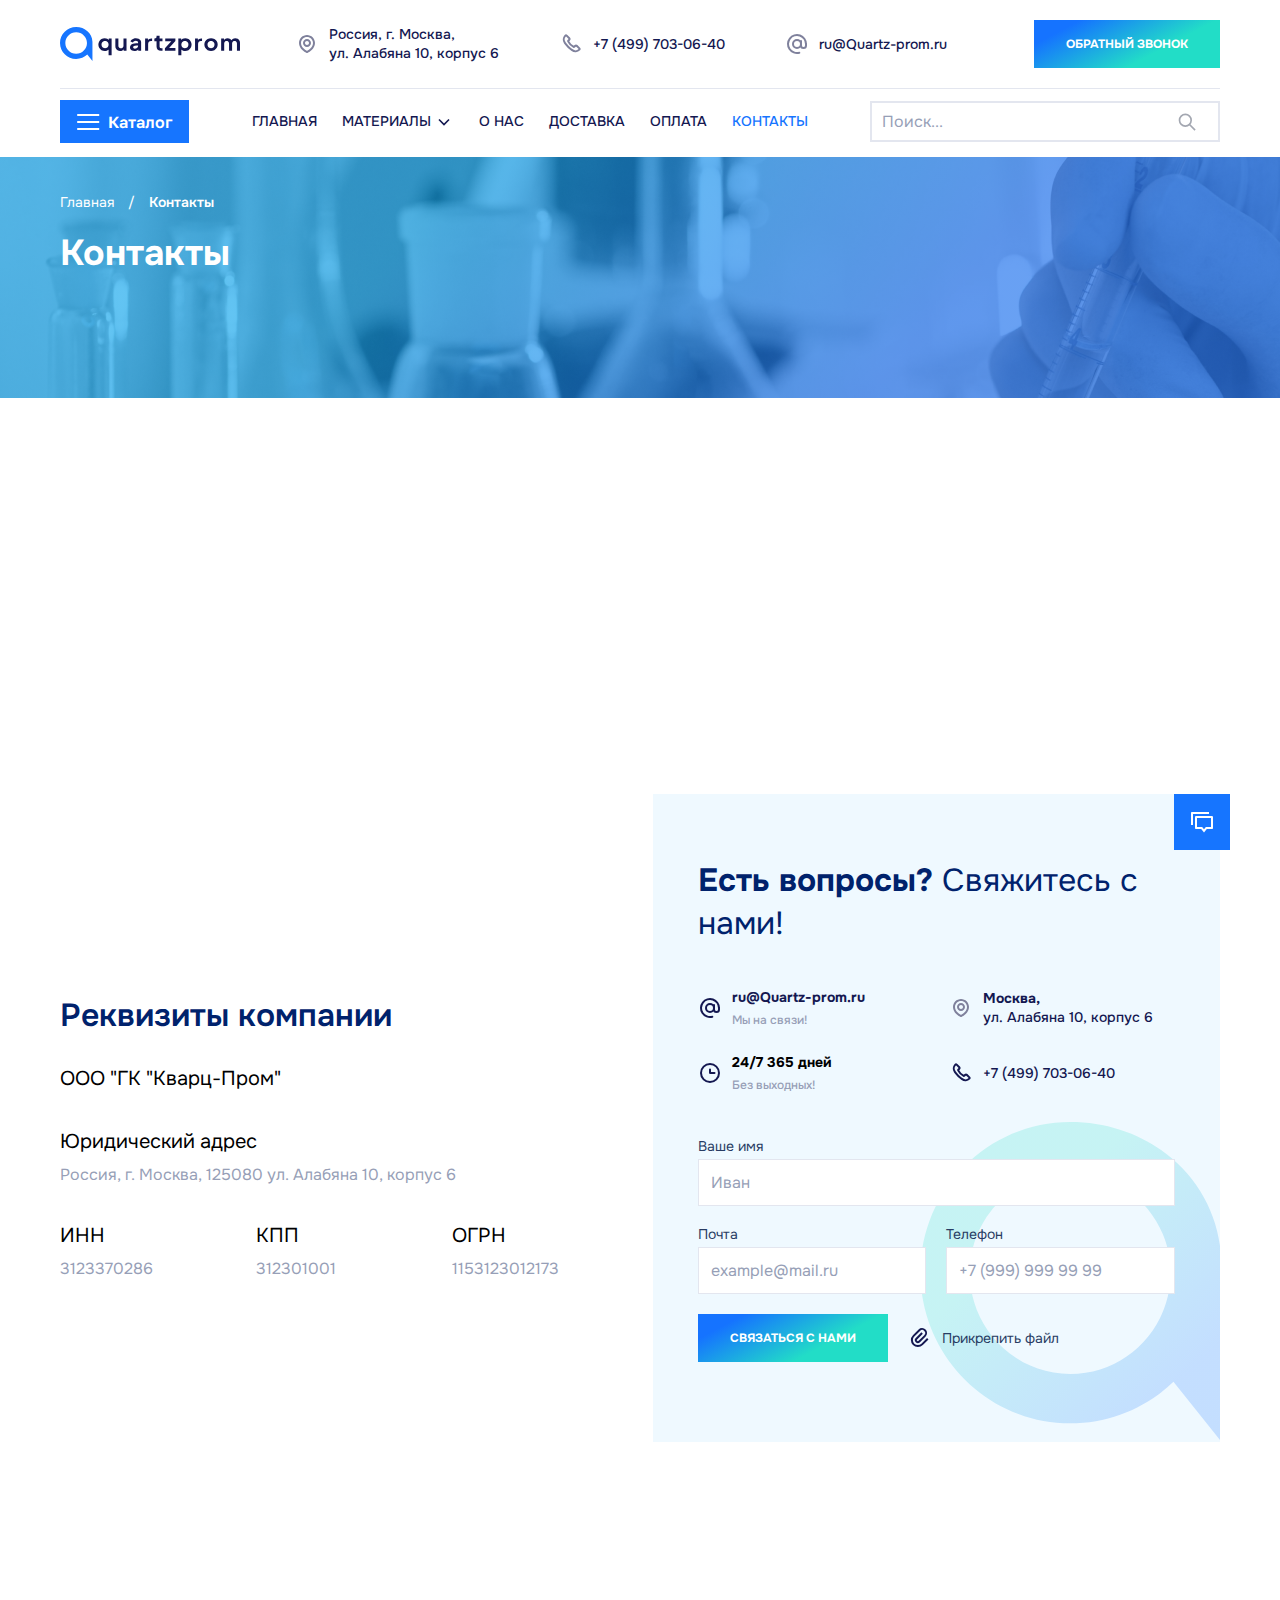
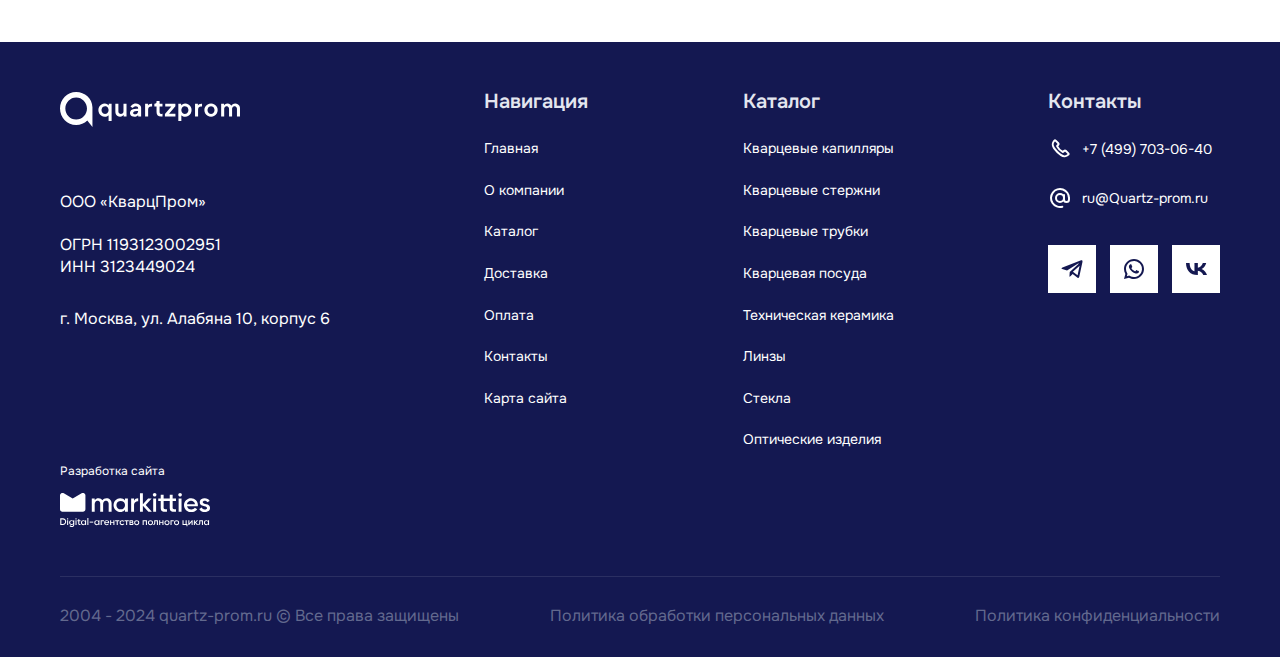
<file: contacts.html>
<!DOCTYPE html>
<html lang="ru">

<head>

	<meta charset="utf-8">

	<title>Title</title>
	<meta name="description" content="">

	<meta http-equiv="X-UA-Compatible" content="IE=edge">
	<meta name="viewport" content="width=device-width, initial-scale=1, maximum-scale=1">
	<meta name="format-detection" content="telephone=no">

	<meta property="og:image" content="path/to/image.jpg">
	<link rel="shortcut icon" href="img/favicon/favicon.ico" type="image/x-icon">
	<link rel="apple-touch-icon" href="img/favicon/apple-touch-icon.png">
	<link rel="apple-touch-icon" sizes="72x72" href="img/favicon/apple-touch-icon-72x72.png">
	<link rel="apple-touch-icon" sizes="114x114" href="img/favicon/apple-touch-icon-114x114.png">

	<!-- Chrome, Firefox OS and Opera -->
	<meta name="theme-color" content="#E3E6EF">
	<!-- Windows Phone -->
	<meta name="msapplication-navbutton-color" content="#E3E6EF">
	<!-- iOS Safari -->
	<meta name="apple-mobile-web-app-status-bar-style" content="#E3E6EF">

	<link rel="stylesheet" href="css/main.min.css">

</head>

<body>

	<div class="page--wrapper">
		<header class="header">
			<div class="container">
				<div class="row">
					<div class="header--wrapper">
						<div class="header--top">
							<a href="index.html" class="logo"><img src="img/logo.svg" alt="#"></a>
							<ul class="header--social social">
								<li>
									<a href="#" target="_blank">
										<svg class="svg svg--address" xmlns="http://www.w3.org/2000/svg" viewBox="0 0 24 24" fill="none">
											<path d="M12.398 19.804L12.8585 20.6917L12.8585 20.6917L12.398 19.804ZM11.602 19.804L11.1415 20.6917L11.1415 20.6917L11.602 19.804ZM18 11C18 13.1458 16.9079 14.9159 15.545 16.2906C14.183 17.6644 12.6342 18.555 11.9376 18.9163L12.8585 20.6917C13.6448 20.2838 15.397 19.2805 16.9653 17.6987C18.5326 16.1178 20 13.8706 20 11H18ZM12 5C15.3137 5 18 7.68629 18 11H20C20 6.58172 16.4183 3 12 3V5ZM6 11C6 7.68629 8.68629 5 12 5V3C7.58172 3 4 6.58172 4 11H6ZM12.0624 18.9163C11.3658 18.555 9.81702 17.6644 8.45503 16.2906C7.09211 14.9159 6 13.1458 6 11H4C4 13.8706 5.46741 16.1178 7.03474 17.6987C8.60299 19.2805 10.3552 20.2838 11.1415 20.6917L12.0624 18.9163ZM11.9376 18.9163C11.9514 18.9091 11.9733 18.9023 12 18.9023C12.0267 18.9023 12.0486 18.9091 12.0624 18.9163L11.1415 20.6917C11.6831 20.9726 12.3169 20.9726 12.8585 20.6917L11.9376 18.9163ZM14 11C14 12.1046 13.1046 13 12 13V15C14.2091 15 16 13.2091 16 11H14ZM12 9C13.1046 9 14 9.89543 14 11H16C16 8.79086 14.2091 7 12 7V9ZM10 11C10 9.89543 10.8954 9 12 9V7C9.79086 7 8 8.79086 8 11H10ZM12 13C10.8954 13 10 12.1046 10 11H8C8 13.2091 9.79086 15 12 15V13Z" fill="#7F819C"/>
										</svg>
										<span>
											Россия, г. Москва,<br>
											ул. Алабяна 10, корпус 6
										</span>
									</a>
								</li>
								<li>
									<a href="tel:+74997030640" target="_blank">
										<svg class="svg svg--phone" xmlns="http://www.w3.org/2000/svg" viewBox="0 0 24 24" fill="none">
											<path d="M17.7071 13.7071L20.3552 16.3552C20.7113 16.7113 20.7113 17.2887 20.3552 17.6448C18.43 19.57 15.3821 19.7866 13.204 18.153L11.6286 16.9714C9.88504 15.6638 8.33622 14.115 7.02857 12.3714L5.84701 10.796C4.21341 8.61788 4.43001 5.56999 6.35523 3.64477C6.71133 3.28867 7.28867 3.28867 7.64477 3.64477L10.2929 6.29289C10.6834 6.68342 10.6834 7.31658 10.2929 7.70711L9.27175 8.72825C9.10946 8.89054 9.06923 9.13846 9.17187 9.34373C10.3585 11.7171 12.2829 13.6415 14.6563 14.8281C14.8615 14.9308 15.1095 14.8905 15.2717 14.7283L16.2929 13.7071C16.6834 13.3166 17.3166 13.3166 17.7071 13.7071Z" stroke="#7F819C" stroke-width="2"/>
										</svg>
										<span>+7 (499) 703-06-40</span>
									</a>
								</li>
								<li>
									<a href="mailto:ru@Quartz-prom.ru" target="_blank">
										<svg class="svg svg--mail" xmlns="http://www.w3.org/2000/svg" viewBox="0 0 24 24" fill="none">
											<path d="M21 12C21 10.1195 20.411 8.28625 19.3156 6.7577C18.2203 5.22915 16.6736 4.08209 14.893 3.47763C13.1123 2.87316 11.187 2.84166 9.38744 3.38754C7.58792 3.93341 6.00459 5.02925 4.85982 6.52115C3.71505 8.01304 3.06635 9.82604 3.00482 11.7055C2.94329 13.585 3.47203 15.4366 4.51677 17.0001C5.56152 18.5637 7.06979 19.7608 8.82975 20.4232C10.5897 21.0856 12.513 21.18 14.3294 20.6933" stroke="#7F819C" stroke-width="2" stroke-linecap="round"/>
											<circle cx="12" cy="12" r="4" stroke="#7F819C" stroke-width="2"/>
											<path d="M16 9V13.5C16 14.8807 17.1193 16 18.5 16V16C19.8807 16 21 14.8807 21 13.5V12" stroke="#7F819C" stroke-width="2" stroke-linecap="round"/>
										</svg>
										<span>ru@Quartz-prom.ru</span>
									</a>
								</li>
							</ul>
							<button class="button button--maingradient modal--open">
								<span>Обратный звонок</span>
							</button>
							<button class="search--button">
								<svg xmlns="http://www.w3.org/2000/svg" width="20" height="20" viewBox="0 0 20 20" fill="none">
									<path fill-rule="evenodd" clip-rule="evenodd" d="M8.33317 3.33341C5.57175 3.33341 3.33317 5.57199 3.33317 8.33342C3.33317 11.0948 5.57175 13.3334 8.33317 13.3334C11.0946 13.3334 13.3332 11.0948 13.3332 8.33342C13.3332 5.57199 11.0946 3.33341 8.33317 3.33341ZM1.6665 8.33342C1.6665 4.65152 4.65127 1.66675 8.33317 1.66675C12.0151 1.66675 14.9998 4.65152 14.9998 8.33342C14.9998 12.0153 12.0151 15.0001 8.33317 15.0001C4.65127 15.0001 1.6665 12.0153 1.6665 8.33342Z" fill="#A3A7B1"></path>
									<path fill-rule="evenodd" clip-rule="evenodd" d="M11.9106 11.9108C12.236 11.5854 12.7637 11.5854 13.0891 11.9108L18.6784 17.5001L17.4998 18.6786L11.9106 13.0893C11.5851 12.7639 11.5851 12.2363 11.9106 11.9108Z" fill="#A3A7B1"></path>
								</svg>
							</button>
							<button class="menu--burger">
								<strong>Меню</strong>
								<div class="menu--burger__wrapper">
									<span></span><span></span><span></span>
								</div>
							</button>
						</div>
						<div class="header--bottom">
							<div class="header--bottom__catalog">
								<button class="button button--catalog">
									<div class="burger">
										<span></span>
										<span></span>
										<span></span>
									</div>
									<span>каталог</span>
								</button>
								<nav class="header--bottom__nav catalog--nav">
									<ul>
										<li>
											<a href="#">Стекла</a>
											<ul>
												<li><a href="catalog-type.html">Оптические клинья</a></li>
												<li><a href="catalog-type.html">Прямоугольные призмы</a></li>
												<li><a href="catalog-type.html">Оптические окна</a></li>
											</ul>
										</li>
										<li>
											<a href="#">Кварцевые стержни</a>
											<ul>
												<li><a href="catalog-type.html">Оптические клинья</a></li>
												<li><a href="catalog-type.html">Прямоугольные призмы</a></li>
												<li><a href="catalog-type.html">Оптические окна</a></li>
											</ul>
										</li>
										<li>
											<a href="#">Кварцевые трубки</a>
											<ul>
												<li><a href="catalog-type.html">Оптические клинья</a></li>
												<li><a href="catalog-type.html">Прямоугольные призмы</a></li>
												<li><a href="catalog-type.html">Оптические окна</a></li>
											</ul>
										</li>
										<li>
											<a href="#">Оптические изделия</a>
											<ul>
												<li><a href="catalog-type.html">Оптические клинья</a></li>
												<li><a href="catalog-type.html">Прямоугольные призмы</a></li>
												<li><a href="catalog-type.html">Оптические окна</a></li>
											</ul>
										</li>
										<li>
											<a href="#">Оптические изделия</a>
											<ul>
												<li><a href="catalog-type.html">Оптические клинья</a></li>
												<li><a href="catalog-type.html">Прямоугольные призмы</a></li>
												<li><a href="catalog-type.html">Оптические окна</a></li>
											</ul>
										</li>
										<li>
											<a href="#">Кварцевые стержни</a>
											<ul>
												<li><a href="catalog-type.html">Оптические клинья</a></li>
												<li><a href="catalog-type.html">Прямоугольные призмы</a></li>
												<li><a href="catalog-type.html">Оптические окна</a></li>
											</ul>
										</li>
										<li>
											<a href="#">Оптические изделия</a>
											<ul>
												<li><a href="catalog-type.html">Оптические клинья</a></li>
												<li><a href="catalog-type.html">Прямоугольные призмы</a></li>
												<li><a href="catalog-type.html">Оптические окна</a></li>
											</ul>
										</li>
										<li>
											<a href="#">Техническая керамика</a>
											<ul>
												<li><a href="catalog-type.html">Оптические клинья</a></li>
												<li><a href="catalog-type.html">Прямоугольные призмы</a></li>
												<li><a href="catalog-type.html">Оптические окна</a></li>
											</ul>
										</li>
									</ul>
								</nav>
							</div>
							<nav class="menu">
								<ul class="list">
									<li><a href="index.html">Главная</a></li>
									<li class="menu-item-has-children">
										<a href="catalog-materials.html">Материалы</a>
										<ul>
											<li><a href="catalog-material.html">BaF2</a></li>
											<li><a href="catalog-material.html">CaF2</a></li>
											<li><a href="catalog-material.html">MgF2</a></li>
											<li><a href="catalog-material.html">ZnSe</a></li>
											<li><a href="catalog-material.html">ZnS</a></li>
											<li><a href="catalog-material.html">Ge</a></li>
											<li><a href="catalog-material.html">К8, ЛК5, ТФ10</a></li>
											<li><a href="catalog-material.html">Кварцевое стекло КУ-1, КУ-2, КВ, КИ</a></li>
										</ul>
									</li>
									<li><a href="about.html">О нас</a></li>
									<li><a href="delivery.html">Доставка</a></li>
									<li><a href="payment.html">Оплата</a></li>
									<li class="current-menu-item"><a href="contacts.html">Контакты</a></li>
								</ul>
							</nav>
							<form role="search" method="get" id="searchform" class="search search-form" action="#">
								<input class="search-field" type="search" name="s" value="" placeholder="Поиск...">
								<input class="search-submit" type="submit" id="searchsubmit" value="">
							</form>
						</div>
					</div>
				</div>
			</div>
		</header>

		<main class="main about contacts">
			<section class="main--header section" style="background-image: url(img/delivery/close-up-hand-holding-lab-pipette\ 1.png);">
				<div class="container">
					<div class="row">
						<div class="breadcrumbs" typeof="BreadcrumbList" vocab="https://schema.org/">
							<!-- Breadcrumb NavXT 7.3.1 -->
							<span property="itemListElement" typeof="ListItem">
								<a property="item" typeof="WebPage" title="Перейти на главную." href="index.html" class="home">
									<span property="name">Главная</span>
								</a>
								<meta property="position" content="1">
							</span>
							/
							<span property="itemListElement" typeof="ListItem">
								<span property="name" class="post post-page current-item breadcrumb_last">Контакты</span>
								<meta property="url" content="#">
								<meta property="position" content="3">
							</span>
						</div>
						<div class="main--header__text">
							<h1 class="h1">Контакты</h1>
						</div>
					</div>
				</div>
			</section>
			<section class="contacts--map section">
				<div class="container">
					<div class="row">
						<div class="map" id="map">
							<div style="position:relative;overflow:hidden;">
								<iframe src="https://yandex.ru/map-widget/v1/?ll=37.505817%2C55.800259&mode=search&ol=geo&ouri=ymapsbm1%3A%2F%2Fgeo%3Fdata%3DCgg1Njc1NDUwMBI80KDQvtGB0YHQuNGPLCDQnNC-0YHQutCy0LAsINGD0LvQuNGG0LAg0JDQu9Cw0LHRj9C90LAsIDEw0Lo2IgoNHQMWQhUHNF9C&z=17.63&scroll=false"
									width="100%" height="510" frameborder="0" allowfullscreen="false" style="position:relative;"></iframe>
							</div>
						</div>
						<div class="contacts--map__info">
							<div class="contacts--map__left">
								<h2 class="h2">Реквизиты компании</h2>
								<span class="text-20">ООО "ГК "Кварц-Пром"</span>
								<div class="payment--text__address">
									<span class="text-20">Юридический адрес </span>
									<span class="text-gray">Россия, г. Москва, 125080 ул. Алабяна 10, корпус 6</span>
								</div>
								<div class="payment--text__list">
									<div class="payment--text__item">
										<span class="text-20">ИНН</span>
										<span class="text-gray">3123370286</span>
									</div>
									<div class="payment--text__item">
										<span class="text-20">КПП</span>
										<span class="text-gray">312301001</span>
									</div>
									<div class="payment--text__item">
										<span class="text-20">ОГРН</span>
										<span class="text-gray">1153123012173</span>
									</div>
								</div>
							</div>
							<div class="contacts--map__right">
								<h2 class="h2"><b>Есть вопросы?</b> Свяжитесь с нами!</h2>
								<div class="main--contact__list">
									<ul class="main--contact__social social">
										<li>
											<a href="mailto:ru@Quartz-prom.ru" class="mail" target="_blank">
												<svg class="svg svg--mail" xmlns="http://www.w3.org/2000/svg" viewBox="0 0 24 24" fill="none">
													<path d="M21 12C21 10.1195 20.411 8.28625 19.3156 6.7577C18.2203 5.22915 16.6736 4.08209 14.893 3.47763C13.1123 2.87316 11.187 2.84166 9.38744 3.38754C7.58792 3.93341 6.00459 5.02925 4.85982 6.52115C3.71505 8.01304 3.06635 9.82604 3.00482 11.7055C2.94329 13.585 3.47203 15.4366 4.51677 17.0001C5.56152 18.5637 7.06979 19.7608 8.82975 20.4232C10.5897 21.0856 12.513 21.18 14.3294 20.6933" stroke="#7F819C" stroke-width="2" stroke-linecap="round"/>
													<circle cx="12" cy="12" r="4" stroke="#7F819C" stroke-width="2"/>
													<path d="M16 9V13.5C16 14.8807 17.1193 16 18.5 16V16C19.8807 16 21 14.8807 21 13.5V12" stroke="#7F819C" stroke-width="2" stroke-linecap="round"/>
												</svg>
												<div class="mail-text">
													<b>ru@Quartz-prom.ru</b>
													<span class="text-gray">Мы на связи!</span>
												</div>
											</a>
										</li>
										<li>
											<a href="#" target="_blank">
												<svg class="svg svg--address" xmlns="http://www.w3.org/2000/svg" viewBox="0 0 24 24" fill="none">
													<path d="M12.398 19.804L12.8585 20.6917L12.8585 20.6917L12.398 19.804ZM11.602 19.804L11.1415 20.6917L11.1415 20.6917L11.602 19.804ZM18 11C18 13.1458 16.9079 14.9159 15.545 16.2906C14.183 17.6644 12.6342 18.555 11.9376 18.9163L12.8585 20.6917C13.6448 20.2838 15.397 19.2805 16.9653 17.6987C18.5326 16.1178 20 13.8706 20 11H18ZM12 5C15.3137 5 18 7.68629 18 11H20C20 6.58172 16.4183 3 12 3V5ZM6 11C6 7.68629 8.68629 5 12 5V3C7.58172 3 4 6.58172 4 11H6ZM12.0624 18.9163C11.3658 18.555 9.81702 17.6644 8.45503 16.2906C7.09211 14.9159 6 13.1458 6 11H4C4 13.8706 5.46741 16.1178 7.03474 17.6987C8.60299 19.2805 10.3552 20.2838 11.1415 20.6917L12.0624 18.9163ZM11.9376 18.9163C11.9514 18.9091 11.9733 18.9023 12 18.9023C12.0267 18.9023 12.0486 18.9091 12.0624 18.9163L11.1415 20.6917C11.6831 20.9726 12.3169 20.9726 12.8585 20.6917L11.9376 18.9163ZM14 11C14 12.1046 13.1046 13 12 13V15C14.2091 15 16 13.2091 16 11H14ZM12 9C13.1046 9 14 9.89543 14 11H16C16 8.79086 14.2091 7 12 7V9ZM10 11C10 9.89543 10.8954 9 12 9V7C9.79086 7 8 8.79086 8 11H10ZM12 13C10.8954 13 10 12.1046 10 11H8C8 13.2091 9.79086 15 12 15V13Z" fill="#7F819C"></path>
												</svg>
												<span>
													<b>Москва,</b><br>
													ул. Алабяна 10, корпус 6
												</span>
											</a>
										</li>
										<li>
											<div class="time">
												<svg class="svg svg-time" xmlns="http://www.w3.org/2000/svg" width="24" height="24" viewBox="0 0 24 24" fill="none">
													<circle cx="12" cy="12" r="9" stroke="#141851" stroke-width="2"/>
													<path d="M16.5 12H12.25C12.1119 12 12 11.8881 12 11.75V8.5" stroke="#141851" stroke-width="2" stroke-linecap="round"/>
												</svg>
												<div class="time-text">
													<b>24/7 365 дней</b>
													<span class="text-gray">Без выходных!</span>
												</div>
											</div>
										</li>
										<li>
											<a href="tel:+74997030640" target="_blank">
												<svg class="svg svg--phone" xmlns="http://www.w3.org/2000/svg" width="24" height="24" viewBox="0 0 24 24" fill="none">
													<path d="M17.7071 13.7071L20.3552 16.3552C20.7113 16.7113 20.7113 17.2887 20.3552 17.6448C18.43 19.57 15.3821 19.7866 13.204 18.153L11.6286 16.9714C9.88504 15.6638 8.33622 14.115 7.02857 12.3714L5.84701 10.796C4.21341 8.61788 4.43001 5.56999 6.35523 3.64477C6.71133 3.28867 7.28867 3.28867 7.64477 3.64477L10.2929 6.29289C10.6834 6.68342 10.6834 7.31658 10.2929 7.70711L9.27175 8.72825C9.10946 8.89054 9.06923 9.13846 9.17187 9.34373C10.3585 11.7171 12.2829 13.6415 14.6563 14.8281C14.8615 14.9308 15.1095 14.8905 15.2717 14.7283L16.2929 13.7071C16.6834 13.3166 17.3166 13.3166 17.7071 13.7071Z" stroke="#141851" stroke-width="2"/>
												</svg>
												<span>+7 (499) 703-06-40</span>
											</a>
										</li>
									</ul>
								</div>
								<div class="main--contact__right">
									<form action="/#wpcf7-f479-o1" method="post" class="wpcf7-form init" aria-label="Contact form" novalidate="novalidate" data-status="init">
										<div style="display: none;">
											<input type="hidden" name="_wpcf7" value="479">
											<input type="hidden" name="_wpcf7_version" value="6.0">
											<input type="hidden" name="_wpcf7_locale" value="en_US">
											<input type="hidden" name="_wpcf7_unit_tag" value="wpcf7-f479-o1">
											<input type="hidden" name="_wpcf7_container_post" value="0">
											<input type="hidden" name="_wpcf7_posted_data_hash" value="">
											<input type="hidden" name="_wpcf7_key" value="footer-form-en">
											<input type="hidden" name="_cf7sg_toggles" value="">
											<input type="hidden" name="_cf7sg_version" value="4.15.7">
											<input type="hidden" name="_wpnonce" value="fc7cc9148a">
											<input type="hidden" name="_wpcf7_lang" value="en">
										</div>
										<div class="main--form__block first">
											<label>Ваше имя</label>
											<span class="wpcf7-form-control-wrap" data-name="fio"><input size="40" maxlength="400" class="wpcf7-form-control wpcf7-text wpcf7-validates-as-required" aria-required="true" aria-invalid="false" placeholder="Иван" value="" type="text" name="fio"></span>
										</div>
										<div class="main--form__wrapper">
											<div class="main--form__block">
												<label>Почта</label>
												<span class="wpcf7-form-control-wrap" data-name="email2"><input size="40" maxlength="400" class="wpcf7-form-control wpcf7-email wpcf7-validates-as-required wpcf7-text wpcf7-validates-as-email" aria-required="true" aria-invalid="false" placeholder="example@mail.ru" value="" type="email" name="email2"></span>
											</div>
											<div class="main--form__block">
												<label>Телефон</label>
												<span class="wpcf7-form-control-wrap" data-name="tel2"><input size="40" maxlength="400" class="wpcf7-form-control wpcf7-tel wpcf7-text wpcf7-validates-as-tel" aria-invalid="false" placeholder="+7 (999) 999 99 99" value="" type="tel" name="tel2"></span>
											</div>
										</div>
										<div class="main--form__footer">
											<div class="main--form__button">
												<button class="button button--maingradient wpcf7-form-control wpcf7-submit" type="submit">
													<span>Связаться с нами</span>
												</button>
											</div>
											<div class="main--form__block file">
												<label for="file-1" class="input__file-button">
													<span class="input__file-button-text">Прикрепить  файл</span>
												</label>
												<span class="wpcf7-form-control-wrap" data-name="file-1"><input size="40" class="wpcf7-form-control wpcf7-file" id="file-1" accept=".pdf,.txt,.png,.jpg,.docx,.doc,.ppt,.jpeg,.pptx" aria-invalid="false" type="file" name="file-1"></span>
											</div>
										</div>
									</form>
								</div>
							</div>
						</div>
					</div>
				</div>
			</section>
		</main>

		<footer class="footer">
			<div class="container">
				<div class="row">
					<div class="footer--top">
						<div class="footer--info">
							<div class="logo"><img src="img/logo-white.svg" alt="#"></div>
							<div class="footer--info__company">
								<div>
									ООО «КварцПром»
									<br><br>
									ОГРН 1193123002951 <br>
									ИНН 3123449024
								</div>
								<span>г. Москва, ул. Алабяна 10, корпус 6</span>
							</div>
						</div>
						<nav class="footer--block footer--nav">
							<span>Навигация</span>
							<ul>
								<li><a href="index.html">Главная</a></li>
								<li><a href="about.html">О компании</a></li>
								<li><a href="catalog.html">Каталог</a></li>
								<li><a href="delivery.html">Доставка</a></li>
								<li><a href="payment.html">Оплата</a></li>
								<li><a href="contacts.html">Контакты</a></li>
								<li><a href="#">Карта сайта</a></li>
							</ul>
						</nav>
						<nav class="footer--block footer--nav">
							<span>Каталог</span>
							<ul>
								<li><a href="catalog-type.html">Кварцевые капилляры</a></li>
								<li><a href="catalog-type.html">Кварцевые стержни</a></li>
								<li><a href="catalog-type.html">Кварцевые трубки</a></li>
								<li><a href="catalog-type.html">Кварцевая посуда</a></li>
								<li><a href="catalog-type.html">Техническая керамика</a></li>
								<li><a href="catalog-type.html">Линзы</a></li>
								<li><a href="catalog-type.html">Стекла</a></li>
								<li><a href="catalog-type.html">Оптические изделия</a></li>
							</ul>
						</nav>
						<div class="footer--block footer--contacts">
							<span>Контакты</span>
							<ul class="social">
								<li>
									<a href="tel:+74997030640" target="_blank">
										<svg class="svg svg--phone" xmlns="http://www.w3.org/2000/svg" viewBox="0 0 24 24" fill="none">
											<path d="M17.7071 13.7071L20.3552 16.3552C20.7113 16.7113 20.7113 17.2887 20.3552 17.6448C18.43 19.57 15.3821 19.7866 13.204 18.153L11.6286 16.9714C9.88504 15.6638 8.33622 14.115 7.02857 12.3714L5.84701 10.796C4.21341 8.61788 4.43001 5.56999 6.35523 3.64477C6.71133 3.28867 7.28867 3.28867 7.64477 3.64477L10.2929 6.29289C10.6834 6.68342 10.6834 7.31658 10.2929 7.70711L9.27175 8.72825C9.10946 8.89054 9.06923 9.13846 9.17187 9.34373C10.3585 11.7171 12.2829 13.6415 14.6563 14.8281C14.8615 14.9308 15.1095 14.8905 15.2717 14.7283L16.2929 13.7071C16.6834 13.3166 17.3166 13.3166 17.7071 13.7071Z" stroke="#7F819C" stroke-width="2"/>
										</svg>
										<span>+7 (499) 703-06-40</span>
									</a>
								</li>
								<li>
									<a href="mailto:ru@Quartz-prom.ru" target="_blank">
										<svg class="svg svg--mail" xmlns="http://www.w3.org/2000/svg" viewBox="0 0 24 24" fill="none">
											<path d="M21 12C21 10.1195 20.411 8.28625 19.3156 6.7577C18.2203 5.22915 16.6736 4.08209 14.893 3.47763C13.1123 2.87316 11.187 2.84166 9.38744 3.38754C7.58792 3.93341 6.00459 5.02925 4.85982 6.52115C3.71505 8.01304 3.06635 9.82604 3.00482 11.7055C2.94329 13.585 3.47203 15.4366 4.51677 17.0001C5.56152 18.5637 7.06979 19.7608 8.82975 20.4232C10.5897 21.0856 12.513 21.18 14.3294 20.6933" stroke="#7F819C" stroke-width="2" stroke-linecap="round"/>
											<circle cx="12" cy="12" r="4" stroke="#7F819C" stroke-width="2"/>
											<path d="M16 9V13.5C16 14.8807 17.1193 16 18.5 16V16C19.8807 16 21 14.8807 21 13.5V12" stroke="#7F819C" stroke-width="2" stroke-linecap="round"/>
										</svg>
										<span>ru@Quartz-prom.ru</span>
									</a>
								</li>
								<li class="main--contact__links">
									<ul>
										<li>
											<a href="#" class="telegram" target="_blank">
												<svg width="48" height="48" viewBox="0 0 48 48" fill="none" xmlns="http://www.w3.org/2000/svg">
													<rect width="48" height="48" fill="#1675FF"/>
													<path fill-rule="evenodd" clip-rule="evenodd" d="M21.7372 26.8922L21.4105 31.8272C21.8889 31.8272 22.1105 31.6056 22.3789 31.3372L24.7006 29.0856L29.5305 32.6556C30.4172 33.1456 31.0589 32.8889 31.2805 31.8272L34.4539 16.8822C34.7805 15.5756 33.9639 14.9806 33.1122 15.3656L14.4805 22.5522C13.2089 23.0656 13.2205 23.7772 14.2472 24.0689L19.0305 25.5856L30.0905 18.5972C30.19 18.5376 30.2877 18.4955 30.3781 18.4689L30.3811 18.4681C30.5039 18.4324 30.613 18.4254 30.6944 18.4418C30.8687 18.4769 30.9158 18.6196 30.6972 18.8189L21.7372 26.8922ZM31.599 20.6985L24.893 26.7408L29.5803 30.2053L31.599 20.6985ZM29.3014 31.5002C29.3014 31.5002 29.3028 31.4948 29.3064 31.4857C29.3034 31.4959 29.3014 31.5002 29.3014 31.5002ZM32.5302 16.3139L32.5299 16.3164L32.5302 16.3139Z" fill="white"/>
												</svg>
											</a>
										</li>
										<li>
											<a href="#" class="whatsapp" target="_blank">
												<svg width="48" height="48" viewBox="0 0 48 48" fill="none" xmlns="http://www.w3.org/2000/svg">
													<rect width="48" height="48" fill="#1675FF"/>
													<g clip-path="url(#clip0_198_419)">
													<path d="M19.253 30.494L19.977 30.917C21.198 31.6291 22.5866 32.0029 24 32C25.5823 32 27.129 31.5308 28.4446 30.6518C29.7602 29.7727 30.7855 28.5233 31.3911 27.0615C31.9966 25.5997 32.155 23.9911 31.8463 22.4393C31.5376 20.8874 30.7757 19.462 29.6569 18.3431C28.538 17.2243 27.1126 16.4624 25.5607 16.1537C24.0089 15.845 22.4004 16.0035 20.9385 16.609C19.4767 17.2145 18.2273 18.2398 17.3483 19.5554C16.4692 20.871 16 22.4177 16 24C16 25.436 16.377 26.813 17.084 28.024L17.506 28.748L16.853 31.149L19.253 30.494ZM14.004 34L15.356 29.032C14.4652 27.5049 13.9971 25.768 14 24C14 18.477 18.477 14 24 14C29.523 14 34 18.477 34 24C34 29.523 29.523 34 24 34C22.2328 34.0029 20.4967 33.5352 18.97 32.645L14.004 34ZM20.391 19.308C20.525 19.298 20.66 19.298 20.794 19.304C20.848 19.308 20.902 19.314 20.956 19.32C21.115 19.338 21.29 19.435 21.349 19.569C21.647 20.245 21.937 20.926 22.217 21.609C22.279 21.761 22.242 21.956 22.124 22.146C22.0429 22.2745 21.9551 22.3986 21.861 22.518C21.748 22.663 21.505 22.929 21.505 22.929C21.505 22.929 21.406 23.047 21.444 23.194C21.458 23.25 21.504 23.331 21.546 23.399L21.605 23.494C21.861 23.921 22.205 24.354 22.625 24.762C22.745 24.878 22.862 24.997 22.988 25.108C23.456 25.521 23.986 25.858 24.558 26.108L24.563 26.11C24.648 26.147 24.691 26.167 24.815 26.22C24.877 26.246 24.941 26.269 25.006 26.286C25.0732 26.3031 25.1439 26.2999 25.2093 26.2767C25.2746 26.2536 25.3316 26.2116 25.373 26.156C26.097 25.279 26.163 25.222 26.169 25.222V25.224C26.2193 25.1771 26.2791 25.1415 26.3443 25.1196C26.4095 25.0977 26.4786 25.09 26.547 25.097C26.607 25.101 26.668 25.112 26.724 25.137C27.255 25.38 28.124 25.759 28.124 25.759L28.706 26.02C28.804 26.067 28.893 26.178 28.896 26.285C28.9 26.352 28.906 26.46 28.883 26.658C28.851 26.917 28.773 27.228 28.695 27.391C28.6416 27.5022 28.5707 27.6042 28.485 27.693C28.3841 27.7989 28.2736 27.8954 28.155 27.981C28.114 28.0119 28.0723 28.0419 28.03 28.071C27.9056 28.1499 27.7778 28.2233 27.647 28.291C27.3895 28.4278 27.1052 28.5063 26.814 28.521C26.629 28.531 26.444 28.545 26.258 28.535C26.25 28.535 25.69 28.448 25.69 28.448C24.2683 28.074 22.9534 27.3735 21.85 26.402C21.624 26.203 21.415 25.989 21.201 25.776C20.311 24.891 19.639 23.936 19.231 23.034C19.0222 22.5913 18.9094 22.1094 18.9 21.62C18.8959 21.0129 19.0944 20.4217 19.464 19.94C19.537 19.846 19.606 19.748 19.725 19.635C19.852 19.515 19.932 19.451 20.019 19.407C20.1347 19.349 20.2609 19.315 20.39 19.307L20.391 19.308Z" fill="white"/>
													</g>
													<defs>
													<clipPath id="clip0_198_419">
													<rect width="24" height="24" fill="white" transform="translate(12 12)"/>
													</clipPath>
													</defs>
												</svg>
											</a>
										</li>
										<li>
											<a href="#" class="vk" target="_blank">
												<svg width="48" height="48" viewBox="0 0 48 48" fill="none" xmlns="http://www.w3.org/2000/svg">
													<rect width="48" height="48" fill="#1675FF"/>
													<path d="M25.4336 30C18.2587 30 14.1678 25.5036 14 18.0096H17.6084C17.7238 23.5052 20.3671 25.8303 22.465 26.3106V18.0096H25.8531V22.7462C27.9196 22.5444 30.1014 20.3827 30.8357 18H34.2133C33.9379 19.2334 33.3877 20.4015 32.5972 21.4314C31.8067 22.4613 30.7928 23.3308 29.6189 23.9856C30.929 24.5828 32.0859 25.4277 33.0135 26.4644C33.941 27.5011 34.6181 28.7061 35 30H31.2762C30.479 27.723 28.486 25.9552 25.8531 25.715V30H25.4441H25.4336Z" fill="white"/>
												</svg>
											</a>
										</li>
									</ul>
								</li>
							</ul>
						</div>
					</div>
					<div class="footer--info__developers">
						<span>Разработка сайта</span>
						<img src="img/develop.svg" alt="#">
					</div>
					<div class="footer--bottom">
						<span>2004 - 2024 quartz-prom.ru © Все права защищены</span>
						<a href="#">Политика обработки персональных данных</a>
						<a href="#">Политика конфиденциальности</a>
					</div>
				</div>
			</div>
		</footer>
	</div>

	<div class="fixed--social">
		<div class="fixed--social__button" title="Подробнее">
			<img class="fixed--social__open" src="img/discuss-line.svg">
			<img class="fixed--social__close" src="img/close-fill.svg">
		</div>
		<div class="fixed--social__wrapper">
			<a href="#" class="fixed--social__item" target="_blank">
				<img src="img/socials/tg.svg" alt="#">
				<div>Написать<br> в Телеграм</div>
			</a>
			<a href="#" class="fixed--social__item" target="_blank">
				<svg xmlns="http://www.w3.org/2000/svg" width="24" height="24" viewBox="0 0 24 24" fill="none">
					<path d="M7.25301 18.494L7.97701 18.917C9.19795 19.6291 10.5866 20.0029 12 20C13.5823 20 15.129 19.5308 16.4446 18.6518C17.7602 17.7727 18.7855 16.5233 19.3911 15.0615C19.9966 13.5997 20.155 11.9911 19.8463 10.4393C19.5376 8.88743 18.7757 7.46197 17.6569 6.34315C16.538 5.22433 15.1126 4.4624 13.5607 4.15372C12.0089 3.84504 10.4004 4.00346 8.93855 4.60896C7.47674 5.21447 6.22731 6.23984 5.34826 7.55544C4.46921 8.87103 4.00001 10.4177 4.00001 12C4.00001 13.436 4.37701 14.813 5.08401 16.024L5.50601 16.748L4.85301 19.149L7.25301 18.494ZM2.00401 22L3.35601 17.032C2.46515 15.5049 1.99711 13.768 2.00001 12C2.00001 6.477 6.47701 2 12 2C17.523 2 22 6.477 22 12C22 17.523 17.523 22 12 22C10.2328 22.0029 8.49667 21.5352 6.97001 20.645L2.00401 22ZM8.39101 7.308C8.52501 7.298 8.66001 7.298 8.79401 7.304C8.84801 7.308 8.90201 7.314 8.95601 7.32C9.11501 7.338 9.29001 7.435 9.34901 7.569C9.64701 8.245 9.93701 8.926 10.217 9.609C10.279 9.761 10.242 9.956 10.124 10.146C10.0429 10.2745 9.95507 10.3986 9.86101 10.518C9.74801 10.663 9.50501 10.929 9.50501 10.929C9.50501 10.929 9.40601 11.047 9.44401 11.194C9.45801 11.25 9.50401 11.331 9.54601 11.399L9.60501 11.494C9.86101 11.921 10.205 12.354 10.625 12.762C10.745 12.878 10.862 12.997 10.988 13.108C11.456 13.521 11.986 13.858 12.558 14.108L12.563 14.11C12.648 14.147 12.691 14.167 12.815 14.22C12.877 14.246 12.941 14.269 13.006 14.286C13.0732 14.3031 13.1439 14.2999 13.2093 14.2767C13.2746 14.2536 13.3316 14.2116 13.373 14.156C14.097 13.279 14.163 13.222 14.169 13.222V13.224C14.2193 13.1771 14.2791 13.1415 14.3443 13.1196C14.4095 13.0977 14.4786 13.09 14.547 13.097C14.607 13.101 14.668 13.112 14.724 13.137C15.255 13.38 16.124 13.759 16.124 13.759L16.706 14.02C16.804 14.067 16.893 14.178 16.896 14.285C16.9 14.352 16.906 14.46 16.883 14.658C16.851 14.917 16.773 15.228 16.695 15.391C16.6416 15.5022 16.5707 15.6042 16.485 15.693C16.3841 15.7989 16.2736 15.8954 16.155 15.981C16.114 16.0119 16.0723 16.0419 16.03 16.071C15.9056 16.1499 15.7778 16.2233 15.647 16.291C15.3895 16.4278 15.1052 16.5063 14.814 16.521C14.629 16.531 14.444 16.545 14.258 16.535C14.25 16.535 13.69 16.448 13.69 16.448C12.2683 16.074 10.9534 15.3735 9.85001 14.402C9.62401 14.203 9.41501 13.989 9.20101 13.776C8.31101 12.891 7.63901 11.936 7.23101 11.034C7.02218 10.5913 6.90938 10.1094 6.90001 9.62C6.89589 9.01285 7.09436 8.42167 7.46401 7.94C7.53701 7.846 7.60601 7.748 7.72501 7.635C7.85201 7.515 7.93201 7.451 8.01901 7.407C8.13469 7.34903 8.26088 7.31502 8.39001 7.307L8.39101 7.308Z" fill="#141851"/>
				</svg>
				<div>Написать<br> в Whatsapp</div>
			</a>
			<a href="#" class="fixed--social__item" target="_blank">
				<svg xmlns="http://www.w3.org/2000/svg" width="24" height="24" viewBox="0 0 24 24" fill="none">
					<path d="M9.366 10.682C10.3043 12.3305 11.6695 13.6957 13.318 14.634L14.202 13.396C14.3442 13.1969 14.5543 13.0569 14.7928 13.0023C15.0313 12.9478 15.2814 12.9825 15.496 13.1C16.9103 13.8729 18.4722 14.3378 20.079 14.464C20.3298 14.4839 20.5638 14.5975 20.7345 14.7823C20.9052 14.9671 21 15.2094 21 15.461V19.923C21.0001 20.1706 20.9083 20.4094 20.7424 20.5932C20.5765 20.777 20.3483 20.8927 20.102 20.918C19.572 20.973 19.038 21 18.5 21C9.94 21 3 14.06 3 5.5C3 4.962 3.027 4.428 3.082 3.898C3.10725 3.6517 3.22298 3.42352 3.40679 3.25763C3.5906 3.09175 3.82941 2.99995 4.077 3H8.539C8.79056 2.99997 9.0329 3.09475 9.21768 3.26545C9.40247 3.43615 9.51613 3.67022 9.536 3.921C9.66222 5.52779 10.1271 7.08968 10.9 8.504C11.0175 8.71856 11.0522 8.96874 10.9977 9.2072C10.9431 9.44565 10.8031 9.65584 10.604 9.798L9.366 10.682ZM6.844 10.025L8.744 8.668C8.20478 7.50409 7.83535 6.26884 7.647 5H5.01C5.004 5.166 5.001 5.333 5.001 5.5C5 12.956 11.044 19 18.5 19C18.667 19 18.834 18.997 19 18.99V16.353C17.7312 16.1646 16.4959 15.7952 15.332 15.256L13.975 17.156C13.4287 16.9437 12.898 16.6931 12.387 16.406L12.329 16.373C10.3676 15.2567 8.74328 13.6324 7.627 11.671L7.594 11.613C7.30691 11.102 7.05628 10.5713 6.844 10.025Z" fill="#141851"/>
				</svg>
				<div>Позвонить</div>
			</a>
			<a href="#" class="fixed--social__item" target="_blank">
				<svg xmlns="http://www.w3.org/2000/svg" width="24" height="24" viewBox="0 0 24 24" fill="none">
					<path d="M3 3H21C21.2652 3 21.5196 3.10536 21.7071 3.29289C21.8946 3.48043 22 3.73478 22 4V20C22 20.2652 21.8946 20.5196 21.7071 20.7071C21.5196 20.8946 21.2652 21 21 21H3C2.73478 21 2.48043 20.8946 2.29289 20.7071C2.10536 20.5196 2 20.2652 2 20V4C2 3.73478 2.10536 3.48043 2.29289 3.29289C2.48043 3.10536 2.73478 3 3 3ZM20 7.238L12.072 14.338L4 7.216V19H20V7.238ZM4.511 5L12.061 11.662L19.502 5H4.511Z" fill="#141851"/>
				</svg>
				<div>Написать<br> на почту</div>
			</a>
		</div>
	</div>

	<div class="menu--mobile">
		<div class="menu--mobile__wrapper">
			<div class="menu--mobile__top">
				<a href="index.html" class="logo"><img src="img/logo.svg" alt="#"></a>
				<button class="search--button">
					<svg xmlns="http://www.w3.org/2000/svg" width="20" height="20" viewBox="0 0 20 20" fill="none">
						<path fill-rule="evenodd" clip-rule="evenodd" d="M8.33317 3.33341C5.57175 3.33341 3.33317 5.57199 3.33317 8.33342C3.33317 11.0948 5.57175 13.3334 8.33317 13.3334C11.0946 13.3334 13.3332 11.0948 13.3332 8.33342C13.3332 5.57199 11.0946 3.33341 8.33317 3.33341ZM1.6665 8.33342C1.6665 4.65152 4.65127 1.66675 8.33317 1.66675C12.0151 1.66675 14.9998 4.65152 14.9998 8.33342C14.9998 12.0153 12.0151 15.0001 8.33317 15.0001C4.65127 15.0001 1.6665 12.0153 1.6665 8.33342Z" fill="#A3A7B1"/>
						<path fill-rule="evenodd" clip-rule="evenodd" d="M11.9106 11.9108C12.236 11.5854 12.7637 11.5854 13.0891 11.9108L18.6784 17.5001L17.4998 18.6786L11.9106 13.0893C11.5851 12.7639 11.5851 12.2363 11.9106 11.9108Z" fill="#A3A7B1"/>
					</svg>
				</button>
				<button class="menu--burger">
					<strong>Меню</strong>
					<div class="menu--burger__wrapper">
						<span></span><span></span><span></span>
					</div>
				</button>
			</div>
			<div class="menu--mobile__bottom">
				<div class="menu--mobile__bottom--left">
					<ul class="menu menu--mobile__inner">
						<li><a href="index.html">Главная</a></li>
						<li class="menu-item-has-children">
							<a href="#">Каталог</a>
							<ul class="sub-menu">
								<li><a href="catalog-inner.html">Оптические изделия</a></li>
								<li><a href="catalog-inner.html">Стёкла</a></li>
								<li><a href="catalog-inner.html">Линзы</a></li>
								<li><a href="catalog-inner.html">Трубки</a></li>
								<li><a href="catalog-inner.html">Кварцевые стержни</a></li>
								<li><a href="catalog-inner.html">Кварцевые каппиляры</a></li>
							</ul>
						</li>
						<li class="menu-item-has-children">
							<a href="#">Материалы</a>
							<ul class="sub-menu">
								<li><a href="catalog-material.html">Al203 (Лейкосапфир)</a></li>
								<li><a href="catalog-material.html">BaF (Барий Фтористы)</a></li>
								<li><a href="catalog-material.html">CaF2 (Германий)</a></li>
								<li><a href="catalog-material.html">XCI (Хлорид калия)</a></li>
								<li><a href="catalog-material.html">LiF Литий Фтористый, Фторид Лития</a></li>
								<li><a href="catalog-material.html">MgF2 Магний Фтористый</a></li>
							</ul>
						</li>
						<li><a href="about.html">О нас</a></li>
						<li><a href="delivery.html">Доставка</a></li>
						<li><a href="payment.html">Оплата</a></li>
						<li><a href="contacts.html">Контакты</a></li>
					</ul>
					<li class="main--contact__links">
						<b>Мы в социальных сетях</b>
						<ul>
							<li>
								<a href="#" class="telegram" target="_blank">
									<svg width="48" height="48" viewBox="0 0 48 48" fill="none" xmlns="http://www.w3.org/2000/svg">
										<rect width="48" height="48" fill="#1675FF"></rect>
										<path fill-rule="evenodd" clip-rule="evenodd" d="M21.7372 26.8922L21.4105 31.8272C21.8889 31.8272 22.1105 31.6056 22.3789 31.3372L24.7006 29.0856L29.5305 32.6556C30.4172 33.1456 31.0589 32.8889 31.2805 31.8272L34.4539 16.8822C34.7805 15.5756 33.9639 14.9806 33.1122 15.3656L14.4805 22.5522C13.2089 23.0656 13.2205 23.7772 14.2472 24.0689L19.0305 25.5856L30.0905 18.5972C30.19 18.5376 30.2877 18.4955 30.3781 18.4689L30.3811 18.4681C30.5039 18.4324 30.613 18.4254 30.6944 18.4418C30.8687 18.4769 30.9158 18.6196 30.6972 18.8189L21.7372 26.8922ZM31.599 20.6985L24.893 26.7408L29.5803 30.2053L31.599 20.6985ZM29.3014 31.5002C29.3014 31.5002 29.3028 31.4948 29.3064 31.4857C29.3034 31.4959 29.3014 31.5002 29.3014 31.5002ZM32.5302 16.3139L32.5299 16.3164L32.5302 16.3139Z" fill="white"></path>
									</svg>
								</a>
							</li>
							<li>
								<a href="#" class="whatsapp" target="_blank">
									<svg width="48" height="48" viewBox="0 0 48 48" fill="none" xmlns="http://www.w3.org/2000/svg">
										<rect width="48" height="48" fill="#1675FF"></rect>
										<g clip-path="url(#clip0_198_419)">
										<path d="M19.253 30.494L19.977 30.917C21.198 31.6291 22.5866 32.0029 24 32C25.5823 32 27.129 31.5308 28.4446 30.6518C29.7602 29.7727 30.7855 28.5233 31.3911 27.0615C31.9966 25.5997 32.155 23.9911 31.8463 22.4393C31.5376 20.8874 30.7757 19.462 29.6569 18.3431C28.538 17.2243 27.1126 16.4624 25.5607 16.1537C24.0089 15.845 22.4004 16.0035 20.9385 16.609C19.4767 17.2145 18.2273 18.2398 17.3483 19.5554C16.4692 20.871 16 22.4177 16 24C16 25.436 16.377 26.813 17.084 28.024L17.506 28.748L16.853 31.149L19.253 30.494ZM14.004 34L15.356 29.032C14.4652 27.5049 13.9971 25.768 14 24C14 18.477 18.477 14 24 14C29.523 14 34 18.477 34 24C34 29.523 29.523 34 24 34C22.2328 34.0029 20.4967 33.5352 18.97 32.645L14.004 34ZM20.391 19.308C20.525 19.298 20.66 19.298 20.794 19.304C20.848 19.308 20.902 19.314 20.956 19.32C21.115 19.338 21.29 19.435 21.349 19.569C21.647 20.245 21.937 20.926 22.217 21.609C22.279 21.761 22.242 21.956 22.124 22.146C22.0429 22.2745 21.9551 22.3986 21.861 22.518C21.748 22.663 21.505 22.929 21.505 22.929C21.505 22.929 21.406 23.047 21.444 23.194C21.458 23.25 21.504 23.331 21.546 23.399L21.605 23.494C21.861 23.921 22.205 24.354 22.625 24.762C22.745 24.878 22.862 24.997 22.988 25.108C23.456 25.521 23.986 25.858 24.558 26.108L24.563 26.11C24.648 26.147 24.691 26.167 24.815 26.22C24.877 26.246 24.941 26.269 25.006 26.286C25.0732 26.3031 25.1439 26.2999 25.2093 26.2767C25.2746 26.2536 25.3316 26.2116 25.373 26.156C26.097 25.279 26.163 25.222 26.169 25.222V25.224C26.2193 25.1771 26.2791 25.1415 26.3443 25.1196C26.4095 25.0977 26.4786 25.09 26.547 25.097C26.607 25.101 26.668 25.112 26.724 25.137C27.255 25.38 28.124 25.759 28.124 25.759L28.706 26.02C28.804 26.067 28.893 26.178 28.896 26.285C28.9 26.352 28.906 26.46 28.883 26.658C28.851 26.917 28.773 27.228 28.695 27.391C28.6416 27.5022 28.5707 27.6042 28.485 27.693C28.3841 27.7989 28.2736 27.8954 28.155 27.981C28.114 28.0119 28.0723 28.0419 28.03 28.071C27.9056 28.1499 27.7778 28.2233 27.647 28.291C27.3895 28.4278 27.1052 28.5063 26.814 28.521C26.629 28.531 26.444 28.545 26.258 28.535C26.25 28.535 25.69 28.448 25.69 28.448C24.2683 28.074 22.9534 27.3735 21.85 26.402C21.624 26.203 21.415 25.989 21.201 25.776C20.311 24.891 19.639 23.936 19.231 23.034C19.0222 22.5913 18.9094 22.1094 18.9 21.62C18.8959 21.0129 19.0944 20.4217 19.464 19.94C19.537 19.846 19.606 19.748 19.725 19.635C19.852 19.515 19.932 19.451 20.019 19.407C20.1347 19.349 20.2609 19.315 20.39 19.307L20.391 19.308Z" fill="white"></path>
										</g>
										<defs>
										<clipPath id="clip0_198_419">
										<rect width="24" height="24" fill="white" transform="translate(12 12)"></rect>
										</clipPath>
										</defs>
									</svg>
								</a>
							</li>
							<li>
								<a href="#" class="vk" target="_blank">
									<svg width="48" height="48" viewBox="0 0 48 48" fill="none" xmlns="http://www.w3.org/2000/svg">
										<rect width="48" height="48" fill="#1675FF"></rect>
										<path d="M25.4336 30C18.2587 30 14.1678 25.5036 14 18.0096H17.6084C17.7238 23.5052 20.3671 25.8303 22.465 26.3106V18.0096H25.8531V22.7462C27.9196 22.5444 30.1014 20.3827 30.8357 18H34.2133C33.9379 19.2334 33.3877 20.4015 32.5972 21.4314C31.8067 22.4613 30.7928 23.3308 29.6189 23.9856C30.929 24.5828 32.0859 25.4277 33.0135 26.4644C33.941 27.5011 34.6181 28.7061 35 30H31.2762C30.479 27.723 28.486 25.9552 25.8531 25.715V30H25.4441H25.4336Z" fill="white"></path>
									</svg>
								</a>
							</li>
						</ul>
					</li>
				</div>
				<div class="menu--mobile__bottom--right">
					<button class="button button--maingradient modal--open">
						<span>Обратный звонок</span>
					</button>
					<div class="main--contact__list">
						<ul class="main--contact__social social">
							<li>
								<a href="mailto:ru@Quartz-prom.ru" class="mail" target="_blank">
									<svg class="svg svg--mail" xmlns="http://www.w3.org/2000/svg" viewBox="0 0 24 24" fill="none">
										<path d="M21 12C21 10.1195 20.411 8.28625 19.3156 6.7577C18.2203 5.22915 16.6736 4.08209 14.893 3.47763C13.1123 2.87316 11.187 2.84166 9.38744 3.38754C7.58792 3.93341 6.00459 5.02925 4.85982 6.52115C3.71505 8.01304 3.06635 9.82604 3.00482 11.7055C2.94329 13.585 3.47203 15.4366 4.51677 17.0001C5.56152 18.5637 7.06979 19.7608 8.82975 20.4232C10.5897 21.0856 12.513 21.18 14.3294 20.6933" stroke="#7F819C" stroke-width="2" stroke-linecap="round"></path>
										<circle cx="12" cy="12" r="4" stroke="#7F819C" stroke-width="2"></circle>
										<path d="M16 9V13.5C16 14.8807 17.1193 16 18.5 16V16C19.8807 16 21 14.8807 21 13.5V12" stroke="#7F819C" stroke-width="2" stroke-linecap="round"></path>
									</svg>
									<div class="mail-text">
										<b>ru@Quartz-prom.ru</b>
										<span class="text-gray">Мы на связи!</span>
									</div>
								</a>
							</li>
							<li>
								<a href="#" target="_blank">
									<svg class="svg svg--address" xmlns="http://www.w3.org/2000/svg" viewBox="0 0 24 24" fill="none">
										<path d="M12.398 19.804L12.8585 20.6917L12.8585 20.6917L12.398 19.804ZM11.602 19.804L11.1415 20.6917L11.1415 20.6917L11.602 19.804ZM18 11C18 13.1458 16.9079 14.9159 15.545 16.2906C14.183 17.6644 12.6342 18.555 11.9376 18.9163L12.8585 20.6917C13.6448 20.2838 15.397 19.2805 16.9653 17.6987C18.5326 16.1178 20 13.8706 20 11H18ZM12 5C15.3137 5 18 7.68629 18 11H20C20 6.58172 16.4183 3 12 3V5ZM6 11C6 7.68629 8.68629 5 12 5V3C7.58172 3 4 6.58172 4 11H6ZM12.0624 18.9163C11.3658 18.555 9.81702 17.6644 8.45503 16.2906C7.09211 14.9159 6 13.1458 6 11H4C4 13.8706 5.46741 16.1178 7.03474 17.6987C8.60299 19.2805 10.3552 20.2838 11.1415 20.6917L12.0624 18.9163ZM11.9376 18.9163C11.9514 18.9091 11.9733 18.9023 12 18.9023C12.0267 18.9023 12.0486 18.9091 12.0624 18.9163L11.1415 20.6917C11.6831 20.9726 12.3169 20.9726 12.8585 20.6917L11.9376 18.9163ZM14 11C14 12.1046 13.1046 13 12 13V15C14.2091 15 16 13.2091 16 11H14ZM12 9C13.1046 9 14 9.89543 14 11H16C16 8.79086 14.2091 7 12 7V9ZM10 11C10 9.89543 10.8954 9 12 9V7C9.79086 7 8 8.79086 8 11H10ZM12 13C10.8954 13 10 12.1046 10 11H8C8 13.2091 9.79086 15 12 15V13Z" fill="#7F819C"></path>
									</svg>
									<span>
										<b>Москва,</b><br>
										ул. Алабяна 10, корпус 6
									</span>
								</a>
							</li>
							<li>
								<div class="time">
									<svg class="svg svg-time" xmlns="http://www.w3.org/2000/svg" width="24" height="24" viewBox="0 0 24 24" fill="none">
										<circle cx="12" cy="12" r="9" stroke="#141851" stroke-width="2"></circle>
										<path d="M16.5 12H12.25C12.1119 12 12 11.8881 12 11.75V8.5" stroke="#141851" stroke-width="2" stroke-linecap="round"></path>
									</svg>
									<div class="time-text">
										<b>24/7 365 дней</b>
										<span class="text-gray">Без выходных!</span>
									</div>
								</div>
							</li>
							<li>
								<a href="tel:+74997030640" target="_blank">
									<svg class="svg svg--phone" xmlns="http://www.w3.org/2000/svg" width="24" height="24" viewBox="0 0 24 24" fill="none">
										<path d="M17.7071 13.7071L20.3552 16.3552C20.7113 16.7113 20.7113 17.2887 20.3552 17.6448C18.43 19.57 15.3821 19.7866 13.204 18.153L11.6286 16.9714C9.88504 15.6638 8.33622 14.115 7.02857 12.3714L5.84701 10.796C4.21341 8.61788 4.43001 5.56999 6.35523 3.64477C6.71133 3.28867 7.28867 3.28867 7.64477 3.64477L10.2929 6.29289C10.6834 6.68342 10.6834 7.31658 10.2929 7.70711L9.27175 8.72825C9.10946 8.89054 9.06923 9.13846 9.17187 9.34373C10.3585 11.7171 12.2829 13.6415 14.6563 14.8281C14.8615 14.9308 15.1095 14.8905 15.2717 14.7283L16.2929 13.7071C16.6834 13.3166 17.3166 13.3166 17.7071 13.7071Z" stroke="#141851" stroke-width="2"></path>
									</svg>
									<b>+7 (499) 703-06-40</b>
								</a>
							</li>
						</ul>
					</div>
				</div>
			</div>
		</div>
	</div>

	<form role="search" method="get" id="searchform" class="search search--fixed" action="#">
		<input class="search-field" type="search" name="s" value="" placeholder="Поиск...">
		<input class="search-submit" type="submit" id="searchsubmit" value="">
	</form>

	<div class="modal modal--general">
		<div class="modal--wrapper">
			<div class="modal--close">
				<svg width="14" height="14" viewBox="0 0 14 14" fill="none" xmlns="http://www.w3.org/2000/svg">
					<path d="M1 13L13 1M1 1L13 13" stroke="#0F67FE" stroke-width="2" stroke-linecap="round" stroke-linejoin="round"></path>
				</svg>
			</div>
			<div class="main--contact__right">
				<div class="h2">Оставить заявку</div>
				<form action="/#wpcf7-f479-o1" method="post" class="wpcf7-form init" aria-label="Contact form" novalidate="novalidate" data-status="init">
					<div style="display: none;">
						<input type="hidden" name="_wpcf7" value="479">
						<input type="hidden" name="_wpcf7_version" value="6.0">
						<input type="hidden" name="_wpcf7_locale" value="en_US">
						<input type="hidden" name="_wpcf7_unit_tag" value="wpcf7-f479-o1">
						<input type="hidden" name="_wpcf7_container_post" value="0">
						<input type="hidden" name="_wpcf7_posted_data_hash" value="">
						<input type="hidden" name="_wpcf7_key" value="footer-form-en">
						<input type="hidden" name="_cf7sg_toggles" value="">
						<input type="hidden" name="_cf7sg_version" value="4.15.7">
						<input type="hidden" name="_wpnonce" value="fc7cc9148a">
						<input type="hidden" name="_wpcf7_lang" value="en">
					</div>
					<div class="main--form__block first">
						<label>Ваше имя</label>
						<span class="wpcf7-form-control-wrap" data-name="fio"><input size="40" maxlength="400" class="wpcf7-form-control wpcf7-text wpcf7-validates-as-required" aria-required="true" aria-invalid="false" placeholder="Иван" value="" type="text" name="fio"></span>
					</div>
					<div class="main--form__wrapper">
						<div class="main--form__block">
							<label>Почта</label>
							<span class="wpcf7-form-control-wrap" data-name="email2"><input size="40" maxlength="400" class="wpcf7-form-control wpcf7-email wpcf7-validates-as-required wpcf7-text wpcf7-validates-as-email" aria-required="true" aria-invalid="false" placeholder="example@mail.ru" value="" type="email" name="email2"></span>
						</div>
						<div class="main--form__block">
							<label>Телефон</label>
							<span class="wpcf7-form-control-wrap" data-name="tel2"><input size="40" maxlength="400" class="wpcf7-form-control wpcf7-tel wpcf7-text wpcf7-validates-as-tel" aria-invalid="false" placeholder="+7 (999) 999 99 99" value="" type="tel" name="tel2"></span>
						</div>
					</div>
					<div class="main--form__block">
						<label>Ваше сообщение</label>
						<span class="wpcf7-form-control-wrap" data-name="textarea2"><textarea cols="40" rows="10" maxlength="2000" class="wpcf7-form-control wpcf7-textarea" aria-invalid="false" placeholder="Введите сообщение" name="textarea2"></textarea></span>
					</div>
					<div class="main--form__footer">
						<div class="main--form__button">
							<button class="button button--maingradient wpcf7-form-control wpcf7-submit" type="submit">
								<span>Связаться с нами</span>
							</button>
						</div>
						<div class="main--form__block file">
							<label for="file-2" class="input__file-button">
								<span class="input__file-button-text">Прикрепить файл</span>
							</label>
							<span class="wpcf7-form-control-wrap" data-name="file-2"><input size="40" class="wpcf7-form-control wpcf7-file" id="file-2" accept=".pdf,.txt,.png,.jpg,.docx,.doc,.ppt,.jpeg,.pptx" aria-invalid="false" type="file" name="file-2" multiple></span>
						</div>
					</div>
					<div class="la-sentinelle-container" style="max-height:0;overflow:hidden;">
						<input value="58" type="text" name="la_sentinelle_c0a911d1ff64a874460aa778faf5c422" class="la_sentinelle_c0a911d1ff64a874460aa778faf5c422" id="la_sentinelle_c0a911d1ff64a874460aa778faf5c422-3" placeholder="" style="transform: translateY(10000px);">
						<input value="NzcuMjIyLjEyNy44MQ==" type="text" name="la_sentinelle_310e692159a1460c92f7e769ed6f8bad" class="la_sentinelle_310e692159a1460c92f7e769ed6f8bad" id="la_sentinelle_310e692159a1460c92f7e769ed6f8bad-3" placeholder="" style="transform: translateY(10000px);">
						<input value="58" type="text" name="la_sentinelle_8cda8c08679cbf74f388d33d6cf01df2" class="la_sentinelle_8cda8c08679cbf74f388d33d6cf01df2" id="la_sentinelle_8cda8c08679cbf74f388d33d6cf01df2-3" placeholder="" style="transform: translateY(10000px);">
						<input value="58" type="text" name="la_sentinelle_f7d9b6dd473594084300b1ea6d766175" class="la_sentinelle_f7d9b6dd473594084300b1ea6d766175" id="la_sentinelle_f7d9b6dd473594084300b1ea6d766175-3" placeholder="" style="transform: translateY(10000px);">
						<input value="" type="text" name="la_sentinelle_0617a21b2849f2ee0a58dc03e9de8a25" class="la_sentinelle_0617a21b2849f2ee0a58dc03e9de8a25" id="la_sentinelle_0617a21b2849f2ee0a58dc03e9de8a25-3" placeholder="" style="transform: translateY(10000px);">
						<input value="NzcuMjIyLjEyNy44MQ==" type="text" name="la_sentinelle_3c5101d0457056ecaed0159dbeca086b" class="la_sentinelle_3c5101d0457056ecaed0159dbeca086b" id="la_sentinelle_3c5101d0457056ecaed0159dbeca086b-3" placeholder="" style="transform: translateY(10000px);">
						<input type="text" class="la_sentinelle_a2fdc8e526e3227f3c63b05252c96ae6" id="la_sentinelle_a2fdc8e526e3227f3c63b05252c96ae6-3" name="la_sentinelle_a2fdc8e526e3227f3c63b05252c96ae6" value="4eeef599d9" style="transform: translateY(10000px);">
						<input value="" type="text" name="la_sentinelle_806bf15e61325fc9991b3bd3e5bf0b78" class="la_sentinelle_806bf15e61325fc9991b3bd3e5bf0b78" id="la_sentinelle_806bf15e61325fc9991b3bd3e5bf0b78-3" placeholder="" style="transform: translateY(10000px);">
						<input value="26929" type="text" name="la_sentinelle_bb1609af543c16b5fb79bde47b0fcdff" class="la_sentinelle_bb1609af543c16b5fb79bde47b0fcdff" id="la_sentinelle_bb1609af543c16b5fb79bde47b0fcdff-3" placeholder="" style="transform: translateY(10000px);">
						<input value="26929" type="text" name="la_sentinelle_3a0505b13a7198fc9965c9180705eb90" class="la_sentinelle_3a0505b13a7198fc9965c9180705eb90" id="la_sentinelle_3a0505b13a7198fc9965c9180705eb90-3" placeholder="" style="transform: translateY(10000px);">
						<canvas id="canvas-2" width="20" height="20"></canvas></div>
				</form>
			</div>
		</div>
	</div>

	<div class="modal modal--question">
		<div class="modal--wrapper">
			<div class="modal--close">
				<svg width="14" height="14" viewBox="0 0 14 14" fill="none" xmlns="http://www.w3.org/2000/svg">
					<path d="M1 13L13 1M1 1L13 13" stroke="#0F67FE" stroke-width="2" stroke-linecap="round" stroke-linejoin="round"></path>
				</svg>
			</div>
			<div class="main--contact__wrapper">
				<div class="main--contact__left">
					<h2 class="h2">
						<b>Есть вопросы?</b><br>
						Свяжитесь с нами!
					</h2>
					<div class="main--contact__text text-gray">
						Производство посуды для лабораторных исследований из кварца, кордиеритовой керамики,  технического фарфора и корунда   
					</div>
					<div class="main--contact__list">
						<ul class="main--contact__social social">
							<li>
								<a href="mailto:ru@Quartz-prom.ru" class="mail" target="_blank">
									<svg class="svg svg--mail" xmlns="http://www.w3.org/2000/svg" viewBox="0 0 24 24" fill="none">
										<path d="M21 12C21 10.1195 20.411 8.28625 19.3156 6.7577C18.2203 5.22915 16.6736 4.08209 14.893 3.47763C13.1123 2.87316 11.187 2.84166 9.38744 3.38754C7.58792 3.93341 6.00459 5.02925 4.85982 6.52115C3.71505 8.01304 3.06635 9.82604 3.00482 11.7055C2.94329 13.585 3.47203 15.4366 4.51677 17.0001C5.56152 18.5637 7.06979 19.7608 8.82975 20.4232C10.5897 21.0856 12.513 21.18 14.3294 20.6933" stroke="#7F819C" stroke-width="2" stroke-linecap="round"/>
										<circle cx="12" cy="12" r="4" stroke="#7F819C" stroke-width="2"/>
										<path d="M16 9V13.5C16 14.8807 17.1193 16 18.5 16V16C19.8807 16 21 14.8807 21 13.5V12" stroke="#7F819C" stroke-width="2" stroke-linecap="round"/>
									</svg>
									<div class="mail-text">
										<b>ru@Quartz-prom.ru</b>
										<span class="text-gray">Мы на связи!</span>
									</div>
								</a>
							</li>
						</ul>
						<div class="main--contact__address">
							<div class="phones">
								<svg class="svg svg-phone" xmlns="http://www.w3.org/2000/svg" width="24" height="24" viewBox="0 0 24 24" fill="none">
									<path d="M17.7071 13.7071L20.3552 16.3552C20.7113 16.7113 20.7113 17.2887 20.3552 17.6448C18.43 19.57 15.3821 19.7866 13.204 18.153L11.6286 16.9714C9.88504 15.6638 8.33622 14.115 7.02857 12.3714L5.84701 10.796C4.21341 8.61788 4.43001 5.56999 6.35523 3.64477C6.71133 3.28867 7.28867 3.28867 7.64477 3.64477L10.2929 6.29289C10.6834 6.68342 10.6834 7.31658 10.2929 7.70711L9.27175 8.72825C9.10946 8.89054 9.06923 9.13846 9.17187 9.34373C10.3585 11.7171 12.2829 13.6415 14.6563 14.8281C14.8615 14.9308 15.1095 14.8905 15.2717 14.7283L16.2929 13.7071C16.6834 13.3166 17.3166 13.3166 17.7071 13.7071Z" stroke="#141851" stroke-width="2"/>
								</svg>
								<div class="phones-wrapper">
									<a href="tel:+74997030640" target="_blank">+7 (499) 703-06-40</a>
									<a href="tel:+79253808104" target="_blank">+7 (925) 380-81-04</a>
								</div>
							</div>
						</div>
					</div>
				</div>
				<div class="main--contact__right">
					<form action="/#wpcf7-f479-o1" method="post" class="wpcf7-form init" aria-label="Contact form" novalidate="novalidate" data-status="init">
						<div style="display: none;">
							<input type="hidden" name="_wpcf7" value="479">
							<input type="hidden" name="_wpcf7_version" value="6.0">
							<input type="hidden" name="_wpcf7_locale" value="en_US">
							<input type="hidden" name="_wpcf7_unit_tag" value="wpcf7-f479-o1">
							<input type="hidden" name="_wpcf7_container_post" value="0">
							<input type="hidden" name="_wpcf7_posted_data_hash" value="">
							<input type="hidden" name="_wpcf7_key" value="footer-form-en">
							<input type="hidden" name="_cf7sg_toggles" value="">
							<input type="hidden" name="_cf7sg_version" value="4.15.7">
							<input type="hidden" name="_wpnonce" value="fc7cc9148a">
							<input type="hidden" name="_wpcf7_lang" value="en">
						</div>
						<div class="main--form__block first">
							<label>Ваше имя</label>
							<span class="wpcf7-form-control-wrap" data-name="fio"><input size="40" maxlength="400" class="wpcf7-form-control wpcf7-text wpcf7-validates-as-required" aria-required="true" aria-invalid="false" placeholder="Иван" value="" type="text" name="fio"></span>
						</div>
						<div class="main--form__wrapper">
							<div class="main--form__block">
								<label>Почта</label>
								<span class="wpcf7-form-control-wrap" data-name="email2"><input size="40" maxlength="400" class="wpcf7-form-control wpcf7-email wpcf7-validates-as-required wpcf7-text wpcf7-validates-as-email" aria-required="true" aria-invalid="false" placeholder="example@mail.ru" value="" type="email" name="email2"></span>
							</div>
							<div class="main--form__block">
								<label>Телефон</label>
								<span class="wpcf7-form-control-wrap" data-name="tel2"><input size="40" maxlength="400" class="wpcf7-form-control wpcf7-tel wpcf7-text wpcf7-validates-as-tel" aria-invalid="false" placeholder="+7 (999) 999 99 99" value="" type="tel" name="tel2"></span>
							</div>
						</div>
						<div class="main--form__block">
							<label>Ваше сообщение</label>
							<span class="wpcf7-form-control-wrap" data-name="textarea2"><textarea cols="40" rows="10" maxlength="2000" class="wpcf7-form-control wpcf7-textarea" aria-invalid="false" placeholder="Введите сообщение" name="textarea2"></textarea></span>
						</div>
						<div class="main--form__footer">
							<div class="main--form__button">
								<button class="button button--maingradient wpcf7-form-control wpcf7-submit" type="submit">
									<span>Связаться с нами</span>
								</button>
							</div>
							<div class="main--form__block file">
								<label for="file-3" class="input__file-button">
									<span class="input__file-button-text">Прикрепить файл</span>
								</label>
								<span class="wpcf7-form-control-wrap" data-name="file-3">
									<input size="40" class="wpcf7-form-control wpcf7-file" id="file-3" accept=".pdf,.txt,.png,.jpg,.docx,.doc,.ppt,.jpeg,.pptx" aria-invalid="false" type="file" name="file-3" multiple>
								</span>
							</div>
						</div>
						<div class="la-sentinelle-container" style="max-height:0;overflow:hidden;">
							<input value="58" type="text" name="la_sentinelle_c0a911d1ff64a874460aa778faf5c422" class="la_sentinelle_c0a911d1ff64a874460aa778faf5c422" id="la_sentinelle_c0a911d1ff64a874460aa778faf5c422-3" placeholder="" style="transform: translateY(10000px);">
							<input value="NzcuMjIyLjEyNy44MQ==" type="text" name="la_sentinelle_310e692159a1460c92f7e769ed6f8bad" class="la_sentinelle_310e692159a1460c92f7e769ed6f8bad" id="la_sentinelle_310e692159a1460c92f7e769ed6f8bad-3" placeholder="" style="transform: translateY(10000px);">
							<input value="58" type="text" name="la_sentinelle_8cda8c08679cbf74f388d33d6cf01df2" class="la_sentinelle_8cda8c08679cbf74f388d33d6cf01df2" id="la_sentinelle_8cda8c08679cbf74f388d33d6cf01df2-3" placeholder="" style="transform: translateY(10000px);">
							<input value="58" type="text" name="la_sentinelle_f7d9b6dd473594084300b1ea6d766175" class="la_sentinelle_f7d9b6dd473594084300b1ea6d766175" id="la_sentinelle_f7d9b6dd473594084300b1ea6d766175-3" placeholder="" style="transform: translateY(10000px);">
							<input value="" type="text" name="la_sentinelle_0617a21b2849f2ee0a58dc03e9de8a25" class="la_sentinelle_0617a21b2849f2ee0a58dc03e9de8a25" id="la_sentinelle_0617a21b2849f2ee0a58dc03e9de8a25-3" placeholder="" style="transform: translateY(10000px);">
							<input value="NzcuMjIyLjEyNy44MQ==" type="text" name="la_sentinelle_3c5101d0457056ecaed0159dbeca086b" class="la_sentinelle_3c5101d0457056ecaed0159dbeca086b" id="la_sentinelle_3c5101d0457056ecaed0159dbeca086b-3" placeholder="" style="transform: translateY(10000px);">
							<input type="text" class="la_sentinelle_a2fdc8e526e3227f3c63b05252c96ae6" id="la_sentinelle_a2fdc8e526e3227f3c63b05252c96ae6-3" name="la_sentinelle_a2fdc8e526e3227f3c63b05252c96ae6" value="4eeef599d9" style="transform: translateY(10000px);">
							<input value="" type="text" name="la_sentinelle_806bf15e61325fc9991b3bd3e5bf0b78" class="la_sentinelle_806bf15e61325fc9991b3bd3e5bf0b78" id="la_sentinelle_806bf15e61325fc9991b3bd3e5bf0b78-3" placeholder="" style="transform: translateY(10000px);">
							<input value="26929" type="text" name="la_sentinelle_bb1609af543c16b5fb79bde47b0fcdff" class="la_sentinelle_bb1609af543c16b5fb79bde47b0fcdff" id="la_sentinelle_bb1609af543c16b5fb79bde47b0fcdff-3" placeholder="" style="transform: translateY(10000px);">
							<input value="26929" type="text" name="la_sentinelle_3a0505b13a7198fc9965c9180705eb90" class="la_sentinelle_3a0505b13a7198fc9965c9180705eb90" id="la_sentinelle_3a0505b13a7198fc9965c9180705eb90-3" placeholder="" style="transform: translateY(10000px);">
							<canvas id="canvas-2" width="20" height="20"></canvas></div>
					</form>
				</div>
			</div>
		</div>
	</div>

	<div class="modal modal--send">
		<div class="modal--wrapper">
			<div class="modal--close">
				<svg width="14" height="14" viewBox="0 0 14 14" fill="none" xmlns="http://www.w3.org/2000/svg">
					<path d="M1 13L13 1M1 1L13 13" stroke="#0F67FE" stroke-width="2" stroke-linecap="round" stroke-linejoin="round"></path>
				</svg>
			</div>
			<div class="modal--send__message h1">Ваша заявка отправлена!</div>
			<div class="h2">Скоро с вами свяжется наш специалист.</div>
		</div>
	</div>

	<script src="js/scripts.min.js"></script>

</body>
</html>
</file>
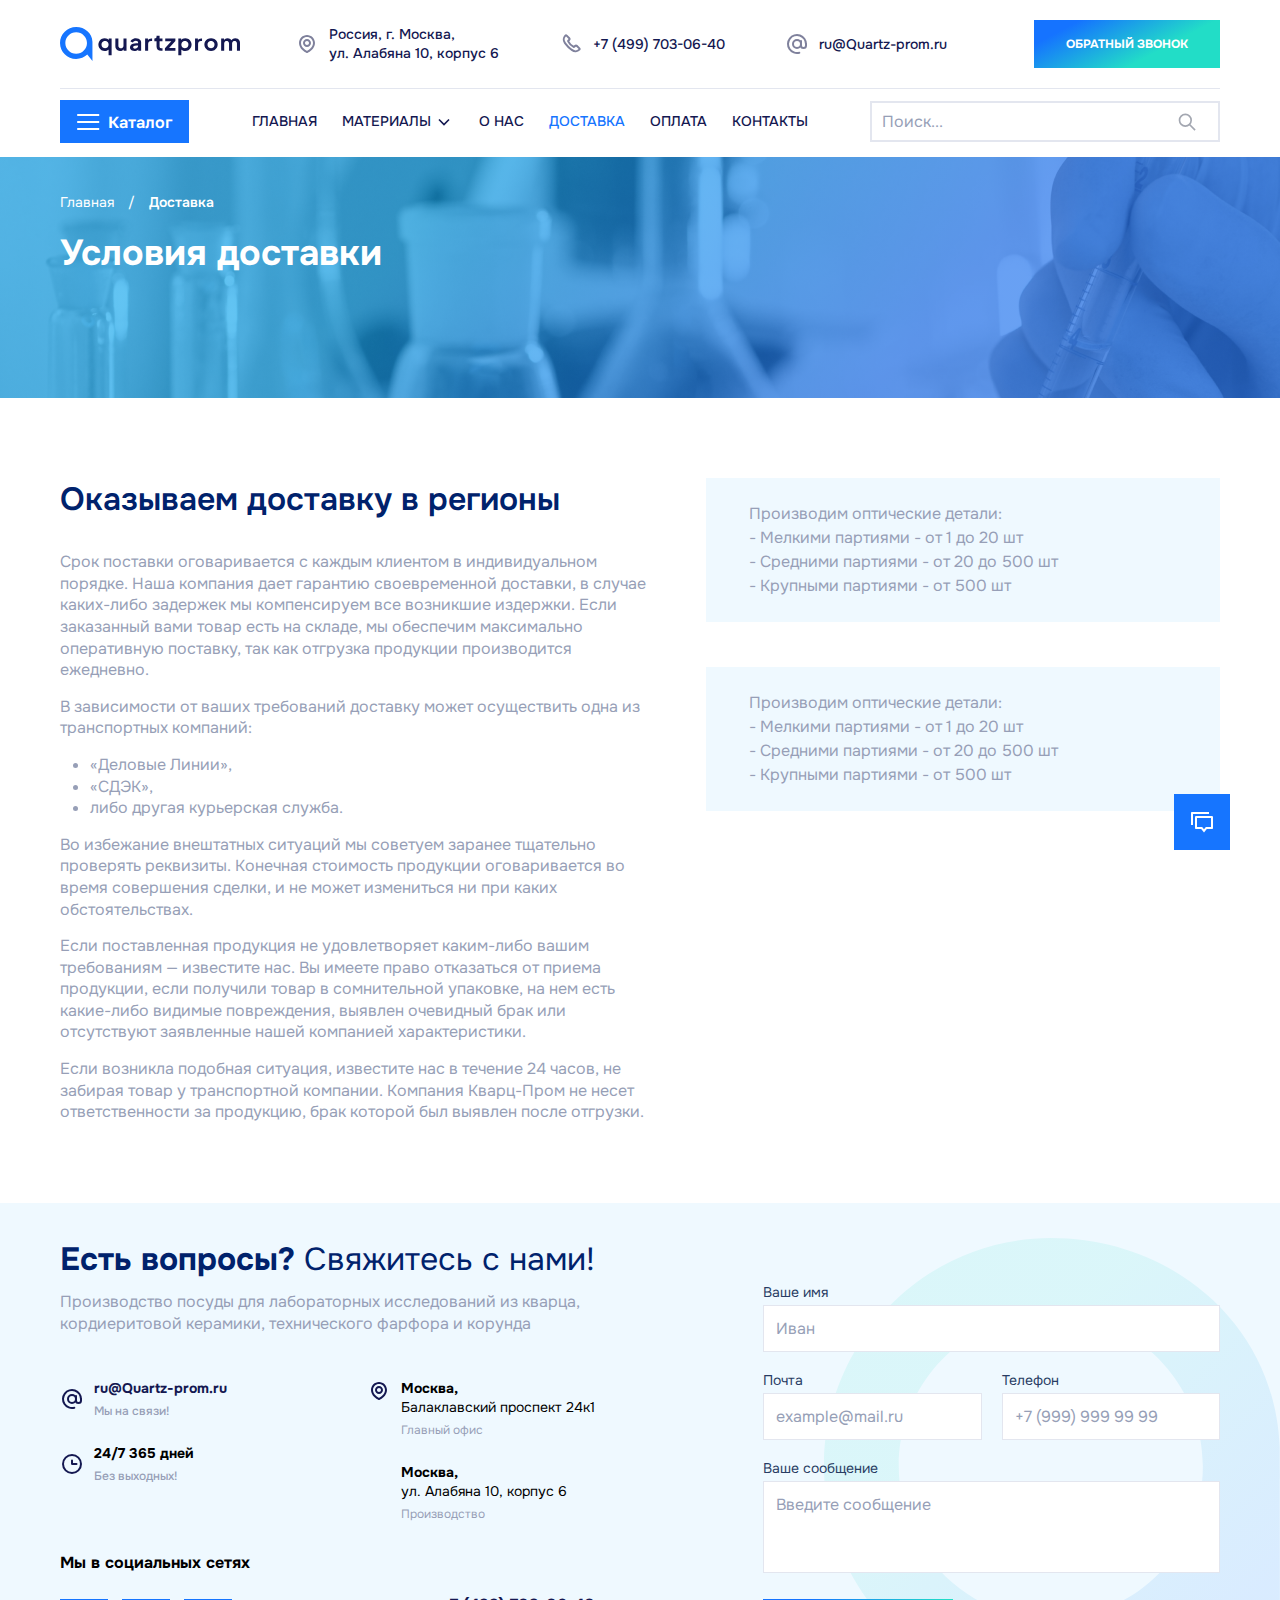
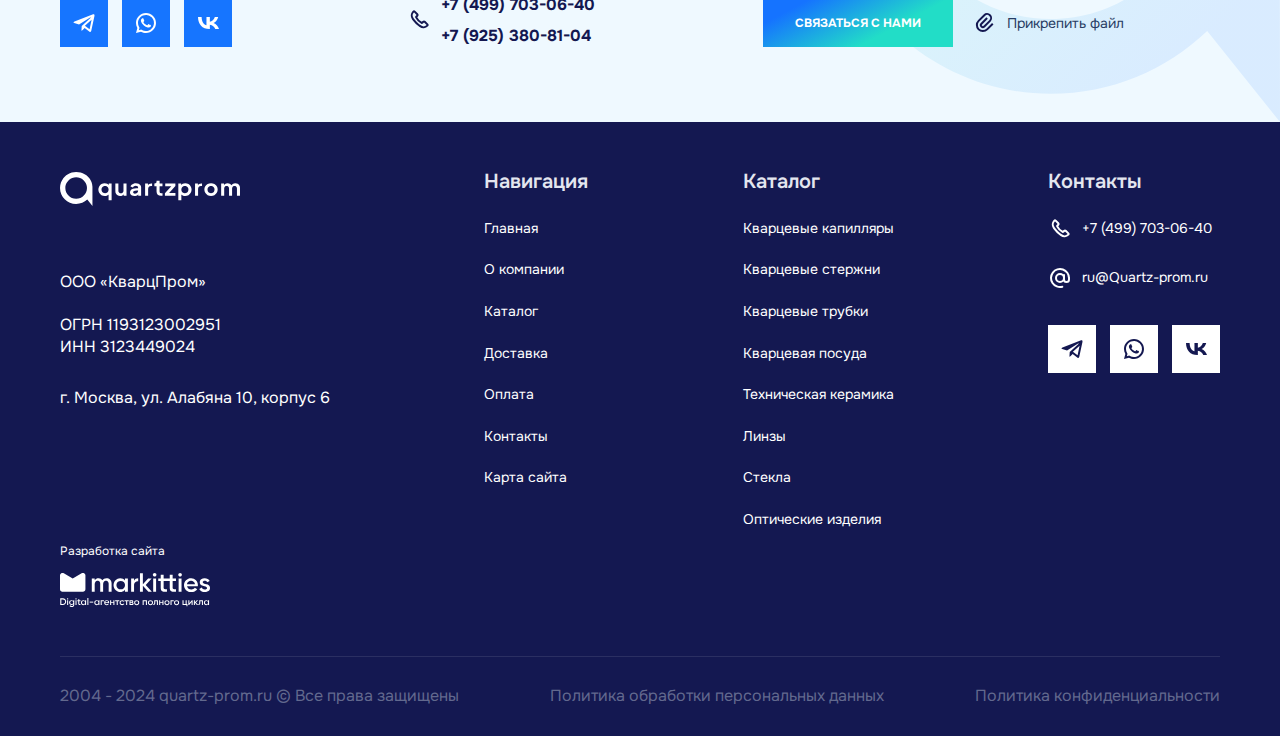
<file: delivery.html>
<!DOCTYPE html>
<html lang="ru">

<head>

	<meta charset="utf-8">

	<title>Title</title>
	<meta name="description" content="">

	<meta http-equiv="X-UA-Compatible" content="IE=edge">
	<meta name="viewport" content="width=device-width, initial-scale=1, maximum-scale=1">
	<meta name="format-detection" content="telephone=no">

	<meta property="og:image" content="path/to/image.jpg">
	<link rel="shortcut icon" href="img/favicon/favicon.ico" type="image/x-icon">
	<link rel="apple-touch-icon" href="img/favicon/apple-touch-icon.png">
	<link rel="apple-touch-icon" sizes="72x72" href="img/favicon/apple-touch-icon-72x72.png">
	<link rel="apple-touch-icon" sizes="114x114" href="img/favicon/apple-touch-icon-114x114.png">

	<!-- Chrome, Firefox OS and Opera -->
	<meta name="theme-color" content="#E3E6EF">
	<!-- Windows Phone -->
	<meta name="msapplication-navbutton-color" content="#E3E6EF">
	<!-- iOS Safari -->
	<meta name="apple-mobile-web-app-status-bar-style" content="#E3E6EF">

	<link rel="stylesheet" href="css/main.min.css">

</head>

<body>

	<div class="page--wrapper">
		<header class="header">
			<div class="container">
				<div class="row">
					<div class="header--wrapper">
						<div class="header--top">
							<a href="index.html" class="logo"><img src="img/logo.svg" alt="#"></a>
							<ul class="header--social social">
								<li>
									<a href="#" target="_blank">
										<svg class="svg svg--address" xmlns="http://www.w3.org/2000/svg" viewBox="0 0 24 24" fill="none">
											<path d="M12.398 19.804L12.8585 20.6917L12.8585 20.6917L12.398 19.804ZM11.602 19.804L11.1415 20.6917L11.1415 20.6917L11.602 19.804ZM18 11C18 13.1458 16.9079 14.9159 15.545 16.2906C14.183 17.6644 12.6342 18.555 11.9376 18.9163L12.8585 20.6917C13.6448 20.2838 15.397 19.2805 16.9653 17.6987C18.5326 16.1178 20 13.8706 20 11H18ZM12 5C15.3137 5 18 7.68629 18 11H20C20 6.58172 16.4183 3 12 3V5ZM6 11C6 7.68629 8.68629 5 12 5V3C7.58172 3 4 6.58172 4 11H6ZM12.0624 18.9163C11.3658 18.555 9.81702 17.6644 8.45503 16.2906C7.09211 14.9159 6 13.1458 6 11H4C4 13.8706 5.46741 16.1178 7.03474 17.6987C8.60299 19.2805 10.3552 20.2838 11.1415 20.6917L12.0624 18.9163ZM11.9376 18.9163C11.9514 18.9091 11.9733 18.9023 12 18.9023C12.0267 18.9023 12.0486 18.9091 12.0624 18.9163L11.1415 20.6917C11.6831 20.9726 12.3169 20.9726 12.8585 20.6917L11.9376 18.9163ZM14 11C14 12.1046 13.1046 13 12 13V15C14.2091 15 16 13.2091 16 11H14ZM12 9C13.1046 9 14 9.89543 14 11H16C16 8.79086 14.2091 7 12 7V9ZM10 11C10 9.89543 10.8954 9 12 9V7C9.79086 7 8 8.79086 8 11H10ZM12 13C10.8954 13 10 12.1046 10 11H8C8 13.2091 9.79086 15 12 15V13Z" fill="#7F819C"/>
										</svg>
										<span>
											Россия, г. Москва,<br>
											ул. Алабяна 10, корпус 6
										</span>
									</a>
								</li>
								<li>
									<a href="tel:+74997030640" target="_blank">
										<svg class="svg svg--phone" xmlns="http://www.w3.org/2000/svg" viewBox="0 0 24 24" fill="none">
											<path d="M17.7071 13.7071L20.3552 16.3552C20.7113 16.7113 20.7113 17.2887 20.3552 17.6448C18.43 19.57 15.3821 19.7866 13.204 18.153L11.6286 16.9714C9.88504 15.6638 8.33622 14.115 7.02857 12.3714L5.84701 10.796C4.21341 8.61788 4.43001 5.56999 6.35523 3.64477C6.71133 3.28867 7.28867 3.28867 7.64477 3.64477L10.2929 6.29289C10.6834 6.68342 10.6834 7.31658 10.2929 7.70711L9.27175 8.72825C9.10946 8.89054 9.06923 9.13846 9.17187 9.34373C10.3585 11.7171 12.2829 13.6415 14.6563 14.8281C14.8615 14.9308 15.1095 14.8905 15.2717 14.7283L16.2929 13.7071C16.6834 13.3166 17.3166 13.3166 17.7071 13.7071Z" stroke="#7F819C" stroke-width="2"/>
										</svg>
										<span>+7 (499) 703-06-40</span>
									</a>
								</li>
								<li>
									<a href="mailto:ru@Quartz-prom.ru" target="_blank">
										<svg class="svg svg--mail" xmlns="http://www.w3.org/2000/svg" viewBox="0 0 24 24" fill="none">
											<path d="M21 12C21 10.1195 20.411 8.28625 19.3156 6.7577C18.2203 5.22915 16.6736 4.08209 14.893 3.47763C13.1123 2.87316 11.187 2.84166 9.38744 3.38754C7.58792 3.93341 6.00459 5.02925 4.85982 6.52115C3.71505 8.01304 3.06635 9.82604 3.00482 11.7055C2.94329 13.585 3.47203 15.4366 4.51677 17.0001C5.56152 18.5637 7.06979 19.7608 8.82975 20.4232C10.5897 21.0856 12.513 21.18 14.3294 20.6933" stroke="#7F819C" stroke-width="2" stroke-linecap="round"/>
											<circle cx="12" cy="12" r="4" stroke="#7F819C" stroke-width="2"/>
											<path d="M16 9V13.5C16 14.8807 17.1193 16 18.5 16V16C19.8807 16 21 14.8807 21 13.5V12" stroke="#7F819C" stroke-width="2" stroke-linecap="round"/>
										</svg>
										<span>ru@Quartz-prom.ru</span>
									</a>
								</li>
							</ul>
							<button class="button button--maingradient modal--open">
								<span>Обратный звонок</span>
							</button>
							<button class="search--button">
								<svg xmlns="http://www.w3.org/2000/svg" width="20" height="20" viewBox="0 0 20 20" fill="none">
									<path fill-rule="evenodd" clip-rule="evenodd" d="M8.33317 3.33341C5.57175 3.33341 3.33317 5.57199 3.33317 8.33342C3.33317 11.0948 5.57175 13.3334 8.33317 13.3334C11.0946 13.3334 13.3332 11.0948 13.3332 8.33342C13.3332 5.57199 11.0946 3.33341 8.33317 3.33341ZM1.6665 8.33342C1.6665 4.65152 4.65127 1.66675 8.33317 1.66675C12.0151 1.66675 14.9998 4.65152 14.9998 8.33342C14.9998 12.0153 12.0151 15.0001 8.33317 15.0001C4.65127 15.0001 1.6665 12.0153 1.6665 8.33342Z" fill="#A3A7B1"></path>
									<path fill-rule="evenodd" clip-rule="evenodd" d="M11.9106 11.9108C12.236 11.5854 12.7637 11.5854 13.0891 11.9108L18.6784 17.5001L17.4998 18.6786L11.9106 13.0893C11.5851 12.7639 11.5851 12.2363 11.9106 11.9108Z" fill="#A3A7B1"></path>
								</svg>
							</button>
							<button class="menu--burger">
								<strong>Меню</strong>
								<div class="menu--burger__wrapper">
									<span></span><span></span><span></span>
								</div>
							</button>
						</div>
						<div class="header--bottom">
							<div class="header--bottom__catalog">
								<button class="button button--catalog">
									<div class="burger">
										<span></span>
										<span></span>
										<span></span>
									</div>
									<span>каталог</span>
								</button>
								<nav class="header--bottom__nav catalog--nav">
									<ul>
										<li>
											<a href="#">Стекла</a>
											<ul>
												<li><a href="catalog-type.html">Оптические клинья</a></li>
												<li><a href="catalog-type.html">Прямоугольные призмы</a></li>
												<li><a href="catalog-type.html">Оптические окна</a></li>
											</ul>
										</li>
										<li>
											<a href="#">Кварцевые стержни</a>
											<ul>
												<li><a href="catalog-type.html">Оптические клинья</a></li>
												<li><a href="catalog-type.html">Прямоугольные призмы</a></li>
												<li><a href="catalog-type.html">Оптические окна</a></li>
											</ul>
										</li>
										<li>
											<a href="#">Кварцевые трубки</a>
											<ul>
												<li><a href="catalog-type.html">Оптические клинья</a></li>
												<li><a href="catalog-type.html">Прямоугольные призмы</a></li>
												<li><a href="catalog-type.html">Оптические окна</a></li>
											</ul>
										</li>
										<li>
											<a href="#">Оптические изделия</a>
											<ul>
												<li><a href="catalog-type.html">Оптические клинья</a></li>
												<li><a href="catalog-type.html">Прямоугольные призмы</a></li>
												<li><a href="catalog-type.html">Оптические окна</a></li>
											</ul>
										</li>
										<li>
											<a href="#">Оптические изделия</a>
											<ul>
												<li><a href="catalog-type.html">Оптические клинья</a></li>
												<li><a href="catalog-type.html">Прямоугольные призмы</a></li>
												<li><a href="catalog-type.html">Оптические окна</a></li>
											</ul>
										</li>
										<li>
											<a href="#">Кварцевые стержни</a>
											<ul>
												<li><a href="catalog-type.html">Оптические клинья</a></li>
												<li><a href="catalog-type.html">Прямоугольные призмы</a></li>
												<li><a href="catalog-type.html">Оптические окна</a></li>
											</ul>
										</li>
										<li>
											<a href="#">Оптические изделия</a>
											<ul>
												<li><a href="catalog-type.html">Оптические клинья</a></li>
												<li><a href="catalog-type.html">Прямоугольные призмы</a></li>
												<li><a href="catalog-type.html">Оптические окна</a></li>
											</ul>
										</li>
										<li>
											<a href="#">Техническая керамика</a>
											<ul>
												<li><a href="catalog-type.html">Оптические клинья</a></li>
												<li><a href="catalog-type.html">Прямоугольные призмы</a></li>
												<li><a href="catalog-type.html">Оптические окна</a></li>
											</ul>
										</li>
									</ul>
								</nav>
							</div>
							<nav class="menu">
								<ul class="list">
									<li><a href="index.html">Главная</a></li>
									<li class="menu-item-has-children">
										<a href="catalog-materials.html">Материалы</a>
										<ul>
											<li><a href="catalog-material.html">BaF2</a></li>
											<li><a href="catalog-material.html">CaF2</a></li>
											<li><a href="catalog-material.html">MgF2</a></li>
											<li><a href="catalog-material.html">ZnSe</a></li>
											<li><a href="catalog-material.html">ZnS</a></li>
											<li><a href="catalog-material.html">Ge</a></li>
											<li><a href="catalog-material.html">К8, ЛК5, ТФ10</a></li>
											<li><a href="catalog-material.html">Кварцевое стекло КУ-1, КУ-2, КВ, КИ</a></li>
										</ul>
									</li>
									<li><a href="about.html">О нас</a></li>
									<li class="current-menu-item"><a href="delivery.html">Доставка</a></li>
									<li><a href="payment.html">Оплата</a></li>
									<li><a href="contacts.html">Контакты</a></li>
								</ul>
							</nav>
							<form role="search" method="get" id="searchform" class="search search-form" action="#">
								<input class="search-field" type="search" name="s" value="" placeholder="Поиск...">
								<input class="search-submit" type="submit" id="searchsubmit" value="">
							</form>
						</div>
					</div>
				</div>
			</div>
		</header>

		<main class="main about delivery">
			<section class="main--header section" style="background-image: url(img/delivery/close-up-hand-holding-lab-pipette\ 1.png);">
				<div class="container">
					<div class="row">
						<div class="breadcrumbs" typeof="BreadcrumbList" vocab="https://schema.org/">
							<!-- Breadcrumb NavXT 7.3.1 -->
							<span property="itemListElement" typeof="ListItem">
								<a property="item" typeof="WebPage" title="Перейти на главную." href="index.html" class="home">
									<span property="name">Главная</span>
								</a>
								<meta property="position" content="1">
							</span>
							/
							<span property="itemListElement" typeof="ListItem">
								<span property="name" class="post post-page current-item breadcrumb_last">Доставка</span>
								<meta property="url" content="#">
								<meta property="position" content="3">
							</span>
						</div>
						<div class="main--header__text">
							<h1 class="h1">Условия доставки</h1>
						</div>
					</div>
				</div>
			</section>
			<section class="delivery--text section">
				<div class="container">
					<div class="row">
						<div class="delivery--text__wrapper">
							<div class="delivery--text__left redactor">
								<h2>Оказываем доставку в регионы</h2>
								<p>
									Срок поставки оговаривается с каждым клиентом в индивидуальном порядке. Наша компания дает гарантию своевременной
									доставки, в случае каких-либо задержек мы компенсируем все возникшие издержки. Если заказанный вами товар есть на
									складе, мы обеспечим максимально оперативную поставку, так как отгрузка продукции производится ежедневно.
								</p>
								<p>
									В зависимости от ваших требований доставку может осуществить одна из
									транспортных компаний:
								</p>
								<ul>
									<li>
										«Деловые Линии»,
									</li>
									<li>
										«СДЭК»,
									</li>
									<li>
										либо другая курьерская служба.
									</li>
								</ul>
								<p>
									Во избежание внештатных ситуаций мы советуем заранее тщательно проверять реквизиты. Конечная стоимость продукции
									оговаривается во время совершения сделки, и не может измениться ни при каких обстоятельствах.
								</p>
								<p>
									Если поставленная продукция не удовлетворяет каким-либо вашим требованиям — известите нас. Вы имеете право отказаться
									от
									приема продукции, если получили товар в сомнительной упаковке, на нем есть какие-либо видимые повреждения, выявлен
									очевидный брак или отсутствуют заявленные нашей компанией характеристики.
								</p>
								<p>
									Если возникла подобная ситуация, известите нас в течение 24 часов, не забирая товар у транспортной компании. Компания
									Кварц-Пром не несет ответственности за продукцию, брак которой был выявлен после отгрузки.
								</p>
							</div>
							<div class="delivery--text__right">
								<div class="delivery--text__block text-gray">
									Производим оптические детали:<br>
									- Мелкими партиями - от 1 до 20 шт<br>
									- Средними партиями - от 20 до 500 шт<br>
									- Крупными партиями - от 500 шт
								</div>
								<div class="delivery--text__block text-gray">
									Производим оптические детали:<br>
									- Мелкими партиями - от 1 до 20 шт<br>
									- Средними партиями - от 20 до 500 шт<br>
									- Крупными партиями - от 500 шт
								</div>
							</div>
					</div>
				</div>
			</section>
			<section class="main--contact section" style="background-image: url(img/form-logo.svg);">
				<div class="container">
					<div class="row">
						<div class="main--contact__wrapper">
							<div class="main--contact__left">
								<h2 class="h2"><b>Есть вопросы?</b> Свяжитесь с нами!</h2>
								<div class="main--contact__text text-gray">
									Производство посуды для лабораторных исследований из кварца, кордиеритовой керамики,  технического фарфора и корунда   
								</div>
								<div class="main--contact__list">
									<ul class="main--contact__social social">
										<li>
											<a href="mailto:ru@Quartz-prom.ru" class="mail" target="_blank">
												<svg class="svg svg--mail" xmlns="http://www.w3.org/2000/svg" viewBox="0 0 24 24" fill="none">
													<path d="M21 12C21 10.1195 20.411 8.28625 19.3156 6.7577C18.2203 5.22915 16.6736 4.08209 14.893 3.47763C13.1123 2.87316 11.187 2.84166 9.38744 3.38754C7.58792 3.93341 6.00459 5.02925 4.85982 6.52115C3.71505 8.01304 3.06635 9.82604 3.00482 11.7055C2.94329 13.585 3.47203 15.4366 4.51677 17.0001C5.56152 18.5637 7.06979 19.7608 8.82975 20.4232C10.5897 21.0856 12.513 21.18 14.3294 20.6933" stroke="#7F819C" stroke-width="2" stroke-linecap="round"/>
													<circle cx="12" cy="12" r="4" stroke="#7F819C" stroke-width="2"/>
													<path d="M16 9V13.5C16 14.8807 17.1193 16 18.5 16V16C19.8807 16 21 14.8807 21 13.5V12" stroke="#7F819C" stroke-width="2" stroke-linecap="round"/>
												</svg>
												<div class="mail-text">
													<b>ru@Quartz-prom.ru</b>
													<span class="text-gray">Мы на связи!</span>
												</div>
											</a>
										</li>
										<li>
											<div class="time">
												<svg class="svg svg-time" xmlns="http://www.w3.org/2000/svg" width="24" height="24" viewBox="0 0 24 24" fill="none">
													<circle cx="12" cy="12" r="9" stroke="#141851" stroke-width="2"/>
													<path d="M16.5 12H12.25C12.1119 12 12 11.8881 12 11.75V8.5" stroke="#141851" stroke-width="2" stroke-linecap="round"/>
												</svg>
												<div class="time-text">
													<b>24/7 365 дней</b>
													<span class="text-gray">Без выходных!</span>
												</div>
											</div>
										</li>
									</ul>
									<div class="main--contact__address">
										<div class="address">
											<svg class="svg svg--address" xmlns="http://www.w3.org/2000/svg" viewBox="0 0 24 24" fill="none">
												<path d="M12.398 19.804L12.8585 20.6917L12.8585 20.6917L12.398 19.804ZM11.602 19.804L11.1415 20.6917L11.1415 20.6917L11.602 19.804ZM18 11C18 13.1458 16.9079 14.9159 15.545 16.2906C14.183 17.6644 12.6342 18.555 11.9376 18.9163L12.8585 20.6917C13.6448 20.2838 15.397 19.2805 16.9653 17.6987C18.5326 16.1178 20 13.8706 20 11H18ZM12 5C15.3137 5 18 7.68629 18 11H20C20 6.58172 16.4183 3 12 3V5ZM6 11C6 7.68629 8.68629 5 12 5V3C7.58172 3 4 6.58172 4 11H6ZM12.0624 18.9163C11.3658 18.555 9.81702 17.6644 8.45503 16.2906C7.09211 14.9159 6 13.1458 6 11H4C4 13.8706 5.46741 16.1178 7.03474 17.6987C8.60299 19.2805 10.3552 20.2838 11.1415 20.6917L12.0624 18.9163ZM11.9376 18.9163C11.9514 18.9091 11.9733 18.9023 12 18.9023C12.0267 18.9023 12.0486 18.9091 12.0624 18.9163L11.1415 20.6917C11.6831 20.9726 12.3169 20.9726 12.8585 20.6917L11.9376 18.9163ZM14 11C14 12.1046 13.1046 13 12 13V15C14.2091 15 16 13.2091 16 11H14ZM12 9C13.1046 9 14 9.89543 14 11H16C16 8.79086 14.2091 7 12 7V9ZM10 11C10 9.89543 10.8954 9 12 9V7C9.79086 7 8 8.79086 8 11H10ZM12 13C10.8954 13 10 12.1046 10 11H8C8 13.2091 9.79086 15 12 15V13Z" fill="#7F819C"/>
											</svg>
											<div class="address--wrapper">
												<div class="address-1">
													<div class="address-text">
														<span>
															<b>Москва,</b><br>
															Балаклавский проспект 24к1
														</span>
														<span class="address-type text-gray">Главный офис</span>
													</div>
												</div>
												<div class="address-2">
													<div class="address-text">
														<span>
															<b>Москва,</b><br>
															ул. Алабяна 10, корпус 6
														</span>
														<span class="address-type text-gray">Производство</span>
													</div>
												</div>
											</div>
										</div>
									</div>
								</div>
								<div class="main--contact__list">
									<ul class="main--contact__social social">
										<li class="main--contact__links">
											<b>Мы в социальных сетях</b>
											<ul>
												<li>
													<a href="#" class="telegram" target="_blank">
														<svg width="48" height="48" viewBox="0 0 48 48" fill="none" xmlns="http://www.w3.org/2000/svg">
															<rect width="48" height="48" fill="#1675FF"/>
															<path fill-rule="evenodd" clip-rule="evenodd" d="M21.7372 26.8922L21.4105 31.8272C21.8889 31.8272 22.1105 31.6056 22.3789 31.3372L24.7006 29.0856L29.5305 32.6556C30.4172 33.1456 31.0589 32.8889 31.2805 31.8272L34.4539 16.8822C34.7805 15.5756 33.9639 14.9806 33.1122 15.3656L14.4805 22.5522C13.2089 23.0656 13.2205 23.7772 14.2472 24.0689L19.0305 25.5856L30.0905 18.5972C30.19 18.5376 30.2877 18.4955 30.3781 18.4689L30.3811 18.4681C30.5039 18.4324 30.613 18.4254 30.6944 18.4418C30.8687 18.4769 30.9158 18.6196 30.6972 18.8189L21.7372 26.8922ZM31.599 20.6985L24.893 26.7408L29.5803 30.2053L31.599 20.6985ZM29.3014 31.5002C29.3014 31.5002 29.3028 31.4948 29.3064 31.4857C29.3034 31.4959 29.3014 31.5002 29.3014 31.5002ZM32.5302 16.3139L32.5299 16.3164L32.5302 16.3139Z" fill="white"/>
														</svg>
													</a>
												</li>
												<li>
													<a href="#" class="whatsapp" target="_blank">
														<svg width="48" height="48" viewBox="0 0 48 48" fill="none" xmlns="http://www.w3.org/2000/svg">
															<rect width="48" height="48" fill="#1675FF"/>
															<g clip-path="url(#clip0_198_419)">
															<path d="M19.253 30.494L19.977 30.917C21.198 31.6291 22.5866 32.0029 24 32C25.5823 32 27.129 31.5308 28.4446 30.6518C29.7602 29.7727 30.7855 28.5233 31.3911 27.0615C31.9966 25.5997 32.155 23.9911 31.8463 22.4393C31.5376 20.8874 30.7757 19.462 29.6569 18.3431C28.538 17.2243 27.1126 16.4624 25.5607 16.1537C24.0089 15.845 22.4004 16.0035 20.9385 16.609C19.4767 17.2145 18.2273 18.2398 17.3483 19.5554C16.4692 20.871 16 22.4177 16 24C16 25.436 16.377 26.813 17.084 28.024L17.506 28.748L16.853 31.149L19.253 30.494ZM14.004 34L15.356 29.032C14.4652 27.5049 13.9971 25.768 14 24C14 18.477 18.477 14 24 14C29.523 14 34 18.477 34 24C34 29.523 29.523 34 24 34C22.2328 34.0029 20.4967 33.5352 18.97 32.645L14.004 34ZM20.391 19.308C20.525 19.298 20.66 19.298 20.794 19.304C20.848 19.308 20.902 19.314 20.956 19.32C21.115 19.338 21.29 19.435 21.349 19.569C21.647 20.245 21.937 20.926 22.217 21.609C22.279 21.761 22.242 21.956 22.124 22.146C22.0429 22.2745 21.9551 22.3986 21.861 22.518C21.748 22.663 21.505 22.929 21.505 22.929C21.505 22.929 21.406 23.047 21.444 23.194C21.458 23.25 21.504 23.331 21.546 23.399L21.605 23.494C21.861 23.921 22.205 24.354 22.625 24.762C22.745 24.878 22.862 24.997 22.988 25.108C23.456 25.521 23.986 25.858 24.558 26.108L24.563 26.11C24.648 26.147 24.691 26.167 24.815 26.22C24.877 26.246 24.941 26.269 25.006 26.286C25.0732 26.3031 25.1439 26.2999 25.2093 26.2767C25.2746 26.2536 25.3316 26.2116 25.373 26.156C26.097 25.279 26.163 25.222 26.169 25.222V25.224C26.2193 25.1771 26.2791 25.1415 26.3443 25.1196C26.4095 25.0977 26.4786 25.09 26.547 25.097C26.607 25.101 26.668 25.112 26.724 25.137C27.255 25.38 28.124 25.759 28.124 25.759L28.706 26.02C28.804 26.067 28.893 26.178 28.896 26.285C28.9 26.352 28.906 26.46 28.883 26.658C28.851 26.917 28.773 27.228 28.695 27.391C28.6416 27.5022 28.5707 27.6042 28.485 27.693C28.3841 27.7989 28.2736 27.8954 28.155 27.981C28.114 28.0119 28.0723 28.0419 28.03 28.071C27.9056 28.1499 27.7778 28.2233 27.647 28.291C27.3895 28.4278 27.1052 28.5063 26.814 28.521C26.629 28.531 26.444 28.545 26.258 28.535C26.25 28.535 25.69 28.448 25.69 28.448C24.2683 28.074 22.9534 27.3735 21.85 26.402C21.624 26.203 21.415 25.989 21.201 25.776C20.311 24.891 19.639 23.936 19.231 23.034C19.0222 22.5913 18.9094 22.1094 18.9 21.62C18.8959 21.0129 19.0944 20.4217 19.464 19.94C19.537 19.846 19.606 19.748 19.725 19.635C19.852 19.515 19.932 19.451 20.019 19.407C20.1347 19.349 20.2609 19.315 20.39 19.307L20.391 19.308Z" fill="white"/>
															</g>
															<defs>
															<clipPath id="clip0_198_419">
															<rect width="24" height="24" fill="white" transform="translate(12 12)"/>
															</clipPath>
															</defs>
														</svg>
													</a>
												</li>
												<li>
													<a href="#" class="vk" target="_blank">
														<svg width="48" height="48" viewBox="0 0 48 48" fill="none" xmlns="http://www.w3.org/2000/svg">
															<rect width="48" height="48" fill="#1675FF"/>
															<path d="M25.4336 30C18.2587 30 14.1678 25.5036 14 18.0096H17.6084C17.7238 23.5052 20.3671 25.8303 22.465 26.3106V18.0096H25.8531V22.7462C27.9196 22.5444 30.1014 20.3827 30.8357 18H34.2133C33.9379 19.2334 33.3877 20.4015 32.5972 21.4314C31.8067 22.4613 30.7928 23.3308 29.6189 23.9856C30.929 24.5828 32.0859 25.4277 33.0135 26.4644C33.941 27.5011 34.6181 28.7061 35 30H31.2762C30.479 27.723 28.486 25.9552 25.8531 25.715V30H25.4441H25.4336Z" fill="white"/>
														</svg>
													</a>
												</li>
											</ul>
										</li>
									</ul>
									<div class="phones">
										<svg class="svg svg-phone" xmlns="http://www.w3.org/2000/svg" width="24" height="24" viewBox="0 0 24 24" fill="none">
											<path d="M17.7071 13.7071L20.3552 16.3552C20.7113 16.7113 20.7113 17.2887 20.3552 17.6448C18.43 19.57 15.3821 19.7866 13.204 18.153L11.6286 16.9714C9.88504 15.6638 8.33622 14.115 7.02857 12.3714L5.84701 10.796C4.21341 8.61788 4.43001 5.56999 6.35523 3.64477C6.71133 3.28867 7.28867 3.28867 7.64477 3.64477L10.2929 6.29289C10.6834 6.68342 10.6834 7.31658 10.2929 7.70711L9.27175 8.72825C9.10946 8.89054 9.06923 9.13846 9.17187 9.34373C10.3585 11.7171 12.2829 13.6415 14.6563 14.8281C14.8615 14.9308 15.1095 14.8905 15.2717 14.7283L16.2929 13.7071C16.6834 13.3166 17.3166 13.3166 17.7071 13.7071Z" stroke="#141851" stroke-width="2"/>
										</svg>
										<div class="phones-wrapper">
											<a href="tel:+74997030640" target="_blank">+7 (499) 703-06-40</a>
											<a href="tel:+79253808104" target="_blank">+7 (925) 380-81-04</a>
										</div>
									</div>
								</div>
							</div>
							<div class="main--contact__right">
								<form action="/#wpcf7-f479-o1" method="post" class="wpcf7-form init" aria-label="Contact form" novalidate="novalidate" data-status="init">
									<div style="display: none;">
										<input type="hidden" name="_wpcf7" value="479">
										<input type="hidden" name="_wpcf7_version" value="6.0">
										<input type="hidden" name="_wpcf7_locale" value="en_US">
										<input type="hidden" name="_wpcf7_unit_tag" value="wpcf7-f479-o1">
										<input type="hidden" name="_wpcf7_container_post" value="0">
										<input type="hidden" name="_wpcf7_posted_data_hash" value="">
										<input type="hidden" name="_wpcf7_key" value="footer-form-en">
										<input type="hidden" name="_cf7sg_toggles" value="">
										<input type="hidden" name="_cf7sg_version" value="4.15.7">
										<input type="hidden" name="_wpnonce" value="fc7cc9148a">
										<input type="hidden" name="_wpcf7_lang" value="en">
									</div>
									<div class="main--form__block first">
										<label>Ваше имя</label>
										<span class="wpcf7-form-control-wrap" data-name="fio"><input size="40" maxlength="400" class="wpcf7-form-control wpcf7-text wpcf7-validates-as-required" aria-required="true" aria-invalid="false" placeholder="Иван" value="" type="text" name="fio"></span>
									</div>
									<div class="main--form__wrapper">
										<div class="main--form__block">
											<label>Почта</label>
											<span class="wpcf7-form-control-wrap" data-name="email2"><input size="40" maxlength="400" class="wpcf7-form-control wpcf7-email wpcf7-validates-as-required wpcf7-text wpcf7-validates-as-email" aria-required="true" aria-invalid="false" placeholder="example@mail.ru" value="" type="email" name="email2"></span>
										</div>
										<div class="main--form__block">
											<label>Телефон</label>
											<span class="wpcf7-form-control-wrap" data-name="tel2"><input size="40" maxlength="400" class="wpcf7-form-control wpcf7-tel wpcf7-text wpcf7-validates-as-tel" aria-invalid="false" placeholder="+7 (999) 999 99 99" value="" type="tel" name="tel2"></span>
										</div>
									</div>
									<div class="main--form__block">
										<label>Ваше сообщение</label>
										<span class="wpcf7-form-control-wrap" data-name="textarea2"><textarea cols="40" rows="10" maxlength="2000" class="wpcf7-form-control wpcf7-textarea" aria-invalid="false" placeholder="Введите сообщение" name="textarea2"></textarea></span>
									</div>
									<div class="main--form__footer">
										<div class="main--form__button">
											<button class="button button--maingradient wpcf7-form-control wpcf7-submit" type="submit">
												<span>Связаться с нами</span>
											</button>
										</div>
										<div class="main--form__block file">
											<label for="file-1" class="input__file-button">
												<span class="input__file-button-text">Прикрепить файл</span>
											</label>
											<span class="wpcf7-form-control-wrap" data-name="file-1"><input size="40" class="wpcf7-form-control wpcf7-file" id="file-1" accept=".pdf,.txt,.png,.jpg,.docx,.doc,.ppt,.jpeg,.pptx" aria-invalid="false" type="file" name="file-1" multiple></span>
										</div>
									</div>
									</form>
							</div>
						</div>
					</div>
				</div>
			</section>
		</main>

		<footer class="footer">
			<div class="container">
				<div class="row">
					<div class="footer--top">
						<div class="footer--info">
							<div class="logo"><img src="img/logo-white.svg" alt="#"></div>
							<div class="footer--info__company">
								<div>
									ООО «КварцПром»
									<br><br>
									ОГРН 1193123002951 <br>
									ИНН 3123449024
								</div>
								<span>г. Москва, ул. Алабяна 10, корпус 6</span>
							</div>
						</div>
						<nav class="footer--block footer--nav">
							<span>Навигация</span>
							<ul>
								<li><a href="index.html">Главная</a></li>
								<li><a href="about.html">О компании</a></li>
								<li><a href="catalog.html">Каталог</a></li>
								<li><a href="delivery.html">Доставка</a></li>
								<li><a href="payment.html">Оплата</a></li>
								<li><a href="contacts.html">Контакты</a></li>
								<li><a href="#">Карта сайта</a></li>
							</ul>
						</nav>
						<nav class="footer--block footer--nav">
							<span>Каталог</span>
							<ul>
								<li><a href="catalog-type.html">Кварцевые капилляры</a></li>
								<li><a href="catalog-type.html">Кварцевые стержни</a></li>
								<li><a href="catalog-type.html">Кварцевые трубки</a></li>
								<li><a href="catalog-type.html">Кварцевая посуда</a></li>
								<li><a href="catalog-type.html">Техническая керамика</a></li>
								<li><a href="catalog-type.html">Линзы</a></li>
								<li><a href="catalog-type.html">Стекла</a></li>
								<li><a href="catalog-type.html">Оптические изделия</a></li>
							</ul>
						</nav>
						<div class="footer--block footer--contacts">
							<span>Контакты</span>
							<ul class="social">
								<li>
									<a href="tel:+74997030640" target="_blank">
										<svg class="svg svg--phone" xmlns="http://www.w3.org/2000/svg" viewBox="0 0 24 24" fill="none">
											<path d="M17.7071 13.7071L20.3552 16.3552C20.7113 16.7113 20.7113 17.2887 20.3552 17.6448C18.43 19.57 15.3821 19.7866 13.204 18.153L11.6286 16.9714C9.88504 15.6638 8.33622 14.115 7.02857 12.3714L5.84701 10.796C4.21341 8.61788 4.43001 5.56999 6.35523 3.64477C6.71133 3.28867 7.28867 3.28867 7.64477 3.64477L10.2929 6.29289C10.6834 6.68342 10.6834 7.31658 10.2929 7.70711L9.27175 8.72825C9.10946 8.89054 9.06923 9.13846 9.17187 9.34373C10.3585 11.7171 12.2829 13.6415 14.6563 14.8281C14.8615 14.9308 15.1095 14.8905 15.2717 14.7283L16.2929 13.7071C16.6834 13.3166 17.3166 13.3166 17.7071 13.7071Z" stroke="#7F819C" stroke-width="2"/>
										</svg>
										<span>+7 (499) 703-06-40</span>
									</a>
								</li>
								<li>
									<a href="mailto:ru@Quartz-prom.ru" target="_blank">
										<svg class="svg svg--mail" xmlns="http://www.w3.org/2000/svg" viewBox="0 0 24 24" fill="none">
											<path d="M21 12C21 10.1195 20.411 8.28625 19.3156 6.7577C18.2203 5.22915 16.6736 4.08209 14.893 3.47763C13.1123 2.87316 11.187 2.84166 9.38744 3.38754C7.58792 3.93341 6.00459 5.02925 4.85982 6.52115C3.71505 8.01304 3.06635 9.82604 3.00482 11.7055C2.94329 13.585 3.47203 15.4366 4.51677 17.0001C5.56152 18.5637 7.06979 19.7608 8.82975 20.4232C10.5897 21.0856 12.513 21.18 14.3294 20.6933" stroke="#7F819C" stroke-width="2" stroke-linecap="round"/>
											<circle cx="12" cy="12" r="4" stroke="#7F819C" stroke-width="2"/>
											<path d="M16 9V13.5C16 14.8807 17.1193 16 18.5 16V16C19.8807 16 21 14.8807 21 13.5V12" stroke="#7F819C" stroke-width="2" stroke-linecap="round"/>
										</svg>
										<span>ru@Quartz-prom.ru</span>
									</a>
								</li>
								<li class="main--contact__links">
									<ul>
										<li>
											<a href="#" class="telegram" target="_blank">
												<svg width="48" height="48" viewBox="0 0 48 48" fill="none" xmlns="http://www.w3.org/2000/svg">
													<rect width="48" height="48" fill="#1675FF"/>
													<path fill-rule="evenodd" clip-rule="evenodd" d="M21.7372 26.8922L21.4105 31.8272C21.8889 31.8272 22.1105 31.6056 22.3789 31.3372L24.7006 29.0856L29.5305 32.6556C30.4172 33.1456 31.0589 32.8889 31.2805 31.8272L34.4539 16.8822C34.7805 15.5756 33.9639 14.9806 33.1122 15.3656L14.4805 22.5522C13.2089 23.0656 13.2205 23.7772 14.2472 24.0689L19.0305 25.5856L30.0905 18.5972C30.19 18.5376 30.2877 18.4955 30.3781 18.4689L30.3811 18.4681C30.5039 18.4324 30.613 18.4254 30.6944 18.4418C30.8687 18.4769 30.9158 18.6196 30.6972 18.8189L21.7372 26.8922ZM31.599 20.6985L24.893 26.7408L29.5803 30.2053L31.599 20.6985ZM29.3014 31.5002C29.3014 31.5002 29.3028 31.4948 29.3064 31.4857C29.3034 31.4959 29.3014 31.5002 29.3014 31.5002ZM32.5302 16.3139L32.5299 16.3164L32.5302 16.3139Z" fill="white"/>
												</svg>
											</a>
										</li>
										<li>
											<a href="#" class="whatsapp" target="_blank">
												<svg width="48" height="48" viewBox="0 0 48 48" fill="none" xmlns="http://www.w3.org/2000/svg">
													<rect width="48" height="48" fill="#1675FF"/>
													<g clip-path="url(#clip0_198_419)">
													<path d="M19.253 30.494L19.977 30.917C21.198 31.6291 22.5866 32.0029 24 32C25.5823 32 27.129 31.5308 28.4446 30.6518C29.7602 29.7727 30.7855 28.5233 31.3911 27.0615C31.9966 25.5997 32.155 23.9911 31.8463 22.4393C31.5376 20.8874 30.7757 19.462 29.6569 18.3431C28.538 17.2243 27.1126 16.4624 25.5607 16.1537C24.0089 15.845 22.4004 16.0035 20.9385 16.609C19.4767 17.2145 18.2273 18.2398 17.3483 19.5554C16.4692 20.871 16 22.4177 16 24C16 25.436 16.377 26.813 17.084 28.024L17.506 28.748L16.853 31.149L19.253 30.494ZM14.004 34L15.356 29.032C14.4652 27.5049 13.9971 25.768 14 24C14 18.477 18.477 14 24 14C29.523 14 34 18.477 34 24C34 29.523 29.523 34 24 34C22.2328 34.0029 20.4967 33.5352 18.97 32.645L14.004 34ZM20.391 19.308C20.525 19.298 20.66 19.298 20.794 19.304C20.848 19.308 20.902 19.314 20.956 19.32C21.115 19.338 21.29 19.435 21.349 19.569C21.647 20.245 21.937 20.926 22.217 21.609C22.279 21.761 22.242 21.956 22.124 22.146C22.0429 22.2745 21.9551 22.3986 21.861 22.518C21.748 22.663 21.505 22.929 21.505 22.929C21.505 22.929 21.406 23.047 21.444 23.194C21.458 23.25 21.504 23.331 21.546 23.399L21.605 23.494C21.861 23.921 22.205 24.354 22.625 24.762C22.745 24.878 22.862 24.997 22.988 25.108C23.456 25.521 23.986 25.858 24.558 26.108L24.563 26.11C24.648 26.147 24.691 26.167 24.815 26.22C24.877 26.246 24.941 26.269 25.006 26.286C25.0732 26.3031 25.1439 26.2999 25.2093 26.2767C25.2746 26.2536 25.3316 26.2116 25.373 26.156C26.097 25.279 26.163 25.222 26.169 25.222V25.224C26.2193 25.1771 26.2791 25.1415 26.3443 25.1196C26.4095 25.0977 26.4786 25.09 26.547 25.097C26.607 25.101 26.668 25.112 26.724 25.137C27.255 25.38 28.124 25.759 28.124 25.759L28.706 26.02C28.804 26.067 28.893 26.178 28.896 26.285C28.9 26.352 28.906 26.46 28.883 26.658C28.851 26.917 28.773 27.228 28.695 27.391C28.6416 27.5022 28.5707 27.6042 28.485 27.693C28.3841 27.7989 28.2736 27.8954 28.155 27.981C28.114 28.0119 28.0723 28.0419 28.03 28.071C27.9056 28.1499 27.7778 28.2233 27.647 28.291C27.3895 28.4278 27.1052 28.5063 26.814 28.521C26.629 28.531 26.444 28.545 26.258 28.535C26.25 28.535 25.69 28.448 25.69 28.448C24.2683 28.074 22.9534 27.3735 21.85 26.402C21.624 26.203 21.415 25.989 21.201 25.776C20.311 24.891 19.639 23.936 19.231 23.034C19.0222 22.5913 18.9094 22.1094 18.9 21.62C18.8959 21.0129 19.0944 20.4217 19.464 19.94C19.537 19.846 19.606 19.748 19.725 19.635C19.852 19.515 19.932 19.451 20.019 19.407C20.1347 19.349 20.2609 19.315 20.39 19.307L20.391 19.308Z" fill="white"/>
													</g>
													<defs>
													<clipPath id="clip0_198_419">
													<rect width="24" height="24" fill="white" transform="translate(12 12)"/>
													</clipPath>
													</defs>
												</svg>
											</a>
										</li>
										<li>
											<a href="#" class="vk" target="_blank">
												<svg width="48" height="48" viewBox="0 0 48 48" fill="none" xmlns="http://www.w3.org/2000/svg">
													<rect width="48" height="48" fill="#1675FF"/>
													<path d="M25.4336 30C18.2587 30 14.1678 25.5036 14 18.0096H17.6084C17.7238 23.5052 20.3671 25.8303 22.465 26.3106V18.0096H25.8531V22.7462C27.9196 22.5444 30.1014 20.3827 30.8357 18H34.2133C33.9379 19.2334 33.3877 20.4015 32.5972 21.4314C31.8067 22.4613 30.7928 23.3308 29.6189 23.9856C30.929 24.5828 32.0859 25.4277 33.0135 26.4644C33.941 27.5011 34.6181 28.7061 35 30H31.2762C30.479 27.723 28.486 25.9552 25.8531 25.715V30H25.4441H25.4336Z" fill="white"/>
												</svg>
											</a>
										</li>
									</ul>
								</li>
							</ul>
						</div>
					</div>
					<div class="footer--info__developers">
						<span>Разработка сайта</span>
						<img src="img/develop.svg" alt="#">
					</div>
					<div class="footer--bottom">
						<span>2004 - 2024 quartz-prom.ru © Все права защищены</span>
						<a href="#">Политика обработки персональных данных</a>
						<a href="#">Политика конфиденциальности</a>
					</div>
				</div>
			</div>
		</footer>
	</div>

	<div class="fixed--social">
		<div class="fixed--social__button" title="Подробнее">
			<img class="fixed--social__open" src="img/discuss-line.svg">
			<img class="fixed--social__close" src="img/close-fill.svg">
		</div>
		<div class="fixed--social__wrapper">
			<a href="#" class="fixed--social__item" target="_blank">
				<img src="img/socials/tg.svg" alt="#">
				<div>Написать<br> в Телеграм</div>
			</a>
			<a href="#" class="fixed--social__item" target="_blank">
				<svg xmlns="http://www.w3.org/2000/svg" width="24" height="24" viewBox="0 0 24 24" fill="none">
					<path d="M7.25301 18.494L7.97701 18.917C9.19795 19.6291 10.5866 20.0029 12 20C13.5823 20 15.129 19.5308 16.4446 18.6518C17.7602 17.7727 18.7855 16.5233 19.3911 15.0615C19.9966 13.5997 20.155 11.9911 19.8463 10.4393C19.5376 8.88743 18.7757 7.46197 17.6569 6.34315C16.538 5.22433 15.1126 4.4624 13.5607 4.15372C12.0089 3.84504 10.4004 4.00346 8.93855 4.60896C7.47674 5.21447 6.22731 6.23984 5.34826 7.55544C4.46921 8.87103 4.00001 10.4177 4.00001 12C4.00001 13.436 4.37701 14.813 5.08401 16.024L5.50601 16.748L4.85301 19.149L7.25301 18.494ZM2.00401 22L3.35601 17.032C2.46515 15.5049 1.99711 13.768 2.00001 12C2.00001 6.477 6.47701 2 12 2C17.523 2 22 6.477 22 12C22 17.523 17.523 22 12 22C10.2328 22.0029 8.49667 21.5352 6.97001 20.645L2.00401 22ZM8.39101 7.308C8.52501 7.298 8.66001 7.298 8.79401 7.304C8.84801 7.308 8.90201 7.314 8.95601 7.32C9.11501 7.338 9.29001 7.435 9.34901 7.569C9.64701 8.245 9.93701 8.926 10.217 9.609C10.279 9.761 10.242 9.956 10.124 10.146C10.0429 10.2745 9.95507 10.3986 9.86101 10.518C9.74801 10.663 9.50501 10.929 9.50501 10.929C9.50501 10.929 9.40601 11.047 9.44401 11.194C9.45801 11.25 9.50401 11.331 9.54601 11.399L9.60501 11.494C9.86101 11.921 10.205 12.354 10.625 12.762C10.745 12.878 10.862 12.997 10.988 13.108C11.456 13.521 11.986 13.858 12.558 14.108L12.563 14.11C12.648 14.147 12.691 14.167 12.815 14.22C12.877 14.246 12.941 14.269 13.006 14.286C13.0732 14.3031 13.1439 14.2999 13.2093 14.2767C13.2746 14.2536 13.3316 14.2116 13.373 14.156C14.097 13.279 14.163 13.222 14.169 13.222V13.224C14.2193 13.1771 14.2791 13.1415 14.3443 13.1196C14.4095 13.0977 14.4786 13.09 14.547 13.097C14.607 13.101 14.668 13.112 14.724 13.137C15.255 13.38 16.124 13.759 16.124 13.759L16.706 14.02C16.804 14.067 16.893 14.178 16.896 14.285C16.9 14.352 16.906 14.46 16.883 14.658C16.851 14.917 16.773 15.228 16.695 15.391C16.6416 15.5022 16.5707 15.6042 16.485 15.693C16.3841 15.7989 16.2736 15.8954 16.155 15.981C16.114 16.0119 16.0723 16.0419 16.03 16.071C15.9056 16.1499 15.7778 16.2233 15.647 16.291C15.3895 16.4278 15.1052 16.5063 14.814 16.521C14.629 16.531 14.444 16.545 14.258 16.535C14.25 16.535 13.69 16.448 13.69 16.448C12.2683 16.074 10.9534 15.3735 9.85001 14.402C9.62401 14.203 9.41501 13.989 9.20101 13.776C8.31101 12.891 7.63901 11.936 7.23101 11.034C7.02218 10.5913 6.90938 10.1094 6.90001 9.62C6.89589 9.01285 7.09436 8.42167 7.46401 7.94C7.53701 7.846 7.60601 7.748 7.72501 7.635C7.85201 7.515 7.93201 7.451 8.01901 7.407C8.13469 7.34903 8.26088 7.31502 8.39001 7.307L8.39101 7.308Z" fill="#141851"/>
				</svg>
				<div>Написать<br> в Whatsapp</div>
			</a>
			<a href="#" class="fixed--social__item" target="_blank">
				<svg xmlns="http://www.w3.org/2000/svg" width="24" height="24" viewBox="0 0 24 24" fill="none">
					<path d="M9.366 10.682C10.3043 12.3305 11.6695 13.6957 13.318 14.634L14.202 13.396C14.3442 13.1969 14.5543 13.0569 14.7928 13.0023C15.0313 12.9478 15.2814 12.9825 15.496 13.1C16.9103 13.8729 18.4722 14.3378 20.079 14.464C20.3298 14.4839 20.5638 14.5975 20.7345 14.7823C20.9052 14.9671 21 15.2094 21 15.461V19.923C21.0001 20.1706 20.9083 20.4094 20.7424 20.5932C20.5765 20.777 20.3483 20.8927 20.102 20.918C19.572 20.973 19.038 21 18.5 21C9.94 21 3 14.06 3 5.5C3 4.962 3.027 4.428 3.082 3.898C3.10725 3.6517 3.22298 3.42352 3.40679 3.25763C3.5906 3.09175 3.82941 2.99995 4.077 3H8.539C8.79056 2.99997 9.0329 3.09475 9.21768 3.26545C9.40247 3.43615 9.51613 3.67022 9.536 3.921C9.66222 5.52779 10.1271 7.08968 10.9 8.504C11.0175 8.71856 11.0522 8.96874 10.9977 9.2072C10.9431 9.44565 10.8031 9.65584 10.604 9.798L9.366 10.682ZM6.844 10.025L8.744 8.668C8.20478 7.50409 7.83535 6.26884 7.647 5H5.01C5.004 5.166 5.001 5.333 5.001 5.5C5 12.956 11.044 19 18.5 19C18.667 19 18.834 18.997 19 18.99V16.353C17.7312 16.1646 16.4959 15.7952 15.332 15.256L13.975 17.156C13.4287 16.9437 12.898 16.6931 12.387 16.406L12.329 16.373C10.3676 15.2567 8.74328 13.6324 7.627 11.671L7.594 11.613C7.30691 11.102 7.05628 10.5713 6.844 10.025Z" fill="#141851"/>
				</svg>
				<div>Позвонить</div>
			</a>
			<a href="#" class="fixed--social__item" target="_blank">
				<svg xmlns="http://www.w3.org/2000/svg" width="24" height="24" viewBox="0 0 24 24" fill="none">
					<path d="M3 3H21C21.2652 3 21.5196 3.10536 21.7071 3.29289C21.8946 3.48043 22 3.73478 22 4V20C22 20.2652 21.8946 20.5196 21.7071 20.7071C21.5196 20.8946 21.2652 21 21 21H3C2.73478 21 2.48043 20.8946 2.29289 20.7071C2.10536 20.5196 2 20.2652 2 20V4C2 3.73478 2.10536 3.48043 2.29289 3.29289C2.48043 3.10536 2.73478 3 3 3ZM20 7.238L12.072 14.338L4 7.216V19H20V7.238ZM4.511 5L12.061 11.662L19.502 5H4.511Z" fill="#141851"/>
				</svg>
				<div>Написать<br> на почту</div>
			</a>
		</div>
	</div>

	<div class="menu--mobile">
		<div class="menu--mobile__wrapper">
			<div class="menu--mobile__top">
				<a href="index.html" class="logo"><img src="img/logo.svg" alt="#"></a>
				<button class="search--button">
					<svg xmlns="http://www.w3.org/2000/svg" width="20" height="20" viewBox="0 0 20 20" fill="none">
						<path fill-rule="evenodd" clip-rule="evenodd" d="M8.33317 3.33341C5.57175 3.33341 3.33317 5.57199 3.33317 8.33342C3.33317 11.0948 5.57175 13.3334 8.33317 13.3334C11.0946 13.3334 13.3332 11.0948 13.3332 8.33342C13.3332 5.57199 11.0946 3.33341 8.33317 3.33341ZM1.6665 8.33342C1.6665 4.65152 4.65127 1.66675 8.33317 1.66675C12.0151 1.66675 14.9998 4.65152 14.9998 8.33342C14.9998 12.0153 12.0151 15.0001 8.33317 15.0001C4.65127 15.0001 1.6665 12.0153 1.6665 8.33342Z" fill="#A3A7B1"/>
						<path fill-rule="evenodd" clip-rule="evenodd" d="M11.9106 11.9108C12.236 11.5854 12.7637 11.5854 13.0891 11.9108L18.6784 17.5001L17.4998 18.6786L11.9106 13.0893C11.5851 12.7639 11.5851 12.2363 11.9106 11.9108Z" fill="#A3A7B1"/>
					</svg>
				</button>
				<button class="menu--burger">
					<strong>Меню</strong>
					<div class="menu--burger__wrapper">
						<span></span><span></span><span></span>
					</div>
				</button>
			</div>
			<div class="menu--mobile__bottom">
				<div class="menu--mobile__bottom--left">
					<ul class="menu menu--mobile__inner">
						<li><a href="index.html">Главная</a></li>
						<li class="menu-item-has-children">
							<a href="#">Каталог</a>
							<ul class="sub-menu">
								<li><a href="catalog-inner.html">Оптические изделия</a></li>
								<li><a href="catalog-inner.html">Стёкла</a></li>
								<li><a href="catalog-inner.html">Линзы</a></li>
								<li><a href="catalog-inner.html">Трубки</a></li>
								<li><a href="catalog-inner.html">Кварцевые стержни</a></li>
								<li><a href="catalog-inner.html">Кварцевые каппиляры</a></li>
							</ul>
						</li>
						<li class="menu-item-has-children">
							<a href="#">Материалы</a>
							<ul class="sub-menu">
								<li><a href="catalog-material.html">Al203 (Лейкосапфир)</a></li>
								<li><a href="catalog-material.html">BaF (Барий Фтористы)</a></li>
								<li><a href="catalog-material.html">CaF2 (Германий)</a></li>
								<li><a href="catalog-material.html">XCI (Хлорид калия)</a></li>
								<li><a href="catalog-material.html">LiF Литий Фтористый, Фторид Лития</a></li>
								<li><a href="catalog-material.html">MgF2 Магний Фтористый</a></li>
							</ul>
						</li>
						<li><a href="about.html">О нас</a></li>
						<li><a href="delivery.html">Доставка</a></li>
						<li><a href="payment.html">Оплата</a></li>
						<li><a href="contacts.html">Контакты</a></li>
					</ul>
					<li class="main--contact__links">
						<b>Мы в социальных сетях</b>
						<ul>
							<li>
								<a href="#" class="telegram" target="_blank">
									<svg width="48" height="48" viewBox="0 0 48 48" fill="none" xmlns="http://www.w3.org/2000/svg">
										<rect width="48" height="48" fill="#1675FF"></rect>
										<path fill-rule="evenodd" clip-rule="evenodd" d="M21.7372 26.8922L21.4105 31.8272C21.8889 31.8272 22.1105 31.6056 22.3789 31.3372L24.7006 29.0856L29.5305 32.6556C30.4172 33.1456 31.0589 32.8889 31.2805 31.8272L34.4539 16.8822C34.7805 15.5756 33.9639 14.9806 33.1122 15.3656L14.4805 22.5522C13.2089 23.0656 13.2205 23.7772 14.2472 24.0689L19.0305 25.5856L30.0905 18.5972C30.19 18.5376 30.2877 18.4955 30.3781 18.4689L30.3811 18.4681C30.5039 18.4324 30.613 18.4254 30.6944 18.4418C30.8687 18.4769 30.9158 18.6196 30.6972 18.8189L21.7372 26.8922ZM31.599 20.6985L24.893 26.7408L29.5803 30.2053L31.599 20.6985ZM29.3014 31.5002C29.3014 31.5002 29.3028 31.4948 29.3064 31.4857C29.3034 31.4959 29.3014 31.5002 29.3014 31.5002ZM32.5302 16.3139L32.5299 16.3164L32.5302 16.3139Z" fill="white"></path>
									</svg>
								</a>
							</li>
							<li>
								<a href="#" class="whatsapp" target="_blank">
									<svg width="48" height="48" viewBox="0 0 48 48" fill="none" xmlns="http://www.w3.org/2000/svg">
										<rect width="48" height="48" fill="#1675FF"></rect>
										<g clip-path="url(#clip0_198_419)">
										<path d="M19.253 30.494L19.977 30.917C21.198 31.6291 22.5866 32.0029 24 32C25.5823 32 27.129 31.5308 28.4446 30.6518C29.7602 29.7727 30.7855 28.5233 31.3911 27.0615C31.9966 25.5997 32.155 23.9911 31.8463 22.4393C31.5376 20.8874 30.7757 19.462 29.6569 18.3431C28.538 17.2243 27.1126 16.4624 25.5607 16.1537C24.0089 15.845 22.4004 16.0035 20.9385 16.609C19.4767 17.2145 18.2273 18.2398 17.3483 19.5554C16.4692 20.871 16 22.4177 16 24C16 25.436 16.377 26.813 17.084 28.024L17.506 28.748L16.853 31.149L19.253 30.494ZM14.004 34L15.356 29.032C14.4652 27.5049 13.9971 25.768 14 24C14 18.477 18.477 14 24 14C29.523 14 34 18.477 34 24C34 29.523 29.523 34 24 34C22.2328 34.0029 20.4967 33.5352 18.97 32.645L14.004 34ZM20.391 19.308C20.525 19.298 20.66 19.298 20.794 19.304C20.848 19.308 20.902 19.314 20.956 19.32C21.115 19.338 21.29 19.435 21.349 19.569C21.647 20.245 21.937 20.926 22.217 21.609C22.279 21.761 22.242 21.956 22.124 22.146C22.0429 22.2745 21.9551 22.3986 21.861 22.518C21.748 22.663 21.505 22.929 21.505 22.929C21.505 22.929 21.406 23.047 21.444 23.194C21.458 23.25 21.504 23.331 21.546 23.399L21.605 23.494C21.861 23.921 22.205 24.354 22.625 24.762C22.745 24.878 22.862 24.997 22.988 25.108C23.456 25.521 23.986 25.858 24.558 26.108L24.563 26.11C24.648 26.147 24.691 26.167 24.815 26.22C24.877 26.246 24.941 26.269 25.006 26.286C25.0732 26.3031 25.1439 26.2999 25.2093 26.2767C25.2746 26.2536 25.3316 26.2116 25.373 26.156C26.097 25.279 26.163 25.222 26.169 25.222V25.224C26.2193 25.1771 26.2791 25.1415 26.3443 25.1196C26.4095 25.0977 26.4786 25.09 26.547 25.097C26.607 25.101 26.668 25.112 26.724 25.137C27.255 25.38 28.124 25.759 28.124 25.759L28.706 26.02C28.804 26.067 28.893 26.178 28.896 26.285C28.9 26.352 28.906 26.46 28.883 26.658C28.851 26.917 28.773 27.228 28.695 27.391C28.6416 27.5022 28.5707 27.6042 28.485 27.693C28.3841 27.7989 28.2736 27.8954 28.155 27.981C28.114 28.0119 28.0723 28.0419 28.03 28.071C27.9056 28.1499 27.7778 28.2233 27.647 28.291C27.3895 28.4278 27.1052 28.5063 26.814 28.521C26.629 28.531 26.444 28.545 26.258 28.535C26.25 28.535 25.69 28.448 25.69 28.448C24.2683 28.074 22.9534 27.3735 21.85 26.402C21.624 26.203 21.415 25.989 21.201 25.776C20.311 24.891 19.639 23.936 19.231 23.034C19.0222 22.5913 18.9094 22.1094 18.9 21.62C18.8959 21.0129 19.0944 20.4217 19.464 19.94C19.537 19.846 19.606 19.748 19.725 19.635C19.852 19.515 19.932 19.451 20.019 19.407C20.1347 19.349 20.2609 19.315 20.39 19.307L20.391 19.308Z" fill="white"></path>
										</g>
										<defs>
										<clipPath id="clip0_198_419">
										<rect width="24" height="24" fill="white" transform="translate(12 12)"></rect>
										</clipPath>
										</defs>
									</svg>
								</a>
							</li>
							<li>
								<a href="#" class="vk" target="_blank">
									<svg width="48" height="48" viewBox="0 0 48 48" fill="none" xmlns="http://www.w3.org/2000/svg">
										<rect width="48" height="48" fill="#1675FF"></rect>
										<path d="M25.4336 30C18.2587 30 14.1678 25.5036 14 18.0096H17.6084C17.7238 23.5052 20.3671 25.8303 22.465 26.3106V18.0096H25.8531V22.7462C27.9196 22.5444 30.1014 20.3827 30.8357 18H34.2133C33.9379 19.2334 33.3877 20.4015 32.5972 21.4314C31.8067 22.4613 30.7928 23.3308 29.6189 23.9856C30.929 24.5828 32.0859 25.4277 33.0135 26.4644C33.941 27.5011 34.6181 28.7061 35 30H31.2762C30.479 27.723 28.486 25.9552 25.8531 25.715V30H25.4441H25.4336Z" fill="white"></path>
									</svg>
								</a>
							</li>
						</ul>
					</li>
				</div>
				<div class="menu--mobile__bottom--right">
					<button class="button button--maingradient modal--open">
						<span>Обратный звонок</span>
					</button>
					<div class="main--contact__list">
						<ul class="main--contact__social social">
							<li>
								<a href="mailto:ru@Quartz-prom.ru" class="mail" target="_blank">
									<svg class="svg svg--mail" xmlns="http://www.w3.org/2000/svg" viewBox="0 0 24 24" fill="none">
										<path d="M21 12C21 10.1195 20.411 8.28625 19.3156 6.7577C18.2203 5.22915 16.6736 4.08209 14.893 3.47763C13.1123 2.87316 11.187 2.84166 9.38744 3.38754C7.58792 3.93341 6.00459 5.02925 4.85982 6.52115C3.71505 8.01304 3.06635 9.82604 3.00482 11.7055C2.94329 13.585 3.47203 15.4366 4.51677 17.0001C5.56152 18.5637 7.06979 19.7608 8.82975 20.4232C10.5897 21.0856 12.513 21.18 14.3294 20.6933" stroke="#7F819C" stroke-width="2" stroke-linecap="round"></path>
										<circle cx="12" cy="12" r="4" stroke="#7F819C" stroke-width="2"></circle>
										<path d="M16 9V13.5C16 14.8807 17.1193 16 18.5 16V16C19.8807 16 21 14.8807 21 13.5V12" stroke="#7F819C" stroke-width="2" stroke-linecap="round"></path>
									</svg>
									<div class="mail-text">
										<b>ru@Quartz-prom.ru</b>
										<span class="text-gray">Мы на связи!</span>
									</div>
								</a>
							</li>
							<li>
								<a href="#" target="_blank">
									<svg class="svg svg--address" xmlns="http://www.w3.org/2000/svg" viewBox="0 0 24 24" fill="none">
										<path d="M12.398 19.804L12.8585 20.6917L12.8585 20.6917L12.398 19.804ZM11.602 19.804L11.1415 20.6917L11.1415 20.6917L11.602 19.804ZM18 11C18 13.1458 16.9079 14.9159 15.545 16.2906C14.183 17.6644 12.6342 18.555 11.9376 18.9163L12.8585 20.6917C13.6448 20.2838 15.397 19.2805 16.9653 17.6987C18.5326 16.1178 20 13.8706 20 11H18ZM12 5C15.3137 5 18 7.68629 18 11H20C20 6.58172 16.4183 3 12 3V5ZM6 11C6 7.68629 8.68629 5 12 5V3C7.58172 3 4 6.58172 4 11H6ZM12.0624 18.9163C11.3658 18.555 9.81702 17.6644 8.45503 16.2906C7.09211 14.9159 6 13.1458 6 11H4C4 13.8706 5.46741 16.1178 7.03474 17.6987C8.60299 19.2805 10.3552 20.2838 11.1415 20.6917L12.0624 18.9163ZM11.9376 18.9163C11.9514 18.9091 11.9733 18.9023 12 18.9023C12.0267 18.9023 12.0486 18.9091 12.0624 18.9163L11.1415 20.6917C11.6831 20.9726 12.3169 20.9726 12.8585 20.6917L11.9376 18.9163ZM14 11C14 12.1046 13.1046 13 12 13V15C14.2091 15 16 13.2091 16 11H14ZM12 9C13.1046 9 14 9.89543 14 11H16C16 8.79086 14.2091 7 12 7V9ZM10 11C10 9.89543 10.8954 9 12 9V7C9.79086 7 8 8.79086 8 11H10ZM12 13C10.8954 13 10 12.1046 10 11H8C8 13.2091 9.79086 15 12 15V13Z" fill="#7F819C"></path>
									</svg>
									<span>
										<b>Москва,</b><br>
										ул. Алабяна 10, корпус 6
									</span>
								</a>
							</li>
							<li>
								<div class="time">
									<svg class="svg svg-time" xmlns="http://www.w3.org/2000/svg" width="24" height="24" viewBox="0 0 24 24" fill="none">
										<circle cx="12" cy="12" r="9" stroke="#141851" stroke-width="2"></circle>
										<path d="M16.5 12H12.25C12.1119 12 12 11.8881 12 11.75V8.5" stroke="#141851" stroke-width="2" stroke-linecap="round"></path>
									</svg>
									<div class="time-text">
										<b>24/7 365 дней</b>
										<span class="text-gray">Без выходных!</span>
									</div>
								</div>
							</li>
							<li>
								<a href="tel:+74997030640" target="_blank">
									<svg class="svg svg--phone" xmlns="http://www.w3.org/2000/svg" width="24" height="24" viewBox="0 0 24 24" fill="none">
										<path d="M17.7071 13.7071L20.3552 16.3552C20.7113 16.7113 20.7113 17.2887 20.3552 17.6448C18.43 19.57 15.3821 19.7866 13.204 18.153L11.6286 16.9714C9.88504 15.6638 8.33622 14.115 7.02857 12.3714L5.84701 10.796C4.21341 8.61788 4.43001 5.56999 6.35523 3.64477C6.71133 3.28867 7.28867 3.28867 7.64477 3.64477L10.2929 6.29289C10.6834 6.68342 10.6834 7.31658 10.2929 7.70711L9.27175 8.72825C9.10946 8.89054 9.06923 9.13846 9.17187 9.34373C10.3585 11.7171 12.2829 13.6415 14.6563 14.8281C14.8615 14.9308 15.1095 14.8905 15.2717 14.7283L16.2929 13.7071C16.6834 13.3166 17.3166 13.3166 17.7071 13.7071Z" stroke="#141851" stroke-width="2"></path>
									</svg>
									<b>+7 (499) 703-06-40</b>
								</a>
							</li>
						</ul>
					</div>
				</div>
			</div>
		</div>
	</div>

	<form role="search" method="get" id="searchform" class="search search--fixed" action="#">
		<input class="search-field" type="search" name="s" value="" placeholder="Поиск...">
		<input class="search-submit" type="submit" id="searchsubmit" value="">
	</form>

	<div class="modal modal--general">
		<div class="modal--wrapper">
			<div class="modal--close">
				<svg width="14" height="14" viewBox="0 0 14 14" fill="none" xmlns="http://www.w3.org/2000/svg">
					<path d="M1 13L13 1M1 1L13 13" stroke="#0F67FE" stroke-width="2" stroke-linecap="round" stroke-linejoin="round"></path>
				</svg>
			</div>
			<div class="main--contact__right">
				<div class="h2">Оставить заявку</div>
				<form action="/#wpcf7-f479-o1" method="post" class="wpcf7-form init" aria-label="Contact form" novalidate="novalidate" data-status="init">
					<div style="display: none;">
						<input type="hidden" name="_wpcf7" value="479">
						<input type="hidden" name="_wpcf7_version" value="6.0">
						<input type="hidden" name="_wpcf7_locale" value="en_US">
						<input type="hidden" name="_wpcf7_unit_tag" value="wpcf7-f479-o1">
						<input type="hidden" name="_wpcf7_container_post" value="0">
						<input type="hidden" name="_wpcf7_posted_data_hash" value="">
						<input type="hidden" name="_wpcf7_key" value="footer-form-en">
						<input type="hidden" name="_cf7sg_toggles" value="">
						<input type="hidden" name="_cf7sg_version" value="4.15.7">
						<input type="hidden" name="_wpnonce" value="fc7cc9148a">
						<input type="hidden" name="_wpcf7_lang" value="en">
					</div>
					<div class="main--form__block first">
						<label>Ваше имя</label>
						<span class="wpcf7-form-control-wrap" data-name="fio"><input size="40" maxlength="400" class="wpcf7-form-control wpcf7-text wpcf7-validates-as-required" aria-required="true" aria-invalid="false" placeholder="Иван" value="" type="text" name="fio"></span>
					</div>
					<div class="main--form__wrapper">
						<div class="main--form__block">
							<label>Почта</label>
							<span class="wpcf7-form-control-wrap" data-name="email2"><input size="40" maxlength="400" class="wpcf7-form-control wpcf7-email wpcf7-validates-as-required wpcf7-text wpcf7-validates-as-email" aria-required="true" aria-invalid="false" placeholder="example@mail.ru" value="" type="email" name="email2"></span>
						</div>
						<div class="main--form__block">
							<label>Телефон</label>
							<span class="wpcf7-form-control-wrap" data-name="tel2"><input size="40" maxlength="400" class="wpcf7-form-control wpcf7-tel wpcf7-text wpcf7-validates-as-tel" aria-invalid="false" placeholder="+7 (999) 999 99 99" value="" type="tel" name="tel2"></span>
						</div>
					</div>
					<div class="main--form__block">
						<label>Ваше сообщение</label>
						<span class="wpcf7-form-control-wrap" data-name="textarea2"><textarea cols="40" rows="10" maxlength="2000" class="wpcf7-form-control wpcf7-textarea" aria-invalid="false" placeholder="Введите сообщение" name="textarea2"></textarea></span>
					</div>
					<div class="main--form__footer">
						<div class="main--form__button">
							<button class="button button--maingradient wpcf7-form-control wpcf7-submit" type="submit">
								<span>Связаться с нами</span>
							</button>
						</div>
						<div class="main--form__block file">
							<label for="file-1" class="input__file-button">
								<span class="input__file-button-text">Прикрепить  файл</span>
							</label>
							<span class="wpcf7-form-control-wrap" data-name="file-1"><input size="40" class="wpcf7-form-control wpcf7-file" id="file-1" accept=".pdf,.txt,.png,.jpg,.docx,.doc,.ppt,.jpeg,.pptx" aria-invalid="false" type="file" name="file-1"></span>
						</div>
					</div>
					<div class="la-sentinelle-container" style="max-height:0;overflow:hidden;">
						<input value="58" type="text" name="la_sentinelle_c0a911d1ff64a874460aa778faf5c422" class="la_sentinelle_c0a911d1ff64a874460aa778faf5c422" id="la_sentinelle_c0a911d1ff64a874460aa778faf5c422-3" placeholder="" style="transform: translateY(10000px);">
						<input value="NzcuMjIyLjEyNy44MQ==" type="text" name="la_sentinelle_310e692159a1460c92f7e769ed6f8bad" class="la_sentinelle_310e692159a1460c92f7e769ed6f8bad" id="la_sentinelle_310e692159a1460c92f7e769ed6f8bad-3" placeholder="" style="transform: translateY(10000px);">
						<input value="58" type="text" name="la_sentinelle_8cda8c08679cbf74f388d33d6cf01df2" class="la_sentinelle_8cda8c08679cbf74f388d33d6cf01df2" id="la_sentinelle_8cda8c08679cbf74f388d33d6cf01df2-3" placeholder="" style="transform: translateY(10000px);">
						<input value="58" type="text" name="la_sentinelle_f7d9b6dd473594084300b1ea6d766175" class="la_sentinelle_f7d9b6dd473594084300b1ea6d766175" id="la_sentinelle_f7d9b6dd473594084300b1ea6d766175-3" placeholder="" style="transform: translateY(10000px);">
						<input value="" type="text" name="la_sentinelle_0617a21b2849f2ee0a58dc03e9de8a25" class="la_sentinelle_0617a21b2849f2ee0a58dc03e9de8a25" id="la_sentinelle_0617a21b2849f2ee0a58dc03e9de8a25-3" placeholder="" style="transform: translateY(10000px);">
						<input value="NzcuMjIyLjEyNy44MQ==" type="text" name="la_sentinelle_3c5101d0457056ecaed0159dbeca086b" class="la_sentinelle_3c5101d0457056ecaed0159dbeca086b" id="la_sentinelle_3c5101d0457056ecaed0159dbeca086b-3" placeholder="" style="transform: translateY(10000px);">
						<input type="text" class="la_sentinelle_a2fdc8e526e3227f3c63b05252c96ae6" id="la_sentinelle_a2fdc8e526e3227f3c63b05252c96ae6-3" name="la_sentinelle_a2fdc8e526e3227f3c63b05252c96ae6" value="4eeef599d9" style="transform: translateY(10000px);">
						<input value="" type="text" name="la_sentinelle_806bf15e61325fc9991b3bd3e5bf0b78" class="la_sentinelle_806bf15e61325fc9991b3bd3e5bf0b78" id="la_sentinelle_806bf15e61325fc9991b3bd3e5bf0b78-3" placeholder="" style="transform: translateY(10000px);">
						<input value="26929" type="text" name="la_sentinelle_bb1609af543c16b5fb79bde47b0fcdff" class="la_sentinelle_bb1609af543c16b5fb79bde47b0fcdff" id="la_sentinelle_bb1609af543c16b5fb79bde47b0fcdff-3" placeholder="" style="transform: translateY(10000px);">
						<input value="26929" type="text" name="la_sentinelle_3a0505b13a7198fc9965c9180705eb90" class="la_sentinelle_3a0505b13a7198fc9965c9180705eb90" id="la_sentinelle_3a0505b13a7198fc9965c9180705eb90-3" placeholder="" style="transform: translateY(10000px);">
						<canvas id="canvas-2" width="20" height="20"></canvas></div>
				</form>
			</div>
		</div>
	</div>

	<div class="modal modal--question">
		<div class="modal--wrapper">
			<div class="modal--close">
				<svg width="14" height="14" viewBox="0 0 14 14" fill="none" xmlns="http://www.w3.org/2000/svg">
					<path d="M1 13L13 1M1 1L13 13" stroke="#0F67FE" stroke-width="2" stroke-linecap="round" stroke-linejoin="round"></path>
				</svg>
			</div>
			<div class="main--contact__wrapper">
				<div class="main--contact__left">
					<h2 class="h2">
						<b>Есть вопросы?</b><br>
						Свяжитесь с нами!
					</h2>
					<div class="main--contact__text text-gray">
						Производство посуды для лабораторных исследований из кварца, кордиеритовой керамики,  технического фарфора и корунда   
					</div>
					<div class="main--contact__list">
						<ul class="main--contact__social social">
							<li>
								<a href="mailto:ru@Quartz-prom.ru" class="mail" target="_blank">
									<svg class="svg svg--mail" xmlns="http://www.w3.org/2000/svg" viewBox="0 0 24 24" fill="none">
										<path d="M21 12C21 10.1195 20.411 8.28625 19.3156 6.7577C18.2203 5.22915 16.6736 4.08209 14.893 3.47763C13.1123 2.87316 11.187 2.84166 9.38744 3.38754C7.58792 3.93341 6.00459 5.02925 4.85982 6.52115C3.71505 8.01304 3.06635 9.82604 3.00482 11.7055C2.94329 13.585 3.47203 15.4366 4.51677 17.0001C5.56152 18.5637 7.06979 19.7608 8.82975 20.4232C10.5897 21.0856 12.513 21.18 14.3294 20.6933" stroke="#7F819C" stroke-width="2" stroke-linecap="round"/>
										<circle cx="12" cy="12" r="4" stroke="#7F819C" stroke-width="2"/>
										<path d="M16 9V13.5C16 14.8807 17.1193 16 18.5 16V16C19.8807 16 21 14.8807 21 13.5V12" stroke="#7F819C" stroke-width="2" stroke-linecap="round"/>
									</svg>
									<div class="mail-text">
										<b>ru@Quartz-prom.ru</b>
										<span class="text-gray">Мы на связи!</span>
									</div>
								</a>
							</li>
						</ul>
						<div class="main--contact__address">
							<div class="phones">
								<svg class="svg svg-phone" xmlns="http://www.w3.org/2000/svg" width="24" height="24" viewBox="0 0 24 24" fill="none">
									<path d="M17.7071 13.7071L20.3552 16.3552C20.7113 16.7113 20.7113 17.2887 20.3552 17.6448C18.43 19.57 15.3821 19.7866 13.204 18.153L11.6286 16.9714C9.88504 15.6638 8.33622 14.115 7.02857 12.3714L5.84701 10.796C4.21341 8.61788 4.43001 5.56999 6.35523 3.64477C6.71133 3.28867 7.28867 3.28867 7.64477 3.64477L10.2929 6.29289C10.6834 6.68342 10.6834 7.31658 10.2929 7.70711L9.27175 8.72825C9.10946 8.89054 9.06923 9.13846 9.17187 9.34373C10.3585 11.7171 12.2829 13.6415 14.6563 14.8281C14.8615 14.9308 15.1095 14.8905 15.2717 14.7283L16.2929 13.7071C16.6834 13.3166 17.3166 13.3166 17.7071 13.7071Z" stroke="#141851" stroke-width="2"/>
								</svg>
								<div class="phones-wrapper">
									<a href="tel:+74997030640" target="_blank">+7 (499) 703-06-40</a>
									<a href="tel:+79253808104" target="_blank">+7 (925) 380-81-04</a>
								</div>
							</div>
						</div>
					</div>
				</div>
				<div class="main--contact__right">
					<form action="/#wpcf7-f479-o1" method="post" class="wpcf7-form init" aria-label="Contact form" novalidate="novalidate" data-status="init">
						<div style="display: none;">
							<input type="hidden" name="_wpcf7" value="479">
							<input type="hidden" name="_wpcf7_version" value="6.0">
							<input type="hidden" name="_wpcf7_locale" value="en_US">
							<input type="hidden" name="_wpcf7_unit_tag" value="wpcf7-f479-o1">
							<input type="hidden" name="_wpcf7_container_post" value="0">
							<input type="hidden" name="_wpcf7_posted_data_hash" value="">
							<input type="hidden" name="_wpcf7_key" value="footer-form-en">
							<input type="hidden" name="_cf7sg_toggles" value="">
							<input type="hidden" name="_cf7sg_version" value="4.15.7">
							<input type="hidden" name="_wpnonce" value="fc7cc9148a">
							<input type="hidden" name="_wpcf7_lang" value="en">
						</div>
						<div class="main--form__block first">
							<label>Ваше имя</label>
							<span class="wpcf7-form-control-wrap" data-name="fio"><input size="40" maxlength="400" class="wpcf7-form-control wpcf7-text wpcf7-validates-as-required" aria-required="true" aria-invalid="false" placeholder="Иван" value="" type="text" name="fio"></span>
						</div>
						<div class="main--form__wrapper">
							<div class="main--form__block">
								<label>Почта</label>
								<span class="wpcf7-form-control-wrap" data-name="email2"><input size="40" maxlength="400" class="wpcf7-form-control wpcf7-email wpcf7-validates-as-required wpcf7-text wpcf7-validates-as-email" aria-required="true" aria-invalid="false" placeholder="example@mail.ru" value="" type="email" name="email2"></span>
							</div>
							<div class="main--form__block">
								<label>Телефон</label>
								<span class="wpcf7-form-control-wrap" data-name="tel2"><input size="40" maxlength="400" class="wpcf7-form-control wpcf7-tel wpcf7-text wpcf7-validates-as-tel" aria-invalid="false" placeholder="+7 (999) 999 99 99" value="" type="tel" name="tel2"></span>
							</div>
						</div>
						<div class="main--form__block">
							<label>Ваше сообщение</label>
							<span class="wpcf7-form-control-wrap" data-name="textarea2"><textarea cols="40" rows="10" maxlength="2000" class="wpcf7-form-control wpcf7-textarea" aria-invalid="false" placeholder="Введите сообщение" name="textarea2"></textarea></span>
						</div>
						<div class="main--form__footer">
							<div class="main--form__button">
								<button class="button button--maingradient wpcf7-form-control wpcf7-submit" type="submit">
									<span>Связаться с нами</span>
								</button>
							</div>
							<div class="main--form__block file">
								<label for="file-3" class="input__file-button">
									<span class="input__file-button-text">Прикрепить файл</span>
								</label>
								<span class="wpcf7-form-control-wrap" data-name="file-3">
									<input size="40" class="wpcf7-form-control wpcf7-file" id="file-3" accept=".pdf,.txt,.png,.jpg,.docx,.doc,.ppt,.jpeg,.pptx" aria-invalid="false" type="file" name="file-3" multiple>
								</span>
							</div>
						</div>
						<div class="la-sentinelle-container" style="max-height:0;overflow:hidden;">
							<input value="58" type="text" name="la_sentinelle_c0a911d1ff64a874460aa778faf5c422" class="la_sentinelle_c0a911d1ff64a874460aa778faf5c422" id="la_sentinelle_c0a911d1ff64a874460aa778faf5c422-3" placeholder="" style="transform: translateY(10000px);">
							<input value="NzcuMjIyLjEyNy44MQ==" type="text" name="la_sentinelle_310e692159a1460c92f7e769ed6f8bad" class="la_sentinelle_310e692159a1460c92f7e769ed6f8bad" id="la_sentinelle_310e692159a1460c92f7e769ed6f8bad-3" placeholder="" style="transform: translateY(10000px);">
							<input value="58" type="text" name="la_sentinelle_8cda8c08679cbf74f388d33d6cf01df2" class="la_sentinelle_8cda8c08679cbf74f388d33d6cf01df2" id="la_sentinelle_8cda8c08679cbf74f388d33d6cf01df2-3" placeholder="" style="transform: translateY(10000px);">
							<input value="58" type="text" name="la_sentinelle_f7d9b6dd473594084300b1ea6d766175" class="la_sentinelle_f7d9b6dd473594084300b1ea6d766175" id="la_sentinelle_f7d9b6dd473594084300b1ea6d766175-3" placeholder="" style="transform: translateY(10000px);">
							<input value="" type="text" name="la_sentinelle_0617a21b2849f2ee0a58dc03e9de8a25" class="la_sentinelle_0617a21b2849f2ee0a58dc03e9de8a25" id="la_sentinelle_0617a21b2849f2ee0a58dc03e9de8a25-3" placeholder="" style="transform: translateY(10000px);">
							<input value="NzcuMjIyLjEyNy44MQ==" type="text" name="la_sentinelle_3c5101d0457056ecaed0159dbeca086b" class="la_sentinelle_3c5101d0457056ecaed0159dbeca086b" id="la_sentinelle_3c5101d0457056ecaed0159dbeca086b-3" placeholder="" style="transform: translateY(10000px);">
							<input type="text" class="la_sentinelle_a2fdc8e526e3227f3c63b05252c96ae6" id="la_sentinelle_a2fdc8e526e3227f3c63b05252c96ae6-3" name="la_sentinelle_a2fdc8e526e3227f3c63b05252c96ae6" value="4eeef599d9" style="transform: translateY(10000px);">
							<input value="" type="text" name="la_sentinelle_806bf15e61325fc9991b3bd3e5bf0b78" class="la_sentinelle_806bf15e61325fc9991b3bd3e5bf0b78" id="la_sentinelle_806bf15e61325fc9991b3bd3e5bf0b78-3" placeholder="" style="transform: translateY(10000px);">
							<input value="26929" type="text" name="la_sentinelle_bb1609af543c16b5fb79bde47b0fcdff" class="la_sentinelle_bb1609af543c16b5fb79bde47b0fcdff" id="la_sentinelle_bb1609af543c16b5fb79bde47b0fcdff-3" placeholder="" style="transform: translateY(10000px);">
							<input value="26929" type="text" name="la_sentinelle_3a0505b13a7198fc9965c9180705eb90" class="la_sentinelle_3a0505b13a7198fc9965c9180705eb90" id="la_sentinelle_3a0505b13a7198fc9965c9180705eb90-3" placeholder="" style="transform: translateY(10000px);">
							<canvas id="canvas-2" width="20" height="20"></canvas></div>
					</form>
				</div>
			</div>
		</div>
	</div>

	<div class="modal modal--send">
		<div class="modal--wrapper">
			<div class="modal--close">
				<svg width="14" height="14" viewBox="0 0 14 14" fill="none" xmlns="http://www.w3.org/2000/svg">
					<path d="M1 13L13 1M1 1L13 13" stroke="#0F67FE" stroke-width="2" stroke-linecap="round" stroke-linejoin="round"></path>
				</svg>
			</div>
			<div class="modal--send__message h1">Ваша заявка отправлена!</div>
			<div class="h2">Скоро с вами свяжется наш специалист.</div>
		</div>
	</div>

	<script src="js/scripts.min.js"></script>

</body>
</html>
</file>
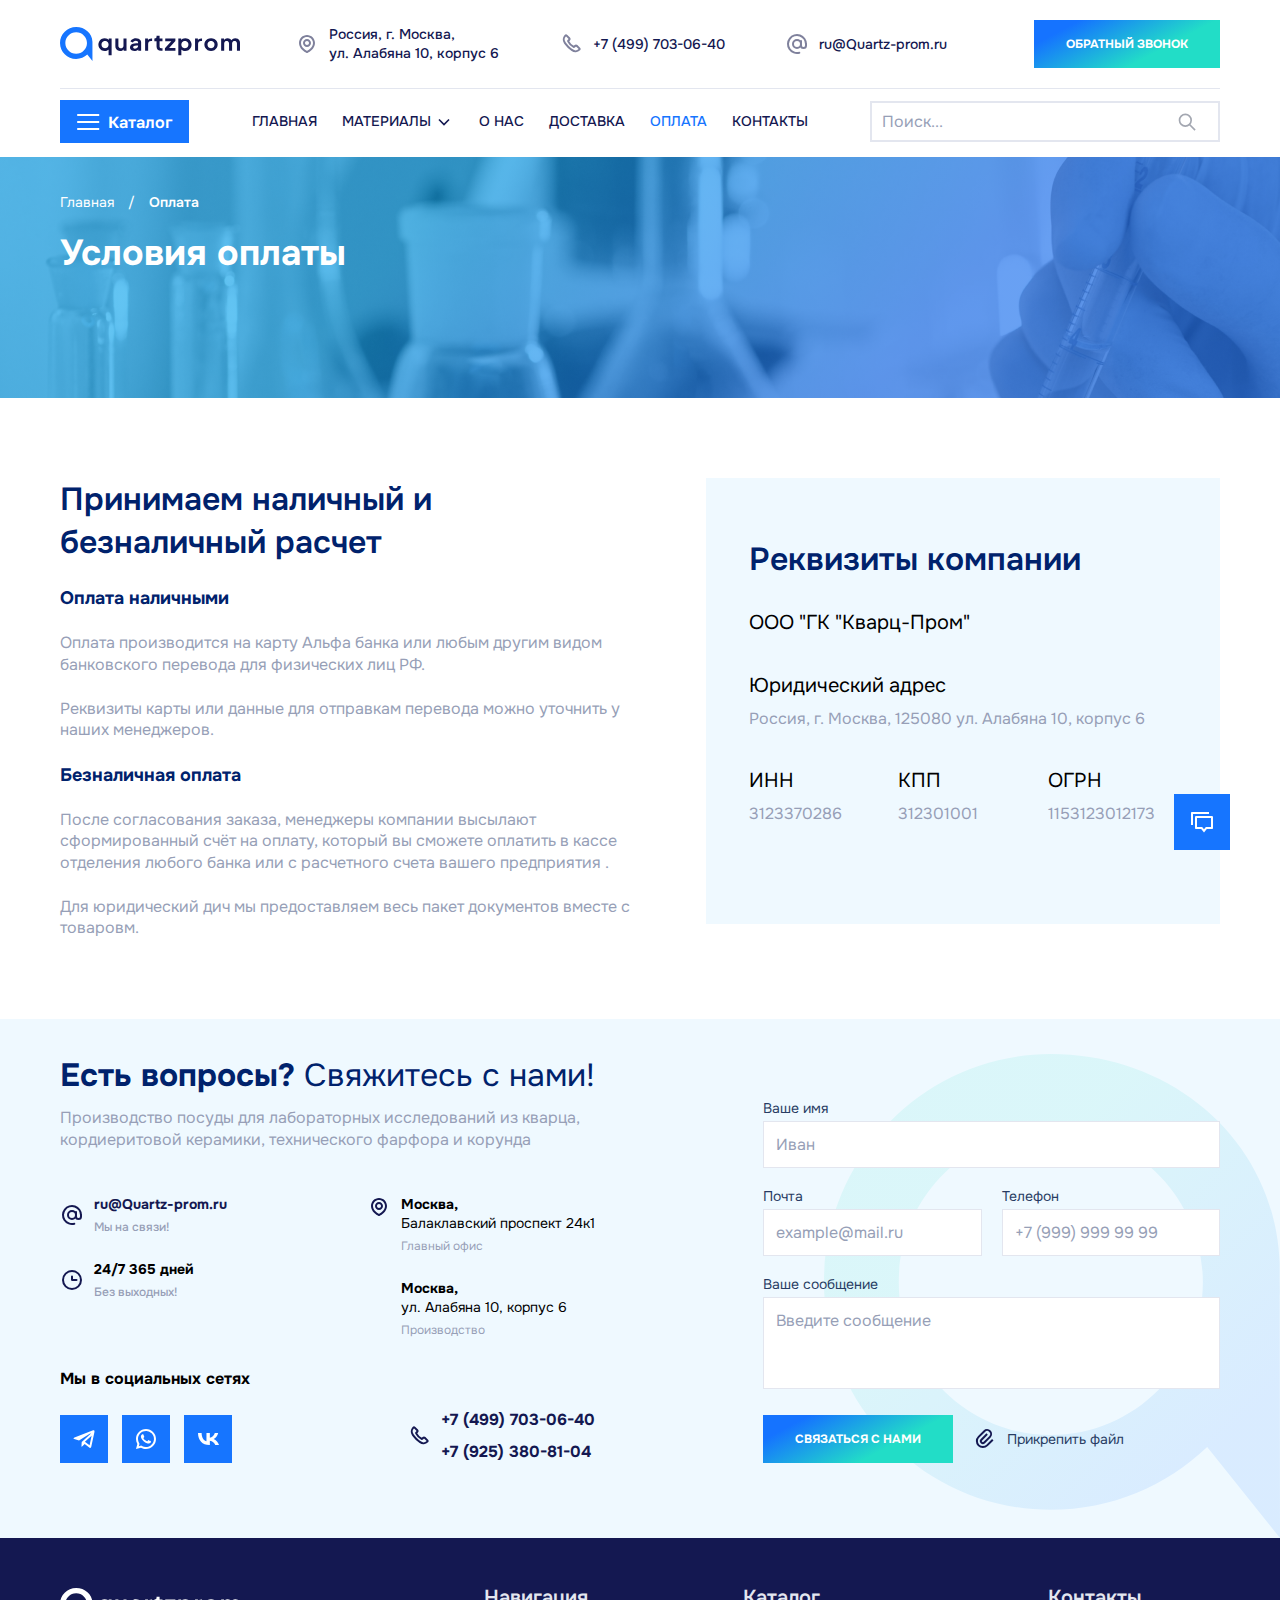
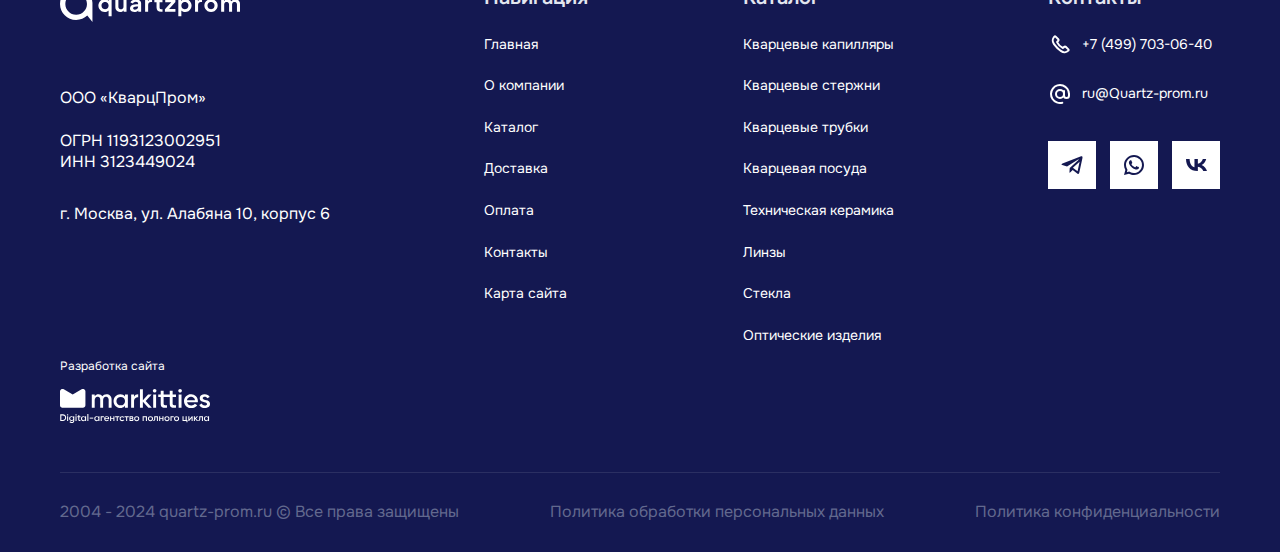
<file: payment.html>
<!DOCTYPE html>
<html lang="ru">

<head>

	<meta charset="utf-8">

	<title>Title</title>
	<meta name="description" content="">

	<meta http-equiv="X-UA-Compatible" content="IE=edge">
	<meta name="viewport" content="width=device-width, initial-scale=1, maximum-scale=1">
	<meta name="format-detection" content="telephone=no">

	<meta property="og:image" content="path/to/image.jpg">
	<link rel="shortcut icon" href="img/favicon/favicon.ico" type="image/x-icon">
	<link rel="apple-touch-icon" href="img/favicon/apple-touch-icon.png">
	<link rel="apple-touch-icon" sizes="72x72" href="img/favicon/apple-touch-icon-72x72.png">
	<link rel="apple-touch-icon" sizes="114x114" href="img/favicon/apple-touch-icon-114x114.png">

	<!-- Chrome, Firefox OS and Opera -->
	<meta name="theme-color" content="#E3E6EF">
	<!-- Windows Phone -->
	<meta name="msapplication-navbutton-color" content="#E3E6EF">
	<!-- iOS Safari -->
	<meta name="apple-mobile-web-app-status-bar-style" content="#E3E6EF">

	<link rel="stylesheet" href="css/main.min.css">

</head>

<body>

	<div class="page--wrapper">
		<header class="header">
			<div class="container">
				<div class="row">
					<div class="header--wrapper">
						<div class="header--top">
							<a href="index.html" class="logo"><img src="img/logo.svg" alt="#"></a>
							<ul class="header--social social">
								<li>
									<a href="#" target="_blank">
										<svg class="svg svg--address" xmlns="http://www.w3.org/2000/svg" viewBox="0 0 24 24" fill="none">
											<path d="M12.398 19.804L12.8585 20.6917L12.8585 20.6917L12.398 19.804ZM11.602 19.804L11.1415 20.6917L11.1415 20.6917L11.602 19.804ZM18 11C18 13.1458 16.9079 14.9159 15.545 16.2906C14.183 17.6644 12.6342 18.555 11.9376 18.9163L12.8585 20.6917C13.6448 20.2838 15.397 19.2805 16.9653 17.6987C18.5326 16.1178 20 13.8706 20 11H18ZM12 5C15.3137 5 18 7.68629 18 11H20C20 6.58172 16.4183 3 12 3V5ZM6 11C6 7.68629 8.68629 5 12 5V3C7.58172 3 4 6.58172 4 11H6ZM12.0624 18.9163C11.3658 18.555 9.81702 17.6644 8.45503 16.2906C7.09211 14.9159 6 13.1458 6 11H4C4 13.8706 5.46741 16.1178 7.03474 17.6987C8.60299 19.2805 10.3552 20.2838 11.1415 20.6917L12.0624 18.9163ZM11.9376 18.9163C11.9514 18.9091 11.9733 18.9023 12 18.9023C12.0267 18.9023 12.0486 18.9091 12.0624 18.9163L11.1415 20.6917C11.6831 20.9726 12.3169 20.9726 12.8585 20.6917L11.9376 18.9163ZM14 11C14 12.1046 13.1046 13 12 13V15C14.2091 15 16 13.2091 16 11H14ZM12 9C13.1046 9 14 9.89543 14 11H16C16 8.79086 14.2091 7 12 7V9ZM10 11C10 9.89543 10.8954 9 12 9V7C9.79086 7 8 8.79086 8 11H10ZM12 13C10.8954 13 10 12.1046 10 11H8C8 13.2091 9.79086 15 12 15V13Z" fill="#7F819C"/>
										</svg>
										<span>
											Россия, г. Москва,<br>
											ул. Алабяна 10, корпус 6
										</span>
									</a>
								</li>
								<li>
									<a href="tel:+74997030640" target="_blank">
										<svg class="svg svg--phone" xmlns="http://www.w3.org/2000/svg" viewBox="0 0 24 24" fill="none">
											<path d="M17.7071 13.7071L20.3552 16.3552C20.7113 16.7113 20.7113 17.2887 20.3552 17.6448C18.43 19.57 15.3821 19.7866 13.204 18.153L11.6286 16.9714C9.88504 15.6638 8.33622 14.115 7.02857 12.3714L5.84701 10.796C4.21341 8.61788 4.43001 5.56999 6.35523 3.64477C6.71133 3.28867 7.28867 3.28867 7.64477 3.64477L10.2929 6.29289C10.6834 6.68342 10.6834 7.31658 10.2929 7.70711L9.27175 8.72825C9.10946 8.89054 9.06923 9.13846 9.17187 9.34373C10.3585 11.7171 12.2829 13.6415 14.6563 14.8281C14.8615 14.9308 15.1095 14.8905 15.2717 14.7283L16.2929 13.7071C16.6834 13.3166 17.3166 13.3166 17.7071 13.7071Z" stroke="#7F819C" stroke-width="2"/>
										</svg>
										<span>+7 (499) 703-06-40</span>
									</a>
								</li>
								<li>
									<a href="mailto:ru@Quartz-prom.ru" target="_blank">
										<svg class="svg svg--mail" xmlns="http://www.w3.org/2000/svg" viewBox="0 0 24 24" fill="none">
											<path d="M21 12C21 10.1195 20.411 8.28625 19.3156 6.7577C18.2203 5.22915 16.6736 4.08209 14.893 3.47763C13.1123 2.87316 11.187 2.84166 9.38744 3.38754C7.58792 3.93341 6.00459 5.02925 4.85982 6.52115C3.71505 8.01304 3.06635 9.82604 3.00482 11.7055C2.94329 13.585 3.47203 15.4366 4.51677 17.0001C5.56152 18.5637 7.06979 19.7608 8.82975 20.4232C10.5897 21.0856 12.513 21.18 14.3294 20.6933" stroke="#7F819C" stroke-width="2" stroke-linecap="round"/>
											<circle cx="12" cy="12" r="4" stroke="#7F819C" stroke-width="2"/>
											<path d="M16 9V13.5C16 14.8807 17.1193 16 18.5 16V16C19.8807 16 21 14.8807 21 13.5V12" stroke="#7F819C" stroke-width="2" stroke-linecap="round"/>
										</svg>
										<span>ru@Quartz-prom.ru</span>
									</a>
								</li>
							</ul>
							<button class="button button--maingradient modal--open">
								<span>Обратный звонок</span>
							</button>
							<button class="search--button">
								<svg xmlns="http://www.w3.org/2000/svg" width="20" height="20" viewBox="0 0 20 20" fill="none">
									<path fill-rule="evenodd" clip-rule="evenodd" d="M8.33317 3.33341C5.57175 3.33341 3.33317 5.57199 3.33317 8.33342C3.33317 11.0948 5.57175 13.3334 8.33317 13.3334C11.0946 13.3334 13.3332 11.0948 13.3332 8.33342C13.3332 5.57199 11.0946 3.33341 8.33317 3.33341ZM1.6665 8.33342C1.6665 4.65152 4.65127 1.66675 8.33317 1.66675C12.0151 1.66675 14.9998 4.65152 14.9998 8.33342C14.9998 12.0153 12.0151 15.0001 8.33317 15.0001C4.65127 15.0001 1.6665 12.0153 1.6665 8.33342Z" fill="#A3A7B1"></path>
									<path fill-rule="evenodd" clip-rule="evenodd" d="M11.9106 11.9108C12.236 11.5854 12.7637 11.5854 13.0891 11.9108L18.6784 17.5001L17.4998 18.6786L11.9106 13.0893C11.5851 12.7639 11.5851 12.2363 11.9106 11.9108Z" fill="#A3A7B1"></path>
								</svg>
							</button>
							<button class="menu--burger">
								<strong>Меню</strong>
								<div class="menu--burger__wrapper">
									<span></span><span></span><span></span>
								</div>
							</button>
						</div>
						<div class="header--bottom">
							<div class="header--bottom__catalog">
								<button class="button button--catalog">
									<div class="burger">
										<span></span>
										<span></span>
										<span></span>
									</div>
									<span>каталог</span>
								</button>
								<nav class="header--bottom__nav catalog--nav">
									<ul>
										<li>
											<a href="#">Стекла</a>
											<ul>
												<li><a href="catalog-type.html">Оптические клинья</a></li>
												<li><a href="catalog-type.html">Прямоугольные призмы</a></li>
												<li><a href="catalog-type.html">Оптические окна</a></li>
											</ul>
										</li>
										<li>
											<a href="#">Кварцевые стержни</a>
											<ul>
												<li><a href="catalog-type.html">Оптические клинья</a></li>
												<li><a href="catalog-type.html">Прямоугольные призмы</a></li>
												<li><a href="catalog-type.html">Оптические окна</a></li>
											</ul>
										</li>
										<li>
											<a href="#">Кварцевые трубки</a>
											<ul>
												<li><a href="catalog-type.html">Оптические клинья</a></li>
												<li><a href="catalog-type.html">Прямоугольные призмы</a></li>
												<li><a href="catalog-type.html">Оптические окна</a></li>
											</ul>
										</li>
										<li>
											<a href="#">Оптические изделия</a>
											<ul>
												<li><a href="catalog-type.html">Оптические клинья</a></li>
												<li><a href="catalog-type.html">Прямоугольные призмы</a></li>
												<li><a href="catalog-type.html">Оптические окна</a></li>
											</ul>
										</li>
										<li>
											<a href="#">Оптические изделия</a>
											<ul>
												<li><a href="catalog-type.html">Оптические клинья</a></li>
												<li><a href="catalog-type.html">Прямоугольные призмы</a></li>
												<li><a href="catalog-type.html">Оптические окна</a></li>
											</ul>
										</li>
										<li>
											<a href="#">Кварцевые стержни</a>
											<ul>
												<li><a href="catalog-type.html">Оптические клинья</a></li>
												<li><a href="catalog-type.html">Прямоугольные призмы</a></li>
												<li><a href="catalog-type.html">Оптические окна</a></li>
											</ul>
										</li>
										<li>
											<a href="#">Оптические изделия</a>
											<ul>
												<li><a href="catalog-type.html">Оптические клинья</a></li>
												<li><a href="catalog-type.html">Прямоугольные призмы</a></li>
												<li><a href="catalog-type.html">Оптические окна</a></li>
											</ul>
										</li>
										<li>
											<a href="#">Техническая керамика</a>
											<ul>
												<li><a href="catalog-type.html">Оптические клинья</a></li>
												<li><a href="catalog-type.html">Прямоугольные призмы</a></li>
												<li><a href="catalog-type.html">Оптические окна</a></li>
											</ul>
										</li>
									</ul>
								</nav>
							</div>
							<nav class="menu">
								<ul class="list">
									<li><a href="index.html">Главная</a></li>
									<li class="menu-item-has-children">
										<a href="catalog-materials.html">Материалы</a>
										<ul>
											<li><a href="catalog-material.html">BaF2</a></li>
											<li><a href="catalog-material.html">CaF2</a></li>
											<li><a href="catalog-material.html">MgF2</a></li>
											<li><a href="catalog-material.html">ZnSe</a></li>
											<li><a href="catalog-material.html">ZnS</a></li>
											<li><a href="catalog-material.html">Ge</a></li>
											<li><a href="catalog-material.html">К8, ЛК5, ТФ10</a></li>
											<li><a href="catalog-material.html">Кварцевое стекло КУ-1, КУ-2, КВ, КИ</a></li>
										</ul>
									</li>
									<li><a href="about.html">О нас</a></li>
									<li><a href="delivery.html">Доставка</a></li>
									<li class="current-menu-item"><a href="payment.html">Оплата</a></li>
									<li><a href="contacts.html">Контакты</a></li>
								</ul>
							</nav>
							<form role="search" method="get" id="searchform" class="search search-form" action="#">
								<input class="search-field" type="search" name="s" value="" placeholder="Поиск...">
								<input class="search-submit" type="submit" id="searchsubmit" value="">
							</form>
						</div>
					</div>
				</div>
			</div>
		</header>

		<main class="main about payment">
			<section class="main--header section" style="background-image: url(img/delivery/close-up-hand-holding-lab-pipette\ 1.png);">
				<div class="container">
					<div class="row">
						<div class="breadcrumbs" typeof="BreadcrumbList" vocab="https://schema.org/">
							<!-- Breadcrumb NavXT 7.3.1 -->
							<span property="itemListElement" typeof="ListItem">
								<a property="item" typeof="WebPage" title="Перейти на главную." href="index.html" class="home">
									<span property="name">Главная</span>
								</a>
								<meta property="position" content="1">
							</span>
							/
							<span property="itemListElement" typeof="ListItem">
								<span property="name" class="post post-page current-item breadcrumb_last">Оплата</span>
								<meta property="url" content="#">
								<meta property="position" content="3">
							</span>
						</div>
						<div class="main--header__text">
							<h1 class="h1">Условия оплаты</h1>
						</div>
					</div>
				</div>
			</section>
			<section class="payment--text section">
				<div class="container">
					<div class="row">
						<div class="payment--text__wrapper">
							<div class="payment--text__left redactor">
								<h2>Принимаем наличный и<br> безналичный расчет </h2>
								<h3>Оплата наличными</h3>
								<p>
									Оплата производится на карту Альфа банка или любым другим видом банковского перевода для физических лиц РФ.
								</p>
								<p>
									Реквизиты карты или данные для отправкам перевода можно уточнить  у наших менеджеров.
								</p>
								<h3>Безналичная оплата</h3>
								<p>
									После согласования заказа, менеджеры компании высылают сформированный счёт на оплату, который вы сможете оплатить в
									кассе отделения любого банка или с расчетного счета вашего предприятия .
								</p>
								<p>
									Для юридический дич мы предоставляем весь пакет документов вместе с товаровм.
								</p>
							</div>
							<div class="payment--text__right">
								<h2 class="h2">Реквизиты компании</h2>
								<span class="text-20">ООО "ГК "Кварц-Пром"</span>
								<div class="payment--text__address">
									<span class="text-20">Юридический адрес </span>
									<span class="text-gray">Россия, г. Москва, 125080 ул. Алабяна 10, корпус 6</span>
								</div>
								<div class="payment--text__list">
									<div class="payment--text__item">
										<span class="text-20">ИНН</span>
										<span class="text-gray">3123370286</span>
									</div>
									<div class="payment--text__item">
										<span class="text-20">КПП</span>
										<span class="text-gray">312301001</span>
									</div>
									<div class="payment--text__item">
										<span class="text-20">ОГРН</span>
										<span class="text-gray">1153123012173</span>
									</div>
								</div>
							</div>
					</div>
				</div>
			</section>
			<section class="main--contact section" style="background-image: url(img/form-logo.svg);">
				<div class="container">
					<div class="row">
						<div class="main--contact__wrapper">
							<div class="main--contact__left">
								<h2 class="h2"><b>Есть вопросы?</b> Свяжитесь с нами!</h2>
								<div class="main--contact__text text-gray">
									Производство посуды для лабораторных исследований из кварца, кордиеритовой керамики,  технического фарфора и корунда   
								</div>
								<div class="main--contact__list">
									<ul class="main--contact__social social">
										<li>
											<a href="mailto:ru@Quartz-prom.ru" class="mail" target="_blank">
												<svg class="svg svg--mail" xmlns="http://www.w3.org/2000/svg" viewBox="0 0 24 24" fill="none">
													<path d="M21 12C21 10.1195 20.411 8.28625 19.3156 6.7577C18.2203 5.22915 16.6736 4.08209 14.893 3.47763C13.1123 2.87316 11.187 2.84166 9.38744 3.38754C7.58792 3.93341 6.00459 5.02925 4.85982 6.52115C3.71505 8.01304 3.06635 9.82604 3.00482 11.7055C2.94329 13.585 3.47203 15.4366 4.51677 17.0001C5.56152 18.5637 7.06979 19.7608 8.82975 20.4232C10.5897 21.0856 12.513 21.18 14.3294 20.6933" stroke="#7F819C" stroke-width="2" stroke-linecap="round"/>
													<circle cx="12" cy="12" r="4" stroke="#7F819C" stroke-width="2"/>
													<path d="M16 9V13.5C16 14.8807 17.1193 16 18.5 16V16C19.8807 16 21 14.8807 21 13.5V12" stroke="#7F819C" stroke-width="2" stroke-linecap="round"/>
												</svg>
												<div class="mail-text">
													<b>ru@Quartz-prom.ru</b>
													<span class="text-gray">Мы на связи!</span>
												</div>
											</a>
										</li>
										<li>
											<div class="time">
												<svg class="svg svg-time" xmlns="http://www.w3.org/2000/svg" width="24" height="24" viewBox="0 0 24 24" fill="none">
													<circle cx="12" cy="12" r="9" stroke="#141851" stroke-width="2"/>
													<path d="M16.5 12H12.25C12.1119 12 12 11.8881 12 11.75V8.5" stroke="#141851" stroke-width="2" stroke-linecap="round"/>
												</svg>
												<div class="time-text">
													<b>24/7 365 дней</b>
													<span class="text-gray">Без выходных!</span>
												</div>
											</div>
										</li>
									</ul>
									<div class="main--contact__address">
										<div class="address">
											<svg class="svg svg--address" xmlns="http://www.w3.org/2000/svg" viewBox="0 0 24 24" fill="none">
												<path d="M12.398 19.804L12.8585 20.6917L12.8585 20.6917L12.398 19.804ZM11.602 19.804L11.1415 20.6917L11.1415 20.6917L11.602 19.804ZM18 11C18 13.1458 16.9079 14.9159 15.545 16.2906C14.183 17.6644 12.6342 18.555 11.9376 18.9163L12.8585 20.6917C13.6448 20.2838 15.397 19.2805 16.9653 17.6987C18.5326 16.1178 20 13.8706 20 11H18ZM12 5C15.3137 5 18 7.68629 18 11H20C20 6.58172 16.4183 3 12 3V5ZM6 11C6 7.68629 8.68629 5 12 5V3C7.58172 3 4 6.58172 4 11H6ZM12.0624 18.9163C11.3658 18.555 9.81702 17.6644 8.45503 16.2906C7.09211 14.9159 6 13.1458 6 11H4C4 13.8706 5.46741 16.1178 7.03474 17.6987C8.60299 19.2805 10.3552 20.2838 11.1415 20.6917L12.0624 18.9163ZM11.9376 18.9163C11.9514 18.9091 11.9733 18.9023 12 18.9023C12.0267 18.9023 12.0486 18.9091 12.0624 18.9163L11.1415 20.6917C11.6831 20.9726 12.3169 20.9726 12.8585 20.6917L11.9376 18.9163ZM14 11C14 12.1046 13.1046 13 12 13V15C14.2091 15 16 13.2091 16 11H14ZM12 9C13.1046 9 14 9.89543 14 11H16C16 8.79086 14.2091 7 12 7V9ZM10 11C10 9.89543 10.8954 9 12 9V7C9.79086 7 8 8.79086 8 11H10ZM12 13C10.8954 13 10 12.1046 10 11H8C8 13.2091 9.79086 15 12 15V13Z" fill="#7F819C"/>
											</svg>
											<div class="address--wrapper">
												<div class="address-1">
													<div class="address-text">
														<span>
															<b>Москва,</b><br>
															Балаклавский проспект 24к1
														</span>
														<span class="address-type text-gray">Главный офис</span>
													</div>
												</div>
												<div class="address-2">
													<div class="address-text">
														<span>
															<b>Москва,</b><br>
															ул. Алабяна 10, корпус 6
														</span>
														<span class="address-type text-gray">Производство</span>
													</div>
												</div>
											</div>
										</div>
									</div>
								</div>
								<div class="main--contact__list">
									<ul class="main--contact__social social">
										<li class="main--contact__links">
											<b>Мы в социальных сетях</b>
											<ul>
												<li>
													<a href="#" class="telegram" target="_blank">
														<svg width="48" height="48" viewBox="0 0 48 48" fill="none" xmlns="http://www.w3.org/2000/svg">
															<rect width="48" height="48" fill="#1675FF"/>
															<path fill-rule="evenodd" clip-rule="evenodd" d="M21.7372 26.8922L21.4105 31.8272C21.8889 31.8272 22.1105 31.6056 22.3789 31.3372L24.7006 29.0856L29.5305 32.6556C30.4172 33.1456 31.0589 32.8889 31.2805 31.8272L34.4539 16.8822C34.7805 15.5756 33.9639 14.9806 33.1122 15.3656L14.4805 22.5522C13.2089 23.0656 13.2205 23.7772 14.2472 24.0689L19.0305 25.5856L30.0905 18.5972C30.19 18.5376 30.2877 18.4955 30.3781 18.4689L30.3811 18.4681C30.5039 18.4324 30.613 18.4254 30.6944 18.4418C30.8687 18.4769 30.9158 18.6196 30.6972 18.8189L21.7372 26.8922ZM31.599 20.6985L24.893 26.7408L29.5803 30.2053L31.599 20.6985ZM29.3014 31.5002C29.3014 31.5002 29.3028 31.4948 29.3064 31.4857C29.3034 31.4959 29.3014 31.5002 29.3014 31.5002ZM32.5302 16.3139L32.5299 16.3164L32.5302 16.3139Z" fill="white"/>
														</svg>
													</a>
												</li>
												<li>
													<a href="#" class="whatsapp" target="_blank">
														<svg width="48" height="48" viewBox="0 0 48 48" fill="none" xmlns="http://www.w3.org/2000/svg">
															<rect width="48" height="48" fill="#1675FF"/>
															<g clip-path="url(#clip0_198_419)">
															<path d="M19.253 30.494L19.977 30.917C21.198 31.6291 22.5866 32.0029 24 32C25.5823 32 27.129 31.5308 28.4446 30.6518C29.7602 29.7727 30.7855 28.5233 31.3911 27.0615C31.9966 25.5997 32.155 23.9911 31.8463 22.4393C31.5376 20.8874 30.7757 19.462 29.6569 18.3431C28.538 17.2243 27.1126 16.4624 25.5607 16.1537C24.0089 15.845 22.4004 16.0035 20.9385 16.609C19.4767 17.2145 18.2273 18.2398 17.3483 19.5554C16.4692 20.871 16 22.4177 16 24C16 25.436 16.377 26.813 17.084 28.024L17.506 28.748L16.853 31.149L19.253 30.494ZM14.004 34L15.356 29.032C14.4652 27.5049 13.9971 25.768 14 24C14 18.477 18.477 14 24 14C29.523 14 34 18.477 34 24C34 29.523 29.523 34 24 34C22.2328 34.0029 20.4967 33.5352 18.97 32.645L14.004 34ZM20.391 19.308C20.525 19.298 20.66 19.298 20.794 19.304C20.848 19.308 20.902 19.314 20.956 19.32C21.115 19.338 21.29 19.435 21.349 19.569C21.647 20.245 21.937 20.926 22.217 21.609C22.279 21.761 22.242 21.956 22.124 22.146C22.0429 22.2745 21.9551 22.3986 21.861 22.518C21.748 22.663 21.505 22.929 21.505 22.929C21.505 22.929 21.406 23.047 21.444 23.194C21.458 23.25 21.504 23.331 21.546 23.399L21.605 23.494C21.861 23.921 22.205 24.354 22.625 24.762C22.745 24.878 22.862 24.997 22.988 25.108C23.456 25.521 23.986 25.858 24.558 26.108L24.563 26.11C24.648 26.147 24.691 26.167 24.815 26.22C24.877 26.246 24.941 26.269 25.006 26.286C25.0732 26.3031 25.1439 26.2999 25.2093 26.2767C25.2746 26.2536 25.3316 26.2116 25.373 26.156C26.097 25.279 26.163 25.222 26.169 25.222V25.224C26.2193 25.1771 26.2791 25.1415 26.3443 25.1196C26.4095 25.0977 26.4786 25.09 26.547 25.097C26.607 25.101 26.668 25.112 26.724 25.137C27.255 25.38 28.124 25.759 28.124 25.759L28.706 26.02C28.804 26.067 28.893 26.178 28.896 26.285C28.9 26.352 28.906 26.46 28.883 26.658C28.851 26.917 28.773 27.228 28.695 27.391C28.6416 27.5022 28.5707 27.6042 28.485 27.693C28.3841 27.7989 28.2736 27.8954 28.155 27.981C28.114 28.0119 28.0723 28.0419 28.03 28.071C27.9056 28.1499 27.7778 28.2233 27.647 28.291C27.3895 28.4278 27.1052 28.5063 26.814 28.521C26.629 28.531 26.444 28.545 26.258 28.535C26.25 28.535 25.69 28.448 25.69 28.448C24.2683 28.074 22.9534 27.3735 21.85 26.402C21.624 26.203 21.415 25.989 21.201 25.776C20.311 24.891 19.639 23.936 19.231 23.034C19.0222 22.5913 18.9094 22.1094 18.9 21.62C18.8959 21.0129 19.0944 20.4217 19.464 19.94C19.537 19.846 19.606 19.748 19.725 19.635C19.852 19.515 19.932 19.451 20.019 19.407C20.1347 19.349 20.2609 19.315 20.39 19.307L20.391 19.308Z" fill="white"/>
															</g>
															<defs>
															<clipPath id="clip0_198_419">
															<rect width="24" height="24" fill="white" transform="translate(12 12)"/>
															</clipPath>
															</defs>
														</svg>
													</a>
												</li>
												<li>
													<a href="#" class="vk" target="_blank">
														<svg width="48" height="48" viewBox="0 0 48 48" fill="none" xmlns="http://www.w3.org/2000/svg">
															<rect width="48" height="48" fill="#1675FF"/>
															<path d="M25.4336 30C18.2587 30 14.1678 25.5036 14 18.0096H17.6084C17.7238 23.5052 20.3671 25.8303 22.465 26.3106V18.0096H25.8531V22.7462C27.9196 22.5444 30.1014 20.3827 30.8357 18H34.2133C33.9379 19.2334 33.3877 20.4015 32.5972 21.4314C31.8067 22.4613 30.7928 23.3308 29.6189 23.9856C30.929 24.5828 32.0859 25.4277 33.0135 26.4644C33.941 27.5011 34.6181 28.7061 35 30H31.2762C30.479 27.723 28.486 25.9552 25.8531 25.715V30H25.4441H25.4336Z" fill="white"/>
														</svg>
													</a>
												</li>
											</ul>
										</li>
									</ul>
									<div class="phones">
										<svg class="svg svg-phone" xmlns="http://www.w3.org/2000/svg" width="24" height="24" viewBox="0 0 24 24" fill="none">
											<path d="M17.7071 13.7071L20.3552 16.3552C20.7113 16.7113 20.7113 17.2887 20.3552 17.6448C18.43 19.57 15.3821 19.7866 13.204 18.153L11.6286 16.9714C9.88504 15.6638 8.33622 14.115 7.02857 12.3714L5.84701 10.796C4.21341 8.61788 4.43001 5.56999 6.35523 3.64477C6.71133 3.28867 7.28867 3.28867 7.64477 3.64477L10.2929 6.29289C10.6834 6.68342 10.6834 7.31658 10.2929 7.70711L9.27175 8.72825C9.10946 8.89054 9.06923 9.13846 9.17187 9.34373C10.3585 11.7171 12.2829 13.6415 14.6563 14.8281C14.8615 14.9308 15.1095 14.8905 15.2717 14.7283L16.2929 13.7071C16.6834 13.3166 17.3166 13.3166 17.7071 13.7071Z" stroke="#141851" stroke-width="2"/>
										</svg>
										<div class="phones-wrapper">
											<a href="tel:+74997030640" target="_blank">+7 (499) 703-06-40</a>
											<a href="tel:+79253808104" target="_blank">+7 (925) 380-81-04</a>
										</div>
									</div>
								</div>
							</div>
							<div class="main--contact__right">
								<form action="/#wpcf7-f479-o1" method="post" class="wpcf7-form init" aria-label="Contact form" novalidate="novalidate" data-status="init">
									<div style="display: none;">
										<input type="hidden" name="_wpcf7" value="479">
										<input type="hidden" name="_wpcf7_version" value="6.0">
										<input type="hidden" name="_wpcf7_locale" value="en_US">
										<input type="hidden" name="_wpcf7_unit_tag" value="wpcf7-f479-o1">
										<input type="hidden" name="_wpcf7_container_post" value="0">
										<input type="hidden" name="_wpcf7_posted_data_hash" value="">
										<input type="hidden" name="_wpcf7_key" value="footer-form-en">
										<input type="hidden" name="_cf7sg_toggles" value="">
										<input type="hidden" name="_cf7sg_version" value="4.15.7">
										<input type="hidden" name="_wpnonce" value="fc7cc9148a">
										<input type="hidden" name="_wpcf7_lang" value="en">
									</div>
									<div class="main--form__block first">
										<label>Ваше имя</label>
										<span class="wpcf7-form-control-wrap" data-name="fio"><input size="40" maxlength="400" class="wpcf7-form-control wpcf7-text wpcf7-validates-as-required" aria-required="true" aria-invalid="false" placeholder="Иван" value="" type="text" name="fio"></span>
									</div>
									<div class="main--form__wrapper">
										<div class="main--form__block">
											<label>Почта</label>
											<span class="wpcf7-form-control-wrap" data-name="email2"><input size="40" maxlength="400" class="wpcf7-form-control wpcf7-email wpcf7-validates-as-required wpcf7-text wpcf7-validates-as-email" aria-required="true" aria-invalid="false" placeholder="example@mail.ru" value="" type="email" name="email2"></span>
										</div>
										<div class="main--form__block">
											<label>Телефон</label>
											<span class="wpcf7-form-control-wrap" data-name="tel2"><input size="40" maxlength="400" class="wpcf7-form-control wpcf7-tel wpcf7-text wpcf7-validates-as-tel" aria-invalid="false" placeholder="+7 (999) 999 99 99" value="" type="tel" name="tel2"></span>
										</div>
									</div>
									<div class="main--form__block">
										<label>Ваше сообщение</label>
										<span class="wpcf7-form-control-wrap" data-name="textarea2"><textarea cols="40" rows="10" maxlength="2000" class="wpcf7-form-control wpcf7-textarea" aria-invalid="false" placeholder="Введите сообщение" name="textarea2"></textarea></span>
									</div>
									<div class="main--form__footer">
										<div class="main--form__button">
											<button class="button button--maingradient wpcf7-form-control wpcf7-submit" type="submit">
												<span>Связаться с нами</span>
											</button>
										</div>
										<div class="main--form__block file">
											<label for="file-1" class="input__file-button">
												<span class="input__file-button-text">Прикрепить файл</span>
											</label>
											<span class="wpcf7-form-control-wrap" data-name="file-1"><input size="40" class="wpcf7-form-control wpcf7-file" id="file-1" accept=".pdf,.txt,.png,.jpg,.docx,.doc,.ppt,.jpeg,.pptx" aria-invalid="false" type="file" name="file-1" multiple></span>
										</div>
									</div>
									</form>
							</div>
						</div>
					</div>
				</div>
			</section>
		</main>

		<footer class="footer">
			<div class="container">
				<div class="row">
					<div class="footer--top">
						<div class="footer--info">
							<div class="logo"><img src="img/logo-white.svg" alt="#"></div>
							<div class="footer--info__company">
								<div>
									ООО «КварцПром»
									<br><br>
									ОГРН 1193123002951 <br>
									ИНН 3123449024
								</div>
								<span>г. Москва, ул. Алабяна 10, корпус 6</span>
							</div>
						</div>
						<nav class="footer--block footer--nav">
							<span>Навигация</span>
							<ul>
								<li><a href="index.html">Главная</a></li>
								<li><a href="about.html">О компании</a></li>
								<li><a href="catalog.html">Каталог</a></li>
								<li><a href="delivery.html">Доставка</a></li>
								<li><a href="payment.html">Оплата</a></li>
								<li><a href="contacts.html">Контакты</a></li>
								<li><a href="#">Карта сайта</a></li>
							</ul>
						</nav>
						<nav class="footer--block footer--nav">
							<span>Каталог</span>
							<ul>
								<li><a href="catalog-type.html">Кварцевые капилляры</a></li>
								<li><a href="catalog-type.html">Кварцевые стержни</a></li>
								<li><a href="catalog-type.html">Кварцевые трубки</a></li>
								<li><a href="catalog-type.html">Кварцевая посуда</a></li>
								<li><a href="catalog-type.html">Техническая керамика</a></li>
								<li><a href="catalog-type.html">Линзы</a></li>
								<li><a href="catalog-type.html">Стекла</a></li>
								<li><a href="catalog-type.html">Оптические изделия</a></li>
							</ul>
						</nav>
						<div class="footer--block footer--contacts">
							<span>Контакты</span>
							<ul class="social">
								<li>
									<a href="tel:+74997030640" target="_blank">
										<svg class="svg svg--phone" xmlns="http://www.w3.org/2000/svg" viewBox="0 0 24 24" fill="none">
											<path d="M17.7071 13.7071L20.3552 16.3552C20.7113 16.7113 20.7113 17.2887 20.3552 17.6448C18.43 19.57 15.3821 19.7866 13.204 18.153L11.6286 16.9714C9.88504 15.6638 8.33622 14.115 7.02857 12.3714L5.84701 10.796C4.21341 8.61788 4.43001 5.56999 6.35523 3.64477C6.71133 3.28867 7.28867 3.28867 7.64477 3.64477L10.2929 6.29289C10.6834 6.68342 10.6834 7.31658 10.2929 7.70711L9.27175 8.72825C9.10946 8.89054 9.06923 9.13846 9.17187 9.34373C10.3585 11.7171 12.2829 13.6415 14.6563 14.8281C14.8615 14.9308 15.1095 14.8905 15.2717 14.7283L16.2929 13.7071C16.6834 13.3166 17.3166 13.3166 17.7071 13.7071Z" stroke="#7F819C" stroke-width="2"/>
										</svg>
										<span>+7 (499) 703-06-40</span>
									</a>
								</li>
								<li>
									<a href="mailto:ru@Quartz-prom.ru" target="_blank">
										<svg class="svg svg--mail" xmlns="http://www.w3.org/2000/svg" viewBox="0 0 24 24" fill="none">
											<path d="M21 12C21 10.1195 20.411 8.28625 19.3156 6.7577C18.2203 5.22915 16.6736 4.08209 14.893 3.47763C13.1123 2.87316 11.187 2.84166 9.38744 3.38754C7.58792 3.93341 6.00459 5.02925 4.85982 6.52115C3.71505 8.01304 3.06635 9.82604 3.00482 11.7055C2.94329 13.585 3.47203 15.4366 4.51677 17.0001C5.56152 18.5637 7.06979 19.7608 8.82975 20.4232C10.5897 21.0856 12.513 21.18 14.3294 20.6933" stroke="#7F819C" stroke-width="2" stroke-linecap="round"/>
											<circle cx="12" cy="12" r="4" stroke="#7F819C" stroke-width="2"/>
											<path d="M16 9V13.5C16 14.8807 17.1193 16 18.5 16V16C19.8807 16 21 14.8807 21 13.5V12" stroke="#7F819C" stroke-width="2" stroke-linecap="round"/>
										</svg>
										<span>ru@Quartz-prom.ru</span>
									</a>
								</li>
								<li class="main--contact__links">
									<ul>
										<li>
											<a href="#" class="telegram" target="_blank">
												<svg width="48" height="48" viewBox="0 0 48 48" fill="none" xmlns="http://www.w3.org/2000/svg">
													<rect width="48" height="48" fill="#1675FF"/>
													<path fill-rule="evenodd" clip-rule="evenodd" d="M21.7372 26.8922L21.4105 31.8272C21.8889 31.8272 22.1105 31.6056 22.3789 31.3372L24.7006 29.0856L29.5305 32.6556C30.4172 33.1456 31.0589 32.8889 31.2805 31.8272L34.4539 16.8822C34.7805 15.5756 33.9639 14.9806 33.1122 15.3656L14.4805 22.5522C13.2089 23.0656 13.2205 23.7772 14.2472 24.0689L19.0305 25.5856L30.0905 18.5972C30.19 18.5376 30.2877 18.4955 30.3781 18.4689L30.3811 18.4681C30.5039 18.4324 30.613 18.4254 30.6944 18.4418C30.8687 18.4769 30.9158 18.6196 30.6972 18.8189L21.7372 26.8922ZM31.599 20.6985L24.893 26.7408L29.5803 30.2053L31.599 20.6985ZM29.3014 31.5002C29.3014 31.5002 29.3028 31.4948 29.3064 31.4857C29.3034 31.4959 29.3014 31.5002 29.3014 31.5002ZM32.5302 16.3139L32.5299 16.3164L32.5302 16.3139Z" fill="white"/>
												</svg>
											</a>
										</li>
										<li>
											<a href="#" class="whatsapp" target="_blank">
												<svg width="48" height="48" viewBox="0 0 48 48" fill="none" xmlns="http://www.w3.org/2000/svg">
													<rect width="48" height="48" fill="#1675FF"/>
													<g clip-path="url(#clip0_198_419)">
													<path d="M19.253 30.494L19.977 30.917C21.198 31.6291 22.5866 32.0029 24 32C25.5823 32 27.129 31.5308 28.4446 30.6518C29.7602 29.7727 30.7855 28.5233 31.3911 27.0615C31.9966 25.5997 32.155 23.9911 31.8463 22.4393C31.5376 20.8874 30.7757 19.462 29.6569 18.3431C28.538 17.2243 27.1126 16.4624 25.5607 16.1537C24.0089 15.845 22.4004 16.0035 20.9385 16.609C19.4767 17.2145 18.2273 18.2398 17.3483 19.5554C16.4692 20.871 16 22.4177 16 24C16 25.436 16.377 26.813 17.084 28.024L17.506 28.748L16.853 31.149L19.253 30.494ZM14.004 34L15.356 29.032C14.4652 27.5049 13.9971 25.768 14 24C14 18.477 18.477 14 24 14C29.523 14 34 18.477 34 24C34 29.523 29.523 34 24 34C22.2328 34.0029 20.4967 33.5352 18.97 32.645L14.004 34ZM20.391 19.308C20.525 19.298 20.66 19.298 20.794 19.304C20.848 19.308 20.902 19.314 20.956 19.32C21.115 19.338 21.29 19.435 21.349 19.569C21.647 20.245 21.937 20.926 22.217 21.609C22.279 21.761 22.242 21.956 22.124 22.146C22.0429 22.2745 21.9551 22.3986 21.861 22.518C21.748 22.663 21.505 22.929 21.505 22.929C21.505 22.929 21.406 23.047 21.444 23.194C21.458 23.25 21.504 23.331 21.546 23.399L21.605 23.494C21.861 23.921 22.205 24.354 22.625 24.762C22.745 24.878 22.862 24.997 22.988 25.108C23.456 25.521 23.986 25.858 24.558 26.108L24.563 26.11C24.648 26.147 24.691 26.167 24.815 26.22C24.877 26.246 24.941 26.269 25.006 26.286C25.0732 26.3031 25.1439 26.2999 25.2093 26.2767C25.2746 26.2536 25.3316 26.2116 25.373 26.156C26.097 25.279 26.163 25.222 26.169 25.222V25.224C26.2193 25.1771 26.2791 25.1415 26.3443 25.1196C26.4095 25.0977 26.4786 25.09 26.547 25.097C26.607 25.101 26.668 25.112 26.724 25.137C27.255 25.38 28.124 25.759 28.124 25.759L28.706 26.02C28.804 26.067 28.893 26.178 28.896 26.285C28.9 26.352 28.906 26.46 28.883 26.658C28.851 26.917 28.773 27.228 28.695 27.391C28.6416 27.5022 28.5707 27.6042 28.485 27.693C28.3841 27.7989 28.2736 27.8954 28.155 27.981C28.114 28.0119 28.0723 28.0419 28.03 28.071C27.9056 28.1499 27.7778 28.2233 27.647 28.291C27.3895 28.4278 27.1052 28.5063 26.814 28.521C26.629 28.531 26.444 28.545 26.258 28.535C26.25 28.535 25.69 28.448 25.69 28.448C24.2683 28.074 22.9534 27.3735 21.85 26.402C21.624 26.203 21.415 25.989 21.201 25.776C20.311 24.891 19.639 23.936 19.231 23.034C19.0222 22.5913 18.9094 22.1094 18.9 21.62C18.8959 21.0129 19.0944 20.4217 19.464 19.94C19.537 19.846 19.606 19.748 19.725 19.635C19.852 19.515 19.932 19.451 20.019 19.407C20.1347 19.349 20.2609 19.315 20.39 19.307L20.391 19.308Z" fill="white"/>
													</g>
													<defs>
													<clipPath id="clip0_198_419">
													<rect width="24" height="24" fill="white" transform="translate(12 12)"/>
													</clipPath>
													</defs>
												</svg>
											</a>
										</li>
										<li>
											<a href="#" class="vk" target="_blank">
												<svg width="48" height="48" viewBox="0 0 48 48" fill="none" xmlns="http://www.w3.org/2000/svg">
													<rect width="48" height="48" fill="#1675FF"/>
													<path d="M25.4336 30C18.2587 30 14.1678 25.5036 14 18.0096H17.6084C17.7238 23.5052 20.3671 25.8303 22.465 26.3106V18.0096H25.8531V22.7462C27.9196 22.5444 30.1014 20.3827 30.8357 18H34.2133C33.9379 19.2334 33.3877 20.4015 32.5972 21.4314C31.8067 22.4613 30.7928 23.3308 29.6189 23.9856C30.929 24.5828 32.0859 25.4277 33.0135 26.4644C33.941 27.5011 34.6181 28.7061 35 30H31.2762C30.479 27.723 28.486 25.9552 25.8531 25.715V30H25.4441H25.4336Z" fill="white"/>
												</svg>
											</a>
										</li>
									</ul>
								</li>
							</ul>
						</div>
					</div>
					<div class="footer--info__developers">
						<span>Разработка сайта</span>
						<img src="img/develop.svg" alt="#">
					</div>
					<div class="footer--bottom">
						<span>2004 - 2024 quartz-prom.ru © Все права защищены</span>
						<a href="#">Политика обработки персональных данных</a>
						<a href="#">Политика конфиденциальности</a>
					</div>
				</div>
			</div>
		</footer>
	</div>

	<div class="fixed--social">
		<div class="fixed--social__button" title="Подробнее">
			<img class="fixed--social__open" src="img/discuss-line.svg">
			<img class="fixed--social__close" src="img/close-fill.svg">
		</div>
		<div class="fixed--social__wrapper">
			<a href="#" class="fixed--social__item" target="_blank">
				<img src="img/socials/tg.svg" alt="#">
				<div>Написать<br> в Телеграм</div>
			</a>
			<a href="#" class="fixed--social__item" target="_blank">
				<svg xmlns="http://www.w3.org/2000/svg" width="24" height="24" viewBox="0 0 24 24" fill="none">
					<path d="M7.25301 18.494L7.97701 18.917C9.19795 19.6291 10.5866 20.0029 12 20C13.5823 20 15.129 19.5308 16.4446 18.6518C17.7602 17.7727 18.7855 16.5233 19.3911 15.0615C19.9966 13.5997 20.155 11.9911 19.8463 10.4393C19.5376 8.88743 18.7757 7.46197 17.6569 6.34315C16.538 5.22433 15.1126 4.4624 13.5607 4.15372C12.0089 3.84504 10.4004 4.00346 8.93855 4.60896C7.47674 5.21447 6.22731 6.23984 5.34826 7.55544C4.46921 8.87103 4.00001 10.4177 4.00001 12C4.00001 13.436 4.37701 14.813 5.08401 16.024L5.50601 16.748L4.85301 19.149L7.25301 18.494ZM2.00401 22L3.35601 17.032C2.46515 15.5049 1.99711 13.768 2.00001 12C2.00001 6.477 6.47701 2 12 2C17.523 2 22 6.477 22 12C22 17.523 17.523 22 12 22C10.2328 22.0029 8.49667 21.5352 6.97001 20.645L2.00401 22ZM8.39101 7.308C8.52501 7.298 8.66001 7.298 8.79401 7.304C8.84801 7.308 8.90201 7.314 8.95601 7.32C9.11501 7.338 9.29001 7.435 9.34901 7.569C9.64701 8.245 9.93701 8.926 10.217 9.609C10.279 9.761 10.242 9.956 10.124 10.146C10.0429 10.2745 9.95507 10.3986 9.86101 10.518C9.74801 10.663 9.50501 10.929 9.50501 10.929C9.50501 10.929 9.40601 11.047 9.44401 11.194C9.45801 11.25 9.50401 11.331 9.54601 11.399L9.60501 11.494C9.86101 11.921 10.205 12.354 10.625 12.762C10.745 12.878 10.862 12.997 10.988 13.108C11.456 13.521 11.986 13.858 12.558 14.108L12.563 14.11C12.648 14.147 12.691 14.167 12.815 14.22C12.877 14.246 12.941 14.269 13.006 14.286C13.0732 14.3031 13.1439 14.2999 13.2093 14.2767C13.2746 14.2536 13.3316 14.2116 13.373 14.156C14.097 13.279 14.163 13.222 14.169 13.222V13.224C14.2193 13.1771 14.2791 13.1415 14.3443 13.1196C14.4095 13.0977 14.4786 13.09 14.547 13.097C14.607 13.101 14.668 13.112 14.724 13.137C15.255 13.38 16.124 13.759 16.124 13.759L16.706 14.02C16.804 14.067 16.893 14.178 16.896 14.285C16.9 14.352 16.906 14.46 16.883 14.658C16.851 14.917 16.773 15.228 16.695 15.391C16.6416 15.5022 16.5707 15.6042 16.485 15.693C16.3841 15.7989 16.2736 15.8954 16.155 15.981C16.114 16.0119 16.0723 16.0419 16.03 16.071C15.9056 16.1499 15.7778 16.2233 15.647 16.291C15.3895 16.4278 15.1052 16.5063 14.814 16.521C14.629 16.531 14.444 16.545 14.258 16.535C14.25 16.535 13.69 16.448 13.69 16.448C12.2683 16.074 10.9534 15.3735 9.85001 14.402C9.62401 14.203 9.41501 13.989 9.20101 13.776C8.31101 12.891 7.63901 11.936 7.23101 11.034C7.02218 10.5913 6.90938 10.1094 6.90001 9.62C6.89589 9.01285 7.09436 8.42167 7.46401 7.94C7.53701 7.846 7.60601 7.748 7.72501 7.635C7.85201 7.515 7.93201 7.451 8.01901 7.407C8.13469 7.34903 8.26088 7.31502 8.39001 7.307L8.39101 7.308Z" fill="#141851"/>
				</svg>
				<div>Написать<br> в Whatsapp</div>
			</a>
			<a href="#" class="fixed--social__item" target="_blank">
				<svg xmlns="http://www.w3.org/2000/svg" width="24" height="24" viewBox="0 0 24 24" fill="none">
					<path d="M9.366 10.682C10.3043 12.3305 11.6695 13.6957 13.318 14.634L14.202 13.396C14.3442 13.1969 14.5543 13.0569 14.7928 13.0023C15.0313 12.9478 15.2814 12.9825 15.496 13.1C16.9103 13.8729 18.4722 14.3378 20.079 14.464C20.3298 14.4839 20.5638 14.5975 20.7345 14.7823C20.9052 14.9671 21 15.2094 21 15.461V19.923C21.0001 20.1706 20.9083 20.4094 20.7424 20.5932C20.5765 20.777 20.3483 20.8927 20.102 20.918C19.572 20.973 19.038 21 18.5 21C9.94 21 3 14.06 3 5.5C3 4.962 3.027 4.428 3.082 3.898C3.10725 3.6517 3.22298 3.42352 3.40679 3.25763C3.5906 3.09175 3.82941 2.99995 4.077 3H8.539C8.79056 2.99997 9.0329 3.09475 9.21768 3.26545C9.40247 3.43615 9.51613 3.67022 9.536 3.921C9.66222 5.52779 10.1271 7.08968 10.9 8.504C11.0175 8.71856 11.0522 8.96874 10.9977 9.2072C10.9431 9.44565 10.8031 9.65584 10.604 9.798L9.366 10.682ZM6.844 10.025L8.744 8.668C8.20478 7.50409 7.83535 6.26884 7.647 5H5.01C5.004 5.166 5.001 5.333 5.001 5.5C5 12.956 11.044 19 18.5 19C18.667 19 18.834 18.997 19 18.99V16.353C17.7312 16.1646 16.4959 15.7952 15.332 15.256L13.975 17.156C13.4287 16.9437 12.898 16.6931 12.387 16.406L12.329 16.373C10.3676 15.2567 8.74328 13.6324 7.627 11.671L7.594 11.613C7.30691 11.102 7.05628 10.5713 6.844 10.025Z" fill="#141851"/>
				</svg>
				<div>Позвонить</div>
			</a>
			<a href="#" class="fixed--social__item" target="_blank">
				<svg xmlns="http://www.w3.org/2000/svg" width="24" height="24" viewBox="0 0 24 24" fill="none">
					<path d="M3 3H21C21.2652 3 21.5196 3.10536 21.7071 3.29289C21.8946 3.48043 22 3.73478 22 4V20C22 20.2652 21.8946 20.5196 21.7071 20.7071C21.5196 20.8946 21.2652 21 21 21H3C2.73478 21 2.48043 20.8946 2.29289 20.7071C2.10536 20.5196 2 20.2652 2 20V4C2 3.73478 2.10536 3.48043 2.29289 3.29289C2.48043 3.10536 2.73478 3 3 3ZM20 7.238L12.072 14.338L4 7.216V19H20V7.238ZM4.511 5L12.061 11.662L19.502 5H4.511Z" fill="#141851"/>
				</svg>
				<div>Написать<br> на почту</div>
			</a>
		</div>
	</div>

	<div class="menu--mobile">
		<div class="menu--mobile__wrapper">
			<div class="menu--mobile__top">
				<a href="index.html" class="logo"><img src="img/logo.svg" alt="#"></a>
				<button class="search--button">
					<svg xmlns="http://www.w3.org/2000/svg" width="20" height="20" viewBox="0 0 20 20" fill="none">
						<path fill-rule="evenodd" clip-rule="evenodd" d="M8.33317 3.33341C5.57175 3.33341 3.33317 5.57199 3.33317 8.33342C3.33317 11.0948 5.57175 13.3334 8.33317 13.3334C11.0946 13.3334 13.3332 11.0948 13.3332 8.33342C13.3332 5.57199 11.0946 3.33341 8.33317 3.33341ZM1.6665 8.33342C1.6665 4.65152 4.65127 1.66675 8.33317 1.66675C12.0151 1.66675 14.9998 4.65152 14.9998 8.33342C14.9998 12.0153 12.0151 15.0001 8.33317 15.0001C4.65127 15.0001 1.6665 12.0153 1.6665 8.33342Z" fill="#A3A7B1"/>
						<path fill-rule="evenodd" clip-rule="evenodd" d="M11.9106 11.9108C12.236 11.5854 12.7637 11.5854 13.0891 11.9108L18.6784 17.5001L17.4998 18.6786L11.9106 13.0893C11.5851 12.7639 11.5851 12.2363 11.9106 11.9108Z" fill="#A3A7B1"/>
					</svg>
				</button>
				<button class="menu--burger">
					<strong>Меню</strong>
					<div class="menu--burger__wrapper">
						<span></span><span></span><span></span>
					</div>
				</button>
			</div>
			<div class="menu--mobile__bottom">
				<div class="menu--mobile__bottom--left">
					<ul class="menu menu--mobile__inner">
						<li><a href="index.html">Главная</a></li>
						<li class="menu-item-has-children">
							<a href="#">Каталог</a>
							<ul class="sub-menu">
								<li><a href="catalog-inner.html">Оптические изделия</a></li>
								<li><a href="catalog-inner.html">Стёкла</a></li>
								<li><a href="catalog-inner.html">Линзы</a></li>
								<li><a href="catalog-inner.html">Трубки</a></li>
								<li><a href="catalog-inner.html">Кварцевые стержни</a></li>
								<li><a href="catalog-inner.html">Кварцевые каппиляры</a></li>
							</ul>
						</li>
						<li class="menu-item-has-children">
							<a href="#">Материалы</a>
							<ul class="sub-menu">
								<li><a href="catalog-material.html">Al203 (Лейкосапфир)</a></li>
								<li><a href="catalog-material.html">BaF (Барий Фтористы)</a></li>
								<li><a href="catalog-material.html">CaF2 (Германий)</a></li>
								<li><a href="catalog-material.html">XCI (Хлорид калия)</a></li>
								<li><a href="catalog-material.html">LiF Литий Фтористый, Фторид Лития</a></li>
								<li><a href="catalog-material.html">MgF2 Магний Фтористый</a></li>
							</ul>
						</li>
						<li><a href="about.html">О нас</a></li>
						<li><a href="delivery.html">Доставка</a></li>
						<li><a href="payment.html">Оплата</a></li>
						<li><a href="contacts.html">Контакты</a></li>
					</ul>
					<li class="main--contact__links">
						<b>Мы в социальных сетях</b>
						<ul>
							<li>
								<a href="#" class="telegram" target="_blank">
									<svg width="48" height="48" viewBox="0 0 48 48" fill="none" xmlns="http://www.w3.org/2000/svg">
										<rect width="48" height="48" fill="#1675FF"></rect>
										<path fill-rule="evenodd" clip-rule="evenodd" d="M21.7372 26.8922L21.4105 31.8272C21.8889 31.8272 22.1105 31.6056 22.3789 31.3372L24.7006 29.0856L29.5305 32.6556C30.4172 33.1456 31.0589 32.8889 31.2805 31.8272L34.4539 16.8822C34.7805 15.5756 33.9639 14.9806 33.1122 15.3656L14.4805 22.5522C13.2089 23.0656 13.2205 23.7772 14.2472 24.0689L19.0305 25.5856L30.0905 18.5972C30.19 18.5376 30.2877 18.4955 30.3781 18.4689L30.3811 18.4681C30.5039 18.4324 30.613 18.4254 30.6944 18.4418C30.8687 18.4769 30.9158 18.6196 30.6972 18.8189L21.7372 26.8922ZM31.599 20.6985L24.893 26.7408L29.5803 30.2053L31.599 20.6985ZM29.3014 31.5002C29.3014 31.5002 29.3028 31.4948 29.3064 31.4857C29.3034 31.4959 29.3014 31.5002 29.3014 31.5002ZM32.5302 16.3139L32.5299 16.3164L32.5302 16.3139Z" fill="white"></path>
									</svg>
								</a>
							</li>
							<li>
								<a href="#" class="whatsapp" target="_blank">
									<svg width="48" height="48" viewBox="0 0 48 48" fill="none" xmlns="http://www.w3.org/2000/svg">
										<rect width="48" height="48" fill="#1675FF"></rect>
										<g clip-path="url(#clip0_198_419)">
										<path d="M19.253 30.494L19.977 30.917C21.198 31.6291 22.5866 32.0029 24 32C25.5823 32 27.129 31.5308 28.4446 30.6518C29.7602 29.7727 30.7855 28.5233 31.3911 27.0615C31.9966 25.5997 32.155 23.9911 31.8463 22.4393C31.5376 20.8874 30.7757 19.462 29.6569 18.3431C28.538 17.2243 27.1126 16.4624 25.5607 16.1537C24.0089 15.845 22.4004 16.0035 20.9385 16.609C19.4767 17.2145 18.2273 18.2398 17.3483 19.5554C16.4692 20.871 16 22.4177 16 24C16 25.436 16.377 26.813 17.084 28.024L17.506 28.748L16.853 31.149L19.253 30.494ZM14.004 34L15.356 29.032C14.4652 27.5049 13.9971 25.768 14 24C14 18.477 18.477 14 24 14C29.523 14 34 18.477 34 24C34 29.523 29.523 34 24 34C22.2328 34.0029 20.4967 33.5352 18.97 32.645L14.004 34ZM20.391 19.308C20.525 19.298 20.66 19.298 20.794 19.304C20.848 19.308 20.902 19.314 20.956 19.32C21.115 19.338 21.29 19.435 21.349 19.569C21.647 20.245 21.937 20.926 22.217 21.609C22.279 21.761 22.242 21.956 22.124 22.146C22.0429 22.2745 21.9551 22.3986 21.861 22.518C21.748 22.663 21.505 22.929 21.505 22.929C21.505 22.929 21.406 23.047 21.444 23.194C21.458 23.25 21.504 23.331 21.546 23.399L21.605 23.494C21.861 23.921 22.205 24.354 22.625 24.762C22.745 24.878 22.862 24.997 22.988 25.108C23.456 25.521 23.986 25.858 24.558 26.108L24.563 26.11C24.648 26.147 24.691 26.167 24.815 26.22C24.877 26.246 24.941 26.269 25.006 26.286C25.0732 26.3031 25.1439 26.2999 25.2093 26.2767C25.2746 26.2536 25.3316 26.2116 25.373 26.156C26.097 25.279 26.163 25.222 26.169 25.222V25.224C26.2193 25.1771 26.2791 25.1415 26.3443 25.1196C26.4095 25.0977 26.4786 25.09 26.547 25.097C26.607 25.101 26.668 25.112 26.724 25.137C27.255 25.38 28.124 25.759 28.124 25.759L28.706 26.02C28.804 26.067 28.893 26.178 28.896 26.285C28.9 26.352 28.906 26.46 28.883 26.658C28.851 26.917 28.773 27.228 28.695 27.391C28.6416 27.5022 28.5707 27.6042 28.485 27.693C28.3841 27.7989 28.2736 27.8954 28.155 27.981C28.114 28.0119 28.0723 28.0419 28.03 28.071C27.9056 28.1499 27.7778 28.2233 27.647 28.291C27.3895 28.4278 27.1052 28.5063 26.814 28.521C26.629 28.531 26.444 28.545 26.258 28.535C26.25 28.535 25.69 28.448 25.69 28.448C24.2683 28.074 22.9534 27.3735 21.85 26.402C21.624 26.203 21.415 25.989 21.201 25.776C20.311 24.891 19.639 23.936 19.231 23.034C19.0222 22.5913 18.9094 22.1094 18.9 21.62C18.8959 21.0129 19.0944 20.4217 19.464 19.94C19.537 19.846 19.606 19.748 19.725 19.635C19.852 19.515 19.932 19.451 20.019 19.407C20.1347 19.349 20.2609 19.315 20.39 19.307L20.391 19.308Z" fill="white"></path>
										</g>
										<defs>
										<clipPath id="clip0_198_419">
										<rect width="24" height="24" fill="white" transform="translate(12 12)"></rect>
										</clipPath>
										</defs>
									</svg>
								</a>
							</li>
							<li>
								<a href="#" class="vk" target="_blank">
									<svg width="48" height="48" viewBox="0 0 48 48" fill="none" xmlns="http://www.w3.org/2000/svg">
										<rect width="48" height="48" fill="#1675FF"></rect>
										<path d="M25.4336 30C18.2587 30 14.1678 25.5036 14 18.0096H17.6084C17.7238 23.5052 20.3671 25.8303 22.465 26.3106V18.0096H25.8531V22.7462C27.9196 22.5444 30.1014 20.3827 30.8357 18H34.2133C33.9379 19.2334 33.3877 20.4015 32.5972 21.4314C31.8067 22.4613 30.7928 23.3308 29.6189 23.9856C30.929 24.5828 32.0859 25.4277 33.0135 26.4644C33.941 27.5011 34.6181 28.7061 35 30H31.2762C30.479 27.723 28.486 25.9552 25.8531 25.715V30H25.4441H25.4336Z" fill="white"></path>
									</svg>
								</a>
							</li>
						</ul>
					</li>
				</div>
				<div class="menu--mobile__bottom--right">
					<button class="button button--maingradient modal--open">
						<span>Обратный звонок</span>
					</button>
					<div class="main--contact__list">
						<ul class="main--contact__social social">
							<li>
								<a href="mailto:ru@Quartz-prom.ru" class="mail" target="_blank">
									<svg class="svg svg--mail" xmlns="http://www.w3.org/2000/svg" viewBox="0 0 24 24" fill="none">
										<path d="M21 12C21 10.1195 20.411 8.28625 19.3156 6.7577C18.2203 5.22915 16.6736 4.08209 14.893 3.47763C13.1123 2.87316 11.187 2.84166 9.38744 3.38754C7.58792 3.93341 6.00459 5.02925 4.85982 6.52115C3.71505 8.01304 3.06635 9.82604 3.00482 11.7055C2.94329 13.585 3.47203 15.4366 4.51677 17.0001C5.56152 18.5637 7.06979 19.7608 8.82975 20.4232C10.5897 21.0856 12.513 21.18 14.3294 20.6933" stroke="#7F819C" stroke-width="2" stroke-linecap="round"></path>
										<circle cx="12" cy="12" r="4" stroke="#7F819C" stroke-width="2"></circle>
										<path d="M16 9V13.5C16 14.8807 17.1193 16 18.5 16V16C19.8807 16 21 14.8807 21 13.5V12" stroke="#7F819C" stroke-width="2" stroke-linecap="round"></path>
									</svg>
									<div class="mail-text">
										<b>ru@Quartz-prom.ru</b>
										<span class="text-gray">Мы на связи!</span>
									</div>
								</a>
							</li>
							<li>
								<a href="#" target="_blank">
									<svg class="svg svg--address" xmlns="http://www.w3.org/2000/svg" viewBox="0 0 24 24" fill="none">
										<path d="M12.398 19.804L12.8585 20.6917L12.8585 20.6917L12.398 19.804ZM11.602 19.804L11.1415 20.6917L11.1415 20.6917L11.602 19.804ZM18 11C18 13.1458 16.9079 14.9159 15.545 16.2906C14.183 17.6644 12.6342 18.555 11.9376 18.9163L12.8585 20.6917C13.6448 20.2838 15.397 19.2805 16.9653 17.6987C18.5326 16.1178 20 13.8706 20 11H18ZM12 5C15.3137 5 18 7.68629 18 11H20C20 6.58172 16.4183 3 12 3V5ZM6 11C6 7.68629 8.68629 5 12 5V3C7.58172 3 4 6.58172 4 11H6ZM12.0624 18.9163C11.3658 18.555 9.81702 17.6644 8.45503 16.2906C7.09211 14.9159 6 13.1458 6 11H4C4 13.8706 5.46741 16.1178 7.03474 17.6987C8.60299 19.2805 10.3552 20.2838 11.1415 20.6917L12.0624 18.9163ZM11.9376 18.9163C11.9514 18.9091 11.9733 18.9023 12 18.9023C12.0267 18.9023 12.0486 18.9091 12.0624 18.9163L11.1415 20.6917C11.6831 20.9726 12.3169 20.9726 12.8585 20.6917L11.9376 18.9163ZM14 11C14 12.1046 13.1046 13 12 13V15C14.2091 15 16 13.2091 16 11H14ZM12 9C13.1046 9 14 9.89543 14 11H16C16 8.79086 14.2091 7 12 7V9ZM10 11C10 9.89543 10.8954 9 12 9V7C9.79086 7 8 8.79086 8 11H10ZM12 13C10.8954 13 10 12.1046 10 11H8C8 13.2091 9.79086 15 12 15V13Z" fill="#7F819C"></path>
									</svg>
									<span>
										<b>Москва,</b><br>
										ул. Алабяна 10, корпус 6
									</span>
								</a>
							</li>
							<li>
								<div class="time">
									<svg class="svg svg-time" xmlns="http://www.w3.org/2000/svg" width="24" height="24" viewBox="0 0 24 24" fill="none">
										<circle cx="12" cy="12" r="9" stroke="#141851" stroke-width="2"></circle>
										<path d="M16.5 12H12.25C12.1119 12 12 11.8881 12 11.75V8.5" stroke="#141851" stroke-width="2" stroke-linecap="round"></path>
									</svg>
									<div class="time-text">
										<b>24/7 365 дней</b>
										<span class="text-gray">Без выходных!</span>
									</div>
								</div>
							</li>
							<li>
								<a href="tel:+74997030640" target="_blank">
									<svg class="svg svg--phone" xmlns="http://www.w3.org/2000/svg" width="24" height="24" viewBox="0 0 24 24" fill="none">
										<path d="M17.7071 13.7071L20.3552 16.3552C20.7113 16.7113 20.7113 17.2887 20.3552 17.6448C18.43 19.57 15.3821 19.7866 13.204 18.153L11.6286 16.9714C9.88504 15.6638 8.33622 14.115 7.02857 12.3714L5.84701 10.796C4.21341 8.61788 4.43001 5.56999 6.35523 3.64477C6.71133 3.28867 7.28867 3.28867 7.64477 3.64477L10.2929 6.29289C10.6834 6.68342 10.6834 7.31658 10.2929 7.70711L9.27175 8.72825C9.10946 8.89054 9.06923 9.13846 9.17187 9.34373C10.3585 11.7171 12.2829 13.6415 14.6563 14.8281C14.8615 14.9308 15.1095 14.8905 15.2717 14.7283L16.2929 13.7071C16.6834 13.3166 17.3166 13.3166 17.7071 13.7071Z" stroke="#141851" stroke-width="2"></path>
									</svg>
									<b>+7 (499) 703-06-40</b>
								</a>
							</li>
						</ul>
					</div>
				</div>
			</div>
		</div>
	</div>

	<form role="search" method="get" id="searchform" class="search search--fixed" action="#">
		<input class="search-field" type="search" name="s" value="" placeholder="Поиск...">
		<input class="search-submit" type="submit" id="searchsubmit" value="">
	</form>

	<div class="modal modal--general">
		<div class="modal--wrapper">
			<div class="modal--close">
				<svg width="14" height="14" viewBox="0 0 14 14" fill="none" xmlns="http://www.w3.org/2000/svg">
					<path d="M1 13L13 1M1 1L13 13" stroke="#0F67FE" stroke-width="2" stroke-linecap="round" stroke-linejoin="round"></path>
				</svg>
			</div>
			<div class="main--contact__right">
				<div class="h2">Оставить заявку</div>
				<form action="/#wpcf7-f479-o1" method="post" class="wpcf7-form init" aria-label="Contact form" novalidate="novalidate" data-status="init">
					<div style="display: none;">
						<input type="hidden" name="_wpcf7" value="479">
						<input type="hidden" name="_wpcf7_version" value="6.0">
						<input type="hidden" name="_wpcf7_locale" value="en_US">
						<input type="hidden" name="_wpcf7_unit_tag" value="wpcf7-f479-o1">
						<input type="hidden" name="_wpcf7_container_post" value="0">
						<input type="hidden" name="_wpcf7_posted_data_hash" value="">
						<input type="hidden" name="_wpcf7_key" value="footer-form-en">
						<input type="hidden" name="_cf7sg_toggles" value="">
						<input type="hidden" name="_cf7sg_version" value="4.15.7">
						<input type="hidden" name="_wpnonce" value="fc7cc9148a">
						<input type="hidden" name="_wpcf7_lang" value="en">
					</div>
					<div class="main--form__block first">
						<label>Ваше имя</label>
						<span class="wpcf7-form-control-wrap" data-name="fio"><input size="40" maxlength="400" class="wpcf7-form-control wpcf7-text wpcf7-validates-as-required" aria-required="true" aria-invalid="false" placeholder="Иван" value="" type="text" name="fio"></span>
					</div>
					<div class="main--form__wrapper">
						<div class="main--form__block">
							<label>Почта</label>
							<span class="wpcf7-form-control-wrap" data-name="email2"><input size="40" maxlength="400" class="wpcf7-form-control wpcf7-email wpcf7-validates-as-required wpcf7-text wpcf7-validates-as-email" aria-required="true" aria-invalid="false" placeholder="example@mail.ru" value="" type="email" name="email2"></span>
						</div>
						<div class="main--form__block">
							<label>Телефон</label>
							<span class="wpcf7-form-control-wrap" data-name="tel2"><input size="40" maxlength="400" class="wpcf7-form-control wpcf7-tel wpcf7-text wpcf7-validates-as-tel" aria-invalid="false" placeholder="+7 (999) 999 99 99" value="" type="tel" name="tel2"></span>
						</div>
					</div>
					<div class="main--form__block">
						<label>Ваше сообщение</label>
						<span class="wpcf7-form-control-wrap" data-name="textarea2"><textarea cols="40" rows="10" maxlength="2000" class="wpcf7-form-control wpcf7-textarea" aria-invalid="false" placeholder="Введите сообщение" name="textarea2"></textarea></span>
					</div>
					<div class="main--form__footer">
						<div class="main--form__button">
							<button class="button button--maingradient wpcf7-form-control wpcf7-submit" type="submit">
								<span>Связаться с нами</span>
							</button>
						</div>
						<div class="main--form__block file">
							<label for="file-1" class="input__file-button">
								<span class="input__file-button-text">Прикрепить  файл</span>
							</label>
							<span class="wpcf7-form-control-wrap" data-name="file-1"><input size="40" class="wpcf7-form-control wpcf7-file" id="file-1" accept=".pdf,.txt,.png,.jpg,.docx,.doc,.ppt,.jpeg,.pptx" aria-invalid="false" type="file" name="file-1"></span>
						</div>
					</div>
					<div class="la-sentinelle-container" style="max-height:0;overflow:hidden;">
						<input value="58" type="text" name="la_sentinelle_c0a911d1ff64a874460aa778faf5c422" class="la_sentinelle_c0a911d1ff64a874460aa778faf5c422" id="la_sentinelle_c0a911d1ff64a874460aa778faf5c422-3" placeholder="" style="transform: translateY(10000px);">
						<input value="NzcuMjIyLjEyNy44MQ==" type="text" name="la_sentinelle_310e692159a1460c92f7e769ed6f8bad" class="la_sentinelle_310e692159a1460c92f7e769ed6f8bad" id="la_sentinelle_310e692159a1460c92f7e769ed6f8bad-3" placeholder="" style="transform: translateY(10000px);">
						<input value="58" type="text" name="la_sentinelle_8cda8c08679cbf74f388d33d6cf01df2" class="la_sentinelle_8cda8c08679cbf74f388d33d6cf01df2" id="la_sentinelle_8cda8c08679cbf74f388d33d6cf01df2-3" placeholder="" style="transform: translateY(10000px);">
						<input value="58" type="text" name="la_sentinelle_f7d9b6dd473594084300b1ea6d766175" class="la_sentinelle_f7d9b6dd473594084300b1ea6d766175" id="la_sentinelle_f7d9b6dd473594084300b1ea6d766175-3" placeholder="" style="transform: translateY(10000px);">
						<input value="" type="text" name="la_sentinelle_0617a21b2849f2ee0a58dc03e9de8a25" class="la_sentinelle_0617a21b2849f2ee0a58dc03e9de8a25" id="la_sentinelle_0617a21b2849f2ee0a58dc03e9de8a25-3" placeholder="" style="transform: translateY(10000px);">
						<input value="NzcuMjIyLjEyNy44MQ==" type="text" name="la_sentinelle_3c5101d0457056ecaed0159dbeca086b" class="la_sentinelle_3c5101d0457056ecaed0159dbeca086b" id="la_sentinelle_3c5101d0457056ecaed0159dbeca086b-3" placeholder="" style="transform: translateY(10000px);">
						<input type="text" class="la_sentinelle_a2fdc8e526e3227f3c63b05252c96ae6" id="la_sentinelle_a2fdc8e526e3227f3c63b05252c96ae6-3" name="la_sentinelle_a2fdc8e526e3227f3c63b05252c96ae6" value="4eeef599d9" style="transform: translateY(10000px);">
						<input value="" type="text" name="la_sentinelle_806bf15e61325fc9991b3bd3e5bf0b78" class="la_sentinelle_806bf15e61325fc9991b3bd3e5bf0b78" id="la_sentinelle_806bf15e61325fc9991b3bd3e5bf0b78-3" placeholder="" style="transform: translateY(10000px);">
						<input value="26929" type="text" name="la_sentinelle_bb1609af543c16b5fb79bde47b0fcdff" class="la_sentinelle_bb1609af543c16b5fb79bde47b0fcdff" id="la_sentinelle_bb1609af543c16b5fb79bde47b0fcdff-3" placeholder="" style="transform: translateY(10000px);">
						<input value="26929" type="text" name="la_sentinelle_3a0505b13a7198fc9965c9180705eb90" class="la_sentinelle_3a0505b13a7198fc9965c9180705eb90" id="la_sentinelle_3a0505b13a7198fc9965c9180705eb90-3" placeholder="" style="transform: translateY(10000px);">
						<canvas id="canvas-2" width="20" height="20"></canvas></div>
				</form>
			</div>
		</div>
	</div>

	<div class="modal modal--question">
		<div class="modal--wrapper">
			<div class="modal--close">
				<svg width="14" height="14" viewBox="0 0 14 14" fill="none" xmlns="http://www.w3.org/2000/svg">
					<path d="M1 13L13 1M1 1L13 13" stroke="#0F67FE" stroke-width="2" stroke-linecap="round" stroke-linejoin="round"></path>
				</svg>
			</div>
			<div class="main--contact__wrapper">
				<div class="main--contact__left">
					<h2 class="h2">
						<b>Есть вопросы?</b><br>
						Свяжитесь с нами!
					</h2>
					<div class="main--contact__text text-gray">
						Производство посуды для лабораторных исследований из кварца, кордиеритовой керамики,  технического фарфора и корунда   
					</div>
					<div class="main--contact__list">
						<ul class="main--contact__social social">
							<li>
								<a href="mailto:ru@Quartz-prom.ru" class="mail" target="_blank">
									<svg class="svg svg--mail" xmlns="http://www.w3.org/2000/svg" viewBox="0 0 24 24" fill="none">
										<path d="M21 12C21 10.1195 20.411 8.28625 19.3156 6.7577C18.2203 5.22915 16.6736 4.08209 14.893 3.47763C13.1123 2.87316 11.187 2.84166 9.38744 3.38754C7.58792 3.93341 6.00459 5.02925 4.85982 6.52115C3.71505 8.01304 3.06635 9.82604 3.00482 11.7055C2.94329 13.585 3.47203 15.4366 4.51677 17.0001C5.56152 18.5637 7.06979 19.7608 8.82975 20.4232C10.5897 21.0856 12.513 21.18 14.3294 20.6933" stroke="#7F819C" stroke-width="2" stroke-linecap="round"/>
										<circle cx="12" cy="12" r="4" stroke="#7F819C" stroke-width="2"/>
										<path d="M16 9V13.5C16 14.8807 17.1193 16 18.5 16V16C19.8807 16 21 14.8807 21 13.5V12" stroke="#7F819C" stroke-width="2" stroke-linecap="round"/>
									</svg>
									<div class="mail-text">
										<b>ru@Quartz-prom.ru</b>
										<span class="text-gray">Мы на связи!</span>
									</div>
								</a>
							</li>
						</ul>
						<div class="main--contact__address">
							<div class="phones">
								<svg class="svg svg-phone" xmlns="http://www.w3.org/2000/svg" width="24" height="24" viewBox="0 0 24 24" fill="none">
									<path d="M17.7071 13.7071L20.3552 16.3552C20.7113 16.7113 20.7113 17.2887 20.3552 17.6448C18.43 19.57 15.3821 19.7866 13.204 18.153L11.6286 16.9714C9.88504 15.6638 8.33622 14.115 7.02857 12.3714L5.84701 10.796C4.21341 8.61788 4.43001 5.56999 6.35523 3.64477C6.71133 3.28867 7.28867 3.28867 7.64477 3.64477L10.2929 6.29289C10.6834 6.68342 10.6834 7.31658 10.2929 7.70711L9.27175 8.72825C9.10946 8.89054 9.06923 9.13846 9.17187 9.34373C10.3585 11.7171 12.2829 13.6415 14.6563 14.8281C14.8615 14.9308 15.1095 14.8905 15.2717 14.7283L16.2929 13.7071C16.6834 13.3166 17.3166 13.3166 17.7071 13.7071Z" stroke="#141851" stroke-width="2"/>
								</svg>
								<div class="phones-wrapper">
									<a href="tel:+74997030640" target="_blank">+7 (499) 703-06-40</a>
									<a href="tel:+79253808104" target="_blank">+7 (925) 380-81-04</a>
								</div>
							</div>
						</div>
					</div>
				</div>
				<div class="main--contact__right">
					<form action="/#wpcf7-f479-o1" method="post" class="wpcf7-form init" aria-label="Contact form" novalidate="novalidate" data-status="init">
						<div style="display: none;">
							<input type="hidden" name="_wpcf7" value="479">
							<input type="hidden" name="_wpcf7_version" value="6.0">
							<input type="hidden" name="_wpcf7_locale" value="en_US">
							<input type="hidden" name="_wpcf7_unit_tag" value="wpcf7-f479-o1">
							<input type="hidden" name="_wpcf7_container_post" value="0">
							<input type="hidden" name="_wpcf7_posted_data_hash" value="">
							<input type="hidden" name="_wpcf7_key" value="footer-form-en">
							<input type="hidden" name="_cf7sg_toggles" value="">
							<input type="hidden" name="_cf7sg_version" value="4.15.7">
							<input type="hidden" name="_wpnonce" value="fc7cc9148a">
							<input type="hidden" name="_wpcf7_lang" value="en">
						</div>
						<div class="main--form__block first">
							<label>Ваше имя</label>
							<span class="wpcf7-form-control-wrap" data-name="fio"><input size="40" maxlength="400" class="wpcf7-form-control wpcf7-text wpcf7-validates-as-required" aria-required="true" aria-invalid="false" placeholder="Иван" value="" type="text" name="fio"></span>
						</div>
						<div class="main--form__wrapper">
							<div class="main--form__block">
								<label>Почта</label>
								<span class="wpcf7-form-control-wrap" data-name="email2"><input size="40" maxlength="400" class="wpcf7-form-control wpcf7-email wpcf7-validates-as-required wpcf7-text wpcf7-validates-as-email" aria-required="true" aria-invalid="false" placeholder="example@mail.ru" value="" type="email" name="email2"></span>
							</div>
							<div class="main--form__block">
								<label>Телефон</label>
								<span class="wpcf7-form-control-wrap" data-name="tel2"><input size="40" maxlength="400" class="wpcf7-form-control wpcf7-tel wpcf7-text wpcf7-validates-as-tel" aria-invalid="false" placeholder="+7 (999) 999 99 99" value="" type="tel" name="tel2"></span>
							</div>
						</div>
						<div class="main--form__block">
							<label>Ваше сообщение</label>
							<span class="wpcf7-form-control-wrap" data-name="textarea2"><textarea cols="40" rows="10" maxlength="2000" class="wpcf7-form-control wpcf7-textarea" aria-invalid="false" placeholder="Введите сообщение" name="textarea2"></textarea></span>
						</div>
						<div class="main--form__footer">
							<div class="main--form__button">
								<button class="button button--maingradient wpcf7-form-control wpcf7-submit" type="submit">
									<span>Связаться с нами</span>
								</button>
							</div>
							<div class="main--form__block file">
								<label for="file-1" class="input__file-button">
									<span class="input__file-button-text">Прикрепить  файл</span>
								</label>
								<span class="wpcf7-form-control-wrap" data-name="file-1"><input size="40" class="wpcf7-form-control wpcf7-file" id="file-1" accept=".pdf,.txt,.png,.jpg,.docx,.doc,.ppt,.jpeg,.pptx" aria-invalid="false" type="file" name="file-1"></span>
							</div>
						</div>
						<div class="la-sentinelle-container" style="max-height:0;overflow:hidden;">
							<input value="58" type="text" name="la_sentinelle_c0a911d1ff64a874460aa778faf5c422" class="la_sentinelle_c0a911d1ff64a874460aa778faf5c422" id="la_sentinelle_c0a911d1ff64a874460aa778faf5c422-3" placeholder="" style="transform: translateY(10000px);">
							<input value="NzcuMjIyLjEyNy44MQ==" type="text" name="la_sentinelle_310e692159a1460c92f7e769ed6f8bad" class="la_sentinelle_310e692159a1460c92f7e769ed6f8bad" id="la_sentinelle_310e692159a1460c92f7e769ed6f8bad-3" placeholder="" style="transform: translateY(10000px);">
							<input value="58" type="text" name="la_sentinelle_8cda8c08679cbf74f388d33d6cf01df2" class="la_sentinelle_8cda8c08679cbf74f388d33d6cf01df2" id="la_sentinelle_8cda8c08679cbf74f388d33d6cf01df2-3" placeholder="" style="transform: translateY(10000px);">
							<input value="58" type="text" name="la_sentinelle_f7d9b6dd473594084300b1ea6d766175" class="la_sentinelle_f7d9b6dd473594084300b1ea6d766175" id="la_sentinelle_f7d9b6dd473594084300b1ea6d766175-3" placeholder="" style="transform: translateY(10000px);">
							<input value="" type="text" name="la_sentinelle_0617a21b2849f2ee0a58dc03e9de8a25" class="la_sentinelle_0617a21b2849f2ee0a58dc03e9de8a25" id="la_sentinelle_0617a21b2849f2ee0a58dc03e9de8a25-3" placeholder="" style="transform: translateY(10000px);">
							<input value="NzcuMjIyLjEyNy44MQ==" type="text" name="la_sentinelle_3c5101d0457056ecaed0159dbeca086b" class="la_sentinelle_3c5101d0457056ecaed0159dbeca086b" id="la_sentinelle_3c5101d0457056ecaed0159dbeca086b-3" placeholder="" style="transform: translateY(10000px);">
							<input type="text" class="la_sentinelle_a2fdc8e526e3227f3c63b05252c96ae6" id="la_sentinelle_a2fdc8e526e3227f3c63b05252c96ae6-3" name="la_sentinelle_a2fdc8e526e3227f3c63b05252c96ae6" value="4eeef599d9" style="transform: translateY(10000px);">
							<input value="" type="text" name="la_sentinelle_806bf15e61325fc9991b3bd3e5bf0b78" class="la_sentinelle_806bf15e61325fc9991b3bd3e5bf0b78" id="la_sentinelle_806bf15e61325fc9991b3bd3e5bf0b78-3" placeholder="" style="transform: translateY(10000px);">
							<input value="26929" type="text" name="la_sentinelle_bb1609af543c16b5fb79bde47b0fcdff" class="la_sentinelle_bb1609af543c16b5fb79bde47b0fcdff" id="la_sentinelle_bb1609af543c16b5fb79bde47b0fcdff-3" placeholder="" style="transform: translateY(10000px);">
							<input value="26929" type="text" name="la_sentinelle_3a0505b13a7198fc9965c9180705eb90" class="la_sentinelle_3a0505b13a7198fc9965c9180705eb90" id="la_sentinelle_3a0505b13a7198fc9965c9180705eb90-3" placeholder="" style="transform: translateY(10000px);">
							<canvas id="canvas-2" width="20" height="20"></canvas></div>
					</form>
				</div>
			</div>
		</div>
	</div>

	<div class="modal modal--send">
		<div class="modal--wrapper">
			<div class="modal--close">
				<svg width="14" height="14" viewBox="0 0 14 14" fill="none" xmlns="http://www.w3.org/2000/svg">
					<path d="M1 13L13 1M1 1L13 13" stroke="#0F67FE" stroke-width="2" stroke-linecap="round" stroke-linejoin="round"></path>
				</svg>
			</div>
			<div class="modal--send__message h1">Ваша заявка отправлена!</div>
			<div class="h2">Скоро с вами свяжется наш специалист.</div>
		</div>
	</div>

	<script src="js/scripts.min.js"></script>

</body>
</html>
</file>
<file: css/main.min.css>
@font-face{font-family:onest;font-style:normal;font-weight:400;src:url(../fonts/Onest/Onest-Regular.eot);src:url(../fonts/Onest/Onest-Regular.eot?#iefix) format("embedded-opentype"),url(../fonts/Onest/Onest-Regular.woff) format("woff"),url(../fonts/Onest/Onest-Regular.ttf) format("truetype")}@font-face{font-family:onest;font-style:normal;font-weight:500;src:url(../fonts/Onest/Onest-Medium.eot);src:url(../fonts/Onest/Onest-Medium.eot?#iefix) format("embedded-opentype"),url(../fonts/Onest/Onest-Medium.woff) format("woff"),url(../fonts/Onest/Onest-Medium.ttf) format("truetype")}@font-face{font-family:onest;font-style:normal;font-weight:600;src:url(../fonts/Onest/Onest-SemiBold.eot);src:url(../fonts/Onest/Onest-SemiBold.eot?#iefix) format("embedded-opentype"),url(../fonts/Onest/Onest-SemiBold.woff) format("woff"),url(../fonts/Onest/Onest-SemiBold.ttf) format("truetype")}@font-face{font-family:onest;font-style:normal;font-weight:700;src:url(../fonts/Onest/Onest-Bold.eot);src:url(../fonts/Onest/Onest-Bold.eot?#iefix) format("embedded-opentype"),url(../fonts/Onest/Onest-Bold.woff) format("woff"),url(../fonts/Onest/Onest-Bold.ttf) format("truetype")}@font-face{font-family:golos;font-style:normal;font-weight:400;src:url(../fonts/Golos/GolosText-Regular.eot);src:url(../fonts/Golos/GolosText-Regular.eot?#iefix) format("embedded-opentype"),url(../fonts/Golos/GolosText-Regular.woff) format("woff"),url(../fonts/Golos/GolosText-Regular.ttf) format("truetype")}@font-face{font-family:golos;font-style:normal;font-weight:500;src:url(../fonts/Golos/GolosText-Medium.eot);src:url(../fonts/Golos/GolosText-Medium.eot?#iefix) format("embedded-opentype"),url(../fonts/Golos/GolosText-Medium.woff) format("woff"),url(../fonts/Golos/GolosText-Medium.ttf) format("truetype")}@font-face{font-family:golos;font-style:normal;font-weight:600;src:url(../fonts/Golos/GolosText-SemiBold.eot);src:url(../fonts/Golos/GolosText-SemiBold.eot?#iefix) format("embedded-opentype"),url(../fonts/Golos/GolosText-SemiBold.woff) format("woff"),url(../fonts/Golos/GolosText-SemiBold.ttf) format("truetype")}@font-face{font-family:golos;font-style:normal;font-weight:700;src:url(../fonts/Golos/GolosText-Bold.eot);src:url(../fonts/Golos/GolosText-Bold.eot?#iefix) format("embedded-opentype"),url(../fonts/Golos/GolosText-Bold.woff) format("woff"),url(../fonts/Golos/GolosText-Bold.ttf) format("truetype")}*{-webkit-box-sizing:border-box;box-sizing:border-box;margin:0;padding:0}:after,:before{-webkit-box-sizing:border-box;box-sizing:border-box}form *{font-family:onest,sans-serif}::-webkit-input-placeholder{color:#979fb7;opacity:1}:-moz-placeholder,::-moz-placeholder{color:#979fb7;opacity:1}:-ms-input-placeholder{color:#979fb7;opacity:1}body input:focus:required:invalid,body textarea:focus:required:invalid{color:#979fb7}body input:required:valid,body textarea:required:valid{color:#979fb7}html{height:100%;overflow-x:hidden}html.hidden{overflow:hidden}body{font-family:onest,sans-serif;font-size:16px;line-height:1.35;min-height:100%;min-width:320px;overflow-x:hidden;position:relative}.img-responsive{display:block;height:auto;max-width:100%}.text-center{text-align:center}::-moz-selection{background-color:#1675ff;color:#fff}::selection{background-color:#1675ff;color:#fff}button{background-color:transparent;cursor:pointer}button,input,textarea{border:none;font-family:onest,sans-serif;outline:none}input:-webkit-autofill,input:-webkit-autofill:active,input:-webkit-autofill:focus,input:-webkit-autofill:hover{-webkit-box-shadow:inset 0 0 0 1000px #fff}input[type=search]{-webkit-appearance:none}input[type=search]::-webkit-search-cancel-button{-webkit-appearance:none;background:url("data:image/svg+xml;charset=utf-8,%3Csvg xmlns='http://www.w3.org/2000/svg' width='16' height='16' fill='none' viewBox='0 0 16 16'%3E%3Cpath fill='%237B7D88' fill-rule='evenodd' d='M8 7.057 4.23 3.286l-.943.943L7.057 8l-3.77 3.771.942.943L8 8.943l3.771 3.771.943-.943L8.943 8l3.771-3.771-.943-.943z' clip-rule='evenodd'/%3E%3C/svg%3E");cursor:pointer;height:16px;-webkit-transition:all .3s ease;transition:all .3s ease;width:16px}input[type=search]::-webkit-search-cancel-button:hover{background:url("data:image/svg+xml;charset=utf-8,%3Csvg xmlns='http://www.w3.org/2000/svg' width='16' height='16' fill='none' viewBox='0 0 16 16'%3E%3Cpath fill='%231675FF' fill-rule='evenodd' d='M8 7.057 4.23 3.286l-.943.943L7.057 8l-3.77 3.771.942.943L8 8.943l3.771 3.771.943-.943L8.943 8l3.771-3.771-.943-.943z' clip-rule='evenodd'/%3E%3C/svg%3E")}.container{margin:0 auto;max-width:1320px}.container .row{padding-left:20px;padding-right:20px}.section:not(:last-child),section:not(:last-child){margin-bottom:80px}.h1,h1{font-size:36px;font-weight:700;line-height:120%}.h2,h2{color:#00226c;font-size:32px;font-weight:600}.h2:not(:last-child),h2:not(:last-child){margin-bottom:50px}.h3,h3{font-size:18px;font-weight:700;line-height:24px}a{color:#141851;-webkit-transition:all .3s ease;transition:all .3s ease}ul{padding-left:30px}ul li::marker{font-size:1em}img{height:auto;max-width:100%;-o-object-fit:cover;object-fit:cover}iframe{border:none;outline:none}video{display:block;height:auto;max-width:100%}form{display:-webkit-box;display:-ms-flexbox;display:flex;-ms-flex-wrap:wrap;flex-wrap:wrap}form input,form textarea{font-size:16px;padding:12px}nav ul{list-style-type:none;padding-left:0}table td,table th{border:1px solid #141851;padding:10px 20px}table:not(:last-child){margin-bottom:30px}.fixed--social{bottom:50px;position:fixed;right:50px;z-index:9}.fixed--social__button{background-color:#1675ff;display:-webkit-box;display:-ms-flexbox;display:flex;height:56px;width:56px;-webkit-box-align:center;-ms-flex-align:center;align-items:center;-webkit-box-pack:center;-ms-flex-pack:center;cursor:pointer;justify-content:center;position:relative;-webkit-transition:background-color .3s ease;transition:background-color .3s ease;z-index:2}.fixed--social__button img,.fixed--social__button svg{bottom:0;height:24px;left:0;margin:auto;min-width:24px;position:absolute;right:0;top:0;width:24px}.fixed--social__button:hover{background-color:#398aff}.fixed--social__open{-webkit-transform:scale(1);-ms-transform:scale(1);transform:scale(1);-webkit-transition:-webkit-transform .3s ease;transition:-webkit-transform .3s ease;transition:transform .3s ease;transition:transform .3s ease,-webkit-transform .3s ease}.fixed--social__close,.fixed--social__open.hidden{-webkit-transform:scale(0);-ms-transform:scale(0);transform:scale(0)}.fixed--social__close{-webkit-transition:-webkit-transform .3s ease;transition:-webkit-transform .3s ease;transition:transform .3s ease;transition:transform .3s ease,-webkit-transform .3s ease}.fixed--social__close.active{-webkit-transform:scale(1);-ms-transform:scale(1);transform:scale(1)}.fixed--social__item{background-color:#eff9ff;border:1px solid #dfe0e6;bottom:0;display:-webkit-box;display:-ms-flexbox;display:flex;height:48px;left:0;margin:auto;position:absolute;right:0;top:0;-webkit-transform:translateY(0);-ms-transform:translateY(0);-webkit-transition:all .3s ease;transition:all .3s ease;width:48px;-webkit-box-align:center;-ms-flex-align:center;align-items:center;-webkit-box-pack:center;-ms-flex-pack:center;justify-content:center;transform:translateY(0)}.fixed--social__item img,.fixed--social__item svg{height:24px;min-width:24px;width:24px}.fixed--social__item img{-webkit-transition:opacity .3s ease;transition:opacity .3s ease}.fixed--social__item svg path{fill:#141851;-webkit-transition:fill .3s ease;transition:fill .3s ease}.fixed--social__item div{background-color:#141851;border:none;border-radius:4px;color:#fff;display:block;font-size:13px;line-height:150%;min-width:105px;opacity:0;padding:8px 12px;position:absolute;right:calc(100% + 16px);top:50%;-webkit-transform:translateY(-50%);-ms-transform:translateY(-50%);transform:translateY(-50%);-webkit-transition:all .3s ease;transition:all .3s ease;visibility:hidden;width:105px}.fixed--social__item div:after{border:8px solid transparent;border-left-color:#141851;bottom:0;content:"";display:block;height:16px;margin:auto;min-width:16px;position:absolute;right:-16px;top:0;width:16px}.fixed--social__item:focus,.fixed--social__item:hover{background-color:#fff;border-color:#fff}.fixed--social__item:focus img,.fixed--social__item:hover img{opacity:.5}.fixed--social__item:focus svg path,.fixed--social__item:hover svg path{fill:#979fb7}.fixed--social__item:focus div,.fixed--social__item:hover div{opacity:1;-webkit-transition-delay:0s,0s,.3s;transition-delay:0s,0s,.3s;visibility:visible}.fixed--social__wrapper{bottom:0;left:0;margin:auto;position:absolute;right:0;top:0;z-index:1}.fixed--social__wrapper.active .fixed--social__item:first-child{-webkit-transform:translateY(-244px);-ms-transform:translateY(-244px);transform:translateY(-244px)}.fixed--social__wrapper.active .fixed--social__item:nth-child(2){-webkit-transform:translateY(-184px);-ms-transform:translateY(-184px);transform:translateY(-184px)}.fixed--social__wrapper.active .fixed--social__item:nth-child(3){-webkit-transform:translateY(-124px);-ms-transform:translateY(-124px);transform:translateY(-124px)}.fixed--social__wrapper.active .fixed--social__item:nth-child(4){-webkit-transform:translateY(-64px);-ms-transform:translateY(-64px);transform:translateY(-64px)}.fixed--social__wrapper.active .fixed--social__item:nth-child(5){-webkit-transform:translateY(-304px);-ms-transform:translateY(-304px);transform:translateY(-304px)}.fixed--social__wrapper.active .fixed--social__item:nth-child(6){-webkit-transform:translateY(-364px);-ms-transform:translateY(-364px);transform:translateY(-364px)}.social{list-style-type:none;padding-left:0}.social a,.social div{font-size:14px;font-weight:500;text-decoration:none}.social a .svg,.social div .svg{height:24px;min-width:24px;width:24px}.social a .svg *,.social div .svg *{-webkit-transition:fill .3s ease,stroke .3s ease;transition:fill .3s ease,stroke .3s ease}.social a b,.social a span,.social div b,.social div span{-webkit-transition:color .3s ease;transition:color .3s ease}.social a:hover .svg--address *{fill:#1675ff}.social a:hover .svg--phone *{stroke:#1675ff}.social a:hover .svg--mail *{stroke:#1675ff}.social a:hover b,.social a:hover span{color:#1675ff}.phones,.phones-wrapper{display:-webkit-box;display:-ms-flexbox;display:flex;gap:10px}.phones-wrapper{-webkit-box-orient:vertical;-webkit-box-direction:normal;-ms-flex-direction:column;flex-direction:column}.phones-wrapper a{font-weight:700;text-decoration:none}.phones-wrapper a:hover{color:#1675ff}.burger{cursor:pointer;height:24px;left:0;min-width:24px;overflow:hidden;position:relative;top:0;width:24px}.burger,.burger span{display:-webkit-box;display:-ms-flexbox;display:flex}.burger span{background-color:#fff;height:2px;left:50%;position:absolute;top:50%;-webkit-transform:translate(-50%,-50%);-ms-transform:translate(-50%,-50%);transform:translate(-50%,-50%);-webkit-transition:all .3s ease;transition:all .3s ease;width:90%}.burger span:nth-of-type(2){top:calc(50% - 7px)}.burger span:nth-of-type(3){top:calc(50% + 7px)}.burger.active span:first-of-type{-webkit-transform:translate(-50%) rotate(45deg);-ms-transform:translate(-50%) rotate(45deg);transform:translate(-50%) rotate(45deg)}.burger.active span:nth-of-type(2){opacity:0;top:50%;top:-5px}.burger.active span:nth-of-type(3){top:50%;-webkit-transform:translate(-50%) rotate(-45deg);-ms-transform:translate(-50%) rotate(-45deg);transform:translate(-50%) rotate(-45deg)}.button{display:-webkit-box;display:-ms-flexbox;display:flex;padding:18px 32px;-webkit-box-pack:center;-ms-flex-pack:center;justify-content:center;-webkit-box-align:center;-ms-flex-align:center;align-items:center;background:#1675ff;color:#fff;font-size:12px;font-weight:700;line-height:1;position:relative;text-align:center;text-decoration:none;text-transform:uppercase;-webkit-transition:all .4s ease;transition:all .4s ease;white-space:nowrap}.button--maingradient{background:linear-gradient(332deg,#22ddc7 33.87%,#1573ff 83.29%);background-color:#1675ff;background-size:100% 100%}.button--maingradient:hover{background-size:350% 100%}.button--catalog{display:-webkit-box;display:-ms-flexbox;display:flex;-webkit-box-align:center;-ms-flex-align:center;align-items:center;font-family:golos,sans-serif;font-weight:600;gap:8px;padding:9px 16px}.button--catalog>span{font-size:16px;line-height:150%;padding-top:1px;text-transform:none}.button--catalog>span:first-letter{text-transform:uppercase}.button--catalog.active{background-color:rgba(22,117,255,.85)}.button:hover{background-color:#398aff}.button--white{background-color:#eff9ff;color:#141851;font-size:14px;font-weight:500;letter-spacing:1.4px;padding:16px 30px}.button--white span{position:relative;z-index:1}.button--white:before{background-image:linear-gradient(131deg,#0bb2fe 32.06%,#1673ff 72.05%);content:"";display:block;height:100%;left:0;opacity:0;position:absolute;top:0;-webkit-transition:opacity .4s ease;transition:opacity .4s ease;width:100%;z-index:0}.button--white:hover{background-color:#1675ff;color:#fff}.button--white:hover:before{opacity:1}.button--whiteBD{background-color:transparent;border:1px solid #fff;color:#fff;font-weight:400}.button--whiteBD span{position:relative;z-index:1}.button--whiteBD:hover{background-color:#1675ff;border-color:#1675ff}.button--bluegradient{background:linear-gradient(131deg,#0bb2fe 32.06%,#1673ff 72.05%);background-color:#1675ff;background-size:100% 100%}.button--bluegradient:hover{background-size:350% 100%}.button--accentBD{background-color:transparent;border:1px solid #1675ff;color:#1675ff;font-weight:500;text-transform:uppercase}.button--accentBD span{position:relative;z-index:1}.button--accentBD:hover{background-color:#1675ff;border-color:transparent;color:#fff}.menu{display:-webkit-box;display:-ms-flexbox;display:flex;gap:20px}.menu--burger,.menu--mobile{display:none}.menu a{white-space:nowrap}.list{display:-webkit-box;display:-ms-flexbox;display:flex;list-style-type:none;padding-left:0;-webkit-box-align:center;-ms-flex-align:center;align-items:center;gap:25px}.list li{font-size:14px;font-weight:500;position:relative;text-transform:uppercase}.list li a{text-decoration:none}.list li a:hover{color:#1675ff}.list li.menu-item-has-children>a{display:-webkit-box;display:-ms-flexbox;display:flex;-webkit-box-align:center;-ms-flex-align:center;align-items:center;gap:3px}.list li.menu-item-has-children>a:before{content:"";display:block;height:15px;left:0;position:absolute;top:100%;width:100%;z-index:1}.list li.menu-item-has-children>a:after{background-image:url("data:image/svg+xml;charset=utf-8,%3Csvg xmlns='http://www.w3.org/2000/svg' fill='none' viewBox='0 0 24 24'%3E%3Cpath stroke='%23141851' stroke-width='2' d='m18 9-6 6-6-6'/%3E%3C/svg%3E");background-size:20px 20px;content:"";display:block;height:20px;-webkit-transition:-webkit-transform .4s ease;transition:-webkit-transform .4s ease;transition:transform .4s ease;transition:transform .4s ease,-webkit-transform .4s ease;width:20px}.list li.menu-item-has-children:hover>a:after{background-image:url("data:image/svg+xml;charset=utf-8,%3Csvg xmlns='http://www.w3.org/2000/svg' fill='none' viewBox='0 0 24 24'%3E%3Cpath stroke='%231675FF' stroke-width='2' d='m18 9-6 6-6-6'/%3E%3C/svg%3E");-webkit-transform:rotate(180deg);-ms-transform:rotate(180deg);transform:rotate(180deg)}.list li>ul{background-color:#fff;border:1px solid #e3e6ef;left:0;max-height:70vh;opacity:0;overflow-x:hidden;overflow-y:auto;padding-left:0;position:absolute;scrollbar-width:thin;top:130%;-webkit-transition:all .5s ease;transition:all .5s ease;visibility:hidden;z-index:10}.list li>ul::-webkit-scrollbar{width:6px}.list li>ul li{list-style-type:none;padding:15px;white-space:nowrap}.list li>ul li:not(:last-child){padding-bottom:0}.list li>ul li ul{display:none}.list li:hover>a{color:#1675ff}.list li:hover ul{opacity:1;pointer-events:auto;-webkit-transition-delay:0s,0s,.3s;transition-delay:0s,0s,.3s;visibility:visible}.current-menu-item a{color:#1675ff}.search{position:relative}.search-field{border:2px solid #e3e6ef;height:41px;padding:8px 67px 8px 16px;-webkit-transition:border-color .3s ease;transition:border-color .3s ease;width:500px}.search-field:active,.search-field:focus{border-color:#1675ff}.search-field:active+.search-submit,.search-field:focus+.search-submit{background:url('data:image/svg+xml;charset=utf-8,<svg xmlns="http://www.w3.org/2000/svg" width="20" height="20" fill="none" viewBox="0 0 20 20"><path fill="%23fff" fill-rule="evenodd" d="M8.333 3.333a5 5 0 1 0 0 10 5 5 0 0 0 0-10m-6.666 5a6.667 6.667 0 1 1 13.333 0 6.667 6.667 0 0 1-13.333 0" clip-rule="evenodd"/><path fill="%23fff" fill-rule="evenodd" d="M11.91 11.91a.833.833 0 0 1 1.18 0l5.588 5.59-1.178 1.178-5.59-5.589a.833.833 0 0 1 0-1.178" clip-rule="evenodd"/></svg>') no-repeat scroll 16px 16px;background-color:#1675ff;background-position:50%;border-color:#1675ff}.search-submit{background:url('data:image/svg+xml;charset=utf-8,<svg xmlns="http://www.w3.org/2000/svg" width="20" height="20" fill="none" viewBox="0 0 20 20"><path fill="%23A3A7B1" fill-rule="evenodd" d="M8.333 3.333a5 5 0 1 0 0 10 5 5 0 0 0 0-10m-6.666 5a6.667 6.667 0 1 1 13.333 0 6.667 6.667 0 0 1-13.333 0" clip-rule="evenodd"/><path fill="%23A3A7B1" fill-rule="evenodd" d="M11.91 11.91a.833.833 0 0 1 1.18 0l5.588 5.59-1.178 1.178-5.59-5.589a.833.833 0 0 1 0-1.178" clip-rule="evenodd"/></svg>') no-repeat scroll 16px 16px;background-color:#fff;background-position:50%;border-bottom:2px solid #e3e6ef;border-right:2px solid #e3e6ef;border-top:2px solid #e3e6ef;cursor:pointer;height:41px;position:absolute;right:0;top:0;-webkit-transition:all .3s ease;transition:all .3s ease;width:64px;z-index:1}.search-submit:hover{background:url('data:image/svg+xml;charset=utf-8,<svg xmlns="http://www.w3.org/2000/svg" width="20" height="20" fill="none" viewBox="0 0 20 20"><path fill="%23fff" fill-rule="evenodd" d="M8.333 3.333a5 5 0 1 0 0 10 5 5 0 0 0 0-10m-6.666 5a6.667 6.667 0 1 1 13.333 0 6.667 6.667 0 0 1-13.333 0" clip-rule="evenodd"/><path fill="%23fff" fill-rule="evenodd" d="M11.91 11.91a.833.833 0 0 1 1.18 0l5.588 5.59-1.178 1.178-5.59-5.589a.833.833 0 0 1 0-1.178" clip-rule="evenodd"/></svg>') no-repeat scroll 16px 16px;background-color:rgba(22,117,255,.85);background-position:50%;border-bottom:2px solid rgba(22,117,255,.85);border-right:2px solid rgba(22,117,255,.85);border-top:2px solid rgba(22,117,255,.85)}.search:hover .search-field{border-color:#1675ff}.search:hover .search-submit{border-color:#1675ff}.search--fixed{background-color:#fff;border:1px solid #1675ff;left:0;margin:0 auto;max-width:952px;position:fixed;right:0;top:-100%;-webkit-transition:all .3s ease;transition:all .3s ease;width:100%;z-index:-1}.search--fixed>svg{bottom:0;left:10px;margin:auto;position:absolute;top:0}.search--fixed .search-field{background-color:#fff;border:none;border-radius:0;min-height:45px;outline:none;width:100%}.search--fixed .search-submit{border:none;border-radius:0;height:100%;outline:none}.search--fixed.active{top:8px;z-index:999999}.search--fixed--button{display:-webkit-box;display:-ms-flexbox;display:flex;height:24px;margin-left:auto;min-width:24px;width:24px}.search--fixed--button svg{height:100%;width:100%}.logo{display:-webkit-box;display:-ms-flexbox;display:flex;-webkit-transition:-webkit-transform .3s ease;transition:-webkit-transform .3s ease;transition:transform .3s ease;transition:transform .3s ease,-webkit-transform .3s ease}.logo img{height:35px;-o-object-fit:contain;object-fit:contain;width:180px}.logo:hover{-webkit-transform:scale(1.15);-ms-transform:scale(1.15);transform:scale(1.15)}.text-accent{color:#1675ff}.text-gray{color:#979fb7}.text-graysec{color:#7b7d88}.text-white{color:#fff}.text-golos{font-family:golos,sans-serif}.text-12{font-size:12px;line-height:145%}.text-14{font-size:14px;line-height:20px}.text-16{font-size:16px;line-height:25px}.text-18{font-size:18px}.text-20{font-size:20px;line-height:24px}.banner--wrapper{background:linear-gradient(131deg,#0bb2fe 32.06%,#1673ff 72.05%);display:-webkit-box;display:-ms-flexbox;display:flex;-webkit-box-pack:justify;-ms-flex-pack:justify;color:#fff;gap:40px;justify-content:space-between}.banner--left{padding-bottom:37px;padding-left:93px;padding-top:37px}.banner--left .h2{color:#fff;font-size:25px;font-weight:500;line-height:140%}.banner--left .h2:not(:last-child){margin-bottom:20px}.banner--left .button{font-size:16px;padding:12px 24px;text-transform:none}.banner--right{padding-right:93px;-ms-flex-item-align:end;align-self:flex-end;display:-webkit-box;display:-ms-flexbox;display:flex}.banner--main .banner--wrapper{background:linear-gradient(138deg,#22ddc7 33.87%,#1573ff 83.29%)}.banner:not(:last-child){margin-bottom:75px}.breadcrumbs{display:-webkit-box;display:-ms-flexbox;display:flex;font-size:14px;line-height:145%;-webkit-box-align:center;-ms-flex-align:center;align-items:center;color:#a3a7b1;-ms-flex-wrap:wrap;flex-wrap:wrap;gap:14px}.breadcrumbs:not(:last-child){margin-bottom:20px}.breadcrumbs span{color:#a3a7b1;-webkit-transition:color .3s ease;transition:color .3s ease}.breadcrumbs span a{text-decoration:none}.breadcrumbs span:hover{color:#1675ff}.breadcrumbs span:hover a{color:#1675ff}.breadcrumbs span>span{color:#1675ff;-webkit-user-select:none;-moz-user-select:none;-ms-user-select:none;user-select:none}.redactor h1,.redactor h2,.redactor h3,.redactor h4,.redactor h5,.redactor h6{color:#00226c}.redactor h1:not(:last-child),.redactor h2:not(:last-child),.redactor h3:not(:last-child),.redactor h4:not(:last-child),.redactor h5:not(:last-child),.redactor h6:not(:last-child){margin-bottom:30px}.redactor>*{color:#979fb7}.redactor>:not(:last-child){margin-bottom:15px}.page--wrapper{display:-webkit-box;display:-ms-flexbox;display:flex;-webkit-box-orient:vertical;-webkit-box-direction:normal;-ms-flex-direction:column;flex-direction:column;min-height:100%}.header{-webkit-box-shadow:0 10px 20px 0 rgba(58,75,98,.1);box-shadow:0 10px 20px 0 rgba(58,75,98,.1)}.header--wrapper{padding-top:20px}.header--top{border-bottom:1px solid #e3e6ef;display:-webkit-box;display:-ms-flexbox;display:flex;padding-bottom:20px;-webkit-box-align:center;-ms-flex-align:center;align-items:center}.header--top .search--button{display:none}.header--top .button{margin-left:auto}.header--social{gap:60px;margin-left:55px}.header--social,.header--social li a{display:-webkit-box;display:-ms-flexbox;display:flex;-webkit-box-align:center;-ms-flex-align:center;align-items:center}.header--social li a{gap:10px}.header--bottom{display:-webkit-box;display:-ms-flexbox;display:flex;padding-bottom:14px;padding-top:11px;-webkit-box-align:center;-ms-flex-align:center;align-items:center;-webkit-box-pack:justify;-ms-flex-pack:justify;gap:40px;justify-content:space-between}.header--bottom .list li ul li a{display:block}.header--bottom .list li ul li:not(:last-child) a{border-bottom:1px solid #dfe0e6;padding-bottom:6px;width:100%}.header--bottom__catalog{position:relative}.header--bottom__nav{left:0;max-height:70vh;min-width:250px;opacity:0;overflow-x:hidden;overflow-y:auto;position:absolute;scrollbar-width:thin;top:100%;-webkit-transition:all .3s ease;transition:all .3s ease;visibility:hidden;z-index:10}.header--bottom__nav::-webkit-scrollbar{width:1px}.header--bottom__nav.catalog--nav{background-color:#fff;border:1px solid #e3e6ef;padding:20px 15px}.header--bottom__nav.catalog--nav>ul{gap:10px}.header--bottom__nav.catalog--nav>ul>li>a{padding-bottom:10px}.header--bottom__nav.active{opacity:1;-webkit-transition-delay:0s,0s,.3s;transition-delay:0s,0s,.3s;visibility:visible}.main{-webkit-box-flex:1;-ms-flex:1 1 auto;flex:1 1 auto}.main--header{background-repeat:no-repeat;background-size:cover;min-height:585px;position:relative}.main--header:before{background:linear-gradient(5.55deg,#0bb3ff 8.86%,#141851 84.3%);content:"";height:100%;opacity:.5;position:absolute;width:100%;z-index:0}.main--header__text{color:#fff;display:-webkit-box;display:-ms-flexbox;display:flex;padding-bottom:140px;padding-top:110px;position:relative;z-index:1;-webkit-box-align:start;-ms-flex-align:start;align-items:flex-start;-webkit-box-orient:vertical;-webkit-box-direction:normal;-ms-flex-direction:column;flex-direction:column;gap:35px;height:100%}.main--header__text ul{font-size:18px;line-height:35px;list-style-type:none;padding-left:0}.main--header__text ul li{display:-webkit-box;display:-ms-flexbox;display:flex;-webkit-box-align:center;-ms-flex-align:center;align-items:center;gap:10px}.main--header__text ul li:before{background-color:#fff;content:"";display:block;height:10px;min-width:10px;width:10px}.main--header__text ul li:not(:last-child){margin-bottom:5px}.main--production.section{margin-bottom:135px}.main--production__wrapper{display:-ms-grid;display:grid;-ms-grid-columns:1fr 30px 1fr 30px 1fr 30px 1fr;grid-template-columns:repeat(4,1fr);-ms-grid-rows:auto;-ms-flex-wrap:wrap;flex-wrap:wrap;gap:24px 30px;grid-template-rows:auto}.main--production__wrapper>:first-child{-ms-grid-column:1;-ms-grid-row:1}.main--production__wrapper>:nth-child(2){-ms-grid-column:3;-ms-grid-row:1}.main--production__wrapper>:nth-child(3){-ms-grid-column:5;-ms-grid-row:1}.main--production__wrapper>:nth-child(4){-ms-grid-column:7;-ms-grid-row:1}.main--production__item{display:-webkit-box;display:-ms-flexbox;display:flex;-webkit-box-pack:justify;-ms-flex-pack:justify;background-color:#141851;color:#fff;gap:10px;justify-content:space-between;min-height:125px;overflow:hidden;position:relative;text-decoration:none;-webkit-transition:background-color .3s ease;transition:background-color .3s ease;width:100%}.main--production__item:before{background-image:linear-gradient(131deg,#0bb2fe 32.06%,#1673ff 72.05%);background-size:100% 100%;content:"";display:block;height:100%;left:0;position:absolute;top:0;-webkit-transition:all .7s ease;transition:all .7s ease;width:100%}.main--production__item .h3{color:#fff;display:-webkit-box;display:-ms-flexbox;display:flex;padding-bottom:13px;padding-left:17px;padding-top:13px;position:relative;z-index:2;-webkit-box-orient:vertical;-webkit-box-direction:normal;-ms-flex-direction:column;flex-direction:column;-webkit-box-pack:justify;-ms-flex-pack:justify;justify-content:space-between}.main--production__item .h3 .more{display:-webkit-box;display:-ms-flexbox;display:flex;-webkit-box-align:center;-ms-flex-align:center;align-items:center;font-size:12px;font-weight:500;gap:10px;line-height:.6;opacity:0;text-transform:capitalize;-webkit-transform:translateY(40px);-ms-transform:translateY(40px);transform:translateY(40px);-webkit-transition:all .3s ease;transition:all .3s ease}.main--production__item:hover:before{background-size:400% 100%;opacity:0}.main--production__item:hover .h3 .more{bottom:13px;opacity:1;-webkit-transform:translateY(0);-ms-transform:translateY(0);transform:translateY(0)}.main--production__item:hover .main--production__logo stop{stop-color:#eff9ff}.main--production__image{display:-webkit-box;display:-ms-flexbox;display:flex;position:relative;z-index:1;-ms-flex-item-align:end;align-self:flex-end}.main--production__image img{-o-object-fit:contain;object-fit:contain}.main--production__logo{bottom:0;position:absolute;right:0;z-index:0}.main--production__logo path{opacity:.7;-webkit-transition:opacity .7s ease,fill .3s ease;transition:opacity .7s ease,fill .3s ease}.main--production__logo stop{-webkit-transition:stop-color .3s ease;transition:stop-color .3s ease}.main--advantages{background-color:#eff9ff;padding-bottom:120px;padding-top:60px}.main--advantages__text>:not(:last-child){margin-bottom:5px}.main--advantages__text:not(:last-child){margin-bottom:60px}.main--advantages__list{display:-ms-grid;display:grid;-ms-grid-columns:1fr 60px 1fr 60px 1fr;grid-template-columns:repeat(3,1fr);-ms-grid-rows:auto;gap:70px 60px;grid-template-rows:auto}.main--advantages__list>:first-child{-ms-grid-column:1;-ms-grid-row:1}.main--advantages__list>:nth-child(2){-ms-grid-column:3;-ms-grid-row:1}.main--advantages__list>:nth-child(3){-ms-grid-column:5;-ms-grid-row:1}.main--advantages__item{display:-webkit-box;display:-ms-flexbox;display:flex;-webkit-box-orient:vertical;-webkit-box-direction:normal;-ms-flex-direction:column;flex-direction:column;gap:20px}.main--advantages__icon{background:linear-gradient(332deg,#22ddc7 33.87%,#1573ff 83.29%);height:60px;min-width:60px;padding:10px;width:60px}.main--management{background-color:#eff9ff;background-position:100% 0;background-repeat:no-repeat;background-size:676px 724px}.main--management__wrapper{display:-webkit-box;display:-ms-flexbox;display:flex;gap:30px;position:relative}.main--management__left{max-width:735px;padding-bottom:170px;padding-top:85px}.main--management__left .h2:not(:last-child){margin-bottom:75px}.main--management__list{display:-webkit-box;display:-ms-flexbox;display:flex;-webkit-box-pack:justify;-ms-flex-pack:justify;gap:35px;justify-content:space-between}.main--management__list:not(:last-child){margin-bottom:70px}.main--management__item{-webkit-box-orient:vertical;-webkit-box-direction:normal;-ms-flex-direction:column;flex-direction:column;-ms-flex-pack:center;-ms-flex-align:center;gap:20px;-webkit-box-flex:1;-ms-flex:1 1 calc(25% - 35px);flex:1 1 calc(25% - 35px)}.main--management__item,.main--management__item .icon{display:-webkit-box;display:-ms-flexbox;display:flex;-webkit-box-pack:center;justify-content:center;-webkit-box-align:center;align-items:center}.main--management__item .icon{background:linear-gradient(131deg,#0bb2fe 32.06%,#1673ff 72.05%);height:70px;width:70px;-ms-flex-align:center;-ms-flex-pack:center}.main--management__item .icon img{height:40px;min-width:40px;width:40px}.main--management__item span{font-weight:500}.main--management__text>:not(:last-child){margin-bottom:15px}.main--management__right{height:100%;max-width:676px;position:absolute;right:-160px;top:0;width:100%}.main--management__right img{height:100%;width:100%}.main--about{background:linear-gradient(138deg,#22ddc7 33.87%,#1573ff 83.29%);color:#fff;overflow:hidden;padding-bottom:95px;padding-top:75px;position:relative}.main--about:before{background-image:url('data:image/svg+xml;charset=utf-8,<svg xmlns="http://www.w3.org/2000/svg" width="966" height="1042" fill="none" viewBox="0 0 966 1042"><path fill="%23fff" d="M983.268 476.636v-25.665C973.916 188.458 753.643 0 489.439 0 219.78 0 0 220.324 0 490.65s219.78 490.649 489.439 490.649c130.933 0 249.396-51.565 337.464-135.163L984 1042l-.732-521.367c.78-9.375 0-19.174 0-29.331zM489.439 820.354c-180.812 0-328.111-147.664-328.111-328.923s147.299-328.923 328.111-328.923 328.112 147.664 328.112 328.923-147.3 328.923-328.112 328.923" opacity=".2"/></svg>');background-repeat:no-repeat;background-size:984px 1042px;content:"";display:block;height:1042px;position:absolute;right:-250px;top:0;width:984px;z-index:0}.main--about .h1{color:#fff;font-family:golos,sans-serif;font-size:60px;letter-spacing:2px;line-height:120%;text-transform:uppercase}.main--about .h1,.main--about__text{position:relative;z-index:1}.main--about__text>:not(:last-child){margin-bottom:25px}.main--faq__list{display:-webkit-box;display:-ms-flexbox;display:flex;-webkit-box-orient:vertical;-webkit-box-direction:normal;-ms-flex-direction:column;flex-direction:column;gap:30px}.main--faq__item{padding:0;-webkit-transition:all .3s ease;transition:all .3s ease}.main--faq__item:after{border-bottom:1px solid #979fb7;content:"";display:block;opacity:.1;padding-bottom:20px;-webkit-transition:all .3s ease;transition:all .3s ease}.main--faq__item--button{display:-webkit-box;display:-ms-flexbox;display:flex;-webkit-box-align:center;-ms-flex-align:center;align-items:center;-webkit-box-pack:justify;-ms-flex-pack:justify;cursor:pointer;gap:20px;justify-content:space-between;-webkit-transition:padding-bottom .3s ease;transition:padding-bottom .3s ease}.main--faq__item--button svg{-webkit-transition:-webkit-transform .3s ease;transition:-webkit-transform .3s ease;transition:transform .3s ease;transition:transform .3s ease,-webkit-transform .3s ease}.main--faq__item--button svg path{-webkit-transition:fill .3s ease;transition:fill .3s ease}.main--faq__item--button.active{padding-bottom:20px}.main--faq__item--answer{line-height:150%;max-height:0;max-width:1100px;overflow:hidden;-webkit-transition:all .3s ease;transition:all .3s ease}.main--faq__item[data-open=true]{background-color:#eff9ff;padding:40px 40px 50px}.main--faq__item[data-open=true]:after{border-color:transparent;padding-bottom:0}.main--faq__item[data-open=true] svg{-webkit-transform:rotate(-90deg);-ms-transform:rotate(-90deg);transform:rotate(-90deg)}.main--faq__item[data-open=true] svg path{fill:#1675ff}.main--contact{background-color:#eff9ff;background-position:100% 100%;background-repeat:no-repeat;padding-bottom:75px;padding-top:35px}.main--contact__wrapper{display:-webkit-box;display:-ms-flexbox;display:flex;-webkit-box-pack:justify;-ms-flex-pack:justify;gap:50px;justify-content:space-between}.main--contact__left{max-width:535px}.main--contact__left .h2{font-weight:400}.main--contact__left .h2:not(:last-child){margin-bottom:10px}.main--contact__left .main--contact__list:not(:last-child){margin-bottom:30px}.main--contact__left .main--contact__list:last-child{-webkit-box-align:end;-ms-flex-align:end;align-items:flex-end}.main--contact__left .main--contact__list .phones{-webkit-box-align:center;-ms-flex-align:center;align-items:center}.main--contact__text:not(:last-child){margin-bottom:45px}.main--contact__list{-webkit-box-pack:justify;-ms-flex-pack:justify;gap:30px;justify-content:space-between}.main--contact__list,.main--contact__social{display:-webkit-box;display:-ms-flexbox;display:flex}.main--contact__social{-webkit-box-orient:vertical;-webkit-box-direction:normal;-ms-flex-direction:column;flex-direction:column;gap:25px}.main--contact__social li a,.main--contact__social li>div{display:-webkit-box;display:-ms-flexbox;display:flex;-webkit-box-align:center;-ms-flex-align:center;align-items:center;gap:10px}.main--contact__social li a .svg--mail *,.main--contact__social li>div .svg--mail *{stroke:#141851}.main--contact__social li .address-text,.main--contact__social li .mail-text,.main--contact__social li .time-text{display:-webkit-box;display:-ms-flexbox;display:flex;-webkit-box-orient:vertical;-webkit-box-direction:normal;-ms-flex-direction:column;flex-direction:column;gap:5px}.main--contact__social li .address-text .text-gray,.main--contact__social li .mail-text .text-gray,.main--contact__social li .time-text .text-gray{font-size:12px}.main--contact__address .address{display:-webkit-box;display:-ms-flexbox;display:flex;gap:10px}.main--contact__address .address:not(:last-child){margin-bottom:45px}.main--contact__address .address .svg{height:24px;min-width:24px;width:24px}.main--contact__address .address .svg path{fill:#141851}.main--contact__address .address--wrapper{gap:25px}.main--contact__address .address--wrapper,.main--contact__address .address-text{display:-webkit-box;display:-ms-flexbox;display:flex;-webkit-box-orient:vertical;-webkit-box-direction:normal;-ms-flex-direction:column;flex-direction:column}.main--contact__address .address-text{font-size:14px;gap:5px}.main--contact__address .address-type{font-size:12px}.main--contact__links{display:-webkit-box;display:-ms-flexbox;display:flex;-webkit-box-orient:vertical;-webkit-box-direction:normal;-ms-flex-direction:column;flex-direction:column;gap:25px}.main--contact__links:not(:first-child){margin-top:55px}.main--contact__links ul{display:-webkit-box;display:-ms-flexbox;display:flex;gap:14px;list-style-type:none;padding-left:0}.main--contact__links ul li a rect{-webkit-transition:fill .3s ease;transition:fill .3s ease}.main--contact__links ul li a:hover rect{fill:rgba(22,117,255,.7)}.main--contact__right{max-width:457px;-ms-flex-item-align:end;align-self:flex-end}.main--contact__right form{gap:20px}.main--form__wrapper{display:-webkit-box;display:-ms-flexbox;display:flex;gap:20px}.main--form__block,.main--form__wrapper .main--form__block{-webkit-box-flex:1;-ms-flex:1 1 calc(50% - 20px);flex:1 1 calc(50% - 20px)}.main--form__block{display:-webkit-box;display:-ms-flexbox;display:flex;-webkit-box-orient:vertical;-webkit-box-direction:normal;-ms-flex-direction:column;flex-direction:column;gap:5px;position:relative}.main--form__block label{color:#283c63;font-size:14px;line-height:16px}.main--form__block span{max-width:100%}.main--form__block span input,.main--form__block span textarea{border:1px solid #e3e6ef;max-width:100%;-webkit-transition:all .3s ease;transition:all .3s ease;width:100%}.main--form__block span input:focus,.main--form__block span input:hover,.main--form__block span textarea:focus,.main--form__block span textarea:hover{border-color:#1675ff}.main--form__block span textarea{max-height:92px;resize:none}.main--form__block.first{-webkit-box-flex:100%;-ms-flex:100%;flex:100%}.main--form__block.file{gap:0}.main--form__block.file .wpcf7-file{opacity:0;position:absolute;visibility:hidden}.main--form__block.file .input__file-button{display:-webkit-box;display:-ms-flexbox;display:flex;-webkit-box-align:center;-ms-flex-align:center;align-items:center;cursor:pointer;gap:10px;position:relative}.main--form__block.file .input__file-button:before{background-image:url("data:image/svg+xml;charset=utf-8,%3Csvg xmlns='http://www.w3.org/2000/svg' width='24' height='24' fill='none' viewBox='0 0 24 24'%3E%3Cpath fill='%23141851' d='m14.828 7.757-5.656 5.657a1 1 0 1 0 1.414 1.414l5.657-5.656A3 3 0 1 0 12 4.929l-5.657 5.657a4.999 4.999 0 1 0 7.07 7.07L19.072 12l1.414 1.414-5.657 5.657a7 7 0 0 1-9.9-9.9l5.658-5.656a5 5 0 0 1 7.07 7.07L12 16.244A3 3 0 0 1 7.757 12l5.657-5.657z'/%3E%3C/svg%3E");background-size:24px 24px;content:"";display:block;height:24px;-webkit-transition:all .3s ease;transition:all .3s ease;width:24px}.main--form__block.file .input__file-button-text{-webkit-transition:color .3s ease;transition:color .3s ease}.main--form__block.file:hover .input__file-button:before{background-image:url("data:image/svg+xml;charset=utf-8,%3Csvg xmlns='http://www.w3.org/2000/svg' width='24' height='24' fill='none' viewBox='0 0 24 24'%3E%3Cpath fill='%231675FF' d='m14.828 7.757-5.656 5.657a1 1 0 1 0 1.414 1.414l5.657-5.656A3 3 0 1 0 12 4.929l-5.657 5.657a4.999 4.999 0 1 0 7.07 7.07L19.072 12l1.414 1.414-5.657 5.657a7 7 0 0 1-9.9-9.9l5.658-5.656a5 5 0 0 1 7.07 7.07L12 16.244A3 3 0 0 1 7.757 12l5.657-5.657z'/%3E%3C/svg%3E")}.main--form__block.file:hover .input__file-button-text{color:#1675ff}.main--form__footer{display:-webkit-box;display:-ms-flexbox;display:flex;gap:20px;-webkit-box-align:center;-ms-flex-align:center;align-items:center}.inner{margin-top:35px}.inner .h1,.inner h1{font-family:golos,sans-serif;font-size:40px;font-weight:500}.inner .h1:not(:last-child),.inner h1:not(:last-child){margin-bottom:50px}.catalog--wrapper{display:-webkit-box;display:-ms-flexbox;display:flex;-webkit-box-align:start;-ms-flex-align:start;align-items:flex-start;-webkit-box-pack:justify;-ms-flex-pack:justify;gap:65px;justify-content:space-between}.catalog--nav{background-color:#eff9ff;max-width:270px;padding:30px 20px;-webkit-box-flex:1;-ms-flex:1 1 calc(30% - 65px);flex:1 1 calc(30% - 65px)}.catalog--nav__title{-webkit-box-align:center;-ms-flex-align:center;align-items:center;gap:15px}.catalog--nav__title,.catalog--nav__title .icon{display:-webkit-box;display:-ms-flexbox;display:flex}.catalog--nav__title:not(:last-child){margin-bottom:24px}.catalog--nav .h3{color:#1675ff;font-weight:700}.catalog--nav ul li a{color:#141851;display:block;font-size:16px;line-height:120%;text-decoration:none}.catalog--nav ul li a.current{color:#141851;font-weight:500}.catalog--nav ul li a[href="#"]{display:-webkit-box;display:-ms-flexbox;display:flex;-webkit-box-pack:justify;-ms-flex-pack:justify;justify-content:space-between;-webkit-box-align:center;-ms-flex-align:center;align-items:center;gap:10px}.catalog--nav ul li a[href="#"]:after{background-image:url("data:image/svg+xml;charset=utf-8,%3Csvg xmlns='http://www.w3.org/2000/svg' width='24' height='24' fill='none' viewBox='0 0 24 24'%3E%3Cpath stroke='%23979FB7' stroke-width='2' d='m15 18-6-6 6-6'/%3E%3C/svg%3E");background-repeat:no-repeat;background-size:24px 24px;content:"";display:block;height:24px;min-width:24px;-webkit-transition:all .3s ease;transition:all .3s ease;width:24px}.catalog--nav ul li a[href="#"].active{color:#1675ff}.catalog--nav ul li a[href="#"].active:after{background-image:url("data:image/svg+xml;charset=utf-8,%3Csvg xmlns='http://www.w3.org/2000/svg' width='24' height='24' fill='none' viewBox='0 0 24 24'%3E%3Cpath stroke='%231675FF' stroke-width='2' d='m15 18-6-6 6-6'/%3E%3C/svg%3E");-webkit-transform:rotate(-90deg);-ms-transform:rotate(-90deg);transform:rotate(-90deg)}.catalog--nav ul li a[href="#"]:hover:after{background-image:url("data:image/svg+xml;charset=utf-8,%3Csvg xmlns='http://www.w3.org/2000/svg' width='24' height='24' fill='none' viewBox='0 0 24 24'%3E%3Cpath stroke='%231675FF' stroke-width='2' d='m15 18-6-6 6-6'/%3E%3C/svg%3E")}.catalog--nav ul li a:hover{color:#1675ff}.catalog--nav ul li ul li a{color:#979fb7}.catalog--nav>ul{display:-webkit-box;display:-ms-flexbox;display:flex;-webkit-box-orient:vertical;-webkit-box-direction:normal;-ms-flex-direction:column;flex-direction:column;gap:18px}.catalog--nav>ul>li>a{border-bottom:1px solid #e3e6ef;padding-bottom:15px}.catalog--nav>ul>li ul{display:-webkit-box;display:-ms-flexbox;display:flex;max-height:0;overflow:hidden;-webkit-transition:all .3s ease;transition:all .3s ease;-webkit-box-orient:vertical;-webkit-box-direction:normal;-ms-flex-direction:column;flex-direction:column;gap:12px}.catalog--nav>ul>li ul.visible{margin-top:12px}.catalog--list{max-width:950px;-webkit-box-flex:1;-ms-flex:1 1 calc(70% - 65px);flex:1 1 calc(70% - 65px)}.catalog--list .main--production__wrapper{-ms-grid-columns:(1fr)[3];grid-template-columns:repeat(3,1fr);-ms-grid-rows:auto;grid-template-rows:auto}.catalog--list .main--production__wrapper>:first-child{-ms-grid-column:1;-ms-grid-row:1}.catalog--list .main--production__wrapper>:nth-child(2){-ms-grid-column:2;-ms-grid-row:1}.catalog--list .main--production__wrapper>:nth-child(3){-ms-grid-column:3;-ms-grid-row:1}.catalog--text__wrapper{display:-webkit-box;display:-ms-flexbox;display:flex;-webkit-box-align:start;-ms-flex-align:start;align-items:flex-start;-webkit-box-pack:justify;-ms-flex-pack:justify;gap:40px;justify-content:space-between}.catalog--text__images,.catalog--text__item{-webkit-box-flex:1;-ms-flex:1 1 calc(50% - 40px);flex:1 1 calc(50% - 40px)}.catalog--text__item{font-family:golos,sans-serif;line-height:150%;max-width:616px}.catalog--text__item *{color:#979fb7}.catalog--text__item h2,.catalog--text__item h3,.catalog--text__item h4,.catalog--text__item h5,.catalog--text__item>h1{color:#00226c}.catalog--text__images{-webkit-box-orient:vertical;-webkit-box-direction:normal;-ms-flex-direction:column;flex-direction:column;gap:34px;max-width:619px}.catalog--currentItem,.catalog--text__images,.catalog--text__images img{display:-webkit-box;display:-ms-flexbox;display:flex}.catalog--currentItem{-webkit-box-orient:vertical;-webkit-box-direction:normal;-ms-flex-direction:column;flex-direction:column;gap:36px;max-width:948px;-webkit-box-flex:1;-ms-flex:1 1 calc(70% - 65px);flex:1 1 calc(70% - 65px)}.catalog--currentItem__list{-ms-flex-pack:justify;-ms-flex-wrap:wrap;flex-wrap:wrap;gap:30px}.catalog--currentItem__item,.catalog--currentItem__list{display:-webkit-box;display:-ms-flexbox;display:flex;-webkit-box-pack:justify;justify-content:space-between}.catalog--currentItem__item{-webkit-box-flex:1;background-color:#eff9ff;-ms-flex:1 1 calc(33.33333% - 30px);flex:1 1 calc(33.33333% - 30px);-ms-flex-pack:justify;-webkit-box-align:center;-ms-flex-align:center;align-items:center;gap:10px;min-height:80px;overflow:hidden;padding-left:30px;padding-right:20px;position:relative;text-decoration:none;-webkit-transition:background-color .3s ease;transition:background-color .3s ease}.catalog--currentItem__item span{max-width:135px;position:relative;-webkit-transition:color .3s ease;transition:color .3s ease;z-index:2}.catalog--currentItem__item:hover{background-color:#1675ff}.catalog--currentItem__item:hover span{color:#fff}.catalog--currentItem__item:hover .catalog--currentItem__logo path{fill:#fff}.catalog--currentItem__image{display:-webkit-box;display:-ms-flexbox;display:flex;height:70px;max-width:70px;position:relative;width:70px;z-index:1}.catalog--currentItem__image img{-o-object-fit:contain;object-fit:contain}.catalog--currentItem__logo{bottom:0;position:absolute;right:0;z-index:0}.catalog--currentItem__logo path{-webkit-transition:fill .3s ease;transition:fill .3s ease}.catalog--type .catalog--info{-webkit-box-align:start;-ms-flex-align:start;align-items:flex-start}.catalog--type .catalog--info__title{max-width:515px;-webkit-box-flex:1;-ms-flex:1 1 calc(50% - 29px);flex:1 1 calc(50% - 29px);-webkit-box-align:center;-ms-flex-align:center;align-items:center}.catalog--type .catalog--info__title .h2{color:#fff;font-weight:500;margin-bottom:0;padding-left:40px;position:relative;z-index:2}.catalog--type .catalog--info__text{max-width:405px;-webkit-box-flex:1;color:#1675ff;-ms-flex:1 1 calc(50% - 29px);flex:1 1 calc(50% - 29px);padding:11px 39px 11px 61px;position:relative;text-decoration:none}.catalog--type .catalog--info__image{background-image:linear-gradient(332deg,#22ddc7 33.87%,#1573ff 83.29%);display:-webkit-box;display:-ms-flexbox;display:flex;height:49px;left:0;min-width:49px;position:absolute;top:0;width:49px;-webkit-box-align:center;-ms-flex-align:center;align-items:center;-webkit-box-pack:center;-ms-flex-pack:center;justify-content:center}.catalog--type .catalog--info__image img{height:24px;min-width:24px;width:24px}.catalog--type__item{-webkit-box-orient:vertical;-webkit-box-direction:normal;-ms-flex-direction:column;flex-direction:column;gap:25px}.catalog--type__item,.catalog--type__wrapper{display:-webkit-box;display:-ms-flexbox;display:flex}.catalog--type__wrapper{-webkit-box-pack:justify;-ms-flex-pack:justify;justify-content:space-between;-webkit-box-align:start;-ms-flex-align:start;align-items:flex-start;gap:30px}.catalog--type__image{display:-webkit-box;display:-ms-flexbox;display:flex;max-width:515px;-webkit-box-orient:vertical;-webkit-box-direction:normal;-ms-flex-direction:column;flex-direction:column;gap:25px;-webkit-box-align:center;-ms-flex-align:center;align-items:center}.catalog--type__image img{-o-object-fit:cover;object-fit:cover;width:-webkit-fit-content;width:-moz-fit-content;width:fit-content}.catalog--type__char{max-width:405px}.catalog--type__char .h3:not(:last-child){margin-bottom:10px}.catalog--type__char--list{display:-webkit-box;display:-ms-flexbox;display:flex;-webkit-box-orient:vertical;-webkit-box-direction:normal;-ms-flex-direction:column;flex-direction:column;gap:10px}.catalog--type__char--item{display:-webkit-box;display:-ms-flexbox;display:flex;gap:30px;visibility:visible;-webkit-box-align:center;-ms-flex-align:center;align-items:center}.catalog--type__char--item span{-webkit-box-flex:1;-ms-flex:1 1 calc(50% - 30px);flex:1 1 calc(50% - 30px)}.catalog--type__char--item.hidden{display:none;visibility:hidden}.catalog--type__char .show--char{border-bottom:1px dashed #1675ff;color:#1675ff;-webkit-transition:color .3s ease,border-bottom .3s ease;transition:color .3s ease,border-bottom .3s ease}.catalog--type__char .show--char:hover{border-color:#141851;color:#141851}.catalog--type__buttons{display:-webkit-box;display:-ms-flexbox;display:flex;-ms-flex-wrap:wrap;flex-wrap:wrap;gap:20px}.catalog--type__buttons:not(:last-child){margin-bottom:55px}.catalog--type__buttons .button--bluegradient{min-width:215px}.catalog--type__buttons .button--accentBD{min-width:275px}.catalog--type__list{display:-webkit-box;display:-ms-flexbox;display:flex;-ms-flex-wrap:wrap;flex-wrap:wrap;gap:15px 30px}.catalog--type__list:not(:last-child){margin-bottom:25px}.catalog--type__list--item{display:-webkit-box;display:-ms-flexbox;display:flex;-webkit-box-align:center;-ms-flex-align:center;align-items:center;background-color:#eff9ff;gap:38px;min-height:70px;min-width:190px;overflow:hidden;padding:10px 55px 10px 22px;position:relative;text-decoration:none}.catalog--type__list--item:before{background:linear-gradient(131deg,#0bb2fe 32.06%,#1673ff 72.05%);content:"";display:block;height:100%;left:0;opacity:0;position:absolute;top:0;-webkit-transition:opacity .3s ease;transition:opacity .3s ease;width:100%;z-index:0}.catalog--type__list--item .h3{font-family:golos,sans-serif;font-weight:400;position:relative;-webkit-transition:color .3s ease;transition:color .3s ease;z-index:2}.catalog--type__list--item:hover:before{opacity:1}.catalog--type__list--item:hover .h3{color:#fff}.catalog--type__list--item:hover svg path{opacity:.5;fill:#eff9ff}.catalog--type__list--logo{bottom:0;height:58px;min-width:68px;position:absolute;right:0;width:68px;z-index:1}.catalog--type__list--logo path{fill:#1675ff;opacity:.7;-webkit-transition:fill .3s ease,opacity .3s ease;transition:fill .3s ease,opacity .3s ease}.catalog--type__texts *{color:#979fb7;line-height:150%}.catalog--type__texts h2,.catalog--type__texts h3,.catalog--type__texts h4,.catalog--type__texts h5,.catalog--type__texts h6{color:#00226c}.catalog--type__texts h2:not(:first-child),.catalog--type__texts h3:not(:first-child),.catalog--type__texts h4:not(:first-child),.catalog--type__texts h5:not(:first-child),.catalog--type__texts h6:not(:first-child){margin-top:30px}.catalog--type__texts h2:not(:last-child),.catalog--type__texts h3:not(:last-child),.catalog--type__texts h4:not(:last-child),.catalog--type__texts h5:not(:last-child),.catalog--type__texts h6:not(:last-child){margin-bottom:20px}.catalog--type__texts h2{font-size:26px;font-weight:600}.catalog--type__texts h3{font-size:20px;font-weight:600}.catalog--type__texts ol{padding-left:20px}.catalog--type__texts ol li:not(:last-child){margin-bottom:20px}.catalog--type__texts ul{display:-webkit-box;display:-ms-flexbox;display:flex;list-style-type:none;padding-left:0;-webkit-box-orient:vertical;-webkit-box-direction:normal;-ms-flex-direction:column;flex-direction:column;gap:20px}.catalog--type__texts ul li{display:-webkit-box;display:-ms-flexbox;display:flex;-webkit-box-align:center;-ms-flex-align:center;align-items:center;gap:10px}.catalog--type__texts ul li:before{background-color:#1675ff;content:"";display:block;height:10px;min-width:10px;width:10px}.catalog--type__texts:not(:last-child){margin-bottom:25px}.catalog--type__materials{position:relative}.catalog--type__materials:not(:last-child){margin-bottom:85px}.catalog--type__materials--buttons{display:-webkit-box;display:-ms-flexbox;display:flex;margin-bottom:25px}.catalog--type__materials--buttons .button{background-color:#fff;border:1px solid #e3e6ef;color:#7b7d88;font-weight:400;padding-bottom:10px;padding-top:10px;text-transform:none;-webkit-transition:all .3s ease;transition:all .3s ease}.catalog--type__materials--buttons .button.active,.catalog--type__materials--buttons .button:hover{background-color:#1675ff;border-color:#1675ff;color:#fff}.catalog--type__materials--list{display:-webkit-box;display:-ms-flexbox;display:flex;-webkit-box-orient:vertical;-webkit-box-direction:normal;-ms-flex-direction:column;flex-direction:column;gap:10px;left:100vw;opacity:0;position:absolute;top:71px;-webkit-transition:left .7s ease-in-out,opacity .5s ease;transition:left .7s ease-in-out,opacity .5s ease;width:100%}.catalog--type__materials--list.active{left:0;opacity:1;position:relative;top:0}.catalog--type__materials--item{padding-bottom:10px;-webkit-box-pack:justify;-ms-flex-pack:justify;justify-content:space-between;-webkit-box-align:center;-ms-flex-align:center;align-items:center}.catalog--type__materials--item,.catalog--type__materials--item .buttons{display:-webkit-box;display:-ms-flexbox;display:flex;gap:24px}.catalog--type__materials--item .buttons .button{font-weight:700;line-height:1;min-width:190px}.catalog--type__materials--item:not(:last-child){border-bottom:1px solid #dfe0e6}.catalog--info{display:-webkit-box;display:-ms-flexbox;display:flex;gap:29px}.catalog--info__title{max-width:296px;-webkit-box-flex:1;-ms-flex:1 1 calc(30% - 29px);flex:1 1 calc(30% - 29px)}.catalog--info__text{-webkit-box-flex:1;display:-webkit-box;display:-ms-flexbox;display:flex;-ms-flex:1 1 calc(70% - 29px);flex:1 1 calc(70% - 29px);-webkit-box-pack:center;-ms-flex-pack:center;border:1px solid #dfe0e6;justify-content:center;line-height:145%;padding:30px}.catalog--info__text span{font-size:18px}.catalog--stages__item{background-color:#eff9ff;padding:40px}.catalog--stages__item:not(:last-child){margin-bottom:20px}.catalog--stages__title{display:-webkit-box;display:-ms-flexbox;display:flex;-webkit-box-align:center;-ms-flex-align:center;align-items:center;gap:10px}.catalog--stages__title:not(:last-child){margin-bottom:15px}.catalog--stages__title .text-accent{background-color:#fff;display:-webkit-box;display:-ms-flexbox;display:flex;font-family:onest,sans-serif;font-weight:500;height:44px;min-width:46px;padding:1px 9px;text-align:center;width:46px;-webkit-box-align:center;-ms-flex-align:center;align-items:center;-webkit-box-pack:center;-ms-flex-pack:center;justify-content:center}.catalog--stages__title .text-accent:not(:last-child){margin-bottom:0}.catalog--stages__text{line-height:150%}.catalog--materials .catalog--type__list{gap:30px;max-width:1135px;-webkit-box-pack:justify;-ms-flex-pack:justify;justify-content:space-between}.catalog--materials .catalog--type__list:not(:last-child){margin-bottom:60px}.catalog--materials .catalog--type__list--item{padding:12px 18px}.catalog--materials .catalog--type__list--logo path{fill:rgba(22,117,255,.2)}.about .main--header{min-height:241px}.about .main--header:before{background:linear-gradient(131deg,rgba(11,178,254,.7) 32.06%,rgba(22,115,255,.7) 72.05%);opacity:.8}.about .main--header .breadcrumbs{color:#fff;padding-top:35px;position:relative;z-index:2}.about .main--header .breadcrumbs span{color:#fff}.about .main--header .breadcrumbs span>span{font-weight:600}.about .main--header .breadcrumbs a{color:#fff}.about .main--header .breadcrumbs a:hover span{color:#e3e6ef}.about .main--header__text{padding:0}.about--video{background-color:#eff9ff}.about--video__wrapper{display:-webkit-box;display:-ms-flexbox;display:flex;gap:63px}.about--video__left{-webkit-box-flex:1;-ms-flex:1 1 calc(53% - 63px);flex:1 1 calc(53% - 63px)}.about--video__left img,.about--video__left video{height:100%;-o-object-fit:cover;object-fit:cover}.about--video__left .video-poster{background-color:#f0f0f0;cursor:pointer;display:-webkit-box;display:-ms-flexbox;display:flex;height:100%;position:relative}.about--video__left .video-poster:before{background-image:url("data:image/svg+xml;charset=utf-8,%3Csvg xmlns='http://www.w3.org/2000/svg' width='100' height='100' fill='none' viewBox='0 0 100 100'%3E%3Cpath stroke='%23979FB7' stroke-linecap='round' stroke-linejoin='round' stroke-width='5' d='M73.211 49.106 35.07 30.036a1.2 1.2 0 0 0-1.737 1.072v37.784a1.2 1.2 0 0 0 1.737 1.073l38.141-19.07a1 1 0 0 0 0-1.79'/%3E%3Ccircle cx='50' cy='50' r='37.5' stroke='%23979FB7' stroke-width='5'/%3E%3C/svg%3E");background-position:50%;background-repeat:no-repeat;bottom:0;content:"";display:block;height:100px;left:0;margin:auto;min-width:100px;position:absolute;right:0;top:0;-webkit-transition:-webkit-transform .3s ease;transition:-webkit-transform .3s ease;transition:transform .3s ease;transition:transform .3s ease,-webkit-transform .3s ease;width:100px}.about--video__left .video-poster:hover:before{-webkit-transform:scale(1.2);-ms-transform:scale(1.2);transform:scale(1.2)}.about--video__right{padding-bottom:60px;padding-top:55px;-webkit-box-flex:1;-ms-flex:1 1 calc(47% - 63px);flex:1 1 calc(47% - 63px)}.about--video__right h1,.about--video__right h2,.about--video__right h3,.about--video__right h4,.about--video__right h5,.about--video__right h6{color:#00226c}.about--video__right>*{color:#979fb7}.about--services__wrapper{display:-webkit-box;display:-ms-flexbox;display:flex;-ms-flex-wrap:wrap;flex-wrap:wrap;gap:30px}.about--services__item{position:relative;-webkit-box-flex:1;background:linear-gradient(138deg,#22ddc7 33.87%,#1573ff 83.29%);-ms-flex:1 1 calc(33% - 30px);flex:1 1 calc(33% - 30px)}.about--services__item--block{background-position:100% 0;background-repeat:no-repeat;background-size:130px 130px;padding:37px 37px 49px}.about--services__item .h2,.about--services__item .redactor{color:#fff;position:relative;z-index:2}.about--services__item .h2>*,.about--services__item .redactor>*{color:#fff}.about--services__item .h2{font-size:26px;line-height:120%}.about--services__item .h2:not(:last-child){margin-bottom:15px}.about--services__item.item-1{background:linear-gradient(138deg,#22ddc7 33.87%,#1573ff 83.29%)}.about--services__item.item-2{background:linear-gradient(131deg,#0bb2fe 32.06%,#1673ff 72.05%)}.about--services__item.item-3{background:linear-gradient(5.55deg,#0bb3ff 8.86%,#141851 84.3%)}.about--stages__wrapper{display:-webkit-box;display:-ms-flexbox;display:flex;-ms-flex-wrap:wrap;flex-wrap:wrap;gap:28px;-webkit-box-align:start;-ms-flex-align:start;align-items:flex-start}.about--stages__item{-webkit-box-flex:1;background-color:#eff9ff;-ms-flex:1 1 calc(25% - 28px);flex:1 1 calc(25% - 28px);padding:20px 20px 30px}.about--stages__title{gap:20px}.about--stages__title,.about--stages__title .text-accent{display:-webkit-box;display:-ms-flexbox;display:flex;-webkit-box-align:center;-ms-flex-align:center;align-items:center}.about--stages__title .text-accent{background-color:#fff;height:46px;margin-bottom:0;min-width:46px;width:46px;-webkit-box-pack:center;-ms-flex-pack:center;justify-content:center;line-height:1}.about--stages__title:not(:last-child){margin-bottom:15px}.about--stages__text{line-height:150%}.delivery--text__wrapper{display:-webkit-box;display:-ms-flexbox;display:flex;-webkit-box-pack:justify;-ms-flex-pack:justify;gap:50px;justify-content:space-between}.delivery--text__left{max-width:626px;-webkit-box-flex:1;-ms-flex:1 1 calc(50% - 50px);flex:1 1 calc(50% - 50px)}.delivery--text__right{display:-webkit-box;display:-ms-flexbox;display:flex;-webkit-box-orient:vertical;-webkit-box-direction:normal;-ms-flex-direction:column;flex-direction:column;gap:45px;-webkit-box-flex:1;-ms-flex:1 1 calc(50% - 50px);flex:1 1 calc(50% - 50px);max-width:514px}.delivery--text__block{background-color:#eff9ff;line-height:150%;padding:24px 43px}.payment--text__wrapper{display:-webkit-box;display:-ms-flexbox;display:flex;-webkit-box-pack:justify;-ms-flex-pack:justify;justify-content:space-between;-webkit-box-align:start;-ms-flex-align:start;align-items:flex-start;gap:50px}.payment--text__left{-webkit-box-flex:1;-ms-flex:1 1 calc(50% - 50px);flex:1 1 calc(50% - 50px);max-width:626px}.payment--text__left.redactor{display:-webkit-box;display:-ms-flexbox;display:flex;-webkit-box-orient:vertical;-webkit-box-direction:normal;-ms-flex-direction:column;flex-direction:column;gap:22px}.payment--text__left.redactor>:not(:first-child),.payment--text__left.redactor>:not(:last-child){margin-bottom:0;margin-top:0}.payment--text__right{max-width:514px;-webkit-box-flex:1;background-color:#eff9ff;-ms-flex:1 1 calc(50% - 50px);flex:1 1 calc(50% - 50px);padding:60px 43px 100px}.payment--text__right .h2:not(:last-child){margin-bottom:30px}.payment--text__right>span{display:block}.payment--text__right>span:not(:last-child){margin-bottom:39px}.payment--text__address{display:-webkit-box;display:-ms-flexbox;display:flex;-webkit-box-orient:vertical;-webkit-box-direction:normal;-ms-flex-direction:column;flex-direction:column;gap:10px}.payment--text__address:not(:last-child){margin-bottom:39px}.payment--text__list{-ms-flex-wrap:wrap;flex-wrap:wrap;gap:20px;-webkit-box-pack:justify;-ms-flex-pack:justify;justify-content:space-between}.payment--text__item,.payment--text__list{display:-webkit-box;display:-ms-flexbox;display:flex}.payment--text__item{-webkit-box-flex:1;-ms-flex:1 1 calc(33% - 20px);flex:1 1 calc(33% - 20px);-webkit-box-orient:vertical;-webkit-box-direction:normal;-ms-flex-direction:column;flex-direction:column;gap:10px}.contacts .main--header.section:not(:last-child){margin-bottom:0}.contacts--map .map{margin-bottom:80px}.contacts--map__info{display:-webkit-box;display:-ms-flexbox;display:flex;-webkit-box-pack:justify;-ms-flex-pack:justify;gap:25px;justify-content:space-between}.contacts--map__left{-webkit-box-flex:1;-ms-flex:1 1 calc(50% - 25px);flex:1 1 calc(50% - 25px)}.contacts--map__left .h2:not(:last-child){margin-bottom:30px}.contacts--map__left>span{display:block}.contacts--map__left>span:not(:last-child){margin-bottom:39px}.contacts--map__right{-webkit-box-flex:1;background-color:#eff9ff;-ms-flex:1 1 calc(50% - 25px);flex:1 1 calc(50% - 25px);padding:65px 45px 80px;position:relative;-webkit-transform:translateY(-200px);-ms-transform:translateY(-200px);transform:translateY(-200px)}.contacts--map__right:before{background-image:url("data:image/svg+xml;charset=utf-8,%3Csvg xmlns='http://www.w3.org/2000/svg' width='299' height='320' fill='none' viewBox='0 0 299 320'%3E%3Cpath fill='url(%23a)' d='M300.776 146.376v-7.882C297.915 57.876 230.535 0 149.717 0 67.229 0 0 67.662 0 150.679c0 83.018 67.23 150.68 149.717 150.68 40.051 0 76.289-15.836 103.228-41.509L301 320l-.224-160.113c.239-2.879 0-5.888 0-9.007zM149.717 251.932c-55.31 0-100.368-45.348-100.368-101.013S94.407 49.907 149.717 49.907s100.367 45.347 100.367 101.012-45.058 101.013-100.367 101.013' opacity='.2'/%3E%3Cdefs%3E%3ClinearGradient id='a' x1='-3.386' x2='147.731' y1='210.526' y2='366.375' gradientUnits='userSpaceOnUse'%3E%3Cstop stop-color='%2322DDC7'/%3E%3Cstop offset='1' stop-color='%231573FF'/%3E%3C/linearGradient%3E%3C/defs%3E%3C/svg%3E");background-repeat:no-repeat;background-size:300px 320px;bottom:0;content:"";display:block;height:320px;position:absolute;right:0;width:300px;z-index:0}.contacts--map__right>*{position:relative;z-index:1}.contacts--map__right .h2{font-weight:400}.contacts--map__right .h2:not(:last-child){margin-bottom:43px}.contacts--map__right .main--contact__list{margin-bottom:45px}.contacts--map__right .main--contact__social{-ms-flex-wrap:wrap;flex-wrap:wrap;-webkit-box-orient:horizontal;-webkit-box-direction:normal;-ms-flex-direction:row;flex-direction:row}.contacts--map__right .main--contact__social li{-webkit-box-flex:1;-ms-flex:1 1 calc(50% - 25px);flex:1 1 calc(50% - 25px);-ms-flex-item-align:center;-ms-grid-row-align:center;align-self:center}.contacts--map__right .main--contact__right{max-width:100%}.footer{background-color:#141851;color:#fff;padding-bottom:30px;padding-top:50px}.footer--top{display:-webkit-box;display:-ms-flexbox;display:flex;-webkit-box-pack:justify;-ms-flex-pack:justify;-ms-flex-wrap:wrap;flex-wrap:wrap;gap:50px;justify-content:space-between;position:relative}.footer--top:not(:last-child){padding-bottom:15px}.footer--info .logo:not(:last-child){margin-bottom:64px}.footer--info__company>div{color:#fff}.footer--info__company>div:not(:last-child){margin-bottom:30px}.footer--info__company:not(:last-child){margin-bottom:79px}.footer--info__developers{display:-webkit-box;display:-ms-flexbox;display:flex;-webkit-box-orient:vertical;-webkit-box-direction:normal;-ms-flex-direction:column;flex-direction:column;gap:15px;position:relative}.footer--info__developers:after{border-bottom:1px solid #fff;bottom:0;content:"";display:block;left:0;opacity:.1;padding-bottom:20px;position:absolute;width:100%}.footer--info__developers:not(:last-child){padding-bottom:49px}.footer--info__developers span{font-size:12px;line-height:110%}.footer--info__developers img{max-width:150px;-o-object-fit:contain;object-fit:contain}.footer--block>span{color:#e3e6ef;display:block;font-size:20px;font-weight:600;line-height:1}.footer--block>span:not(:last-child){margin-bottom:25px}.footer--nav ul{display:-webkit-box;display:-ms-flexbox;display:flex;-webkit-box-orient:vertical;-webkit-box-direction:normal;-ms-flex-direction:column;flex-direction:column;gap:20px}.footer--nav ul li a{color:#fff;font-size:14px;line-height:1;text-decoration:none}.footer--nav ul li a:hover{color:#1675ff}.footer--contacts .social{display:-webkit-box;display:-ms-flexbox;display:flex;-webkit-box-orient:vertical;-webkit-box-direction:normal;-ms-flex-direction:column;flex-direction:column}.footer--contacts .social li a{color:#fff;display:-webkit-box;display:-ms-flexbox;display:flex;-webkit-box-align:center;-ms-flex-align:center;align-items:center;font-weight:400;gap:10px}.footer--contacts .social li .svg--mail *,.footer--contacts .social li .svg--phone *{stroke:#fff}.footer--contacts .social li.main--contact__links:not(:first-child){margin-top:35px}.footer--contacts .social li.main--contact__links svg *{-webkit-transition:fill .3s ease,stroke .3s ease;transition:fill .3s ease,stroke .3s ease}.footer--contacts .social li.main--contact__links svg rect{fill:#fff}.footer--contacts .social li.main--contact__links svg path{fill:#141851}.footer--contacts .social li.main--contact__links li:hover svg rect{fill:#1675ff}.footer--contacts .social li.main--contact__links li:hover svg path{fill:#fff}.footer--contacts .social li:first-child{margin-bottom:25px}.footer--contacts .social li:hover .svg--mail *,.footer--contacts .social li:hover .svg--phone *{stroke:#1675ff}.footer--contacts .main--contact__links ul li:first-child{margin-bottom:0}.footer--bottom{display:-webkit-box;display:-ms-flexbox;display:flex;padding-top:28px;-webkit-box-align:center;-ms-flex-align:center;align-items:center;-webkit-box-pack:justify;-ms-flex-pack:justify;gap:20px;justify-content:space-between}.footer--bottom a,.footer--bottom span{color:#979fb7;opacity:.6}.footer--bottom a{text-decoration:none}.footer--bottom a:hover{color:#fff}.modal{display:-webkit-box;display:-ms-flexbox;display:flex;height:100vh;width:100vw;-webkit-box-align:center;-ms-flex-align:center;align-items:center;-webkit-box-pack:center;-ms-flex-pack:center;justify-content:center;left:0;opacity:0;overflow:hidden;position:fixed;top:0;-webkit-transition:all .3s ease;transition:all .3s ease;visibility:hidden;z-index:999999}.modal:before{content:"";display:block;height:100%;left:0;opacity:0;position:absolute;top:0;-webkit-transition:all .3s ease;transition:all .3s ease;visibility:hidden;width:100%}.modal--close{cursor:pointer;position:absolute;right:20px;top:20px}.modal--close svg path{stroke:#979fb7;-webkit-transition:stroke .3s ease;transition:stroke .3s ease}.modal--close:hover svg path{stroke:#1675ff}.modal--wrapper{background-color:#eff9ff;background-image:url("data:image/svg+xml;charset=utf-8,%3Csvg xmlns='http://www.w3.org/2000/svg' width='288' height='302' fill='none' viewBox='0 0 288 302'%3E%3Cpath fill='url(%23a)' fill-opacity='.5' d='M287.786 139.972v-7.537C285.049 55.344 220.578 0 143.251 0 64.326 0 0 64.702 0 144.087c0 79.386 64.326 144.087 143.251 144.087 38.321 0 72.993-15.143 98.769-39.692L288 306l-.214-153.108c.228-2.753 0-5.631 0-8.613zM143.251 240.91c-52.921 0-96.033-43.364-96.033-96.593s43.112-96.594 96.033-96.594 96.032 43.364 96.032 96.594-43.112 96.593-96.032 96.593' opacity='.2'/%3E%3Cdefs%3E%3ClinearGradient id='a' x1='-3.24' x2='141.263' y1='201.316' y2='350.431' gradientUnits='userSpaceOnUse'%3E%3Cstop stop-color='%2322DDC7'/%3E%3Cstop offset='1' stop-color='%231573FF'/%3E%3C/linearGradient%3E%3C/defs%3E%3C/svg%3E");background-position:100% 100%;background-repeat:no-repeat;background-size:288px 306px;max-width:625px;padding:60px 85px;-webkit-transform:scale(0);-ms-transform:scale(0);transform:scale(0);-webkit-transition:-webkit-transform .3s ease;transition:-webkit-transform .3s ease;transition:transform .3s ease;transition:transform .3s ease,-webkit-transform .3s ease}.modal--wrapper .h2:not(:last-child){margin-bottom:28px}.modal--wrapper .main--contact__wrapper{-webkit-box-orient:vertical;-webkit-box-direction:normal;-ms-flex-direction:column;flex-direction:column;gap:35px}.modal--wrapper .main--contact__text:not(:last-child){margin-bottom:30px}.modal--wrapper .main--contact__right{max-width:100%}.modal.active{opacity:1;pointer-events:auto;visibility:visible}.modal.active .modal--wrapper{-webkit-transform:scale(1);-ms-transform:scale(1);transform:scale(1)}.modal.active:before{background:rgba(20,24,81,.5);opacity:1;-webkit-transition-delay:0s,0s,.1s;transition-delay:0s,0s,.1s;visibility:visible}.modal:not(.active){pointer-events:none}.modal--question .modal--wrapper{background-size:386px 410px}@media only screen and (max-width:1320px){.container{max-width:1200px}.search-field{padding:5px 67px 5px 10px;width:350px}.banner--left{padding-left:60px}.banner--right{padding-right:60px}.main--management__left{max-width:620px}.catalog--wrapper{gap:30px}.catalog--currentItem,.catalog--currentItem__list{gap:20px}.catalog--currentItem__item{padding-left:15px;padding-right:15px}.catalog--currentItem__item span{max-width:115px}.catalog--currentItem__logo{width:120px}}@media only screen and (max-width:1200px){.h1,h1{font-size:30px}.h2,h2{font-size:26px}.h2:not(:last-child),h2:not(:last-child){margin-bottom:30px}.h3,h3{font-size:16px;line-height:130%}.redactor h1:not(:last-child),.redactor h2:not(:last-child),.redactor h3:not(:last-child),.redactor h4:not(:last-child),.redactor h5:not(:last-child),.redactor h6:not(:last-child){margin-bottom:20px}.container{max-width:992px}.button{padding:15px 25px}.button--white{font-size:16px}.button--catalog{padding:7px 10px}.logo img{height:29px;max-width:155px}.menu--burger{display:-webkit-box;display:-ms-flexbox;display:flex;-webkit-box-pack:center;-ms-flex-pack:center;justify-content:center;-webkit-box-align:center;-ms-flex-align:center;align-items:center;background-color:#1675ff;gap:15px;min-height:45px;padding:10px 20px}.menu--burger strong{color:#fff;font-size:16px;letter-spacing:-.01em;line-height:1;-webkit-transition:color .3s ease;transition:color .3s ease}.menu--burger__wrapper{height:17px;min-width:17px;overflow:hidden;position:relative;width:17px;z-index:0}.menu--burger__wrapper span{background-color:#fff;display:block;height:2px;left:50%;position:absolute;top:50%;-webkit-transform:translate(-50%,-50%);-ms-transform:translate(-50%,-50%);transform:translate(-50%,-50%);-webkit-transition:all .3s ease;transition:all .3s ease;width:100%}.menu--burger__wrapper span:first-of-type{top:calc(50% - 6px)}.menu--burger__wrapper span:last-of-type{top:calc(50% + 6px)}.menu--mobile{background-color:#fff;background-position:100%;background-repeat:no-repeat;background-size:494px 522px;display:block;height:100vh;left:0;opacity:0;overflow-x:hidden;overflow-y:auto;padding:8px 25px 16px;position:fixed;top:-100%;-webkit-transition:all .3s ease;transition:all .3s ease;width:100vw;z-index:-1}.menu--mobile__wrapper{display:-webkit-box;display:-ms-flexbox;display:flex;-webkit-box-orient:vertical;-webkit-box-direction:normal;-ms-flex-direction:column;flex-direction:column;gap:30px;margin:0 auto;max-width:992px;padding-left:20px;padding-right:20px}.menu--mobile__top{gap:30px;width:100%}.menu--mobile__top,.menu--mobile__top .search--button{display:-webkit-box;display:-ms-flexbox;display:flex;-webkit-box-align:center;-ms-flex-align:center;align-items:center}.menu--mobile__top .search--button{height:24px;margin-left:auto;min-width:24px;width:24px;-webkit-box-pack:center;-ms-flex-pack:center;justify-content:center}.menu--mobile__top .search--button svg{height:auto;width:100%}.menu--mobile__top .search svg{bottom:0;left:10px;margin:auto;position:absolute;top:0}.menu--mobile__top .search input{padding-left:50px;width:100%}.menu--mobile__top .search.active{top:8px}.menu--mobile__bottom{display:-webkit-box;display:-ms-flexbox;display:flex;gap:160px;-webkit-box-align:center;-ms-flex-align:center;align-items:center}.menu--mobile__bottom--left .menu,.menu--mobile__bottom--right{-webkit-box-orient:vertical;-webkit-box-direction:normal;-ms-flex-direction:column;flex-direction:column}.menu--mobile__bottom--right{display:-webkit-box;display:-ms-flexbox;display:flex;gap:35px}.menu--mobile__bottom--right .main--contact__social{-webkit-box-orient:vertical;-webkit-box-direction:normal;-ms-flex-direction:column;flex-direction:column;gap:30px}.menu--mobile__bottom--right .main--contact__social li a .svg,.menu--mobile__bottom--right .main--contact__social li div .svg{min-width:20px;width:20px}.menu--mobile__bottom--right .main--contact__social li a .svg--address path,.menu--mobile__bottom--right .main--contact__social li div .svg--address path{fill:#141851}.menu--mobile__inner{gap:25px;list-style-type:none;margin-bottom:30px;padding-left:0}.menu--mobile__inner li a{font-size:24px;font-weight:700;letter-spacing:-.01em;line-height:25px;text-decoration:none}.menu--mobile__inner li a.active{color:#1675ff}.menu--mobile__inner li a.active:after{background-image:url("data:image/svg+xml;charset=utf-8,%3Csvg xmlns='http://www.w3.org/2000/svg' width='20' height='21' fill='none' viewBox='0 0 20 21'%3E%3Cpath stroke='%231675FF' stroke-linecap='round' stroke-linejoin='round' stroke-width='2' d='M15.834 8 10 13.833 4.167 8'/%3E%3C/svg%3E")!important}.menu--mobile__inner li a[href="#"]{display:-webkit-box;display:-ms-flexbox;display:flex;position:relative;-webkit-box-align:center;-ms-flex-align:center;align-items:center;gap:5px}.menu--mobile__inner li a[href="#"]:focus{color:#1675ff}.menu--mobile__inner li a[href="#"]:after{background-image:url("data:image/svg+xml;charset=utf-8,%3Csvg xmlns='http://www.w3.org/2000/svg' width='20' height='21' fill='none' viewBox='0 0 20 21'%3E%3Cpath stroke='%2300226C' stroke-linecap='round' stroke-linejoin='round' stroke-width='2' d='M15.834 8 10 13.833 4.167 8'/%3E%3C/svg%3E");background-repeat:no-repeat;background-size:100% 100%;content:"";display:block;height:20px;min-width:20px;-webkit-transition:-webkit-transform .3s ease;transition:-webkit-transform .3s ease;transition:transform .3s ease;transition:transform .3s ease,-webkit-transform .3s ease;width:20px}.menu--mobile__inner li a[href="#"].active:after{-webkit-transform:rotate(180deg);-ms-transform:rotate(180deg);transform:rotate(180deg)}.menu--mobile__inner li .sub-menu{display:-webkit-box;display:-ms-flexbox;display:flex;max-height:0;overflow:hidden;overflow-y:auto;-webkit-transition:all .3s ease;transition:all .3s ease;-webkit-box-orient:vertical;-webkit-box-direction:normal;-ms-flex-direction:column;flex-direction:column;gap:15px;list-style-type:none;padding-left:0;padding-right:10px;scrollbar-color:#1675ff #e3e6ef;scrollbar-width:thin}.menu--mobile__inner li .sub-menu::-webkit-scrollbar{border-radius:2px;width:4px}.menu--mobile__inner li .sub-menu::-webkit-scrollbar-track{background-color:#e3e6ef}.menu--mobile__inner li .sub-menu::-webkit-scrollbar-thumb{background-color:#1675ff;border-radius:2px}.menu--mobile__inner li .sub-menu li a{font-size:16px;font-weight:400;line-height:25px;white-space:pre-wrap}.menu--mobile__inner li .sub-menu.active{margin-top:15px;max-height:230px!important}.menu--mobile .social{gap:12px}.menu--mobile.active{opacity:1;top:0;z-index:10}.menu--mobile.active .menu--burger{background-color:#1675ff}.menu--mobile.active .menu--burger strong{color:#fff}.menu--mobile.active .menu--burger__wrapper span{background-color:#fff}.menu--mobile.active .menu--burger__wrapper span:last-of-type,.menu--mobile.active .menu--burger__wrapper span:nth-of-type(2){top:45%}.menu--mobile.active .menu--burger__wrapper span:first-of-type{left:-100%;opacity:0}.menu--mobile.active .menu--burger__wrapper span:nth-of-type(2){-webkit-transform:translate(-50%) rotate(45deg);-ms-transform:translate(-50%) rotate(45deg);transform:translate(-50%) rotate(45deg)}.menu--mobile.active .menu--burger__wrapper span:last-of-type{-webkit-transform:translate(-50%) rotate(-45deg);-ms-transform:translate(-50%) rotate(-45deg);transform:translate(-50%) rotate(-45deg)}.banner--left{max-width:61%;padding-left:30px}.banner--left .h2 br{display:none}.banner--right{padding-right:30px}.header--wrapper{padding-bottom:8px;padding-top:8px}.header--top{-webkit-box-pack:justify;-ms-flex-pack:justify;border-bottom:none;gap:30px;justify-content:space-between;padding-bottom:0}.header--top .search--button{display:-webkit-box;display:-ms-flexbox;display:flex;height:24px;margin-left:auto;min-width:24px;width:24px;-webkit-box-pack:center;-ms-flex-pack:center;justify-content:center;-webkit-box-align:center;-ms-flex-align:center;align-items:center}.header--top .search--button svg{height:auto;width:100%}.header--bottom,.header--top .button,.header--top .header--social{display:none}.main--management__left{padding-bottom:100px;padding-top:50px}.main--management__left .h2:not(:last-child){margin-bottom:40px}.main--management__list{-webkit-box-pack:start;-ms-flex-pack:start;justify-content:flex-start}.main--management__list:not(:last-child){margin-bottom:30px}.main--management__item{-webkit-box-flex:1;-ms-flex:1 1 calc(25% - 20px);flex:1 1 calc(25% - 20px);max-width:24%}.main--management__item .icon{height:50px;width:50px}.main--management__item .icon img{height:30px;min-width:30px;width:30px}.main--management__right{max-width:50%}.main--about .h1{font-size:50px}.catalog--list .main--production__wrapper{-ms-grid-columns:(1fr)[2];grid-template-columns:repeat(2,1fr);-ms-grid-rows:auto;grid-template-rows:auto}.catalog--list .main--production__wrapper>:first-child{-ms-grid-column:1;-ms-grid-row:1}.catalog--list .main--production__wrapper>:nth-child(2){-ms-grid-column:2;-ms-grid-row:1}.catalog--info{gap:15px}.catalog--info__text{padding:20px}.catalog--info__text br{display:none}.catalog--materials .catalog--type__list{-webkit-box-pack:start;-ms-flex-pack:start;justify-content:flex-start}.about--services__item{-webkit-box-flex:1;-ms-flex:1 1 calc(50% - 30px);flex:1 1 calc(50% - 30px)}.about--services__item--block{background-size:100px}.fixed--social{bottom:15px;right:15px}}@media only screen and (max-width:992px){.breadcrumbs{margin-top:28px}.h1,h1{font-size:28px}.h1 br,h1 br{display:none}.container{max-width:600px}.container .row{padding-left:15px;padding-right:15px}.search--fixed{max-width:calc(100vw - 30px)}.button--white{font-size:14px}.banner--wrapper{overflow:hidden;position:relative}.banner--left{max-width:100%;padding:54px 41px;position:relative;z-index:1}.banner--right{bottom:0;max-width:215px;padding-right:0;position:absolute;right:-70px;z-index:0}.banner--main .banner--left{padding:32px 16px 92px}.banner--main .banner--right{max-width:141px;right:44px}.header{background-color:#fff;left:0;position:fixed;top:0;width:100%;z-index:9}.menu--mobile{padding-bottom:120px}.menu--mobile__wrapper{max-width:600px;padding-left:15px;padding-right:15px}.main{margin-top:61px}.main--header{min-height:400px}.main--header__text{padding-bottom:65px;padding-top:40px}.main--header__text ul{line-height:25px}.main--production__wrapper{-ms-grid-columns:1fr 25px 1fr;grid-template-columns:repeat(2,1fr);-ms-grid-rows:auto;gap:20px 25px;grid-template-rows:auto}.main--production__wrapper>:first-child{-ms-grid-column:1;-ms-grid-row:1}.main--production__wrapper>:nth-child(2){-ms-grid-column:3;-ms-grid-row:1}.main--advantages__list{-ms-grid-columns:1fr 20px 1fr;grid-template-columns:repeat(2,1fr);-ms-grid-rows:auto;gap:45px 20px;grid-template-rows:auto}.main--advantages__list>:first-child{-ms-grid-column:1;-ms-grid-row:1}.main--advantages__list>:nth-child(2){-ms-grid-column:3;-ms-grid-row:1}.main--advantages__icon{height:40px;min-width:40px;padding:7px;width:40px}.main--management.section{margin-bottom:0}.main--management__wrapper{-webkit-box-orient:vertical;-webkit-box-direction:normal;-ms-flex-direction:column;flex-direction:column;gap:55px}.main--management__left{max-width:100%;padding-bottom:0}.main--management__list{-ms-flex-wrap:wrap;flex-wrap:wrap;gap:45px 20px}.main--management__item{-webkit-box-flex:1;-ms-flex:1 1 calc(50% - 20px);flex:1 1 calc(50% - 20px);max-width:none}.main--management__right{display:-webkit-box;display:-ms-flexbox;display:flex;left:0;max-width:100vw;position:static;right:auto;top:auto}.main--about:before{background-size:contain;bottom:0;height:70%;opacity:.7;right:-200px;top:auto;width:80%}.main--about__text{line-height:150%}.main--faq__item[data-open=true]{padding:30px 15px}.main--contact{background-position:100%;background-size:385px 410px}.main--contact__wrapper{-webkit-box-orient:vertical;-webkit-box-direction:normal;-ms-flex-direction:column;flex-direction:column}.main--contact__right{max-width:100%}.catalog--nav{display:none}.catalog--text__wrapper{-webkit-box-orient:vertical;-webkit-box-direction:normal;-ms-flex-direction:column;flex-direction:column}.catalog--text__images{max-width:100vw;width:100vw;-webkit-box-flex:100%;-ms-flex:100%;flex:100%;margin-left:calc(50% - 50vw)}.catalog--text__image,.catalog--text__image img{width:100%}.catalog--info{-webkit-box-orient:vertical;-webkit-box-direction:normal;-ms-flex-direction:column;flex-direction:column;gap:30px}.catalog--currentItem{max-width:100%}.catalog--currentItem .catalog--text{margin-top:60px}.catalog--currentItem__item{padding-left:12px;padding-right:0}.catalog--currentItem__image{-webkit-transform:scale(1.4) translate(12%,15%);-ms-transform:scale(1.4) translate(12%,15%);transform:scale(1.4) translate(12%,15%)}.catalog--currentItem__logo{height:70px;right:-30px;width:90px}.catalog--type .catalog--info{-webkit-box-orient:vertical;-webkit-box-direction:reverse;-ms-flex-direction:column-reverse;flex-direction:column-reverse}.catalog--type .catalog--info__title{display:none}.catalog--type .catalog--info__text{max-width:100%;-webkit-box-flex:100%;-ms-flex:100%;flex:100%;width:100%}.catalog--type__wrapper{-webkit-box-orient:vertical;-webkit-box-direction:normal;-ms-flex-direction:column;flex-direction:column}.catalog--type__image{max-width:100%;width:100%}.catalog--type__image img{width:100%}.catalog--type__buttons{margin-top:30px}.catalog--type__buttons .button{-webkit-box-flex:1;-ms-flex:1 1 calc(50% - 20px);flex:1 1 calc(50% - 20px)}.catalog--type__list{gap:15px}.catalog--type__list--item{min-width:100px;padding:8px 22px 8px 18px}.catalog--type__list--item .h3{font-size:20px}.catalog--type__list--item .h3 br{display:none}.catalog--type__list--logo{height:70px;right:-30px;top:30px;width:67px}.catalog--type__materials--item .buttons .button{min-width:auto}.catalog--stages{margin-top:50px}.catalog--stages__item{padding:25px 40px}.catalog--materials .catalog--type__list{gap:15px}.catalog--materials .catalog--type__list--item{-webkit-box-flex:1;-ms-flex:auto;flex:auto}.catalog--materials .catalog--type__list--item .h3 br{display:block}.catalog--materials .catalog--type__list--logo{right:-10px;top:5px}.about .breadcrumbs{margin-top:0}.about--video__wrapper{-webkit-box-orient:vertical;-webkit-box-direction:normal;-ms-flex-direction:column;flex-direction:column;gap:30px}.about--video__left{margin-left:calc(50% - 50vw);width:100vw}.about--video__right{padding-top:0}.about--services__wrapper{-webkit-box-orient:vertical;-webkit-box-direction:normal;-ms-flex-direction:column;flex-direction:column}.about--services__item--block{background-position:100% -5%;padding:20px 23px 28px}.about--services__item--block .h2{max-width:60%}.about--services__item--block .h2 br{display:none}.about--stages__wrapper,.delivery--text__wrapper{-webkit-box-orient:vertical;-webkit-box-direction:normal;-ms-flex-direction:column;flex-direction:column}.delivery--text__right{gap:30px;max-width:100%}.payment--text__wrapper{-webkit-box-orient:vertical;-webkit-box-direction:normal;-ms-flex-direction:column;flex-direction:column}.payment--text__right{max-width:100%;padding:30px 30px 55px;width:100%}.contacts--map .map{margin-bottom:50px;margin-left:calc(50% - 50vw);width:100vw}.contacts--map__info{-webkit-box-orient:vertical;-webkit-box-direction:normal;-ms-flex-direction:column;flex-direction:column}.contacts--map__right{margin-left:calc(50% - 50vw);-webkit-transform:none;-ms-transform:none;transform:none;width:100vw}.footer--top:not(:last-child){padding-bottom:59px}.footer--info{-webkit-box-ordinal-group:2;-ms-flex-order:1;order:1}.footer--block>span{color:#979fb7}.footer--contacts{-webkit-box-ordinal-group:3;-ms-flex-order:2;order:2}.footer--contacts .social li.main--contact__links a{height:30px;min-width:30px;width:30px}.footer--contacts .social li.main--contact__links a svg{height:100%;width:100%}.footer--nav{-webkit-box-ordinal-group:4;-ms-flex-order:3;order:3;-webkit-box-flex:100%;border-bottom:1px solid #979fb7;-ms-flex:100%;flex:100%;padding-bottom:19px}.footer--nav span{display:-webkit-box;display:-ms-flexbox;display:flex;-webkit-transition:all .3s ease;transition:all .3s ease;-webkit-box-align:center;-ms-flex-align:center;align-items:center;gap:20px;-webkit-box-pack:justify;-ms-flex-pack:justify;color:#979fb7;justify-content:space-between}.footer--nav span:after{background-image:url('data:image/svg+xml;charset=utf-8,<svg xmlns="http://www.w3.org/2000/svg" width="24" height="24" fill="none" viewBox="0 0 24 24"><path stroke="%23fff" stroke-width="2" d="m18 9-6 6-6-6"/></svg>');background-position:50%;background-repeat:no-repeat;background-size:24px 24px;content:"";display:block;height:24px;min-width:24px;-webkit-transition:-webkit-transform .5s ease;transition:-webkit-transform .5s ease;transition:transform .5s ease;transition:transform .5s ease,-webkit-transform .5s ease;width:24px}.footer--nav span:not(:last-child){margin-bottom:0}.footer--nav span.active{color:#fff}.footer--nav span.active:after{-webkit-transform:rotate(180deg);-ms-transform:rotate(180deg);transform:rotate(180deg)}.footer--nav ul{gap:15px;max-height:0;overflow:hidden;-webkit-transition:max-height .3s ease,margin-top .3s ease;transition:max-height .3s ease,margin-top .3s ease}.footer--nav ul li a{font-size:16px}.footer--nav ul.active{margin-top:27px;max-height:none}.footer--bottom{-webkit-box-orient:vertical;-webkit-box-direction:normal;-ms-flex-direction:column;flex-direction:column;-webkit-box-align:start;-ms-flex-align:start;align-items:flex-start}.modal{padding:20px 20px 100px}}@media only screen and (max-width:600px){.section:not(:last-child),section:not(:last-child){margin-bottom:40px}.h1,h1{font-size:20px}.h2,h2{font-size:24px}.inner .h1,.inner h1{font-size:32px}.inner .h1:not(:last-child),.inner h1:not(:last-child){margin-bottom:45px}.fixed--social__button{height:45px;min-width:45px;width:45px}.fixed--social__item{height:40px;min-width:40px;width:40px}.container{max-width:365px}.social a,.social div{font-size:12px}.text-20{font-size:18px;line-height:140%}.text-18{font-size:16px}.banner--left{padding:23px 14px 100px}.banner--left .h2{font-size:20px}.banner--left .button{width:100%}.banner--right{bottom:-30px}.banner:not(:last-child){margin-bottom:40px}.banner--main .banner--left{padding-bottom:113px}.banner--main .banner--right{bottom:-40px;max-width:130px;right:-15px}.menu--burger{min-width:45px;padding:10px 7px;width:45px}.menu--burger strong{display:none}.menu--mobile{padding-left:0;padding-right:0}.menu--mobile__wrapper{max-width:365px;padding-left:15px;padding-right:15px}.menu--mobile__top{gap:10px}.menu--mobile__top .search--button{height:20px;min-width:20px;width:20px}.menu--mobile__bottom{-webkit-box-orient:vertical;-webkit-box-direction:normal;-ms-flex-direction:column;flex-direction:column;gap:55px}.menu--mobile__bottom--left{width:100%}.menu--mobile__bottom--left .menu{margin-bottom:0}.menu--mobile__bottom--left .main--contact__links{display:none}.menu--mobile__bottom--right{width:100%;-webkit-box-orient:vertical;-webkit-box-direction:reverse;-ms-flex-direction:column-reverse;flex-direction:column-reverse}.menu--mobile__bottom--right .main--contact__list .main--contact__social{-webkit-box-orient:vertical;-webkit-box-direction:normal;-ms-flex-direction:column;flex-direction:column}.menu--mobile__inner{gap:13px}.menu--mobile__inner>li{border-bottom:1px solid #dfe0e6;padding-bottom:13px}.menu--mobile__inner>li>a{font-size:14px;font-weight:500;text-transform:uppercase}.menu--mobile__inner li a[href="#"]{-webkit-box-pack:justify;-ms-flex-pack:justify;justify-content:space-between}.menu--mobile__inner li a[href="#"]:after{-webkit-transform:rotate(-90deg);-ms-transform:rotate(-90deg);transform:rotate(-90deg)}.menu--mobile__inner li a[href="#"].active:after{-webkit-transform:rotate(-180deg);-ms-transform:rotate(-180deg);transform:rotate(-180deg)}.menu--mobile__inner li .sub-menu{gap:13px}.header--top{gap:10px}.header--top .search--button{height:20px;min-width:20px;width:20px}.main--header__text ul{font-size:16px}.main--header .button{max-width:100%;width:100%}.main--production__wrapper{gap:20px 15px}.main--production__item{-webkit-box-orient:vertical;-webkit-box-direction:normal;-ms-flex-direction:column;flex-direction:column}.main--production__item .h3{padding:13px 12px 0}.main--production__item .h3 .more{display:none}.main--advantages{padding-bottom:60px}.main--advantages__list{-ms-grid-columns:1fr;grid-template-columns:1fr;-ms-grid-rows:auto;grid-template-rows:auto}.main--advantages__list>:first-child{-ms-grid-column:1;-ms-grid-row:1}.main--advantages__item .h3{font-size:20px}.main--management.section{margin-bottom:0}.main--management__right{margin-left:calc(50% - 50vw);width:100vw}.main--about{padding-bottom:40px;padding-top:40px}.main--about:before{display:none}.main--about .h1{font-family:onest,sans-serif;font-size:40px}.main--faq__item--button svg{min-width:12px}.main--contact{background-position:140% 50%;background-size:305px 325px;padding-bottom:35px;padding-top:45px}.main--contact__left .h2{font-size:18px}.main--contact__left .h2 b,.main--contact__left .h2 strong{display:block;font-size:28px}.main--contact__left .main--contact__list:last-child{-webkit-box-align:start;-ms-flex-align:start;align-items:flex-start}.main--contact__list{-webkit-box-orient:vertical;-webkit-box-direction:normal;-ms-flex-direction:column;flex-direction:column}.main--contact__list .main--contact__address .address--wrapper,.main--contact__list .main--contact__social{-webkit-box-orient:horizontal;-webkit-box-direction:normal;-ms-flex-direction:row;flex-direction:row}.main--contact__list .main--contact__address .address--wrapper{gap:18px}.main--contact__list .main--contact__address .address--wrapper>div{-webkit-box-flex:1;-ms-flex:1 1 calc(50% - 18px);flex:1 1 calc(50% - 18px)}.main--contact__list .main--contact__address .address-text{font-size:12px}.main--contact__list .main--contact__address .address-text b,.main--contact__list .main--contact__address .address-text strong{font-size:14px}.main--contact__social .main--contact__links{gap:10px}.main--contact__social .main--contact__links li a{height:30px;min-width:30px;width:30px}.main--form__wrapper{-webkit-box-orient:vertical;-webkit-box-direction:normal;-ms-flex-direction:column;flex-direction:column;width:100%}.main--form__footer{-webkit-box-orient:vertical;-webkit-box-direction:reverse;-ms-flex-direction:column-reverse;flex-direction:column-reverse;width:100%;-webkit-box-align:start;-ms-flex-align:start;align-items:flex-start}.main--form__button{width:100%}.main--form__button .button{min-height:50px;width:100%}.catalog--currentItem .catalog--info__title{-webkit-box-orient:horizontal;-webkit-box-direction:normal;-ms-flex-direction:row;flex-direction:row;max-width:100%}.catalog--currentItem .catalog--info__title .h3{margin-bottom:0}.catalog--currentItem .catalog--text{margin-top:20px}.catalog--currentItem__list{-webkit-box-orient:vertical;-webkit-box-direction:normal;-ms-flex-direction:column;flex-direction:column}.catalog--currentItem__item{padding-right:12px}.catalog--currentItem__item span{max-width:100%}.catalog--currentItem__item span br{display:none}.catalog--currentItem__image{-webkit-transform:scale(1.1) translateY(30%);-ms-transform:scale(1.1) translateY(30%);transform:scale(1.1) translateY(30%)}.catalog--currentItem__logo{right:0}.catalog--type__list--item{-webkit-box-flex:1;-ms-flex:auto;flex:auto}.catalog--type__buttons:not(:last-child){margin-bottom:30px}.catalog--type__materials--item .buttons .button:first-child{display:none}.catalog--stages__item{padding:35px 20px}.catalog--materials .catalog--type__list--item{padding:9px 13px 8px 7px}.catalog--materials .catalog--type__list--item .h3{font-size:18px}.catalog--text__images{gap:20px}.about .main--header{min-height:190px}.about .main--header .h1,.about .main--header h1{font-size:32px;font-weight:500;max-width:90%}.about--video__left{max-width:100vw;overflow:hidden}.about--video__left,.about--video__left video{height:340px;max-height:340px}.about--services__item--block .h2{max-width:80%}.delivery--text__block{padding:20px 15px}.payment--text__list{-webkit-box-orient:vertical;-webkit-box-direction:normal;-ms-flex-direction:column;flex-direction:column}.contacts--map .map{height:305px;max-height:305px}.contacts--map .map iframe{height:305px}.contacts--map__right{padding:45px 15px 40px}.contacts--map__right .h2 b{display:block}.footer--top{gap:35px}.footer--info .logo img{height:35px}.footer--info .logo:not(:last-child){margin-bottom:40px}.modal{-webkit-box-align:start;-ms-flex-align:start;align-items:flex-start;overflow-x:hidden;overflow-y:auto}.modal:before{position:fixed}.modal--wrapper{padding:30px 45px}.modal--wrapper .h2 br{display:none}.modal--question .modal--wrapper{background-size:contain}}@media only screen and (max-width:480px){.modal--wrapper{padding:20px 35px}.modal--close{display:-webkit-box;display:-ms-flexbox;display:flex;right:15px;top:15px}}@media only screen and (max-height:950px){.modal{-webkit-box-align:start;-ms-flex-align:start;align-items:flex-start;overflow-x:hidden;overflow-y:auto}.modal:before{position:fixed}.modal--wrapper{padding:30px 45px}}@media only screen and (max-height:750px){.modal--wrapper{padding:20px 35px}}@media only screen and (max-height:700px){.modal--wrapper{padding:15px 20px}}
</file>
